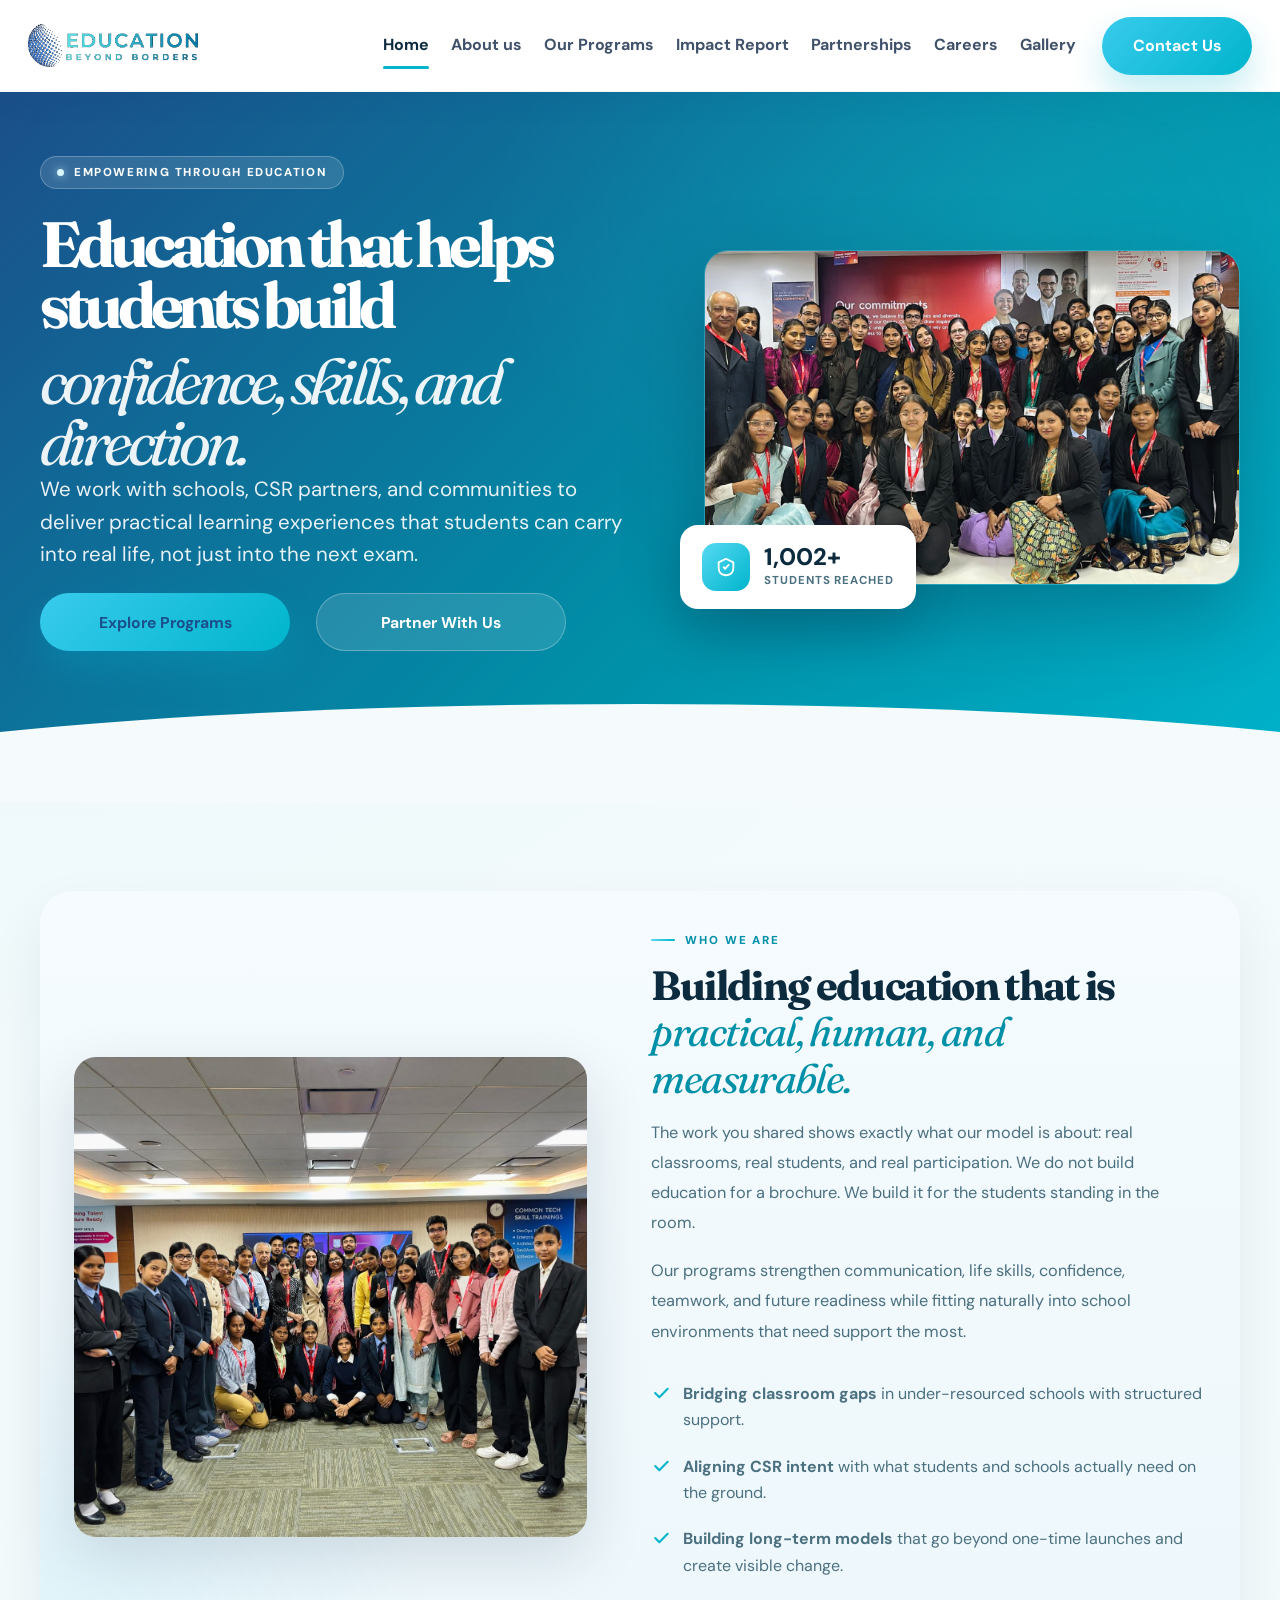
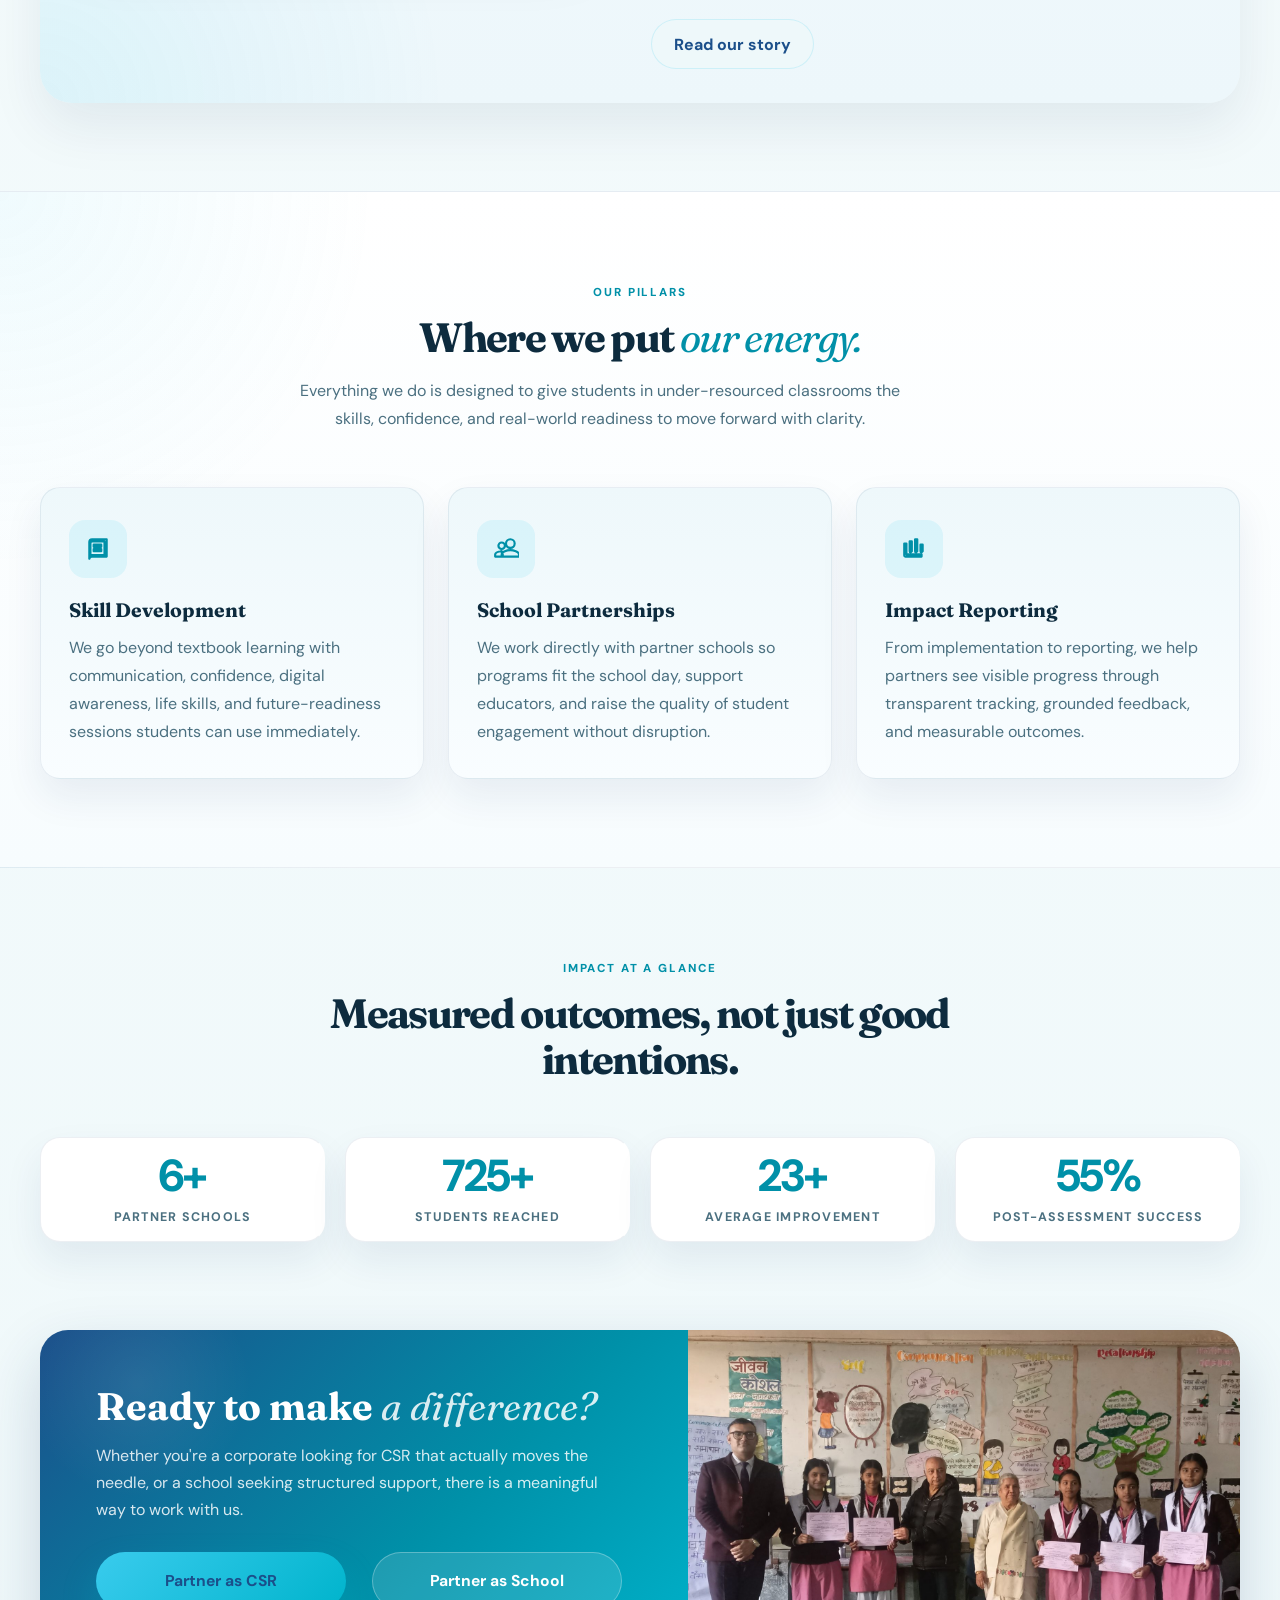
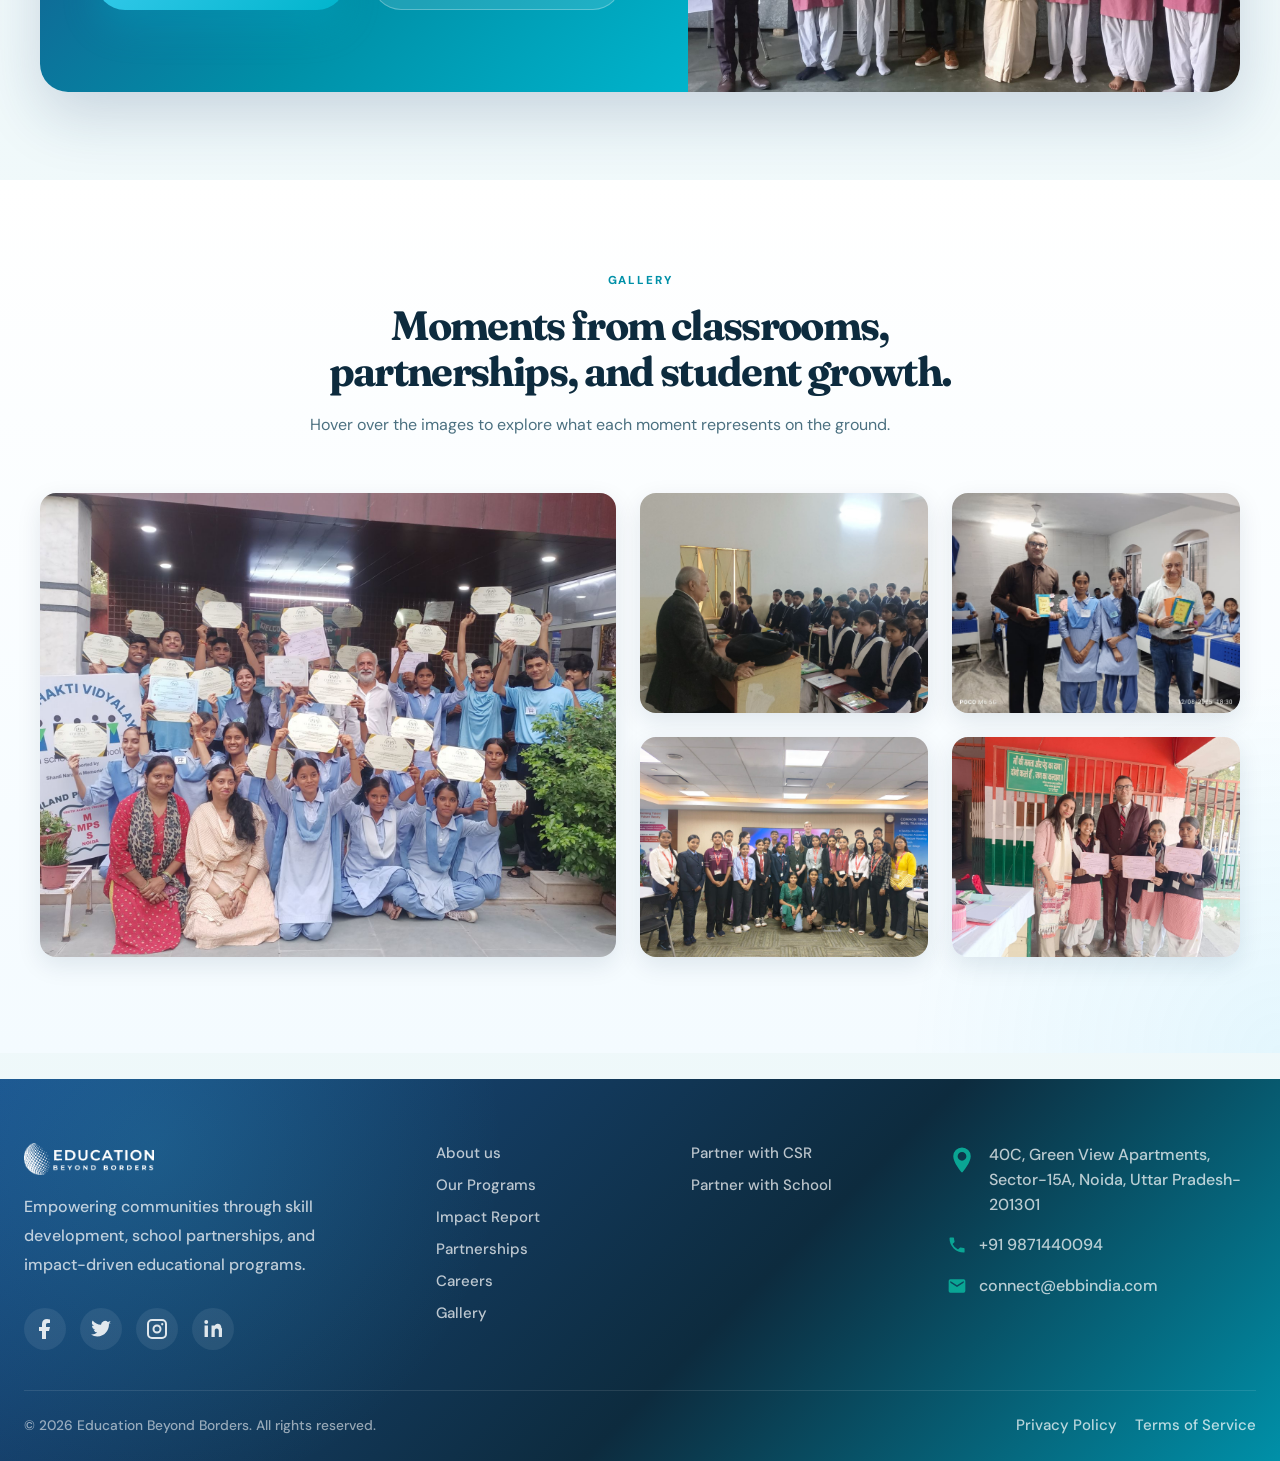
<file: index.html>
<!doctype html>
<html lang="en">
  <head>
    <meta charset="UTF-8" />
    <meta name="viewport" content="width=device-width, initial-scale=1.0" />
    <title>Education Beyond Borders</title>
    <link rel="preconnect" href="https://fonts.gstatic.com" crossorigin />
    <link
      href="https://fonts.googleapis.com/css2?family=Manrope:wght@400;500;600;700;800&display=swap"
      rel="stylesheet"
    />
    <link rel="stylesheet" href="./styles.css" />
  <style id="shared-footer-style">
  .footer {
    margin-top: 26px;
    padding: 64px 0 26px;
    background: radial-gradient(circle at 12% 18%, rgba(57, 203, 237, 0.16), transparent 30%), linear-gradient(135deg, #1b4f8a 0%, #0d2b3e 58%, #0090a8 100%);
    color: rgba(255, 255, 255, 0.78);
  }

  .footer__grid,
  .footer__bottom {
    width: min(1480px, calc(100vw - 48px));
    margin-left: auto;
    margin-right: auto;
  }

  .footer__grid {
    display: grid;
    grid-template-columns: 1.25fr 0.72fr 0.72fr 1.05fr;
    gap: 44px;
  }

  .brand--footer {
    align-items: flex-start;
  }

  .brand__logo--footer {
    width: auto;
  }

  .brand__logo-image--footer {
    width: 130px;
    max-height: 62px;
    object-fit: contain;
    filter: brightness(0) invert(1);
  }

  .footer__copy {
    max-width: 320px;
    margin-top: 18px;
    color: rgba(255, 255, 255, 0.72);
    font: 500 1rem/1.8 "DM Sans", "Manrope", sans-serif;
  }

  .footer .socials {
    display: flex;
    gap: 14px;
    margin-top: 28px;
  }

  .footer .socials a,
  .footer .socials a[aria-label] {
    width: 42px;
    height: 42px;
    display: grid;
    place-items: center;
    border: 0;
    border-radius: 50%;
    background: rgba(255, 255, 255, 0.08);
    color: rgba(255, 255, 255, 0.86);
    transition: transform 0.25s ease, background 0.25s ease, color 0.25s ease;
  }

  .footer .socials a:hover,
  .footer .socials a:focus-visible,
  .footer .socials a[aria-label]:hover,
  .footer .socials a[aria-label]:focus-visible {
    transform: translateY(-3px);
    background: #39cbed;
    color: #0d2b3e;
  }

  .footer .socials svg {
    width: 24px;
    height: 24px;
    fill: currentColor;
    stroke: none;
  }

  .footer__links {
    display: grid;
    align-content: start;
    gap: 12px;
  }

  .footer__links a,
  .footer__bottom a {
    color: rgba(255, 255, 255, 0.72);
    font: 500 0.94rem "DM Sans", "Manrope", sans-serif;
    text-decoration: none;
    transform: none;
  }

  .footer__links a:hover,
  .footer__bottom a:hover {
    color: #39cbed;
    transform: none;
  }

  .footer__contact {
    display: grid;
    align-content: start;
    gap: 16px;
  }

  .footer__contact-item {
    display: flex;
    align-items: flex-start;
    gap: 12px;
    color: rgba(255, 255, 255, 0.72);
  }

  .footer__contact-item img {
    display: block;
    width: 20px;
    height: 20px;
    flex: 0 0 20px;
    margin-top: 2px;
    filter: invert(67%) sepia(68%) saturate(594%) hue-rotate(143deg) brightness(97%) contrast(92%);
    opacity: 0.95;
  }

  .footer__contact-item span,
  .footer__contact-item a {
    display: block;
    color: rgba(255, 255, 255, 0.72);
    font: 500 1rem/1.55 "DM Sans", "Manrope", sans-serif;
    text-decoration: none;
  }

  .footer__contact-item a:hover {
    color: #39cbed;
  }

  .footer__bottom {
    display: flex;
    align-items: center;
    justify-content: space-between;
    gap: 24px;
    margin-top: 40px;
    padding-top: 24px;
    border-top: 1px solid rgba(255, 255, 255, 0.1);
    color: rgba(255, 255, 255, 0.56);
    font: 500 0.86rem "DM Sans", "Manrope", sans-serif;
  }

  .footer__bottom-links {
    display: flex;
    gap: 18px;
  }

  @media (max-width: 980px) {
    .footer__grid {
      grid-template-columns: 1fr;
      gap: 32px;
      width: min(1480px, calc(100vw - 36px));
    }

    .footer__bottom {
      width: min(1480px, calc(100vw - 36px));
      flex-direction: column;
      align-items: flex-start;
    }

    .footer__bottom-links {
      flex-wrap: wrap;
    }
  }
</style>
</head>
  <body>
    <div class="intro-loader" id="introLoader" aria-hidden="true">
      <div class="intro-loader__content">
        <div class="intro-loader__logo">
          <img
            class="brand__logo-image brand__logo-image--loader"
            src="./icons/loader-logo.png"
            alt="Education Beyond Borders logo"
          />
        </div>
      </div>
    </div>

    <div class="page-shell">
      <header class="topbar">
        <a class="brand" href="./index.html" aria-label="Go to home">
          <div class="brand__logo" aria-label="Education Beyond Borders">
            <img
              class="brand__logo-image"
              src="./icons/logo.png"
              alt="Education Beyond Borders logo"
            />
          </div>
        </a>

        <nav class="nav" aria-label="Main navigation">
          <a class="is-active" href="./index.html">Home</a>
          <a href="./about.html">About us</a>
          <a href="./programs.html">Our Programs</a>
          <a href="./report.html">Impact Report</a>
          <a href="./partnerships.html">Partnerships</a>
          <a href="./career.html">Careers</a>
          <a href="./gallery.html">Gallery</a>
        </nav>

        <a class="button button--primary button--small" href="./contact.html">Contact Us</a>

        <button class="menu-toggle" id="menuToggle" aria-label="Open menu">
          <span></span>
          <span></span>
          <span></span>
        </button>
      </header>

      <main>
        <section class="hero" id="home">
          <div class="hero-inner">
            <div class="hero-content">
              <div class="hero-pill">
                <span class="led"></span> Empowering Through Education
              </div>
              <h1>
                Education that helps students build
                <span class="italic">confidence, skills, and direction.</span>
              </h1>
              <p>
                We work with schools, CSR partners, and communities to deliver
                practical learning experiences that students can carry into real
                life, not just into the next exam.

              </p>
              <div class="hero-btns">
                <a href="./programs.html" class="btn-primary"
                  >Explore Programs</a
                >
                <a href="./partnerships.html" class="btn-outline"
                  >Partner With Us</a
                >
              </div>
            </div>
            <div class="hero-visual">
              <div class="hero-img-wrap">
                <!-- <img
                  src="MSWbKQoGeMmhZLcjyooLI0x0kpijWjxTRSo0MFK0krRJT2pG2gBjbXNtP7K5spAD7a9tp4pXNlFDGdtdC05sr200qAiO0I/+Fat/wDQh/8AVWcdqR/+K+oewjP/AOEWtN7Qxg6Tq3H/AN7RH86zftKoPZbUv/pqf/wi0R7JeCgDpTqCmhTyVoIocWnQKbQU6KCyJxkDqVPQ8UdNq2oTHLSW6kfy26/1zQiiu4pqTXTJbU+x/wCMvyMG9kA9EVV/QU20k7Z3XVyf/[base64]/Wu7faiySiMha9sp4JXQlFklEZCUoJ7U8EpQWiySgMhPalBKdC0sLSskojISlBPanwtKCUrJbRgJjypQTNPhPalBBTse0ZSOnUj5p1Up6NKY9o0kRINOrFyxxkKBk0/Eni9qIWMq0igAnCjn34FNEHwMRwMyFgmQDgn0oxbbDIuwhjyefKpI6eYrQKm4nvlOVBOeo6fWi0hQyMxEhHeNwf4scA1YomaWX6EXFbMR/dnHrjilm1PmKmXQspYs2AOBzgE+grzQDA8s/xYyAcU6KvUANBgK9qNNx/80dP/AJT1cCnJPFQmjQFe0emtmJstKDtUgg922PnmrLIniYefpV2Je05WuleRfcAxRjY+P52rxjoiJPDJkdHNdKcVbRisFWPximbaP+zRewI/M0eiZdfnTUQSGwaeeRIoItxeRzhVG4+dKgsZ7sVx4swyjjmNv0oG67Vdn7aJZFvviNz7NsAG7PyYg4oU9ttGQTCa2v4isZPjjU5HT+EnFRbQz0Cf/FbEjzYj/wAprrxfvH48z+tPWzQT3Wn3FrMk0LS+F16cjz9DT8kf72T/ADH9aSXBEA7muGL2o7u64Y6KCwDuvaudx7Uf3dKSHfkgqoUFmZiAFA6kk8AUqGRph9qQYeOlQeufaBpdjMbfR7b9rSLw85k7uBT7HGX+mB7mqy/b/tE7FgNNjH/draAj8Sc0hovzQ8U0YjnpVLt/tB1dWHxVhptynmFVoWP1BI/Kp/R+2Ol6ncpbTwzafPIdqCZg0bMegDjofmBSGSRipLR8dKkJIipIIwR1GKaaMY6UhWRzRUgx0aU54qN1vVbDQ0BvpC87DwWsWDI3uR/CPc0qGceLg8ULLHx0quz9sNTmc/C29tbp5Kyd4fqTS7btPf5xdwWsyHrtQo305xRQEsiorEEhiRkDFKaJycdKctLy0uArW7jexwFcYYH0p9onDfvDj2pDI9gEk2gbm9BQN6D8QjMMEHNS8gJb92AWFRt+jtIN4A9aaETGjSXEuphp4hGhEZQjz8YrS9g+Juseq/1qg2C4vIOPuiL/ANQrQwo+LvQPJk/Q032CGtlc2URtpJFIYxsrmyn8V7bRQFJX/rl2PST/AEqy2IP7Pt8+Skf+Y1WogTeXO4cmQH8hVn08f/DYP+P/[base64]/wDB9W//AERD+ZrNO0CbuzGqD/5AP4Otajryn9kav72Q/Ims01tc9mdU/wD0Un/[base64]/UUsRDFIkog4WuhaJ7vivCP2pWNRBwtd20QI/avbPalZJIH2V4LRGyvbKLJqNjAWvYNP7K9spWSURnbXcU6EpQWlZJRGgtKC04EpQSiyW0bC0sLTgWlBaLJKI2FparSwtLC0WPaNhaWqUsJTiriix7RKJT8cfNdjTmiYk5xipIhLg9BF46LSAfFOfIbGI+tejTDfWjVi/tUw6/uo/61YjPNklbzy42nYQzHkryPIflSrS22xqOoUYXHoPKnrOENtJ65NGW0e5V8sjP41euTny4sSlv4VI9c59KRJaDJwFCMviC8r19DUisWUQZPIxx5U41urSAAKB5jHT61Joq3UyN0i3K67p52/dkfBHAA7tvKpudWDHKg/WhtPiYarZlmRnDPuwMEDa3NSbL3kJPqxxj5kVPH0c/Vu5r7gCBZD8QGCDLAjr1/wDauFH6Zj/OjAhDSgfzL+lIKVaZQaOGZnAR4lPXJU4FZn2v14315Fbwndp0BIgUZHxDE+JyPTI49ufOr320uzY9m5ooz+/vmFvGB/KeXPy2gj61TY9Pjt1B2hpCckn+H2HtVOSXgshGyAidbhtlxpEsqkYzH1o21OqwIVttAkaEAqvfFWYAjBHy6VNJuB44HtRdurlwcmqbLdhC2Oui0uraO6tRYXMbDakoZUmwOAeOD6H3q7RSwX0C3lod0UpPHmrDqp9waH1DR7XXdLew1DDBx+7c/eibyYGoTsJHNp2pano90pjO3fHHu3LvjO1ypPOCpU1ZBlMlRYu6PpXu6NF7K9s4q0hYLFbtJIqKMsTgCss7f9rf2vNNoukyD9kwvtmlT/77dT6/92D0HmRn0rSu1M1xZ9ktcurIhbiKxkKseNoOASPcAnHvWGafYzXBWC1jyVXJJOAo9Sark6JRVg4QAYA4HArm2rCnZuTaDLc4bz2rxSj2UmZf3FyGbPR0x+dQ3os9ORXsAMB1z5USkGxVlcB4T97ByQPlVitexd80Z3y2y58zksKnNI+ztZpF+J1DxEdY48Y96e5MW1h/Yq9m1XQd1yTI9u/[base64]/u0SNfvHqcVP6TotrD41TJz1pbx7aKXcWd7Y20dxNbzRRSttErdM+XyqzaLMmpWfey/38Z2SL+h+tXG90+LUtCu9PlXwyQsF9Q2Mgj61nnZR3SaEkgM83cyr6+H+hFAiZaEKx2rionU0ZZ0yfMVZbhMEhRUDrEbLICxz0NSRFk9ZL/boT6rF/6xV+Qf2y9H/08/8AmqjwJi8j/wD1Q/8AMKvaD+3X/HRk/wDtU5dgjhFJxTpFc280hjeK5inNtexSAo2MXk/zX8wKs2nD/wCHRezuP/NVZ/8Avq4A67Y/0qz6XzpoP/zpB+YqQhzFGQD92KFI4oy3/[base64]/APVuf6UAWQnPWksOKqx+0zsSP/55n5Wsx/8AsUk/ab2KP/8AOZP/APhuP/7KdP6AWg+4ptlGaq7/AGm9jh93Urlx/hsJv6rTX/3TuyJ4Fxf/AD+Bk/0qNMZailJ2VVT9pvZMdJ9QP/8AoSf6U2ftP7Ljp+1WHtYtRTAtm0VzbVPb7VOzQ+5Z65L/AJLMD9WFMt9q2idY9G1wj/EkK/8A26Nr+gy67a5tqjf/AHVdPOdmgaq3zliH9a4v2owv/d9mtQOen9pio2S+gF5217bVMi+0V5WO3svcjHm96g/+zT69vS2d3Z8qfT48H/7FLax0ye11AdG1XP8A/RHj8azDVRu7Nap/+hP/AEP9K0SDUpNb7N6pdvYizBtSqL33eblIJB6DHQ1nuoAnsxqR/wDzCT/[base64]/mKHQZXn1xRkP/AFrcfumKMHj2IqyJnmStgOQT7/Q4NG26bW2Z+4AtC6euxwxByDxg9PI/[base64]/TNV3U7lraVo0KbYztO7kk+lWvttJE15osdvcIb23uwXhU+JYpUdSfbNVrVZGa/tJrNO6NpGVjljUZY5JVunUe+aolVlsbA7bUBIFbEbBjtJjJ/dseQGBHGR0IyKOutROlyKxtnmPHgyEH4n5VFwNdTXbx3kgmublk+IlKhTJhgecADnaOlTfbXSBJHMlpHL8ZHdZDxs39yykggdDhuPpUaLG2SGh67a6mzDuWhlx+7w6uqsPIsD1pVwF/6a2bxxr3xXxsf5HQg/mKjrS2v5ruC+a306ByqxN8NGyb19GXPLZ8+oo2yjuZ/tJnjkU93Y6eG3LkqTjAGfM+I8e1NFUronitc28U6RScVfRUVP7Ubg23YO8jXg3lxDbEj+Utub8kqh9kUURTcZZsc+1aB9qNlJddg7uSMMxtLmC4woySN20/[base64]/SoT7WIUbQ9L1uydmE8ggjVRkyB1JXAHnxjHvVssrM2enWVl/FBbxxkdMMAM/nmp+SiRnva5TeduDbKfDFbxI3thWdvyNVi5vJ5p5Hhumhiz+7jjTJx7nzqzaoyT9odfv4yQVle3+QGEz9cNQjR2YtomkZo3PBCdTUG+S6K4GOzd/fm7a0Vu+nm8MbkAE/MU/c9oNZs7qS3iXT4BA5RxNuOSOuTnFK7N3FrBrCSvKsaK2WZudo9zUz2gtdFvdRh1JJ4jHeDi4t5FkjkYddw8j86iPaSfZDW59VeazvbeGK72b4mgbckq+fyIqu2VrG+quI07thd7h54/m4q39nNHgtZlvVii7yMHMiKEzxwcDiq1pIP7XSbaAs6TSxg9SobBb8TimiDVElcFmkbwYGetVzV2RZx3j8ZHA5NTurXb2MIJA72Q4jX9TWfapdTSSMm8+JvHIc5+QqVkUi7aHqg1LVHiETR9wISSxznMgA4rTIlIvb4Hr4D/6qxH7Nv8A8q6kecd3b858+/FbkgzqGoc9O6/+1UrsSOba5tp3ZXiuKAGcVzFPbeCaRtpAUEri7kPrHHn54q0aTzpZ9rh/0Wqy+PjJBxzFH+lWfR8fASgdBcNj/[base64]/[base64]/A0MPpl9B/e6dJB1z3u1AMBm5yfRWx64IpyLTL6aYR2sENwCiyCW3uY3j2sxUHcDxyDTceo6lC6PFqM+9JjOpYK37w55ORz95uOnJpyG9v8AvWkN9MpZGQiILGME5OAoGOeeKg1IkgtNK1mQLGdPZNynYXkQ7jgkAYPJIBIHpz0qLuYbi0LRzpsfaGGGDAhuhBBIINGd/eO6mS/umZTlCZTlTz0x04Zh9aJli+IQyXU000p2qZHbJwOnWq26ZbCNlj0lO70jXoU6RWiIPpGao18uey+pDy+AlP8A5TV80YmSz7REjhon8/RcVR7tc9nb8ethL/8AuzWd9i+pk1v/AHa/5RRkPWg7b+7T/[base64]/1q1MxTiHCVdxIbIyc+9LeTjpwOR70zGQykKMc9V4/CkEyjk7AOoHnU7KNvI9prPJq9mWBGGdsZzjwEc1ZpVzEV9qrOmyO2q2Ktx4nJAP+Bqn5dSsIpu5lvrZJQcbGmUN+GalFnP1i9/4CSn75z08C4/E0krg0+jJLIHjkR0ZOCrA55rrJjmrVIx0UPtZb9z2iimQkfEdzKxxx4NykH8VqMu3ggt2klGcHCjOMn0q/a7p8d/pdwkkKySxxO0DeavjjB+eKyd7htS0iJpGBfehBxx4hj8qql2WwY3HqqRXBKW6SjdlnUnCn0qyX2uS6jYi9t4rf+wy5nitrnc7w4xvCEZBHXHPnVegDx/[base64]/XdPOp6NdWqLmbb3sGf+8XkD6jI+tZvpUUlt8TbTQSonelkiuIyrd26g8gjpncKy5U1KzViaaojr7SLtJ5FN3KqljtjSPwgUDdaa3dR2k4QteSiKMsM92AMs49wB+dWPUIrbT4I1t76+geQERW6XPhx5nxAlVFA2drb/HJJNqaz3RBRDLJk4PULVVsspDl72LSJxb6FIzi4t0vcy4MxTJQru9AQDx/NT2i9nLyUraR3VyrbwxLwxuFI+Yz9Ks2rWqXvZ/TJLbUDZ6tZwSxwbSA0q5AYH1U7R9RUf2Q1Kea7ktrrW7lJlXxRQRRJuHmd2CalYqCItBt7HVL240uV4Lq9uJLWBowqxxmKAbnRAMKTIGyR0xj1q0NwfvFscbj1OPM03Ha28NzbpbxqsVtbkRDlsd4xydx6k45PU5NPstWR+pRN+DOO09jJpd/qjGNhb39ys8Mp6MTkuPmD5VVrzvEnkLd4VyApUZ4NaJ9pds50Kzu1UlYLoq3P868fmKoFpOzzOCSCRxzxUJLknGXAVp3Z+/[base64]/drnoAOv51T7pS57yQ7QWJUevoBVr2hrdy//AGmSf1NVLUrhjKCoAYjA/wAIoXILhE/9m6j9samBnAit8f8A7cVt9oA2oar7PGPyasR+zID9q6qqspAitgSDnnv1863XT0B1HVeOsiH8iKmQHO6xXHjwKOWLJ5rjxgsBQAC0fhHvXBDRrxZfAHSvd1SAy6VQL9uP+xQn86suif8AUZh6XJ/9K1XrkFdSZfSHH4Mf96sWg82Vx6/ED/[base64]/[base64]/tNOjkls5JLctEBuL7SWXBfLEDJ4/Onb6y1+4SNX0uKQxWsgkjEiZljchTlMjb93oPME9aLQIhY2USsrBgVOGBU+E+h4pTspJAJ/[base64]//dtVx7JAmx1LPmk36LVUt03aZcL1zZyj/[base64]/Ojk4LqYnUhjwf+emKjegO4HaQOaLhl2AMXYKPfy8qsTMs4BsbYfG08846cfWlSSxwxmS4wIweu7k+2PWmFkB2qZAF6kE+XrVevL0yzEs7y+MiMEYwPYVbjW4warL6S47YZfarcXM4EcrW8Y8TCM7W29MZHPNQYjiPessMap3hUMUGCfM/nU1Y6dJKrT3OFLkbVz0FSNvaQKuBApUE4Lc81buS4RympTdsqUfe2kyz2FzLaz/[base64]/aPJLY6vpeoKu6K5ga3fJ/iQ5H4hj+FXx1qrfaTYfG9m7NAQsi6gpRj5EowqrKvaWY3TM5v4YNY1dbm2VZZWtMRpcZ2BkPI+uaL0nQ9K1nac6dDfg4kgk327xtjnz4+YqKsNR+H1BLe8Xu2ttyMAPPzqeZ45mSQW8NxI+MEAZOPestGqLsNvuz+maVp51K/js9S1GRO6srRriWd5W8kUAjjzJ6edRGn2Q0ztC1xcwwwy2kQEkNiG2iR/wCHJJJwB69aufZ25/ZtnLdXMNvbs/ghy4LE/PyHtVS0+xuO0Gq/[base64]/[base64]/gxWc342X8wGByKUSTLV9l6BNU1XGDmO2PT/wCetb3po/8Aiup/5k/Q1hP2W5Opapz1itc//txW76dxq+pD/wCmfyarEQ8knXMc5rtepgcxXsV2k7qXAGW3iFdXYL5RMD9GNWDs/wA2t1/9VD/5DUHfrjVj15ST/wBRH9anezv/AFa7Hnuiz/4CP6U0IMIoi16UywoizHBqUQY6B7V0Cl4rwFTI0JC10ClAUoLQMSF4pQXFKApSrk4pAA30jeC1jO1pRl2HVV9B86a12VLa1is4lUKoDkY6c8f1oW3unl1CaRXJ3uF9wM4GKjr+/F7d3uw8CVkDZ4OPCMfhn61z9Tk9rNGCNyHLaZdm7qTwKkre5jV/FnOMHFVWxuzHG0TrgofM4qQjvVLBQevkK5sOzpNWi3JMOsWMLxwacluNyHeQi+ZqsrcCPxZYsvpzmum+klLbwQp6ZzWpZWlRneBWSZxcSt3TBUA655NCT2oQPIWBYkeWAfah0vSkWAQD5j28801JeLg+ItwBjyFUypl8Ytfcctry50247yy/eRScNAxwN3rnyqxQy/CXUQbw21191W6xv6VUnkAkjAJG9sZHlU/[base64]/Dw0ce4Eg/eOc4YBjlsA8nPSpCI9powAttgRtDZqI4YSNowyAeWzGOemKjINeKICNGxcSJFDdE3QCPHGjouzAyrYc8nzFNWurtb3ZMWmqbUQQWawTXe7+zxqVYHC4Ltxk46ZHnUv9X/AGk2sXhjlpqOpX0lzb6fcOe8d7q5k7xI1U4KtIZMYUYOMj6USH7SXjMh1BAdxt1dryFBOzeLu0cD94fFnHlnyqNglWNr5P2dBJp98rRy2XflNqbtyhXAyCpA8sUqKa1VUhl0O3ktbe5NzZR/GOpgYgbgxx4wSobGBz7VKUZ+ERjsrkKMWt6lLYxXSXE8l+WSEO+0K0JYHdgeEqSx98k811Z+0lzdQoJ7g/G2vxaSrPtjMaDJJYL4SOAfM5Gc0qLXdaR4JFmhAWTvLiNWIW4bvjJ6ZT7xXzyOtM2up6pbNbpE8K2kMaIbUyNtk2q4yTjIzv6f4RUay/YT/wBL7RUT6vBaST/tuC3js4oZykl/ICiOgEfG05BDbQM4zTd1p2spJqlvdRuqW8cPxLyXDmKZXICDOPF1PywaFuPi7m1vLeT4VVu7W1tn2liQsJBBHucc0Zd3+rXUl4XuYDDcb9sDKxSEsyElfP8AgHB9TRty/[base64]/fqjK3K7MAnPlXLLT7s6xeakJe8luS7MsUbKAWxnkknHFWQX0cCxi+XTVl2gYvJI0z+Jz9aTWx2iUXuVML7JBRBeKrBg0TnI9SFqrWCg2jLjOYHHP8AkNXrSLdlvrtwkSxTRZj7hfARtUZH1FUvTE/dgH/u2/8ASapu2RMJtP7tPkKOg++KAs/[base64]/fMVzu3YxgH+U1FQMJoUkA4YAik4vsnHIm2k+UNBPalmPjpTyLkkU5spFikAumDivBOM0/IvJrgHFBYnwMlOM0krjyp8DiksMigmmNqPUUrFKAroWgkIC0rFK210DikSQkLSgtdApQFA0cApQFeAroFIkKUU4AK4opYFMQsDn9KdHX60haWoqSIMeTGR86IjxkZHnkUMo55olB05xUkyuSCozhvL5k0/DhM5BGBjHHBoWM4PiGeMGn4wAd2eSuM+vzqSZTKJ3UbhodNJjbHeSCPBUYUHJOOPbFD6JYRzyPMc4i8j/ABfM+QprXSVsIDnH9p6evgNFabtXR4RJuaJyXdccMfKtWN1A89rP/na+gVc6rptuAr3Suem5B4c/OnLS9tZ0U286yZby8qiLnXJEcxJYO8Y9EGD8qFhuY2ujIbV4JMg/dxT4M6bLUWjhzLdzJEh83bFOwatpcn7oXtq27w471eah+0ssKdndPnvYy8hcghTknPtUPpWp6CF/tOkwowIAaS23hvmcVFIk34Be1+ntp2oXUDHdFcxd5Cx9PTPrTekz95ZKByCgIzUn26ggbs3Z3Fi2YYboCNdxOxWBBUE+WccVV9CnKs0J6bvD7etTXKIVTJ/T+7lk7vADNnZkZyQOBVtlurLTNLaWVDujAyCMEt6Cqb3QYqu/[base64]/afeWDLbdqQbu04Avo0/exf51HDj3GD7GpqbK3A1Nk5xVW7dXdsba206OQPdpdxySovJiGxyN3oT5DrTfaj7SdI0lO60fbqt/JGHj7o/uY8/dMj/ntHPyzmqv2BifUuz+qS6jO8lzeajJLJcsOQ4VQGx6Anp6cUTe5UgitrtkX2k0Q3ii8tABcouGX/vR6fMVAaff3FhdosyOhQ8q642jz61okSN3z2t1H3dwgyyeTDyZfVTS/hLOTAu7eN8H+NN1Zba4ZfSfKKPDfXet6ibLRbGW5ldsBR/APUnoo+dah2V0JOymi30tzMk15IrT3U4BCgKp2ov8AhH5k5o/SpYIIDFbJHFH1KxqFH5UOlyde1xNKtedPsis+oSjpIwP7uIe2RuP+XFThyQlx2V3tV221TR7660q10u2S8hwTdyyMy924yrLH69QcnGVPWqDeG41SdbrVrue+uCcl53zj2C/dUewFW/7TpUft2hRR+7sEjlOOGYs5H5N+dVhogHKpwMcZqTsjEaVQMkefFKVM04EZcqw4610Cqy1Ho0G0jz8qe7npj5Uu2Qt6AeZPQAck1XtW7RF3VdPudkBDh1Aw0gxwc9VHXpQlYm0iyG1kXAKEcdSMU5bXVnpUyrf3bW/eg7Ffftb5AcZrOrfUG+KElwJZZIxlI2csuNpXOSfI4IpEVwyW7I1zMe8wJAXJ3DPv0qagQcrNbE9lqlvI2n3MU4Q7XC8Mpx5g8isy17dBfMSoYMOAeMYoO0uZra+d7GQx3G9e7MXGQc5BHoBRt7dprEUXeFEnZtyn+YY5/GltphdotH2RyCXUNRbA4jtdw9D8QK3uxydV1I+X7sD8DWCfZDG0GqavGwIOy2PP/wBZa36xGNQ1A/4k/SpCDhkV7PWvVygDuaaLAHFddgq5oc5JJNAFA1IAav7FJD/5qmOzRyt8CPKI/kahtT//ACtGP8DfmRUz2axuvh/[base64]/WbmKOCxuIbOJWILnq4B5+VSV3Nqy2qi11mwZ8eJZJEYkfIkn8MVRHEquzV6j+hNRiOSJcPiQdcdPpTYjYhtkxJzweTx/SqMmvapbXQttSVSrnCsmVBHkRn9KsVrqzS2YmjQgRR4fbyQacoUShKyVa1wMuSePX/WgJ8xs3cEjHk54oJO0NmYDPNI7xb9uY+QD55oiDtFoNwypFcPJLjwqIiMn05pLHLsHkijyymSfcyeFBk46GpTRr9Z3vrR+FkCsAfJgTiom51PS7ldlrKUmJHgbgtnyoHs1IbjVmXLYdM4+tW4YtSKcrUoGh9lXkZ7sOSU8G0+/IP6CrBVI0ftLp2i6fL+0J2a4mmaSK3hQySFOAOB05z1xSLvt9cJuMOimGMDiS/uliI+agMfpXQTVGDyXqvVmrfaTfwxM7aTa3OCfFBcMF+WSvJprT/tn0l7jutY0y905N20zjEyJ89vP4A07QjT69UNa9q+z12u621vTpAF3nFynC+vWjtP1TT9SVm06+tbsJ94wTK+354PFMAqvYrteoEJNcpWK4aYjy9awyKym/a2uQqNpOpXLLu8IYd6/[base64]/pXMyaxxlSRrhpVJW2Yn2W1fXOykhvtElzE3EtnKCYpB1OR5H3GD+daH2S1zTe0UedOLR3CKe+s3bLx8HJB/iX3H1AqauE3nc8MZOcg7BVG7XdnS06ano4+B1KNiY5YG7sMfTjoTzz+NPFq1J01Q56VxVxZmFl/dLUnbjxVHxDBwVKsCQysMEHPIPvUja/erox6KIBgGMU8vWmxxTyYxTL0hSirb9mmgW2t63c3GpKkljpiJI0b/[base64]/s61WLtLp/bhrXwyX9w8kcLHxL3kZCg/[base64]/DMBchjbyhPvFCF+eKufbGJ7/sd2du9PjabTYVR5Y4lL7R3eFYgeSnIPoT7UkWZptUk6sidb7PWlhpB1fSdfttQsVcI4Zk3ZP8AKy8E852kdOc09p3ZFX0uPVe0OrppNpKAY0baGIPTcz8Akc7cZ9/[base64]/Lfns5J2CjuILe60bXobjTpCTNcShSI0AJLKVwDyMYPTPXihNQ7G2b6HPq3ZzWzqa2wZpEJRg4UZYKVxhgOQDnP1zUho6/8A+MO0irkAPPwP8ik/1/GnPs+UG07SJxju0/8A3b0cD35EnLd0yF0XsZBq3ZqPWH1c2YaRzIZFUxRxI5UnJ88DPXGTRUn2e2OoW9te9ne0Cz2LOVuJpyrhVAO5lK45GPun168U9aDd9im1gCO9XI8iPiRTnZcZ+zftWo45uOQOuYFpcdUN5MnMlLzRHT9h9KvNGuL/ALK6++oy2obvI2KMkhAyVG0AqSOh5FB6bpL3X2aTXb65fW2nm8HeWihDCFMyqScjdjBLEZxnyqyfZTGputbUYw0NuDj/APWCgdCUN9jl8OuJWP4SKaSqr+wlKc03Bu6aJ7XdE0G57JaNY3+ufC6dbNH8NdiRB32I2UckY5Uk8VWdB7I2V72Rttbu9Wls/E7TuwTu1jSRlOARnJAHn1PSpnXbeW6+zzs6baGSfungZ+5QuVHdspOB7kD600ED/Y/CByO/H1/tdEqbfHgjjcowW2XcqFL2L02/tbfUNB11msdx+Ikn2ttQZyQQBgjHRuPw54/Z3Sb/AEe4v+y2qy3j2wJZJGDK+Bkr90EEjoelOaEufs97TKD/AB3HPr+6U0T9my/vtaAHJSDj/wDaVFKL4rsk55IqT3fKyH0HRoNQ06XVtTvvgtKi6yggM+OvJGAM8eZJ4GKJvdK7Oz2FxdaRrht5LdBI637lEK+RO8BgD/MOPnVD1L7Rr2z0OHs3o1vad1ax91Ndyxd43e5JJjXOOM9SDznFZ+6iVi8797Ixy0khLMT65NSjjVdFOTVT3Np+fwNSse1HY+4s2W91bUIblnIR4rVmREwMMw28856VadL07sj2mtpU7L9oHlvkXIEshyT/AIo2UHHuAKw0H91iYZJHhzjKnyOfT2pCxeFJzslCNktGdrR+nvUvTjXRX/VZbvcfRf2axWqR3paR01XPd3lsx/uwruF8vPxc1A6foWk6p2gt9P0HUZn05LQzTyE5bIbaFXIGM5HOOMVnXYrt/r3Zu+m7sHU7Z+JLa5cmQAZI2yckdT1yOat/Ye/uNXcz9lhJDqNjHmWC5IwUJ+5no6kr7YIHIqDjSSqzRizbpzkpU3/P/wAJfU4+yS297Hpd5eRalaMUEMneN3rg4xtfy9xjHX5xIXIBq+WCv2piuLftH2eezljQbbrG055+6SNwI6+Y96odoS1shYhiR9719/r1qnKqpm/R5LTi7tfbYy689KRt5p+RaQq5dV9TiqDpRGgvUGkkU/jg0gigsQ2BSsUrFexQTQgCuhaViuigkhOK6BxXsUoUrJHAKWBXsUpRSGdUc04OlJFKHNOxUKXpTi0gClqKaYqHUFPpQymiEPrTTIND6ZFOhvWh1NOq2alZU0Na1G02nbl/7MggfUg0Ro+74CJQcbVAIrqmOQNDP/dyYyemCORSoEFuu0E5/pV8J3Gjg6zA4ZXLww821sYmllHC8s+TUQoE4lNskjbWxux4R717U76PAtWmWNCA0m5sZHkKEZreUKUBZQfAURyMjzGBU7MnBcWhiPZ/vbuFpI7dSzFFyffA9Ki+z9raXT74JCEb7mx2ANJ0i60wRp+0p3XajbJX7xU2n1zx69ajNPn/AGPrDwxSpJaOd0LowKmk+FYRp2gvt3DFbaGsewKGuVwB6jJzWb20/cTrJzt3ZOKv32oXHe6BYtn+9vFAx6bWJ/Ss8IGOKth8pVLsusM9lfWwmidJIl4ZgOUIHII8jVT1DWn1GEwRWq29sSCMnLsB0z5D5ULBcT2xm+GkKd7GY5MD7yn+vvTQGAB6U6InjSa6TxST1oA8cUkHacgAn3GaUelJIoASqAEnHJOSfWrx9msoNjqNoSSyXPeYPowH+lUoVZvs6crrl5EpI7y3VvqGx/WnHsjLovMyxXAgs7hT3zM7wXHnCBj8VJOCOnn1pvU7Y2hjaRkkjc7VkQcbh1BHkf1p827fErcY3BY9rLjnz6fjRUtrFfWj2/g2TDwSqvKsPun/AJ96lPGpIhCdFdv71obKXus8Lnjz9qsnZDZpWpTaFhCGhExlHDPMABLn16jHoBUFodr8VI897GwitX2sg6GUHkfIHHzNSKpMl6upgEvBL3rEeYY4YD5gmo44OrZOcrdFJ7f+PttcRrwY4l3EebEZ/TFQ+MjOepAzRWvzG67XatcODhrplx/hAAFMumIFyc1GQ49C2b914uccUhVG0Y486WcPahhjIYZrqAeEMcL096gkTsiu1lw1vpkVhE2JLs7pMde5Xk/icD6GqtbWhvLkqsoWacKyx92QgPQDJ9BjnpRGvXCXOqXE5LCTO0AHJEajGT6Zq39jrCbRbWLV30/43VHiURJM+2K1UgMuQOrEYOPIcnripN7UKK3SG7H7Mr0Tql8/dQg+OfeoBHmAOv5VM3PYnQ7VcWtsLmQjDLK7eL60TpvbvUJbkrrGi6c4kbaDGHVyc+ZJOalNf1vWbRWh0+wtrFnQgMTvdTnr6VinKTfzG2EY18pRtQ7CvKk01k6wTrGxjt1ydx/l3H2qkXKNbXXdyKyGNQjIVwRj2rSbXTNcnDXN72hvC4O4qx3fUZ4H0qM7T6Rc6n3l7GRK0aAAsoBmUdScfxD18xVuPLXDdlOTEpK0qBvs01QWmsvFKx/fPbhZCeirJzn25/KvorTChu77u/5wScYyea+R7Wd7a4EkB8YIAA5Bzx08819G/Ztrd1qkd60iQyQExtDLFIxJGCpBVvEpBXkEnGfStPkyl7rhOFroHFRfaTX9M7N6W9/q9wIYQdqKBl5GPRUHmT/ucDJoALOXPH4V3uj5sB7E18+dqPtO7Ra5LLFps7aRp58KRwEd8w9Wk6g+y4x6nrVHnhE0rSXTmeU/eeQs7H6k0UBvGo5Go224clOn/CpqX7Mf3l56GCP/ANZqJvyHvrKQcZjXj5otS3ZoES3A/wDzZP8A1mmIlXHNEWP8VMuPFT1iOWqUewDMV7FKxXsVIRwUoV4V0daAOV1RuyPUEV2ujg0n0Bh3ZOS37OXlk9+uNtw9pKWXmPecc/JlWpTtHHIdZlVZDJNuQkqOSTnke+OtSfbjSY49dlgjhBGpqt3Bxx38RBdf+IbT88+tVyG8ka7e8YnfKd/upNcydxTj9GdGPvamiD1XSb43strPqaJakhljfcEkY87WxyB19qQbG9V47eXUNNh0/OWt47Ncj1x4DuP1q7IsWqEGUrll2kt1wK9/0YZOUvQiZzgRKWH14/SlHK0qLPSRSE06+ZJbW1uoRanJVJmYgAdCqkZU/I4rRuyWlSz6XdIGERQgcDJ4H50Euk2+nGJmlG6R8d5K2Wb2A/0q49n1Swt55DIrRvghVXmoOe50OUdsbRid3bX41G8it7KV1VzvVX2I5z97FE2Wp6hpilZtKvQhbJmgto5Av0JP6irtrenwPeIzS26TTM2I2Yjfn09/aom47PXMMhdC6epUB/8AepRyrpoXpvwyAl7QNLP8PewKxRsRzJCYyT1wyEnafcHFWrsi8Mur3M8ZLIICw45wTk/oaiG0uRGT4mdu6BICKgTH086lezu23v8AUIUdUSW2ZBI2Bgt4R+pNXRkm+CrJFpEBddpJJr2fuS8LOQyxxhVZVbkLvP3Rgjn3oOfUDuHeOqMOiRjLD3LNnJ/AVVbvUnvr65uYGYRMwVG6EooCg+2Qua5bXCRnl8jz2j9fWtCjwY21fBcYsyx96h8Y6SMxkZfoP9ar+r96krB7py/mndgYH61L9n4Nf1g91oOkvIM/380wiTPv5n8aktR7DdtGXdcJo+PSMZK/XrUd8Y9slsk+inaDBdz6hFa6e4Mk0gwrrlGPofTPSpO31W/7OTW2oaRczJ3hO0TDIRgcNGw9MjHXkUfo3ZrtHY6rBdRCOJoHVwytlWwfSl9ttP8Agrq+Gxfh7q4a4jKf9mzckfKks0XOkxvDJRtm3di+0lv2r7Pwapbr3bsTHPDuyYpV+8ufzHqCDU7Xz79ivaH9k9qm0qaTFpqq4UHos6jKn/iGR7nbX0FV5UerldrlAjwrIbTWLnTtZ14RrHIg1SfKsuON54zWvCsvezt57/[base64]/e2lUjA+eM1ucE1zOvwG0juE8c27wgY6H3rDOwlgmla1B/0gRrNLCUSz2TxubmZlBKlYwpJQEAlulXHWO0r9pjLaaVcSWOj93vn1B50iBYNgrIHGcD04zmudk5dl2PhF6j0/wDtCssq78ZA9f8AakzQShmVl8XNYxef9EZJGhl7W65Pc7uHtk7yLPrgqvHyqzdhbu8t7o2Nlfx39sx/dGV+7k4GTlHORWLJhUVZqx5G3RdZoZEVcYbA61A6onfq8TcDaSPY0NrHbPVbPUZtP0rRXvbxD9zaxHrkY6/Sop+3V0HEXa/s7d6WreGO5ETqgPluDD+tKGJtWiTypcFL7ZWa22tpKgAF1AHbB/jXgn6jBoC261LduZVlvtPkjZXjaJ3Vl9MgVE233q62G9isy8b3QaPKnl+7TWKfjFWFyG7y6FnaPKNplPhjDeZqFtrPUdWnkSwgkuSG/[base64]/D7KnhjCSfaLt2f1m+7OC8GnLBL8WqiU3IZiNu7kYIyTuJOaCtYxDBHEuSEUKM+eKVKuyRlPUV1asN0YRXKHQMjmpPQdc1XQWZNNkie2kbc1tOpKAnqVIIKk+fl7ZqNkXuYu8nZYk/mkYKD+NLQodoWaFmb7qrIpLefHPNApbJKmTGs9qNZ1m3a0uXtre2biSO2U5kHozMenyx86TovaPV9CgFtZSQz2o+7BcqSI/ZWBBA9jnHlUYpHI6GlLtbOCCR1qLbF6WPbVEhrGvarrqCK/lijtgQ3w1upCsR03EklsHnHA4HFMrqF6dCGiboPgA+8fuz3me87z72cfe9qFxXRkDFLkaxwSpIIt9RvLTSb3SYXi+EvCxl3RkuNyhTg544Hoa7peqX2kC7/Z7QgXQAl72LceAQMcj1PrQx/OuEgDPlSuiSxxroXHf3sOgfsJZIjYbg20x+P74f72fUelctdTv7LTb7TrWSJbS93d8rxbm8ShTg544A8jTOQw4IPuDSHKqCSQBULZJY4dUF6Rqt/oks8mlyxxmdFWTvIt+QucY5H8x/Gm7O7vLbRJtFimQWExJkUx5bJIJw2eOnpQ8ZVjwQaeQEUrZNwhdtEto2v6to8DWtjPC1sWJSK4iLd0ScnaQQcZ8jmh47y9XRRozTKbDdvKd2NxO/f97/NzQqmnGkRcb2C59TStiWOF3QZaXt5b2N1YQSqtpdbu+Qxgk7lCnB8uAKD1HtNP2O06a8tJkSe6xHHCyBjKy5wR6Absk07GwYeEg4qg/aW+e0lqrZASwj+XLMSanj5kUapqGN0uyqQLsCqx4A8Rqe03spq9/D3kcOxG/n4H1qzdlOxttd21reSTXD3DBZoU47tPMEjHOa0jTbO1VEjFxbyOgw6q46+/NLLnkuIGPFgj/eY9P2O1bAaZ412DapHSg73s1q1l3QeIh5SRGqrlm4z1FfQIsFURNHbgEHJx1FDapoEEsEuSoYnccD94v+U9RVcc2XtlksOLwfM6zujBhkMR8ifL/arD2I1V9L7X2NxFcvZ790XeRAHO4cKQeCpbHXp1qy/[base64]/cc/[base64]/wC2t5Ix8xhh+a1ELRWlTfC6zp1weiXMYOfQnafyNCdMUlwzZpMOEmXBWRQRimreN5ZxbweGSU/eA+76t/z/AFpdoudOlQYBtZSpGP4T/wC1EaNGDrHiAI7lj0/yirmUCrhLaIPZxnbGsi5JH3m5YkkdSfOhLltivGXwjuB8h1P/AD/7U7vXY/eLuV2AwcHHWortNN8JpF5KODFbSkNn+IrhfrkipN0hrlmXxStdyTXbctcTPLnPqxI/[base64]/iLsYihRWy0jHooxVWV00XYF7WQWhaTcvNHq3aeC3tlVEbvJYu6dHzySBwVJwBkA9Tin9XgS+vppdNure7MYAdY2BdF8zt6nrnOKr3bqFNYWx/a2u26Q25Mk8E74haQ9dpBy+Bx0x79ar7S6FZLa3ET20Ygb9zewxTwSO4HKmUex8weKzzimaIykiw3P2f3Us1tcsba8giGSy3bI1wC27MmUJPkMKQMCvR6TLo0CwzXE0wwzL3p3bR/KG8/rR+mdrYra3WWBh8OBl4RL3qbfNkcc5/wnmm9V1FmvwN5ZG8S48h1z9aplKT4ZNRiraMVuxG7SSRKI1YnC54Fbt9gfey6brNzM5fvLmPBznnulJP1yM/Ks50zs5ZazDezWkQXaJZ40muTEjR7iAMAZPmOK2r7KO6/[base64]/QKm+zwAuZR6236P/vUPdcnTn9Qv/pIqZ7Pf9akH/wCbtj6MK2GIlHHNO2X3mpEg5NLs/vmnHsA4dK9Xa9UxHAa6K5XQKAFAV2uClUgK19oWl/tHs3NNGjNc2X7+Ip97A+8Bjnpnp5gVmlsI7mGK4jkLxElVcnO7z61uS1k3bOBNP7V3NvFEkUM0Mc8aRqFHmrcD3Xn51j1MONyNWnnztI2xkFvLIGcEHqOmKd1TtSbePCZLYwAOpP8AWo24HeSbEbB9qBgiS3kuL686xEd2MdPU/OskUmdDdSJbTtck7Nn9sdobeS4nuz3MRAyLRQM4x6nPJ9sVOaH2rgvtNZbdu8j387vCfkaAbUdMv7EQXd1Y/D4xiWZQSfXHrVUuNGtoZXew1BJYcdIZgx+uOtWqKa5Kd/JdNQ7TaMTNZanatcxSx7DCibuc8EH+EjyPlUPoXaK7tCllel5kz/Z5pR4pE9D6sPOomyWOFFWeaNH9Gcbm96Iudl1bTxA7ZEXvIXX1HpSceKonGZYNbuIrmyFza+Epy6jrioKe5+D0rUL+cHdHaSNGW6bz4Vz9Woe2u5XjRpQcMBnzoftXLPcwWmh2kLSXGosDnP3FV8/mR+VSxqnyV5XS4KGHMUSxnJIAAUdTVw7Ldjb68uVm1KGSKMAMIh12+/oTV47OdhdO0cd/KgMyjPeuNxHyz0omftC9lcNa2V9pWmRMwHfzoZ5nPqEz19uajPVPJ7YEIadQ5n2WPR7Z7aDuLNDbxr5BMhR7Uq6vruOTY53oB97HJqv6v2j7VaQEeJtL1iB1z3clu9lOfXaGwG+nPtXNE7Z6dr26CNJrS/Ay9ncryMddrefy4NZ54pJWnZdDIm+US7XO/[base64]/ryyvg/GHGOCPCtQm65L9NG5NIhMTLjvN/TzOadKowypI+dTS6USvhlXHkZB/pQ02nGMAsoA/mVsqaI5os1SwSXJHpuDEJKF9yafX4qM/[base64]/[base64]/cpotzOjLmV/hVOPvEujfkqNVVtucVuwS3QsqcUpUGgUREOaZAp6A4cVcWJDOlEJ2q0wNKkIacGSRzwm0nJP0xWldo7XXtVurmLTNbWwgt422xxwyq8o5BbcAcZIIBOMY6edUHsPHeXHa94LKC0ubiBmmJumIjRUbIJwCfvFDgdcdauNxpVzb250+/[base64]/xEHw4C7ueuKlGfuK2pU0E9mbezl7Bx61rF9csIQsMaWmwscllVXL9CMDnI4+dQeva/DbiCPs61ztZf3lzehC0jeqIPuLnPUkn6c12HU7hezw0qKUi2urpru4jA+8RgIPpgnHy9KPGl3Oq3MUVlEdqKqM+CQD5CtDaXLI+pkl7UwRY0ucz30jXEhGe9lcsSfQ5qQh0wydm7rVyAskdzHHFs8PkS2MfSrXZ/Z1MYI2uL07eOEQH5+dSt1oQi0qTSo1kEe/fkjpxjNZpamN8E46eVclL0DtLHbyiPtK95cWG3AuLYKZ4jn+Ldwy4+orRrbT7K+stKuojOdKWylfvxLFGR++wneSH1GemTkVlur6JeaXIwmQtb45k24259fSi/[base64]/tYrTUJba3uFuoobqJUlAHjBZTg+WRnB+VFW15ewXct5b6hPFdTYEsgIPeYGBkEEHHlxxTUi96ztLI7yO29nY5Zm65z60NrwhQhkTe52S+o6LaalrWqw2XxtncwXcRkknVe4cSMAdoA465HPNF6doml2faSw+Fvd0qXM1u9vLKJTIBE/i4UbSCOnTFQV9dXl9B3N/f3M8Ibfsd8DPXJwB06j0p2a61V1tbi6udSMcTBraeVWChsEZDYAJIJGTnIJ9aW5fQr9LJVbh/TdCgudD07UL+4ZY7bSbcGFpBACzO3LOFJAGPQ5NcGhaY81w1pqcr2emys2oO58Xc7C6leOuQUP40P8Vf/ABvxa6jdCfaVDh+dpOSOmCM8022+RpnmleR5wBK7sSZACDhvXkD8Ki5r6FsceT/cSF3oem2+ktMbyRLhrQXkcjyFgd3IQoFxt8t2c55pjRFgMGuLdW006NpEjd3G2GKjqBwfF0wfLFNiW6S1+DF3cC1z/cCQ7MemPT26V6B5raYT280kMqgjfGcHB6iouStNIksc3Bxb7JPU7SG/e5W1huF1KLTradXEg2OT4dm3y+f+nOWfbBZQ2/bKG1tdqs1jEjgzmTa25l5JAA4xkDitBjhu54pJYkv5U2CKSaNXIKL/AAlh5DH0qj/aXp99qepWeolri6iTTv3kjncAEk55+Tg1ZGavlUZc+KWyk7o9LFqeo20NmL630DSrNO5U3N3te4kXwknaCT0OB0GDUVolrLHqES6HcyzM52hNzBZBnnllAxnzzWhT9ktN1BYisEUciM6p3YAZQWJxtPBHiNFDsnY6DatdFZmnhjZ7a0GGy3B8KKvGTjJqPqxqqK/Sd3ZD6R22vr6T9iW5uhqWGTujCQQVyCd+TgcdTwKrFrcdoNQ1Zl0/VRb3W8qiC5QMDnzyfE3HStRXRU07QNHuY7Qm6snzcyKuWmSQETc9Ty2/H+GojX+w1tc7ruLY0PeGfKRHY74AO4qQ3OB5kfKiDiuRyhJ9sp+vatqM2j6po3ae3FpqXw/e282zYLkKwYjA43YHBHBoT7Kfh5u0N/[base64]/XoOuM/WrJe9n9Kghe/OmyNFFp9zK9vvmiUvGV2/ewwJG4Z8+uKp4REA2EqQcqysQVPXII5z712SWSQM815dTA53b7h2zng5BPPlUI5IpdGjLp8k5JqdJLnssU+j2IsH1Gy0h7+WWwtp00sXDEJ3hYOQfvEYH6/SM7aZTtBJvU26/CWwcE7jEPEDz54GfwoSeGSyu2inea2uoFEf98VdVxkKCD93noOKHYxjKvJubbg733HA+ZziieVNVVDwaeSnvcr4/nkven6cLK91K2t9Ga0tU+HSK/W4YtcqXUnnPXk8jpULqEOhb9S1ieMRi0uJrKe1Zie8nMmElJJyfCSx+XtUFaQNezQ2drJJK7Hu4ohcNgeeAM4A4z9KHV7fJDsu/[base64]/f1ZruoSm07M3Qh0621H4W3sp5Y5cvujC8tyfIISMe/WorX7Cw022ijse6k/aV38ZA4HMNsEBCj0BZvwPtWcWGma7rhSV7u5CyOA/dkRqoyARgei549qkLvTe11ndTNb3164g2wxRvKJ9kY+6CrD0wePerJ49yaMuHVrFNPmr/P+MsWK6BVUs+2UlvcC27QW0aMDte5t1wU92Tofp+FW4LlVdCGjcBkdTlWU9CD5isM8codnodNq8WoVwf4HAKUBXOldGarNVHR0rorgFeosVCxTqmmKcQ8UA0PKacDChwRjk4o/TtLu7+F7iHuo4FyO9lJAbHXaACTU4pydJGfLkhijum6Q9pllJqE7pF9yPBkb9B8zQdhdi8XvjGYtpMfdk/cIJyPnVt0m1FhZrbqwkO4u8oGN5PmPkMCovtBpHcySaxZL+6c5vIh5N/3g/r+PrWv0Nsb8nmtTrnmyOKft8ARiDrwOaYewkkj3xEYzg0XbSAypnpRDrLbzMqgsjnIquqKUxqHSTawi4G0yLgjI6n0+VVLtH2Zjis5tZ0CIrbxZN9p4OTb+rx+ZTqSvlzjjir7I7SWrQyA/vBgYOMUnSJyLx45VQX6rsLkAC5Xrhx6+/zq/E/BTk+pjm/cgIIIPIIrma1HWPs30OWQvYteab3niUQMGj58tjZA+hFU/tB2I1XR4JLq0lGpWsY3SbI9k0a+ZKc7gPb8KvorU10VyvZxTccqyIGQ5UjIIrvNIkeLZrleHnXsUAer1dxXKTYHRSZ8mFtp8WMj5+X50sCuEcVEDauzV0t93Mw/u9RskkHP8RAP65FFaapj1SEeZicDjr0/08qqn2d3vednrfcwMml3ZiPPPdHxD8iR9Kutygjv0kx915VOBxgrmtK5M4DdAd5JjGO96fP/AF/54xVX+0K4CaH3RbBuZo4yM8gA7j9PD+dWq8JLM5HJdDxk9f1/Sst+1zWQL+z0eAgPFGZpnznG/gD54BNKb4HDsiH1CVLOa5tGVIY3CPMWB3Mf4VX+tR1rNeX16Jrm8k+FjYd6EJUEkdAB7U0yKmgARgFBPncV8RzwOSePp+NGWojt9GuO+kKOGWRQvPkRz+VU2kXK2Q+p3hmuWVSQi+FQTkYphYJHUlFVj/L6/Km0ZpLjbHyGPTFSCvDErCN8HOdwYHYff2qQjui6k2n3sF4AXWAFc/xIDwfmOTxVzRrqeW0tdPe3kSZDJDM3G/dwSD5cZHqBmqF8QXvlBiVZmbZIg+6x9vY/rVj0q8+BdFC7rdX3oGzlM9fpVGWDfK7LsWSuH0WnsnoFvod5e6p2vhsr3U2INsGYyxW6DPRcdc4xxwB1HNWp+2810yxL8CzHlRLbMQD8t9V2HVdERO+u54poPKNn5+VAv2602GUhLO2jg/hCKoIHzqhyyPhGhRxLlg91oFi+rX2ofESRfEszy29kNkIJHJCnPOeetKRbaG0Mrszd1Dhdx5wFwM/[base64]/O0d1/zINy/morBYg8XZzRJ2sDNBJbETzmPdtwzBQB58e+Knk6Fh7bL6ftX7P3E5txa3jRL0nKBR+Gc1PWus6ZdwJPE+EcZAIrHLuO41lRHpWhSQlMBCHBebnyAGB+NbF9nHZmOy7LxJqaNLcvK7kbvuDOAv0xWTLjU+jTCbj30MXAPc6ccdDj/ANQqX0HjUNvrDJ+oqKlA+EsNp4EpHy8TipbQ/wD8op/klH6VvMBLyDml2v3zXJRzXbbh6a7AOFerw6UqpiE4ror1dAoA6OldrgBPSobWO0+kaRO9rdXavepC03wsZy+0Y5I8s5GM9fxqLaXZOEJZJKMVbYntR2w0PsrBv1e8CzMm6O2iG+aQey+mR1OB71j/AGi7VydqLmPtAuntaWsJNmEZ97Mp8Qc46c+XPzqM+0K5udduU1+cAFR3E8S8iGPdmP8ANiCfUj1rnZSEXHZrVEfaY4rsb/[base64]/uDIh9S+6ojV5ViCIORu6/[base64]/DnB/CrBpdrKk0bGGK2tkztXIzx0AA6VplOU5KJSoxjFuq+8xr7Tbq6se0X7Mt72W1gWJZd0Z2dSRyf+Goe1keILJddpNQjkXhmSYMFHyI5HyzWh9utIuL/WLfU9OVGm+HlhAddyyrknaw+RP51nnwoGmPo37PezE06ySM6s/K5wEY5wBk/jVuKcdtEJQldsrPadX/AG3dRXDK7qUVnXgSdDn2JBr7ARQihVGABgD0r5A11NvaW7jl5C3SoefIbR+lfX4rbH5UYn8zO16vV6mB6s5ltrR9e1oSygObrJB8vAtaNWeXyMvaHW9rZxPGdmR5xIaryQ3KjRpp7JNkgipbRDksp6cZFD3Dw7gVt2mLdQqHHHrUdFNdQ6lMqF2MdkZVhRsbiuW/E4xTnZjXJdc0vT7/AOKhtJ77vBHaTS5ZyhIbYCMsOKz/ANM1zZs/qU3QjtBf2mn6NPqVzbL4GEcMbKqFpDnaN2eF45PpVE7Q9oru3dA2k2sExZZCl0e+WQjOCAH8IHkce9XHt/aS3b6Zbyn+ywxy3kqWyIzl1I6hui4yMj1rHry+F/dSzDOXJIRpNxHPHsa0wWyJhz5HOVElDq+pNKtxNezuImCpcHlogRjBPXGCRzkHzoyzs47WC5N/aSSRKrbZEBJAYZB48s/h8qA0qzuWuAlu00DyDGUTcrD3HpV403s/cJbKlrcNbTPnBTLLn2BPh+VVzypCjjb8FYhj0yfv7mCRmSPY6FjjJKkMCPMA8Gou90y4s7qK8055YWDg280DFWXnCkHqP9q0GDsfqMazSX8UM5kOX2R7Cx9fnS7jsolyzTWt1JDAwG+DoVI8jn6/[base64]/z5Uu77MSahA8naaWN0jPheJVjdj/AJuuPaoeG7t203S9B0qKVo1uANzHLSyMxCqPxqyUlkSpckIReNv6AHa+RotE0q2YDN3cSXf3skKuUGR5ZyahrYYxTN5aXE/ae9tIo2uLxr2WFETksQ5HHoOOvkKtMulwaFZB5JBdXpXJZB4EPnj29z18hWuFY40V77bZFviLAkZVY+RNOd0+xh0O08jyr3ZuCK41V5J1UxwQyTFZBnc2MDIPzz9KQ8WRMYZZI5A+SqyeFx7r/pR6vND9WSV0aFohawTRr+4aJ3vleGKMQqHih2KyqXAGRuUkA56/OrNPrPewNby4eHcCAMZPtzWP23aO7tBAjt8VFbsrR7m6YJwDnoRkg44NXnQ9Y0/WY+/tW7uaM/vraTkj3B8xWPLGSVlkMkZM7r2qaPLp72sC95esCHEN0YVtVwQWZgcZwSKossemSaNPFHb6NEygpG3dSO5UHjxgYz/jqx6N2c0RbqaZi1/cmRnS0lBaMHPBYDg/WiNQvO1UGppDvg7jjEEdqoQ59T1ojJJcMmouVtnezWv6bHb22nazCImkH7q4ecXEcxJ5HeHOD8/lRnaC6gtbiWCJAttHEzBFAAHBqvajoOnzySST2q21wcGRYGZRn1I6Z98U9qxhucG5vYraAIFeZ0LiMAfewOTUZVfBKO5JplLi09pu0kel2yjImEKAcDgDJ/Wth0fQlsEhWDvLiSEEKUTAyep9/[base64]/Xt3f3kwis+zUl0i8sxuQGx5EDGKB7V3NreaBfRG0lsrj4Ys9vLyMqQQVPQ/0rXh3Y2kU5Ns0/sL6NLsru6kefSf2dbrd2y204nJF8kjDcpyeeDnjkevBqvam0C392La1SyhhmaDars/[base64]/anXbfRY1soIu91Jkykb8xwKejEZ68nAFRi30LPFR9zZae0Gr6BouoatHNZafBPZPFHZwTOx+JL7S7lByQuePTn2qu6x220CNMaXpN3I8zQyux8CRcfvI0Lc4OPTHJ54FZ3tYlpppDLM5yzu2WY+pNSeuxRW3wkUSkD4RHLE53MS2as2rowetPtMvkPb3sy9wkU/[base64]/v6qeoPp8qKiAuppEtBE9xHE0wVmxwo6+vnVE23xXJrjiTipJ8fzsF0/VibYW9zDHcR7Q2GTKkgYJH1zUXGlvexSXenPqUNzJMqumkuY9sY6oWJ455PuB6UTp94kN/cW0jQl1YXEWwYDxvzkcnjORSr7QNFuY/irmO4yDkRRSsEPzQEc+9Z06fISTqkNLYa+Y2a07RavHCibo442SW4T13lT4vXyNTOnRiO5uiO0F7dRuQZWSQxvE+0bt8fQZPPA86runW3Za7uXt30ie1ZQP7RFdTAsc+m7j8alL+HQux8LXdzqF3c/EJtVJ5O8nk54RemQPfp61a/[base64]/a26DJPrj/AEqZsdPTVru2srOOCYzPsRmGEU4J5OOOAeKcpTi1aNOHFgywk1k5+79ey3zHs4Jb6DUY4oGtrt9PjEGDuScq6SZz/AC3+XBqv9oZbd77UVsVRLW2C20O0AbxGMMxI6ktu59AKhYzF3QIiA6gqq56Zz0+VOrcCNJGCuFhGXxG2EGPPjj61RLK5KqOph0ixStys0rV7uwt9XtRBDpky3epiKd3jRz3ZiXOD5c4oazsrJtNtLYCxggh1JO7KNHMLkd/gKc+INjGeoxxVMuoDpzwrPHEBcW0VyrRDK7Hzt3HHB4Nej2w3EdxGohniKypJ3YBHmG5HTirHmafKMi0CcFsn/2Xki1h1QLrJ0hdmqD9mC2Ch1QbtwfHTjrn+L6UOt1Zya9pVhbz2EVnHYC4/dxREyzjKhdx4DYJIz5iqk3L/ETRyFryQsJHhI79icnBxhiT6V64uBYWVzdS2zRiK2lniE0RQOyjjG4DPOKPWbdUN6KEYuTn4Kl9putp2g7WyJakm1tESBtrAiaVc7pDt4JyduR5DimOz2mtPdRiJoUkHJDnk+2PWoPRYZXMMVuN1zM21F9Sa+h+xfZaw0CwjDhJb5hvmuWXkn0X0Aq/JJrhHCxx3PcxvQuyTytG91AtrCD3rLFIcyNwOQenTJoPtV2KaKOW+tWe4mZy0hLFSBnrx161eviVVcR7m+XWnGkaWErJGQpBUk9KSkmqJe5O/[base64]/doOp/oPc1oVnZwWsCwW0SxW69EHVj6sfM+9X4MDycvo5fxD4itLUIq5MhrDs3aQWyC+tlurhh+9d2Oxc/wqBxx61YvhxHaRi1jWPuhhUQYGPQU5FGEcq3MUo49jT8AKKYz/AA8AnzFdGMIwXtR5XLmyZ5XkdkK6juzc2y42cyxe3qP9Kk7PZJGRhWjkXoRkEGkTWrRXHxNsOf40/mqrX3bbs72cvJrKW9M7L4kitl3mPPVCegwfLOean2UpNMZm0p7S7mt4iWWFvDzkhTyufpx9KlbtSbWGdCCNuCc1nna3tTYa7qFtqulSX+n3FvC6GXITvkzkYwT0OevrQEPbjWGt+4OsKE5w09vGcn/MRVLxcmhZODU1twFRnbgDiovV57ewvbG7u27qC4f4bv2Hhjl6xk+x8Sn/ADVRrntZ2o7uHfqojjmXwGOCLlQcE8KcVDX8st0s0+qXl1e8tHFLMSUk6ZHOAvhOenmKlDC+7IyyWbk0V3FCZNwGDiWN/Ep9GHp6Uh72VcFrUgryHjbOPoagfsx1trzTJtFvnD3emMIGO8Nvjx4GyOvpn2qZ7Qana9mtKu9TvwzRQACONfvTOeFRfcn/AFq37yinfBkn2gaXbaBrzzRFYdOvgZ4mPCI+fGo/EED3qnTdoLONtsMM8+P4jhAfx5q5Xmj3/bLXfje01025BiKwtGxHaqf4dx8/UjqfOrVadiNMtrZ1j0iw2pg/vI97H5scmsrzRXXJtjgnXLoyW31+ymbbKktvnozYZfqR0/CpMbWUOjK6noynIP1q3612J0qeEs+lJEfJ7Y7CPoKoV5pVz2bVrqyla7sM4uIWG1054b0+o+oojljPgJ4pRVhwrxpEUqTwxzQktHIMqcdaetoprlwkETuT0wMDrjr0qyioStKxzTFzOLGUwXqPBKOqOOR867HdwSDIkAHmT5UUFlu+zi6Ees3+nSNhL61LIM4G+Pn/ANJP4VqDu8trYzhWLHAYYPUAg1hen6gLB01WK4W3mhlMdvk4fdggsVI+7gnr1zUXedse00km1e0OogBiQyXBX8hxVsXSKmuTfJTHBHJLcYWOICViRwAp3E/gP+cjHzVqGqz6rq15ql026a7lMhDHnnoB7AYFTadru002n3tjdazPc2lzA0couFWRufRiMjr61F9kdLTV9ZjhmyLWAd7MAfvAdF+pqM5UrZKELdIsPZjs7NqUaSPgoh3s5bCL6D3PnV8seztjJCYp4Eki/mxjJ/rRun913QQKiovRQMAVKLcJ3fJGB6Vy8mSUmdOGOMVRWpfs/wBAlV90NxCMZE1vMdyH/Keoqh9ruw17o0D6hp10NSsIz+8KxlZoR6svmvuK2vTp9x8C59Seg+dNajd6Op7ltdsEugvMctyqkj06/lUsWWa+0hlxwZ8zyMXTHIkUZQ9CPSrVpl58ZCJSB3gxuHr6/wBas/af7ODdQy33Z11WRCX+FZso46kRt5ew6VnWiXLwpPjIITOCPMMDg/nW6GRTVoxzg4OmEaxYmG4Y2xbun8Sj29Kf7P8AZt9RuLb4lQTdSGO3hLEbyPvMxHIRRycfKndcuYu/iskULDhJZgvXpkLn5cn6VdOxDxzdo/iiGQW2jy9xGFyWZh/CPlUrpWQ80VDULi1tb2WG1tIysTbFeSPrjzCk8CjLJZntzdFYoYseceB+NV28lNrqMpk71JBISe9+9nPnVgsdTSTT5UZ3dScn94MDj+XypgRuqrHPuXejoQOAOtX77OPtQudOuodH7UXHfWLkJBfSHxwHoBIf4l/[base64]/rUrooH7Rh9C0o/8tRt7xaRk9Rdt5f/ADG/1qT0Yf8AxKAdP3j/APoNbH2YCZlHIr0A8dNapfWOlxibU72C1Q/d7xsFvYDqT8qqeofaJZQbl0ixluXB2mW5BijU/LBY/gKaBsv6jI4pM0kVvGZLiWOJP5pGCj86yC+7adoNQBUX5tlY/cs4ggwP8Ry34EVX5lW5kNxcu9zJuP7y5YyEn5tmp0yNo2C+7cdmbDcJNXhncfwWoMx+XgBqBvPtW06MldP0i/uX9ZdkK/mSfyrOWYDhNuACMAYpvCFTgkY8z0/3o2i3Mtd/9pvaG6DpZW2n6cpGN2WuHT3z4V/I1RIriS3u/iwZJ7nvC8rsfHcBuH3HzJ/XFGRB9jSAKAeN2PT2oW4BYiRmLY8tuAPahwTVEseWWOanF8osFlGtxdILVDdRXg2IuzcJVbgqy/[base64]/wB5HL97kAjg+o6+lQt7pPdlpLIfu+rQseV+R8xVEJ+GYc2CWGdS/n2oZR50QLDMcA8Bj92il1C+AxtZj8waj4s9c0/FKc8dasZWg1JbuRy0/gHpmmZkV5Bk555JNKcyBBvIBYdKJsNP3zAS7j08DedK6QPkq3atXXUYoX4jjtkeNPTdkkn3OBVn7F3yNo11GqMbixJmmjALM9uxH7xR57SfF7EH1qr9rrpLrtFfvCytHEEgVh0JRcH880nStRudGurXVLA/2i0fdg9JEIwyH2I4rW8anjpmKGTblb8F/S5CAtEw9Rj0pMvaK6tIyzOqRA8gDJqLvri1tZbeSzLvpWoRfEWbA8xjo8Z/yMenofam4IEvLmOKXY8OfFuznHyrA9M480bnlqTjfJf+zD6frckj3s7NK8bxRkPjYGGCV9/eqbqnZ3tRol6Hkvb67EbZjSSUmKdR6c+E9DTmp6H2YWM3EekwNIowwknlj3HHUgMB+FRK29i650zUNW0KZetvJIbmA/5SCGH1zU8cYpcEZbm+SyaFrXai47Q2st5JG1lCpMgZiSgxyPdvKrR2gksprd5I4AZ5CB4h5+vzrMbXWb+zm2zyR3yKNvxNsCCpPQMCBRGoaxLaaPLcSM29UIjVzk943A/Dr9KUsbckkPckm2Uq8mN/r9xOniEt2XH+UN/oK+wh94/KvkXsdYre9pNPtGK7WLbs+eFP519YabOJ7dWBBGAQR5qRlfyNdFcKjl3yGV6vV6gZ6sx1C/W17f61HPHK1sO5kYrGCAe6QZz6f6VpwrGO2e4dse0TBiCiwOB5Ed0OP/LUZtpcEoPkOSSLUg8ltfTTXbskZ/c/DZjBGQcEgYGTnzFEWFp/0l1uy1qzuXgk06MwxSPh1AO7nuwuSc5zkjyPlVbt1exnjnkmke6Mm1hGVIKlSMnPQZOePrTkSvpWopIjyB2RCsMTtG0ki58Rwcbceuck+maMWWMlTfJZNPtAfbSVLnTYby/[base64]/[base64]/wBlbS5ZrqC1E0bZJe3HiHzTr+GaqUuhaW5zHqgXkgoxBIx+BH1qyE8Uu0VyhkXTG73tRf3ls/xUjMoH3FwAfbitG7L9mI+z91FdXzifV0AVscR2xIGVQeZwcFjz1xiqHp2kWltPBPIHMEU8ckkjjOUVgzEAeWAa1HUr+2Ftfazbyx3FmxeeKWJgyyDywfnx7YrTi217Sie7yUjT4IdKu9TvIYxJqGoXs67m/gjMp2oPQseT7VGdtbrEq2Vv452YByo6tjoPrUjpL9xaHVL3c20b4ohkmSVycH6np8iad7E9mbrWu1vxM727rZ/[base64]/AN0C+MwkdGfAAAZR+NRNzbPqCR/CjM4zlf5loL9lagc/2dlGcZbilsguySnPtE/J2se8SUTIAZCOehHsKkuyNzBd9qdNtSgliZZXdWwfuoWH5gVTU0q575YnTxscDHSrfoll/wBHp7W5hXvrvvVaRsHLDONgA8ufLmq5xhXBdh9SUuS4aHFNa9vb6/[base64]/h3LRjHVhjIGPM1e27NcMMY43Hd2We2ubbROzy2SXWnT6xZaZM29Ssq72lBjAJ+83nj5etSEN5oUrw3GoPZMbiS0nuAAuBMY3G5gOmGxn086qWkWL6texWVisYkkVpFZgdoAGc8DjyH1r1os0kEk5sbnu4siZ+4bERHUMccEeeelPe/oVS08bdy5LbeakbDs5Jfdob3TLqbdcxm5tlVk/uSVUkDrx+BA6189Ld3N5fNcz757y6cADqWY8AAfgBWk9r5SnYjU443Jgdo2WMHChi6jd88cVC/ZtpUDO2s3CtLNHKY7dB0T1b5/pQ8qjByZjyYW8mxMmtI+zO9uIw9/qcEUi/wB5FDGW2H+XcTg+hxR152Kl1M7rhzYiCIQRKAHzjzP1q36cLuGAgKRExzgjmlyrPKCIgox61z3nm+bNSwwXFGT6p2Q1vQFN/FFFf2qE7+7BDKPXFVVJPi8d2d5IOR0Nb/HbXvAhI708AHof9KzH7Q+zS6FfftGwsu6Dxh7mNAe764LL/Lz1HTmtuDM5KpGTNhS5iRX2caymi9qrWO8IOmX0qQ3UbJuBPPdt9Gxn2zW1pqd5b6yhvO0OnzrNHPHC0YXbETgpuIHhHAGCTyPOvm2W4Y7p4R3bKwdQDyCDn+lbbctLNaLqUdhc/DThZO8EJ2kt5Zx6nGemasyNrlFmkhGaakyP7e2ourHRdW0m6tze2cZtriEScyOSWdtuPukhju89w4qK0Ht9aW9vIt1E0dygwqnkN71btc0a7sLe7aYpss5oCHKkCYSHadvyJ5HtVI1Ts5Bcow7tTkkhgMMp9j6VnlKO6ponKNW8crRMR/adaRCcjS0uVhjJUMFHeMTgZ445qiak2o61eyajqUjSTty0h4SFeuFH8KjoKfs9Oit7j4QssjpMWlb3Awo+mSab00S9orvTNCt5NgvbjbK4HKxAAn8gTWmEYwVoxSlKbpkt2J7GXPaKcXjFoNIjfHf7fFMw6hM/ma1O/[base64]/tK+iTUozKb1bsyZuC33SFQYk4wMHpjHlWe2V8swhtbhjvjTbbyH+NfJD7joPpReMZ61ncpYnS6PQYsWLXQ9R8Pi/w//S76XeWuv32nabETLZ6joa2V9bQo26ykiyyu3HAyxUGobUdVTVNYudSEfeWxuE7qEcBoI2ACgf4gCf8AiqEjkkTf3M00W9DHII5GXeh6qcHke1E252AKOFAwBiq55XJGnFo1ik3fFV/P0X4F7/6Raf8AGz3E+syajDdXlvJb2ptmHwKo4LMcjjA445Pvk4rfbvVzfdh9fEtzJPKupvJb71PgtmG1cZHA5xjrzQ8TDFDa8Fl7NatEQTvtiQB5kMpH6VOOaTdMy5NBjhjlJXdfZ/wV/wCya0W87XQZUHuI+8yRkD/kkV9BCAW0RuLgkJGuWYnAA/[base64]/YHufi9Qu7e702xWArHp4kz3x2kFnUcZPpgZpX2maFZ3L6XeapBsvJ2KTPGRlUXlFz7bsE+f4VOM/NEXjT4TK72TuTd9mrFmYNJGhib22kgflipXp1qs6RanQ9Z1GJpgLKFI2lB42O/t64H5ilXXaW7uo2bRbMRW4LBrqZO8c49FxgfmayvDKc3tPRYviWPFgi8nddFjLxoNzyKq9Mk07GpZQyAspOAw6Gq0kurwvJepf2Oo2ndJInf3mCA3+AAbWBznIwKeuBfy6hZpbapDFe3Mot9hDNCS3AJOBg/wBcVP8ApH9TP/72m/l4NU7CWAt9Ne8mAE142VU8ERjhR+p+tWUKqkMB14NYhb9qtY7P6ZalruSeMICTcqJrZznxLuHjjKnjoQK0/sX2psu1NjKYFMNzDhZ7Vm3NH6MD/Ep8j7VshFRikjg6jLLNlc35Ju1O9ZbeTqh4+VOQSNvMch8Q4Bx1oXeYtQt3PCzAxtnyYc/0qmfbB2qk7OadDaafIU1HU90aSg8wRj77D3OQB/tU7KEinfa99oMt7dS6BoNyyWUDbb25iYgyv5xgj+EefqeOg5ziwuLhFKWUZVSPGcDGPmf6URYafFczR2sbCNSwB3clj6AVqlj2TtoLdT3EYUYzhs5OKz5c6x8GnFhc+TL7d7uGdZhMs5QjMTKeD9DyaZEsiXDyROITuJ2sxVQfQA55Na6NIt4Q0YijG/qSg5qva32OF1ZS3UJVJlydh6/lUI6tN8otlpWlwylWOoSWk7PBNNGXQoQMZIIwy59xnmpa3vUeP46KMQ/DgImxQ6tMPNwx8xnoMcDiqpMrxylGDLJ0KMuKfsry4s54tQtABLEcEFQ24Y8wa2RkY2Xns7qq9m9etr4PttIgILsxyb0lDkZK4GAV4OD/ACmrl9rDSXuv9lrRW3W69/dsg5DMoQKf/McfOsxN1FJaxZGLYIZHimLyR3EmeOBgA7T6+XXyqx6ZqFxq7aNp95vF7plhdWc5PDfej7s/VSvPqDSzUotjxczSJjT9a0TT5Smoata2zbvEpYsc/QGrdper6PrELDTNRtrogAsI5jkLnzB561jL6HKuom1vdHgt904j8TyYiQ4wyhfv8Z9TmrT2P7Mto51WW4lQM9qVRByUbPhOePL8KwtQijenOUic1ztb2ctZhb/[base64]/iV/iDqBu/[base64]/U8lC1y61y81RNNuLi9iaSbuo7WN+6T3y3n+NEdn7DVO6LaRoFnbuJAjNqToxf1PiGcfI/jWu69Hok8v8A8YgAKgYEmQFDHqSOgJpWmaL2fsG7yztbdT/OTvI+WTx9KFk420GzncM6HbX1rpkaaj8GuBgR2YIjA9s4rDO1FlHpHbXWbaIYhEwmUDphvFj8zW9arfiNmVGXZ04HlXz925uGm7X6kzHJKov02irNN8zIahe1EKsuXeWRuSckmtQ+z7RryVotTbdBBDDsjVgd0pPViD5eQqr/AGb6Nbahfy3+oAPBbOqxRnoz9ckeeOPxrW4p1QYjfI9BT1OevYiGDFfuYxY9mdMmuBPeWu5mctubHP8ApXNS+zzQ5xI6T6jayPkBoJgM/MYqUhd5eVXpUjDa3Fy6neFIHmelYITnF8GqUYvsxftJ9nGq6cr3Ol3a6jCMlkZO6lGPyP41R1Z1fLqyuD0I6V9S93YyxvC1/azYbDr3g6+nWsq+0b7OpbdZ9Z7PK8sYUvcWnV09WT1X1HWuhh1DfEzJlxR7gA/YfqiRduLnT5wrW+q2zqYiMqzp4xkf5d/41ZPtPsTpXamOeGPbb3sAKBVwqunhYD6FT9ayvsPeSWnbLQrqBZHZb2MFYkLMyk4YADrwTX0f9oOk2naDsxfoHAvLCNri3cHDRSKpIz7MOCPQ+1aZpSVFONuLszfRLW2tdOF/p+k29xqTAgvJAHO7PXn2NHpbdvgvg0zs9bqeQkkccbfPaDVH0ztxfaE7I9r3c6jDAjg/MU/P9pV7PIZDBb5PUlM1m9OdGr1Yo1HUru0tbJkvLiOOQ3UsiRk+NkV+oUcmq3edtrqRJhocRtFTn4iQBpSCMcA8L+Zqk6rqq6r2ov8AUsMFkm/dbvvKi8KPyz9adkm+Gk75CGtZSN+08K/9Aa3qJz7YcJHuH72dnmupXLNcTMWZh/mPIpeFd5SzDBB8J5Le9ARyiKRe8HhIwyZ8j6U5DIEEjI3Q5XPWpUIPe4YhFV1GwgLuGTz8ua80rByso8yMYGM/OgRJGQARwTjCjOfnS2YyGTZllY58J/MUAendV8O4jHUlePqabl3SqyxEkEfe5Kr9fWvM4Kq44284xwc/Kg9R79rZ1hXEhx3bIxGwg8EYpiJKcCNBHk7l5+7ihHTeuSSRjqx6VH2XaBlxb6ysiSk4WZRkPz5j1qUuAS6IgUqykjYfE+OpPoKQ6An2yK6su9PuhQdvA5/H0pzRtZvNCnM1k8wiZiXjjwGQnqyeQb1B4PzwaSSZAXbaGGdgHOfmfWmJIyoXK7RtzjcCCM+3nUZRUlTLMOWeKW6DNLW4se2Wm20dnPFBIXCWYMpPjOcsDgt0YgxnngEnjNV2zkSWaW1ZxI0bsqzRAsjgHG4ee0+VUm2vbzs/qbXGnzFUmXLRvnZL6g4P5jmrTpMllqqd7pjmCaFd0lsx/exf4gR95fcfXFc3Pha5PUfD82m1cHiyPa/C+3zT75+h29sJml3RWkjxkffjHDGo5YSbtYfHCzHHjXjPpV8sNRBRVvER2P8A2yjBPzApV1FaTZYiJgRz6iqFNoy6jSzwyqS/HwViBMxqTDsnHDBxyDQ3aLUZdI055EYfEyAKh88nzqcneKJCwXdjpWcdo79tU1RmVs28J2pg8MfM/wBKuwQc5WzDnnsjREquFRMkljyT5mpaFcxbcdRgio6Fd9yo67QTipaJdqCumkc2wjQZ2ksb3QZhveJjfaf1yJFH7yMf548/VRRUTbgrIdwIyMdfbFQtzK9ld22oQ4D28ySDj+Ug1Z76BLPU7yzt5P3CsJID1/duNy8/I4+lRXEqLZXLGpfTj/gNstYuoI1ikgi1O1Iy9peDP/hceIH8flT0Wk9ntSbvdNnutNmPPwVw+9c+ex/4h7cGoYBw2PEvO5STjFFRiQpGUBLPw+MYV+uR9KjPBCXXAseecPtO3zLZpIiEHnBJHXHnVT7Q3b3M1tD3kb24j71ShzuY5BJ9xjFWe/sl1VMQ3bWV3nwzJnY544YdfqPzqnarFqNtd9xrLzGaNcRtK+4FPVW8xVcMOx8lmTP6ipEl2Ck7rtjphwPEzLnHIypxj05Ar6b7Ouf2fHGRtaPepUjyDkD6YFfLvZfu4+1Omd/u29+AQPXB/[base64]/FxWe3E+q6fcXCapod9dXMbBDFFcond56EYVi4PrwK2m01OOUCMqrA/wt5igtf7N6ZraK81uolVdscm4hh7ZFLHOMVwrCUZN02ZDqdlPbXYt7jTwJJohKAjJJgkZxuUDkeYIH1qz6dZta9joNTlSSK3015mnQLzNkgrjH0TnFTuldi9K0qYyzS7YsEeOYhcn9TVivrRW7IarZ2cQcTW0kYT/MpGfn5/Oozl6jS8A04K12fPkq2t/OP2pP3cx82LZ644AUnrxUroT6foeuW2ov8AF3FtZSPHcQbxKAXRk3LnHQnocGrV/wBFb27is7zS2tptnji+LtwzI38yn5j8aG1bsrPp+iapfXSLJeTfv5pdzAuQwJ46etbcc4Saj4KZY5JORZrSfs92gtlGka5FDNni3dwkiH/I+D+BqFu+zeui8edUtL5uned14se+7/Ws+lgt5xmSLI8ty7vzFNrbW4yqSlAeoEjr+Vaf/bUuYyMy1rfzIvM8YsviJdavbVAInTu1lBY5UjGPX5VUOzN7fR6dJogu2GnXERaeN+VjbIJZT/Dx1x1xQg063yXXqPMo364p23HcW96yEZMPdg46AkA1atOsMHzZD1vUkiamuo5NPtwJ0ljdpbt5Y9xVUA2RqMgHCqMdOoPzqy6prPZbVLW1h0947S9jiWUmGP4ZmfHPOAWHXlSPP0qq9gpYFN9JeKJI7fSkiVXICq0j45J4A56+VaLoHZK5g0+Jrx5IVRASzBAEHUnvD/Dj0rFkfNUaccE0pNiexWpXM1w9lqOoJK0lkLy2Z5Q7SxnyOccjHJ6cjmmLXVNO11yutanPaWEgDxKszQqy/dG91O1eQW6nINWrRoLHTZri4up7ZNRaFY+8kcBu4BJUY/hBJJxxwBxUXbaLpyXaNpcEdulw5ACqDFIVHDx+XQ4OOQR9ao4Tui/l8WV6G17KFmtNJnae4dmVVW5EhfnHXd198H3qgTWNxo+rXFndRs0Ei97bzAZHiyQpI4B4YY9Qa1K+7HtczTd9drM0hy+60hLfMuACPmeaqn2h9nbCy0eS60wlO57qMKSQVVAQD7knJOfWrsWRKVFWTG67KjpE5ttYtBu8InRGP+F/D/WrjLo94ZpVcYwTwRWcpMZoHkQ4kRdw/HP61pqSG6VZ11RoxNGr4wD1ANPU2mmLT8poYsNO2XZ71fuDp6miJbiHTdd0aeaGGVDcBn37t0KIys0igHqo+fU8VJ2MdtZWc17cz/u0UvJK48IUedZ7rer6nql8byzQ2kLp3UHGZO7zn6ZPJxUdOpSlu8InmmoqkXbVtbW7ikmNy88ia7cTxu6EbbRk2qckfd+6MdeKKt5LVyyOWDspCMp+61UrsJpt3ea/MNWkmliksZciVuuSF4FSWn37aZdtpupkLcQn93Iw4lTyINQ1K3ytdosxLZxJUW2A9pNMt0RdW0QREZMr2sjyAf4hux9RTGoaz2k7oKjdm9TUkFY7a7ZJnx6A4ANSNu3Z3V7cJqiRzwvna6ylSMeXBzUbcdjeyFm7XGn3t5byY8CifcM/MjP51CEuOUSf2DVjq19c304ubO5sf3YMiXHXI9COGBz1qNTU4LTV4r2+gmuBbuJo4VCkP4gCGyeDtyR6kYPFI1nUljIjWRm7vKjn7x9Kh3kZ2LuQWPXHl7Vdjjb3FuLF6ntfRoGo9tbKW+s3s9Yi7v443BdtMuJTbrsYYbc/nuKkIBgEkYpVr2k0GHU7511i5W1uo4viFMFzmWQKQTDIG3qPujDcelZ6r08r54NaXJlq0GPq2TXZPUotH16wvJ2nitEaSNyAWYRspC7gOuDsJ9xmp3Su0Fpb/s6WbXtSDaYskUtqlu5GpnJxLnOAWzk7+Qc9Opp27Ip6NiPOq1JouyaSE3ubF6wHn7K6pAluHd7dmWJOduHD8eu0A/hUXpl7e6Po2mQ2l1YWSyQpJulVnkkZ/ETtHlyBUjqULXul3NtG5SWSPCMGxg/[base64]/GrT2Z7Qpql81hNfXl0FjaKS3vI1LAjyJ646g5zVlfsja3kNuYbkQWit30cUSRvGHP8ahlOG9+tWO2js9I08ROzTZ6GVRlj5knHWrlkUlS4Ktri77PnHtN2dfSu1kujW2O6ndWti5OBG/QHz45H0rVezvaKW47ILaw3Ec17DZtpwZbRyjbMgOZGZQqlcdVByD186/21t2vu0S3el5e+traNoYFjLmYl38OB5gLnPoKq/bR3i1+502GeRbcx99JBG5Cd5JlzkA4P3sVqjJySSKajjblJWafYapp/a3tzcI00z6bf6W1vCshOFlXaxZQT6cg+eDTbW8lheXFtfqontMvIOgkQch19iB9DkeVRPZeO2g7IaB2ggQrc2d6ouWB3Zj/ALph7Dac1Kduu0mn6rPrGi2trL8VpGnzNJqQYBVfABi2nllJYDORhug86i8Xqx57Rq1O3FNen8rX6ozTTboyF7yU4aQNMfmxJqQ+xxYo+1Vzd3brHDYafJKzkZ2cqpP4E1A20pjs4/5Suw/Lr/Wpb7OI3k1vVbaM+KeyJUEZziRTirMnEGc/HzNGg6n207TXG8dnNAMNgy5+Kn5cr5nqAPlzU12W1a41e4WzvpljlZch1/j+XuKz+bTe1eoT9zexamtqJBttrOHekuDxvJYKBnHXyq+6F2ebRbaF5rdIbu4meSO3gYskbkZxk+gHlx6ViyU0qNsFTZA9prDtFpdyY7FP7S/eET7WkA9CqgEnOf1zUbF2C7Q9pJYLm8mvgY1/eS3MKx9OgQHDH5kAVslxdRrYvNPdwW2xM/EvgovzyRVft+2UaTsl264DFUljP7uUDzXPWrFUPPBGnkvi2YRdCWLUbrTb3Md7C5yWG0Sejj0PTipyC4+KtknK7Xbhx6MOD/rU19tEFvc22kdpbZNtwk4tpnC/3ikFlJ+WGH1qr6PLkz2+OD+9Qj08xVmVboWavhuT0tRsfTJSPmiowKEjNExnFYz0jDYyMUFrshNk1pHuLzRMzbeqrkAZ9Mk4opG4oa7VmvmAyRJahSPk279acXTspnHdHaJ+zDTEa4vrSaBO97tWGQAzYJV1yehwVIq/wWXZbSpu+1SV7m7hOUt3iZzHjphAME+56VnuiXj2va6yEJJe/Loyk4B8BOfY54981eheX+rTS2EKSRxooMr9CV6/nV8n1JnnJY1CTxp9CtC+0DRYZLm7vr2Nbi+dZhaqm0wJgIiljwxwoJx0Jp9u1E0d/LqGn2WvCyLD4sXNsvd4IwJIhnJxjBA6jB8qhtW7YWsiRabpmi6fLA0QUT6yVhgZRwBGrYLj3HFD6X2i7Vu8VnpMnZ+XDbVt4Y5GSNR6sOmPnn2qW+lViWG/[base64]/dLj+FvTPkazPXYg00bxqUfrjOWVh1HzBFXYM+/hlObBtVo+hbTWbDXdKsdX06Qy2kzCVOPEGU8qR5HqKw/wC2LWY9S7fXCAFo9PgS1G1uN3LN+BbH0qe+ybtElta6xBeSx9z3y30EQGCrE4lx6L9w+gzWXarcyXl/fXjqRNcXEkxXz8TEgCtZlon+wUct9rURWMyLE+5uOnH+tbtbRbLAGdkRyeRnrWX6DbjTNPtNNsLwJIiGXUJbELLMZD/Bk+FMf4iOlJvYWjneSyv7kzEAhLq/icv8znC/nmsOSLnJtG/G1CNGl3UUSKGkwB5Go277Q6Bao1rJNM0oOMQQ78mqpH2u0GKwuviri9OrsiRfAGF9xZThVz9xScnJB5/KhLeSbR72Rrv42S8t9hkgsIlCIGJ/jYEt88ge1VxwyvknLKq4YJ2l0PT9dndrAzWWoOu6FLmFolmI8snjJ+dZ5PFc2U72t1DJBcxNh0YYI/1Faxe6rc6ol8rprOmahDbSTwPHfNIm5VLYZDkAHGD0qndu7PXI00271adL2HuVCOcd4m9Q212AGeScda1Ynse1sz5Y7luSI/RbhktZIZmjaKB/iDbSs+yVsYA8PQ4PX2q8dl4jpMNlN3jkXlu0uxk8MbAjgemep+VZrprrFdgd2sikH91ISA3scc4q76dq1jHLplifjPiIopGkEy7UVGQEBRk59j6VbmTlGkQwNRlyaraahA8DyKDLKuFHi8Ke5/Ws3g7aassGorYDs/[base64]/prRG1CRDwoAMLwB9KLeAyplEPFQOndu+z29bayyDkANNEV3fU1L6jr0tpZC6tYVZWYkbDkbc9T6VjlFrs0pp9Aeq6HJqNo0b2xVxggqDuz7cVn3avs7PZwsbiycvjcJo0Kn/AIh6e4qa/wClHbHU55pbFxbWkLgSSQom0exaQgE+wNWWHV59QCW+oyTxzR4Gy8tlG/I/gkQkH6E1bDdjV2VyqbqjBGfHQ5FNhucHpmtI+1HsT8FCmu6XBGkbf9bhiBAB8nA9/MVUOzXZ5da+Jkub97OCAf8AZWrXErnBJwi/wgDliQBkda2xyxcdxjeOSltI1gUgBzkZyDUv2L1eTSu0TMkjILmMx5BxzkEfp+dR2q2UmmXDWE0iS7drpLHnbLG4DI658iCKAlYq4dOGUhh8xUmt0RJuMj6Ct+0Mcdq0zMGYRlmB9cdTVTs+2N72clIi0u7uWvczMxj43H0/DpVe0K/GoWpifkkDIz19RUjFrl9PfCI3MeiwLkR3U6tnI9AoP9Kwem7pm/cpLguWhXfavthbSftu2sLTSLoFZP3bfESr5KCThRnn6cVGifWez1+dKvZhJGoJgkPO8fP1qIuLzTTvN/2iv9RunIDSoRbRKBxnLbnJ/wAuKburWwsbaPULCa9edcgrcTs6kEeQbp+NEopvkI3FcE82sNc3Gxm6dc1mfbZ1l7W6iUxgKgyPXYKkY9ZaJmeUheecelVeW4a6u7i7l6ysX58gelX4Mbi2zPnyKSSL39n9lcXehRm0A3d85fy5z/7VeYFFrEvfOikcfe4zWa9n5ZLbszNZXpurWA3IlcIpjklSRR3eCf4SVbmu3kWiR3Mdvp95fTX8i5EMaNOmfTeSM9DyARweaqnhUptk4ZKijVV1ARCVYnWSWOMSNCjAtg9Dj0ODVW1ntBqOrXS2s11LY2Z5aKCTYzezP/CPX2qZ+ypUuJDFcRASiAMDtwduenr9KO7V9hFvr6C/0xRHLGxMiMcq5zkEjofkeKzxaiy10+CItdX0C1tha6Rd6bc3S4DQwwzT5P8AnCEH55+tXzRZLtrNfjLZYXXgBWJGPryPlVZ7Mdm3srh5LszIXk3tDbwpbxu3qwT7314q7FRGnXk+vNQlJN3EdNKmYlf9mP2H23vdQt1vTDayCdIrHAfDqSSG/hGM/wBKPN3p3ZCAa3pDSNadobUWwt7mRiQ5bxuT1O0Z5891Xq7nls+0qX8UqxRvZtHcZXcGWPLAkfIsBWY/as6/tTSNMSzaztLXT+9hiZcFRKx4+gUA++a1aeUsk6b6KctY4ddkh2k0S1vtrIoWVRtEgGcj39ao9zpUcM7RyFkYeSng+4qzaHq019p0Pev+/tx3cuf4gOA3yIH4g0i8mhackqOlS3Sg2huMZJMg5x3N5Kh55yrH0PNSOnMLkS2h3FbldpGOAfUVG3pL3DbR4ggJGP0rtrIySxNvAUHnnHFdJHNH1mkRjDL96Lwg+ZHvS1mJbPPyxkk0nU4lyt3G2eiyD28moZTgAlsFRxTAloZg8jt4SWPK+R/rRO3aBsUgHkYOcfj7VHWsy4C4LDkf+3mKMRnCFkOAeCrZxtH6UAdDkL+5dlQ5PBwVx1ryLC7P3tzGgiXeSoyT8l4z0pDrwz5yQ25RngjzBqN1S7NvJHNH454VxlVHK+a+/wDrQIkbeaLvFkgt4hPglZbjnb5+AYwPOvPnLuzY3NkknGSeMkinLeW1ubdbmzXdDKCAF6g+Y56Gmlc8+JlZl8R3ccc4+YoASAx6MGfyx7egphlI7zai5DYfHmPWiZMCRkMwkU4yyAHHTB/1pshlOTtwDncOhHrigZH6hD31kcEFozu58vb681F28kkcsc0EjxSxndHLG21kPsasDMACVII9M1X7+zMd06Bj3TDegzxg/wC+ai0SjJp8Fu0btRHfutpfzQwXjYAnGFinPv5I/wD5T7VP2cOoyTThLKW4gtEZ7ncNuxQCxGfXA4HnWVdwmMMMj0q39h+0+u6W1zHB393ZWkAkkZQHeBM7QQD1Azxnp5EViy6ddo9FpPjEnjeHMk/o3/n/AJCO13aO2tTJp1hZ3kE7oMXFywVQp6lFHJPUcnj58VTVj2oNoBX1ByK2PUNL0bt3pIurIwvG0ryExLiYFgNqqoyWfdnLNjI+8POs47Q9gNd7OSNIYHuLUH+/hUnA9WUfqMj3qeBxitvRztVp5OW+DtfTyv8An70ROnKO/kcgHAC81I7eM4xkcULpMYe2aQkEFzyD1xRa5Zjxgeh4xWxHNGpbR7+W3sYsd9czJAuehLED+tXv7Vo4dF7Qw3iIzQiBbYDB+8viHPqct/4TVX0Z+51zSJWBIS6QE+5yufoWFXbtlKvaOO+T4OFmjhWWJTHhppY+STjnJXcoHkKy5cm3IjqaTSSzYJuP2/pTRQLLUZr9nd1CjOAgIwq+pPnRiO4JWMchiQRzx0pFvHDLEptmWDcuVVxgMPZq8EcSNHcbonVdox5evTyPFakckLViYldlYjcPF6+1Pzrb39obS/gWePbkYPI56qfI0DG7NGAoDKhBBA8S/WlxyhHHdscbTu3evPT0NAEWmh3Ntr9hNaSi5t5blBHKAN6N0AdfU9M9D8+K+jOxMwudAjuVCgSSy7QARhRIwUc+2K+f/[base64]/[base64]/EKp4YKfujoc0xrifC2fcF9zTShRz/AvJP44FTw47yqKIZJ1jbZCqu1AvoAK7k+ZNcyaQ74r0FnEoWzHGMmlSAiwKA8udx+QNMZy+BTjnPffyqqKv45J/Ks2ol7aLsK5sd7M3CQPrdu2CJbSMDP+GRSfyJrV7DSdFurJbaR7hIywDsJSF+QHlmsXtcLeTtnDIwce48xWjacllra2qSyXcdvECzvbzGNwdpwQR6ZrkamPKZ1dPL2tE/P9m/ZtnuZBdzR3Tv3kcslyFbbnJByfEPc8+9D2fYm105BNb3sq2UUqymKGdjCWGfEMk4PPkRUJPZdlLZO7uuyt7qMjkFp/iZd/[base64]/[base64]/08iaN+CXqRe7kx2+sbizuHimzvX/AITS7G21O6uEgtZZQzHG4uTtHrWh6/PaO5F3YK8ijwvtzQlkILaHvYYQjNgYxzzUo57XQnhV9kRq9lBpAsbeAvLcSb5JbmU7mYAAYH8oyfKg0lz1pjtHrHxGvTMi77eCMW6gHqRyxB/zZ/Cm7aaO4z8O4cjqnRh9K2Ri1FWa9JnhTjfJJRvT6PUcjHNFRtSaOmnYahJHFPxsPOhIyPXinkxVbJUEtMIozIQWwOAD1NTvZ3UPho40vSFuUjR9oGCAyhhwfY1A+EQ55ZgeBikQTaaj6RaQ6vJd3wtnFzC/AtiCGVFyBxhiOp6VRlx7o2vBztTLbON9MuWqSaxrpjTTJIMxBpf7Rnuw2PDkD3qPtrr7Sp2hecRWHdpkssXfCXBxjA6fKh3i1N4nm0fUO5ijH74RRq0zHyCbjgHGeTUG+odkw4F3qnauebdueGSdUw/rnAx9Krw9X5MuRfkW6ye90SJor6YyQvKZEK+Ex5OSpHkMk4py/wBdS4cRM/lkYNV+x01L9TqMV7qsUCHMFtc3BmWUeeSckZ+dINzbCdpDGFI52+lQpbuCxPjk5PrCaN2gUTTRwSahabY55D4Y3Qkrng4BJxn2rP8AUZ/2hr+p3kc73Cy3Lskz4Bdc8Hipu/[base64]/U2N+ba8MTR2jpHvCsRydp6j1rL+yd7dXVt8E0nez2rd28btgsv8JBq6IYbvTBbWt5cafNna8kXEqKT4sHHFc2ScJbWdKLjNbl2Qz6c9nqqWN52ive1F2jAz6Va2/eIT/Kzk7UHrnoM1Z7u51bU7rfL2OgtUU97LP8erEhRyoQDlsenyNQmkLrGiWcmmdntAgmgLYMiXBfvj13NnGT8+lXDshp2tRSz3/aSWKOWRAkcbS5KKOuPID2FWboytLyDSgrb5Kl9q8ts/Y9Vttpgku4SgHljPT6Z/Gs504FdRWFZWj3M0ayqeUJ6EfXFXPt3Na3+qJpFoyJYWconuJieh2nA+Z5PyFZ/bMZrON0J7xnkCkcEEDKn8q1Yk9nJjyS99on9FvJb2CVbhVE8DBXKrgMD5keRyDUpHUXpxQ6jJJEB3d/arLgfwup5H5mpVFrHmjtnwep+HZXl08W3b6Cos04dwkVx94DAphXCc4pAupiQYlRf5TuOc/h/Sq0anwrKl2wuZIdetXsXeKW3jV0kQ8rIGPI9xitN7AdpLjWOzjuhQapZgQXXT94n8L/hx8waybVw/ftd3GTuiRgPPa27afqBn61YuwwTTb+B7+4a0g1m3ksxcnwpBcLtZc+3Kg/5vY1uaWxI8lmk/XlI3C9i0bVbaNdTtba4hVBs348I9j5fSm9KudC062kTTI0j5OQMZrL7mz/Z9vLpy6nqWl6rCSZoJJN0bA/xLkfdPkVNROnWMDT99qN/cXUgIwgkKqfmByRVPHY07VGh6v2q06W5RgonWA5wnjy3zHpWY/aBLJcdpWuZo1bdaRrt4BUHceK0K1hN2iRrGkMCAltoACgVSe2sDT6pbRQRF8xGJVC9QuDnPn1JzUsUkpEMqbiU9pnyArE7B1byHvVrs+z9hp+mQ3/au5kiilIe2sYhmSXzyw9+uPIdajuyenDUO0dlA6DuY376ZTzlV55/KtK7U6Je6jGdR0t4Y5+EeSVWZljHJCgD9MUs2ZKSiLDiuLkQ1h280nRbeOGLs1f2tsc4d2UE/L1+VWSw1+w1ezXULYypEG24ZMkeXQfOs+t7C/na87vWJp7yJlNlDFDKySnPIkQphfD6edaP2e0OOx0qX4pIludpeRUIwrHnHzrLn2JLaaMO+/cD6jrvZvTt0Wr3scEx52HJJHkRgE1nfa+XS5nXXOzl6kyxyBbqLJ4B4VyDz14PzFOdpdLuk1dpBZRYl2SLuAeSZT12BiAcY5Gc5NcuNEur+4u7a4tYI54bDvlmtodiuCme7fAA3A9fcHFX4YwilIpySlJuJBdnZ2t9TWaG5MRm3QsQuSVbjaR6E4/KoWe1uLS8NndKYbmKQRPGwBIOcH51a/[base64]/[base64]/ALsAokcfdZ/wMMflxTehdq+9szaW9slmVG14IYgqoRx5cU7ezyXNlKxO1VAI6DGCCOvHX1qq1GXBc1cHyZFdxGC9eM5yCDz5HFHW1yyxZt0CsNrTsFBIwSAQeoHiwQOvHpSu1UTwdoJVliEMpjR3i3AlGIyc44ySc8etR6MCoboQR18+a6cejlyVSLXbdo/2ZcsGjdZAoR0DYx6MKm5ftBs74R/FaZbOIT4nlhVmdfQE9Oagr2yW5jZ51JXdt7xfWoaXs9M8n9jdXX0fqKo/075Ln6lcFl1Lt8b9dstui4LRxsnARPLj1qJ7PNML/VrrTFEsjWbyLGBlhtZMtyMAHJHHPWu2HZyKBg13L3jjkhR4atvYhrdO0clq67UksnCY68Fc/lioSnGKe1Eoxm2nJkPc2OpahrcVpafsaeBIldZ7FfvcZIOWLA5JGW9K1vs1p8Vz2VtrW8HMoIZ164yfP5U1qMOm6Po9xLCyxKUyzAc5Py6mmLftn2fj0+0S1S/u4WXbGLOAysm0DO5V5FZ23N9F6Sgir6x2KuHt9RsJtKN688i/C3QnVPhEU5CqGBByPvHgnNWXsb2KstMFvNNp1qlzBF3YdMscebMehc55OB6VN/tJo0M8kU5ikOQZk2FPYr5fWiJL9TaMImUE+9Rc5dN8EljS5S5ILt9PCnZvVVyCVhG0e+4DH51Xez9vqvZu/wBNgtrXT5bG4ujAZIoszIdm5gX67cZJ48qltat2vbG6jlcAbQxc9ML4j+lB9oe2uhabo6XNjfQ393LGklrbR5BZiOshHRFIJI8yMGiClLhCltg7Zlfa2JF7Q3MEcm6OwiitFOckmNAG/A5FV5xuy2ONxzR90ziWXvpGkmdi8jt1ZjyT9SaAztBBArpRVKjnydtsVZ3T2Uu5SdhOTt6irdpd1Z6pD3F85cgcMHKkj5g1TH5UkeVct13SqFYrkcEcUp41JEoTcXRosEfZyxk7yLTo1K9JWcsc/WobX9djuXMduCIRx8zUD3Eqt4yxB5zmnBAMZPC+9URxpO27LpZG1SVAlxI8oOchT5UiNAw2HowxR8VrNfFks4mkC/eYDgfWgEbC7v5TWiJnki/dhL4a7qcmma9dzXIubIRKJ2yR3bEgKfTaTxVssOx96kiW82pNcWcIKwxIqqNnkCw8WMeXFZJp97Jpt/[base64]/2N1WQ9nbR9VtI4pXXcimMIdnkSo4GeTgeRFLUwfzRJ6earazKJLeKVEywimJKLISdj/4W9D6H8aEkV4JXhnjKSJwVPX/AH+dTGvaS/Z/Ub/SLm4Q2zqk9nJL1aPJwc+oHhPuPegZNR0/UIobFTMLqD+4uXHDDzQ+3mM+dbIsxUOWLR3QaJkbu2XaST7VGtvtpnilPjQ4z6+9PQvgs+SSGBOPalayRKYblFUb/Awz08wf1qYhVvKPDtVdwJydxOfTipBXyFyoYffJGRgj/kCoiBhuHJ8uo4zRkb5BPUZxyaYgtpQVcuc8AlennQt7D3pLk8gYDY8/enVkG113blPUlcYx/TrXS2NyjfgnO3HC++PSgCJsrv8AZd0zEN8LJgyoD9w/zAVYjEBysoCSDcrE8H5H1qKntxKxwEG4sy8flQ+l3r6Tm2uNvwUxK5ZcmPPkfb9KXQycB8IZfC4BycZ/5FMy+EAsrLgcrt4BH6U8YtwkLLkqvhCHIf8ADkUhztG4uzNwC2CCfnnzoAYOMFcEhWzkEfkKA1SIGNZMDMZIb3B/3qSfG2MyBlBOFwR1zyc+ef8AWmmVJf3MyNsbgsf4aAK6QfSp/sHv/wCmOnWvfSRxXxe1mCSMgdWU4BweRnHBqFKNG7xSffjYqfpT2l3Rsda0y93bfhr2GUt6AOM/lmq2uCaYLpd5qOgXcj2Mz288bGOVP4X2kgq6+dbD2T+0my7QJHpuuKtvdMUQL3mxSM4Jjb19uG8gTWbdt7I2XbTX7bGP7e8oB8g/jH/qqBnh3xkBckkAfMnFQcN33mjFqJY+Hyv519DSu0lnp2o6jdzQQDTpjM2yRVIVlB8Pep64/i6jPnVVngmguO4ulWKRecE7ww/mBH3l96kbfUntUhiuxLc2wXapzunhx6E/fX/CefQ+VGtHFcW0aTMLiyfLwzREZVvVCfun1U/UVRGc8Mql0d/+k0nxTFu0725Eun5/n1IGUSRxO0TkyIRJFsH8QOR1+QrRDdK0i3sGNu1ZUz5huf0NUK5t5bKVQ7b4ZOYplB2v7H0b1Bqw6JcLL2daLcWa2JgJbrj7y/kcf8NGpqUVJFfwZSxZ56fKqf0/RkTPbRafqFzE2Ra2rs8W7oYyNy4/HA+VR0TiVe8lZzK53HnGc9B+FF9rg5s7K6i+5Lm1lOP4k8SH6gsPpUdYE93slI2qM4x6nzrThnugmcX4hg/p9TPH9pIoHVyUdF43GMgg/Wm7iSMMSjgqRnr60lgShIG0t19WPrj1ofUZMuzkDxAY8sACrTEeto/ir2G3ViEZizsT91B1/HgfWrf9nerGw+0OzMjIseoo9pIAMAHG5Me+Vx/xVVdHwsFzcOww2IU9eOSflnA+lMLczRajb3UbBZbWdZ42POGVgw+nFDXA1wz6mu7q3s7d7i8niggjGXllcKqj3J4FViT7Rezm91sp7i/2HDtaW7Og/wCMgKfoawvtNrOpdo9Sa+1m4E4V/wBza89zCvoq+v8AiPJqa3W+pxQLpDS6btT/AKrMdyAjrtdeo/zDNQjGzr6TQrK/d+hqSfad2cDf2v460TzkmtWKj/w5q2QXUV3aR3NjLHPBKm6OVG3KwPQgjrXzdqEE0amC/wBQtGjPXZIxI/8ALTlh2kv9F0L9l6Nr92kSln7pIVKBcliFLLuHPp1yaHBoeo+HuHy/qfQN28tlaTXVw4PcRvIFHCjAP4nNYZcZs7aB7g745nWNSvH3SoY58wCajBqmu6gUhl1XUrlZ1DGKOTaHQ+Y4wamNW066u9Lj1KGB4YrVVggsd4kk2c7ixHmSc1Da2rKsejm4ORW9SkWPVjdQjc0kzrIuOGGcEfh+lMX0klrKkiMwil+4/v5qfcfpTc8RZYoomYM85kSRgemOnzGDVhWzjvGvdJuGBVZWWOT024ww9Dk4qt0ZVaYDpOuYbu52Hsat+g39pLcBQyiU/dB61l1xZT28zwyD95G2OP4h6iupdTKoDO4K/dYHBX61mnp4y5Rphna4ZvM2gNqUG61uhFITlWIPHyIwRQN52c7UwoBJqz3MUfXG0MR/mxn61mundudYsTkT96PPJIJqbk+0PVpoApgn/fEhPEMscZwPwqlYJxL1k3dEjqYisYN1w6xmPc7OTkgedUm4nn1G6FyIpAjnurdceQ8v8x6mg5NSvO0d+gdoYoyS6xSzrEpx/M7EAmpHS7KaSaJZ2097RiQ+NTt1ZA2VLrlx4l+8Pl710dJiWN3Ls52pyuaqPQJ3Uz933cTsJZO6TGPE/p86c0X4BtVsJ9YgnuNK+JCXC25yTweMDkjOMgckZA5o6XRJBqRnF32fjthcCRIpdYt+Y1YYBAJ6gc9etL1DRWudY7+1u9HuY5JY27uHU4VfaG5AUsM8ccGt7lBrswrcn0Carb6a/aG8/wCjDXEullhLb742BVCuW6gHYDkAn08+tKubCQJtXBHw5fOeM9fx5qTh0eWwuO/vYZ7a2aBAsckgDSH+JFAY/u88+nNLvtSt4Z2if/rM5JAxwgAAx8/KseaavavBrxLjcylIxLs64LMg/EGrJ2Z7QJZmJpgDHHglSDnI48j5g4/Coa7s+6umKfckYlB6Z5/1oWSFo2EyN4JOo9GHWqpxjNcluOTizc9J+0PQWgDG7ihIHICZI9j50jVu2mgNEWgmt5ZmHMmweD396w0wKx3bAW9cUVaw7SCI/F1yRWd4YryXrI34Lvf6qt7J3rADP3TjBYVU+0+pm8A0+E+HIaU5645ApMsjwoS5O48AGhEtWD28Q3NdXsgAUDJ2Z6/U/wBasx40nZHLkbVC4Y1VGIXju3PP+Ef64ohAvevARlTCif8AECa7cqj3ZtozlTcR2obqCQcyEfhXPCL26ORhJ1UAdOoNXpmUjgwEg9M08YgWLI5Rz5jkH5jzpF/[base64]/8AaM3aO01Cz07TvhbJLR3kluHDSyKcKFCjhclh5npWTFp8ids2LNCTozOMHu1BznHnXCgJBxyOhHBFFmAlAquFYee2m+6KnnPzNdY5g9Bqd3HxMRcqf+8OGHyYf1zUraajaXBCiQwyHgJNhc/[base64]/vxuBnDDz45zVwk+0XsyyoWtbWeQY8ZtQT+JFZfO1pHqUXwjyHTLqXZucELuHBK55IGafvdBnt5nVACFbDe1Rljx3zxZyIznVd0XLX/tCsp4ibOFRIRhURcYqqxwahqY3S7oof5ehY+9SOi6HBGd7srNwSxHT5VNXQgs4y8rKka88mqlKKdQLNrauRn3ahfhe016icBRF/wDu1qMWZznnpT+o3R1PVrm7wT30nhH+EcD8hS47RdhLcGujHhUYHy2xcMvfR7W6EEEVtH2eXdvedlP2kExqljKFuJcklwvBGPcY+ZrEkjaF15BUkdK0n7GdUS07Tz6bct/Z9QiyFJ4Lp5fgfypSq0zVpMsoOUfD/Wv+rO/bLobySTdpbRCe4uBa3hXptwpik/PafpVEEu+JsnO6Hz9QTzW72EcLWHaC21lxJZieWOQyMCO57pQDkegB58setYFbJ+58L5jPhjYjBKAnBPzHNTlXDXkoyQ2TcREV89jrUd0jyKMYkMX3tp8x646/SrfZ9sd7oLyVJSgwt5EpG4eQkTqKpVuGn1H91jyAz6VZ9K0+0k1E29xGhhuEC56GM+RB9jWbMo1cieFyvhlng+0pdOgZILZizjO6FlK/MHqPkagv+l2q6vfyLYiTxj70r7iPYeQpiPsmRfTWm4vKjZHK4ZM8kZ6kcZFSOs2U3Z7s+6KirdXf7mNt6+EHqQB7GqI+ndRL5KfLkUq+1Cad5LYOO571mdhyZGzySfPOKItiY9PEoHihuA4HsD/vUTIm12jQfd4H0qeCDuHRQNsqh1985/2ra+DGuSQsVW2mgwSYre5Gxv8A5cgIH4bh+FToymQeo4NVq1k3oqP9ySIKw+XQ1PWkhkVO8bJdAytj73r9c5rJqY3TO98HzJKWN/eP53UNLcrFE580jcgHjJwf603qWpQaeoWQjvGAIB649cVU77URdu3dqw3kmWVvvP6KB5KMfU1DFhcuWatb8Qx4k4xdse1WeK6hKRMX2Qxxtxx4eOvmKsGkW76/pkVk8dtfJYaW1yZbx5UNqm/MgRVOHYccnHGB5VU0ysbEcZQ4qU0i3jk0R703B7+0uhbPbhSRJHICV3EeW5entWqcVGJ5qeWU5OT8l0TXdIVLPR+0JGoaPs7m11dDhreQcYDdShAB56HIxgDBv7I7JWVyO51S7uXxkQpIH4PTlRzUHYW8do9zpnaCFDDeN3hPfCQ2yt08I4yX3AEHg+fWiINR7S/Z/dx6YNWT9jtuezaa2WSKZc8gFTuUg9VB8845rNH3e1d/uX409qf1LjYEaqUs9Pge1tDjvJpYygRfMnOMk+Xzqg6deDVO0tvdPwlwlxbwLnhAyERgH14/E1Mal9olldW9vKtxPFeRpJ39tjMMzsMAE9SoHiHueelVTstbzarr1ra2DLCsE63EjKme5RGDZC+ZPQD3qyOOoysaklyywaZbxaRqemJZQ92XtJhd5bO+VcHeD5g549MVoui6hA6LGWI3Dk56GqRfX0o7d/si9tIIWt7Nu7lict3qttYcHlcDIx5Y9KmI7aTw/CuokPChulc/IpJrcacTi4ui33erW9om0ytIxIVQD1JOKRG8EpurNJrNX+669+rHJHng8VQtJ1TSorq9bWHvLu+LNbrBDaSSLGPPoMEn59KidRs+yfxQD2WsaUADmKCzaMTD/Fzk/wC9OOJPsOf7TQNMitruAWOq2tvPEw3xd/Grow6EjOeh9Ka1m107RbCaKxt4bdGVi6RLtBODiqL3/ZuLRWtdF1KW1vo37y1Ehk7xG5wm1v4DnoPXNE6jdajqK26Xzx2yIA9yd2BwMnJNPY40kG67bHtB01eznYe1hkbbPqKSXE7HrHESAre2VB/GswmuZJtWS6inEEgmRo5WGO7G7g/IDFaP9pepQ29hDp1sd0ojjhD8qwiUeEkeX9SSay1pMA+EEnzNdddHJvmzQ7aZJIhJZzB7cyOquowCAxGfb1rmpQ3sa2tzp90vxSyZjDngHB5qo9n9TktI7i1xuQ/vVGeh6H+lTllrcZx3+Ac8E8jFY54pRlaN0MsZRpkpoR0GC2Vtc0JtW12Qt3819cOUHPGAAQQMDjGcHrU/rN5aa9YS2EPZ/RrSKZtklyYAjxL/ADLlQS3piqoDojSd7ez3cqt/2ccpRR88eVTWn6z2Rt4nNvpVtaSjjvN5z88nmhyl47JKONdnbTT4tDkuILONlsZ9hWRzlk2rg5+fX61G9q9Vjg7P3aRSZa4AgjX1yefyBr2rdpvilYWyf2Mfxn+M+1UztFcSTz2veHCmIyBB5ZJH6CjFjbnciOXKlDaiMj5O5iWbzJOSaltMgSW5VjD3uFyFz/F8vOocHHnUpp0pRo5V+8H2/[base64]/ZmZBd6lCzzM4ysR2bc+f9a4b9jpo9BF7uQpNY7UalCVh07SJIekhhvJGDjz27lAJ+uKItZ1EEanwsBgg8Y9qkJZNNsbYJaTExAAAls4HpVK1ftTY29w0NgpvLxyQsEXr7noKrdzfBJSUSQ7aavHZdltUdmw0ls0MYHUl/D/AFNULWezp0vsZ2f1NtRSeTcYZLQqA0IkJccZzjOeo/[base64]/rdxZWdi8dlAkMKLwsce1R/vWZalpV9p6xT3VsY7e8XvYXByCDzg+h88Gp2/uHvrwR3V9BPjl4rORmjUehkxyx9sgVddNjg7Y3U0OoWziys7JY1V5g+JHOFYYVcEIufbyxmkpuDpmuOlUtL6z45MhQ7QVPKnrVt7Iayhhj0u7P72IYhJPEiZzt+Y/Sgbrsfq0er3en2aLPHbyKrzu4VUDHwlvX6ZqH1mzGnalJZJciZ7c4aVBtAf2+VWzUckdpihJ45WXq+05b67uWS8n+DwD8PuKqx9DjkgV3TtSvrIiDR+zixzthHuLOPaXH+c5YfjUJ2a128ImRoRcCGIGRccsucZHvVl/wCnaRwGK3Zo8ccYRlPpg1janBuPZuhOLVovmj2V/DZx/HAwZHMeQcetV/tNqlrozZhjRpHO2CCMYaRvQAdBmqnd9vdYnBhs3xu4Xjc349Kmexugym7/[base64]/NkoQpw3kw8j5H8a3rsxrbapoNnfgZkniDTFV6yDhs++RWiST7I45V0Q/b7QD2q7M7raM/tTTCZIgOsiYzJGPXgBh7jHnWXwi0s7TdZSB3lwBK3U5/Sti066e2ud0ZcEEcOMZ9CM1n/brs7a6brkctt+60vVA01uR0glBzJH8snI9j7UosrZVxhch1486IlzJYyxBR90MnHXB/KmW3LK8cww6nDDFdBKEEHHGMVcVjFjLwArADyJqQMhZQCxOPu84C5qKtdscsytuGxgV9qOjbK4Y/I0IQWD4MhWICjLDqPxrpYlwoK46+Jcc56f7UPE2WPPPSiFlO8g8YAwfp5UwFruJXxcuuQAvXy49q8sMd3G9u+CvIUscbqaeTAC7iQmFXJ9+f0pYKgqcHOc5B/KkAPY3H7Ml+E1EsbRjtil3f3Zz0J9P0qXktwkhjU7/wCLfnKn0wR1NBTd1ND3UwMm8HqOP+feg7K8k0txZXUjNaN/dSZ5Q+mfSgZKkgncqncF8R46Z9PPFDMM+H7pBHB9PKiZFYpvjGGPkTn3pidRmXbk+IEDjz/UdaAI7Vodk0c//eDa/wAx0P1/pUVdjNtKB/Ln8OasUtuLi0eBOGIzHg8bh0qDZe8hbA+8uMe9RY0y0/aYpk7ZtqBPh1OwtbtR6Ax7P/sVW407y5gUD/tAfw5/pVo7bosukdh9QjwVm0UW+7zLRbcj6Fj+dV2xUNqMAboMk1CF0SZKSEiTIYrtBCnrk121ee2laWyWOQOf30EmRHN8/[base64]/wJ/7VtNSbSbm5tIu7S2Ee2IKUCyJ4/ANoBGxpCSCeazSEZAKefqa1HtFp9x8F8JcxoTZ2aRb2WVneJhsMiAtsQEdQASMc1lNgXNtAuV3Er984yas00rtGD4ljUY45J3w1+X/AOh2YTw7nC9Dn7v0oDUXWOByD4RluP1os5BDkFYyThTzxk0Dq2GRY1PEjgD5da1HKCHf4fS7KIqrEIWkBHUnn+tNCZNmNv3j09BSbp8zbfJTjHoKaP3iKBhFuhlkAOMEZ556VZ9JhS2tvipwQ7Z7oEgZqtaeSCu0HIJwatl3Hd3USTWPw7QFANiJuYY9fMfSiD4ddnq/hm30dy7ILUHVc7l3pnkjr86Aij7q2vJ12kCExoWOMs5xx7gZNTN9ps8UG+5nhDv9yKOFmb+lK1fR107svHcvbq5lukVpZEI4YE9PLpUYqW12PLintlKXFEXpsqHTLcgDvrElZkOc7SxKuPXrU/Z3rMpEkmVK5XAwDkVWNLZm1i4iA2reQPGoUZGQcr+lShBhuLO3YHwbpHPltVSfz4qUX7BafI1hcvC4/n4ESh7y4EKSmRIg7x5/gOckD86s+nAPrw7sBk3nfj+U4z/z7VR9PlZJu+JKBsjcPepnU7ie1vJLqBynfpggdPPOKySR527thuomGW1tJTHxIXUn5nKnNRlzp4En7skZxweak9Ha1uoViu5SttCFQEnBVsZH6GmdUv7eE93YRvJKOssnA/Cqoxm5VE1QhcbYi00y2tU+I1C6WNMZwF5NC3+oxSaxaTWivFbWrxOgYYY4blj88n6CgpXaQbpd24cvIz5JHt6UKqBdPaYjBmYtg+gOB/WtMcG1Pd2SUlGarxyHazYnSdalj7sJvAkEbLjAPUY9PP5EU0jwsGEi7S5HLDIOOgq5/aUovdI0DVAvjjgELsOm3pg85yCD9MVQ5OEX03ip4ZXAWtwKOaVqr5/n4kgsgZUxLhYwQgzjaD1A+dS+k6N+0CJLmQrYRRkPIz5UqDnYM9BnyFVxImWInOHOentUxZz3KREacxV4gjsxOEj5B5zVztxaujPDRNyRPtNpttbS3EKLFBb4WNAg7ydv6KPTzqpXski3SS3D5vJfFs/7scnn3q13B0i1YjQVtpJVQtJdbi7szeYB+57DGcYqr6hHEuoxSbfGyFnP82OOazvDsV2adRpfTx7kwiaTvzCWG0tErjHkRnP5g01GoaK5t2xkHep8xzikMjJdpEDzEhJz/DuzSbm7S3vbkjnbDGhP+LjP6Gqq44MSfkl4dPbu0bu8huc0SbXC+CPLY6ZpiLtjp8NsI00eSd8Y3STBB+WTUfddqbudisEENmjfwxZOPqeazrHkb5NHrY0uAuG0RtUT41gEQF2HyGaCs5nea91l/CYYyIs9AzAqv4KCai47maW6ILMzt1JOSc1MJB3umWdov3bmWa6nY/wwxcD8cN+NaFHaZ5T3CtHgwmj54YvNcPu9wwH5LSu7H78kDLmA9PPbz+Qp+1lXu+9zlkspMAnoSn9CxpieXEV6R/DHAVI/m28/rUkJgupqDdM3GWVSR9KjrY7ZHT3yKNnYzXbhDyVUDPmdozQs9vNazK8sLqhBBbGV/EVJEGggGhtRTdPbMMeIFDn2P+9Oq2QCOh86TeNi3R/5JP1BH+lMiBuv7wKPXB+QqWsQIuzmoTbiHu7qK1TA6qmZH5/8NQ4cCJpmPGKm9QiltbfTbKVmHd2SztHngPKS2ceu3ZUZc0i7E9sZS+yvzA4+tekbE0CYzuLZHtjrXUrkY3XLv5RrsHzPJ/pUilHLrAUAV4L+7FN3DbpVWiAMJQMFkUCnrTVL+wtRbWs4jWZiyEoC0f8AlJ6Zpp1MkixD+I8n0UdaZyZbtmAwsYPTy8qKHGUo8xdBEF9qMI/daneoQc4WdutKuZ7q9EbX15JOE+4JGzt+Q9feuJbSMuQuB6nimQ+3lSpPr1A/1+VFEt0qqy2aLpI7TWttbHAi0nTZRIduNsjs2z5nz+lWvSY4tT0mJruArcJGqORxlgMVnGg65eaNPM0QM1rPt+JtXfb3wHnuH3W5PI9a17s/2t7HahDFb292umy4H9kv17sZ9n+6fbnmudqsWV9K0bMGSFc9kJJBbQRs7IybBnz5rPdenvNUunO9jAhIUZ8PyA/rW96noEd/auqQlo5FxujOQQfPIrGe2OnXnZq7tIRlFnLmJmXkY4x+dR0nEqfZLUNOPBWrCDMyyA4VcDHmTRDSCWwMgHiDAk+xJxSXjMGnrK+FP8OerE0iGSGKx7mUMVcAkKcE4966JgEWsbzOgCnk7iT0AqX0wy6dqNtexlXkgk3bM+FhyCpPoQaas3meH933dvEBwFO0/Vjk0zP3Qbc80bt18W5z+dRcl0WR3Raku0S+q9ptT1S1ksTP3OnsfHa2y7VYA58bnr9Krt3dByYocYPDuBgAegrlzLGwCNO7+iKoVfwof77bVXavpUkqRGc5Tk5Sdtjtg5hnaUg5IKirT2Oilv7i5uZnVktYkXuycF8k8g+WMCobTdN/al8lqsghjLIZJPMKSFOPer7DpUGgdqNNFmRFa3ttJFIHOfGBlfxIH51l1OSNOHkv08He4IuhbXaJOhktLlHDI7phlceuPI9KhO0F7Dq6F+A1ujcD+Fup/SrjGGJaC4iiyy/ewcVC9ttJ2aC+rabBG1zbxGG8B6tGf4wPMr7+R9qx6eVzo2Zl7bM1SEmWOdujOMr8wT/pRdhJ3mn24fgwt3TnP4H8x+FCyXBkEeCSoA28+QGKd00iO6lRsd00mGHqD0P4GutzRzL5C4jsjDHGVOGH1xRD389pZ7bcqviyrsM7PlQUisIJBkmSHl/cEnn8qk9DuINxNxAs0WRvRhkY8v61CVVyWY5Si/a6K7fJI0zzyl2aQguWOeccc+lDAgDk4HrWk/[base64]/SdW7Nto95bXt3eSMWtY7SISTRBBiOUg4CpghcHkjI96r3YftDfW/aRLqSdJrtRHHHBIsm6QbgjFdgbnZuLcdASOakzd6p2U7VLd3U9kn7ajAtbhHBWFWfO5lYZdVDEgn7xA561h9Gpr7DTHJJQaXkgNXtrDRbIWMukr/0gLoMHeQYyCdyHJDZ4GR6HgVe+wWk/sG2u7zUGt47m8B7yW6cJHsB4AGeHz0xk9KfTRNJuLOKXT4biK5wrLe3U7TPOrt6DI8ZGeMY+tQWpTwaFrLanrdvFe5jSaC3WQBjISqlQDkKBhjnHkT5Cm4tqlZNpt3Lgiu0N3An2h3N/bOxb42PwPG0TFGQKVKtyDz0PtVhXVHLmJWI7uQq+eGQg9DVMjl1HtZ2kfWJ7aOKD42AT9zkjPkMsSWO1CSfarRrGlyX0vxenT/D36j0ysg9GH9ar1MYtpNk9PuirrguqwWdzpYtoNuWO9zjI3HzqE/Znae2fubDtZbRwsSQgjYso9sk/rVEk7R65p7tBPC1tIvVojwflQsfaa/jm75VBbzyp8X51GGHJFcFjzQ6Zo81hDpentNeTfFXjyBu8kwS7euTVG7WapHNFFp4ZXZn725PtyFH5/lXJr7VdXjSS6uBbKR4ESMsQPxwKCGi2m4tJPPIx68KM/Piten0cvnZkz6pO4oC1fUWvLe1ifO+3gMblxgschUPvhAo/GoaVlBwMk9PnU3e6ZDlm3SEgeHJ/wBKjEg7ss+0ZztB6mtbg0ZVJM9p0yWF5HcTR97EMiaP+ZD1+tTuraGqRC90eQz2rjcbdv7yP5fzD86gHX7w8iKuWlW5utBsZhINywhXB6jHAP6Vnzy2VI0YFvtFOVlJKiQqR1VuCK6e4XmXD48mPFWyfs+b1+Ynd+m4R/1p7TtBg099zacJZl6NJGXx9OlUPUQouWCRBaVYXurMZFXZbpwZGGFHsKE7WoqarGkXKRWyLnGM8nJq/wAsV7dBIvGm4/d27VUepqs9q9FdYop0kBnD7E8t2f4f1P41HDn3ZOR5MLUOCnryal9Hi7x4ACQ/eF/kqj0+dRYTcNw4PQg+RqV0S9t7N+7uB3aMNrSEE8fSurg271uOXn3bHt7LPp5EYd5PvPtbIPTnmj4HCN14aNlPGfPINRlkyy247qRZVQ/wOGxkc+9SAdraeBu8kjfa20qoJGMEYB969BjmtvB5rLCW/kcLA4wc4HOPKo7VxbxG2nnmCSBmUqud+3qHGPLORn3qRmuS797dySYRcyM6BCFHTgcegFVN76S5v7mW5VN04392eQuOifRQBWbXahQgo+Wafh2l3zcr4RF3UMNvqQkgLpEkisqMeQCeRn8fxq59o7HU7Pa9lczy2zE5iLZKEfrVGhikubi3PJkuZgI1838Q/Ktl1Bdy56OspII9K8rq57ZJnrtNC4sze1gvNVcRtPJsB6bjgVaYNHttAs1miUyXcgwGI4X1NT1pZWat30dugkPLEedR2uXYhVrh0buowdisMb35x/wisvqubpdGjYoKyh6+7vrEiysWNuojJJz4j4m/DOPpQfeDYu31UD6sP9KQ7Szd9IcvIzF5G9yev40zF/cFiThHjJx5YJBrqRVKjnN27HVfDMHGUbwtQ8kbIefPofWi2jbvZY8cqxOPWld2GQAgbG6cdDTECREPGA3UHBpsoQWB8jSthR29PMelLHiXpyKAJXsnxqKujbJUVykgGSp2npVgu7S0isGu9cuLm8mYboLMyYWRh1ZvRR5/hVU0W9XTb5JzH3u0MFT13DH61J21s+u67b6ddXaxz32WuptuBFGoLbF9BgUttuxSnSoDhMjkXRQIZ3HcxoNo2A4yB7nOPlWu9h7VrbspFdvn4jUXa6f2B8KD6Ko/[base64]/YtLCYrn/vFA8Xz9aCTRNQ0puyVm1rKtyspkMQGWAdMsSPLz/CtEtNGZ3PhyRWDUykp2jrPCsVR74X7FI0vsw9rKG4mOeCF4FXvSLCVikfdk46gU1qV5Z6A8cUiSXF5Iu6KziI3v7k9EX3P0zVQ7UdqtTksLwtem32JxFZHu40LcKCx8THryfoPOqI4Z5XcmXQwycHNKoryRP2wdpBe6kOztlJizsHzcuDxLN/L7hOnzz6Cs/TaDhY9xPmf9KSQM+nmfenF3HO3gV2YQUI7UcGc3N2x6NiV2sORVn7L9q5NC057IBmTvmdOOgOOPxzVZt9ofAFHZRRgmpBF0abFc4lCpGAF4CD29sYonUbP/AKRdnL3SgpM6D4izJHKzqCVAH+IZXj1qCkm2HLK3dknqOv50do+q9xdKyyhVyPCeORUBme3TLNb295CSVYd2+RypHIz+lMb+OQasNzoxTtLr9o26O0kuXKYH3QxDqR69agZY3gmlgmGJYm2nHQ+49qui+CtoCzid25yVH1xRUTAkqXwPI0I5/fEjoVpcbFWyKYUHQvuJzjHtSXbK48s4wOlIRuc8EnyHFKOG7wY6EY+fSmI53h3BiSQeopcbkscn14oct90+559qUhwDtzz6UCD0bdkjgH60qaKO5j2SruUjHyoWJ+RgcedEQPv2rkbj6UDBdPvXsJfgbsgxniOQ/kDUvtwgdQCrdT1I8ulR19bpcQNlQcjP/tTWk6j3Lmyv3dgwAhkJ4I9KBktGNuCRjzAI/OofUYPh72VQpCthwPTPJH/PrUwRJ0OFAOVI5wPTFD6tF3ll8SMmWAgtnzU8H+lJgSWuQCT7J+xd8Dn4a6urVuehdnOP/wAGKgNLUfFSOc+CPggepqetZ47z7GdUtWOZdJ1eKfB8kkIAI+peoXRv+2YEjgAcVCHY5MKC737vpg8+g45oiPkSFt5bblc+XPFcieRQ0mAT0GVwX9s5oPVL4Wcfw1sqmaRABIQdwHmx59elWEBGoSvqF0LCM/uYubmUDk+i0Jqdk5j/[base64]/zzSYnXu1G3kdRSiRgk+XFNAPWrlFcjjDD9Kk7XUnt3Dxgh+m4Ng1FW8ioHD8jcD+VHJCskbMmDgZ4qiVpnZ0k5Rxraybi1+/LrGWV4267oxux7GgtQ1a+dZJWuXWGMd2yNyrrnIyOhqNt5pIpAw49jzTurzCbR7newV1KsMDqd1Jts2+tKUG2+h/UNPa0sGu9QucXbc20UCgFDxyWGOADyKRLObrSDc7yZzCsMrAdBuwfqeOaK1e2MWmRMZAY44wuf+8J5x+IzUHakw6mlqzY+IKCVAOdoIYn26CrZvbaRDVy9Gbilw0G6bpcd0ncAmNUuZFU+ZG0YFHWVstzFNZXHjQ7pY/VTnJ/LP4U1at3Vl3gJLmVnAB6jAGaKsQPjL2Ek+FFkjOcYUg5H5mstnHS5GrfR3jWe1cmSK9jVbedT4TKhJQj38WMHyb2qOmK3MCSAEYAV1x9xvT3HB5pVu9w1jJZpKwPeB0bJwrjIBHp/tUnfWTXOlRa/p2yOK6G2/hI4tpt213wP4C3OP4SR5GrMUtr5NmBOapeCtfBNdStGW220XNzMeAPRR7mh789+myJdofCpxx/zipu+7qaBoom2afbOYkUjxTSdS7epPn6DAqPigJvWXO4Qxk5HmTwP1Narb/Eunp2o0u2Xue7s9a+zu30lpQL8YeFO7Zs8Z4bGAckjr0rOWUPChIGTg/KrrokWNL06fbloGCt77X6fpVavbH4TU7+0YgC3uXjUn0BJ/rWTTNuUos6XxHTw2wnDuV3+4NNJhF7scjrkdalUia306GFSWe4/eTe5J4HyqNvYNlrHIAcjJ46EAjnP5VLXeTcxr/gQgegxnFbcb7KNOmnJvvgDndLe4muD5AIc/wARoK2mWW43T5DzTRr7Ki84+pruPjLx5H/6vE+FX+ZqZu1KMCOuSwI/Kq8j3KjnamTyRvwGZZlvL2RTtaTgN1IBwBUHOzTzu7j77lzjpmpC/uJp4YoRKixLhiMeJm/[base64]/MfnS+0aDrAuZJYcY3LyfY0iRi3ek4I3nPvg9PzFSFtbtBp09w5C3DuLWNT5sSBn5AHNI1S1NhAwJDKWYZx6MSfzFJPkdcEfZRs13uzuAJyfWpyNpIkYKwK444oPT7fupo42BD/DBzkdNxyPyp94j0DMvB5DUmCHJrGzuoSEiW2uCMq6ZCk+jDpVevYykFxDMNrrwR6EVZGD8gMMgDqOaidfThLrau48SKRkEjocfLiiLBqywdg+xkd7BDrOsQvJZ8m3gwdj46M58l46efy613WdQ/a+sX2o/wANxMTHxjEa+FOP8oH41rHbjWEt+wO23HcyTos6KgUBA+cLjy8LDAA8jWOKoVFUcAADFRxNybkzTq0oVjiqS/X7RSYCs7fdUZPyrkAK26lvvOS7fM1yUbkWL/vGAP8Al6mnJG3EkdKuRiAj4rmjW8MeT6UHAN1yxp7UH2whAcFuCfQUwG0fu4ZJ8ZeU7Ix54H+/6U1bKwgmwSCXwefSlMxEQmH/ANK2X282rqJ3YMa9FZs+5zQMR3QJy3i+dL25IzzSwOKUBQB4LhaQyBgQcEelOE8V2KIyk/woOrelSq3SF0NW0UscgNnNJAVP345WTb+Bpy/[base64]/wkjMwA2YcMT1Ukg1xsc5yl2dCUYxXRVNS04rfSxhSZAECcY3E9f1FR72zwXToQcgB+RjpV11aNP8ApJGIgoZSAM8gFh/TOfwoC9tLcGZwrmG3JCg87sZAH1JBrp48ztRZjnj7aI7spKYtXjLfdKkuD7HI/StI7QQvf6NcyQKGuIGFxbnHTZzj8M1nmnRLbag5zkm2Ro8/5uRWl9mLpZ5QreJRlGHlj/SsutTU1JF+nftaC9PMV3ZRXlrI5SZFkXefu5Gfw6120vFhuHhkVTEwKsp/jU9eKj+zONOlv9GnXabKdtjN5xMcofpmjtQiWObp4mJYFWznHU1nbcXaNceezKu2OhJ2f1dI4mJs5ZD3RIwFPmv4EGmrO1JtXbb++t/3MmPMAZVv1rRNVewmlNvqsLXFlcW22WJEy/GRvTPO9cAjHpjzqjWcMkEaxyyJKtwrW4nibhyrEI+fcrj8PWuxhnuipHMyw2yaAe+xJHcgcSKQfRh1/WuwZsL1R9+F1z/mQ/1Bou80xrfs1pd6jbiU3yrjldx/5FAOe807OcvatvB9UPX8KUZKSE00y06DqTW12bcuAScxt5GtBPwuoRCC9tY7qOTaDDMAytkjPyPuOaxyH9/bytI21rcJtYHk7mCj9c1cNC1WdZ4LW9RjNAVXK8g7STn61lzxr3IvxytUyndrtBTQe0k1hbsxtGUTQFzllU58Le4II9wAaiGBikwfut0NXz7SIXv4rfWI0AaCQwXKjqqMRsJ+R4/4hVInIeNcA7gcDHn7Vtwz3QTMmWO2VBdtIYpIrqH++iyGwAS0ZGDjPmB0qyWWqx6p2akiIt47mJSzX0oSSWSVWOcFhwpBU4OcYwMYqtWkJg8czEN5Rr1+p/pS2khKmONET+JgF8/WpSxRlyx48rgWh+2sVtYae8VuH1JFK3MbLtj2BcfeHmSFPH1qq6zq11repNfXohV2VVCQqVVQAQOpJJ561HM7P3+zyIQ/Lzr0XQe1OMUuEKU5NU2XLsBcxmDUtOIYSowvo2DcNsUqykfI1O3cpt584OM5zVG7N3S2PaGyuJSREWMcvujDB/ImtH0/Tv2hpVtOpEkkW6BzjPijYqcj3AB+tcvWR2ys62H3aeEvpaITXGsbyBWngcy5x3kLYP1FQ9hpNs03ezGRolbwo/Bb51Z7yzkST95YMMnG5DgUyLeJVkmeMKlvG00rMegUZP6VTiy8bURlBdsqmualNY9oxuGLN7eMGMdNo4JHoQc0VNKsbcnzxUT2kLvdacZB+8OnRyOfVnZnP64+lB21w64UuxC9FLZGK7unm4wSZy9XiUcrSLAyCZQV6HioRLi0mAtn/s9xFlSJDw5yeQf6VJ2U2QF/KkXaRSySyGKITxPsLbfFgjIP4Gr5e5WjMuCGddpIP5VpH2dxWt52ZTcgE1tcSQM+MkZO9T8sN+VZ/PHlSQeasn2ZaiLXVL+wlkCR3UHeqXOFDx9cny8Jbn2rBq8bljZr00qn95odre2ome0aSOG5Vipibwk4PUE9QeoxmiLiGV+MEfSqnq/[base64]/SuWUXfT927bFTmRwM7R/[base64]/s0bV4kJFrcN3BuNvRtgO0evBNaRpeiJb6TbQ5ZhHEEUk44ri6mam+Dv+ksOKEb5q/zKsFmjOA5UeQFVbt5d933NmzkylSZBjoPKtKudPhtnEjsMDoM1iWt341rWrq9Oe4aQhFH8S9B+lGkhcrfgyamdRpAsJ7q3d8ffGOfM/wClC2m3v5YW5SVSD86k7oQm2XgkADec9R6VGgtLJHdlVRTMECAcAHpj2rqHOCmQ92k4+8g2Se5Hn+FLuFWOFcD7wLD2PnS9v7ydDjDED5+X9RQsjM9grNgBVOfXkcfpQMEuWHhdRywGR745puPl8CnJVykYPmgY+2aZZWj8adRyPemAZZGK3jur5yDJCqpboR/2jHlv+FQfqRRdl3VnpYndmN1eSSRS7Ww8cGEB6+bBmqKV/vdAqtuAPmadVxjJ5ywz79aaIPsM1O/[base64]/xYGBk+9WbtBdy6dpS3otyrSO1vaDZhYiVyWPuFOQvvk1nw8KBRnp1PU1fhj5MXxjVRS/p8f4/8HgEY5B4681wzKRtTxnz7tTmlZ2+QPzFeD8YUgE+VaDzw/[base64]/SpEaEv4ifUNnivKcHJ60r/ALMkHxEnj0rh5cgdM8UALiGSBzt8yafUnZ5DPA98UKnHJPWiUO5hkBVPh4A4/wBKACd6lTt6dMGo29tEk3ITlSAVx1FHBwsbR5GQx/EedcuIXYAuhLFSFOOePLj50UAJpOqmGSO01JmA5CTE8H0yasUcDFCrR7oZMo2P4hg9Pz5qs3NqjL3cmcEZBx5HzpOm6nNpjpb3ZEtmDnBXofI59KiND9td3+m2Ws6LG8a218Y0uhJFuYhCSuCenWjNGQiwkcAlmbgjnzxSNdjidYNUtWLRXA7t2zkBgMj/AE+lP2UyafpMU04I3JlFHVvPj8aEkgY/c3aaXal9zGXosbDq3t/rVbhElxcmSZi0hyzsSetLuJpLqQzzHLHov8g9Kesl4YjOWHQDPFMQcHIXkZ28Fc01JcMCQi4zSj0APXqpA6ih3GCQrBh+H50wHRO3DFsKoOQDmlNIFJCuCONvg8j18+KHAJPA5HXnk0rDksRjI569aAOSbTn94AfM7cAUK/M5GT0HJp588hgQfSmIyO+cZ6DigB5F81GWB6evrTuxck5yMkCkAEcrgkcj2pSY3EEnr4seYpoR4I8iDbxjn3qR09ZI4JdwydvBoW1yHJGOfzqQjuCI2DY6eVQa5O78PhB4rYLF4uo6c5pWsKqaS+/78m0j5ZpashOMZB4Ip7W3jn0ElUUShkOASSACfL8KjSpm3ZH0Z8khqm7Y6umSiZGfoKrE1zNHfoSSQ4JPtnj/AGqy6/qcSWiLE6PLcIhIHIx1yPTFU8A3F9GrEsSFjznpz/vTyNMzfEskZZEostt7GtvCCMLFsbIPJO04AHtxXtAkCxFrkAys8cbjzVXDEf0zQ+npHfWM0FzKUuUdWiY5KMjDxA/hTmoxG0mN3E5YxyK5A/iTpkfI4+mazfYcvzZye2kt3NykYcJIVlXyLBiM+2anewMdqe0t1otxPImnXbtNbqoDCQnAKHI6FSAfcUmzMX7QntJyNtzK7x+hySSPwIqAsJJraX42MN32nSo5PGQCSHH1H6UJXZt0nz8OhXavSn7N6rcaQ67oUO+1fPLRsSQffBBUn2oKwQx2k0pGTNIEGB5J/ua0r7TtObW+ykHaOCMubQb8cnMZ4cdBgZAbz6H1rPVzDBDFuwY4l8v4jyfzNbdPLd34OjpVKU3u7X6PotfYXTJtatLyys3iEsMpkAkYjIYKcdPXNRnaTTzB2lv/AIgIQ8MUsnHXICsV465B/OrH9kcijW9RQ58VshXbwTjI4PGOnqKR2xszd9qWeUBIhbM0+BjYA8nlknqRWRVHK6+0veWU83pPpJUUbW1IsMPjdEhHAwMYwMD3BFI1KQwTTPjmOJFA99gFF9o1KWswKHcYgcHrGQ+1h8gRx7VGdoZP3t7jA3ThfoP/AGrTjftZRnkoqbX87BtPGLOMHryfzr2oJ+4D45B5pWm4aBUPUV7UmCKEHXHNHg58ucNkXJnEb+Q8J/pUvZBdq4ubhHxyYpNmR9PKo23jaWYRIC2VYlR6AEmuwQpGqy2yGKQDOQc/rVUkc2SrkJ1bu4rFlVSxchgCfJSOfqTj8aIgWWaJJLdYZN5PeQykjAIwQDyMH0I9KCvlEu9ywLWzrDJjgMWyQ2PLnIqato1ii2Ac45NR6RAa1vWNY168sYNVMYt7C37i3SIeFBgAknzJ2rn5dKhcPC5inR48PnvMf3Z88/4Tx8qnwBuPQ460iT7zEnAxyc+VKxpDPaC4Bw8I8QSNzyCA/UlcdcgLzUlq0w1W0uIolAM22RFHqeHA+v61CzlJu87tSUDBUz1YZzx9B+dP6cRc3ltaliqzIIt/8smCufxwaVEg1JluL28uF+6xVI/8ijA/Snn+5x1Dj8CP9qasZjc2YnlUJJwJkHQv5sB5Z8/fNclmSGIsW8I5oF0OXM8cIZ3cYHBNQF5NJdQ3UjZCmMhF9KdijudQJk+7FuJBanprZkiIyGHtUlwR5ZdPtOuoZ9A7NQxpsMlpBOvXkFFwPfHNUHGQBRmqXgvINGRGytvp0aMPR8kH8gKCZ+6ieQ/wjj5+VGNVEu1TXqUndJDRYNPL1IQBB9ev9K73g242mm7WMd2S2cluTnrTpRB03D/iqZmGI3EMhdsnPlXdo1G5GdyQxpvf5Z/rTcwUE8sT7mk252pOwzz4foKAHQfiLpnwFjjG1APJRXoHLoJCMbyW/Ek0lh3VgSPvuML7k8U6oAG0dBwKAFgCumueVeAZ2CIMsxwB/rUkB2KNriTu04A5d8cKKMkVUhVUGFBwBmiIYFt7fbnOOSf5j600QWUnHyrVCG1FbdjMcy27rK65RTk02s5m1XvXi3szFhGDjk9K7dKpt5EYhcj73oaWtvcCyvEkRbaeJFupUmUrKV2jaB7HdkEeorPqKTLcVtDN6YY7oAgbFYpK6DrnIYr8s/[base64]/hQ+q6iHVY41wdobB6ZHG4jzoyxSM9nLBwn74oUyx6ZYgCoy7hU3ExIBXvmG4ei8YrbhSciid0D6eWKyuz8xx+Et1xyauvZW6cqLg/dlAx9OD+eapMMbSMwRMCVhGPp5D6da0bRrDudGhjjXPw+B055PP61XrprbRLTxd2E9pimna3pOtYPcXMbWdzxxnG5D8+o+lHai8JTMgcMoOGU+4GM/Iiua3YnVuyt7Zx/9YSMzQeokTxL+OCPrUboN8mraNbTMqjvoyDzkEjg/[base64]/dQ28Bbw93tUt/hwB+Rx9KR2rtVaE3axr4FzMp/lzhvqCQQazY57JuJOUd0bKNCXhWSJsjZ+7b3CsCM/IirPq101tqMdxFuErW6OMccEMG6enB/Gq/fQ/v5HJ4kUSD3yOfxxUybq336Tc3TEhrRoxEvO/LEVoy88lMOOC4x6fDJpsmiTDK3VoQWzkhmOOT7MARWVWpkij3SA96CVIPVSOD+YrQ+z14HcrNKDcbFeRV57pF4I/Ims9nuzd3VzdmMqLid5sAcLuYn+tGktWmGorhjve8f1ph3K3MZPmpU13ORlcUy7bipwQyOMg1sMwzEdlzOp9c07EwDMvmDSJF/tSt03ZBxXpWuEO2Mp/m280kwDYpI4ZreWYExJMjOAceHcM/lmt30qKLSmMMiqqyTtDct5CTce7k+owpP+X0r53HxUmI2nk2t4cZ9a2jsFejUNCVb0973i93KQcGWM5RWI9fAeawa+NxTOlopt45w8Ln/H+S6NZsucEH/MvSozWbC0Og6q91EHRLKZmx4eAh/rUppl0rLdWt3cp8RpwUXMj+EGMjKSknyKjk+oaqn2lmuO0egajdwPJZaBFC3w5dSr6nJnAOOojBIwP4jiufiwSbt8JF3qW1Fctmc9ubM2es2qblZG0u2aNlzyNuD+earoO1s1aftNaC37SQwIABbafBCxUE4wuRk/I+VVMTQHnvk/Ou7i4ikc/VPdmk/tDO8ZfEjYIohLkSv3knO5Qn4Z/wBaAM8BUASZ+Sk/0rkLkLx03HHyq5MzNBs0Rydh8J6Ghow0N1FKy5VG8fGcqRg/[base64]/dzjGOlDGCNkvharKREmIyUO9ic9R59Cc9fKiyXpvlfQgtpZ4wByQWx8z/piiCpgiBYYMjZJx1A6U/a2pa/Ma4IRVTI9gM0nVmEksip92IBU+nBqyPZi1MduK35YPfOWtEBPG7NE7S42KMmg5iDbQ+mRRvPdKgwFIDN6sf9KmYEcjR4HeRJM7lCso6cf1r12B8McDJbj6niujpRWmwfF6tplseRLdxhh7Bsn8gaUnwSSt0aho1rJbdkzaxsXjXUC2MdCFww/EGrpYHfpyZPIHLHgAe9V3s6oi050JGZZ5JlB8/M/qaju1fam60rSZII7KGPILNJNNyVzgAKvJJ9+K4215JHXyPbBWRf2ka+kVk2n2LgS3RMbynO4p5lfbHGazOIYhUqAAcYHz6flXLi+uL69kvLqR2lmZgGPkMcKPYUuRo4tJWUMocb8Kc84IH9a6eLH6caOXknvlZyWRFt5Ym5fGAPQ+Q/rTZTdAIx95ACuPUc0/fRwLdpHbsxiESyksACzvyTx+VNFc5HqOTVpSnasMnO24kZcHKqwH0H+1DEqbGZAOXCKp+bYz+FOO57h7h8KrjaoxyQBkn8hQzkpBCrffKrx7Af60Ehm6bvJ8A+EthcegGBSZAApJ4AFcBPfcdQAKYvmJ/djnnmmI50iT3GT9aWp4Azz6V6QDcAOg4pBOCeaCIRaxd6fAu5m4JPRQKLKBpgi8hPvEjqaF01mAKDjcA1HKuzOSc9cZ4FADc5GwgEHHU/Krf9m1n/APFjISpihjUogl7wKz4y3oDjqPLFUm4wU28AEjJ9s81tP2Tt3uj6xLOBO8rlC6RlXVFBVdoxwMbcDjrVWRpUmdP4bUJSy/RfvS/[base64]/qasE4Tvdzk8dSDwB6mqPf3IvL6W7bOzhYl/wjpQhsat7V5mxFHknzPFSMWl26kfGarbwnziQF3/oKjQ0sx2IWP+Fc8fOn4dJuphm2EUp/lWTB/PFMRMakdOj0kWW2cnl7adkxhx1yfQjg/SoNeg8qejN3Zq0N9ZXTWp+/E6MPqrY4PvSHjjVFltpu+tnO0Mww0Z/lcevuODTQHV8806gOCQwz5A9KZWnEODUhMdVsjGTtHT2pYI+8D08zSVySfevDjn39aCIpccj0B6HpSwRngcevl8qbPPOfPFLGN2DwOgzTAfU8ks53EHGfL/[base64]/i8v9qZA4zzinVwu05A552+gpiH4jg5bj5dKeZgUOKCLcHkALznpTsbHGDUJdnX0M/9NoWkmWwfOpex0y2v7SYT3iRKEO4EYKj+b3FQY4bn6VL6ZLJFDf8AcAtN8I23HzGT+FRi15OjppR5U1ZGX9pNp9jBDdNEWEjqhQ5yg8/lk1DwFxcllBDjnj18jUhdxTz2EjktK0SkeJslF6nAoPThuUyAZBAXrSfRytRxPhUWXu4jAncMM90iK69cKMcj55paTn4OEyFS8KNDg/xkN5+o6fjTVkUXu4guQBkkjkHkn9Pzpi5CqcKx3NIzEEdBgH9QaorkrXYeZl3wTIMSW5DoQc7huBK4+Q4+VGywQnVbgHaFeZtwfgbCcqfqCBUJbS4lKBwGCJgEE5yoJ/WpGWXdqPhwsc2xlfyz0+oyKceJF+mfvou/[base64]/i+9lvqcn61JXxzqEMWAZUs45YkOeSJXYjPkCoIz8qW9vI0RWKNrL56/yB9qNLWWPVDGAO6sZpVB9cjcPpsyP849KpesYeabH3TPkH2IzV87QXNpDpepyJ3khms5l2ohdwGXwux8l5Ayf6VRLxQ8ijdkPDBLkc8mIZ/PNaMXlGDWL3bfqv8AkTY+CMNjzoS6k76cn3oiaURWwROD0oSJfAXbjNTZzsj6xof0u4+E1OBgis0v7pSwzsJI5Hv1H1pyBUW57lTlBJjPsOf0FN6bHtvY9RmX+zWTd6STgO4+6g9STjp5ZoWFmj3M5y5icsT5k8f1qElwZ8zfppNeWOmQtZRw4/eXt2lxJ7DJC/qasUoAlkGPM/rVbGEKsOqsp/Aip9neS5aKCJ5pmLFY1IGQMknJ4A9zVcjKjzHavGOtJgijniIkBkJmSNUGRvJBJ+nH50zazLeQtIolR0x3sUiY25+6QfMEA+QxiupMbcd5wSGJTPrtNRomuxuVhHJNcBchXaGM44dxnOPbP5CkaNbJLBMWYh4u7ELZ53Enn8qVGrXTWFhAuWW0CRjB/vHJ3uflkkn2p+zuIobHUJ4VG0Me7z02xocH6lhTGO2MiNEm1Ri7mwTnoX3EVF6hIbhoLSPgyHn1GPKkWkvw/d27sdsRV+nQgYFL0397ez3BztU7UJ8+eaaVEHySiKI4hGOgGKYfjJFPmmXBxQBEsNk0i/4sj5Gmbt8uIx0Xk+5oi88M272oHksSTkk1NEfIVDxGBSn4GaaQ4Arsz4UUCB7g+lLtommVIV4HVyPIedMy7mkWNBl2OAKloIxb2+1MFs+JvWgAK/I76CMcKGGB7CuK3Wk35HxFs/lkg02GwTTQwktgGjbGLGS33jgMfT2/1oG1TvXLn7kZ/[base64]/jN2FJY6ZgJlL4fJOzG32Aq59hbC11Ts/evPHmYX2Q44YDYOM+/[base64]/lbz+nmKwavcp8l+KtvBK2EzQ3Cso8+RVQ0WJtO1LXNHhdVFpdGW3D9Aj+IfTBqwq53jyIqK1eBo+11jeRttS/s3hkOOC8fI+u0/[base64]/jWJy91lqXFGf3QJFksYyZEKY9wf/euWs7BrSS3QS3EaNFACucFmJz8+a72rmjg1TuI3DJA2xmX1CgH880qw07Um1CwtdOVEuZBGn7xsbS4JJPoMV0/7FZk/uaRctFvbTTux01obRZbq5V7m/u9nJjLEYR8eE44Huc1R+0Eej2mqmPQriVrCWGKVI5+XgZhzGx6Ej+vnjNaLqNoZbRdDsZ2tYIpFiuryNwI9pAygB5Z8Dp5Dr71XXe0SWOn6l2UsbSD9nSAJChCuVkVsmcydS5HH6cDFQwy5LM0Vt+4qWcHNJkOWib/AB4NLXxqOMU03MkYP84/KtZjFN/fw+7H9DTrAdabc/v4Pmx/KnGOAaARyBTJMVHmAmR5FjtH6n8K1Ts7c/DTlb27CwQWfc95KwCQxxnwj/n1rPeztmby+0+3Eoh+IujLJKXCCOOIZLZPQjD4Prir92dh0+4vrR5rZ7yGdo5JQ6+AKSGAbyPODjzxWDVu2kej+DY4S02dV7q4/n3lhsrEdrtRt9S1mymtNEit9kKsSj6hGGDZl5/uw2Cqnk5z0zQfa7Vri5soNLsZ5DpnxsUZkl5aQKxYAY6KCB+Aq99odPln0iW204KGU5KuxPg5JC+n+lZ+THPB8a2BFaXcY7kdXJVgMfLr9KrulwZNBBSzRb5dmbdsJvjNUhumiWNpIAjhWLbmTC7iT5kAVCKozwKsnbCMCGwl7ru3EssbDHG04I/Oq6oxW7Tu8aM/xTEsWsyRXVilUYOR5Gmom/dr64p5etCqSIzjr0H41cc8IaUkbIzg9CfSpSGYCNBknCgZqIXCgAeVPpISuR5GpwdMjJWaH2VWTUuzaxGeRvg7xo4IVAURyuQUcsOduGOc5/TJ8Wnpp2lyaXpl5GmrTuveurLh0bO6VJBghVGCQSTgDPWqR2d1S5sZ5ILO8ls3uWXEsZxgjjBPlnIGfKpy4njsWLQQpBPMwEdszjmGNhkggYzIy5LYwdoA61myP3HpNJNz00fsAIbuOTtCl9HulsNPiAUXIBQqCFO4qPuuSCOCckUzqLxxj91th/etK3duWVFG7wq3mMk4HuaJgt/g9Our21kkh0+6mMG6OPdIh+8Y5AVxjII4PVgfSoW/kiayUETCd32hTjuxGBgFfNjkHnpge9RQm/a35FaEwitLq5ceIKzD5noPxoE4eMtu8S8MD+tPRvttGXIALKpNC3kRimJX/iHrVsUcrVztqH0QzKc2kAHTfx8qkV5iQn0qLP8A1eIejedScI3QjjgEipGRCgM/KlIrPcxKkjRuoZ0dTgqwGQa4D5YrkWTdBwOEA/PigrzS2wbRo3ZvtBcS2ls13FiSzliaR+Ns8b5B48jgH51Ddq7f9pavc2VrKLi3MiO9x5d2ucKPfOM1IdiLKTURqVpaxM0ncxMilgM43njNPSxJp1/ertAmdhsB+7GCOfzzzWbDhj67+hf8U1csXwnFki/c+H9z6f7lN7VaR3FtbRWitJNHyFjGdwxlsAeQAqtPcrKihW8I5wfU9f0rTNOtZ766up4YbiRreIKogjLEbjyRjy4xmq32k0zTrbWpF+GJMKIswi/jkxuc46DGQD8quc92VxS6K9Pp3g+F49Tll7pPrzT6/TkrtrcNLLsOW2IFBJ6AdBRqRb3wSceYXqR/Sg1DLEGiBAcluBnA8h+FNbpt5xLKD6E0xomZntwF78ARRcKoPLe3yqLmmNxdvIRgAABfSkbGUb5WLsCevQU2uRG56lvXzppDOI+0My/ec+H/AFpplxKgPU+vnRMSoFGCCQOTQud8zv5LwKBCzyCfSmmbgj2pzdimsZbA86YgmNu6dT5AYNHl/AQp4Yc1HSEc4p2CTdFjzXg0AKnbGD6MD+BrYvsYu+8nv4bgEiZ+8VGwQykAqTn/ACMKxeY5VsemKv32e6rs1dBEwjMlpsi6Fg0eDn28LNVOXimdHQJS3Y77Rcdd0+903Ve0Gv6LqVva3drbAvY3durLNDjBOWOQTtAHyA/irH9Y1e91OK0t7m532lirLaxBFVYwxyQMDJ5HnnHStT1/ULPTezWt3d5FJc3UkD20Dtl8PKfvNnzBG4E9McdaxpBxhiSfUmlhdqyHxHG8eZxb+n7ClJAJ9eKTyeK8zZPB+deGAOKuMB0cDApLmu56mkHmmNHVOM/KkjpXfI1yihl714tBo19JGAGlVYwT/jIHX5ZqmGSGJ2YJ3j5wu77o+QHWrt2yXutEYYP/AFuJTn23VXLRLbaMWybj5jOfxpRBjFrLeRHv5pZIo/4Ix4S59celHprIdgJlEo6EA7aUllp7eKSzRmPUktz+dOHTNNMZdLEsAOe5nYMPpk0xHcXEuJtB1K6WYdbaWQg/8Jzg/Kg5NWnnt5orpFlyoSaORQGxzyOMhgcc0lbOxY7rG/uYWzwJwGH4jBFF3NtPd2U8k0tvcXMSZSSM+NgOob1+dMCFTIUZ64pxTTKHcoI54pxfzqQD65x049KWOowMfSmF4HOPL606M5J8vegiL9MdKVkpz502p46cA8+9K3Djkk0xD0e47thA4AyxHFOIRuwVOwKSRuH+mKZVlII2Fs9AD/zmnfD3aBjh8EkAHGM8c+vWgB1X25zzuAIOfzxXZvFCyRdSpyD54IpkZDHqPcc4PnXd20LjA45Xb88frQAOwBnQDOBj611Mb3dvU4ryt+9kJJIC8fOkoMK3BOfKgBYBPPmM/MGnF/[base64]/OpLRrybxSBXMJ88Y2sOoqOxNG/Go7va2IvZ1W7uJAyQxqp3HbksfMbelRt3OY5YhCwAZNxRUCgc8YFO37OZp0cYBJOG68+tRcPjnUMT5DOfLNH2FGfK26LFplyH1Ndx/d90QQTjnj+maRPc7IZbhj45csAOqKfu/kCfrUTFIReAjKkEg/4R5/lRN3J3hVymFlQuM9AD4VH0AqquTOpBMjd1cJKQy7oVJIPnjGR+GKWJy1jE6HxwsRyfIEkH8TQ0Ra4i2uTuRNsZ9SWzj8c/jXLIMVlTByRkA+uOcj5UVyTg6laJyyvh+2Lacjh5hvIPARxtbj6ip/WYfjez+owRn97EguE55DxnJ/8ALvqlQEXMaoiuJF8IYdPn9MVrPZOPTNS7OG5S2T9oyOV7w9J+O8ZEBOAdoIPHkfWqs8ammj0eDNF6WSn5r9fP3IqfZOVZLfUJYjndHBxj7pCkY/KmdUvWHaG/WOQB7aKJEJ5AKx4Zcem5qkvs1tba1j7VQagokSwIAbeVB2FsHjnoM1UbW4kvJ5L1sGaeZ3fyB3HK8fT9Kljjc2xLPujGHld/kiy9odQc9np4oQyG/kjViQMbD4mjBz0z+Wap0oEdvZOuPFb922D0ZJHU/kBUvql0x/Zkc23u4g85I4yucZPp5/hUFHL3ukWbc5FxcA588lG/rWmHBz9TlvKxIhaefYMYAyalbVbXTI/ibmKGUr9xJBuyfLjz+VBW7rEjMfm2KZ7xZJDK+Xb+HPRB7CplcWsatds9qN/d6pcrLdudqf3cI8Kxj2UcCgrjIdiehXH/AJhTu7c5PmTTN2eQD14qMjn5pNpt9nS2Yn+WatWh61d6JfS3dtEk63Fs8FxA0mzejjIw2DgggHp6iqgCTGwHpUzbvuRG4wY1/Sq2ZkDW0Vxb3cczRd2p4K7gfD6cADz8hRk25xlDjady/OusTIBk8dKdVQAMjp7VEkBwTSW1pJ3ZInuYzE8n8idCB7nnNemYGwS1jACSsEbaOSNwz/QVyddqlQM85FNHKQE5G9fCvtk0JADXcpNy8kY8Ui4Qe5JAqYs40t7dI16gcn1NQ0n/AFu0XptQn86moSrp6U2A73gXnFcaRXHFcIWm2THiR+fSkAFqKjarDzYigQtH3z7rZSVIYOM0GOhqa6IngaTKeVFd6Gm7hwBTEes2AlkmbHXav9algMRqf4WFR0FupjVFG9+pAoyLNvEwmbEY8ieQfakgI28DYSEkbhJjJ/Kmog88wiUASE4O7gL6k1y7kMshbGAcYFGmQyyswxliUB4ztB8/mc1OEbdEqSjYVbqkcSxREso6sRjcfM11mAbZ1bqT5AUzuYcLwfIUqNNjctljzWtfQoCUAVRgc9CfU0zcPIAUQFs4ACjJZjwAP9KccfudyuykD7uevvj1rlndS6dt1GMgT2zrLDkAgS58JIPXHXHtUZtqLoceWWi7M2i9zot46yT6a/RJBsgLAMRu6bstz5D8qZ1K5a6KzWkEk05yGneMuFHtJJhQPkBVSjvWaU3E7yTStKZZJHbl3JyWJ9SeasmnWOvdppTLBp7OGXAuroMyRA+agjGfeudShyzSrlwiIuJdkm6e7V5M8iN94B+fA/CpOzuFvPipYi+IYVOXUgFt2Noz1JUt+FXDTfs0tbeYS6lcmZ1XJzjr/wA+VRvaSyaytlg7k93GxfKDg+/zqKzxbpE/RklbIS0lltlWSzYifeVV18JcA8A58/Y1O2+p2+sWEqFNtxIhUqemR5fMY6VSxdS28LIsneBfuMRnI9/cV21vgLpbhWKs4AlXyP8AiHuKebDHKueyMMjgy26EVTWNYtSuwTxx3Sp/K2NrAfkaa1LTyt2J4k+9y6k8Nxj9KRp1yJe0tjcYw0sMlnKB03bcofrtqylA6EMOlcvNKWLIn9htx1OJmxW60q7t7nTVeOW3lMqKzZ444+XGK1SCW2v47fWLJyIruMZTk7T5q3upyPlVY1iwG0TxDLpgY9RT/Zq6/Z8hs5jtsbk5OXIEUh6P8vI0s01mhfkIRcJFkcEMcdKE1yJptFknjP8AaLCVLuMeoX74+qFvwozY67kkBBU4yQRSrfb3u18FG8LqfNTwfyzWTFLbKy59FA7XWT33aLTtLikZfibsRK5OcF2Az78GiuzVmtl2ZMmFMl7PK7Oox4EYoAPbKk/Wo/WL0aTrWj3twS8lhKSwA+88WVXHzKr+OatElq1pHZafnJtYEjY/48ZY/wDiJrpZp1hjH6meKvI2OQRLFEMopcjk+lde8i0yzuNTnPgs17xQGwWfoo+pxS2O3w4z8hVS7c6jvnt9EhbK25+IvCp4MuPCv/COvuaz4IPJP7CWSW2JVIA91N+9G6a4mDSN6ktk/rUwZkPbBJfiyJDqMS4HCqAQvJ+VCaFEJNQic9I3DH0o7sze2t1ekRaRA8jszz3DEuUBJOfQDpXTk6TZlguUaHqCyX4fT45bG1sbiVozdzoQd3G5YVGNzADJPAzjJqiazcaJptlqGhWumI928kfc3k/juVdXyXLjwhCnARfrVhnvEube6kvL3do9lH3TQNtaUudpbuT1TgqGbpz061Q9Vl0+XVppdLs4rWDai93DM0qBuc7Wbk+X1zjilgiWZ3wCKCrMPekN/fR/5j+hp4jkt7c0y5/exH/Ef0rWYzp5uox/KrGlSMADSRj4jJ/7s/rXVAeRVPQnxfIdaECLf9m+iW2t9r9Ns76NZbW3tmuJIWPDlQCAfUbmGR51sUVlbGftDaGGNJI5O8hmOB3YZCw+SjGM+9Zl9jy93r+oai4BdYFgT2LtuP5KB9a1S0cy9q7qN5O7jurGNyV+8SjY4PlwTWLK08iR0tHujCTX0v8AJr/FkvbXDPBDOoI3orjHqRVNvdBhh7Y21ttY2d4zXSqDjaAMOv0JBHsasVtfw6doMVxdzFo4AYyVGWchiAqjzJ8hUD2enuda7dXV1OyoYLUxoFYskYLfdU+ZGBkjHJPtVKha5NGFShknOPUU/wDopH2u6RFZLFcQCUQQyCCPxA7mLbix/wCHAHHnWbg8GtO+1h2uNB4cZt79GkY8li27GOTxwTyT0FZfW7BxBGDW36z3PngUDzQ0Z4IPUP8A60/mmBw7f5zVzMgvPU0Qn7sLE33im8/jTMSqW3Pyi8kevtSZnbd355YNk/KmgJTTZQt2qs6pFMpilLEgbDgnpz/CKtjQyW9zI2owtPI8KuYvhwZUfAEboePCd3J/wnIyBii7sDep6EMDjPTnpWh3l6dXhEmrtbWcsVs89tcRTBI58rhk2sOcttB5/mx51Tm7s63w3J/pyi/BA6hEy3T2Sy9+8RRWlSUd3M2AMkA4yGGM+xz5VEXRxHAjb9wj3NvOTuP6DjpUvaNbxXFu82lwXKDMk9kz7cFl2hvcDIOPU496hbjE10yqeCwTjyAGP6VWuTTkdRcjypusAuPE3jYfPp+lMyyd7Dtbh18/WnpJQsu+E4xx8xTU75jZ9oHFaEjhSlbsG6rEvuKkrXmKQekh/pUbDzJGPTk1I2PMEv8A9T+lAvI4wA6URo6RvcTmUZ2BWC+Tdf60O1SHZdUa8uWkMIXCqO+OEzgnJP04HmTTj2ZNe6wOjRfsutUttYndJlM0tsrsEOWjOJBjGMZ4z50L277u21h3uR3UZTdtQklsM3HOCB6n34p/7Op0g7VXTz91DH3MYxwuB+85fPQ/nUf9pCftTtLbtDIjRzwBQ6HK8ylSQfOqN23K395senlqtBix/wC5QX/9UW3sd/8ADuyjXtwCsl+rSGNSPBGAdoHPAxn1rItTuFaxvbl2Ml3qDnvZG6qrtnYv04+Va59o840/sOLOCNkMkMcKMucDeQp/InisV1FzLHFIWxGXKxKD1x1b5VLAnTbIfFHvy48ceI3f4LiP6IGHCgeQpOxfICuEk9K6pC8t0AyamSGLjr3ftk4piblVRT5jPFeWaV2ZjC2WOeoGKbJMj4AK465oAW5yu1OFHn603t2rgU6QOFXpTZfaTgZpiEGkx/fz6c14nNcTq/yoAUTXopO7kBP3Tw3ypNcNABEowSAePWrF2c1u20+20y3jRknj1F5buRhle6ZRGMfMMwI/wg1Wo23ptPVfzFS3Zq0sr7U5LfUNZXSFe3dYbiWLdG0nHgc/wgjPNQmrRbhnsyKX0Zb/ALR70QaClkoG+8uF3f5U5P5kVnOSq+5qW7R6k+ozae758FkhYHruPU/XGfkRUQo3ZY/So4o1E0/Esyzahyi+Dw4FdznzrhPlXKtoxHc1yuV0UAermcUtULHAGak4bKz2nvbmPdnyjLY+uaALt9okAGgSzr0aeJuOgPIIqnacx4wcHpV07Tyyal9nd5LMgW8tJhFdIOqSxyBH/HIP1qkae2AG5pRBk2qbxzwPl0ry27o++CbBA9a7BIkq4BwaQ0Tljhip9qYhu9sFugXjCQ3hHU8JL7H0PvUE7T2twJHRopUOGU8EH3qcM0sWVuoxNGeCQKTK6b/hLz+0WU4xDNnLRn+XPtTAg2AWRwowNxwPSlLTaAjcrHJViCfXHFLFSAcU+WKUOc7qQDjJpQ5PA/2pkRSnoOvqKcXJ5U8+eKbU84wCaUDxz1xjNAh1D4R1258vWl5AI5OM9aaUg9DyPIYzSskrjIJHQ0AOeE+WCM8r/WvAgopOfDx86a3YXr7V4HPhHmeKAOIcNK3XnAP513jjB60gnCgk8Ekj9DXlcFsZ/pQAVECWVBgkggZPTzpAO2JWbHJwOeflXI2Z2GD4jxzjzrhIKj+X5YxzimIQXIHAwc9T1ruR1PT868x6eeOM1z/k0DOMOfLPqKZYYP0p3ODz9KafhjSAbmP7iQ+YWmrTG4buQaXP/[base64]/qPIgiqcWeOVtIxZ0925g9vA9zII4v7yZwoBHTPU/lRuqGOG7MVud0SKyKSeqrgD8xQdlM0EpKddpUfXilToEt4Hxy24E/8AF/t+dT8lCColPdW8yYYCYRkno3IYf1p2/i7i4nZM7lCMoz0GfF+VDxyC1ihIO6EjMiL65+986Ku1M94yAjLoWQ4+9kdPypeS2PY4JTDBKceN8rtHmSOR8z/rV++zV2EdxobBmE0CENvfaF5JDBGBxtc55xxis5BYlSv8KljjqGI6fhxVwsrr9l6nYarFt7mIRllYkARsMHJA6eIjp50s/wAqZ3dHDfjkvspfuv1QXr4k0Gy7XruEcl2LOABDgEsHUjzyCFJ5NVLT5RBNsUcOAFzwD04+YODU99o13ZapAb3TpJHt/[base64]/5jx8hXrqWR5D3jhuP4eB9KSowqfI/rRZzskr4QuM84NHWTkwoM/d4/A0AOuakNOES2qvLzlm49eelRZWgyNspg9M0SD0+VCLOJPDsWNR6c/nRIOEBJHtUCQxM3hc+lCyyL3QxyeKfnO4kZ+dByqoH3hTQDSHvb/[base64]/[base64]/avsFHbW73OkQ3Fq6DcF3l0b6Hms0uJ98jgqEmHhkGPP1x5Vq2kdqrfUrn4EJfW8wUEJKWKspGQcH26dKgPtC7Oxpp8mqQxhLiBl7xlGO8QnGT7g45rRiyNPbIz5MScd0Sv2N6/c2N6hO+2kQv/[base64]/wCnujRsu+K6ZZdpAIycq3X3UGp2aYPdTOQzEscUH2nUJqnZvUcle5unhbjkblyv5hqOggM074YKgyWc8AAeZ9BV+V7ow+7/ACVwVOQPqGoJo2mT6lOQXQbIIiSDJKfuj+p+VZvGrtFcTTsZJ5QWdz1ZmPJNS/aLVBreog2zEadaZjtl58f80n1/ShYIt8RXA5YCt2GHpQryUTlvY/psciQYhjEjnLqh/jbBwPxxXmutWtrQW2oWsmnxlsmJbTuEJHmSAM/U0zq7i30STHDSsI0+Wck/gKmOzurXtoyRW9xJK0gULbliyuT5bT1pzdR3UKK5oG1P4HUNCiM7LaXkDbRKIyyOpYDLY5z0wR6VXAoREUeQGavv2gWlnBoMcotILW9luYhIlsNqH7xOR0zwOmKoT1dpuYWV5vmFZxkjzoabAMbA+EPz7U9Tbrjch6MODWiik4TiZeeoI/rSoPvSMemQo/rTBYkRtjJ3YI9+lOO3dr3cZ8QyM+/nQCL/APZpexWEizzkd1LJI59xt2j9DV87Qa6I9Q0280JY5bqO3kWSEk4wSNpIBG4Zzxn51lGiLPJABbERW8ChHuZeEUny45Zif4RzVphP7E1Uo2Xn+FPeCRt0u4sCu/HCZwcIMn1OemDNDuR3/hkLywTV3ar62mT8Umo6vd2FjdTLZwlDK8j4RS7s2VBHRjg4HkB+Llh2l+D1a5i02yaeBv7La8FFCg4JIHnv3c59KAnu7iFbK7v8xO9vMiRKuQBvUljno2OB86I0Nkjt7KEhg8Sd7INuBuGXb86jue1UdWOGHqZN0U4/Rdfn+BFfaPIZ+ykg3KVjvk2kDG4KGUfPnNZdmtO7VxNN2Cubhh4Yp4V6/wAbZyPoDn6isw5xzW3E+Dy+vaeZ0dpk/wB6wp0U1/2z/OrTGPDpjyFJYZVhSq4fv/[base64]/h/rUjpxHwcvtL/9kUhjjHijNDuvhYJXjGJDMefYUA5pekyBoQvOQzY49T+dTh2YtfHdiounZCWSS/1R7nlmghfxdfvPzj61K6hIX1vSY4kXeLGSR3b+XvCAB6ZJyT7VB9jzE2paoveF5hbRd85PAO/hR8h1qauXMesQvtLY08qOP/msT/SudndZJM9l8HwLLoMK+nP5WR/bqeW40/TrWaR3a5uZLmVi5OURdgHPqXNUrUzuuY0ACrHFwB0GfT6AVZ+2E6nWo4DkLZ2kUQX/ABsN7f8ArH4VVNRTu9RmTvGdwF7zcANrY5Uc9B0rZiW3EjzGtyet8Sm11HhDII6Z5pu6cCIJ/OfyFLA54NDzNvcnyHhHyqRJCR86RAA+5vWuyttjb5YFctl2x7icIBzTAXMRDCWzyTgUKnijBPXJzXbiVpn6YUdBXY0kcYRCVHn0H40AIOPKvJ95vcUsxsvB2n5Nmm0+/g0CO1wiuivUDEglSGHUUZaTCK6guEleHY29ZEGSjDkED5gUJiiLaBmjm3FVwu5QTyefKhglyKvbu61O+mvL6Uy3Nw2+WQgDP0HAGPKmWPkOgrq52ZHU9aTg9aEhCcV6lUmgZ6u+ea5Xj0oAdhOW2gbiR90CpSCGHux3yyO/n3bKqj25qKhcpkR43t5nyqZ07s3qOo23xEEStGSQGJ61CUlHslGLl0aP2k082eu9qdLA/s+s6SdQgBGAsqjDD2ORn8KzXSSphHyBrW/tTMem612a1B1luIpFvIZ0hI3vG6AkLxzwxwT7VlVvbw2ZYTTCGLcdiO4d9ufCDt88YpxFPsNSRFJCJvPtTyT/APeRMo9euK9BcKVxBHOUA6/DkfmaeEgIJaOcDzYwtgfM1Iic3JIMDBFDvaLIhRSDGSCB/KfUUQNhAZCCPVTTU6yRK08HiH8ae3qKAKzgiSQN1DsCPfNdFLvGD6jcsMDc+ePkKRUkIWOnFKHT880hfKnFKhM8Fj1BH3eakI6OSM8496c4AGckE9AKQB4dw8velY8GT0A54/SgTFgZK54PXJpaZ6YxSSfExI3Kw24PlTqqAWAPl0A60AN4wcZxkc5+dJwUUHHI6U4wAOCcEAbTnIP/[base64]/6U2/IyMAmkALcHEDc8bgKTB1FeuziNFz958/lXoPL50vJJdEi2Odw6858j70rBCk+JsDGAMUleFHiABNKQ7VJJOP6UyJzB7xdwIJxyaF0y1j1BQWm2IrhZFxyB60VkmQZOfFydtRFgRHOoZgFfwMfLrwahPotxOi/[base64]/pWpfad2ZGqWP7XsR/b7JcyqvWaEdfmy9R7ZHpWWwMsW1dwdCME+qnj+ufpXXx5FkipIx5IbeKEkfuiP4VHQ060pbui2SY2wCDjK46fQ1y6DQA2zgGbeEAA5Jz/[base64]/JSi2Y8h3LnGASSAPLmiEPhT/L/AFplRhcCnFO0op8kGfrzXbOWODzp23ci2KjggsAfTNNiidOiV45GP/eYH4UmJASRy2qx3EWAAcFlcYfnGAM5P4VPymNcGHlG8QJ9/[base64]/EF6EjrXQGfABwopUXTdjIHX0FWESydgtNnfVF1CMbILOZBPIRk5kyDtPqFB+WarkiG67aKg2t32rlc+RzLVo7PTX+jSxh3DW1zCtz3IbhGPGT/iwBn6VAWDpb9o7a7lICprUMhZuu3exP9KwSbc5M0xpJItfabQNci1CWfVJporB3kW3NsxOxudr7V5wDjrTvZrsdcTPBfT20+2Cfct1JbfDmUngIqE5YZJO7ArWk1hLO3cTEMwY/eFUvUu2F9dQ6zq8Fm9zZaYgjhCcfvDjdJ77fyzmuesjlHajd6dPc0WztTaW92sVpcyFVOBhTzwMj9Krc/YFb6zhtLXUbdtOhctDDLarIsZ8yDnrVesO2/abU54x8NZ3DEBjb3W5cn1BUf1qakk1KwjOpIUgLyHvbVQRHg+hPn7+dRdxfDJRjaosWndnY9PBNxdG52jghQoz6/8AtVf7ZxQXVhfW4I7qS3Zc46EA4P5U+O0ZMGyQ7RzkE9DUFr04utPnhRiHnUxIF5JLAjpSg3uVEpxqLsyG3t5A7p0kjwWHoRVq0OZW1TqFW6i6H+cf+1O3/Z3WJ9dvpoNPitYnKmNWlGAoG0ZPqQCSPnUVqUU9jcJKgUrARtnjbvItwP8AMOB9cV0JrfFxObF7ZWX6NSMtyQAGomUbQxXrQOi30OqW0k1ttSUJskiXqG64+RHSpMgPux5cVwckXCVM6UXa4ItyWhk3c45oWN7nSruLULAnvUBDxk4Eqean+hqSnixGT+IxQ/cmSJYwCx6VOEhNHe0jRXvZmW9snMkMUiXSAg7oWRhlGyfvYJ586je0WpGW1Gjae2DJGrahOp+6p5EQPqfP24oi0ktZDcwWl5BL38Lx3ECSKzdCN2PUVU7ScJpCW8Y/eMSZG8yfPPvW3FDhNrlf5KJysacLu2R8IvHA4ou2ARDu6eVDxR44xT8mI4XdjhVGSa0NlaJDRNJXW5p1eCO6+DA7u3mm7tCx9cYJ4HrVmt1utHTdDoltp7EANNb2oz/[base64]/CcH1o7RYTLdRxr128A9M/6edQfCLMcd01Euui2phWKRxG88MfesHbEcCk9BjoT5nqcYGKkLp5rO9tLlosTAs/w/d7cKynMsg/7w5zj+EYHXNSWn2y6fpsN4MAzyH4NSm4yMODKw8gOijz60rXtOnsrKG1gSSTU74ICH5fxt4V/wAzEFmPQAYrNLlM9JgcMc4t9L/HYntZbX1pYWE2pdySQ9yqxMSOUxGOcZ8WCevQetHXFteafor3N8FX4m1HdAOC+HwMkfI0z2pCzdjNLYuO9do4d+CVTOVKg+23JAzzzxVk1CGG/wBR02yTc1tCTKQVP3UwUTBUYG4rj2B5NUtJLnwXZc0oQ67u+Pp1RG9stNFp9lLrNgSRyJcXA/xlhkfTIH0rBjxxX0T2/[base64]/wBG1SwU/GWEqY6kYYD6gmjtJ/6lLYwSR3DzyxpHhuIhIuHIGM7sZBHQYzUqZ7sqWZ1EGcbgpOPmAeKiRdC2vRPLHCzbiwmhxycEAn5ZobbRZgkoZE30N6i8d/rzpESkEZEaEc7UToake0vxtxeWVpqLwPLBCWE0XHeI5yCw8m46VH6DHCLwNePsj7zLuBnCYJrur3ZmupbsD/rDb9vovQD8AKqj85pzyc4Of1YyLmG08MYBUcE560BeNkl8LtY5DqML8j6GjQtlcriPwSHqjg4/Gm30+aNTtKKmOcuCuPerzABw/cIyCQfKj7FsQSr594D+X+1R6KiSyrFIsi8eJemaP0/+7uM+RT+tMBUrYUk+QpOnTSR2pkBw58KH0GOopNyf3bD1GKc08AktIQI4wSc+WKcTNqH7aLv9jkEQ7S3UV3AJopLYFkYZzgk5x5n2q/XOiWlxreo3EjvDHZxrHDDCgAIY55yP8Q+XnWc/ZdMw7Zx79i99GVVXI4HPr589Ku+vu+k3Wp3FsY2RFkBZEQbj3e8LgLkAkDOCOlYs1buV5PS/DJTWni1Kva/0k7/[base64]/mFJ3hmBBzzRiMWGUEUUeOHdBlvkKHmWUcgRsPVUA/SgQkV6vJyp9q8OaBo9RCXLlYojjZHuwcc4JyR+NIit5pmCxRlmPQZxmjItGvGKhh3bMcbWUn9KAugFCVBHvSvveYHzqUm7OanDA8rRZVRknb1+VRjxSRffTA9fSgQgikmlZpJ60xo5XD0pWQviIJA8h51Iarpr2p2CWMsme9jPDQt/KT/ABcennxSbSAd7K6OdZ1IRuD8NH4pSPMen1rZbW12wKsEWyNRhVUYAHpVM+zJbfuY7doZ4mupsRTPFiNgB1LE8edXO+0/UIrhkATaPulXJBHqCDXMzylKf2HQwqMYfaVH7XNXI7X2NsT3lla2K9wjZUIWJDN5EkhQOvlVet1LYMJnjU9BCQn4kDJ/Gtg1f7OtI1jURf61eX090sSxKYNkccaDOAAQx4yepNQ+ofZhEGZND7ROJlTcLfUIlcHPTLIFKj6Gtkc0OjI8UuzPGsrJmLSwrK/mZpGk/Umh3soAN9vFHGw84SYz+INSOqWF/o2ofs/WLM2t2wLREHdHOo80YcH5dR5igmnwcHg+mKvTvoppghupYWLSM74+8+0d4P8ANjhx+dHWt5DMXSR1jlAyPF4ZB7GgbvDeIY4qOXCkp5A5X29RTAVqgC6jIVGNyqT88Y/0pkV25cvOSeoUL+FJBpoQsU4OVznzpsUtelMQ4nQ4z0NOKAIwT5kV5MNgH+XBxXE/uh57QKYhYXLbRyacXGRz9cUnnHDE+fTrSkJJGcY8+nFACsbieA3z4/5NJK4iJA5HT2pajK7tp2jHiApMz5ifvHPiz86BHIh+5jVuoTDeteIBDsduSRkY59K7GAIw20FNo4X/AJ9q6oTcwJJ4ycUDESLggKCTtByeQTzXEwMbeR6ex96WwI38jgjjFILHzOPYnypgeTwbcBT1468UrJBBXOFPIH50k4PkBg44NcIYHg4OOc0CEep6j2ptsYpfHOTwaQcEErjikAFet40X0GaVAMgU1dnNx8lFPQcAVHyTQcdw4A4PNLDlssWOck7iOcmuI6jkucgdAM5/GlKDsJ9T98DqakRG87pFx5nOfWoYLuDDyyf1qaCHKFueevnUSuRuz6n9aiy3EuyUtJxew7X/AOtRKAx/7xfJvn60VZSvbSboznnNQIZ4pFliOHQ5H+h9qm7adZAk6fck5K/ynzFZ8i4Lo8Mv/Z7VO9AUk5zxVys7g+R59KyizmMZDLwBV10TUTNGuX6fxedcvLCmb4StFxWTf4k8Lg5BFYv9ovZsdn9R+Ks4/wD4XeOTEB/2EnVo/l5j248q1iC4Ozr0r2q6Zb9oNJuNMvCFhnT+8/[base64]/[base64]/cuyWHM4+19Gvaxc90pOcEN61knb++B0uOAHLXE/PyXk/nirv2l1DIAjbdvbw/Wso1k3WuarIbGCWW3tx3cbcBePvNk8cn8hVWlx1L7i/UTqNfUhlG5gPU4rjNukZvU1MQaJ3OJdQ1O1t+MhI8zMeP8ADxSRo9o6kwaoGCjLd7CV+o5ro2YCOVuDRumki3b/AOoT+Qoy40KC2tVuVujNE38ca5H4ZoeKF7cEMVZHIZHU5DDFJiQXHJyAaTJErOSeaQgyRSJGbJwSMVEkN3hCrtHT2oeytry+uP7DBv7ogl2OFX5k03dy4B8z5CrJYxT2VrDCUAAQEp/iPUn3oboEJTSiuHu72PfgZEYJGfnT4m+GGxJRIc+uMfjSZLKKbnxJnnwt0NCPo+SSLgn/ADVHsdBEzWc3EsZjfOS8bY/LpQ/wduFzbzBgOu7qKGksZYTgvke1IELqfvonqzdB7mmhA8kNxf6g1rZxGZhjdt4G0ep8h70W2lyoSgZJZxj91Edx+nrVi0p7eO3dLEKkPnJIBvnbH3nPkPRaRo0Mp1+JrcGQRyKzN94AfPzoc6Q1G2RllokF5YtcR3jo6cOsiAKD885oO40qWIkQ3MFzjjwEg/gam9Tsf2YLkXNuxgaRmUgsDjPTOMGom0CFysRZoT0DHG3/AEojO+glGuGRUu6JjHKpRx/CwwaGlOFI8zVnnmtnU216neAHqMAj3HrVe1Gza1cMH72CT+7lxjPsR5GrERoatCc7R0NHQcoSB4SevrQUCkR7UPjfge3vRvAARfuqABWjGVSFu+5hEnnyxz0FSOhWdvqWt2NheTdxYtLmd+m2Mct9T0+tRy4hjeRgMn/kCp3s3axyQ3shnBukAEceMc+pPpn9KWaVQY8auRa+1X7CivZYOz7BEhHjVASgxjCrx8881m+pJ3hkQA7wGmJA6FiNo9uAT9anbeARW08zykhvAuOnXk+/nVdeQytOy5UluR7sfP5AAVhxR2qi+bsvkmt3+pLFLB4u/txJ14zjkfjmu6H2sutMsY9A0hbWHVJpHeaXUXEcMIIBPJ4JNVnRtaWxuLjT2cIIpGaCQ8gDqyn2zz+NaDpd5cTaMW02VFuC/[base64]/W5LaVVugvdyck44b/[base64]/dnXhl/wBasdhaz6NpzJA+Zpm7yYgAE+g+g8vnVcsriuSahbFW73q3knfLIm7khxtH0oWfUe/hZ1tknidiGSRMlQPanpryW4spVmZ+VIHHIz1xVQuZrjR9kjbprPGFlQn8D6EVVhjuJzdEX2tSzW6sxYb1Ro3Lxsc7W3Dp7Y8qg6N1m4+Iv2fvN/Gd2PXmgT5128Magkc6buTYnBzXhgHknHnilRrJIcRjccdM0XDZhmUEl9x42j73qBVlkCMuwEwQcqeM4q1/Zzo51bWtzoWt48d7GFJaRfNQPQ8D60qx0aPCteXIsYmICqBljkn8/D9M0ZJo+l90ksN1cXMhBLkSOjR+nTpyQefQ0nBtUWYsihPcalpumX/fxXHaGa1e6tSAkFoCFQkjZHt6YAGeMeQJNMWsbtrt1q85SW8VjHp0O7d30p8LyDgcKMqPTxe1ZpD2g7Q9lbuMWWovcwP4jb3BMqE4yeT4lPGcg+dXLsh2rsu0N+1ysAtNTt4SsNi0gwC3G+M+YVQeMZBPn1rO8bidHHqI5W0+H/OAd7u3ttKvNCkmhaHTtWQxtIoPeJuJ9MN0bPQAevnZ1nmm1aG5iXbvWIIycr0znoPI1SLm3t7rtFbRTyOBcFYIUWPIZdxHJz4c+I596vPZ2YzXsiuMRwjkHybOPw/0rHk3c2dHWTx+lHa7k7b/AE/doG+2e7YfZ7dhcjvrmGJvluz/APZFfPyjwjPStt+3aQw9ktPtg20y6kp2/wA6qjHPyyRWJuP4fLGTW3B8iPO5PmHoZjzt4Rf4qlBcJNbpClst1Ko4jkJKr/iIH9ahF8XAOFFTOlEPDPbKu4EZCjgE/[base64]/[base64]/Rb+6MZhF7eJGkLSs5HClvETlsBfTjdVe0aB7M20726XF1eTpvilyFMRPCHHPmG+go3tNMs1xpFvCqpEI7mYIgwvM7xqfntjrPPG3nT8HX0vxHDD4Pkh3PlJ+KfL/UrnaGYsltE2MyTb2x/h/wCRUfGu5ufxp3WZO81gwjG22j2cebHk/[base64]/[base64]/DnSLOEqDGkKhVPPlz/AFqyNptvIdxlkX2B6CqbpJ+CURxvuReFbPUeRqxR6kSgJY5+Vc5u+zopUuAzWe0c8ZFrYx97dTuILdM571z/AEHUn0FWDT7IWNr3e7vJWAM0zctI/mSfT0HkKpP2T6Hqdy7dqu0DNNd3ERjtY5ItvdRnqy+SgjPAFX+8uI1IjVwT1A6Zq6cdpnUrdJFd7Xada9otHuNIvdgdlL2s3nBKPusD5eh9iawhHmLzWd8oW+tSUcfz49/OtpvJ5Csl5IQAG2hPM/7VkfbmJ4NfivwNpnXcB64OKv003e0q1GNVuRGu+U96DJy2adlIWRgudp5HsDTAOWHPHnW6jGIkbdK7eproNNK2ec8mnY0d+Ejdv8qk0kJivlSlNOLaXJGTA4H+LC/rSvhLkY/ck59GU/[base64]/5+Z+tUSn9C1RKm/Z57XHxqOueCobBHyPSmk0ySZh8Cry4JDKpww9OPP6VO63qokuv2fZrNeXig7obZN2w+eT0HvUHbwztqdvbX+1e+8GI33MmehGPMGkpy7Y9qYLNpd/ZqXurC7i55LQEfifKoPHUYPBOcitJ02eTU7G40m7lhFzbErHI5IJUHrioDVNO7o7ZY4rgdBNbtlh9POmsl9koJRKkRSra5NpIT1ib76/1oi+sZbYhwVlgb7kyfdPsfQ+xoFxU2rJPqy02MytwHyjDjmp7TZ2t5Rk4B6n+tZ9aXT2jbWJMR9OSv+1W3S76OSMKzghhkNmsObE0XYcng0jTLtXCgnORUf8AaHqxtOzx0+2YrLfqwlZeO7gX73/iJVfqajNLu5IpFDHw+ooHtpqXxUd6sQBEcUVsGHUsW3Hn05qjTwvJz4Lc8qgUS7hafUJUtBujSPeSg4VQoyflRCTQQpiMPGiYzJtDZ98GvG5Gm2ojtCWmlDLczk/eBH3FHkBzk+Zqy9h+x8OoRnUtceOOxUZQTsEU88E/6VvyTUVbMWODm6Qz2Vhl1O5Z8sISQAAckj1J9613S7OGGAKQ3TjPNR+nt2Ys8RprFhEoxtTcFAqbS8sZY91tdQTJ/NDIGz+Fc/I5ydtG/EoRVJgV3bCWQOBtIPX2oO502OeNo3C7T046VKBgxyDlT6muNApHDjnyFU8l1IyftXoQ0qUzW/8AdMeVz0+VVG/ETsBtXDcZ6VrvazTjc27Rscgjhh6+VY5qZaGZo5Bh4n8QrpabI5Kmc/Pj2u0TU2vXFzplpCTskSPZJKD4nwMDHzHU09psMUn/AFqUGCCPe0Z/u4lHHiP8RPoPzqGmhNrjCg5YkY5yD0qU0qyk1W4j0iBiIjIDKw/jY+p9vSrXthFsp903QO8k+r3h+GtmdScIoGAPoOBVi0zspMEla7TaXiKADJK56+VavoOhaVoliba3tt0m0ZlYjPzp2SNCT4iTjmsmTPPwa8eCPkwu6jvdBZraaBu5Odjjwkf0P1oWHZLAQwHdSHKkDGx/6Vs+q6TbXds8ckKuGB61kevaRJoOqdyN3wtwcLnoD5VdgzbvbLsqz4Ni3R6I6HKs6/xIcH/WkOwCMx8hStQDxiK6iPixtb0PsaYVHvp47e3wpk8Tc5CCtBmH9Cte9na9lUFY22xAjILeZ+n61YB0JJ6+dNwxpGiRRDCIMKKcd1UeKoN2TSoRIQoNDPMYxktXri7Tnmo+RzM/XjyoSEx83Zc881FXtwZZyufAnGPejW/djc3AAzUdpNjNq+owWNv/AHlw+CfJR1Y/QVLpWCVui2diNAutXcXUjvFajOzb96TyJGeAPf8ACtp0bTNK0axEFtCpZh4pOpP1NQPZzRTZQpCqd0qLtUnzUVMt3aEIGB9cVzp5XJ2b44lFUe1EWsyFXjVkPVSoIqg6/wBibS73y6SFt7jqEHCMf6VcdU1vQ9HhMuo3EaOwxnG5zjyAFQFl2xa/YnS+zs81v/[base64]/aB0ktYwh42kcnnPIzUfBl5UYEZLhipPBG0ZH1IP41THonLsV2AP8A+PmnyTdyR3szyGdGdCNjE5ABJ4zQeg9o9S0eaJrOUNsbChvusM9OaehlvNM1WfUNDu5IJomZYpY8bkBG1gfp51GmMmdfiWkeRm7xpGOWY5yQfcnnNDin2CbXKLdrGrX/[base64]/ewMMj5r6ioxn2ZXh4nPGDkA+RH+nnWu9p+ztvqVsWcGOZBmOVeCp/0rJNTt5LC6eKePaGPiC9M+oroYcm9GHLj2sldB1O2TZBd5C52pKckoSeBx5ZzyennVpjun+JaB43IbhJTwC3mvzx/Ws5CuJjHHJtLKfGPUcg/lVil1Sz1K2AvWWyucL3jRwFgzjo4bPhOecYqrPp9ztIePLSpkv2vLPplnZjG6ecEgc8KM0PGojhVc/KuLKmr3ljdNKjfDKsbBP55VbnHlyg/GluyqMcVllHYlEvjzch3TbWK+1O2ju8NDA3fsG89vQfU4q3XkRlfve8AyN3Bzmq3otqVR9TvHa3s5I9kZAy8w3clR5LwOTUml7FIV2L3cIGEXOTjyyaz5G26LYKkLkSaLdIT4QCM1SptWfTu/RPHEzFzE/wB0k+1W/UZD8PLIX4CEnHlWcaqwG5m+4WyT6DOK16OCd2UZ5V0Ay3Md2xkjiSLHBCdDzTeM03CFW6eJGDKI8gjz5606OGyegrrLhGF9j9ozQThkwZADtzxhvLFWrTNLu5EItLSWSSQYDIm5VbocEdBQHZiwt7opd3VwSYvvxsuFx5En5Vr/AGEtGuLQzWq/DWLHeqJkd56H61my5trpF0Md8sz+LsvqV5cCO4U7mjOGI5VwMEH/AJ5zTz9kb23ikFuX3eBTxxnqwJ+grSrjR7sKAsik8Elh0H+tdWK8tgAxEsecMMfnWX+rnZoWni1wYrJIkcTwakjMCMRvg95tzkKv+bjJ9MVXZg8dys1sZI5IWDiSI/3Rzx4vUVtXaW0s9Vg72e3S3mVW2KqYGTjB9ccYP0rKNatni8W0uqnBXAUdfQVtx5lNcmSWNxfBcezl2naSytNQcFtW068Ml6wjCxmPaNjM2cInBJPruwOlaVpiwxy3VwpiCKwy+fCw55rDfs61i10ztJK+opPKlxbvHHEgJV5shkDL/EuQRz61u2oahZ6Ho99rj24VIou97lfuvJ0UD0LMVGKy5oPfRrjmc4K/BkP21a9Hq/au1023lWWDTbfBdDkGR8M3/[base64]/wBR0q7HHZymVSe7hoxOTKswPPNHwfvtOAIyY5Tg+xprWbF9M1i8sJG3G3lKBieq9QfwxTNhL3ckqE5V0xx5EHg11O1Zhg2m0FRkxNlCQfTyo1ZXkU5OM+VMOgxkdaVCcGpFYFdWQVu9thtwcmPyPypUP3cjqRmpJkDqR61FRAxz3ER6ocfQ0Awm1TfOCeg5Jqc0yza/uWd1Jt4BvfA6nyHy8z7UFpGlX1xBHPbwLILgt3aiRdzbWwfDnIGfOrfa6DqNvZqiaTdzCF90xiAZW5HXbzngj5Yq2NHE1jnue1cnbaEyXCPFYQateO4FrYrdiKbf4nMn+UBOfmKB1q6tGvYNQijWGGDS4wbVORasGctFu/ibJyT6tUro1/baPr95faxpty00Nm8Ol20lu4WaVv7xeRzhSMnyXJ5qi6pcR2+lWunGRVkPikAOAADwPr/Sq1Beo5svhOf9Jj0vh9r9SGti7SySynMkj5Y+pJyacum/frHnO3jAGSWP/IpVuV7zEWHI6FTnmp3SrWGxR5+6M14d2Zs8AnyX0Hv1PNI6UeUBW+j7CjajP8Mp6KMFvqeg/OpK0ijn2mytl7pSdu5TI8p/4jgdOuKDZBNcLH3odnbDkZwg8+astxejTdLitrZHR3UySlFOQv8ACv4c1By8FiRA3N2sCkIpBJ58GAPyxQ6yTXBBiyyn/DyKYluZZbrJcA+SSblPNSemwOr94Q8L7s4cb1YfT9alYhlXlSRVmkdB/CwXIoi57NrfRtJbyJDcEcYHgZvQ+mfX1qZk7olEurWJldfEoIY/NfWgu+/ZUm6C5NxYSfwnqh9D/[base64]/Ncqf0qVSVgv3qpHZW6ljs71VO6GBxIRnldw5I/Cp9bwMoKOCpHUGuVmxtTZ1cOS4I2PVNYtbCDuI2VURQoVByfbiqdeao88jbMCR+Vz/AtDFnnZ3SUKM5aaQE7vkKYZFhjZbdpW3HLys2S9Dk2KEFElLq/QabbxsFzH4Af5iazv7Q7V5LBLzljDOFLDpg8Y/GrQ9zNMYkK8RZ7qMDGWPmfU1Gdv+6tezNzaH+9uJoUTPJLZ3E/QA1bi+dEMqWx2Z6QH2knHAoQF8kAL1PWiz0AXPFNbfG/HnXUOYcHfbeJVT/JGBS0R5eHllYehkIH5UpRxS0XFILO/BWmwHulLHryTz9adjW3t0eVbWEtGvhZkH3jwv505FhlIHXNDXkmZ47dDwh7yT/N5D6f1p0R7FqO7AAI8PHJ5NN+44z51zd/71zrnyoGODJbIznr0p9ChG5ht9lHWh1PPHGPSn1XkZ48sjpTEK2sPQHGfY03MDsfpuVelP7TtAJyB0Hl86TcbUjYAHHJOT5/8igAzS5p7bUYGtER5/gmMJZFLAgA4XPG7HGcE4JxzQ+oWdzD8Kp017eeSIyhZmVCUzgE9D16E4zz1FLjtkvtLtBLGGCRjxDgjHGc/Sk2sENssh3MZH4ZmOScdMmlXNhfAwFk+7IoGc8bun+9dx9wkAZOCc8n/anWO9vERjrnypvkEjI56fLzpiRzYAAfMH6VxlUgAZB8h5GnBkc5XrjxDIOfWkSnhcgDyzmgZyK3M06RFc94xC5/iIGcDH61atJsotIjEsYja/dvvqfDFnyQefz86j9Ct4Yo2uWUGdv3aAYBC07rd+1nAscXEsxz64X1qicrdItjGkEz3A3N8RLukH32ds49s/0oaO4+I5eaW3g53uhw5Hz8qr/xBbBP3FOAufvH/wB6k9E0S712YbmYxkggHJzk+lVTagrZbCLm6Qdd6nDHa/s3Q7i5htz/AHi2sWzvT/ikY7m/Cu9n9InGsW1w8L7VcM27r/[base64]/hVklaLJY9qTst+m6pvtSyYchfwPl+eKa1y47he5mTDAKsih85YZweOnrUNosrJe20OcRSyCNVIAALHg/lRGus/xBs5UZGRR3iEbTkDNZlBQnwRlJyjyL7I6DJreoF5VBtbfmQn+I54UVbtdu9GtrkNqDSXBj4jtkBYL64UVK9hLVYdEtlAAaQmVgOOT/[base64]/Sj9OtdT0+0SWC6aS4MwAtQQ0TRgcsWzwxbypvtNKJbeS67orKSgI6YRTyT6+JgK0we2dIzSW7G2Q93ITIxTK7I1Q+3oas3YgLaxvOc7mPh9qqiyMICqtuM74f5elXfs5bbrdIwhQoo8TdD9alqn7aI6VLdbL3aaqdgLAcr1HNER3feZYZx6YxURaXekWabZ9StN/vIBUsstpMoeIoOM5DgjFYafk2XHwemvlVT3nQdMCqV9oJjvNGuW25eELLG3mCD/pmrVe6lptjHm7uIow3Rm/55qndor3SdRtZorHU4y0ikYKsFP1xxVmO7TIZGnFopUkgmhkhLYyQQfTIpfZkRGK4jwouRJyD1K44x7daihKRjPUDFIYxtcBn3hHHiKYDAj0NdN8nMLc57sE4ORQUrvNxk1GQ6r8K4SaSWe3PG6Tl098+YqYXY6rLCyvE3RlOajVDuwP4Es/LE0THbRwgkjoMkmld62Ssa596G1CQpCsQPjk5b5CgCPu5TKs0hJxg7R6DpUp9n9wbO41S+iRGuI7dYoe8+6rO3U+2BUNdcWz/MCrH9m2jnWbbWLdXCOzwKGIzt+/[base64]/Kpi30zRLu3jvWgheN13AlBn8ahGcodonKKn0yiaDpWqXa97duhQZKguSxXyPPTj3qpfaBpS298t9CMCQ93Mv+IdD+FbnPLa29ozQKsY24XAArI+27d/bTRrhuM5NWYJvfYssU4UZ9bN3c6nJ2v4TRU3JEaEAvwefLzpd9AGjRoozG6Aq6bs8qM5FehXdNv4OAPqM5rqY5cHOnGghZZYoHt2d1idgxjDHaSOhx0zUppL/D5mycKvhU8hz6UAWMkjOFVSxyQqgAfIVKw3cKtEsyhLaHOTnluP8AWoTfA48Efq5L7WaMIAVyo9+ajYpgblE6Apj8Ceam9ckjkslkQAF3woHpiq1CMTsxbiOIgke//vSj0OXYu7Lxzl143HJxS4D3s8bgtlWDNu9KZeQuzAknOOT5f7U+IGEZugNkajbuJxuOT09ab6EizdiLY3usSTHH7pcIT/D6n8P1rULVbO3j+Lup1VE+5v4/4vn6elUzsHp0rdnzNFDKXunO4op5XPC+w9atMmmWMrFb+1uZmI+5Fwqe7MSAK5eSp5Gzo47jBJErFqmn3B22l3FKR1CHNOGUE+HmqlJplgk4a0trqJ1OV8QY5+YPNTmmb7yEtGS2zAbA5z8qpkknwWwbrkfu9XtdP/6wxzjOF5NBQdsFmk2WmmzSYP32IwKTd6ZPd3siw2qzyRJuPeSBQAPPny9zxTC63DpckNlJqOnRTy4KQwFZd277uCN2c59s+VWQg2uEQnJXyye/[base64]/wCz+lrr9/JcEMdKjYPI/QSk8iJT59eT5D51njDwke+TWg/Zbe6lqGm3OiWl1a95Yfvre2uIj442PixIp8OGI6g/eqrVYrjuXZZp5U9rLjdzIrcqpwAAMDAA6AD0quapq9qC6TQcA/eXA3GnZb+K7eeGISw3sRIntJuHX3BHDL6MOKgLt4XheJgATkkZ5P8AvXMhie6pGyUuOATUNYZraSKEna2Rgt5VUbucpB3OSWz1z0FFX1wUkYRtgKeCOtR0ANzeLuBIJya62KCgjDOTkwhoDbTWjN/2sDA/ME/7V2ZwqZwD7Hzo/[base64]/z71Qtcu1eKeOPbuGAceecH/[base64]/[base64]/aHEzWMl3bNZieeJCVBKhlG5h0BIWqnq9jbRdptQt9kdpHAv8AdRg7O8CDwjJPVq2CZvhtcve0k+PgrKyeOVWb+82guFUeZ3Vk96iwabJJqQMuqXsvxDseGV25/ADr7nFbME2/2KJQSbf4gafvIFYckjmkpkGuWUmAyH6UR4WHvW0xCkPFB36hZhKOO9Tafmv+36UZjw8UxfoWs5V/iC70x6j/AGzQJm3/[base64]/[base64]/I/d3HVhh8crIv8AN/[base64]/jJ6k/MVpmmQJJAinABUdKy58txSRpw4qk7ILVu0stmjW0N0tijDCmIKZm9SSeFFVZ9VuFdpdL1+8neNdz5kEqqM48wB1881oF92Wt1lF1b2Fs84IcSypuOR0wag9O7O3VnPdixsLeJbxdk7KWYMpOSME4Az5VVjywSpls8cm+Brs12k1O8uUguZEnb+bbtyPkKO7U9pL/AEtmjtpYrcgcvIm/GemF9amOzHZyHS71Ze7jUgbUjUdAetP9r+zC6rf/ABFukRkKAOjZHkRkfMcVWpxc78EtrUaKTpnaTUJ1E9z2iuuCOILdVVck9c9eh/A0rtdpNx2risbrT1hl1JZu4eQMI45UKswYk8AjafxqZ0PsxPaafc6TFY28FvcMO/LysxcDOPLPnUzrPZ+G27LXFlZqIzhGXrwwYHNWPKoy3RIxxNxqR8/3ME1rczW9yndzwyGORMg7WBwRkUhSc4AJJ6CrL28soIe2mpR94cgxbkQYxIY13D8f1qKSGKLxIp3erHJrpQe6KZz5pKTRaOw2nTDSr3UH2CGe4FtGPMui7m+niArlxp88crLAzKnoPKrLouLb7NuydwVwlzeXSyN/jZpNv47MUsqjEkgZ9zWDPJwyG7BHdjRMfD3lwd/whVeqveSbB89gyf0puVLlX2tcwO5/7qJlVT7kk1D6h2mvLm+Wx0+1uVZmUPc3MJWOJT0YJnc35VLaR2chUvN2gup76QckSSFUz6KgOAPxqtxpclqZ2BI7XfIknfTAEtK2MKP6VmvajVxrWrl4X3W1vlInB4kYnxOPngAewq0/aK5/6NXLaVst7VLhI5hEoHeRknz9N2351nNiwe3aE53ReJP8pPI/H9a2abGvmMepm37QiRjjxZJFMyPHHKe8cDKg4PnS5HwmTzihn2l9xHJHnWwyJD63doByXP8AlQmufHxAfu7aVj/iIAriYI6CuMB6UBR19QuWUrGkcIPBI5b8aagXZn9c13GaWvSkMWvuK6BjBwcedJHFKB4/WmIcQDOcn5YogY2FdwDDn50OhwcjFEQ42kgEj+X1poQobQMZJJ4OTTNxhlXGRkbT8+eafBUDqOmQCMc01IpdNww3kfagAmwZJNItQybihZGIODjOaUPvNt/hLEc84prR5Alu8fh7wSnG4cHj/alKwCqQpGfbnIpoQlumM5yc5AwM0z3gIP0z6mlseMZI+nOM0OfvNjA+WfWkNBCjy5JOBgdTXVwZFxkYY545x6Ug/cJB+uPw4o2GJhaK7qGaTdtx7Hy+eKhJ0hxVkhpYBiaWQnIJOCeM+X4VX72f429ll3nu+FB9FHHFHped1Z3e37iRHr/E3QCoQK793BHy8jBefMngVUl5Le+A2xtnvJ1VEwhIRFrYuzOnfs+0VY0w+Bk4qodjNKi+NMpAEFuAisf4m8z+NafZtAiEtIjfI1z803OXHg6GKKhEbEsu3DtXN2aefumY4IHsaSyceAA1mcX5NCYhX65Bpx7hI4iFjXpzmkqo/iIooWneRghRyOtOMfoRkyi9qNMh1WMwzKPu+FvNWrJJI3tbma2l/vIXIzW5apbNGXDjNZL22thb6pFOvSZcN8x5/ga16WbUnFmXUwTjuRDT5lO5Tw3612KEKQWPuT6V62BaYRjGZOFJ6A/88UsMGVkQeE4BY9T/AKV0lyivHTV+R+3a3h1SwmvQzW0dzE8+3rsDDJFXP7SNDj0uKfUHjJuby7jdpPKIFGyoPmC2Pl0qlMqSRd2wwGUr8qtWv9rrfV+zph1G0mfUfhO6Lbh3LMOkgHUNwKoywe5NE3HbFlw7L/2bS7PPGLdOvyqzw6oiLjIPtVP0e7WbSrYA+JYUU/PaKdhEh3AMc1yXxJmyKuJY77XXRCsHjlbhUWox+0OmaJD3OqXp/[base64]/SrvLqWI8ZOMVRu2ckmpanpdnCudjNLJ7Z4GfwY1LB8/BXnXtZUbWMvdxRIMYxw382OasN5qYsVjTuZ5GA8MYzgk+uOtR+g93fajey8eHe6HHCgcZ/[base64]/AK1FwdlbooUnvnljJyVKIAx9emc+9EcsYxpoHilJ2mY1Iu2Rtq7VJJC/yj0ppiQDj51fPtA7PwWFsLq1GDGf3gqgk5Fbsc1ONmLJBwlTD3igZAx3cjIwaHjllsJS9o/hb7yMPCw9xXYHzAQeqnFNysWIRcbj0q0qXZYNP1OxvAE3i1mxzHL90/Jv9aCnkMtw7k55wPkKixZFiN8i7fTHNSC+1RoYm7GbfHmXFWP7Lb74PU7+2L7TMiuvuVOD/wCqoIR96NuOhH0ycV3RIrga5Z/Bgm4l390oONzDy+oqvLHdBosxS2zTN/t9YjSBVuJA3IX5k1We23Z3Tde1m31GaRDFDB3UsbylApBJDAg8dcH5Cq7p2qPeI+6Qoytgbhgqw8j6HNMrYOrG87RXnf2velorNt2xz6ttIJ9hXNxpwbt0dGdSqiStr3sxpa/DyX0E8WT3vfRGRj7MXAPyxmpC17VaQ8S2WnalauGbiP7mPYA01bdptLt1WPTezenRgcd6kCI34YJ/E0l511aYyXmnwGP+ENGMr9cVOUoMSUheo3d0YyA2VIOCDVO1JzNEyuw6gFj05I61OX9y8eYieFGFNUrtBdK0Pwy8mVgW56KDn9alghciOeaUQ3WLBrQrNLLEWeQDZkbiADkgDywKhrORUtTLIQijz+nShF2wQSsOZZF2Ak52jz/KiFiMsMsSYyrZAPn0wPrXQitpz5y3Owy2uJblpDb26oijJkkJJPyFO2ey7uRA0m3eAqgjG4/P26+9RaSFEOwyHcep8z6UbovdjVrYSNvJZizMOB4DgY+lSZFMmtUuYGVYoI8GPIiDYwT9wZ+oJ+VQaWYbTmnU7YpZTyT4mRQf1OT/AO1Sd+sO2CSPBliZ1zjhjjA/U1HtI0UTbkLRJEI0UjHGQ2PqSM/OoLokwZbKWUlI0IKxmWTn7o9KktLsYYXtJL+See0ysksKHDKueQAfbkVIW6i0O4nc6ptOejsc9ajoWka3m3jxWkjxFicnYeVB+VKXKHGrNk7OSLHHDZaPi308Wgks2dN0m1mPJ3cZ5yeM586E1bTtXja5e/1HVLlJYmRTDLIFiY9GAUjkUrsVcfGaBp95FwYoTCwPUlT/AKfpV1gnBTlxyM1zm5KRv2xaujN9B0/UIZVjjvNRn/eK5N4zMhQA5RlcnKnPI69MGrlpbIkt6IYAZ5FEmFwAoHReep9D6daXqlytvGzxtkEgYB5OaTpDLa/EyXKFXl8IyPT/AHNRbbfJOMUoukA39rBqsEkUyqySt+8jkXgkdAw88f60AvZzfdRzSRWm6IKI27vxAL0AOOMeXpUvqsEqSzzWxCgMjoxOATghgSenOOaft7wSJiRHSTHKsuCDRySai2KiRbaNUZEkZugC+Jj8/wCtJ7ss/ezgF424VT4QfX5+VG2u3azqCTj756fShLo7IWC9eT9aTtIarwV63nex7R3Eq22+G5ZU7wDJD+g+lZV24Mf/AEt1lYDlIroQg/5UC4/FTW0adFtuHuirymBmkVdvhGAScc8senPSvnt55LgPdT8y3MjTMfViST+tadGnyzHqmklE8rEp1zkkVJdj9dbs32jtNSJb4fBhulH8UT8N88cN8xUVH/dKf8R/Wm/vIQelb2rVGOLp2ah2zggjMNvE2zU4G76G5jbm3Qngn1DDnb6Gqbc6w99ZFmVUu1IWTYMK3+IfOnjq9ueyttApY6hIXWZmySccBi3+UAYqDXuluEUyhUWI5OM7uOB+NZoY64ZqyTvleRi6fIxnxMetO6VC0krFNoZRkZOKDLGRix4HkPSpHTRtR29/xq58IoXLPatMxdVY52JtGD6nJq/9jtLGp9m+yb8vDa61I9yvkAW4J/AD/iHrWaXbn4iQZG0NwPStK+yzW4bfTbfRXu4La4bWVue6lU5uI3QJtjI43BgOuKrzp+nwTxNb+S59udB0+81Cx1HVNRkht0Yd5AzBEfnJw5+63HX8xWfWOlTftCSKLXkupdwW3WHxM6Z5L4zjC/Mdeelb4GglgdJVR1xhgy5B+YqNt4tPaae20q1ghddrTtFEqAA9ASOucVgU5KNI1KrtlYbs9+z+xq3Eqt8TtJkCDG4AnGR+FZ1qGnX8RunTuYja25mHiUd90OxDgktg5xx0r6Av07uyMR5VgI1B86qTdm7LVY2aJmSeFihkicqwIPIoTeOXVji/Ui7ZkVnqOoTFJZtKnKSkrvRfGuMckhQcfP0NTHarS1uuzTzsP7TaoZA56lfMGr4+kLpOZbjUbqbjIR8D8cDmqh2p1Ezwm0iQM94whVB/FkgGpKe6dpUNxqDTdlG0iSfT7CZ9Oliiul5lulQM+09VUkHCjIyR1r6W7DXt1qPY/R7y+JNxNaRs7E5LcfePuRg/WsQn0SWwN1qeoW8cVpMZ90EPPwylixVzjAYgAKo55ycYpHZWC+tUtSL27gubxy8cNvO6gqSPLO0AZPX0rXjyW2yn0HOkjUvtilkTsjeLGpYC2ldvYeFP0kNfONlJNA8V3asUnhkWSJh/CynIP5VeO1farUTp2sWcOqTXSXVy1v3c7d7shVcnaxHGSB09KoUV4cAPErD/AA8Gr1yjNkg4Ojb9K1SPVtOg1Owg7iKYt+5J/u2Bw4z5jcCR7EVKx3JU5mcRxINzsTwBWZfZ72it7J5NKupQsE8veQMx4RyMMp+eAR71pauHkCyqGiXrxya5OeHpzf0OjhnugKuu2GgCEpNexz2/Q7YGlTP+bG0fjQNhqvY21lMtvNZBpB/2kJ8H45GPlT93JfKxOmJdtgf3cfiQj3XpQcQ1kSE/seO038PLFZorN65bHFJOFWWqKoldR1ODUYYbuwvbeR42JTZIGEi/xDI6HjIz6U1dXr3CKq7jvxxUdPplnFGZbWyjinyDI0SBN3rnHWgNW1ddJsLi6GZJraEyCMfw8hVz7ZIqK98qiRbUY2RXaTtNp9/awaFZGRpUupDqJbOD3b5VRnjBODgfyiqLqd78deSSgEIvgXPn6n8aTEHijaaLLTyfec9QT94/LzoYbeFT7o6V1seJQ6OfLM5Qq+x6I4KN5EUWMGhYsNbqB1XinWmjgj3SNgenmauKQgZ6V4SRW+7vbqKMkcK5pnTY7vWbtYIi1tAT4nH3gPXNaZo3Ybs3HEO+shcyDxEysTmqMmeMHTLYYJTVi9E+07sradmtL0TU9P1V/hII0aWFVKMyjBYMrg46+VWTS/tN7BwLtj1S4tvDtCz28pOPntP61Ue2fYSyk09tR7OafBHdwrmWzVSUnQdSozw4HkDz86zBJLRlDNYRsCP+znkT+pp45xyK0QnjlB0z6ctPtB7HXRYxdodPUqOssoj4/wCLGaG7X9ptGh7F61e6fqdnM/wbqht51Y73UqmMH1Ir5taDTZBn4e6jxyQZlcf+kGmmSE8RQRoifd4y3zJ86soiTv2f6ZFqGvwC4Tdb2cfeupHBfooP15+lbhbONgUeVZb9kdukkerzMwUiSJWZjwowx/WtNQqgAjkibPTxiubqW3ko34ElAJL7ea43IoUuzHnypq4vY7UjvnwD5Dk/[base64]/afOslqkqfdZQR9a5mbHKHZ0MOSMui7W93GFG48YqN7Q678NFFb2g3TzsFG3qq+Z+eOlQsV424Kp48zUddaxaWeopLcBppn8MMCKWdsegFVQVui98KySj7dW9rfLDHoN/BHu2NcXAwD79c1Kntlb6hfQWcOm3c0ki+CaHbhW98moFrfU9UO/8AYpdeuyVlVvrls/pR8M9/2ftzd3GhGGJRyY/FgevhY/nVrj9EQUfLLPperx30PiBWVeHVuoNe1q7t7PT7i7uWAghjMkh/wryaqVlq9tfai91p0odJOWK+v+tAfaDqzDsreRbgPiJY7dRnrk7m/JahCO6STCbUYtoyq7vJdU1K61K5P728naZh6bjnH04FeR+qv5Hg1wDCqv8AL0rjdc12FwqOTdm09mNHXXfsN0/T7d279u8aF/NJlmdh+fHyNVTS9RW+skmmPdzcrKjdQw4IqU+zvtppHZ77Oxb6y9wWfUJ0iS3j3sAArljyMAFqpn2iq/ZzthqFvAQ0Fy4u4ip4xIM8fXNZs+L1EaMOTYaAus2ZkaPTYmuriRQ7MBwM8Ak+lMq91dzC3upFw2eASQMep9PlT1gI49UuFRNq/Cx+fP3modGEWrQlcMrd5uAPTgYrG+zdbInttNDpvZq9tZAp+LAjiVFwNwYH9ATWZ28vw8yTbdwQ+Jf5l8x+FXj7Upo3XSYhIe9DSu0eP4cKAT+BqjYrfgVQOfnfvJCaLa7IGDrwVYfxDyNBXAKOKMtG32gbHihOw89R5f1oa9OWQ/[base64]/dkAKTg+n+lAIcgikmmihj4ac7QCR4R/N8vOpHUh8OhaMfuhIEQ9MgDA/ME/Wn9LgMCd7KimSX7zY8YXH3QfIYFBa0QbJY1XaAxkx68HP61RJ2y6KpAGjWVzrGow6VZd38ReSCGPvWIQHBJJIyeAKuN/[base64]/OotKXksuSAriW+nAEChRjBeVgi59TUZPPqMTGKTtRpFvJ5KoaT8wKXr7zXTSTOFiaU+KHcdqkHaRz0HU46c1Wnsb4XIawLogUY2sFIfHXgg4zU8aiQnuaLJHBqV7Fuj1zTLls4DJuXn0Oc1Xu23Zu/[base64]/Gulj7KMFbqY9Gi7Q7I2wHJIPWmL9cxshQxnbnbnIAPTFOxFBJ3bEhAMnqM+1MSK1xdi3XBeeQRgDyyfKjI+S3PK+EWrQdSeBYUc/ejUH5gYqz2d2zTlSThh1HlVa1jTWjtkuLdQJIeOPMUvStWXaN/hcY5965WSKl7ol0JuPtZomk2i20XduFkQchh55/rTU9w1szdys8AY+Lu52KN80ORmmdG123MQ8QORyM9DUvJf2l0oI2j121SnJF8WVm/0+LU23SFGb+Y2iKw+TAA0DBpL6fdqovLia2bnEzA7D6DjpVouWt0U7SCag729Vh3YIyOTz0o3yfA3y7EzDvCFQkjOAPWq3qGrWZtdQtNNnN3ql0TbrEkePh1Xws5c8Yxn8aTr+v/AAUT2to4N44xuHPcg/xH39Ko8SPC5FucEqYySeoYYNbNPg43Mx6jP/bEmezDizvnDKvdhlDq3mOoB+oFapY68O7BL+XXIrILCG6sZwl5EY2nUFFYjJUDrirDp86hwrsQvz6UtRjt2LTzpUaM+sXN5Ilra53tyTn+HzqsdqNQ7UadqkENi0fw8eXiMXhZgRyrDzxTFm+pW17KdMS3mlkw3ezuQka44XABJ8z9aMe71V0/t3ayxs5VIIjFsVjB+ec4+YqmEUjRTn0DWOq69ql3FLPcwdyIyGRySyk8cDpnrVih1N7eNbeWQmRVzkHOR61XEfUVG5O0trdMzeHuoO8U+3Jz+FIme4kuybxokmiTwtFkI4PXg805xXglzHhiO3OpCTRbwk5MihfxNZkOBirT2ru+8soo8/30gI/yjnP6VWcZbNbNPHbA5+olumdhONw9aet4gGLN1odOG60ZHzj1q8oH1XI4roXFdjbyxS1O44xSAL05cGQ548GfcbhQaXdzpc+kajYTiO4jkkKPsB2HPQg9eD+dGp/ZYGUnMj4dj6c5AqJ1A/8Aw8Ac93KHHyIwf0FRXI+gy27QXEmoXU2qENLcymR5FUKN/nkDpV60nWdMuYlt7nY+0ZKtyT/rVR1iK3aKVIo8vLGswY48hg/8+9QFqp7kMhIK+/NU5MMZqy/HmlHhmxRal2dt1zFbwrz5HxUHqvaez+HYQBI8+lZmryOMGRvxoqDT++8Un3R61T/Txj2y71m+kGX+svcZS28Z/nI4FQN3n4gB23NjkmpxLZVbAGFHNV+Vu+nlcHqSR8q0YUvBny35G5DnJ9BRmMTTKRlHUbgR1oTadhY+YotsfEKF6FQPyq8pEBpVCrgHB/GnrNxHOksu2PD8KOpBGKRIcISeopld0j+XBH0oCiY1C8MSwDnuwqMy+4YZNFaqQ+lPHGeILoe+Qh2jI/ykGoPVZO8iiRTyUw3vzUhDNvM0Lkn4iZBjzGE5P5D8KjQw6zb4sRYPBmAPPl50xEd5lHAF1dyJt9R3ZH+hpvSJGguoUyMq+4H1X/2zXtKYz30Sop2QJJNK2Mhdx6n06AfWlQy+fZTqbw2FzZZ4SGK7T1G5mQ/TgH61d49RiYEfDqc9SJGUfhWUfZ1fRW3abumwsN7E9ogP8O3BTn3K4+taU8YOcDBrn51tmb9O04CbvUTPci2jhiWNRllRcs58gWJJ+goKa11lLqSb42S7UjJiDbQg9hjqKGIvLK/Y21qLl2bjdJt2jHWlMmo3EjPeypZkHwA7n3fVCAPzqpcl6XNIft9PWTdK0tytxKcuDKxHyK+lK7y6025CrI5hP3lBwB7j0pqLT5mfMV3I7kc93EEA+bMSaXLpdyAZJL+a6ZDyhwFC+g8/[base64]/[base64]/lQdCp6A9QetWYoxi/[base64]/AN0XQkcDavfuFPmVibH+tX5wyyXUDKWaKeVHGP8AET+hFPVR2xiZ9M3Jtg9l23hSPagEXqCec06e3EcaN3khYH0YVWdR06FZN8KkIT0xQ8enKzjAJ96yJxNPIdf9p73UJO60+FlLHr5mnNS0b4bsLrzTP3t3NbiSaQ/4WUhR7DFSulafa2UefvOeuaR24vRa9idVc43TRrbxr0yXYf0BoxyvIkhTXsbZk1qxK5pctsJwzQgCYDp0D+v1pq04XAogNtdeec13Fyckj0lNq0okRg2ANh6j3oVTJdXSK4J3sAF/pU5f27XdrbzRmPvI3eFt7BcjJI5qHl7y1uIXlR45EkVgGGOM1GS4Jx7L9oNkLW4YMPCcFh/[base64]/biqWMFNy8gjitt7OwXtvpy3epMBeXDd9IgH91non0GPrms/+0HRYLS5bU9PVUt53/fRD+CQ/[base64]/eQW0Qk/nI3EfLPSrPWaVIXpRb3MY7P6a4hElxdyXDD+N0Ck/[base64]/WprSu0yxhUldj6VjeNrmJsWRPhkvJp2rtIJbbu1weCW2t/vUtpdnq4lWS82gDrtOc1CP2kgnV0aYxnHhLDIzUhbdqraK0VJJ9xXqdpyfpUWpE9yHbm1h0/UppLaJUNweVUYwazbt3rQ1TUo7Kyf+yWBYFlPEkp+8fkOg+tH9s+093JcyWsIMLSRgs+fEqMOAPQkdT5VSkwp2qMDFbNPh2+5mLUZr9qFrMclZOv61xnPlXiAc1zFbDITHZVTfX0OmzsPhhJJKq4PDuoUn/wAoq7WWpdpOz9uumQW1nfW0PFu91bGZkj8kDfyjnAPTOOmKoPZx2i16z2HBeQAe5zwK3Nre7tJJITBIMNnqOfeoeWXutsWUplm07P76Se5nxgO3OM9MincESRwG5VrqZ9jzRcJCOpQHzbH1qW0PszHcj4/U5J4YwWIiYESSbfNyfLg+Ec4HlXri2RIbG4iuZ7tbKU/DWyWwjO5gTudicdM46DjqcVijDyzbvj4Mp7XrG3aKS5gWUQXUEU0IlfewUrjr8waiCKu32pWdtBdaDc2VnJbQS2LRKjjAysjE/wDrHTjpVKNbYdI5+St7ofsHAmZCcLIhB+Y5FcvR4UPTmmM7OfQ0Xqtt8FJGiTtNBKgkXcORnyqd+CFeQZelKFJWlimhHRXR1rgro61IQoHBrueOa4DXf4cUEhQ4OTTkZOcg84xTQ69adiXJByfKgix8by252BI9v1pXiPXpjoBmkKCARkDPnmlqFxyw8Q/CmIHlyk28qSRyRUi5cxiRucgAZPkelR1xgM20nGPxoqB17lWOCQACCOM0IKPBQzKFwfbPNPWEMsxkUFU2jxEnyzSYVjd2C5HPJxnAweg+dS8oijs0ZFGA23aX5f8AxfIVCcqJQiO3UzRWrmMYcRFVOeckgfoKA1kIxkiXAWFGXz5OwZP507NKu6KIfwNH8/vjJP0pmbxRzPKCSx2k+5OM1SW+Cush2N6itF+yoGXTr6BQS7SCaNf5mQcj6gn8KogXwlceLOKsfYe4a2E0YZlKShwQcEelV5/kLcC95q9pcQXKBXiDqeobypUuj6a+GAdOeVDEUBaagsm43ESyuxyXRyhb544Jp9tRtiwVbKR28l+IP+lc/wBtcm+mLEFl34tbWFdyo0jgD7ijksT/AM9aktF7n9ls20o8oMjK/Dbm9vXyqs32rXdgTcQ2cMgAObW3GD/nZjksR7+vFRlj2kvZ52+PtkhQnKGGQsAPRsgc1JvjgFFlov4IhdMrqCu1ZXDDoG8Jz8iB+NDtoyId1sQFIyARmo601W7F3NHcaZMkUoxHKZQ4x5EqOn4mpi1vIlXa6MhB/wCz5U/[base64]/2lQyDGFzwOfM80jStOW0jNxMv9ofOB/[base64]/uwSckkkknJJ9TT8pR7LcwBYSrk56r51HiXoAenlRFrOkbsJwWhdSjgdRnofoa3GCwdVmSbvY929W8JJ8qloboSOV+4/mpPSotWkhbazZI8/WiUhN1arMn34yUcj8R+VRml5JQb8Ft0K/7gsHchj93P6VM3EQu4kZpEBx51nVvdyxHB5I6E1KQ61KWUyDeB/CayTwu7RrhmVUy329kYYw4Zc+QU0FqM4dt7sB3Y8WTjAqGHaDYH2xOWPRR0FQGo6jc38uxyFjznYvn8/WiGGTfI554pcCLiYXFwSrM8UbFYQfJSc00nLsOvWvYEa4HUj8KTFxk1tSrgxN2ccYwRRUJBw2aZcZBA8+legcbPEwGD50CJOJAwoiCIpOp69eMe1R0V/BAMsTKR/Cg/rSxq0jLM0MKQ5TaDkk8/[base64]/KUZuxL4wuR0JBp0YEycZ4/RcUMCRKo6nf/WiMkOpPUM4/MVeUniQzdR6nHXPl9K7AmxbhjkBEz9T0ptDw+VyGbg+4p7g20465VTuPlg/70CB1Vp5Y8+Y2qKInLC5mZCcKsZB9M8Y/WjNLsHJtjgbzIR18guTR1ppUrRkTJMpkAUhI1OD1HLECoOaRJRbAIf76Jm4CxjLY6ADGa9Zyn4aG1h7xUuC80z7TmRVBx9OAPxq36b2f02JDLf2c05Vi21pN+T1HhUAUTeag0cgttL0iO0Zxw0yqHcD1AycVW8q8E1D6lLsLXVBBbRy20QjBGx7mMLIjE5DKww/pjNaN2e7RnUJ5LW6k26pAmyaDPgkwfvr7+tVfve7vDLe3YnmjIlmkQDurdfQD+JzjAz061AXkdxe9obf4cGG7vLhTEEbDRs5AXB/4hUJw9Rck4z9Po2W2kSSRt3DMMZ9KIWynmQgTiNR6rmoSZJraZ1Z2YI7IWByQVOOfXPWpCDU3ChZCD7iuc1To3J3yHR6ZOp8d+hT0CYpaRm0DZIYMDlqCOpbTxz7UFd31zccRjA+fFRtErHrq9jthwSWJwqgZJNVjt53r9mri4uCAVaMgfy5cD/n5VYLO0CsZZCXkx94+XyqK+0OPf2SuEOcCeBjgeW/bz6dT+FW4OciKs3yMoJiER7nnAhilC/8AiVjj8KNXVALiezvsM8PCOy5LDy3HHPHnUNrMzpq6E8GGJAceYIBIou/HxBiuY2USuoV8+o+6c++MfhXUo56dD93pEeqxmfR5UluON0Akyf8Azc1XDGyO0cqskinDI4wQfcVOxPHtSZUCTblAK8YOTn9KkBLZagVXU7SW5Rlyk8BImjx158xz0NNNoTSZUNoBxTiqTUpe6CzzP+xbuLUFGT3IISdR/kPX/hzSVgUKAylSOoIwR65olJBGNkc0bqu8Zx7VyK3uLlvCryEDqT0qSiurS2crLHKR/hYGiUvbGfPdRyQsOBuYYao7n9CSS+pE38Xw2kpEQO9Nzuk45+7gUDE/dTJJ/IQ3+tSWp5mhKoCzd6vA5PQ00titpatc6hncRhLdeC3zPkPlU49EG6ZadOeWDX9HhsbgRvdyQxhiv3BnCk1p0uvdnLyAad2t0yEXqcNHIuR14aN/NT6g5HQ1lHY+1nv+2OhQNJmb4qNzxwNgL7R7eHFaB2l0y212ww2N4Akhk/lJGcfI1j1FRmmzZjnvTaCJbPsTb95+z90BHLKlw+B9N1QtraWna7tDHpVsf/htovf30gPVQcLHn1Y9fbNUW4sWi3Buo4NWf7PmGm6Nq9y88MSXF3FD4nw2Fjcn/wBQ+tRUEk5dk1Nyaj0bDpstrq2lfF6b3c8LjZNatgKdvHA/[base64]/tB0GV2ADTtFz/AI0Zf61pvaOG703tHrLLCzWstrDcNIvIjclkJx1xhRk+WOaxi2uVtdW028yQtrdxSlh7OK+hte1KWx7SaddkKIbjfZOw6eI5jz9QR/xCpyw+tFwZbgk4vgpsawyWuFdZFzwyncM16GBFXd90eZq7yadp+pxsdQtVlvIlxJcLmJ3T+Fsr6Dg8da9DomkxbWh063ZxyolZ5efU7jg/OuTPRzi6s1/1CXaKdZhr+5+H01Gu5QCzCIgqg/xMSAv1NVz7XY/[base64]/FFreQFZI3QZGffqKKSTGMelduYre8Di6jy6AYlQ4ce2fP61B4ok1lkvIxot68F4k0txKyI43IG5UeRGal9MeKdfir65Yppjd2sGPBIR9xj644PzqqTx3Wn3JaMrLH/CzL94eh96a/aE5VlkXOXL8HAJ9x7YqmWJtl0M6S5NBt+3s12YLAWxMpcRrKWwCCepHrSe291GNKlt5LmKSeRlKxxOGKjPU46VnQmOD4Tz15pduyhX2pt4/GorTxUtyJf1LlFo0z7G7kKutRHqrwyD6hgf0FaJe6tJBbswc8CsQ7BaodM7T26M2Ib4fDSZ9ScofowH41peod66BWJWMk94fMYFZNVFxyX9TTpmpY6+hN6PqsMRHj33EiFpQ/BOfTPkKLvO0mnW8KRTpuYIdqgF8nHHQH86qF/2h7Ky2UMN/czmaPGxraI74j/mOB9KiINX0y2ve+k1Sa+gYf3cSBGx/iycfhUIwkW7Uy2X19FPcR32kxypAo2uGzhj54z1ou3v1lxyQfME1Fx9r9Dnh2Ja6pzwFNmWB+RBxQllcG7vebO4s9jkIswH7xSOvBqE4NcsnF0qLel14cHpSlfw5PnUZETkZPApU92EUjNVJWNvgGuJbOXWXtZ/hJZ4oVuPg7xwI7iPLAg5B6EA9DWKyuJpL+ZYYoFeR2EUIwiBmJ2qPQeXtR/2j3S6j2scA5WCCOIfMZJ/Mmo2JgkTqBw23HtXW0+LZG/qcrNPdL7iQSEC2Rwo3yIFJ88dK0iJ2l7K9m9ZwHs20+OyuWX/sZIyVVj7HBUnyOPWs8iH9lj9lFah9k9yt32TvNNcRsbS7kjkiYZV4pQHGfbO4fStMsSyw2MpU9ktxB39srhgRmq5c6cEcvGMe1XrWdFm0xXntFabT1GSudz24/wDtJ79R5+tQjQo/IOQeR71y3HJhltkdGMoZVaIa2tyRh6kbSyUB5Nv3VLEn0FFwW0W7kkfKpzsxaJqevwWQi/stsBc3Rbjdz4F+pGfpRFSyS2oc2scbZQ/tF0J7ftVJFaJ+8a1gkeORtpyUwcZ9weKqNzZ3lmd1xazRKD98rlfxGRWq/bDj/ptFt+/+zYmY+v7yQVVYZZO772KeSIg4cL511owVHKcuSpKysMqwPyNeIq03NtBcc3VtFPnnvEXu3H1WgpdAt5ObS8lj/wAM8e4D6jBp7WCkmRFhdfA6nZXmQBBcI5z6Z5r6ruoo5JN0iBjjAPqK+Wb/AEPUYIXJt+/jwfHAd4+o6j8K+k+y2oftXsvo9+CWaezjLkDPjA2t+YNVtFkXxRFLZtPbQTRXTdyl134Qf9gdhDqfTxHOeozUWNGTUArRXAe2iZma4tkUd4/hwpyOdvJz06UbfITp9/[base64]/EURdLlQpbaHAyNvTzAqRjXduERLAeHd9eoHn86HkhG+UMcjkZz0/5yKzuVsujGkV+SZjtZsiTcD16Z461x7h5QUUjfNjfjyK5r13FieHaMKzEgY54/9qEZjHNujI55Q/r/AFqa6ESUSpNeCReElRnA9PCDRVjcfCX6lhgSIoOP1oOBwkdsRgsinHyI5/KnNRC9zG0f3kAOPUbjkfPFQmrVEoS2uy82N0RjxZHlRUl+ltazzTypFGvLSMcYFVXTLwiIDOan7A2963d3Uaug5KMODXMlHa+TqRnuXAZp3azS0tilha6hqLscMba2YjPzxSbnX4Z1Mc/Zu/gQ/wAXdSg598pj8KMuoLNxgJIMDCvC5Rl/[base64]/McfoaMZ40tYJpImljt5syRqcEjy5pqwmjmsrqxmOBKuVPow5Bp7TnXhZlBWVNkin1FdEwEnbzxX4M1uzFH+8HGGRvQ03KMPtUZYc8eVMw6dDBciSKeQFem3A49zRG1iWIb7xyxJ5Jq1coqaph/Zu5cQ3Vs3KRyh0P8ofJI/EGpkP69KgdFQDVEhPS6QxfJx40PzypH/FViktGWMMucEA1yNVHbkf2nY0/OGMvw/L+IQVzyMGuYPTgUhdw4JIpYR3PArPZbQmNQZkB5G4Z+VZ4WluWefP9pLtJzxuDEnH4VpF3A9tpt3c48UcLMvzxVCvIhBJYHp8Rp8Un1BZf6Vv0b5MmqhcHL6V+oGe6nUEopYHDowwVNJeyBz3T7D/K/I/EU/PAk/iOVkA4YdT7GkKJFwC2ceoroUc+wGZXjbEylT0BPQ/[base64]/Ktd8mUQu4skcYJPXaOpoy0iBYRi1luXBGEjyVPzI605BZSRIjNEuJF3LuBbI9wOalIZwVVGvGjTpi2j24Ppk/[base64]/596lGInJDi3B1KeOzjQxWSEsyjOW9yf6mrT2As49W+1OwDKHhtFeZxzwyJhfwYrVbtHSz043bLtVyTBETln9CT7nn5D3q7/YNbyf9Mr2WbxOmmtuP+JpE/wD7TU0itsuesWaWupXECZAZFnAPnuJB/NfzqM7sA1LfaA5sNW0e7PCSyTWU3uGAkQ/Qg/jUVvBrmaiO3Izo4XughSxKRyK7sVa4HwOtI3jOTVBaExnJwOBUF2wuBJ2Lvbk5K3d7bRQj/wCSjk7j6ZIz9RTurXEsscVjasRcX0i20ePLccE/QZNPfaTHHB2UsYokVEl1SKKNB07qJHJ+mR+lbNLDncZtRLjaZPf5n1iXcOWjAI/xbf8AWnLKU9xCu0sCzRkeoPI/McU3ef8AXppQTyyZIp+whJ7yNW5idmHyX/at5jXZyB3NlJBsEjIAUzznGcgenG78aTDOwhKpIwt2O4ovHPqfWvWhIJkUgB1DKo67txH9PzrkwSO6lRSpQtkEdCCM/wBaaIsNiYSbVdk2joWByPcef4UVcOl2pE2JiAAJgNsg+f8AN9fxoK2GAImOVPMbenqtPgYpumK2uiOvNIudrz2wN1bpy7RDxRj/ABp1A9xke9MW9qHAbvBtI6rzU7E7xyLLG5WRfuupwwpyaO01GXdLKljfPx3oj/czN/jUfcJ/mHHqKKSC7IpBHAMxg5H8RPNR7yG7v0B+5Fl2z6D/AHxROqR3FlLLbXcTRTRnaynkfQ+Y880NpqfuJpj1kO1fkOv5/pTvgRZOwVwtv280GZ/4rwR/V1ZR+Zq83EjWN1qmnP8A3unXTIAx6xN44z/4GA+lZfYXJsdU0+9UeK2vIZR/wuDWufafZHTe2mnaouBbatAbO4B6CRMlGPzBx/w1n1ONTh9xfp51KvqUTVYbadneEuCxJK54HyoLRNLGs9oNN0NGaEXc2JZEHiCKpLH8B+dTk2lSyf3EbuzNtVI1yzsegUe9XfshoNn2Y1ERyMJtZeB5LuUHIjJxthX2AJJPmefQCjC/a34RqyRp0u2T+qR2ej6DBpunp3VtaxiNEHUAD8yfM+prBNVvRfaveXmchZO6i+Q6n8a1vtobmXSbiSMkERlsDzI5rDlA7goD15B/OrdOrk5GfP7VtDpnYuqDq1MwPi5ubnr3ERCfM1xnJYP5lBSUGLWRR96WdFyfQf8AJrYZULjAjhiQgFlXk+55NJYjJyc5p8Kpdjt602di9cD2NAge8i7y1KgckHArb4p/+ln2fW08b4uZbf7wPKTpjB+YdQaxhh57ZfpGTV6+yTXVs72bs7dPmG8LS2j5+7NjxJ/xAAj3HvVuKSi+S3FKmaVpOoG5stI1jZtFzABKp/xdR+INWcWced0W0Z+7ken/ACar+jWif9H9OgfgLZq+PMHr+pqfsT3SMjknZJgZ68j/AHqrOk5lk+yC7Za7D2b0OTUpk710xHawf9/Mc7F+Q5J9ADXzdfXF5dXc11qLSyXMzb5ZX6ux6nP6DyGBVp+07tL/ANJ+1EkFpMU02wLQWrIcBpM+OX3yeB7D3NUn9oahbgq05Y5wysoPNRiqRS2KwCfvCug8YxUslndsES6eNZyNxi7gMB7ZznI86jrtoba5aC6tiGUAh4CQGB6HFOxCYG/fqD58YpVsxae7k4woCg0wbu3TPw6yhyMAvzTzAQWspU534/GmhD1tMQpy3nRMcmEAHU5Y/wBKAQY2pjnzolXwGz5ngDyFNMAy2dDvSeJZVZDw2eD6gjpUJZwCSBn25w5HNSaSd2VPvk17SoQ3xMO9ExKdrPnac/pQuTLneyLkgNLVDGxbg7iDx6UwY9lqjnq5qxaZbK66tBcYPdkEFQCQdueDUJdBBo2nuN29mcN6cdMUSXBDT5XKbX86sj5M4UqSrDkEHBBrYOzWvL2j0cSsQLtAI7tPRv5h7N1+eRWPydPlUppV9c6RqNvcWWBJHHiRCeJFPJVvp+FZs2L1I15OrhyenK/Bsk0AESCJ5Iii4DR4OR6EHg0FlzIdzOc9WjhRSfrTvZ7XbLWLIXFq24oAJYn+/Gfcf1qVa8iIyII/njmua3OLo6cZWrQLaJDGC6oxb+Z23N/tS2iDDe4ww5BPlT3xKleFQD8MVG3mqQjKhgQOpBqttsdhLzhAeaibq+2hmDDCgkk9AB50Bd6k8x2Rfd9qr3anUPh9O+Ejk/fXJ2vjqqefyz0qeKDlJIryTUYtlWv5PitR+IOT3hL8+nlSowSqe5/rTarumJ9I6Mhi/eIvpiuwlSOS3ZIxsFS3z0dSpH6VbvsqvBa9qLq2LYF5aAbDx40YY/ImqhfgxC27pgCQcjr5jFH6Bqx0/VbXUViWQR7hIucFgf8ATFTjKmRkrNzaIrMHTIOPP9KrnaLsjKEe+7PRhifFNYA4+bR56H/D0Pl6U5ZfaD2cm/dNcSqnUb1Ksv44zT2s/aBpcGnyvoFzZ318oUqszlETccAkdWI8wPqRU8/pzj7h4FkU0olP0u3uLy47m1t5Jrhm29yBtYH3z9369K1Hsr2dGg2BjlZZrud+9upgMbn6BR/hUcD8fOs1t+0Ot3MM6a3CNTt7hNs5QmDr5BgMAdAAc0jTe0N12Qspb6PtFNeWiygLol5bs7qvXasucjABw33c9RWPAscOnydDU6XU7blHj7ORv7XWJ7eBW4xpcO33/eSVUbPrIvUHnFWX7T7+01rtRpupabMk9pc6OrRuh9JGJB9CM4IPQ1W7QYmwRjIx7Vsj0cx9niDAfCxCny8qejfPINJvZIoEWKU/vJD+7QfePqfl701DnmpEQrvjG2VOKItdU1G0hEVlqt/awgkiKC5ZVBPJwPKomaXnApKytjgmhjRtE8trdX0HfXkytdQvE3eRmFJ1x/K3DeYB6803estjLZWNjDdKZ4hEZY40KxxRgk5DAryWGOKd1WWK9ErXwgmktXWJtOnCviJ8Hcw/[base64]/dqeXl68genvQ3RGhcrlSLeGNHuJs92GHTnqT5CrFIsemQQWMAaRjkyN5SOW6nPXPODUXpunl8SNG3eyMd+7wnPUZ9Bjn8BUjJEVkZ5sHcGZM58TcYxVM5WWxQZtaKERKu5kUbiTnLMeAT/AM9aEugIUySMMEPzGaf75ZgItw2zeMEeSgf64/[base64]/mSMKVMinpg1NQaqq/eilXjqVrBto3qaol4oI7cbFZiP8VNXPJ7teWPPFR763CvUNx54qg9ou0l/r00+n2WLazQMGGfHPtzkMR0Ht+NW4sDyOinLmUFYb2y7Wgq2maMVl2sPiZzypwf7tfUep+goTtT2zvO1WlafYzWNpZW9kcrHAWIbgAcHoOKgr1Vk7m5jVVS4XO1f4SAAR+NNQoSwTnJOOK6UIRgqRzpTc3bGpIzC6svJxmiThZUZDlGAb6+dWPWOyFzHpGnapp9/b3lvcoilCO7eORiw2dSDjac9MY6VCatZXeny241CzuLSaaLftniKbj0yD0INSsigy0wxZ8ckYNEY60JpzqSOcAg0cRirYdEJ9gskslvtnjOHhkWVSPIqc1qyW0N5EJYSFR/ENvIwef61l0igggjgjBq/wDYe+e40e172QMY820xORtKcA/htzWHXx4Ujo6GfslD6U/8P/AcNGQ5Oc/SlLpCx486mQgQspUhwcMPQ027AEkhiF5YD0rmJGuyA12yb9jXmV2o0DFX9cHBqg9qNLkt+zHZXVhjunha2IIOc8sOenr+FW/t72hstG0y5sA3e6ncJj4dDnuVPIMh8uPLqfaobtrED9mfZRhJt/eKzRjZhiVIDHnfkYI4BHrg10dNCUabKJzTwzS+z/JSwc02BvJAPPlSlJX3psuUyUOGJ4Pp7iukclClyCQeo4NOrkUPHkdST6knk0Wg8OfKhAOQuUbKsVPqKPE8cgzOuD/Og6/MVHDHTNddm7sIDgyEKD8zUZ44yXI4ZJR6Crq1KlZcZjbow9utAzWEs88sluF8GEAY43HGTz9anNJnjmbUrOcAxiA3KEj7pXhvyxUfums7FJZEPiHeMB6tzj88Vj5hJxNiSnFMiWlnthJbTRNEzjncOcUOTxsVSzNwoGSSTwKXIlxeXhabws/Lf4B5V23MdvdxXEhl7uK4QnuTtfarDO0+R9KvTI+i6sZlRY7uWESPLFGxBlWMqcA4J2tyPkacmtRbSwOtxFPDNH3kbI6lgPR1BO1vai9QtZLbX7qCQt3pupUfvTliSSRuPmSCKFimcQfB78W4lMwj2jhyu0nOM9AOM4pplcoUrCllIiiXooBIqT0fDvM/A2J+pqEj8Ssn8cfP0o7TbgJFdKchiqlSD6E5/UUS6K49jOquRc7SegGB9aEwTI7Dqaf1Qh5Y5gQVcBCR/MKREhdwFBLMeAPOiPQS7F2vdt+7LbH9G43fKjdhHBGKSsMaxbZwr56xg5/GlpwgRchQMAZzgVIRoP2fahL/ANFI7dGK9xPIDj0JyDU9t73LsTk85NVb7L2W70/U7INH31pcbim7DFGzyB5gMP8AzVbjCy/L0ri5k1kdnVxNOCoElUlSMjPqeAB6msz7Y3Zv9TVFCkQRd0uEA8IJPJHU+LkmtF12ZbbTJpGxhgQSRnag5ZvyC/U1lc7P/aLqY5diJefLcTj9K0aaPO4p1D4oYRRDp88pyDtZQfy/2pqDOQW4YqEBx58CidRTudKt4GB3SEZHyGf1NCqGIQfxCTn5k1vRjZP2cuJbcscg74yPQ4yP/TXZI4C4fusHqcDGT5Z9ajw795PGnDBt6exBoxZkeMMv3W5FMimNKqNeEsZmLN5kAAfLFKjvWa/W2iEcFuW2jCgn55PyzXBgMWzzjGfao2Ik6pGAf5vpxRQ7O3Ltc3jFpQinzKZJXyA965ZWS3crvcyGK0h8Upzk49Pma5IdzGUNtVeQxomeRI4YrNFClAHlHq7cgH5Lg/M+1Ahu5dryYzMuwZwkZ6Ig4A+f/PlWo/YWhXtFrI4IWzhBOefvv0rNoFBG7oAevmflU52C1qDs520sb68nMFi4eC5fqArKdpb2DBefKgZrv2m2Ml9oUk0MDtJayxT8DJIViCQPYMfwqDtrUy2sUq8h1DcVpw7q6hWSN1kjkXcjocqwPIIPmKrcunx2Nw1vEgW3Yb4VI+6CeVHyP5GsOsx/3o2aaa+UqbwMucih2jOPlVsmsoyCSuPlUFq0KwxNjwjHJrCka7Irs5byXvaJ7lOtrHshOOkkh2A/Qbj9K99s01tBNpOnRBS9qoZVznaHJHOPPwj86nLf/wDFPsq+rzw7r6VHuIYByWchUiUj0G7J9MmskMKxQ2ETs5vPji87S53SYRm3DPUEk/I11MUdsUvJhypye7wRdym2VxjIZ1Uin7FgJpXVgd6DknH3lwfzzSGJaSB2GQPGfwJoeBhGMNkhQuT6f85FW+CnyFR2mbe3KyBUEbyMzdFCy/18qBMnesrquAzHaPPb5fXAqYlUx6Te8YEVlhj/[base64]/ZwDgMMsfkeuKSA9cnbHvySiOrH6EE19B/ald6Pf6ZFob3StrMrrcWECKXbeuSM4+6CAwycZyfSvn+5XdbyIB/CQBWp/Z/[base64]/AhbadoGepz6VgcGUt1A6hQCPpWfSJpOw1DVofjIaJWHTpXY7m3jBhuJjE0blkfGc5ApuJh4gvTrimpow65Yc+tazMESahYpyjSXDegG0UwdVnY4tLWCEHjpuP4mhu4/CnbaN2kEabQANzu38CjzoGPRyahI7O1wxijwHMXHJycD8KSLm4Ve9MjCaHMkco4YEcg59QacZt+2INtgQnaPPPmT70mXbIjJ5HikI+kNM1ECy0hJlzNe6fCqqvk/d7yflUX9qPar9h9n5YrOQrfagTBbsp5Qbf3kn0BwPcim+xuuwXH2faVfXGyKSC0ME1w+D3SxZRmz1BKgfjWP9pdZftFrc+ourJCf3drEf8As4h90fM/ePuatmk6ZdKXBEGPbGqoOAMDFIuh3kcd3HjvEIEgJ8x0b8Rg/SiEXkqenkaRGRDKe8XMbqVYexqspJZ5re9mjuYbhYBA+/xSqCM4yHU4OcjGRwRUTqE8VxdR/DnfHDEY+8xwxLFjj2GcCkNEqS93KiS7RlHZc7l8jXn4OaEhjDryB6mnL07Yo0/xc02vikFdvvFcRIP5R+tAh+3HBYny615SZJREvzNMTShRtWlx5hQg/[base64]/ACKcfPp/WnoRst4FJ6hj+Jx/SoHSG+8uLK5hurOeSCYoF7yM4O4f6irLovai/vWaC7ZTKoz3ijbuHuPWq4mxiIZ2IV1GCPI44NJtZG0/UI5HGdjjd6MKqywUov6luKbizQllupk+/lT6sTTMqd2AZ51A9Kcggt5kDxs6hxkbGxmi4ILaA7+7Bk/mbk/nXJbpnSXKB7WzlnGcGCD/ALxh43/yjy+Zqt9vEiiubC2t0CxqrOQOSx4GSfOrdLdkAsAWx5VQ+0Dyz607zHcVjX5KD5Vo0ibyWynUtLHQHax5ZyRwQfyFSEEJNxGcAg8/QCh40xEwz/CTR0bB5owOCYePbP8A7V0jngupyBr9TEV2xjjHlwOv1oeDcMkE5DZzmnbjw3LrkFeD8uOldRcIB7UxBkNxIB4QrHz3DIp4NuG5grEc42ACg4zgUUrgD2zzQIPs9RurVG+FvLqAOMSCKZlDj0I6GlXE6XaYvXEw81bwlh8wOPnQAZTwOopv98XzEi7R/MaVK7LI5ZpOKfZJaulhdast5o2mw6ZALcRG3VgcnP3sgDmmDGyfeGCaEmuDEMMwaRugHQUOt3cxHe+WTzVvSrFIpcQ2O0iSWSZQxlf7zuxYn258valKNpINLyDgqeCMg01y0r5bwqtWEANm3TN6ZpYOBTEJ3Ssfenz16Uhm8XMWn3XfXdzGsRtzH/amCgS7W3BM9SM1Dot/Ddz3GmWNkJJmMUEl3PJuhiBO3wcg8Z6Y6+dTFrNDK6kW8F5cW25kjhIbdg43IemdrfPrUDCscdxeX8t1OlvJuWVltGSW3XKqVdgc4UjAwODk+dYYmylzZKw2S397p2n6jbQ3di5lluFnG4SvjK5U/[base64]/GgB8lVPJA+de72MeeflQ+Oa5TCgg3PGFWm++fywKSq5BJ4A8/WlxDe4VIzI2QoABOSegwOp9qQD9lbTXsuBvKDOSPQDP4VZ9K0ruZTcSg94RtiWPxsF/m6/e/IZr1hpzWfdx3H983i7sHARB5tg4B68eWfWp22sLwxy3KMgEaKSxGcknAAz169elUTmWRiR8nftughjMac7yDndnyJ6seflzSp7Wdypubg70BCKwxtA4/oKlJbGOys5Z3mmnBl7uLBCiaTrtGPJecmowJGqSSyvETIQqtuJ3Nkkn5DgVCydENl4roZ392hGCx/hxj8z+tFsubXwnLMXZiD58jA+VO3kvfxJDIA2fusvJGPP50LKVEcexcBixwD94f8/nU0IDuZMoYFPBSMrn/CBz+FLk7tYopHyTHGMccZ/wDbFN3UDKbZwQS0TBfQgDr+lD9/uijTOWRiuT55PpUl0QB2G2RgPuxKF+teBMa7gccZI9qWy5Vif+0O8/jimpgXjbk+EDFMQ/[base64]/dYNjnyFazlLouVtcxf8ARi0hTOyS7kkkUk4wkPjIx7sPxqQ+1l1QaHbrKrNaWDqFfxHDBU49SGA/E+lC9jIZbqyRIVi792aGIH+FFxu+RZ2XnH8NA/aTeL+3tQhiUMkCm2TnO0K6t59M4Ue+aRBdk19n3Y/SO0UbpctdoyPcASQS7HTEihQeo6BvL86ltR+yTUoQTo2r292g6JeIY2A9N65BP/CKlfsssG02C+upCO7RktVAXyRdzn/[base64]/TrV4LaN9s0JYB5sfxSv0WPoQB19+lQmp9x2aU2dhMk+qSx/v7yPgQqR9yIeWfM9cemapwYIxrdy/52TzZZW0uEQOpQdz3kUr7rjcWn8e4hz13N5t6+nStA19Y5/sa0t1K77e5ty+WJIyNvA8s5+uKzuG2knkhtLVN00zrFGvqxOB/rWhan3sP2eX2nQ3DNbwRoGGB4+6lUEn249a0ZZKMopk9JieXDlr7H+5Q+7z7UhhhsMAQR50T50lhmtBzAd4QsZlVsAEZU+9KkH9mPqMGuzcWsmfVR/wCYUphmGQf4TikMYjbGPcU+GDTQjzGW/Af70MnIBpYk2ysx6In6/wDtQBI6BFLeaxLaw9Z4Hidh/DHlSx/AY+tH6/eQzSMEINpbEhccCRx1PyHQVFdnp5LcXrxZV5rbuu8HVAzgnHuQuK8FW4uBDg9xb4Zx5E+S1mlG8m47ehxViUn56GCjQ2pds/E3Bz/lHpTdzaD4GZfKNOvv/wAmiX/f3iBum4Zx/[base64]/wA1SzdotT/6ML2bRbVLDvGzIsREzqX3lC2cYLBSSBk7QM4qnJjUvBZCbj0yX1vtdDrVrqsFvZssUaYjn70ANErYXw4GCeCfr61FPate6la2IB/tHcxMB6AgH8s0LoNtDcSvb3UpiglKiVl67VDPj5kqBUhoF2IO1GjXMwCBLvDb/IHGP60lFR4RYpOXLFfaBB8Hr2oWyBVSK6URqOSoaNKjry0aO5tSqkLeRq6EeoOD+gP1qwfapAi9qLiSP7t1BFcLj5FT/wCml6vFC3ZvQ7rGJ1mkWMjyQJg/icGpRZGS7K5d5SZp1PG7Jx6UmGUYKDpnK/I087GOUDG4MCdv8w81+fmKCnj+GdZIyGgY5Rh5exqwpDDL4cYoO3GbyV+chMAA+p/LinN4PJPFIt8LDIRnMj8k+goAJtrZJZ4DcSAQk7xEnJZVBbJPlnHzpoMZpJJiqqZHLEKPMnJzS9PYskTfy28g+flXoVHdr70iQRGMAUNqa/[base64]/zCmdUHw9tsjDcDaiD1bgk+pNZ8Ome9uXSMk8qqkUzWpp9Z7RQyXlzLJG0hhRUGAo43lR7IGPOetUvXEEd9aSt4THbNK6cgK8h67TwuQw6Y4xkVoHahIdMu9H06SLvbhizPGspj2s4KnxLz0b8qonbNYv2i5ghigW4/e9zDnaih8DGemQoJ8uau3f6rRry42tFGfiv3ZCOnh99wX6Ac/rQwiLkdRvkUHHpnn+lGSg7Y8jwkkkg+1P6RaiY3SMGLW9ushBOCGPjb/wAoAq66RyK5FdpSIdLMEKu/e3Co+OTgDd+Z/SoROFUhMMD1zUz2pDxNZxjgGRiR77F/3FQ68GUf/MOPyqWP5SGT5gYsy3ky+rZ/rRavnrQ04xcK/qg/KnM8YHU8CrCFjyvkl/JfCnPn5n+n400h33IUfdUb39h5V5iB4c4VR+FLjUrncPE53Sex8l+g/M0CGdTYiNXYZyMn6GjG/LHHyobUU32QPo2Pxp2Bt1tEx67AD9OKAPMK0vsK/faJoV6HMd1Yo8UcmPR2Ug/TFZo1X37LtSsrWOOPUpWjhgvpGBC5GXQEZ9utSg6ZKPZbdY7TW/ZvSILPTIY4NWuYN9yoXb3YwT3hHqTnHzrn2N3YTshcXU17CZr3Up7iYySAMhO1ecnqduc+9Z32vvbu/uNR1l0kEd/dBFlBAUIPCEx1ztA/OqP8Oju42p4eSWwABnHU/OlfJOS29m3/AGs63pL9mLq3XV7K4uGIWOKOdZZOD6KSR8ziseYAwpNGQQygnFR8kaxIxCKDjqAKLRjbQR7l3xsg3L/UU7srbs8hAfPUMMUpxwaYcKGDwsSmejDkUQcEZoAaiy/7qNcuThR609KBEvw0R3NnMjDzP+goaKUxXBKjkCiIlDBnTJYnLDzNAHhs24Ocj2pLIQOaWW3HvNwYAYC4pEjkrkj5CgRMW2vSp2Im7PRl8S6gZXby7kqCUz7uBUWp56HNLSIJCqenLH3866gLnbCNxHVj0FFhdjbmJsGZcAHPXkGlEd9F4lMUXUs3U/KmpLmG3OFX4iYe/C0K5mun3Tsdvkg4AoGEyXIlkiEYyIwQG9QaRI3FeRAg4FNyHmgBVuMlmPrgUi4P9sB/lQU7AMRfnQ92T3r+6gUAch6963l90f1p+IHO9upppBwPbiiV4/ixQAtOgzRVhgXGG53RsPrQkbbmCg8eeadQuJxsOMHJx6UWQlFSVMdgaZLGNFdVHO7jnkk4zQ10xZbdW6hWz78k0SCEZU6sx3YFM36lZijrhljXcPc8/wBRUWTjFR6BFO22kI6kgUWygMq+Soo/PNCom8JH5M36c0Ywyd/XefyyaBjE+4PxjjLL81NcvCJ4FkHP9PanJfFK6fytuB9OaREu4SR8fdLY/wAtJjRdex4E9otrOSJEHhJPUVYpdNKA+YI65oLshppWOJpFBMiCXHmPSr5Hp8c0GWXaoO0u3TP9a4k/[base64]/[base64]/ul8ix6AnyHU+1XDSNNVA0WkQvEwjLNKxBkVfNifLPmcZ6CgrL4dwGt0kTTwf7OJBh7p8eORvbOMVpPYzQzb6PPrF1GZp71IxBbBcheRsLH03EHHsOuKqm7JxVA/ZfsqDCZ541aVf3gMgxHEPJmyPEw8l6eZzUjqlxCbuxtY32wIA0rNhi75JLFj144/[base64]/fAbLWJic4PQ9NoyQPwFQsZxPtPBDDmpm8kR5Iwg8aByijpkkAHP0qEkx3s8iZ2hgFz5nz/AK010JhZO5ZcYHp7Uzy9up884x7npXVOC4PPedPnXoG2naeOdynryOaYIN0fTzf36QRXQtyEIWRhkbvIY96m73RO0GkajbzSWsd8s/7uKWxPeiU4YgbfvAkKT0qPtrG4it2v7aJtsSd5KsieF0LYO0+Z56DkVddI1QzXek2FwrTSWlyt7lQcogQhHHqDvRcZyCD1qltSNMscsaTKyO0Ulke5urCeGQfwyxuhH0K0Xa6vrGrAx6No13dP0zHA7KvzPAH1NbZA0qxoyXUjoPEpEhOQRxnP0pm+vJbh/greV+QDK5b7o67R74qEcEGyEtRJLkxSbste2OgXup6zHu1WeVUjj3BjDGrZbpkZOOeeAKLfsxajsfJq3xLyyyQAiMyxxqhJO4jksSNu3GBkkYrQb+JbyC9n2hYEtmtbVMZ8bggt8+ag+zsskHZZe5jIW3nmgkja8jghlMiAZn343Y5wBzxRnjtl+B0/hOectPNJ/wByv7U0/wDKMz1+0ls3tLqVWzcwq7j/ABYB/Mc/MGkRgTQ2qW4DSsGXaDkks3Ax9atl3pp1fQrCOQ9IwqSEZ27SVB/KpDQ+yn7LQrJJbzS70dLjLHAHHTjB4561oTtJnFzpY8kofRtHuzlsLHXorSUkRafEm4g/fmJZvL58+wFVfVkGp9obxopI0kF/BBBuyFDPKRlseQ2HJ96vDWzw6nqj7Y4nkikuF6nHdqAc/PBP4VDaPpZveynayexhzeJd2s8IUcuqNuBB55J3/iKfkpi+zXdI06LTtOt9NtZe9+Gj2SGUYMpY7nY+7HJ+tFqxhxFIr5A25AyCB0I/0qJ7PazFrFpHNC+WkRZ0Ockq3n9DkEfwkEelS0zybG73GYyRwRkgipkBySR+6LMRHnH3qyH7VtXX/pl2fhRvDpoWWbz2mZwMH/hUH61o2rarbWVnPqN45WztIe9lYdWA8h6kkgfWvn7Wb651ZtS1O/8A+tXTNM65yEx91R7KAq/SoyVpov08tmSM/[base64]/ItLFO6TgbxgnLkepOSfnQa28kmidpURN6R29w7NGvGGjBzx7k1kWb1clh8PSjHJF/7TPgcjNcPSkRNujU+RApVddHCGbvi2YerqPzz/SnI+pHkeKbuuY0HrIP60sDAoGDRfdwfI4piVi6FR96VvyFOzHaX8geaagGS0p8htQe1RGHwT9xZTCNS0jSqEUeZA4/WjZYlsIVtchnUF53B6t1P+lc7PxJGLnUpsFbMqI1PnKw4P0H5kUxMxlH73JaclnPoi8n+lVS7PRaS46ZSf04+7/sbgz+9l/[base64]/AIoz6j1FeWFx90d4nnt6j6U0Bh8btrD14zVpzh5svEpHOG/pSlGIwfNa9bgN4ScE9KcZdpIIwfSkPwEo2UFOxcuo9xTFvzGR6Gn4v7xfmKYiNj/uifVyf/MaW5PiPo1NxH+zD5E/mas/YnsuO0tzPPezfD6RaAG4lVgGkbjEan1PmeccetJtJWxpOTpHtPtIz9m99qIRTNDrsAkfGf3YjwB8suaj9Vgk+DXUbf8Au4LkwuwH3WJLxsfYglfpW06n2dt1+zzUdMtrCGz+JiMsdtHyEZE8LH/ESoJ8+QDWb9gktr977StRz8JfwDvQBzx0I9wTn6VU35LlDwDdq7xNW0/Rb0DL/DMkmPZvP67q7rEj/AaTDCA+2CWUDOM7mUce+BUZf2Vzo8s2kX0yyNaSnu2UcSRtzkfqR5HNell3x2cMrsoji7oHpjxH+mKcVyRm+Btu7vYWMBKSx8lG4ZTQYlJRyQAGOJUI4z6/WnblmhkxdKQ6/wB1coOo9G9aYnYf3wxtPDleQPc1YUg4YpuQ/wAPT3FEMNkCjzCj8aDkz3iKP4iFH1oy4PUD5UwHtIdY4o5HPhWRkb5Hr+tPmExSOhH3WxQ1jHm2ZT0Zs8+eRUghMqKGP71Fxz/Go6fUVEkhCDmmdS4sLg5/gNEgLjNMagu6ymXpkY4oA2z7Q07odn0wCBFKhx6bU/0r32aYhuL+DdwxjkXPtkH9RTv2pnupNFfoqtMD/wCFf9KG+zyeOe/u1WROIlcHPAwwzWNcan+fQ9RGLfwVfz+5l5uI+eB1OePzx9K5DYW0lwJwCwjOUyeM+tcukQSowRpGZsKwydpz+VLsbhI/iLeRlQ2zEsScYU8g/[base64]/CwayZH2gSRQsT/KCzMf/AA1ofRwl2C9qGPf2sQIyrFiCengUf61EAjvrgDyk/oKXLM99cGaYld3iUEDwjJOKHRs3lzjgd4cfSrYqlRTJ27O3IwIj/iIrynLFvTCj+tKucCEsf4SGpm2P7oH15qREfXg94eoI2j39TTsKu7BFGWPQUmCJpX4G79BTryrgwQEkH+8dR972HtQBycB7eZUO4KAQR5kUi1/uceh4+VPRptIjPAPGKFtyV3qfID8c0AP1M9lpAYdTtSMmR7dox7ksp/[base64]/ED512Fe8nyQSkXJx5t5f60LIgPPmPMUT8SLG2VUG+6c7mJ6D0FABUxWKPvLyQRr/DGCdxHyqOuLt7k93CvdQ9APMj3pjDSsXlYsxOetPxJ4hQI4sYRQq/WnEFdIGa6tAzzHihpOT86fmyq5KsATgEqcH60OvLgUAFJwmKDuv+skegH6UYRhRQN0f7VL7Y/SgB6Hpk0rJdsk+dNrwoFOxDBBNABEYCgnA6UqLqcdCpFNMSTtHNPxD92+OoFJiCIiWnSMf9oQp9cULfyiXUb11Hh37R9P/ai9NG+7i3Z8JDH5D/fFRasXE7k5Jckn15pEx6FADHu52xs34txRbAD4dfMDPT3J/rTZT98yjr4Ex8hk/rT8m06ika9ERc49M5/[base64]/fNIUUQrOeO9mGF9s1sfa/UdM0jR2srQ73w5BRdyRkKcA8+uAPTFY6fBDZRn+HaT+eT+VbNO7iZ9tD9qB35c8LGJpmH0x/SmY7YCcA8BYtuD6iME/nTgJEepN6Qso+ZfpT+5XdH43SXE3A9MEf0q8iQjxiOa34zmKNsflQ1y7LGHB5wCPzFG3+BNaHza25+YOKAueYR5+VTEPRz70Kk8kc115sBfM8gmgIJM/[base64]/XACjPPrzReio2qpe2l7Ctv+5hSC2jIcxQqTjJOcsCCCfUVhR0crx2thE9kHafW7WdobiFS05K96CveMMMH55JI4A4GKvq8uB61T9JDW+p2plULJNdEPgcswBGT64Aqf7Qaqmhdn9S1Zyo+Et3kTd0Z8YVfqxAqyPRnyS3SswT7Wdbj13t1dGADuNPQWSN/MVJLn/[base64]/uVhELq3AJOCP1A/4jVLJIgnc39y0p2qSnxDIByGcZRPkAF+ZzQ3arUba1srEIhE2CV8XiYcKc+XmP/FSbK9Dy3zs4Pczxjdu5cgMxx7Hj8RVQvr1p7sTSkzoXLqXbaojV9sYA+eW+ZHpSSJERfl2tdrqUaU5cEY+/jKgf89aHmjVpJNzjxMhfHlx0+QFO3jluN7NM24LuOdoHn+dMXgWOFtvPh+96sMA1YiLIm4ZmzKCSZFVVB8h0FKiYo5AOMqV3evNPXCYKKQNkcYfjzbGP1NCxA/EHP3twUAdBUyA98QO+uZxkhU7uIdPLj+ppCRAQRqxzjDHmmolHcxDrk5+vSnLiYb2Crna2Mf0pgKcMvdvjwt0xSoUWVwoONxwGPrTkyhkihX7y/[base64]/xe1SLTO8kl8+SWx3II6AY5x71pgvJxM0vAzcQKz29hD/dwHLH1bzqvWkFoO0+u2tx3LQiRLhYXt0k3sefBuBCkbvTz9qtSRm0tZLlvvscD1yapUl6ll2snuLmRhbSWzJcBNxZlUDIUqykMeBnPFU51aTOr8Gk988a/uj+1P8AwGdnLZBpFqykMi3FxEGdNuR3rYJHlx5eVTnw0MrRSxhUePwv3a4yR7dKjeymyXs7bvHGyQyz3DRo7bmVTIcZY9SPXzqfuBvQSd2AfFgDqeetWw+RGLXWtVkv/c/3I68t5J7yOWJN11EXG3AAkjI5HPlwKrP2dXMenao1k/gS4hj8LHqjABT6ZBGPqD51edPDMwYOC4YFTu68/pVV7Wdn5Ggm1DTEZL+xRtoQczW+STE49RjKN5EYNOuTPFh1zot3pbrfaDAk8TMZZ9MY4EzkkM0bfwOR6cNgZ9amLC9h1G0e70i9n+/skhu+WiccFGU+JWB8s+/IqO0jXIb/AE03avIYIwGjZQcMCM9eM5BBx1ByKVq0L2837c0tg11DHm6iHS8t15ZT6uo5RuvBHQ1JD74Kd9quqyx2WnaAQY5pnN5eIDwFUkIoPmC2WH+UVQBhlKnkEEH8KO13VG1/WtT1YkiOeXNuCMbYV8MYx5eHk+5qODhTnypomlSo1H7J743/AGNbTLgCePb3DxA4YAsVLElgCqrtyBzzTOh6bbWmrajrEcyT39yht1lUeCPb4JHX1L7V+Qz61C/ZFdN8VqmjhFctIwHgVz4hnIVuDgp5+tWjVRNp2s3llI/eqxWWNyFDEMMHhQAPErDAFczVblFqJ39qy4G/LSl+XDOPaKwUktFKCdk6Y3R58h6g+hprT5JrGy7Xu3cl1sWZgGEaSExgZyc7T148zXZZyjkxtzkbkbncR6e/yrsMsb6b2pcyi3X9mt3haQoQQg6MPbHzzjzrJo7WRGfF8uT/AMf8ox+1G22iHogH5U7TVtn4aLcMHYOPpTgr0S6OMxufxPCv+Iml44pLZ7zIAO0DGfeks74xkY+VAwO4w5UHOM84HFLB6AdBSpmZk8TEgEcUlBURhVnI/dzwZ/duyyEe44FEQxfE3JBzsb93wcYRcF/xPFBwMVZtv3mG1P8AMeBRpKwQlYznOEDH+UdfxP6VVLs7mhluwpPwOPKJpGwMYU8D3PFCKVHd5O0kkKc+dLUhO8c/dEiIT88n+tekMcUcwZFkjUnIPmKRslLcrLBpNxLpHZjXtX794riXFpatHdiCQkcts4LEgsp4xkIRkVn6eEg/Wrx27jOjaVpXZuNZIGht47m8hZFw0rjIO7cWyCXG3AAGOuapDZzxRjVcnB1E982wgzOqh4wCp86611lQHRJF64YAimoJRGCrDMbdceR9aW8DfejUuh6FRkGrDOcR/wB4GVQvPRelE5LHJoREZC2Vxgiih0FAD9uQCwPmKIQ+NfnQaNtdT18jRcZBYYoAiA+2zBGB4T/WvonSdKt9D0PSbOS32SWxjSKLusG4mdVJZj0++Tj/AC+grBOzmi3faC5SztUKwqR8RckeCFPUn19B5mtv0O8iuNelv3u2aysI+4sxNKTumdcEqPUIOvow9aqyfQvwxfZatTkO2ViRhAFXHQ+tYlawSaX2k7uHgwSFTnzGcfnkVsEjmSGQEjDocknpwaoPaCyEfakyoBsbSkuAR/Mkig/oKgy6gD7TrSIWdhdKR3pictyAeTxnzNU5sXEMayfxxKQfQ461p3a3T0vux+qXFtCr3EKd+d8auwGRkqTyOPT39azBUMlsEjwXiRcf4lxVmNMz5ezsNzJ3bQyoJQvDIev0oWSOMZltXK+q/wBCKUSHAkjJVx1BpMjCRS4G2QfeHr71NFIJGoNzCAON2cUUw7xsDzoaBv36j58/Si4ztJb0pgExsguRCv3Qn508QCMCgIG/fq3qcUaGwKQ7FxuGBWQ4P81Ju4m7pDyytKi5HTlhSQPWnIt8lzaRLzvuIxj/AIgf6UgR9A9sVY612a2QpKfjHAVzgZ2HnoenXp5UFpJguO2/xNs6vZ3emEwFQAvhkIYAbRjnnnrmje3bRRS9n5piAiarGCS23GVbnPlUParep2ysZBIiyz277XluGucqrYxnC469B+NZpOsn4o72CO7Sr/xl+7f8/laEFAzgYzVC7T3j3uqXsNkGNq+mTCVgMC4eM42BvTxjcfPp61arixmuQ63l1JLFnmKJe6Uj0PJJ/HFVb7QIWi0WNkIjHitYYovD99l4z1xwatyyqDZzdHj9TPCP1aKbqmi/D6fbxw3CS9+savJtbBckYjQ4wQM8nI9OtSH2sWcdppOkHeVhsrk9TyT3RwPxAFFXEDRapp2nyQTQg3ySLE8HcxJHGpLKHHEmWww4yBQ32yWk8nZtL6YlnW/hWOEAgRoQ/X1ZjjPoMD1qjTxpM2/E8ssji5O2/wCIzUnvdK08+Uly7tx5kndXtTdotM7rgNc3LSuR5jaAB+AP40Ytt3Fpa2UhUPGGmdieFzwB9TkVFao7s1rHIMMsPeMvoWPH5D86ujyzmS4QIij+L1wKEZSlw7erE4o8Dw80xIgcbvMGrigTcANbyA+ammLZ4xHvlJC/yjqafl4icf4T+lD2RIwVA344YjOKA8B2JZo8ysttbDkA9W+nnSlkRV22kexR1lf7x+QpsLubfIxkb1bmnD4hzQB6ABZVZiSAc9etCAssrbv5jn8aJPFM3o23bf4lVvxFCA7nml2cgi1C2kYRkK5z3gJAyCM8EH6g8daZU+HmmpyuzxdAQT8s802rROEtsk/oG6ndS3ms3c07SM52qO8kLkAKMckkkUNImU3hQ2AdykdRRGq7P+kWpd2MJ8Q2AfSgnMgk/dylGHI9DSSpUE5bpOX1B3jjCExDAx0o5W2yAjoRzUfIrrnd1PpRpz3Yb0AzTREdkHGeopgyKHVRxk45pyN/qDSpoUClwo9aYCWGRTajBI+tORMGSm5xjkUAKjVWRJN/U527TgjOMZ9aaZS0ju3LHqaVbNh+78mHAJ6GlHq1ACIxhD65p1PCCaTCMqa479RQAoHc2KU0rQLvjA7z7qkrnGR1APnXIgcZxSZQ23KttYHIIoAZzlU8RwQTyxNeg5bNJbcFwce/vSrf7wPqaAH5CcgCgp+bmT3I/SjHOXNBS83En+agB+PqSafiIIPoBQqZIp8nYgUdT1pAKJ6Yoy1A+GIOcu2c0HGOMseKLY4RF5PAyB9aGAXZlY7a9uAg4iIDH1x/Tiou0j3pHGejPyfbPNFvJ3djdRr91VCE9MtnJP5CvafCQF3HGFBP6n8qRJCgc3RbPLlm/of0rmf319ODgRxnHzC7R/6qTCcrPMeNsYQHHQnr+VFWVsGhWOQYW4kHeEjHhHJ/IGkAVaxqtvbA4wkvJPsBn9KuHZPTbrTez1t2m0RHOoZkNzApJN7b7uVAPAZQMgjryOc1UYj/AGFGkwu5ixB6DJ3fpmtB0yR5NE0TTbG+1aC8S7SK9OnxEJCh5ZXk2lQwGCMHjNVTYnwH6frUWo6vPb6Spm067sklinAyEmJAWPxcAgEHHX1qzaQl1p2mmG6u0vrtU7u4v3Tu0Y/[base64]/1puRsPenP/3xJ+QNdb+6Xy2XIX/8Goq+isjb5jJFZy9fC6/pQzeKLb5ZoibxaXA3klwy5+Y/2odG2t7NwamiLAFJSUn3ogtgAimLtCjbx086VFJyhIzgZpiCUjD/AL2c4UdB6041wzDu4BsQdSPOmCpkYNIcJ5YNOr4jtjXj1oAXHFjzJPrRQbGBnAFMswjG3+KuA55NABK4JLGvXKh4t0Z5T9KbjJc4UZPpRAVYlIbGW4IosCKLE5Oa6rYFJddrMvoSKj7qVu9wh4UY+tTsjR9AfD6bp88s9l3q3H/3vPP/[base64]/wDiAu0fXtGsFOXtrWSZvbvHwPr4DV0DLk237TMifKk5rxrlaCqjter1eHJpAKjUtuxyQOB70YWFqkkcLZYFQ7dCzdQPkM0i1AEmOQ3dtJj2AJH4miLe3MxhARzDb4aZz/HKeWA/AD6VBskkIsrU98JpR+7U5VT54Hp6Z86vvZLREnjt572OQSTvmK2j8JYdQXbqFPUt0AwACekT2X0CXtNqs8U0jQ6fbIGu5lIGAx8Ma+hb9BWu2dnZadGq2EIt5XY4G3c+zaRyT6KM/hVMnZNcDGj6SZInjudjhInxFGu1W3+NgB181Az1Bp+/nSbTCxJbc5VUXnvHOVGR/m3H0G0UZDcRWYIYSpuUAqqsxJz0B9yVH/DVU7T3Mi6j/ZYzCjL3YU/ejUgZfH8J2DHP8586g2NFcuL8p+25YHBIQCHbztI8GQfoBVNvrgqLdTxiFE2+gXgf61KXV3FAGigkPdjG8jjcw64HoM/lVcmkMk0skgGWPrk4qUEEmGR3Yjd5XG9z+7iQ/P8A15pUqGS2t4Sw3IzKxz5jlj+n41GxuVcMCcjOMUXazbUd92CqEL7En/3qdERLsDCNowCBk+uC3+1C4McqAnxYL/LNPqpeLbkc4Bx79abvCrXLOnA8IHywakRG5NkW3OfCpJx8+KbRc3jE8Zfd16edLbxQxFlyCCDzzxXI0MsjEdNg59//[base64]/vb0xcKOMhM/wgc58+fU0rWbMw6ndQkxpDKEmNvETtPHAb2BBIHvVGVNLdR1vhW3Nl9FOn2n9xaeyckmt28+ZC9vH3ayysMGVUQqr4PIyDj/AIasdrK1/d4XHcRYEa/oPoOfrWedltSbT9bC96FjvwIHHluz4T7AH9TWnWluthZBQP3mCBxzknkn61dgnuxmL45oXpdY6+WXK/4/MRqEgdzGvCIMYHTPnWZdqMx3B2n7ztkj5cD8RWiyHaMKOaz3tcCFlcDOw7h55xRljcWin4Xl9LV45/RouHZO3A7G6bFzuaIy5PluZj+hqYlfFqzLwyjA2jP1puC2+E0u0twNrRWsSYHqFFO2ymJCAOeck+WatjSSRk1M/UzTn9W3+py3Vo7cSFjhhwn9aC12+j07SJL27bcqECNgSHmY/dRMcli2BS7/AFBoxuW1JVCF3SOAu49BgZZiTwABQdhpNzc3Q1XWwJb2I/2SBRtitFPkq5PjPmx58him3wUw75OdjLCbS+zcUd0CsuCCm4tt5OFz7FiPkBUX9pes/snsq1pA2281Qm2jK9RHj94w+hC/N6tOe9aFY+McYBz4jxWLdu+0vx/ay5kt9jx2KmztXwcLtJ3uo9S2efQCjwWR5dkJPtiuLi3jxiLaox04UZ/A5FMbsY9KAWdorgTMSc8P7g0c4wSKaLH2WPsmy2Elhfwoss816zybm2Z2Fdqlz06Mc+9XHWLqxuddL2t5HKiwL3jRoFjjYNwocff+997/AJFB0lg2nwoxBCXbj3G5P6kipSyP7ubHhDwSZwehUFh+lcvP80ovyew+G6eOf4c53zFSX58likk8W13CqMbQeg+RpI1FbHQ+1EkhlIkiaALHwWPdKBzkYAPzyMioiK/MRQSxSNamNjIyx7iuOjDHVeufSo/Xb9P+jqxRMT8ZK7ocYLISwB/ACqtPjcchydLGMo5G+lErMQ2RIvXCgUoNxSScswHrXW8MbN6cCu4cISMnceeTSX45PNLAwgFNSNmgaG3OQPnSVPU11/[base64]/vBOya3Rm8tp25rgaFcjup1/wibj9KcUi5UKeJV8vX3FNOGB2yqfnQRPd4WIVUWNB91F8vr50Uh8IoMAAgiik6UwFE9PnRZJ2MQcHBoOiCT3LkdQhP5U2BZNI1OKy0LubbelvGu/uxnxuR4nc9Dx+XArW+yuj29j2bt9O1i1S4kuP7TdCQeJZXweD/CQNo49Kx77P9PGt9qdPspE3WtuvxVyPWOPDBSPdto+tbLPfMskjSkENkk+YNUS7NUOUM3vZzU7HfP2fujf2pGDazsO9QD+Vjw31wfc1VZpmvNdtYZRJHcfAXEEkMq7HXJUjIOOARVwiv5Y0WVHICr3hbP4UzfWUmvWltrms3Nrb21i5kV3/AHZeM8Mpk/hBH4mo9k7a7Bb3UYNM7JXc9wrSRQQgEOgAuLphtSMZ64JBOOnJrE4e8t1iKMDJEAM/zVY+1naq17QahZaZoELR6LpcUjRs/hNxIV294w/TPPJJ64FcMnRhyCAatxqkZckrkOyxJdBp7MYb/tIT1HuKDY5GcEMODRPdd4omt5Nkyny4zTMsyz/9YUJN/wB6o4b51IrA14nj9ziiScDAoOc7DnzUgg0W33yKYHQdo3enNHHrQHlii4n3QqfPGPwpAOqR50ZoimftDo8IP95fRr+Jx/Wo/NSnY9DL227Pooz/AG+NsD0HJ/SkNG4faTKYLTR7kSCNYNUid5GGQgw3OKFve+uO2OgHDrbN3zQTF1KSDwthQDkDaoHP+tGfaaCvZaadDh7e4hlU+YIYAH86z/s3cy3PajTbu4uZJriS5jDSyMWbGemT5c4xWTJLblr60ep0GmeXQ+qv7VNfmv8Av/[base64]/ipo4IFnY3EiKikkDJ9W4ycCoL7QtKubLshqWr6j3c1wHiIgaQkLl1TLEffcg9eABkAedRh8vtXZHX2s22b5ikv0t/k2UE3Fu8010dy2UJDbzyZCBhEHqc5J/xH0FQMkz3M7zzfffHAPQDgD6Cl3dzLdmIzbdsYwiKAFX5AcCmwOKujGjnSlYt2/dn2poGuyH92B6mkCpkDkzfupD/AITTNoMD6Uu5OIJPcVy1UnhRQAWvSl+VJDInGSxpLygKWYgCgDjnLYpjUn/t5GeVjVT8+v8AWiIxt2yTDg4KR+b+/sKjbjd8XPvOW7wk0Ah6Nuorko3Iy+oxTanFOZyM0wENcGW6url85PjPzpc2GCuvmAaEcZcx/wA7DmiFcKMN93OPlQM4WUqQ/PvT0bFVVhzx+NMyR8ZU5Bp2HG1VPpQhC8KOUPhPQHqKWW3RkDrivCEHJBpDHuzjqaYxi1fII8waefxAg+dMNhLgEDAcYPzp7NADcQzImRyr04fOk/dnjYdCQDSn4yKAPJxGT60hSpPIrrnCAUmMEnj1oAe3Z4zxXGK+XWus2Bgikkjb5ZoAYnNLthyPlTUpyafg4Un2oA6eXNBt/fyf5jRecc0EOZW/zGgAtAFXpzXByck4rnPlk07HD/FMcDyQHk0AejjLDcc7QQKLyTJn05FDu5OAoGMilM+QQvGRjNJgOctppBzmWbf8/KpGJAlpcSA5YAqvuSQBTFsgaRFI8MfOD7CiJn7rSIZF+9PK8g+nhH581EkBg4tI0XndNkn68fpUggKxxqOWZWHHlnwj9WqMh+9aox8I5IJ8h/7Udaz5u1ZwWWONZGA6ZOcD86TAfmgnvI1s7FcyyuyKc9DkAfrWy6Np50d9XisJm7hp4I436hZli2zN8+mT/MTVC7BWD29lZ6zPG0s91I8GmW6/[base64]/ALxXHzANdfTwUMaivBkm3KTbPXHHxueokkP/AJf9688gZZMc/vwwPzjH+levmzDclRy539OoKD+ooISjfKq9F2EfTI/rV/[base64]/Uv1wq44PPuPfTSXL2xLpZaNbFDApcK05VwoIA6oBz+HFL1dZNM0CIWvhS37v4gxsULLjxNuHI8RGT1xmo62WK9t/i3DPcCIpJKr4mD5zuXJ4z4SPIBfMmsZ0IYHOO4kL7u5L9ZZFZVh1MQwuhwyE7X2sP5SCSPQ/Osc+1m5+K+0fWTnKRd1CvttjXP5k1rSmWZX1K4jlV99uJu8AG6ZGAD4BIBaM4I8jWQ/alA1v9ouuowI3SpID5ENGp/1q3H2ZMkXF0yr4ruKSDmu5rQVHgPWvKCWCj7xrmaLtbdTCJJ22o/jOTgbAfPzwegx15pNgPrEUt5jBkyzqI1YjARSwUEeucn6Cp02011eRaZpcRkndu5toR/Ecnc7HyHmT5CoU3CG6ildVCK6FQBgDHLEk+SqvHvWmdhbGG3l1Q30XdajNHAro/wB6K0lGTx5FiAD8xVEyyJZdO0iLs3pFtY6cO+XAnnlb/tJDw0hPlkY2gdAKlzcTQyo5McIkXacR5PeeXJzxnC49qekEjRIkLRxhdiguuT7fPp/4V96rdzGDDLFc3cgtGc93IcHDYzkYBJAUsfmRiqmyQTrOqwW8Es99fPsGSXZunUYCA5zt3n6iqJqeqXDSSR2cZtosgiMrmRgcEBj5dFGPzqTbuUuWt5nEPdO/eNMFMscRw2OvHg2rz5saidVv0knb4WVxEy5klPAx7nqckeXpQSVFZ1CJbWHG5jMSQFx92oSQ+IgenXrUleTCWQkKSg2quepH/OKjZBy7Y6YHzNWxRWzikMABwMUoSFUKnHLbsn1phDt4byzmlKwUd4RuYHwgetSIkhAdxQOeFJZvXNM3H/Ug54zhuPbA/qaZhZgH5y7ZAP6mip3X4aOAckqFx6KDn8TQMGiI7oxvxtyQR8qL0y37zAkO1ScE+wUmhSG35VfCSRUtprxoIQTht3OT5HAP/PvSkCL12ftHt5p7lUBmWxleMgcqcyRr/U/QVJTosL22jadhvhlY7iM7ctyzH2BPzJFAx3nwd58NADJPcQlISeQVLyFh+JqwaFaraiyvJCr3N6krPxjzDDP51CKtkZyoOtbaHSrFo4x/FvkbGS7noM+ZqE7RaZGdBur2ZFW83LJDt68HDA+2M/hVgs4viX+InP7iIkqP5yfOhtUiOp3S25UmEENIo6Y8lz74OfapyjuTRXp9TLBmjlj2mZdMrFWySCnAI9c1sGkaoNX0iyvycyTR4lA6CReG/Pn61mHaGwXSdduLReYQwlgJHDIw4/DkfSrF9md8f7dpbMSMC5i+mA4/AqfpWLTycMmxnu/j+GOs+HR1OP8Atp/g+/8AkuF0kvdsUR/FwNozWe9rysdrcMcbhGw5/mPAP51olzGzxAwuyK3iLZ5xVP1BguuQM6wxpIZ2ZmKqFIQKpO4EHxyLgHzIrbkdQZ4jRQ354ouGnTPdafp90zFu/tIX58soCacmlVQ6Z5HJx51G9j5GbspozMPGLfuWDdQUZlP4YxUnLErbpWHJI61KPKsq1C25JR+jYNaeNu/YKZhIQu7rGOnh9/U0W7S4Ks2QxAAHGabiCqFJUAk8DrtHlTmMszLzjgHHnQVRRGa7eHSdC1nUoXCPY2kjRHHHe7cKf/ERXzhGNsagkkgcknz6n86137YtU+H7O22lxN/+ULrMn+JIuT/5iv4VknQVNIuh0IbBBzzRVpJvt9p+/Edp9x5GhWr0Ewt5w7HEbeF/l6/Sjol2WXRT/Ybg8/u7yFjjyBwKltH2m8SNwCsjBCPUHI/rUTo4ddO1yMjlFikHvjJz+VSFhJi8Lxo7mN9+QpwFDdSfIdPxrlalf6tnt/8A01OL0uTG3/KBjeyDRYGjkkW5XCxOmchjxjPzoLtDIP2rFaocpaoIx9BiitNt5LntTHpSbdkF1PIVdtq+AsVyfIdPwqBMxudSuJWIJBIJDZBJPr59PzrThh7keflJYdJNLuTr8F/2ODlmPqaTOxyifU0uMcZNDg75Wc+dbjjDxbApk5JpTGk5oGhDnAHua4WCLlulelbawz5DNcUYIZ/vHov8v+9AzhPdxsh/vH8bj0HkKbj287uh4NcYkvM59Qo+QpJAEWT0AyTVb7NMOESemaR+1bxYoZVWBFDzmWVUCLkADLEAAkgZzxyfKmNc1b9p3m+IPFaxp3dvASuIl6sBtAGC2T9aN1GI6LoyWUsY+Pvx3k4lt427uLJAUMSSrZHkBwetV/HUnzqEeXZDJK3weLVxME+Ike48q8FJ8jS4ImbkY49asKhx1KASNHlc8SIc/wDtSzO5TKqrpjmvd20YLJHsfzCHcrj2/wBKQqq/iiDI380RyPqDyKAG2kB/g2/KiIzkUyRz+9kQ+4HJp2E8HFADtP5AtZWPkhpgU7OQunu3qCKdgaR9i+nGPTtW1ZvvTSLaxkj+FRufH1KfhVvmtZmZRIAsZ6YOSaY7G2v7F7GaRbuSJWg79wR/HId/5AgfSiZJ2CNLJJukOdufKs0nybsaqIu1ghnmY3k/c2kZzJ6bR5fXpVF+1jtJLqdmsKL3ViHMFnbAY3YHjlI9QPCB5bj51bL6SSKCMKSZ5T+7BX7vq/z9PTOaxztXqAv9blaD/qtoO4hA6cfeP1OeflTh2V5WqA7ANFpl3LCdrxyxZPoBkj86MaP4hTJaJ+86yQDqM85X1Ht1FN6UdtpNPLEfh5SI3/xL5kUt7Jg+yK4jMiYwd4G8eR9jVyMr7GI5WVi8R8a9QR0+YpUrpcHcoEcp6oeFb5HyNGSLIUH7TjRpP4XDYcj5/wCtBy20TZKXcYH8sykH8RxTER9wNoYMCrY6MMUXnPPriktBIU2GSB09O8zXEPHUHHmKQxwmnbd/A6+hyKHJpyI4cf4uKKEEA1Odg3Ydvez5QAn4vHPoUbP5VXwcGpbsbI0fbLRnT73xOB9VYUDRv/2jx972K1LHJAjb8JFP6VlfZVs6/o6AHAvI8n5MK1/tDH8X2R1OJeWNlJge+wkfnWK9n5u61KxkB5SVWznphs1z9Txliz2fwF79Bmh9r/WP/Rvk7tGjH7xLcBvy4rFu2d803aTUSJA4iKwhv8o5/PNal2g1OKxtbm8cl1t1ZwM8ZxgD8cVk/Z3TG1nX7OznUv3svfXB6eEctn9PrVmpdtQRR/6exrEsmpydJf8Ab/b9TU+w2nyad2XsInBWSVTPL83Of0xUT9r8AbsDrKr17mOQkn0mQ1cIWyCBwu44HpzVS+1aQHsrrERPDae+PmGU/wBK1RW1UjzWbK8uSWSXbdnz4fKvA14HKCuGpGc5MeUHsTSBXJm/eEenFeU8UAMXTciMHryafts92VEyRjz3HrQbfvZ2IbAzii0t7eNfGpmb/GcKPoKAFQp3zHZcIUX7zqpIH186cDRRtmBDJJ/3s3OPkOgpH7yUgdFHQAYA+VOgCNenNAHFB3F5GLMeSSeTQF/kX8+fUH/yipG3j72Qu58IBqNvg3x8xb+Ihh8iBihDQgU4npTQPFLTLHaoyaYhqTiVTS0bcXXDYIBBxxmjobZEG5wHf1PQfKnGDYwScUUMjVcR/wAR4/hxT0Dd6N/SuzDGaRbHCH0LUAEPJimCSTxTj28xG4bSPLBpo70OGU/hTAbnzgHzFOq+4A+tNSknjFegP3lPkcigB8HLoD/MK6/3m+dIQ/v4/ZhTiiMs5lQvzgDPT1OPOgBp2BOBTkY2rXJxEIw0aKuDyRkE/OvAkqBg/P1oA65zxXmwB8q7GuSSaROfIdKAB2OXolOI6FX71FKMgA9AKAESHCE0LGPFmn7hvB9aYibaaAHw7DoMUreaVFNHnEiEiikEbKWghWQgZ2l8GgBu18VvcMRnxIoPp514jBOKfRi1smY+7LDOz05pphg/IikCCgxEDgfflbGfbNFamndiyg4G23DHj1zj9SaYtk7yeNSfCFBJ9BmlatMTdicrtAZUVf8ACqZ/rUSQxaBTNNIcCOCM8k9TRmnwLfTR2TzCCK4m3TXDHiOMLlmP+VQ5HvTMUaxaMhmH7ydnkYH+RSAPzqV7N6Pa63qhTUbhorODbcTRogO+MAkgnPhG1G55+8KUnSA0nsFqjXRGpS6Wtra2Pd2tq0x5ht2AKbF82ZGBZvTjzqcu76WftobO82iOLKRIoOdpXO4ep/3oaymjbs/[base64]/ewsfkR/70FfX010zs0aKqTySHZ/FIzZbn2JwPlRaER6nbjPhd3i5/xDj8xXWiqRjESN3klqCx2zW6t+RX+lR4bo2eSdpH/Pyo52CWemMD4gzxn/xH/So24HdyyIeCrU0A5KR+yZ8Zy12X/[base64]/ZE9pbl/gtX062cSNIOJ1RiNrDyJPKkfzY+U/pt3dR2aX1vaWsemyvlo1JeTGTl3bqTweTxVa+2fWlh7IwabGxV9UvA7RscnuUAf6eLZU4dleSLj2YsuccjBroruMV4Ak8da0ozidpINSV+ShSJM7YkAA9x6+pFCWsfeOzDkAgL6E+f0FWrsz2ZbtLr62+/urQfvppSwASLJyxJ8ycADz+QqEmiaTLD9knYc6xdrr+pqP2dbSAxRuufiXXz/[base64]/kDtukIwUA+7/Tz/ADo7tTdi0kg+HcMwjKd4FwMEDC9fIryT61W1uBkyODuYnoTgVZFcCbCJw6yBBsQry7Z5HsD5fShVQEYKkc+H8a48zZ2A5HqfWksx2Ek+f3j/AM/WrEiANKMZZckbiM0wjn8PeiW2sndocoq/ifWh1XCknHHn6mmhBCHw+eT+XtSw2Nxz0/1ppPEKXNjCKD1PPtQAQisAuTgNypPqP/en4MLa3CuACQDGfPcCCR+FMXl5E0sVvE5kZcZCjPPoMVP6J2P7Qa66MLM2VkHLd7dgoD/lXqahKUYr3MlGLl0i3W6iO70vUA4aZ0RyT0jDoQVx/mwasukqb+00uR5MxdyshOcYDIQw/GmYuyVuI4lnup5O6jRQIwEHh/8AepWCz+Gtoba3PdwwRiNFB6ADFZ/6zHHrkk9Hkn2E3M0qwjuotyg7YkzgM2POntPsnhtt0hLyMSWZhyWPU+w8qCeBUXMkuCPTJxSTGkseIrybp0LkUlrU/AL4e073Ff7c2Jl+AvFhaUwTmGRU6tGfEBn6MP8Aiqeg0/RkS11Wyb4eG1SRreKOPuk3P1ZgfESVCrg8cHHWoqe3dJRJFMZGBB2s3mKZu/itUt5YJIdhctHsM6xImFGHdsEnOcBVHOKqeROTkkdjFLI8MNO5cRv8mWvfi0hP8LDIJHQdaq+obv8ApHdyQC9Z7SziRFtIY5SrSNuZirnaRtRfqamuz14dQ7P2U8o8bQiJww5Dp4W/MZ+tQsckEWua/e3cFs8EV7FA1xcDIVVjAZT4GAGBjJI6n2rZmdxX2mD4fhcM+RNcx4/VIk/s/kaXshZjO8iecF5P/qFsn8TU1KQWLHLDOAQOKrn2cyZ7JJGP4LuVVHoMKf61YwWDbT9wVPF8i+4yfEo7dZkj9rOblA7wAb87RTckzR287xjCwRliPU9B+deZwWOcE/wADj3NJ1aKUaKYbcfvriWJD7Zbp+VSMkUYz9rtwzdqbSy3eGzsI1aP+R3Jc/UgrVMqX7bXqaj211u7jcOjXRRXXoVQBBj28NQ9Tj0W+DhppuQQeacam2oY0WXsg7S2WqJwW7hI8k+Xix/pVy0m7mu+wHwTpLiKCSUSKJDEvdsTtkIYKHOThSCD4SfKqT2H5fVF/wDzdD+Df71O6DEl1oF1bm1hae3eZu8kti5wUBADb1AIxxkHqMVgy/PI7PwyVOvo0/yYDazNpmo9rtVG7dAu2MgsCGmb1XocE9eM1VtKXEDE9S2TUxrMpWy1WLd4ru6tAQGPKrCWPz6r1qMtBgEDpzWrCuLMvxB1kcF4b/djszbYSB1bgU1FxXpzmTaDwnH1rycCrznpCmNJ868aSTtDH0GaCQg4aZjkYGAK68MudyjcD5rQyF35LYzzSsSqfA7H60hFh7M6JY9odVOnXt3PZTSRE28iKGV2XkqQfPGSOfKp+PsDaWNx3k+stOFU7UNsoUN5FvEcgHnHn61QllvLcrcRs8ckLCRHHVWHIIrTjZm/[base64]/0qx/aPcXFxdQafbRNJBZAS3JA4EjDgE+oXn/AIqrmjwNeBvjLmSG1j4CR4DyewPkPeptVEV3OqJHVb03r96w2RbFiCjgKAPQdOtRLmCbFtenupYxiO4A6jyzUnqF1YxwRJZWUVuI92UwT3oP85JyTx1oJJdKuwBPZEH+HbI2P1qcHcSjJGpDHwN5GcoPiY/J4W3/AJdaSY5M4eKZT6GMj+lSBg0WDlbM5/8Aqv8A6000iO39j+HVf+5kZlb8c4P5VIrI6RCBkq4A8yhFN27jxKCCPLFGzXV3avuks3QfzOXZf1waDnnE79/tiV/WNAoI+lNDQ6DSblyiKV6ggj6VxDmkXJzgUASBIY7l6HkVKdj5Vg7YaLK5wqXYJJ/ytUHZvutUHmhKn+lH6Mjy67p0UeQ7XAAI8uDSBdn0t2cn+N0tI5j/AH0bA58x0rK10W1sez+naks8j3ss5jlQyIFiZd2Rt+8TwB7YJ8xV7ina0gtzAcGLlQPOqnf3O2xuIpAohGqSZBnUBRv73cseNxYiTaSMjaOay6hLhs7/AMGzZISlCL4bV/dz/wAhmuTXmvBdJ05WkkZmuZgWCLsH3c59SfyqU+zrTxZW8+o3AVZriQwx4YNiNTycjg5YfgKr/ZyV47GWRZu7vNS/sUQLHcwAADIMYIDHnPAA960E2sMEUVpZ4WKBI44x/Ko4FRwx3z9Rl3xDUSwYP6SPCff1+39ePwJOFgqySM2VU8VTvtERtR7Jat3f99HayMAPNcHI/CrBeXkaRCKNgVHXB6moKeQSx3EDcrNDJGR/mUj+ta7PPHz/ABsGiRl6FQa6OWxTFnzbR5/lFPMdiM3oOKZUCu2XY+pzXd+1Gb+UE02xxSZG/dOPUYpgIteoJ+ZqWhgWUbhICPQdajYIWJ8BU+xOKIEEynIQqR5g0gCmJj8IjYfSk7HfkgjPQeZ+lcjlvAcNtYD+cU+b1VG0d1HIRjcKAOPiIrBkGRh49vOxfT50DqgGbWTzZGU/Q/70XFDKhI4Z3/[base64]/iKQDiLEP7yRyB6LXu/hQMYY5N2OpbFGQy20/CeF/wCRq8e5aeKF4iHLcHGAfrQARKu07R5ACmXztLHoKclZQWJbJz0FMMzSAhfCmep86QIkdMQyXAzxjH12qWP9PxprUEM93BGCMy8A+mTyfwzTuncFYw2HaMY9s5P6AUKZRI0Em3iK1DH2Odo/WkSH9XkAs0MeSr26Rpn1LEn9RVk7OXKJpfaGztEX4+8misI5eMhZAI1A+pYn5VU9TbZFZE+XOP8Aiqf7GRF9SgmQMbi21RZGxzuTYzjjzwyA+2aqytKDY4q3waz2hdpEbSbDuwgQJMS2Cyjjbnp8/Sozs+PgtK7S3rxqQI4IQynKk5OcH6jioe7udZ4kbU/hArdWcoF56nGev9albTVhpXYuL94l9c3k73Ee0Hum8WASGxkcZx54rkYqVbHZpySe1qa54/ITa28sfZ8u1s8tzeygQxlghCHAAJOCBkkkDnyoH7XdWl07Q7fR4p49hCoURdu7YMk49M7fwpfZmKbU+0VneXBIbvnuZLqYAngYCg+RyTwKon2masdT7SSRI7NBaSNDHn1HLH/xHH0rRgxqWS/oR31ip9kEnhtUjB4QZPuTUheSbO6lQcxsko/4Tz+VRls3L58gDRMkrSWJT+JNxB9sHiuqZUSd+irbLGcZSbevt4s/oTURqbZvpXH3X8VSuoESmOZDwxXz68lf6VFX/JSRVxHIA6/Ijp+NRRIamb9zHGBgDJNIT7teJypPnzmkoeKaEdzikSnMZpRNNSNwRTEO2zgRfKiYDhS7fSo2N9p2n+I9KkNryYWIeECgDrTSSHap4pSNPH90gV5baVR4Rk11WuIfvx5HutADsV1Kp8YB+lEJLHLngKRTEV1G/BQA04VU8j8qAFPx06VwDik5NcLYpoTN/vNNMF7a3MFit3p0SP3lvJKSEfGdwDkjGOgA4NEaYklk1zfTwQxRzYcxpy0KAnxA+Y56df0r1erIbd72UD31zJd3V/aPCMxDMuxtqGFG3gt1PIbkAHPNUD7Xlt9R0Kz1K3SMS2l0schjBAYSBsnJwSfCvWvV6pQ7KX0ZWaJs7V7lmwypGv8AeSMThQOT0yfyr1erRJ0iqKtk/ZrGO8SyGCigBySZHycAAn7ufbHzrVtF0x9C0+Oze4tI5pWLzSNa/[base64]/45KgfTNer1EQGW+yVrXUJIZO0ay2sYw7R2hWTd6YJI+uTVk0rsP2X00q4043sw/7W9cyf+Xhfyr1erl5c022rOliwwUU6LFbfC2YxZ2ltb4/7mFU/QU4100jdSx969XqpLehL3LKMEig5Lh+eT19a9XqQ0NvcSyDEUYJ6cmou+W/R8OqAfOvV6kMjfjmtwBIzxb5GjGeQxHPlREM0hBk3BtvQ+Yr1eqyqRXdkt2QvHaS7tJUwWeO7iP8yv4W+XKj8TVVTWr3Te0OstpiW0VzNfT5u2jLSKu8jaMnbj5g16vVqyyaxQOv8I0+KWryqStOMX+Ja/s9BXsww3ci+kAOP8KVY1BkcRbuTyT7V6vVtxf/ABo8z8X/APv5f/Jj9ha/[base64]//ANmf3sSv5+dODpXq9VyMh40xcMRHgdWbFer1DAaE20YIUn/KKWtywIwgr1eoQUSXZ61W67QaekjFo2m37G55VSwB9RkCtDe5ZJGaf7zHJI869Xqwav5kbNN8rHorpSfAScUTFdh225IYdQRXq9WR8GpEhbF1IeJyje1Aa+be/McGvWVveRE7VcgiVD7OOR+Ner1OLa5QUnwyoan9n8kzNJ2cvmmzki1u+H+QccH6gVQ50kgnlgnUpLExV1yDgjryK9Xq3YMkpcMxZ8cY8oZoiD+7Q+rMPwx/[base64]/WmkY6ndd2lmDO/JMcndgj1IxivV6gEOXlvHbhEgBLoD3p3HB+WfSgpGDcivV6gB7T28ckf8y7vwqzdhoO/7X2fP9zHLL9QmB+ter1DJLs1x7ouFAPBqG1QWtrLfiaU97MttcRJ3akEh9r8lSRwF8xXq9WfN8lnY+FK9TGP1/5QYlrPYRaZGXl2Wlos0iRXBChnLdFIxnBPPvVrhl+OsgZCVZ14ZeDgMduceeK9XqeFJLgo1k3Obb/nkEu4e7XwnIqFldknUhjwwr1eq0wmIFBFNPEOiTSKPkGNIuDiED1b9K9XqkivyBM1Idsoa9XqYIIshuOfSju+dPunivV6kJjkd0p4kUEHrkZr15FYJHva0RyTjjK/pXq9QALbSWccwaG1O4dNzkgfjUZMzSTPI5yzMSTXq9TGjqmnUavV6gGOg+Gug8V6vUAJY0PnbID716vUAh7l2wDgUTDGR/cplvNmNer1MQ9GjB/3jZrl1ILe2k2ABz0Pzr1eoAjSpgm2N/Lmn1OcH1Fer1AxQr3nXq9QAvPhoSY816vUAKQYApbHAr1ep+ABpSWKqOueKejtJE/eEDHSvV6kgCTbq8YDqM+R865aNMsvdl98WD94ZK/KvV6mxIek7uPOBub3odnJYZ9a9XqiSQdo8paWR2JxHhj79QPyppV4kj/m7lDg+W4Ma9XqQxGrsGMK/wASoSfmWzU52GvxZ9pO8AJYRyuqjz/dEda9XqryxUoNMIScXaJLVNUur52SRtiE8IvPPlk1cEtNG1QQxQyXLy2ECwGzcAKxVcEg/j5ivV6udlhGKSiWRk5v3BOlXkMt1cXkLXjwWVkQIJRGqRlmxuQL54B64rE7+XvrlZWJJk3yH/idjXq9WjR9Mt1OKOOkjtueX+VEx8pJz0jLV6vVuMiCHkP7IjYYz3jL8sc/1oVf32nxRHGVEhU49DnH4E16vVEkDfwHPlwaa3Y4r1epoTEljTbHJr1epiR2FN75BwR0oxLG8fHdzpk+XIr1eoA93F/E+1pdrDy3ZomHUL23wJXEsfmrV6vUAFbrW8XcqmN/PApKxmLqcg16vUhHgcZoXurhiSGXBPrXq9U4iZ//2Q=="
                  alt="Students learning in a classroom session"
                /> -->
                <img src="./images/1images.jpeg" alt="Students gathered during a workshop session" />
              </div>
              <div class="hero-stat-float">
                <div class="stat-icon">
                  <svg viewBox="0 0 24 24" aria-hidden="true">
                    <path d="M12 3 4 7v6c0 5 3.4 7.6 8 8 4.6-.4 8-3 8-8V7Z" />
                    <path d="m9.4 12.2 1.7 1.7 3.8-4.1" />
                  </svg>
                </div>
                <div class="stat-text">
                  <div class="stat-num">1,002+</div>
                  <div class="stat-lbl">Students Reached</div>
                </div>
              </div>
            </div>
          </div>
        </section>

        <section class="story">
          <div class="page-wrap">
            <div class="story-grid">
              <div class="story-img">
                <img
                  src="./images/2images.jpeg"
                  alt="Students attending a skill-building classroom session"
                />
              </div>
              <div class="story-prose">
                <div class="section-eyebrow">Who We Are</div>
                <h2 class="section-title">
                  Building education that is
                  <span class="italic">practical, human, and measurable.</span>
                </h2>
                <p>
                  The work you shared shows exactly what our model is about:
                  real classrooms, real students, and real participation. We do
                  not build education for a brochure. We build it for the
                  students standing in the room.
                </p>
                <p>
                  Our programs strengthen communication, life skills,
                  confidence, teamwork, and future readiness while fitting
                  naturally into school environments that need support the most.
                </p>
                <ul class="story-points">
                  <li>
                    <svg viewBox="0 0 24 24" aria-hidden="true">
                      <path d="m5 12 5 5L20 7" /></svg
                    ><span
                      ><strong>Bridging classroom gaps</strong> in
                      under-resourced schools with structured support.</span
                    >
                  </li>
                  <li>
                    <svg viewBox="0 0 24 24" aria-hidden="true">
                      <path d="m5 12 5 5L20 7" /></svg
                    ><span
                      ><strong>Aligning CSR intent</strong> with what students
                      and schools actually need on the ground.</span
                    >
                  </li>
                  <li>
                    <svg viewBox="0 0 24 24" aria-hidden="true">
                      <path d="m5 12 5 5L20 7" /></svg
                    ><span
                      ><strong>Building long-term models</strong> that go beyond
                      one-time launches and create visible change.</span
                    >
                  </li>
                </ul>
                <a class="story-link" href="./about.html">Read our story</a>
              </div>
            </div>
          </div>
        </section>

        <section class="pillars" id="programs">
          <div class="page-wrap">
            <div class="pillars-head">
              <div class="section-eyebrow">Our Pillars</div>
              <h2 class="section-title">
                Where we put <span class="italic">our energy.</span>
              </h2>
              <p class="section-sub">
                Everything we do is designed to give students in
                under-resourced classrooms the skills, confidence, and
                real-world readiness to move forward with clarity.
              </p>
            </div>

            <div class="pillars-grid">
              <article class="pillar">
                <div class="pillar-icon">
                  <svg viewBox="0 0 24 24" aria-hidden="true">
                    <path
                      d="M4 5.5A2.5 2.5 0 0 1 6.5 3H20v16H6.5A2.5 2.5 0 0 0 4 21V5.5Zm2.5-.5A1.5 1.5 0 0 0 5 6.5V18a3.47 3.47 0 0 1 1.5-.34H18V5ZM8 8h7v2H8Zm0 4h7v2H8Z"
                    />
                  </svg>
                </div>
                <h3>Skill Development</h3>
                <p>
                  We go beyond textbook learning with communication, confidence,
                  digital awareness, life skills, and future-readiness sessions
                  students can use immediately.
                </p>
              </article>

              <article class="pillar">
                <div class="pillar-icon">
                  <svg viewBox="0 0 24 24" aria-hidden="true">
                    <path
                      d="M16 11a4 4 0 1 0-4-4 4 4 0 0 0 4 4Zm-8 1a3 3 0 1 0-3-3 3 3 0 0 0 3 3Zm8 1c-2.67 0-8 1.34-8 4v2h16v-2c0-2.66-5.33-4-8-4Zm-8 1c-.29 0-.62.02-.97.05A4.77 4.77 0 0 1 9 17v2H2v-2c0-1.54 2.44-2.54 6-2.92Z"
                    />
                  </svg>
                </div>
                <h3>School Partnerships</h3>
                <p>
                  We work directly with partner schools so programs fit the
                  school day, support educators, and raise the quality of
                  student engagement without disruption.
                </p>
              </article>

              <article class="pillar">
                <div class="pillar-icon">
                  <svg viewBox="0 0 24 24" aria-hidden="true">
                    <path
                      d="M4 19a1 1 0 0 1-1-1V7h2v10h14v2Zm5-4a1 1 0 0 1-1-1V5h2v9Zm5 0a1 1 0 0 1-1-1V3h2v11Zm5 0a1 1 0 0 1-1-1V8h2v6Z"
                    />
                  </svg>
                </div>
                <h3>Impact Reporting</h3>
                <p>
                  From implementation to reporting, we help partners see visible
                  progress through transparent tracking, grounded feedback, and
                  measurable outcomes.
                </p>
              </article>
            </div>
          </div>
        </section>

        <section class="impact" id="report">
          <div class="page-wrap">
            <div class="impact-head">
              <div class="section-eyebrow">Impact At A Glance</div>
              <h2 class="section-title">
                Measured outcomes, not just good intentions.
              </h2>
            </div>

            <div class="impact-grid">
              <div class="impact-card stat-item">
                <div class="impact-num" data-count-to="8" data-count-suffix="+">
                  0+
                </div>
                <div class="impact-lbl">Partner Schools</div>
              </div>
              <div class="impact-card stat-item">
                <div
                  class="impact-num"
                  data-count-to="1002"
                  data-count-suffix="+"
                >
                  0+
                </div>
                <div class="impact-lbl">Students Reached</div>
              </div>
              <div class="impact-card stat-item">
                <div
                  class="impact-num"
                  data-count-to="32"
                  data-count-suffix="+"
                >
                  0+
                </div>
                <div class="impact-lbl">Average Improvement</div>
              </div>
              <div class="impact-card stat-item">
                <div
                  class="impact-num"
                  data-count-to="76"
                  data-count-suffix="%"
                >
                  0%
                </div>
                <div class="impact-lbl">Post-Assessment Success</div>
              </div>
            </div>
          </div>
        </section>

        <div class="cta-wrap" id="partnerships">
          <div class="cta-inner">
            <div class="cta-content">
              <h2>
                Ready to make <span class="italic">a difference?</span>
              </h2>
              <p>
                Whether you're a corporate looking for CSR that actually moves
                the needle, or a school seeking structured support, there is a
                meaningful way to work with us.
              </p>
              <div class="cta-btns">
                <a class="btn-primary" href="./contact.html">Partner as CSR</a>
                <a class="btn-outline" href="./partnerships.html">Partner as School</a>
              </div>
            </div>
            <div
              class="cta-image"
              style="
                background-image: url('./images/3images.jpeg');
              "
            ></div>
          </div>
        </div>

        <section class="gallery">
          <div class="page-wrap">
            <div class="gallery-head">
              <div class="section-eyebrow">Gallery</div>
              <h2 class="section-title">
                Moments from classrooms, partnerships, and student growth.
              </h2>
              <p class="section-sub">
                Hover over the images to explore what each moment represents on
                the ground.
              </p>
            </div>

            <div class="gallery-grid">
              <div class="gallery-item g-1">
                <img
                  src="./images/4images.jpeg"
                  alt="Students and mentors during a classroom program"
                />
                <div class="g-caption">Graduation day , Noida</div>
              </div>
              <div class="gallery-item">
                <img
                  src="./images/5images.jpeg"
                  alt="Students during a school activity"
                />
                <div class="g-caption">Live classroom session</div>
              </div>
              <div class="gallery-item">
                <img
                  src="./images/6images.jpeg"
                  alt="Program implementation inside a school"
                />
                <div class="g-caption">Handmade thank-you cards</div>
              </div>
              <div class="gallery-item">
                <img
                  src="./images/7images.jpeg"
                  alt="Students participating together"
                />
                <div class="g-caption">Industry exposure visit</div>
              </div>
              <div class="gallery-item">
                <img
                  src="./images/8imges.jpeg"
                  alt="Students and school community celebrating progress"
                />
                <div class="g-caption">The Growth Champion</div>
              </div>
            </div>
          </div>
        </section>
      </main>

      <footer class="footer">
  <div class="footer__grid">
    <div>
      <div class="brand brand--footer">
        <div class="brand__logo brand__logo--footer" aria-label="Education Beyond Borders">
          <img class="brand__logo-image brand__logo-image--footer" src="./icons/logo.png" alt="Education Beyond Borders logo" />
        </div>
      </div>
      <p class="footer__copy">
        Empowering communities through skill development, school partnerships, and
        impact-driven educational programs.
      </p>
      <div class="socials" aria-label="Social links">
        <a aria-label="Facebook"><svg viewBox="0 0 24 24"><path d="M13 22v-8h3l1-4h-4V8c0-1.15.39-2 2-2h2V2.5A21.4 21.4 0 0 0 14 2c-3 0-5 1.79-5 5v3H6v4h3v8Z" /></svg></a>
        <a aria-label="Twitter"><svg viewBox="0 0 24 24"><path d="M22 5.92a8.36 8.36 0 0 1-2.36.64A4.1 4.1 0 0 0 21.45 4a8.18 8.18 0 0 1-2.6 1A4.07 4.07 0 0 0 12 7.87a11.55 11.55 0 0 1-8.38-4.25 4.07 4.07 0 0 0 1.26 5.43A4 4 0 0 1 3 8.49v.05a4.08 4.08 0 0 0 3.27 4 4.1 4.1 0 0 1-1.83.07 4.08 4.08 0 0 0 3.8 2.83A8.18 8.18 0 0 1 2 17.54 11.53 11.53 0 0 0 8.29 19.4c7.55 0 11.67-6.25 11.67-11.66 0-.18 0-.36-.01-.53A8.26 8.26 0 0 0 22 5.92Z" /></svg></a>
        <a aria-label="Instagram"><svg viewBox="0 0 24 24"><path d="M7 2h10a5 5 0 0 1 5 5v10a5 5 0 0 1-5 5H7a5 5 0 0 1-5-5V7a5 5 0 0 1 5-5Zm0 2a3 3 0 0 0-3 3v10a3 3 0 0 0 3 3h10a3 3 0 0 0 3-3V7a3 3 0 0 0-3-3Zm5 3.5A4.5 4.5 0 1 1 7.5 12 4.5 4.5 0 0 1 12 7.5Zm0 2A2.5 2.5 0 1 0 14.5 12 2.5 2.5 0 0 0 12 9.5Zm5.25-3.38a1.13 1.13 0 1 1-1.13 1.13 1.13 1.13 0 0 1 1.13-1.13Z" /></svg></a>
        <a href="https://www.linkedin.com/company/educationbeyondborders/" aria-label="LinkedIn"><svg viewBox="0 0 24 24"><path d="M6.94 8.5H3.56V20h3.38ZM5.25 3A1.95 1.95 0 1 0 7.2 4.95 1.95 1.95 0 0 0 5.25 3Zm15.19 8.2c0-3.02-1.61-4.43-3.76-4.43a3.24 3.24 0 0 0-2.93 1.61V8.5h-3.24c.04.63 0 11.5 0 11.5h3.24v-6.42a2.14 2.14 0 0 1 .1-.77 2.12 2.12 0 0 1 1.98-1.42c1.39 0 1.95 1.06 1.95 2.62V20H21s.04-5.55.04-8.8Z" /></svg></a>
      </div>
    </div>

    <div class="footer__links">
      <a href="./about.html">About us</a>
      <a href="./programs.html">Our Programs</a>
      <a href="./report.html">Impact Report</a>
      <a href="./partnerships.html">Partnerships</a>
      <a href="./career.html">Careers</a>
      <a href="./gallery.html">Gallery</a>
    </div>

    <div class="footer__links">
      <a href="./contact.html">Partner with CSR</a>
      <a href="./contact.html">Partner with School</a>
    </div>

    <div class="footer__contact">
      <div class="footer__contact-item">
        <img src="./icons/location.svg" alt="" aria-hidden="true" />
        <a href="https://www.google.com/maps/search/?api=1&query=40C%2C%20Green%20View%20Apartments%2C%20Sector-15A%2C%20Noida%2C%20Uttar%20Pradesh%20201301" target="_blank" rel="noopener noreferrer">40C, Green View Apartments, Sector-15A, Noida, Uttar Pradesh-201301</a>
      </div>
      <div class="footer__contact-item">
        <img src="./icons/phone.svg" alt="" aria-hidden="true" />
        <a href="tel:+919871440094">+91 9871440094</a>
      </div>
      <div class="footer__contact-item">
        <img src="./icons/email.svg" alt="" aria-hidden="true" />
        <a href="mailto:connect@ebbindia.com">connect@ebbindia.com</a>
      </div>
    </div>
  </div>

  <div class="footer__bottom">
    <span>&copy; 2026 Education Beyond Borders. All rights reserved.</span>
    <div class="footer__bottom-links">
      <a href="#">Privacy Policy</a>
      <a href="#">Terms of Service</a>
    </div>
  </div>
</footer>
    </div>

    <script src="./script.js"></script>
  </body>
</html>
</file>
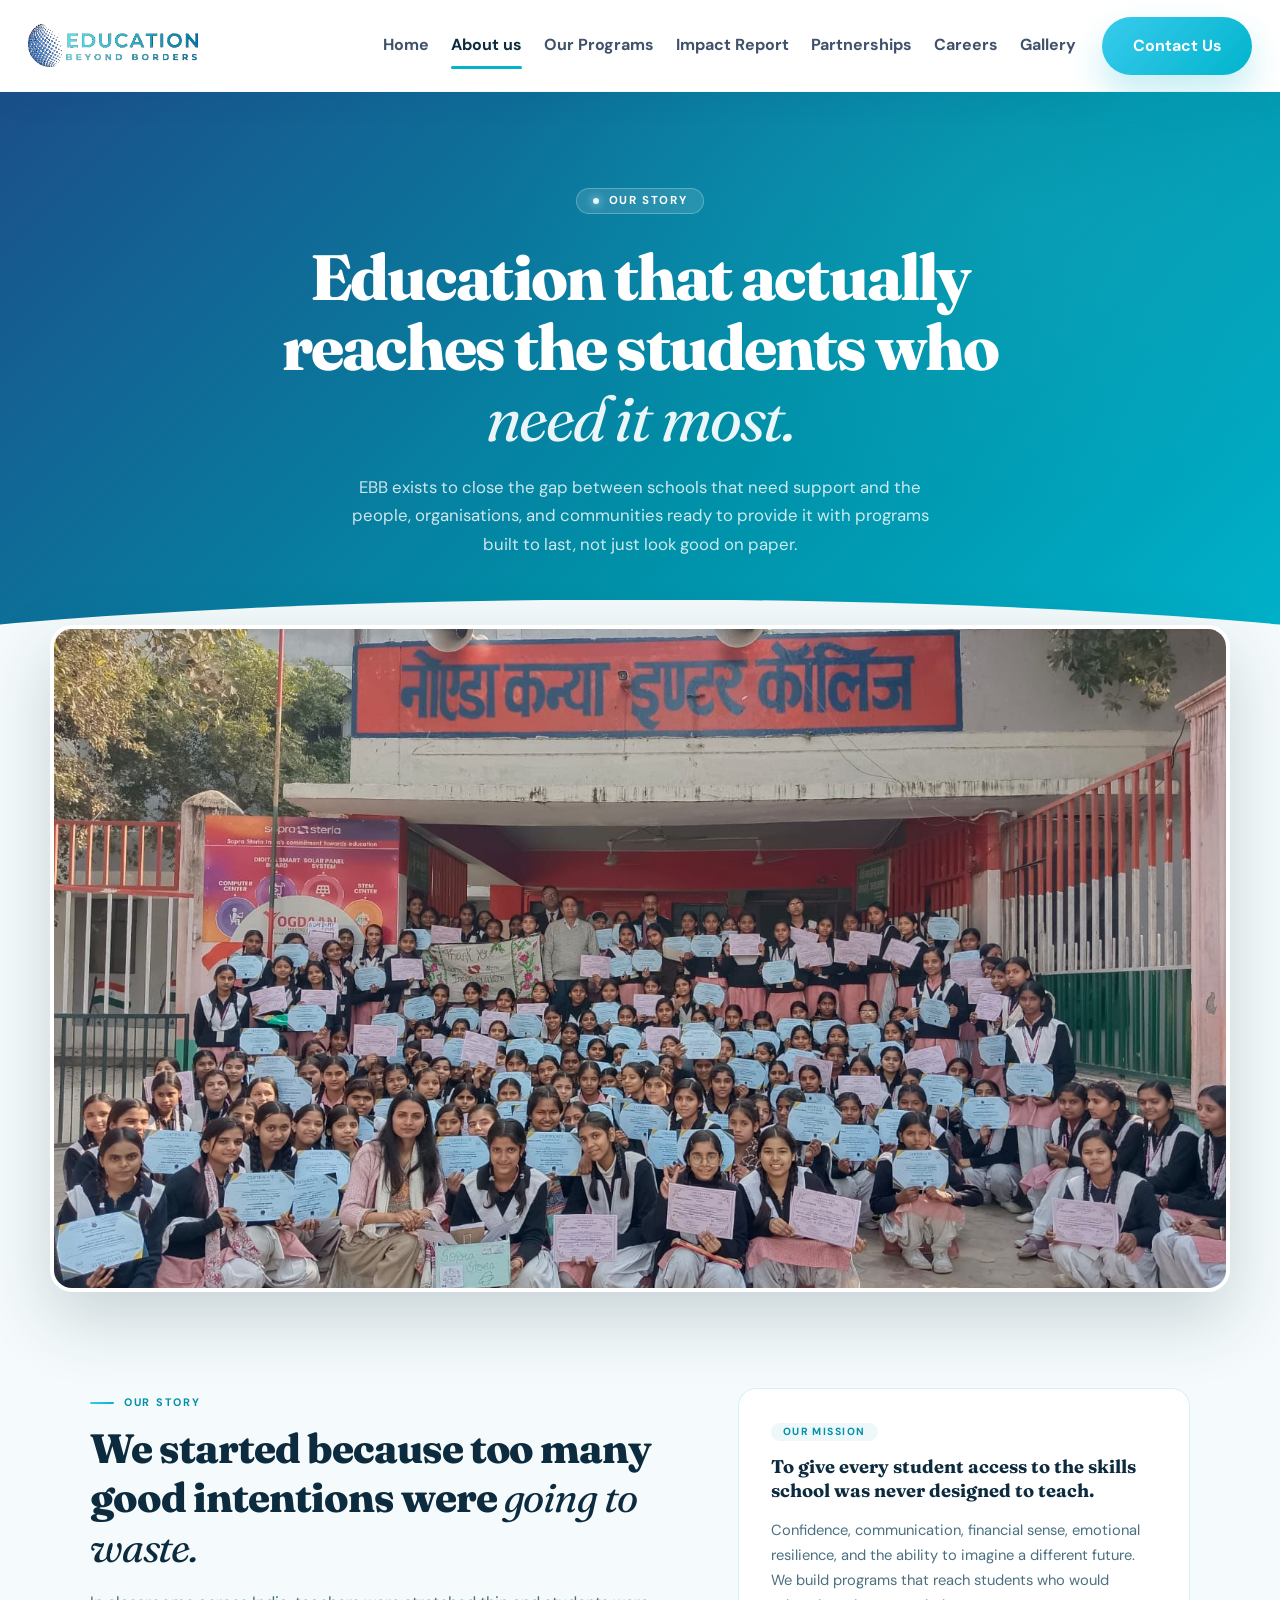
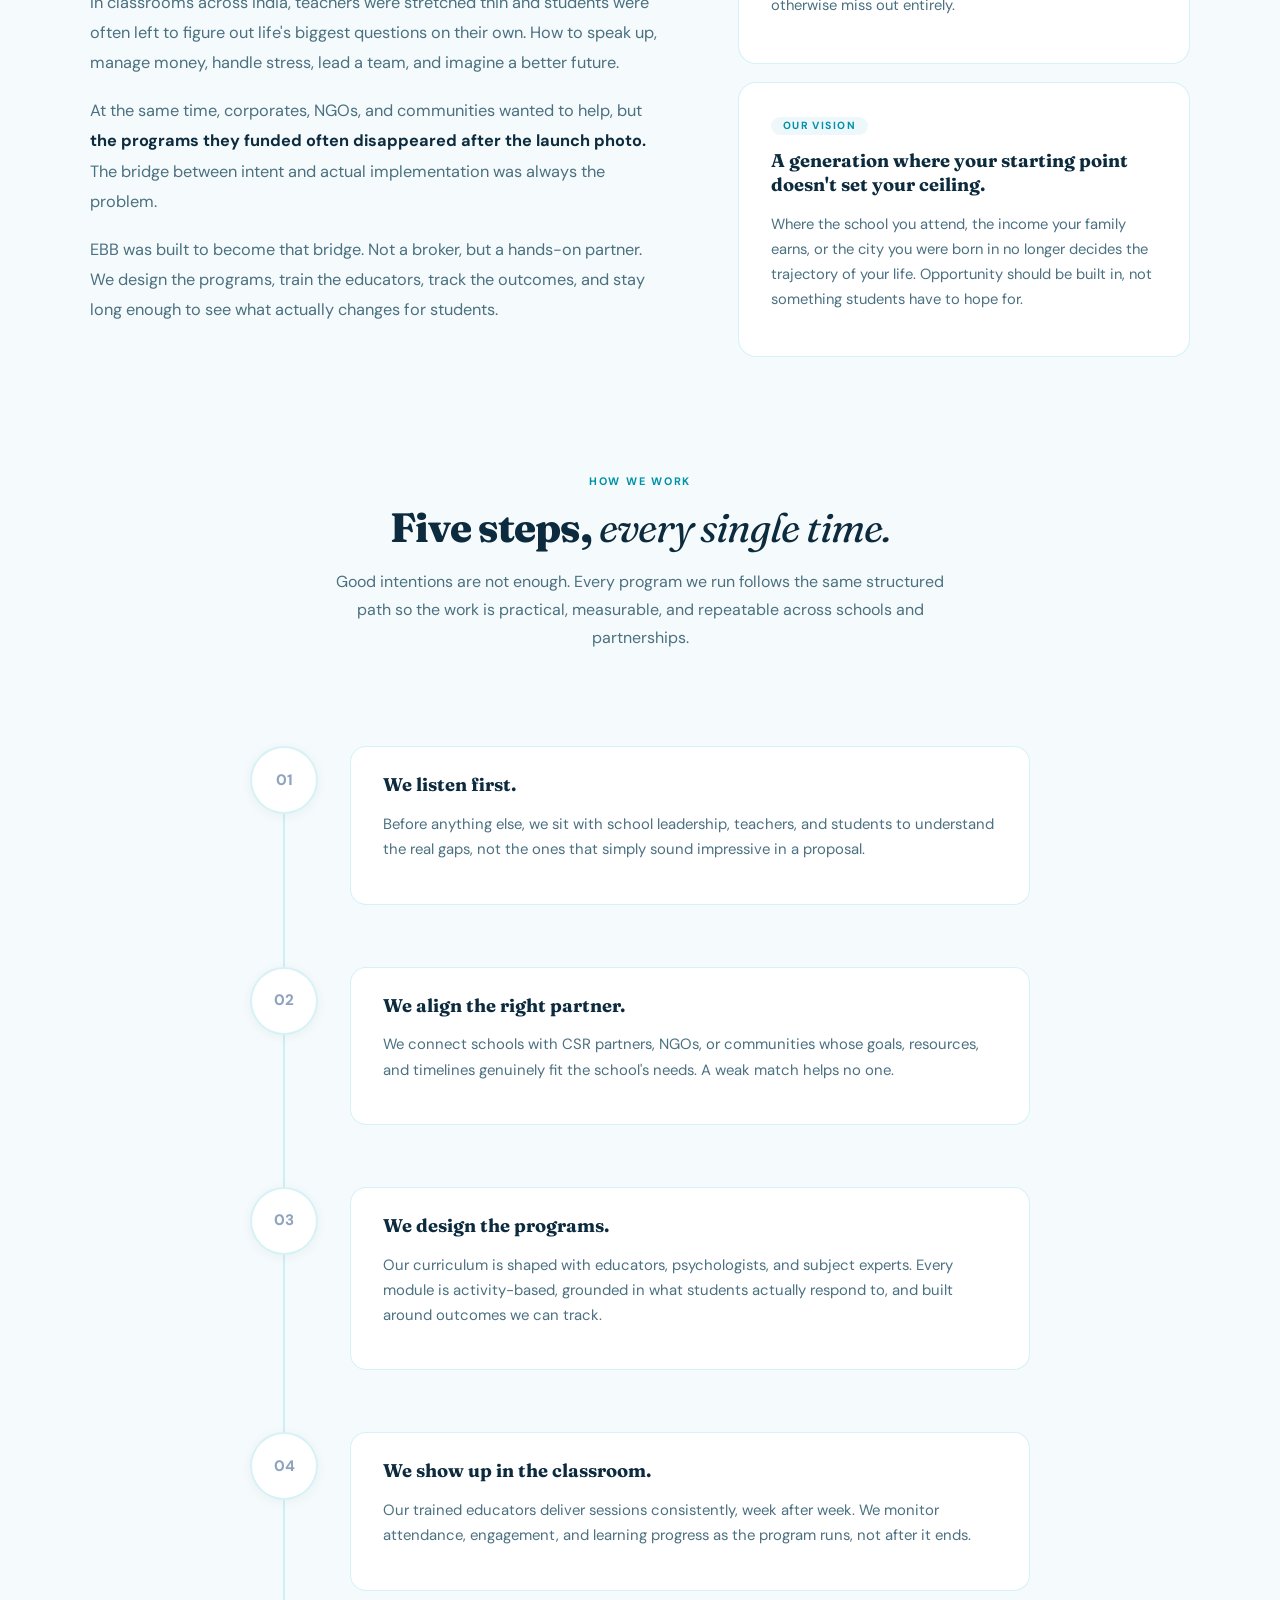
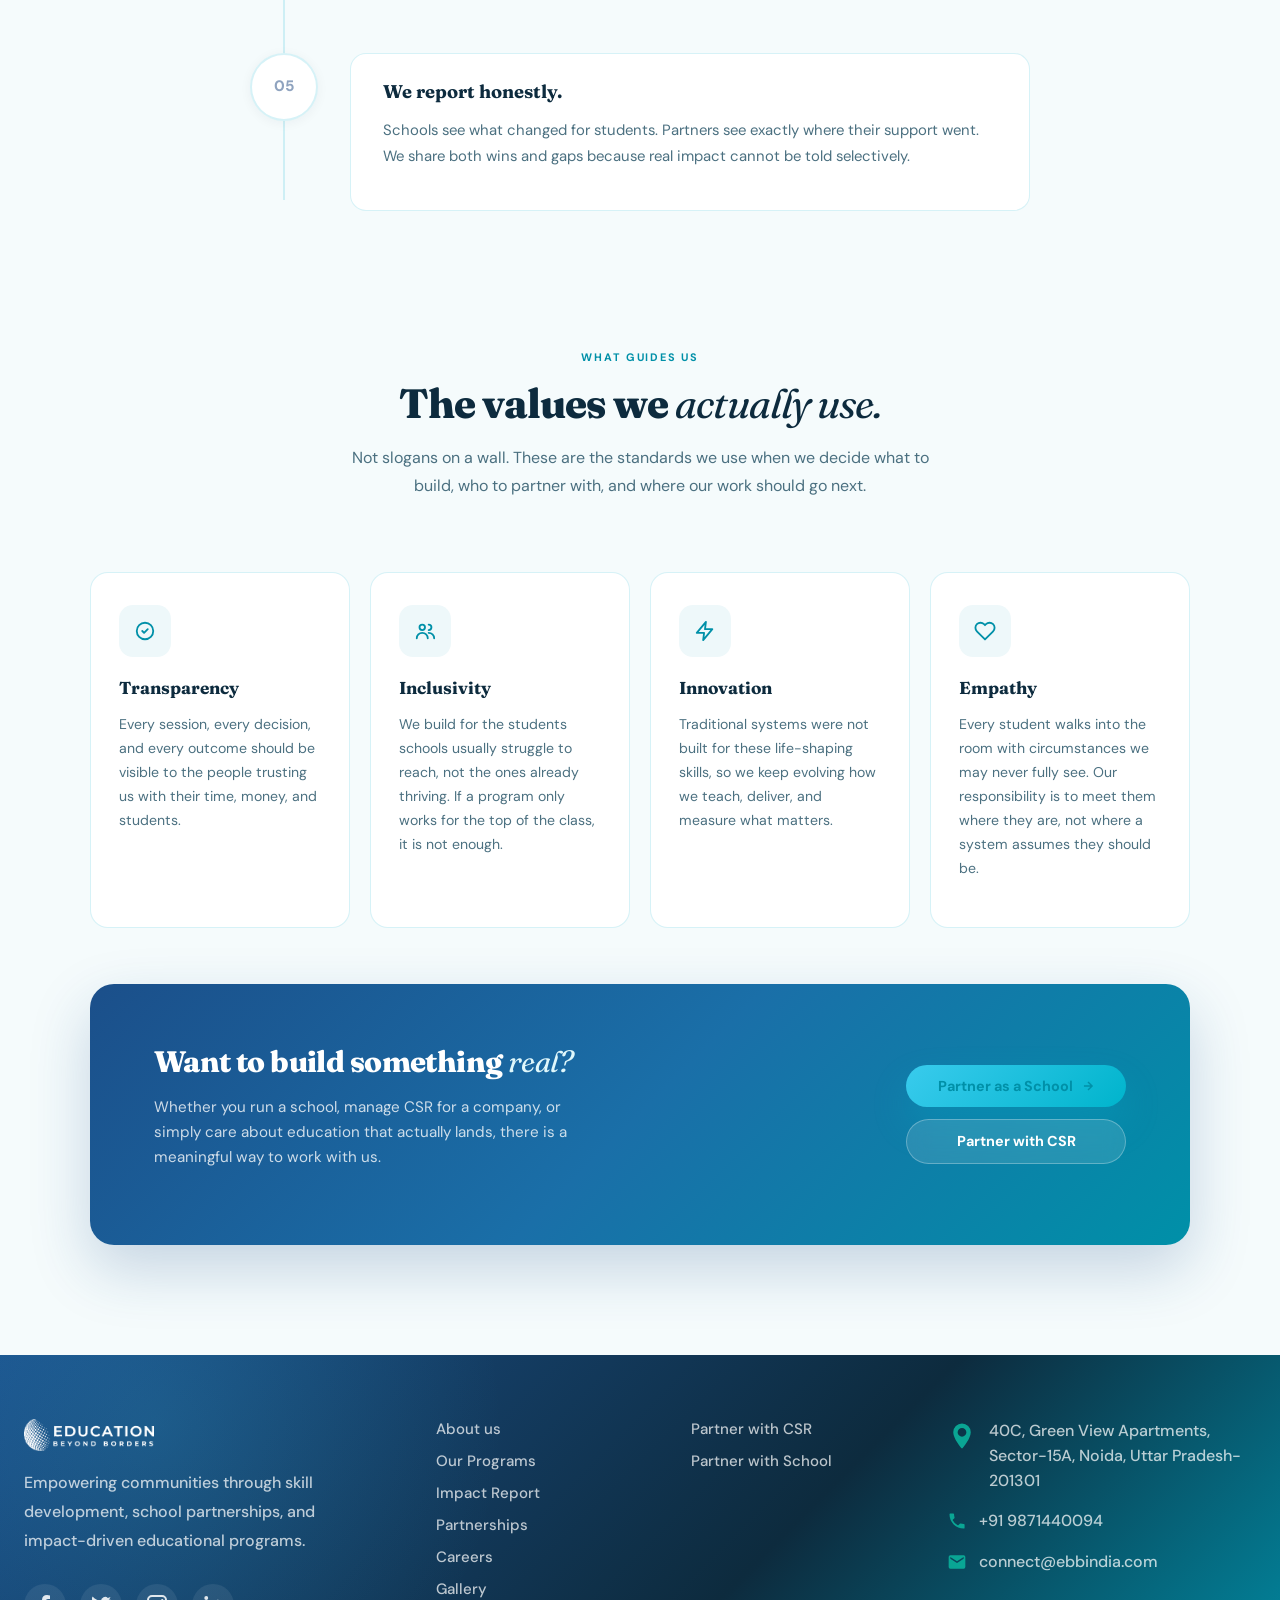
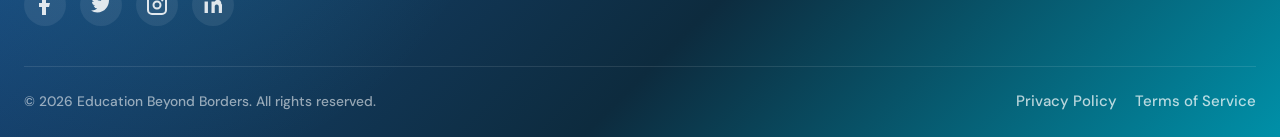
<file: about.html>
<!DOCTYPE html>
<html lang="en">
  <head>
    <meta charset="UTF-8" />
    <meta name="viewport" content="width=device-width, initial-scale=1.0" />
    <title>About Us | Education Beyond Borders</title>
    <link rel="preconnect" href="https://fonts.gstatic.com" crossorigin />
    <link
      href="https://fonts.googleapis.com/css2?family=Manrope:wght@400;500;600;700;800&display=swap"
      rel="stylesheet"
    />
    <link
      href="https://fonts.googleapis.com/css2?family=Fraunces:ital,wght@0,400;0,700;0,800;1,400&family=DM+Sans:wght@400;500;700&display=swap"
      rel="stylesheet"
    />
    <link rel="stylesheet" href="./styles.css" />
    <style>
      :root {
        --about-teal: #00b4cc;
        --about-teal-dark: #0090a8;
        --about-teal-light: #e0f7fa;
        --about-cobalt: #1b4f8a;
        --about-cobalt-light: #e8f0f9;
        --about-surface: #eef8fa;
        --about-bg: #f5fbfc;
        --about-border: rgba(0, 176, 204, 0.16);
        --about-text: #0d2b3e;
        --about-muted: #4b7080;
      }

      body.about-page {
        background: var(--about-bg);
        color: var(--about-text);
      }

      .about-page main {
        overflow: hidden;
      }

      .about-hero {
        position: relative;
        padding: 96px 0 138px;
        background: linear-gradient(
          135deg,
          var(--about-cobalt) 0%,
          var(--about-teal-dark) 58%,
          var(--about-teal) 100%
        );
        text-align: center;
      }

      .about-hero::before {
        content: "";
        position: absolute;
        inset: 0;
        background: radial-gradient(
          ellipse 70% 80% at 80% 20%,
          rgba(41, 196, 216, 0.2) 0%,
          transparent 60%
        );
        pointer-events: none;
      }

      .about-hero::after {
        content: "";
        position: absolute;
        bottom: -1px;
        left: 0;
        right: 0;
        height: 98px;
        background: var(--about-bg);
        clip-path: ellipse(75% 100% at 50% 100%);
      }

      .about-hero__inner,
      .about-wrap,
      .about-cta-wrap {
        width: min(1100px, calc(100vw - 48px));
        margin: 0 auto;
      }

      .about-hero__inner {
        position: relative;
        z-index: 1;
      }

      .about-hero__pill {
        display: inline-flex;
        align-items: center;
        gap: 10px;
        padding: 6px 16px;
        border-radius: 999px;
        border: 1px solid rgba(255, 255, 255, 0.25);
        background: rgba(255, 255, 255, 0.12);
        color: #fff;
        font: 700 0.72rem/1 "DM Sans", sans-serif;
        letter-spacing: 0.14em;
        text-transform: uppercase;
        opacity: 0;
        transform: translateY(12px);
        animation: aboutSlideUp 0.7s cubic-bezier(0.2, 0.9, 0.3, 1) 0.08s forwards;
      }

      .about-hero__pill-dot {
        width: 6px;
        height: 6px;
        border-radius: 50%;
        background: #dff7fb;
        box-shadow: 0 0 8px #dff7fb;
      }

      .about-hero h1 {
        max-width: 820px;
        margin: 28px auto 20px;
        font: 800 clamp(2.4rem, 5vw, 4rem) / 1.1 "Fraunces", serif;
        letter-spacing: -0.03em;
        color: #fff;
        opacity: 0;
        transform: translateY(16px);
        animation: aboutSlideUp 0.9s cubic-bezier(0.2, 0.9, 0.3, 1) 0.22s forwards;
      }

      .about-hero h1 .italic {
        font-style: italic;
        font-weight: 400;
        color: rgba(255, 255, 255, 0.92);
      }

      .about-hero p {
        max-width: 600px;
        margin: 0 auto;
        color: rgba(255, 255, 255, 0.8);
        font: 400 1.05rem/1.7 "DM Sans", sans-serif;
        opacity: 0;
        transform: translateY(12px);
        animation: aboutSlideUp 0.8s cubic-bezier(0.2, 0.9, 0.3, 1) 0.4s forwards;
      }

      .about-hero-image {
        position: relative;
        z-index: 2;
        width: min(1180px, calc(100vw - 48px));
        margin: -72px auto 0;
      }

      .about-hero-image__frame {
        overflow: hidden;
        border: 4px solid #fff;
        border-radius: 22px;
        background: #fff;
        box-shadow: 0 26px 70px rgba(13, 43, 62, 0.2);
      }

      .about-hero-image__frame img {
        display: block;
        width: 100%;
        aspect-ratio: 16 / 9;
        object-fit: cover;
        object-position: center;
      }

      .about-section {
        padding: 96px 0 0;
      }

      .about-eyebrow {
        display: inline-flex;
        align-items: center;
        gap: 10px;
        margin-bottom: 16px;
        color: var(--about-teal-dark);
        font: 700 0.68rem/1 "DM Sans", sans-serif;
        letter-spacing: 0.16em;
        text-transform: uppercase;
      }

      .about-eyebrow::before {
        content: "";
        width: 24px;
        height: 2px;
        border-radius: 999px;
        background: linear-gradient(90deg, #39cbed, var(--about-teal));
      }

      .about-title {
        margin: 0 0 16px;
        color: var(--about-text);
        font: 800 clamp(1.9rem, 3.2vw, 2.8rem) / 1.2 "Fraunces", serif;
        letter-spacing: -0.025em;
      }

      .about-title .italic {
        font-style: italic;
        font-weight: 400;
      }

      .about-sub {
        color: var(--about-muted);
        font: 400 1rem/1.75 "DM Sans", sans-serif;
      }

      .about-story {
        display: grid;
        grid-template-columns: 1.12fr 0.88fr;
        gap: 72px;
        align-items: start;
      }

      .about-story__copy p {
        margin: 0 0 18px;
        color: var(--about-muted);
        font: 400 1.02rem/1.85 "DM Sans", sans-serif;
      }

      .about-story__copy strong {
        color: var(--about-text);
        font-weight: 700;
      }

      .about-story__cards {
        display: flex;
        flex-direction: column;
        gap: 18px;
      }

      .about-card {
        position: relative;
        overflow: hidden;
        padding: 30px 32px;
        border: 1px solid var(--about-border);
        border-radius: 18px;
        background: #fff;
        transition: transform 0.4s cubic-bezier(0.2, 0.9, 0.3, 1),
          box-shadow 0.4s, border-color 0.3s;
      }

      .about-card::before {
        content: "";
        position: absolute;
        top: 0;
        left: 0;
        right: 0;
        height: 3px;
        background: linear-gradient(90deg, #39cbed, var(--about-teal));
        transform: scaleX(0);
        transform-origin: left;
        transition: transform 0.45s cubic-bezier(0.2, 0.9, 0.3, 1);
      }

      .about-card:hover {
        transform: translateY(-4px);
        box-shadow: 0 16px 40px rgba(0, 176, 204, 0.12);
        border-color: rgba(0, 176, 204, 0.28);
      }

      .about-card:hover::before {
        transform: scaleX(1);
      }

      .about-card__label {
        display: inline-flex;
        align-items: center;
        gap: 8px;
        margin-bottom: 14px;
        padding: 4px 12px;
        border-radius: 999px;
        background: var(--about-surface);
        color: var(--about-teal-dark);
        font: 700 0.65rem/1 "DM Sans", sans-serif;
        letter-spacing: 0.14em;
        text-transform: uppercase;
      }

      .about-card h3 {
        margin: 0 0 10px;
        color: var(--about-text);
        font: 700 1.15rem/1.3 "Fraunces", serif;
      }

      .about-card p {
        color: var(--about-muted);
        font: 400 0.92rem/1.7 "DM Sans", sans-serif;
      }

      .about-approach__head,
      .about-values__head {
        max-width: 620px;
        margin: 0 auto 72px;
        text-align: center;
      }

      .about-approach__head .about-eyebrow,
      .about-values__head .about-eyebrow {
        justify-content: center;
      }

      .about-approach__head .about-eyebrow::before,
      .about-values__head .about-eyebrow::before {
        display: none;
      }

      .about-approach {
        padding-top: 112px;
      }

      .about-timeline {
        position: relative;
        max-width: 780px;
        margin: 0 auto;
        padding-left: 100px;
      }

      .about-timeline__track {
        position: absolute;
        left: 33px;
        top: 33px;
        bottom: 33px;
        width: 2px;
        overflow: hidden;
        background: var(--about-border);
      }

      .about-timeline__track::before {
        content: "";
        position: absolute;
        top: 0;
        left: 0;
        width: 100%;
        height: var(--fill, 0%);
        background: linear-gradient(180deg, #39cbed, var(--about-teal));
        transition: height 0.25s ease-out;
      }

      .about-step {
        position: relative;
        margin-bottom: 18px;
        padding: 22px 0;
      }

      .about-step:last-child {
        margin-bottom: 0;
      }

      .about-step__num {
        position: absolute;
        top: 22px;
        left: -100px;
        z-index: 2;
        display: flex;
        align-items: center;
        justify-content: center;
        width: 68px;
        height: 68px;
        border: 2px solid var(--about-border);
        border-radius: 50%;
        background: #fff;
        color: #8fa3bf;
        font: 800 0.95rem/1 "DM Sans", sans-serif;
        box-shadow: 0 2px 12px rgba(10, 37, 64, 0.05);
        transition: all 0.4s cubic-bezier(0.2, 0.9, 0.3, 1);
      }

      .about-step__num::before {
        content: "";
        position: absolute;
        inset: -8px;
        z-index: -1;
        border-radius: 50%;
        background: linear-gradient(135deg, #39cbed, var(--about-teal));
        opacity: 0;
        filter: blur(12px);
        transition: opacity 0.35s;
      }

      .about-step.active .about-step__num,
      .about-step:hover .about-step__num {
        border-color: transparent;
        background: linear-gradient(135deg, #39cbed, var(--about-teal));
        color: #fff;
        transform: scale(1.08);
        box-shadow: 0 12px 28px rgba(0, 176, 204, 0.28);
      }

      .about-step.active .about-step__num::before,
      .about-step:hover .about-step__num::before {
        opacity: 0.5;
      }

      .about-step__card {
        position: relative;
        overflow: hidden;
        padding: 26px 32px;
        border: 1px solid var(--about-border);
        border-radius: 16px;
        background: #fff;
        transition: transform 0.4s cubic-bezier(0.2, 0.9, 0.3, 1),
          box-shadow 0.4s, border-color 0.3s;
      }

      .about-step__card::before {
        content: "";
        position: absolute;
        top: 0;
        left: 0;
        bottom: 0;
        width: 3px;
        background: linear-gradient(180deg, #39cbed, var(--about-teal));
        transform: scaleY(0);
        transform-origin: top;
        transition: transform 0.45s cubic-bezier(0.2, 0.9, 0.3, 1);
      }

      .about-step:hover .about-step__card {
        transform: translateX(6px);
        box-shadow: 0 12px 32px rgba(0, 176, 204, 0.12);
        border-color: rgba(0, 176, 204, 0.28);
      }

      .about-step:hover .about-step__card::before,
      .about-step.active .about-step__card::before {
        transform: scaleY(1);
      }

      .about-step__card h3 {
        margin: 0 0 8px;
        color: var(--about-text);
        font: 700 1.15rem/1.3 "Fraunces", serif;
      }

      .about-step__card p {
        color: var(--about-muted);
        font: 400 0.93rem/1.7 "DM Sans", sans-serif;
      }

      .about-values {
        padding: 112px 0 56px;
      }

      .about-values__grid {
        display: grid;
        grid-template-columns: repeat(4, 1fr);
        gap: 20px;
      }

      .about-value {
        position: relative;
        overflow: hidden;
        padding: 32px 28px;
        border: 1px solid var(--about-border);
        border-radius: 18px;
        background: #fff;
        transition: transform 0.4s cubic-bezier(0.2, 0.9, 0.3, 1),
          box-shadow 0.4s, border-color 0.3s;
      }

      .about-value::before {
        content: "";
        position: absolute;
        top: 0;
        left: 0;
        right: 0;
        height: 3px;
        background: linear-gradient(90deg, #39cbed, var(--about-teal));
        transform: scaleX(0);
        transform-origin: left;
        transition: transform 0.45s cubic-bezier(0.2, 0.9, 0.3, 1);
      }

      .about-value:hover {
        transform: translateY(-6px);
        box-shadow: 0 16px 40px rgba(0, 176, 204, 0.14);
        border-color: rgba(0, 176, 204, 0.28);
      }

      .about-value:hover::before {
        transform: scaleX(1);
      }

      .about-value__icon {
        display: flex;
        align-items: center;
        justify-content: center;
        width: 52px;
        height: 52px;
        margin-bottom: 20px;
        border-radius: 14px;
        background: var(--about-surface);
        transition: all 0.4s cubic-bezier(0.2, 0.9, 0.3, 1);
      }

      .about-value:hover .about-value__icon {
        background: linear-gradient(135deg, #39cbed, var(--about-teal));
        transform: rotate(-5deg) scale(1.08);
      }

      .about-value__icon svg {
        width: 22px;
        height: 22px;
        fill: none;
        stroke: var(--about-teal-dark);
        stroke-width: 2;
        stroke-linecap: round;
        stroke-linejoin: round;
        transition: stroke 0.3s;
      }

      .about-value:hover .about-value__icon svg {
        stroke: #fff;
      }

      .about-value h3 {
        margin: 0 0 10px;
        color: var(--about-text);
        font: 700 1.08rem/1.3 "Fraunces", serif;
      }

      .about-value p {
        color: var(--about-muted);
        font: 400 0.88rem/1.7 "DM Sans", sans-serif;
      }

      .about-cta-wrap {
        padding: 0 0 84px;
      }

      .about-cta {
        position: relative;
        overflow: hidden;
        display: flex;
        align-items: center;
        justify-content: space-between;
        gap: 48px;
        padding: 60px 64px;
        border-radius: 24px;
        background: linear-gradient(
          135deg,
          var(--about-cobalt) 0%,
          #1a6fa8 50%,
          var(--about-teal-dark) 100%
        );
        box-shadow: 0 24px 60px rgba(27, 79, 138, 0.22);
      }

      .about-cta__content {
        position: relative;
        z-index: 1;
      }

      .about-cta h2 {
        margin: 0 0 12px;
        color: #fff;
        font: 800 1.85rem/1.2 "Fraunces", serif;
        letter-spacing: -0.02em;
      }

      .about-cta h2 .italic {
        font-style: italic;
        font-weight: 400;
        color: #dff7fb;
      }

      .about-cta p {
        max-width: 430px;
        color: rgba(255, 255, 255, 0.78);
        font: 400 0.95rem/1.65 "DM Sans", sans-serif;
      }

      .about-cta__buttons {
        position: relative;
        z-index: 1;
        display: flex;
        flex-direction: column;
        gap: 12px;
        min-width: 220px;
        flex-shrink: 0;
      }

      .about-btn-solid,
      .about-btn-ghost {
        display: inline-flex;
        align-items: center;
        justify-content: center;
        gap: 8px;
        padding: 14px 28px;
        border-radius: 999px;
        font: 700 0.9rem/1 "DM Sans", sans-serif;
        text-align: center;
        transition: all 0.2s cubic-bezier(0.2, 0.9, 0.3, 1);
      }

      .about-btn-solid {
        background: #fff;
        color: var(--about-teal-dark);
      }

      .about-btn-solid:hover {
        transform: translateY(-2px);
        box-shadow: 0 8px 24px rgba(0, 0, 0, 0.16);
      }

      .about-btn-solid svg {
        width: 14px;
        height: 14px;
        fill: none;
        stroke: var(--about-teal-dark);
        stroke-width: 2.5;
        transition: transform 0.2s;
      }

      .about-btn-solid:hover svg {
        transform: translateX(3px);
      }

      .about-btn-ghost {
        border: 1px solid rgba(255, 255, 255, 0.28);
        background: rgba(255, 255, 255, 0.12);
        color: #fff;
        backdrop-filter: blur(10px);
      }

      .about-btn-ghost:hover {
        transform: translateY(-2px);
        background: rgba(255, 255, 255, 0.22);
      }

      .about-reveal {
        opacity: 0;
        transform: translateY(24px);
        transition: opacity 0.8s cubic-bezier(0.2, 0.9, 0.3, 1),
          transform 0.8s cubic-bezier(0.2, 0.9, 0.3, 1);
      }

      .about-reveal.is-visible {
        opacity: 1;
        transform: translateY(0);
      }

      .about-reveal-stagger > * {
        opacity: 0;
        transform: translateY(20px);
        transition: opacity 0.7s cubic-bezier(0.2, 0.9, 0.3, 1),
          transform 0.7s cubic-bezier(0.2, 0.9, 0.3, 1);
      }

      .about-reveal-stagger.is-visible > *:nth-child(1) {
        opacity: 1;
        transform: translateY(0);
        transition-delay: 0.05s;
      }

      .about-reveal-stagger.is-visible > *:nth-child(2) {
        opacity: 1;
        transform: translateY(0);
        transition-delay: 0.15s;
      }

      .about-reveal-stagger.is-visible > *:nth-child(3) {
        opacity: 1;
        transform: translateY(0);
        transition-delay: 0.25s;
      }

      .about-reveal-stagger.is-visible > *:nth-child(4) {
        opacity: 1;
        transform: translateY(0);
        transition-delay: 0.35s;
      }

      @keyframes aboutSlideUp {
        to {
          opacity: 1;
          transform: translateY(0);
        }
      }

      @media (max-width: 980px) {
        .about-values__grid {
          grid-template-columns: repeat(2, 1fr);
        }
      }

      @media (max-width: 768px) {
        .about-hero {
          padding: 78px 0 126px;
        }

        .about-hero__inner,
        .about-hero-image,
        .about-wrap,
        .about-cta-wrap {
          width: min(1100px, calc(100vw - 40px));
        }

        .about-hero-image {
          margin-top: -56px;
        }

        .about-hero-image__frame {
          border-width: 3px;
          border-radius: 16px;
        }

        .about-section {
          padding-top: 76px;
        }

        .about-story {
          grid-template-columns: 1fr;
          gap: 40px;
        }

        .about-approach {
          padding-top: 88px;
        }

        .about-timeline {
          padding-left: 76px;
        }

        .about-timeline__track {
          left: 28px;
        }

        .about-step__num {
          left: -76px;
          width: 56px;
          height: 56px;
          font-size: 0.85rem;
        }

        .about-values {
          padding: 88px 0 48px;
        }

        .about-values__grid {
          grid-template-columns: 1fr;
        }

        .about-cta {
          flex-direction: column;
          align-items: flex-start;
          padding: 40px 32px;
        }

        .about-cta__buttons {
          width: 100%;
          min-width: 0;
        }
      }
    </style>
  <style id="shared-footer-style">
  .footer {
    margin-top: 26px;
    padding: 64px 0 26px;
    background: radial-gradient(circle at 12% 18%, rgba(57, 203, 237, 0.16), transparent 30%), linear-gradient(135deg, #1b4f8a 0%, #0d2b3e 58%, #0090a8 100%);
    color: rgba(255, 255, 255, 0.78);
  }

  .footer__grid,
  .footer__bottom {
    width: min(1480px, calc(100vw - 48px));
    margin-left: auto;
    margin-right: auto;
  }

  .footer__grid {
    display: grid;
    grid-template-columns: 1.25fr 0.72fr 0.72fr 1.05fr;
    gap: 44px;
  }

  .brand--footer {
    align-items: flex-start;
  }

  .brand__logo--footer {
    width: auto;
  }

  .brand__logo-image--footer {
    width: 130px;
    max-height: 62px;
    object-fit: contain;
    filter: brightness(0) invert(1);
  }

  .footer__copy {
    max-width: 320px;
    margin-top: 18px;
    color: rgba(255, 255, 255, 0.72);
    font: 500 1rem/1.8 "DM Sans", "Manrope", sans-serif;
  }

  .footer .socials {
    display: flex;
    gap: 14px;
    margin-top: 28px;
  }

  .footer .socials a,
  .footer .socials a[aria-label] {
    width: 42px;
    height: 42px;
    display: grid;
    place-items: center;
    border: 0;
    border-radius: 50%;
    background: rgba(255, 255, 255, 0.08);
    color: rgba(255, 255, 255, 0.86);
    transition: transform 0.25s ease, background 0.25s ease, color 0.25s ease;
  }

  .footer .socials a:hover,
  .footer .socials a:focus-visible,
  .footer .socials a[aria-label]:hover,
  .footer .socials a[aria-label]:focus-visible {
    transform: translateY(-3px);
    background: #39cbed;
    color: #0d2b3e;
  }

  .footer .socials svg {
    width: 24px;
    height: 24px;
    fill: currentColor;
    stroke: none;
  }

  .footer__links {
    display: grid;
    align-content: start;
    gap: 12px;
  }

  .footer__links a,
  .footer__bottom a {
    color: rgba(255, 255, 255, 0.72);
    font: 500 0.94rem "DM Sans", "Manrope", sans-serif;
    text-decoration: none;
    transform: none;
  }

  .footer__links a:hover,
  .footer__bottom a:hover {
    color: #39cbed;
    transform: none;
  }

  .footer__contact {
    display: grid;
    align-content: start;
    gap: 16px;
  }

  .footer__contact-item {
    display: flex;
    align-items: flex-start;
    gap: 12px;
    color: rgba(255, 255, 255, 0.72);
  }

  .footer__contact-item img {
    display: block;
    width: 20px;
    height: 20px;
    flex: 0 0 20px;
    margin-top: 2px;
    filter: invert(67%) sepia(68%) saturate(594%) hue-rotate(143deg) brightness(97%) contrast(92%);
    opacity: 0.95;
  }

  .footer__contact-item span,
  .footer__contact-item a {
    display: block;
    color: rgba(255, 255, 255, 0.72);
    font: 500 1rem/1.55 "DM Sans", "Manrope", sans-serif;
    text-decoration: none;
  }

  .footer__contact-item a:hover {
    color: #39cbed;
  }

  .footer__bottom {
    display: flex;
    align-items: center;
    justify-content: space-between;
    gap: 24px;
    margin-top: 40px;
    padding-top: 24px;
    border-top: 1px solid rgba(255, 255, 255, 0.1);
    color: rgba(255, 255, 255, 0.56);
    font: 500 0.86rem "DM Sans", "Manrope", sans-serif;
  }

  .footer__bottom-links {
    display: flex;
    gap: 18px;
  }

  @media (max-width: 980px) {
    .footer__grid {
      grid-template-columns: 1fr;
      gap: 32px;
      width: min(1480px, calc(100vw - 36px));
    }

    .footer__bottom {
      width: min(1480px, calc(100vw - 36px));
      flex-direction: column;
      align-items: flex-start;
    }

    .footer__bottom-links {
      flex-wrap: wrap;
    }
  }
</style>
</head>
  <body class="about-page">
    <div class="page-shell">
      <header class="topbar">
        <a class="brand" href="./index.html" aria-label="Go to home">
          <div class="brand__logo" aria-label="Education Beyond Borders">
            <img
              class="brand__logo-image"
              src="./icons/logo.png"
              alt="Education Beyond Borders logo"
            />
          </div>
        </a>

        <nav class="nav" aria-label="Main navigation">
          <a href="./index.html">Home</a>
          <a class="is-active" href="./about.html">About us</a>
          <a href="./programs.html">Our Programs</a>
          <a href="./report.html">Impact Report</a>
          <a href="./partnerships.html">Partnerships</a>
          <a href="./career.html">Careers</a>
          <a href="./gallery.html">Gallery</a>
        </nav>

        <a class="button button--primary button--small" href="./contact.html">Contact Us</a>

        <button class="menu-toggle" id="menuToggle" aria-label="Open menu">
          <span></span>
          <span></span>
          <span></span>
        </button>
      </header>

      <main>
        <section class="about-hero">
          <div class="about-hero__inner">
            <div class="about-hero__pill">
              <span class="about-hero__pill-dot"></span>
              Our Story
            </div>
            <h1>
              Education that actually reaches the students who
              <span class="italic">need it most.</span>
            </h1>
            <p>
              EBB exists to close the gap between schools that need support and
              the people, organisations, and communities ready to provide it
              with programs built to last, not just look good on paper.
            </p>
          </div>
        </section>

        <div class="about-hero-image about-reveal">
          <div class="about-hero-image__frame">
            <img
              src="./images/aboutimg.jpeg"
              alt="Students of Noida Kanya Inter College holding certificates after an Education Beyond Borders program"
            />
          </div>
        </div>

        <section class="about-section">
          <div class="about-wrap">
            <div class="about-story">
              <div class="about-story__copy about-reveal">
                <div class="about-eyebrow">Our Story</div>
                <h2 class="about-title">
                  We started because too many good intentions were
                  <span class="italic">going to waste.</span>
                </h2>
                <p>
                  In classrooms across India, teachers were stretched thin and
                  students were often left to figure out life's biggest
                  questions on their own. How to speak up, manage money, handle
                  stress, lead a team, and imagine a better future.
                </p>
                <p>
                  At the same time, corporates, NGOs, and communities wanted to
                  help, but
                  <strong>
                    the programs they funded often disappeared after the launch
                    photo.
                  </strong>
                  The bridge between intent and actual implementation was always
                  the problem.
                </p>
                <p>
                  EBB was built to become that bridge. Not a broker, but a
                  hands-on partner. We design the programs, train the educators,
                  track the outcomes, and stay long enough to see what actually
                  changes for students.
                </p>
              </div>

              <div class="about-story__cards about-reveal-stagger">
                <article class="about-card">
                  <div class="about-card__label">Our Mission</div>
                  <h3>
                    To give every student access to the skills school was never
                    designed to teach.
                  </h3>
                  <p>
                    Confidence, communication, financial sense, emotional
                    resilience, and the ability to imagine a different future.
                    We build programs that reach students who would otherwise
                    miss out entirely.
                  </p>
                </article>

                <article class="about-card">
                  <div class="about-card__label">Our Vision</div>
                  <h3>
                    A generation where your starting point doesn't set your
                    ceiling.
                  </h3>
                  <p>
                    Where the school you attend, the income your family earns,
                    or the city you were born in no longer decides the
                    trajectory of your life. Opportunity should be built in, not
                    something students have to hope for.
                  </p>
                </article>
              </div>
            </div>
          </div>
        </section>

        <section class="about-approach">
          <div class="about-wrap">
            <div class="about-approach__head about-reveal">
              <div class="about-eyebrow">How We Work</div>
              <h2 class="about-title">
                Five steps, <span class="italic">every single time.</span>
              </h2>
              <p class="about-sub">
                Good intentions are not enough. Every program we run follows the
                same structured path so the work is practical, measurable, and
                repeatable across schools and partnerships.
              </p>
            </div>

            <div class="about-timeline" id="aboutTimeline">
              <div class="about-timeline__track" id="aboutTimelineTrack"></div>

              <div class="about-step">
                <div class="about-step__num">01</div>
                <article class="about-step__card">
                  <h3>We listen first.</h3>
                  <p>
                    Before anything else, we sit with school leadership,
                    teachers, and students to understand the real gaps, not the
                    ones that simply sound impressive in a proposal.
                  </p>
                </article>
              </div>

              <div class="about-step">
                <div class="about-step__num">02</div>
                <article class="about-step__card">
                  <h3>We align the right partner.</h3>
                  <p>
                    We connect schools with CSR partners, NGOs, or communities
                    whose goals, resources, and timelines genuinely fit the
                    school's needs. A weak match helps no one.
                  </p>
                </article>
              </div>

              <div class="about-step">
                <div class="about-step__num">03</div>
                <article class="about-step__card">
                  <h3>We design the programs.</h3>
                  <p>
                    Our curriculum is shaped with educators, psychologists, and
                    subject experts. Every module is activity-based, grounded in
                    what students actually respond to, and built around outcomes
                    we can track.
                  </p>
                </article>
              </div>

              <div class="about-step">
                <div class="about-step__num">04</div>
                <article class="about-step__card">
                  <h3>We show up in the classroom.</h3>
                  <p>
                    Our trained educators deliver sessions consistently,
                    week after week. We monitor attendance, engagement, and
                    learning progress as the program runs, not after it ends.
                  </p>
                </article>
              </div>

              <div class="about-step">
                <div class="about-step__num">05</div>
                <article class="about-step__card">
                  <h3>We report honestly.</h3>
                  <p>
                    Schools see what changed for students. Partners see exactly
                    where their support went. We share both wins and gaps
                    because real impact cannot be told selectively.
                  </p>
                </article>
              </div>
            </div>
          </div>
        </section>

        <section class="about-values">
          <div class="about-wrap">
            <div class="about-values__head about-reveal">
              <div class="about-eyebrow">What Guides Us</div>
              <h2 class="about-title">
                The values we <span class="italic">actually use.</span>
              </h2>
              <p class="about-sub">
                Not slogans on a wall. These are the standards we use when we
                decide what to build, who to partner with, and where our work
                should go next.
              </p>
            </div>

            <div class="about-values__grid about-reveal-stagger">
              <article class="about-value">
                <div class="about-value__icon">
                  <svg viewBox="0 0 24 24">
                    <circle cx="12" cy="12" r="9"></circle>
                    <path d="M9 12l2 2 4-4"></path>
                  </svg>
                </div>
                <h3>Transparency</h3>
                <p>
                  Every session, every decision, and every outcome should be
                  visible to the people trusting us with their time, money, and
                  students.
                </p>
              </article>

              <article class="about-value">
                <div class="about-value__icon">
                  <svg viewBox="0 0 24 24">
                    <circle cx="9" cy="8" r="3"></circle>
                    <path d="M16 11c1.657 0 3-1.343 3-3s-1.343-3-3-3"></path>
                    <path d="M3 20c0-3.314 2.686-6 6-6s6 2.686 6 6"></path>
                    <path d="M16 14c3.314 0 6 2.686 6 6"></path>
                  </svg>
                </div>
                <h3>Inclusivity</h3>
                <p>
                  We build for the students schools usually struggle to reach,
                  not the ones already thriving. If a program only works for the
                  top of the class, it is not enough.
                </p>
              </article>

              <article class="about-value">
                <div class="about-value__icon">
                  <svg viewBox="0 0 24 24">
                    <path d="M13 2L3 14h8l-1 8 10-12h-8l1-8z"></path>
                  </svg>
                </div>
                <h3>Innovation</h3>
                <p>
                  Traditional systems were not built for these life-shaping
                  skills, so we keep evolving how we teach, deliver, and measure
                  what matters.
                </p>
              </article>

              <article class="about-value">
                <div class="about-value__icon">
                  <svg viewBox="0 0 24 24">
                    <path
                      d="M20.84 4.61a5.5 5.5 0 00-7.78 0L12 5.67l-1.06-1.06a5.5 5.5 0 00-7.78 7.78l1.06 1.06L12 21.23l7.78-7.78 1.06-1.06a5.5 5.5 0 000-7.78z"
                    ></path>
                  </svg>
                </div>
                <h3>Empathy</h3>
                <p>
                  Every student walks into the room with circumstances we may
                  never fully see. Our responsibility is to meet them where they
                  are, not where a system assumes they should be.
                </p>
              </article>
            </div>
          </div>
        </section>

        <div class="about-cta-wrap">
          <div class="about-cta about-reveal">
            <div class="about-cta__content">
              <h2>Want to build something <span class="italic">real?</span></h2>
              <p>
                Whether you run a school, manage CSR for a company, or simply
                care about education that actually lands, there is a meaningful
                way to work with us.
              </p>
            </div>
            <div class="about-cta__buttons">
              <a href="./contact.html" class="about-btn-solid"
                >Partner as a School
                <svg viewBox="0 0 24 24">
                  <path d="M5 12h14M12 5l7 7-7 7"></path>
                </svg>
              </a>
              <a href="./contact.html" class="about-btn-ghost"
                >Partner with CSR</a
              >
            </div>
          </div>
        </div>
      </main>

      <footer class="footer">
  <div class="footer__grid">
    <div>
      <div class="brand brand--footer">
        <div class="brand__logo brand__logo--footer" aria-label="Education Beyond Borders">
          <img class="brand__logo-image brand__logo-image--footer" src="./icons/logo.png" alt="Education Beyond Borders logo" />
        </div>
      </div>
      <p class="footer__copy">
        Empowering communities through skill development, school partnerships, and
        impact-driven educational programs.
      </p>
      <div class="socials" aria-label="Social links">
        <a aria-label="Facebook"><svg viewBox="0 0 24 24"><path d="M13 22v-8h3l1-4h-4V8c0-1.15.39-2 2-2h2V2.5A21.4 21.4 0 0 0 14 2c-3 0-5 1.79-5 5v3H6v4h3v8Z" /></svg></a>
        <a aria-label="Twitter"><svg viewBox="0 0 24 24"><path d="M22 5.92a8.36 8.36 0 0 1-2.36.64A4.1 4.1 0 0 0 21.45 4a8.18 8.18 0 0 1-2.6 1A4.07 4.07 0 0 0 12 7.87a11.55 11.55 0 0 1-8.38-4.25 4.07 4.07 0 0 0 1.26 5.43A4 4 0 0 1 3 8.49v.05a4.08 4.08 0 0 0 3.27 4 4.1 4.1 0 0 1-1.83.07 4.08 4.08 0 0 0 3.8 2.83A8.18 8.18 0 0 1 2 17.54 11.53 11.53 0 0 0 8.29 19.4c7.55 0 11.67-6.25 11.67-11.66 0-.18 0-.36-.01-.53A8.26 8.26 0 0 0 22 5.92Z" /></svg></a>
        <a aria-label="Instagram"><svg viewBox="0 0 24 24"><path d="M7 2h10a5 5 0 0 1 5 5v10a5 5 0 0 1-5 5H7a5 5 0 0 1-5-5V7a5 5 0 0 1 5-5Zm0 2a3 3 0 0 0-3 3v10a3 3 0 0 0 3 3h10a3 3 0 0 0 3-3V7a3 3 0 0 0-3-3Zm5 3.5A4.5 4.5 0 1 1 7.5 12 4.5 4.5 0 0 1 12 7.5Zm0 2A2.5 2.5 0 1 0 14.5 12 2.5 2.5 0 0 0 12 9.5Zm5.25-3.38a1.13 1.13 0 1 1-1.13 1.13 1.13 1.13 0 0 1 1.13-1.13Z" /></svg></a>
        <a href="https://www.linkedin.com/company/educationbeyondborders/" aria-label="LinkedIn"><svg viewBox="0 0 24 24"><path d="M6.94 8.5H3.56V20h3.38ZM5.25 3A1.95 1.95 0 1 0 7.2 4.95 1.95 1.95 0 0 0 5.25 3Zm15.19 8.2c0-3.02-1.61-4.43-3.76-4.43a3.24 3.24 0 0 0-2.93 1.61V8.5h-3.24c.04.63 0 11.5 0 11.5h3.24v-6.42a2.14 2.14 0 0 1 .1-.77 2.12 2.12 0 0 1 1.98-1.42c1.39 0 1.95 1.06 1.95 2.62V20H21s.04-5.55.04-8.8Z" /></svg></a>
      </div>
    </div>

    <div class="footer__links">
      <a href="./about.html">About us</a>
      <a href="./programs.html">Our Programs</a>
      <a href="./report.html">Impact Report</a>
      <a href="./partnerships.html">Partnerships</a>
      <a href="./career.html">Careers</a>
      <a href="./gallery.html">Gallery</a>
    </div>

    <div class="footer__links">
      <a href="./contact.html">Partner with CSR</a>
      <a href="./contact.html">Partner with School</a>
    </div>

    <div class="footer__contact">
      <div class="footer__contact-item">
        <img src="./icons/location.svg" alt="" aria-hidden="true" />
        <a href="https://www.google.com/maps/search/?api=1&query=40C%2C%20Green%20View%20Apartments%2C%20Sector-15A%2C%20Noida%2C%20Uttar%20Pradesh%20201301" target="_blank" rel="noopener noreferrer">40C, Green View Apartments, Sector-15A, Noida, Uttar Pradesh-201301</a>
      </div>
      <div class="footer__contact-item">
        <img src="./icons/phone.svg" alt="" aria-hidden="true" />
        <a href="tel:+919871440094">+91 9871440094</a>
      </div>
      <div class="footer__contact-item">
        <img src="./icons/email.svg" alt="" aria-hidden="true" />
        <a href="mailto:connect@ebbindia.com">connect@ebbindia.com</a>
      </div>
    </div>
  </div>

  <div class="footer__bottom">
    <span>&copy; 2026 Education Beyond Borders. All rights reserved.</span>
    <div class="footer__bottom-links">
      <a href="#">Privacy Policy</a>
      <a href="#">Terms of Service</a>
    </div>
  </div>
</footer>
    </div>

    <script src="./script.js"></script>
    <script>
      const aboutRevealObserver = new IntersectionObserver(
        (entries) => {
          entries.forEach((entry) => {
            if (entry.isIntersecting) {
              entry.target.classList.add("is-visible");
              aboutRevealObserver.unobserve(entry.target);
            }
          });
        },
        { threshold: 0.15, rootMargin: "0px 0px -50px 0px" }
      );

      document
        .querySelectorAll(".about-reveal, .about-reveal-stagger")
        .forEach((element) => aboutRevealObserver.observe(element));

      const aboutTimeline = document.getElementById("aboutTimeline");
      const aboutTimelineTrack = document.getElementById("aboutTimelineTrack");
      const aboutSteps = Array.from(document.querySelectorAll(".about-step"));

      const updateAboutTimeline = () => {
        if (!aboutTimeline || !aboutTimelineTrack) {
          return;
        }

        const rect = aboutTimeline.getBoundingClientRect();
        const viewportMid = window.innerHeight * 0.55;
        let progress = (viewportMid - rect.top) / rect.height;
        progress = Math.max(0, Math.min(1, progress));
        aboutTimelineTrack.style.setProperty("--fill", `${progress * 100}%`);

        aboutSteps.forEach((step) => {
          const numRect = step
            .querySelector(".about-step__num")
            .getBoundingClientRect();
          if (numRect.top + numRect.height / 2 <= viewportMid) {
            step.classList.add("active");
          } else {
            step.classList.remove("active");
          }
        });
      };

      window.addEventListener("scroll", updateAboutTimeline, { passive: true });
      window.addEventListener("resize", updateAboutTimeline);
      updateAboutTimeline();
    </script>
  </body>
</html>
</file>
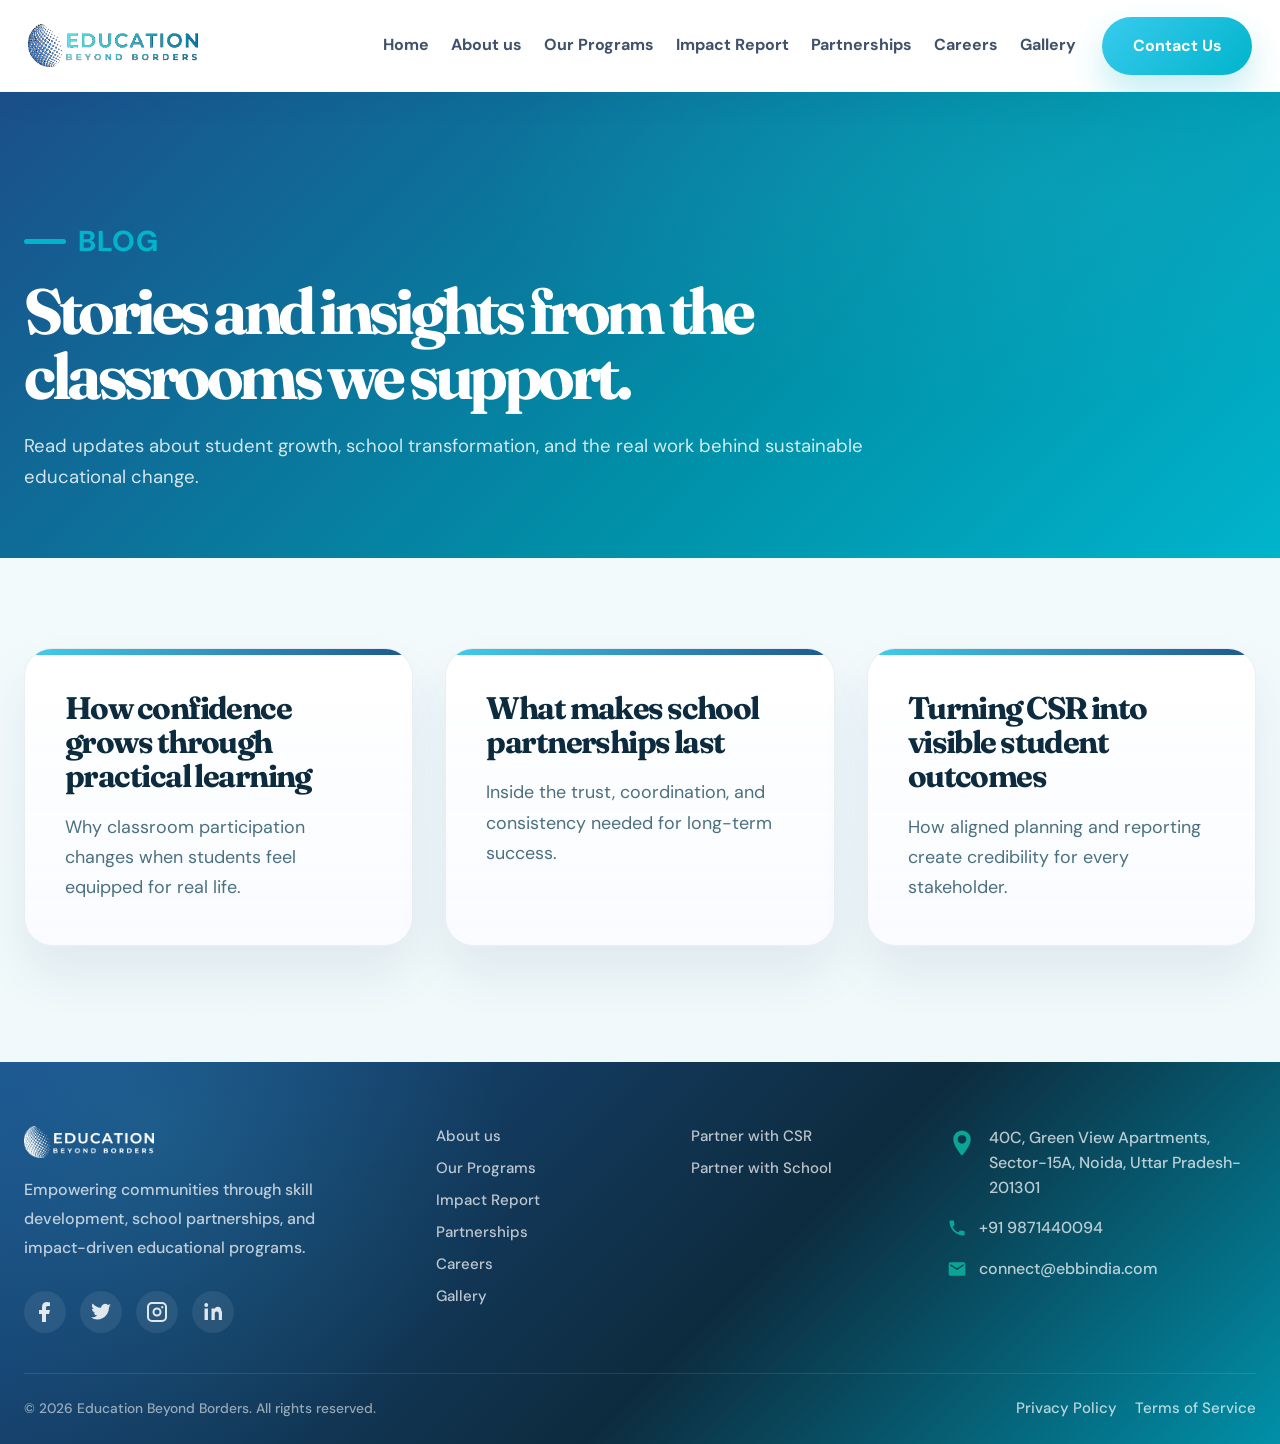
<file: blog.html>
<!DOCTYPE html>
<html lang="en">
  <head>
    <meta charset="UTF-8" />
    <meta name="viewport" content="width=device-width, initial-scale=1.0" />
    <title>Blog | Education Beyond Borders</title>
    <link rel="preconnect" href="https://fonts.gstatic.com" crossorigin />
    <link
      href="https://fonts.googleapis.com/css2?family=Manrope:wght@400;500;600;700;800&display=swap"
      rel="stylesheet"
    />
    <link rel="stylesheet" href="./styles.css" />
  <style id="shared-footer-style">
  .footer {
    margin-top: 26px;
    padding: 64px 0 26px;
    background: radial-gradient(circle at 12% 18%, rgba(57, 203, 237, 0.16), transparent 30%), linear-gradient(135deg, #1b4f8a 0%, #0d2b3e 58%, #0090a8 100%);
    color: rgba(255, 255, 255, 0.78);
  }

  .footer__grid,
  .footer__bottom {
    width: min(1480px, calc(100vw - 48px));
    margin-left: auto;
    margin-right: auto;
  }

  .footer__grid {
    display: grid;
    grid-template-columns: 1.25fr 0.72fr 0.72fr 1.05fr;
    gap: 44px;
  }

  .brand--footer {
    align-items: flex-start;
  }

  .brand__logo--footer {
    width: auto;
  }

  .brand__logo-image--footer {
    width: 130px;
    max-height: 62px;
    object-fit: contain;
    filter: brightness(0) invert(1);
  }

  .footer__copy {
    max-width: 320px;
    margin-top: 18px;
    color: rgba(255, 255, 255, 0.72);
    font: 500 1rem/1.8 "DM Sans", "Manrope", sans-serif;
  }

  .footer .socials {
    display: flex;
    gap: 14px;
    margin-top: 28px;
  }

  .footer .socials a,
  .footer .socials a[aria-label] {
    width: 42px;
    height: 42px;
    display: grid;
    place-items: center;
    border: 0;
    border-radius: 50%;
    background: rgba(255, 255, 255, 0.08);
    color: rgba(255, 255, 255, 0.86);
    transition: transform 0.25s ease, background 0.25s ease, color 0.25s ease;
  }

  .footer .socials a:hover,
  .footer .socials a:focus-visible,
  .footer .socials a[aria-label]:hover,
  .footer .socials a[aria-label]:focus-visible {
    transform: translateY(-3px);
    background: #39cbed;
    color: #0d2b3e;
  }

  .footer .socials svg {
    width: 24px;
    height: 24px;
    fill: currentColor;
    stroke: none;
  }

  .footer__links {
    display: grid;
    align-content: start;
    gap: 12px;
  }

  .footer__links a,
  .footer__bottom a {
    color: rgba(255, 255, 255, 0.72);
    font: 500 0.94rem "DM Sans", "Manrope", sans-serif;
    text-decoration: none;
    transform: none;
  }

  .footer__links a:hover,
  .footer__bottom a:hover {
    color: #39cbed;
    transform: none;
  }

  .footer__contact {
    display: grid;
    align-content: start;
    gap: 16px;
  }

  .footer__contact-item {
    display: flex;
    align-items: flex-start;
    gap: 12px;
    color: rgba(255, 255, 255, 0.72);
  }

  .footer__contact-item img {
    display: block;
    width: 20px;
    height: 20px;
    flex: 0 0 20px;
    margin-top: 2px;
    filter: invert(67%) sepia(68%) saturate(594%) hue-rotate(143deg) brightness(97%) contrast(92%);
    opacity: 0.95;
  }

  .footer__contact-item span,
  .footer__contact-item a {
    display: block;
    color: rgba(255, 255, 255, 0.72);
    font: 500 1rem/1.55 "DM Sans", "Manrope", sans-serif;
    text-decoration: none;
  }

  .footer__contact-item a:hover {
    color: #39cbed;
  }

  .footer__bottom {
    display: flex;
    align-items: center;
    justify-content: space-between;
    gap: 24px;
    margin-top: 40px;
    padding-top: 24px;
    border-top: 1px solid rgba(255, 255, 255, 0.1);
    color: rgba(255, 255, 255, 0.56);
    font: 500 0.86rem "DM Sans", "Manrope", sans-serif;
  }

  .footer__bottom-links {
    display: flex;
    gap: 18px;
  }

  @media (max-width: 980px) {
    .footer__grid {
      grid-template-columns: 1fr;
      gap: 32px;
      width: min(1480px, calc(100vw - 36px));
    }

    .footer__bottom {
      width: min(1480px, calc(100vw - 36px));
      flex-direction: column;
      align-items: flex-start;
    }

    .footer__bottom-links {
      flex-wrap: wrap;
    }
  }
</style>
</head>
  <body>
    <div class="page-shell">
      <header class="topbar">
        <a class="brand" href="./index.html" aria-label="Go to home">
          <div class="brand__logo" aria-label="Education Beyond Borders">
            <img class="brand__logo-image" src="./icons/logo.png" alt="Education Beyond Borders logo" />
          </div>
        </a>
        <nav class="nav" aria-label="Main navigation">
          <a href="./index.html">Home</a>
          <a href="./about.html">About us</a>
          <a href="./programs.html">Our Programs</a>
          <a href="./report.html">Impact Report</a>
          <a href="./partnerships.html">Partnerships</a>
          <a href="./career.html">Careers</a>
          <a href="./gallery.html">Gallery</a>
        </nav>
        <a class="button button--primary button--small" href="./contact.html">Contact Us</a>
        <button class="menu-toggle" id="menuToggle" aria-label="Open menu">
          <span></span>
          <span></span>
          <span></span>
        </button>
      </header>

      <main>
        <section class="subpage-hero">
          <div class="subpage-hero__content">
            <div class="eyebrow">BLOG</div>
            <h1>Stories and insights from the classrooms we support.</h1>
            <p>
              Read updates about student growth, school transformation, and the real work behind
              sustainable educational change.
            </p>
          </div>
        </section>

        <section class="subpage-grid section">
          <article class="card">
            <h3>How confidence grows through practical learning</h3>
            <p>Why classroom participation changes when students feel equipped for real life.</p>
          </article>
          <article class="card">
            <h3>What makes school partnerships last</h3>
            <p>Inside the trust, coordination, and consistency needed for long-term success.</p>
          </article>
          <article class="card">
            <h3>Turning CSR into visible student outcomes</h3>
            <p>How aligned planning and reporting create credibility for every stakeholder.</p>
          </article>
        </section>
      </main>

      <footer class="footer">
  <div class="footer__grid">
    <div>
      <div class="brand brand--footer">
        <div class="brand__logo brand__logo--footer" aria-label="Education Beyond Borders">
          <img class="brand__logo-image brand__logo-image--footer" src="./icons/logo.png" alt="Education Beyond Borders logo" />
        </div>
      </div>
      <p class="footer__copy">
        Empowering communities through skill development, school partnerships, and
        impact-driven educational programs.
      </p>
      <div class="socials" aria-label="Social links">
        <a aria-label="Facebook"><svg viewBox="0 0 24 24"><path d="M13 22v-8h3l1-4h-4V8c0-1.15.39-2 2-2h2V2.5A21.4 21.4 0 0 0 14 2c-3 0-5 1.79-5 5v3H6v4h3v8Z" /></svg></a>
        <a aria-label="Twitter"><svg viewBox="0 0 24 24"><path d="M22 5.92a8.36 8.36 0 0 1-2.36.64A4.1 4.1 0 0 0 21.45 4a8.18 8.18 0 0 1-2.6 1A4.07 4.07 0 0 0 12 7.87a11.55 11.55 0 0 1-8.38-4.25 4.07 4.07 0 0 0 1.26 5.43A4 4 0 0 1 3 8.49v.05a4.08 4.08 0 0 0 3.27 4 4.1 4.1 0 0 1-1.83.07 4.08 4.08 0 0 0 3.8 2.83A8.18 8.18 0 0 1 2 17.54 11.53 11.53 0 0 0 8.29 19.4c7.55 0 11.67-6.25 11.67-11.66 0-.18 0-.36-.01-.53A8.26 8.26 0 0 0 22 5.92Z" /></svg></a>
        <a aria-label="Instagram"><svg viewBox="0 0 24 24"><path d="M7 2h10a5 5 0 0 1 5 5v10a5 5 0 0 1-5 5H7a5 5 0 0 1-5-5V7a5 5 0 0 1 5-5Zm0 2a3 3 0 0 0-3 3v10a3 3 0 0 0 3 3h10a3 3 0 0 0 3-3V7a3 3 0 0 0-3-3Zm5 3.5A4.5 4.5 0 1 1 7.5 12 4.5 4.5 0 0 1 12 7.5Zm0 2A2.5 2.5 0 1 0 14.5 12 2.5 2.5 0 0 0 12 9.5Zm5.25-3.38a1.13 1.13 0 1 1-1.13 1.13 1.13 1.13 0 0 1 1.13-1.13Z" /></svg></a>
        <a href="https://www.linkedin.com/company/educationbeyondborders/" aria-label="LinkedIn"><svg viewBox="0 0 24 24"><path d="M6.94 8.5H3.56V20h3.38ZM5.25 3A1.95 1.95 0 1 0 7.2 4.95 1.95 1.95 0 0 0 5.25 3Zm15.19 8.2c0-3.02-1.61-4.43-3.76-4.43a3.24 3.24 0 0 0-2.93 1.61V8.5h-3.24c.04.63 0 11.5 0 11.5h3.24v-6.42a2.14 2.14 0 0 1 .1-.77 2.12 2.12 0 0 1 1.98-1.42c1.39 0 1.95 1.06 1.95 2.62V20H21s.04-5.55.04-8.8Z" /></svg></a>
      </div>
    </div>

    <div class="footer__links">
      <a href="./about.html">About us</a>
      <a href="./programs.html">Our Programs</a>
      <a href="./report.html">Impact Report</a>
      <a href="./partnerships.html">Partnerships</a>
      <a href="./career.html">Careers</a>
      <a href="./gallery.html">Gallery</a>
    </div>

    <div class="footer__links">
      <a href="./contact.html">Partner with CSR</a>
      <a href="./contact.html">Partner with School</a>
    </div>

    <div class="footer__contact">
      <div class="footer__contact-item">
        <img src="./icons/location.svg" alt="" aria-hidden="true" />
        <a href="https://www.google.com/maps/search/?api=1&query=40C%2C%20Green%20View%20Apartments%2C%20Sector-15A%2C%20Noida%2C%20Uttar%20Pradesh%20201301" target="_blank" rel="noopener noreferrer">40C, Green View Apartments, Sector-15A, Noida, Uttar Pradesh-201301</a>
      </div>
      <div class="footer__contact-item">
        <img src="./icons/phone.svg" alt="" aria-hidden="true" />
        <a href="tel:+919871440094">+91 9871440094</a>
      </div>
      <div class="footer__contact-item">
        <img src="./icons/email.svg" alt="" aria-hidden="true" />
        <a href="mailto:connect@ebbindia.com">connect@ebbindia.com</a>
      </div>
    </div>
  </div>

  <div class="footer__bottom">
    <span>&copy; 2026 Education Beyond Borders. All rights reserved.</span>
    <div class="footer__bottom-links">
      <a href="#">Privacy Policy</a>
      <a href="#">Terms of Service</a>
    </div>
  </div>
</footer>
    </div>
    <script src="./script.js"></script>
  </body>
</html>
</file>
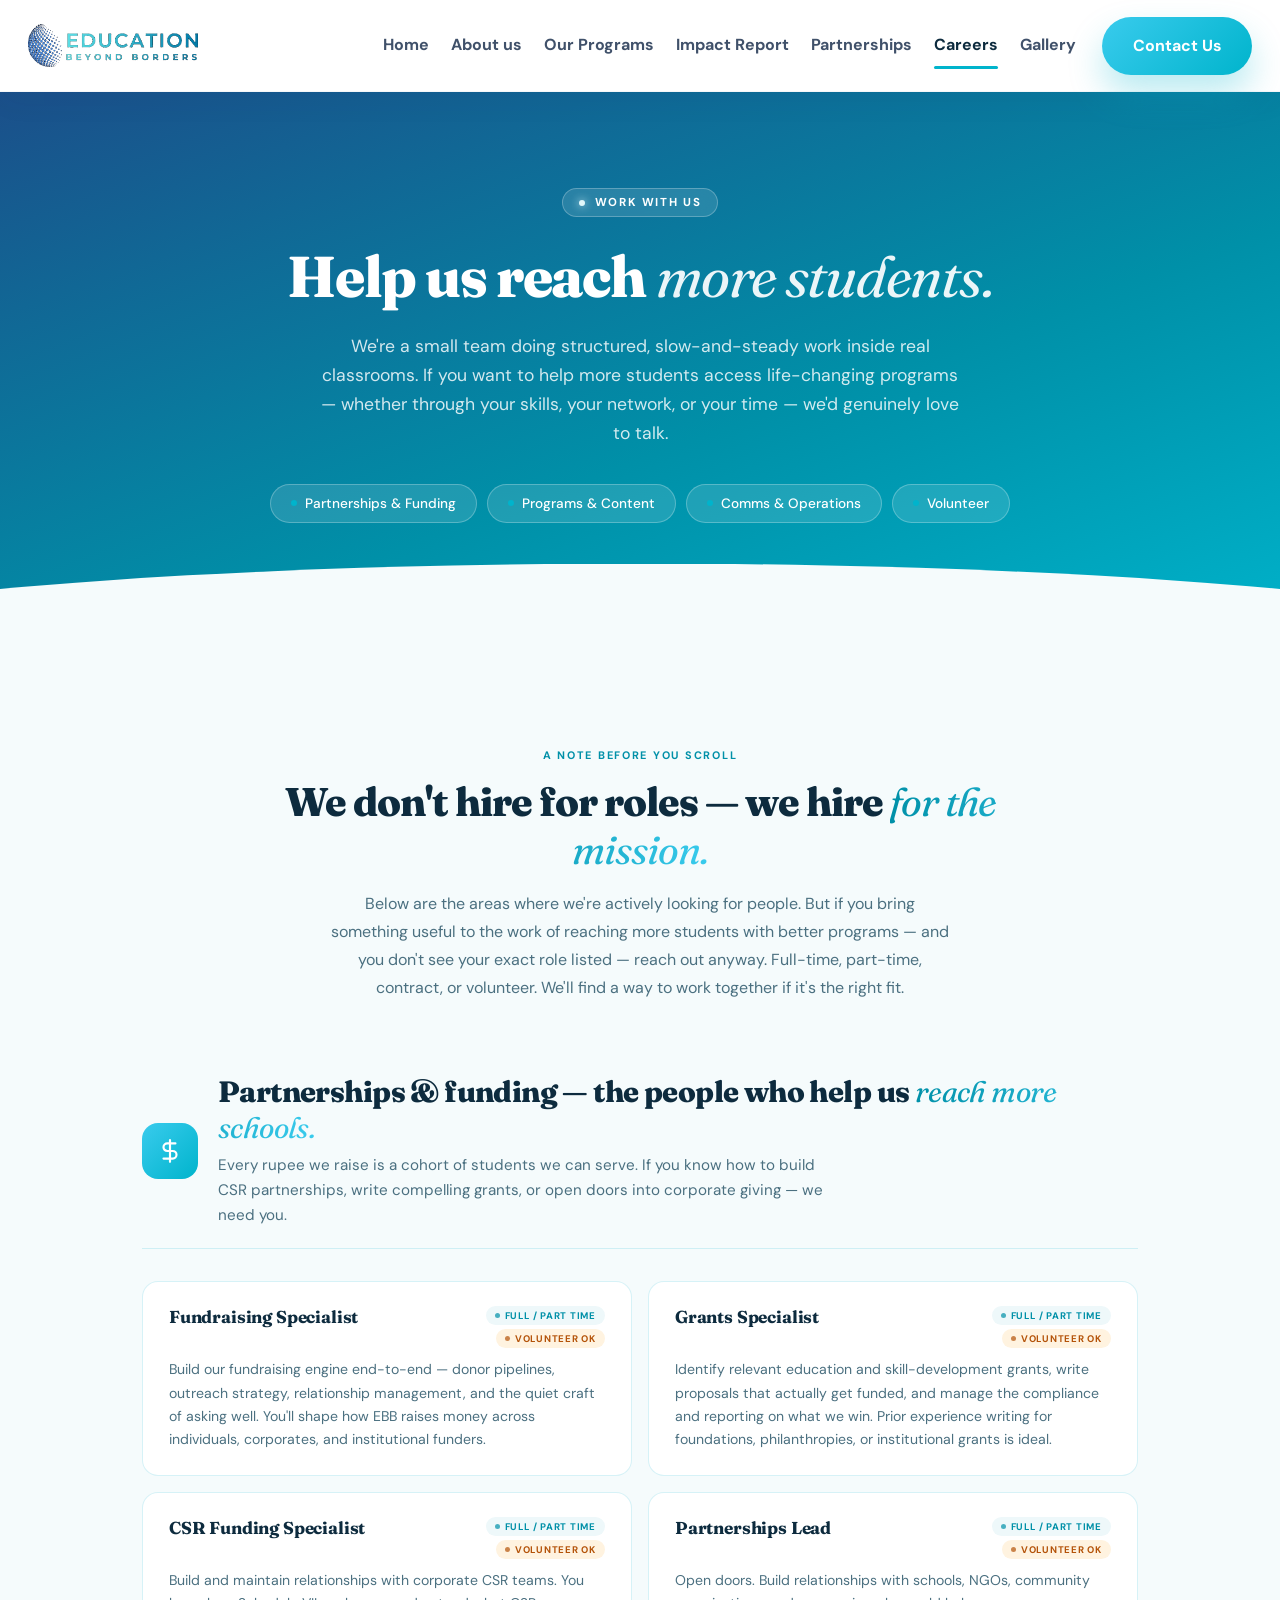
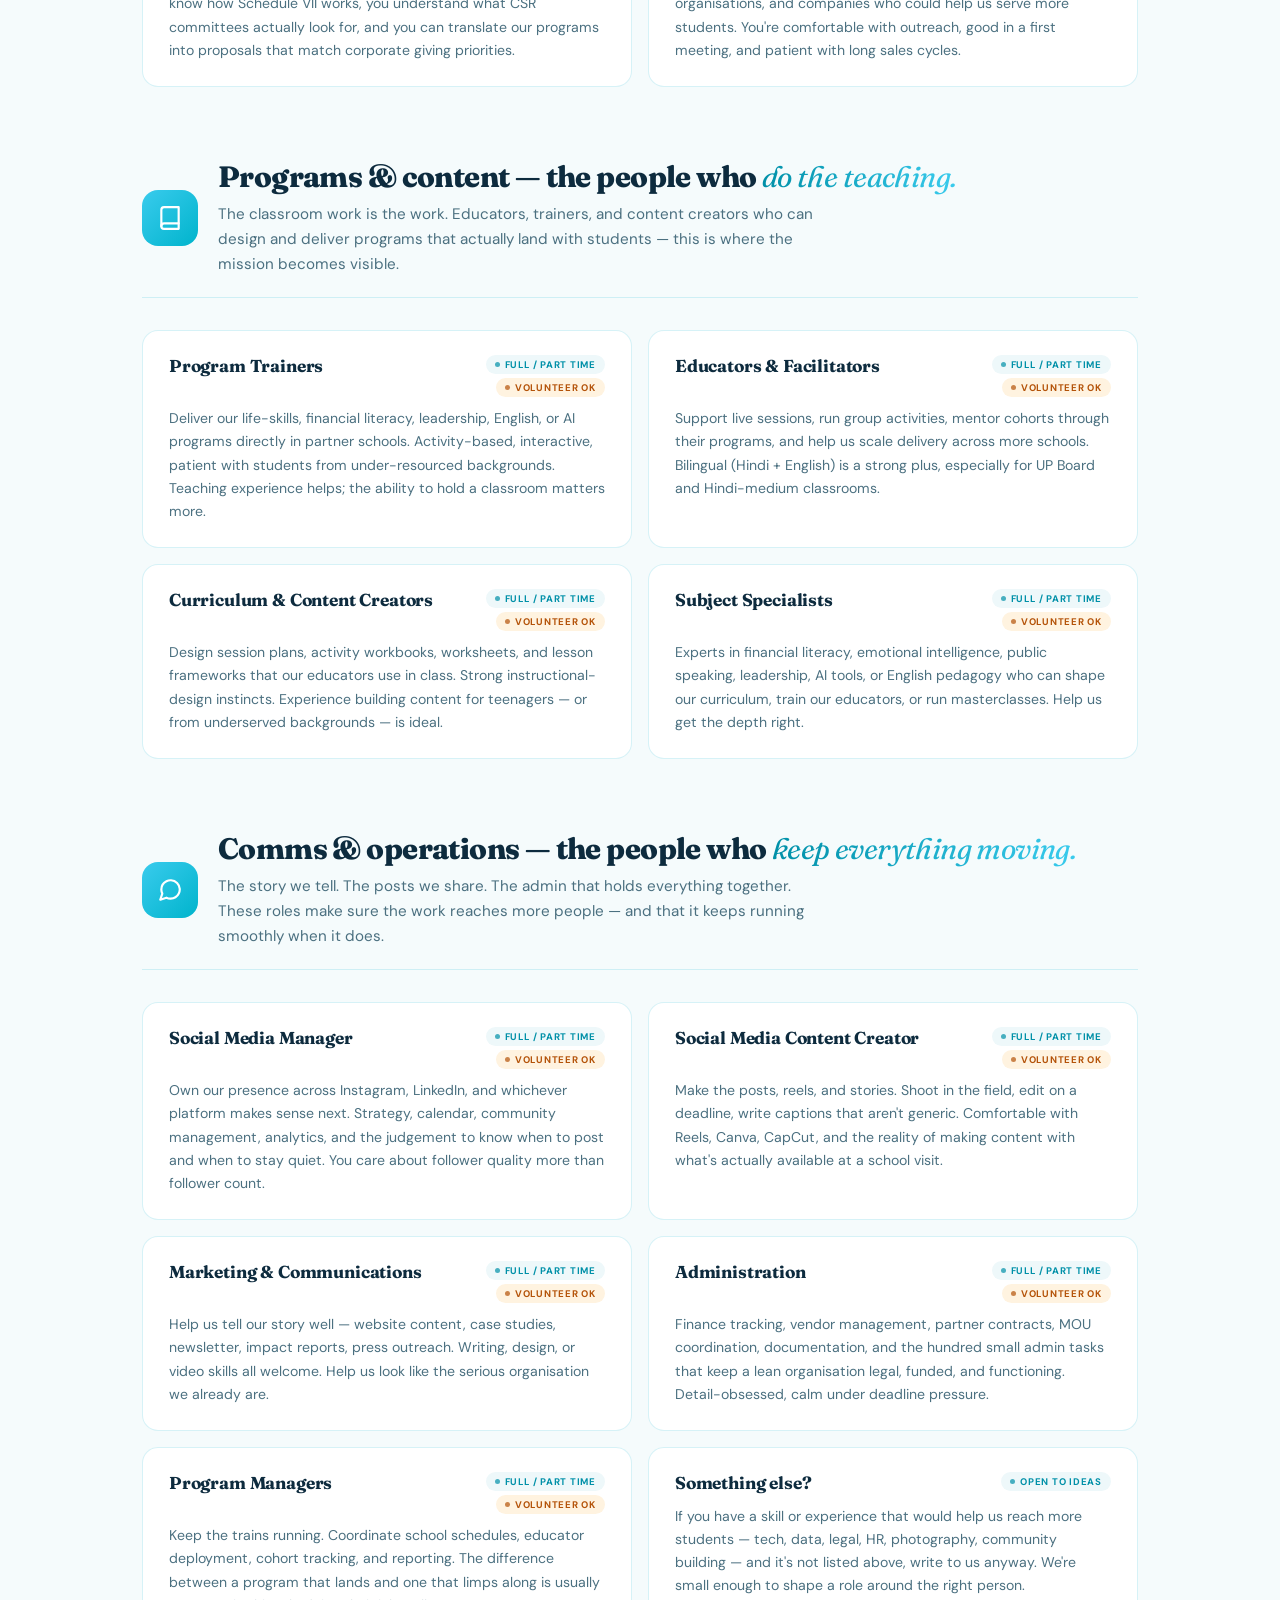
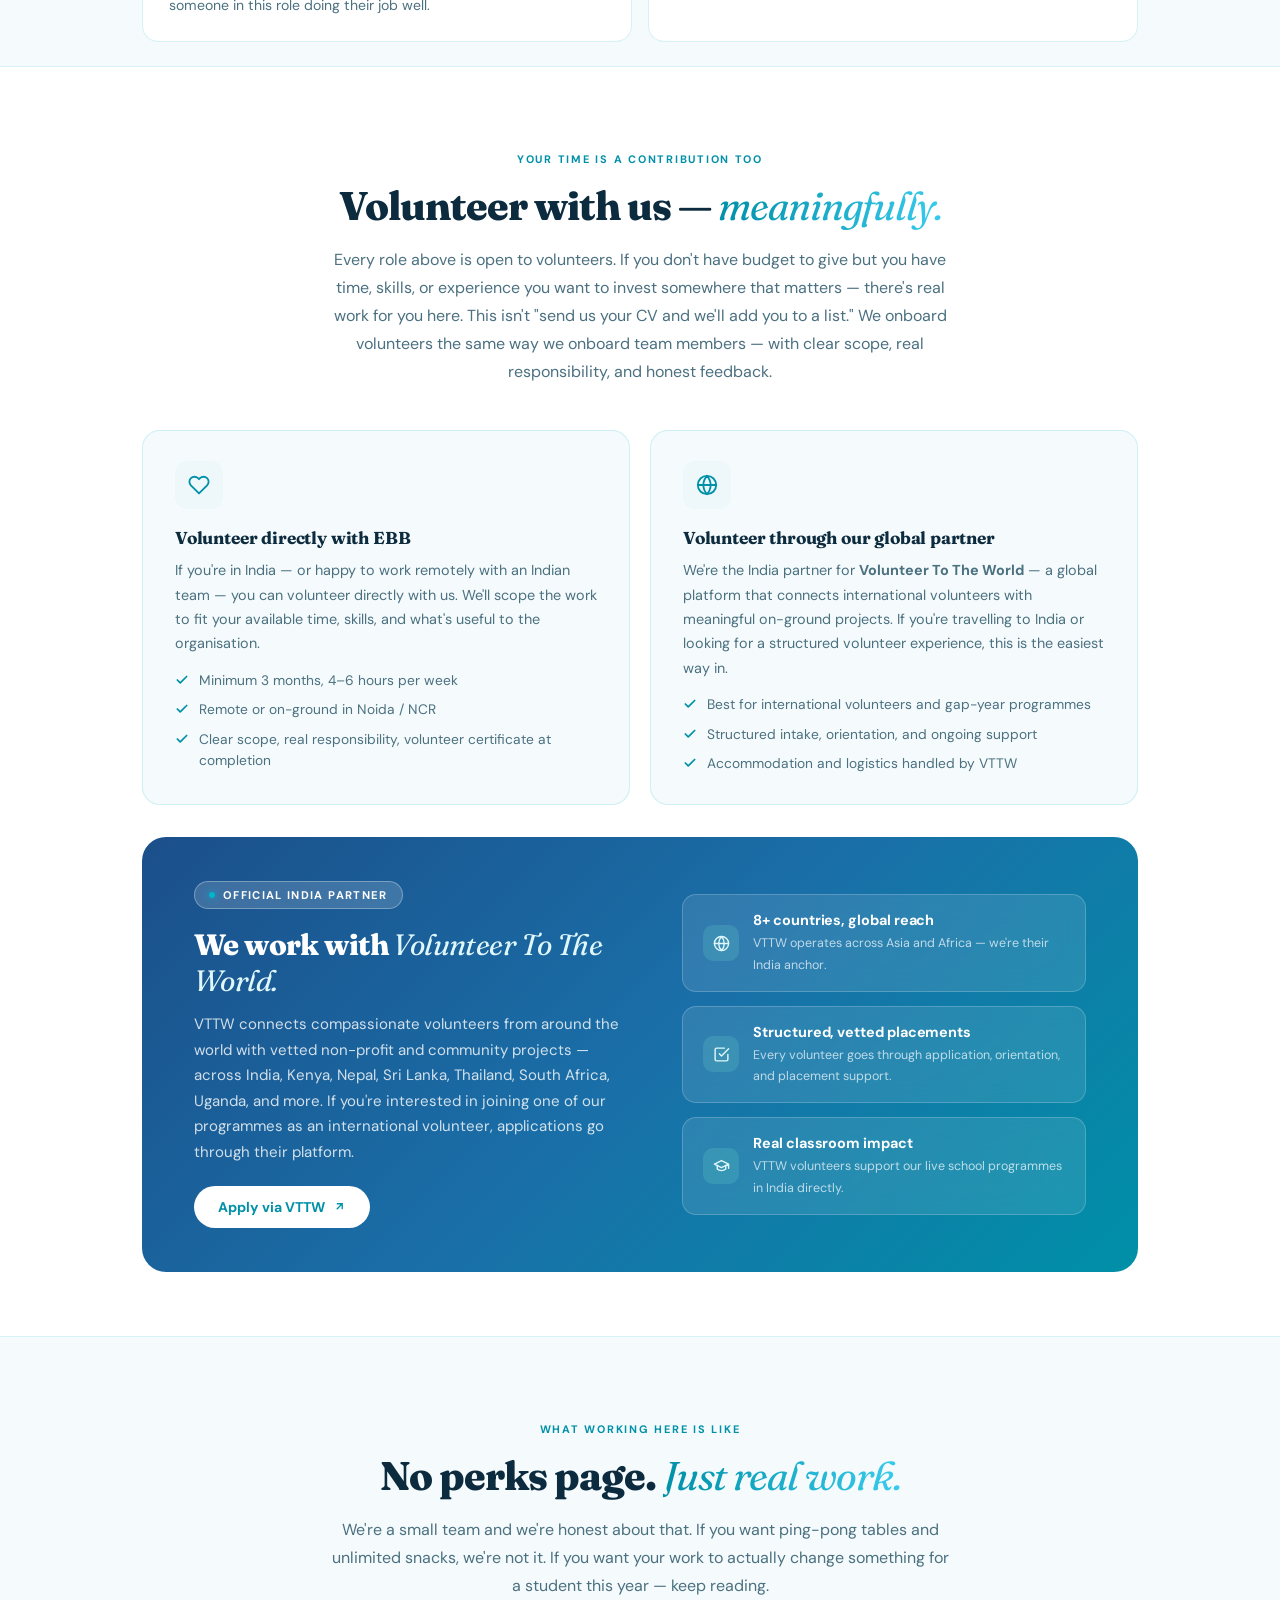
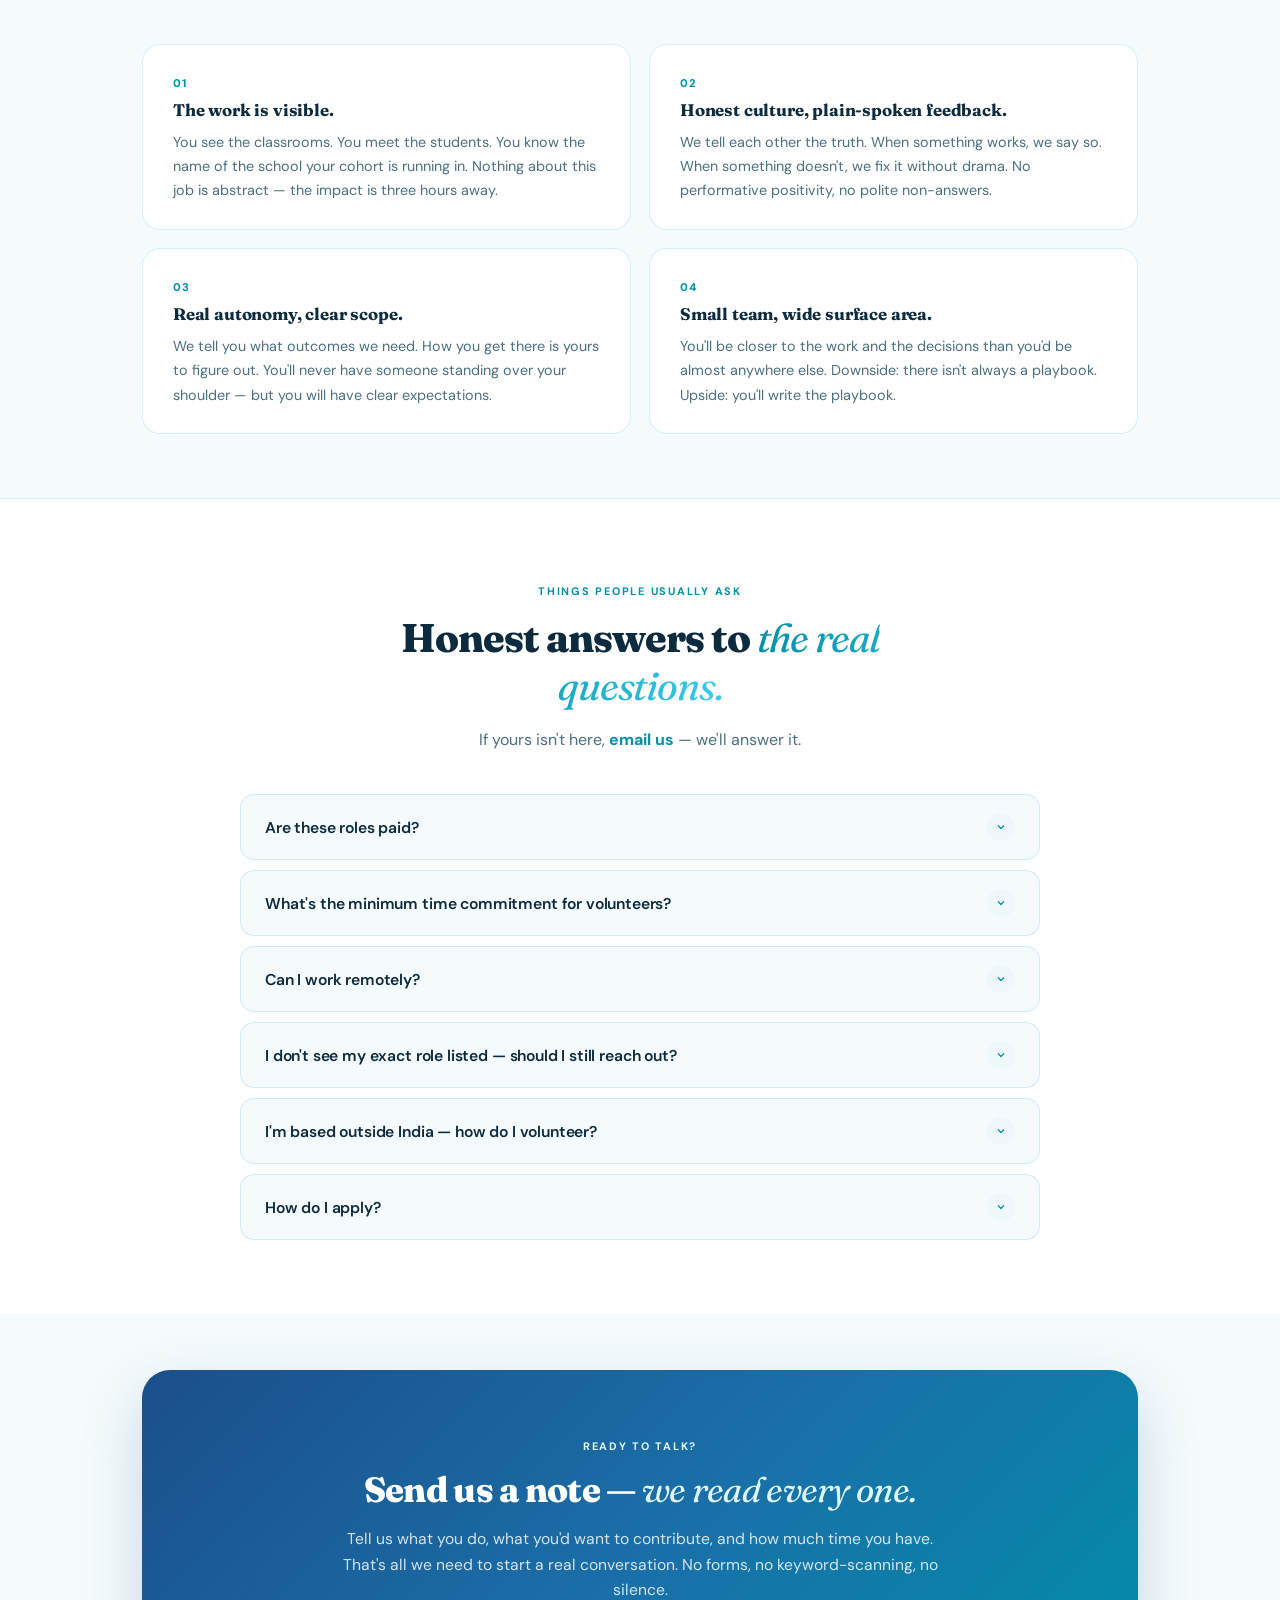
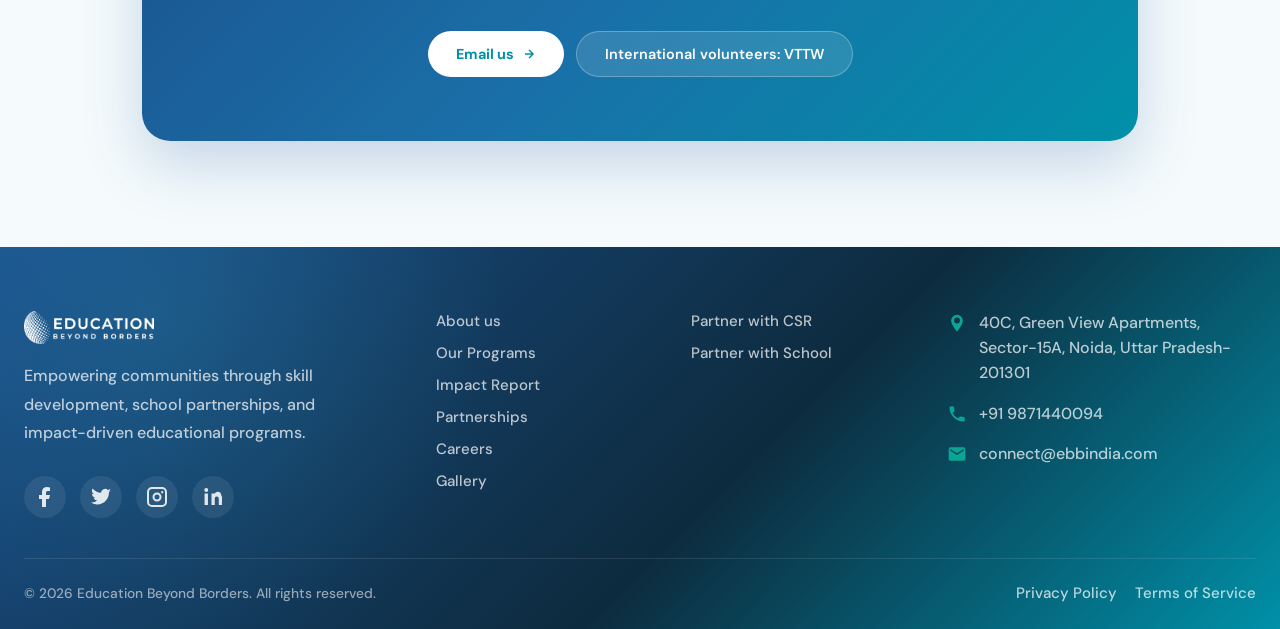
<file: career.html>
<!DOCTYPE html>
<html lang="en">
<head>
  <meta charset="UTF-8" />
  <meta name="viewport" content="width=device-width, initial-scale=1.0" />
  <title>Careers | Education Beyond Borders</title>
  <link href="https://fonts.googleapis.com/css2?family=Fraunces:ital,wght@0,400;0,700;0,800;1,400&family=DM+Sans:wght@400;500;600;700&display=swap" rel="stylesheet" />
  <style>
    *, *::before, *::after { margin: 0; padding: 0; box-sizing: border-box; }
    html { scroll-behavior: smooth; }

    :root {
      --teal:#00b4cc; --teal-dark:#0090a8; --teal-deep:#176b7a;
      --aqua:#39cbed; --royal:#1b4f8a; --midnight:#0d2b3e;
      --mist:#e0f7fa; --cloud:#eef8fa;
      --ink:#0d2b3e; --sub:#4b7080; --muted:#8fa3bf;
      --white:#ffffff; --border:rgba(0,176,204,0.16); --bg:#f5fbfc;
    }

    body { font-family: 'DM Sans', 'Manrope', sans-serif; color: var(--ink); background: var(--bg); -webkit-font-smoothing: antialiased; overflow-x: hidden; padding-top: 92px; }
    a { color: inherit; text-decoration: none; }

    /* NAV */
    .topbar { position: fixed; top: 0; left: 0; z-index: 20; width: 100%; min-height: 92px; padding: 0 max(28px, calc((100vw - 1830px) / 2)); display: flex; align-items: center; justify-content: space-between; gap: 26px; background: #fff; border-bottom: 1px solid rgba(24, 60, 107, 0.04); box-shadow: 0 12px 28px rgba(18, 44, 79, 0.035); }
    .brand { display: flex; align-items: center; flex-shrink: 0; gap: 0; }
    .brand__logo { display: flex; align-items: center; width: clamp(170px, 12vw, 230px); }
    .brand__logo-image { width: clamp(170px, 12vw, 230px); height: auto; object-fit: contain; transform-origin: center; transition: transform 0.35s ease, filter 0.35s ease; }
    .brand:hover .brand__logo-image,
    .brand:focus-visible .brand__logo-image { transform: translateY(-2px) scale(1.035); filter: drop-shadow(0 12px 18px rgba(0, 180, 204, 0.2)); }
    .nav { display: flex; align-items: center; margin-left: auto; gap: clamp(22px, 1.55vw, 30px); font-family: "DM Sans", "Manrope", sans-serif; font-size: clamp(1rem, 1.15vw, 1.35rem); font-weight: 700; color: #40516a; }
    .nav a { position: relative; padding: 11px 0 14px; font-weight: 700; transition: color 0.25s ease, transform 0.25s ease; }
    .nav a::after { content: ""; position: absolute; left: 0; bottom: 0; width: 100%; height: 3px; transform: scaleX(0); transform-origin: left; border-radius: 999px; background: var(--teal); transition: transform 0.25s ease; }
    .nav a:hover,
    .nav a:focus-visible,
    .nav a.is-active { color: var(--midnight); }
    .nav a:hover::after,
    .nav a:focus-visible::after,
    .nav a.is-active::after { transform: scaleX(1); }
    .button { display: inline-flex; align-items: center; justify-content: center; border-radius: 999px; font-family: "Manrope", "DM Sans", sans-serif; font-weight: 700; transition: transform 0.25s ease, box-shadow 0.25s ease, background 0.25s ease; }
    .button--small { min-width: clamp(150px, 10vw, 210px); min-height: 58px; padding: 0 28px; font-size: clamp(1rem, 1vw, 1.25rem); }
    .button:hover,
    .button:focus-visible { transform: translateY(-2px); }
    .button--primary { color: #fff; background: linear-gradient(135deg, var(--aqua) 0%, var(--teal) 100%); box-shadow: 0 18px 35px rgba(0, 180, 204, 0.28); }
    .button--primary:hover,
    .button--primary:focus-visible { background: linear-gradient(135deg, var(--aqua) 0%, var(--teal-dark) 100%); }
    .menu-toggle { display: none; width: 48px; height: 48px; padding: 0; border: 1px solid rgba(24, 60, 107, 0.1); border-radius: 14px; background: #fff; }
    .menu-toggle span { display: block; width: 20px; height: 2px; margin: 5px auto; background: var(--midnight); }

    /* HERO */
    .hero { background: linear-gradient(160deg, var(--royal) 0%, var(--teal-dark) 58%, var(--teal) 100%); padding: 96px 52px 140px; position: relative; overflow: hidden; text-align: center; }
    .hero::after { content: ''; position: absolute; bottom: -1px; left: 0; right: 0; height: 100px; background: var(--bg); clip-path: ellipse(75% 100% at 50% 100%); }
    .hero-inner { max-width: 900px; margin: 0 auto; position: relative; z-index: 2; }
    .hero-pill { display: inline-flex; align-items: center; gap: 10px; background: rgba(255,255,255,0.12); border: 1px solid rgba(255,255,255,0.25); backdrop-filter: blur(10px); color: #fff; font-size: 0.72rem; font-weight: 700; letter-spacing: 0.14em; text-transform: uppercase; padding: 6px 16px; border-radius: 100px; margin-bottom: 28px; opacity: 0; transform: translateY(12px); animation: slideUp 0.7s cubic-bezier(0.2,0.9,0.3,1) 0.1s forwards; }
    .hero-pill .led { width: 6px; height: 6px; border-radius: 50%; background: var(--mist); box-shadow: 0 0 8px var(--mist); }
    .hero h1 { font-size: clamp(2.2rem, 4.8vw, 3.6rem); font-weight: 800; color: #fff; line-height: 1.12; letter-spacing: -0.025em; margin-bottom: 22px; opacity: 0; transform: translateY(16px); animation: slideUp 0.9s cubic-bezier(0.2,0.9,0.3,1) 0.25s forwards; }
    .hero h1 .italic { font-style: italic; font-weight: 400; color: rgba(255,255,255,0.92); }
    .hero p { font-size: 1.1rem; color: rgba(255,255,255,0.82); line-height: 1.65; max-width: 640px; margin: 0 auto 36px; font-weight: 400; opacity: 0; transform: translateY(12px); animation: slideUp 0.8s cubic-bezier(0.2,0.9,0.3,1) 0.45s forwards; }
    .hero-jump { display: flex; justify-content: center; gap: 10px; flex-wrap: wrap; opacity: 0; transform: translateY(12px); animation: slideUp 0.8s cubic-bezier(0.2,0.9,0.3,1) 0.65s forwards; }
    .jump-btn { display: inline-flex; align-items: center; gap: 8px; padding: 10px 20px; background: rgba(255,255,255,0.12); border: 1px solid rgba(255,255,255,0.25); backdrop-filter: blur(10px); color: #fff; border-radius: 100px; text-decoration: none; font-size: 0.85rem; font-weight: 500; transition: all 0.2s; }
    .jump-btn:hover { background: rgba(255,255,255,0.22); transform: translateY(-2px); }
    .jump-btn .dot { width: 6px; height: 6px; border-radius: 50%; background: var(--teal); }

    @keyframes slideUp { to { opacity: 1; transform: translateY(0); } }

    /* REVEAL */
    .reveal { opacity: 0; transform: translateY(24px); transition: opacity 0.8s cubic-bezier(0.2,0.9,0.3,1), transform 0.8s cubic-bezier(0.2,0.9,0.3,1); }
    .reveal.in { opacity: 1; transform: translateY(0); }
    .reveal-stagger > * { opacity: 0; transform: translateY(20px); transition: opacity 0.7s cubic-bezier(0.2,0.9,0.3,1), transform 0.7s cubic-bezier(0.2,0.9,0.3,1); }
    .reveal-stagger.in > *:nth-child(1) { transition-delay: 0.05s; opacity: 1; transform: translateY(0); }
    .reveal-stagger.in > *:nth-child(2) { transition-delay: 0.12s; opacity: 1; transform: translateY(0); }
    .reveal-stagger.in > *:nth-child(3) { transition-delay: 0.19s; opacity: 1; transform: translateY(0); }
    .reveal-stagger.in > *:nth-child(4) { transition-delay: 0.26s; opacity: 1; transform: translateY(0); }
    .reveal-stagger.in > *:nth-child(5) { transition-delay: 0.33s; opacity: 1; transform: translateY(0); }
    .reveal-stagger.in > *:nth-child(6) { transition-delay: 0.40s; opacity: 1; transform: translateY(0); }

    /* WRAP */
    .page-wrap { max-width: 1100px; margin: 0 auto; padding: 0 52px; }

    /* HEADINGS */
    .section-eyebrow { display: inline-flex; align-items: center; gap: 10px; font-size: 0.68rem; font-weight: 700; letter-spacing: 0.16em; text-transform: uppercase; color: var(--teal-dark); margin-bottom: 16px; }
    .section-eyebrow::before { content: ''; width: 24px; height: 2px; background: linear-gradient(90deg, var(--aqua), var(--teal)); border-radius: 2px; }
    .section-title { font-size: clamp(1.9rem, 3.2vw, 2.5rem); font-weight: 800; color: var(--ink); line-height: 1.2; letter-spacing: -0.025em; margin-bottom: 16px; }
    .section-title .italic { font-style: italic; font-weight: 400; background: linear-gradient(90deg, var(--teal-dark), var(--aqua)); -webkit-background-clip: text; background-clip: text; color: transparent; }
    .section-sub { font-size: 1rem; color: var(--sub); line-height: 1.75; max-width: 620px; }
    .section-sub a { color: var(--teal-dark); font-weight: 700; text-decoration: none; }
    .section-sub a:hover { text-decoration: underline; }

    /* INTRO */
    .intro { padding: 80px 0 24px; }
    .intro-head { text-align: center; max-width: 720px; margin: 0 auto; }
    .intro-head .section-eyebrow { justify-content: center; }
    .intro-head .section-eyebrow::before { display: none; }
    .intro-head .section-sub { margin: 0 auto; }

    /* ROLE GROUPS — tightened spacing */
    .rgroup { padding: 48px 0 24px; }
    .rgroup:last-of-type { padding-bottom: 64px; }
    .rgroup-head { display: flex; align-items: center; gap: 20px; margin-bottom: 32px; padding-bottom: 20px; border-bottom: 1px solid var(--border); }
    .rgroup-icon { width: 56px; height: 56px; border-radius: 16px; background: linear-gradient(135deg, var(--aqua), var(--teal)); display: flex; align-items: center; justify-content: center; flex-shrink: 0; }
    .rgroup-icon svg { width: 26px; height: 26px; stroke: #fff; fill: none; stroke-width: 2; stroke-linecap: round; stroke-linejoin: round; }
    .rgroup-text h2 { font-size: clamp(1.5rem, 2.3vw, 1.9rem); font-weight: 800; color: var(--ink); line-height: 1.25; letter-spacing: -0.02em; margin-bottom: 6px; }
    .rgroup-text h2 .italic { font-style: italic; font-weight: 400; background: linear-gradient(90deg, var(--teal-dark), var(--aqua)); -webkit-background-clip: text; background-clip: text; color: transparent; }
    .rgroup-text p { font-size: 0.95rem; color: var(--sub); line-height: 1.65; max-width: 620px; }

    .role-grid { display: grid; grid-template-columns: repeat(2, 1fr); gap: 16px; }
    .role-card { position: relative; background: var(--white); border: 1px solid var(--border); border-radius: 16px; padding: 24px 26px; overflow: hidden; transition: all 0.35s cubic-bezier(0.2,0.9,0.3,1); }
    .role-card::before { content: ''; position: absolute; top: 0; left: 0; right: 0; height: 3px; background: linear-gradient(90deg, var(--aqua), var(--teal)); transform: scaleX(0); transform-origin: left; transition: transform 0.5s cubic-bezier(0.2,0.9,0.3,1); }
    .role-card:hover { transform: translateY(-4px); box-shadow: 0 14px 36px rgba(42,157,157,0.14); border-color: var(--mist); }
    .role-card:hover::before { transform: scaleX(1); }
    .role-head { display: flex; align-items: flex-start; justify-content: space-between; gap: 12px; margin-bottom: 10px; }
    .role-card h3 { font-size: 1.08rem; font-weight: 700; color: var(--ink); line-height: 1.3; letter-spacing: -0.01em; flex: 1; }
    .role-tags { display: flex; flex-direction: column; gap: 4px; align-items: flex-end; flex-shrink: 0; }
    .role-tag { display: inline-flex; align-items: center; gap: 5px; font-size: 0.6rem; font-weight: 700; letter-spacing: 0.08em; text-transform: uppercase; padding: 3px 9px; border-radius: 100px; background: var(--cloud); color: var(--teal-dark); white-space: nowrap; }
    .role-tag.vol { background: #fff3e0; color: #b45309; }
    .role-tag .dot { width: 5px; height: 5px; border-radius: 50%; background: currentColor; opacity: 0.7; }
    .role-card p { font-size: 0.88rem; color: var(--sub); line-height: 1.65; }

    /* VOLUNTEER */
    .volunteer { padding: 80px 0 64px; background: var(--white); border-top: 1px solid var(--border); border-bottom: 1px solid var(--border); }
    .volunteer-head { text-align: center; max-width: 640px; margin: 0 auto 44px; }
    .volunteer-head .section-eyebrow { justify-content: center; }
    .volunteer-head .section-eyebrow::before { display: none; }
    .volunteer-head .section-sub { margin: 0 auto; }
    .volunteer-grid { display: grid; grid-template-columns: 1fr 1fr; gap: 20px; margin-bottom: 32px; }
    .vol-block { padding: 30px 32px; border-radius: 18px; border: 1px solid var(--border); background: var(--bg); transition: all 0.3s; }
    .vol-block:hover { border-color: var(--mist); box-shadow: 0 12px 32px rgba(42,157,157,0.1); }
    .vol-icon { width: 48px; height: 48px; border-radius: 12px; background: var(--cloud); display: flex; align-items: center; justify-content: center; margin-bottom: 18px; }
    .vol-icon svg { width: 22px; height: 22px; stroke: var(--teal-dark); fill: none; stroke-width: 2; stroke-linecap: round; stroke-linejoin: round; }
    .vol-block h3 { font-size: 1.08rem; font-weight: 700; color: var(--ink); margin-bottom: 10px; letter-spacing: -0.01em; }
    .vol-block p { font-size: 0.9rem; color: var(--sub); line-height: 1.7; margin-bottom: 14px; }
    .vol-list { list-style: none; display: flex; flex-direction: column; gap: 8px; }
    .vol-list li { display: flex; gap: 10px; align-items: flex-start; font-size: 0.86rem; color: var(--sub); line-height: 1.55; }
    .vol-list li svg { width: 14px; height: 14px; flex-shrink: 0; margin-top: 3px; stroke: var(--teal-dark); fill: none; stroke-width: 3; stroke-linecap: round; stroke-linejoin: round; }

    /* VTTW */
    .vttw { position: relative; background: linear-gradient(135deg, var(--royal) 0%, #1a6fa8 50%, var(--teal-dark) 100%); border-radius: 24px; padding: 44px 52px; overflow: hidden; display: grid; grid-template-columns: 1.1fr 1fr; gap: 44px; align-items: center; }
    .vttw-content { position: relative; z-index: 1; }
    .vttw-badge { display: inline-flex; align-items: center; gap: 8px; background: rgba(255,255,255,0.16); border: 1px solid rgba(255,255,255,0.3); backdrop-filter: blur(10px); color: #fff; padding: 6px 14px; border-radius: 100px; font-size: 0.7rem; font-weight: 700; letter-spacing: 0.12em; text-transform: uppercase; margin-bottom: 18px; }
    .vttw-badge .dot { width: 6px; height: 6px; border-radius: 50%; background: var(--teal); box-shadow: 0 0 8px var(--teal); }
    .vttw h2 { font-size: clamp(1.5rem, 2.3vw, 1.9rem); font-weight: 800; color: #fff; line-height: 1.2; letter-spacing: -0.02em; margin-bottom: 14px; }
    .vttw h2 .italic { font-style: italic; font-weight: 400; color: var(--mist); }
    .vttw p { font-size: 0.94rem; color: rgba(255,255,255,0.8); line-height: 1.7; margin-bottom: 20px; }
    .vttw-link { display: inline-flex; align-items: center; gap: 8px; padding: 12px 24px; background: #fff; color: var(--teal-dark); border-radius: 100px; text-decoration: none; font-size: 0.88rem; font-weight: 700; transition: all 0.2s; }
    .vttw-link:hover { transform: translateY(-2px); box-shadow: 0 8px 20px rgba(0,0,0,0.2); }
    .vttw-link svg { width: 13px; height: 13px; stroke: var(--teal-dark); fill: none; stroke-width: 2.5; transition: transform 0.2s; }
    .vttw-link:hover svg { transform: translate(2px, -2px); }
    .vttw-visual { position: relative; display: flex; flex-direction: column; gap: 14px; z-index: 1; }
    .vttw-stat { display: flex; align-items: center; gap: 14px; padding: 16px 20px; background: rgba(255,255,255,0.1); border: 1px solid rgba(255,255,255,0.2); backdrop-filter: blur(12px); border-radius: 14px; }
    .vttw-stat-icon { width: 36px; height: 36px; border-radius: 10px; background: rgba(110,213,201,0.2); display: flex; align-items: center; justify-content: center; flex-shrink: 0; }
    .vttw-stat-icon svg { width: 17px; height: 17px; stroke: var(--mist); fill: none; stroke-width: 2; stroke-linecap: round; stroke-linejoin: round; }
    .vttw-stat-text { color: #fff; flex: 1; }
    .vttw-stat-text strong { display: block; font-size: 0.9rem; font-weight: 700; margin-bottom: 2px; letter-spacing: -0.005em; }
    .vttw-stat-text span { font-size: 0.78rem; color: rgba(255,255,255,0.7); line-height: 1.5; }

    /* WORKING */
    .working { padding: 80px 0 64px; }
    .working-head { text-align: center; max-width: 620px; margin: 0 auto 44px; }
    .working-head .section-eyebrow { justify-content: center; }
    .working-head .section-eyebrow::before { display: none; }
    .working-head .section-sub { margin: 0 auto; }
    .working-grid { display: grid; grid-template-columns: repeat(2, 1fr); gap: 18px; }
    .working-card { background: var(--white); border: 1px solid var(--border); border-radius: 18px; padding: 26px 30px; position: relative; overflow: hidden; transition: all 0.35s cubic-bezier(0.2,0.9,0.3,1); }
    .working-card::before { content: ''; position: absolute; top: 0; left: 0; bottom: 0; width: 3px; background: linear-gradient(180deg, var(--aqua), var(--teal)); transform: scaleY(0); transform-origin: top; transition: transform 0.5s cubic-bezier(0.2,0.9,0.3,1); }
    .working-card:hover { transform: translateY(-4px); border-color: var(--mist); box-shadow: 0 12px 32px rgba(42,157,157,0.12); }
    .working-card:hover::before { transform: scaleY(1); }
    .working-num { display: inline-block; font-size: 0.7rem; font-weight: 800; color: var(--teal-dark); letter-spacing: 0.1em; margin-bottom: 10px; }
    .working-card h3 { font-size: 1.05rem; font-weight: 700; color: var(--ink); margin-bottom: 10px; letter-spacing: -0.01em; }
    .working-card p { font-size: 0.9rem; color: var(--sub); line-height: 1.7; }

    /* FAQ */
    .faq { padding: 80px 0 64px; background: var(--white); border-top: 1px solid var(--border); }
    .faq-head { text-align: center; max-width: 620px; margin: 0 auto 40px; }
    .faq-head .section-eyebrow { justify-content: center; }
    .faq-head .section-eyebrow::before { display: none; }
    .faq-head .section-sub { margin: 0 auto; }
    .faq-list { max-width: 800px; margin: 0 auto; }
    .faq-item { background: var(--bg); border: 1px solid var(--border); border-radius: 14px; margin-bottom: 10px; overflow: hidden; transition: border-color 0.25s, box-shadow 0.25s; }
    .faq-item:hover { border-color: var(--mist); }
    .faq-item.open { border-color: var(--teal); background: var(--white); box-shadow: 0 4px 16px rgba(58,191,191,0.12); }
    .faq-q { width: 100%; text-align: left; padding: 18px 24px; background: none; border: none; font-family: inherit; font-size: 0.98rem; font-weight: 600; color: var(--ink); cursor: pointer; display: flex; align-items: center; justify-content: space-between; gap: 20px; letter-spacing: -0.01em; }
    .faq-q-icon { flex-shrink: 0; width: 28px; height: 28px; border-radius: 50%; background: var(--cloud); display: flex; align-items: center; justify-content: center; transition: all 0.3s; }
    .faq-item.open .faq-q-icon { background: linear-gradient(135deg, var(--aqua), var(--teal)); }
    .faq-q-icon svg { width: 12px; height: 12px; stroke: var(--teal-dark); fill: none; stroke-width: 2.5; transition: all 0.3s; }
    .faq-item.open .faq-q-icon svg { stroke: #fff; transform: rotate(180deg); }
    .faq-a { max-height: 0; overflow: hidden; transition: max-height 0.35s cubic-bezier(0.2,0.9,0.3,1); }
    .faq-item.open .faq-a { max-height: 500px; }
    .faq-a-inner { padding: 0 24px 20px; font-size: 0.92rem; color: var(--sub); line-height: 1.75; }
    .faq-a-inner a { color: var(--teal-dark); font-weight: 700; text-decoration: none; }
    .faq-a-inner a:hover { text-decoration: underline; }

    /* CTA */
    .cta-wrap { padding: 56px 52px 80px; max-width: 1100px; margin: 0 auto; }
    .cta-inner { position: relative; border-radius: 28px; overflow: hidden; background: linear-gradient(135deg, var(--royal) 0%, #1a6fa8 50%, var(--teal-dark) 100%); padding: 64px 64px; text-align: center; box-shadow: 0 24px 60px rgba(30,80,160,0.22); }
    .cta-inner .section-eyebrow { color: var(--mist); justify-content: center; }
    .cta-inner .section-eyebrow::before { display: none; }
    .cta-inner h2 { font-size: clamp(1.7rem, 2.8vw, 2.2rem); font-weight: 800; color: #fff; line-height: 1.2; letter-spacing: -0.02em; margin-bottom: 14px; }
    .cta-inner h2 .italic { font-style: italic; font-weight: 400; color: var(--mist); }
    .cta-inner p { font-size: 0.98rem; color: rgba(255,255,255,0.82); line-height: 1.65; margin: 0 auto 28px; max-width: 600px; }
    .cta-btns { display: flex; gap: 12px; justify-content: center; flex-wrap: wrap; }
    .btn-primary { display: inline-flex; align-items: center; gap: 8px; padding: 14px 28px; background: #fff; color: var(--teal-dark); border-radius: 100px; text-decoration: none; font-size: 0.9rem; font-weight: 700; transition: all 0.2s cubic-bezier(0.2,0.9,0.3,1); }
    .btn-primary:hover { transform: translateY(-2px); box-shadow: 0 8px 24px rgba(0,0,0,0.2); }
    .btn-primary svg { width: 14px; height: 14px; stroke: var(--teal-dark); fill: none; stroke-width: 2.5; transition: transform 0.2s; }
    .btn-primary:hover svg { transform: translateX(3px); }
    .btn-outline { display: inline-flex; align-items: center; gap: 8px; padding: 13px 28px; background: rgba(255,255,255,0.12); color: #fff; border-radius: 100px; border: 1px solid rgba(255,255,255,0.28); text-decoration: none; font-size: 0.9rem; font-weight: 600; backdrop-filter: blur(10px); transition: all 0.2s; }
    .btn-outline:hover { background: rgba(255,255,255,0.22); transform: translateY(-2px); }

    /* FOOTER */
    .footer { margin-top: 26px; padding: 64px 0 26px; background: radial-gradient(circle at 12% 18%, rgba(57, 203, 237, 0.16), transparent 30%), linear-gradient(135deg, #1b4f8a 0%, #0d2b3e 58%, #0090a8 100%); color: rgba(255, 255, 255, 0.78); }
    .footer__grid,
    .footer__bottom { width: min(1480px, calc(100vw - 48px)); margin: 0 auto; }
    .footer__grid { display: grid; grid-template-columns: 1.25fr 0.72fr 0.72fr 1.05fr; gap: 44px; }
    .brand--footer { align-items: flex-start; }
    .brand__logo--footer { width: auto; }
    .brand__logo-image--footer { width: 130px; max-height: 62px; object-fit: contain; filter: brightness(0) invert(1); }
    .footer__copy { max-width: 320px; margin-top: 18px; color: rgba(255, 255, 255, 0.72); font: 500 1rem/1.8 "Manrope", "DM Sans", sans-serif; }
    .socials { display: flex; gap: 10px; margin-top: 22px; }
    .socials a { display: grid; place-items: center; width: 42px; height: 42px; border: 1px solid rgba(255, 255, 255, 0.12); border-radius: 50%; color: #39cbed; background: rgba(255, 255, 255, 0.06); transition: transform 0.2s ease, background 0.2s ease; }
    .socials a:hover { transform: translateY(-2px); background: rgba(255, 255, 255, 0.12); }
    .socials svg { width: 20px; height: 20px; fill: currentColor; }
    .footer__links { display: grid; align-content: start; gap: 12px; }
    .footer__links a,
    .footer__bottom a { color: rgba(255, 255, 255, 0.72); font: 500 0.94rem "Manrope", "DM Sans", sans-serif; text-decoration: none; }
    .footer__links a:hover,
    .footer__bottom a:hover { color: #39cbed; }
    .footer__contact { display: grid; align-content: start; gap: 16px; }
    .footer__contact-item { display: flex; align-items: flex-start; gap: 12px; color: rgba(255, 255, 255, 0.72); line-height: 1.55; }
    .footer__contact-item img { display: block; flex: 0 0 20px; width: 20px; height: 20px; margin-top: 2px; filter: invert(67%) sepia(68%) saturate(594%) hue-rotate(143deg) brightness(97%) contrast(92%); opacity: 0.95; }
    .footer__contact-item span { display: block; color: rgba(255, 255, 255, 0.72); font: 500 1rem/1.7 "Manrope", "DM Sans", sans-serif; }
    .footer__contact-item a { display: block; color: rgba(255, 255, 255, 0.72); font: 500 1rem/1.7 "Manrope", "DM Sans", sans-serif; text-decoration: none; }
    .footer__contact-item a:hover { color: #39cbed; }
    .footer__bottom { display: flex; align-items: center; justify-content: space-between; gap: 24px; margin-top: 40px; padding-top: 24px; border-top: 1px solid rgba(255, 255, 255, 0.1); color: rgba(255, 255, 255, 0.56); font-size: 0.86rem; }
    .footer__bottom-links { display: flex; gap: 18px; }

    /* RESPONSIVE */
    @media (max-width: 1000px) {
      .role-grid { grid-template-columns: 1fr; }
      .volunteer-grid { grid-template-columns: 1fr; }
      .vttw { grid-template-columns: 1fr; padding: 36px 32px; gap: 28px; }
      .working-grid { grid-template-columns: 1fr; }
    }
    @media (max-width: 768px) {
      body { padding-top: 76px; }
      .topbar { min-height: 76px; padding: 0 18px; }
      .brand__logo,
      .brand__logo-image { width: 154px; }
      .nav {
        position: absolute;
        top: calc(100% + 10px);
        right: 18px;
        left: 18px;
        display: none;
        flex-direction: column;
        align-items: stretch;
        gap: 0;
        padding: 16px;
        border: 1px solid rgba(24, 60, 107, 0.12);
        border-radius: 18px;
        background: rgba(255, 255, 255, 0.98);
        box-shadow: 0 18px 42px rgba(18, 44, 79, 0.13);
      }
      .nav.is-open { display: flex; }
      .nav a { padding: 11px 8px; }
      .menu-toggle { display: block; }
      .topbar > .button { display: none; }
      .hero { padding: 72px 24px 130px; }
      .page-wrap { padding: 0 24px; }
      .intro { padding: 56px 0 16px; }
      .rgroup { padding: 36px 0 16px; }
      .rgroup:last-of-type { padding-bottom: 48px; }
      .rgroup-head { flex-direction: column; align-items: flex-start; gap: 14px; }
      .volunteer { padding: 56px 0 48px; }
      .vttw { padding: 32px 24px; }
      .working { padding: 56px 0 48px; }
      .faq { padding: 56px 0 48px; }
      .cta-wrap { padding: 40px 24px 56px; }
      .cta-inner { padding: 44px 28px; }
      .footer { padding-top: 64px; }
      .footer__grid { grid-template-columns: 1fr; width: calc(100vw - 28px); }
      .footer__bottom { width: calc(100vw - 28px); flex-direction: column; align-items: flex-start; }
      .footer__bottom-links { flex-wrap: wrap; }
    }
      h1, h2, h3, .section-title { font-family: 'Fraunces', Georgia, serif; }
  </style>
<style id="shared-footer-style">
  .footer {
    margin-top: 26px;
    padding: 64px 0 26px;
    background: radial-gradient(circle at 12% 18%, rgba(57, 203, 237, 0.16), transparent 30%), linear-gradient(135deg, #1b4f8a 0%, #0d2b3e 58%, #0090a8 100%);
    color: rgba(255, 255, 255, 0.78);
  }

  .footer__grid,
  .footer__bottom {
    width: min(1480px, calc(100vw - 48px));
    margin-left: auto;
    margin-right: auto;
  }

  .footer__grid {
    display: grid;
    grid-template-columns: 1.25fr 0.72fr 0.72fr 1.05fr;
    gap: 44px;
  }

  .brand--footer {
    align-items: flex-start;
  }

  .brand__logo--footer {
    width: auto;
  }

  .brand__logo-image--footer {
    width: 130px;
    max-height: 62px;
    object-fit: contain;
    filter: brightness(0) invert(1);
  }

  .footer__copy {
    max-width: 320px;
    margin-top: 18px;
    color: rgba(255, 255, 255, 0.72);
    font: 500 1rem/1.8 "DM Sans", "Manrope", sans-serif;
  }

  .footer .socials {
    display: flex;
    gap: 14px;
    margin-top: 28px;
  }

  .footer .socials a,
  .footer .socials a[aria-label] {
    width: 42px;
    height: 42px;
    display: grid;
    place-items: center;
    border: 0;
    border-radius: 50%;
    background: rgba(255, 255, 255, 0.08);
    color: rgba(255, 255, 255, 0.86);
    transition: transform 0.25s ease, background 0.25s ease, color 0.25s ease;
  }

  .footer .socials a:hover,
  .footer .socials a:focus-visible,
  .footer .socials a[aria-label]:hover,
  .footer .socials a[aria-label]:focus-visible {
    transform: translateY(-3px);
    background: #39cbed;
    color: #0d2b3e;
  }

  .footer .socials svg {
    width: 24px;
    height: 24px;
    fill: currentColor;
    stroke: none;
  }

  .footer__links {
    display: grid;
    align-content: start;
    gap: 12px;
  }

  .footer__links a,
  .footer__bottom a {
    color: rgba(255, 255, 255, 0.72);
    font: 500 0.94rem "DM Sans", "Manrope", sans-serif;
    text-decoration: none;
    transform: none;
  }

  .footer__links a:hover,
  .footer__bottom a:hover {
    color: #39cbed;
    transform: none;
  }

  .footer__contact {
    display: grid;
    align-content: start;
    gap: 16px;
  }

  .footer__contact-item {
    display: flex;
    align-items: flex-start;
    gap: 12px;
    color: rgba(255, 255, 255, 0.72);
  }

  .footer__contact-item img {
    display: block;
    width: 20px;
    height: 20px;
    flex: 0 0 20px;
    margin-top: 2px;
    filter: invert(67%) sepia(68%) saturate(594%) hue-rotate(143deg) brightness(97%) contrast(92%);
    opacity: 0.95;
  }

  .footer__contact-item span,
  .footer__contact-item a {
    display: block;
    color: rgba(255, 255, 255, 0.72);
    font: 500 1rem/1.55 "DM Sans", "Manrope", sans-serif;
    text-decoration: none;
  }

  .footer__contact-item a:hover {
    color: #39cbed;
  }

  .footer__bottom {
    display: flex;
    align-items: center;
    justify-content: space-between;
    gap: 24px;
    margin-top: 40px;
    padding-top: 24px;
    border-top: 1px solid rgba(255, 255, 255, 0.1);
    color: rgba(255, 255, 255, 0.56);
    font: 500 0.86rem "DM Sans", "Manrope", sans-serif;
  }

  .footer__bottom-links {
    display: flex;
    gap: 18px;
  }

  @media (max-width: 980px) {
    .footer__grid {
      grid-template-columns: 1fr;
      gap: 32px;
      width: min(1480px, calc(100vw - 36px));
    }

    .footer__bottom {
      width: min(1480px, calc(100vw - 36px));
      flex-direction: column;
      align-items: flex-start;
    }

    .footer__bottom-links {
      flex-wrap: wrap;
    }
  }
</style>
</head>
<body>

<header class="topbar">
  <a class="brand" href="./index.html" aria-label="Go to home">
    <div class="brand__logo" aria-label="Education Beyond Borders">
      <img class="brand__logo-image" src="./icons/logo.png" alt="Education Beyond Borders logo" />
    </div>
  </a>
  <nav class="nav" aria-label="Main navigation">
    <a href="./index.html">Home</a>
    <a href="./about.html">About us</a>
    <a href="./programs.html">Our Programs</a>
    <a href="./report.html">Impact Report</a>
    <a href="./partnerships.html">Partnerships</a>
    <a class="is-active" href="./career.html">Careers</a>
    <a href="./gallery.html">Gallery</a>
  </nav>
  <a class="button button--primary button--small" href="./contact.html">Contact Us</a>
  <button class="menu-toggle" id="menuToggle" aria-label="Open menu">
    <span></span>
    <span></span>
    <span></span>
  </button>
</header>

<section class="hero">
  <div class="hero-inner">
    <div class="hero-pill"><span class="led"></span> Work With Us</div>
    <h1>Help us reach <span class="italic">more students.</span></h1>
    <p>We're a small team doing structured, slow-and-steady work inside real classrooms. If you want to help more students access life-changing programs — whether through your skills, your network, or your time — we'd genuinely love to talk.</p>
    <div class="hero-jump">
      <a href="#partnerships" class="jump-btn"><span class="dot"></span> Partnerships &amp; Funding</a>
      <a href="#programs" class="jump-btn"><span class="dot"></span> Programs &amp; Content</a>
      <a href="#operations" class="jump-btn"><span class="dot"></span> Comms &amp; Operations</a>
      <a href="#volunteer" class="jump-btn"><span class="dot"></span> Volunteer</a>
    </div>
  </div>
</section>

<section class="intro">
  <div class="page-wrap">
    <div class="intro-head reveal">
      <div class="section-eyebrow">A Note Before You Scroll</div>
      <h2 class="section-title">We don't hire for roles — we hire <span class="italic">for the mission.</span></h2>
      <p class="section-sub">Below are the areas where we're actively looking for people. But if you bring something useful to the work of reaching more students with better programs — and you don't see your exact role listed — reach out anyway. Full-time, part-time, contract, or volunteer. We'll find a way to work together if it's the right fit.</p>
    </div>
  </div>
</section>

<section class="rgroup" id="partnerships">
  <div class="page-wrap">
    <div class="rgroup-head reveal">
      <div class="rgroup-icon">
        <svg viewBox="0 0 24 24"><path d="M12 2v20M17 5H9.5a3.5 3.5 0 000 7h5a3.5 3.5 0 010 7H6"/></svg>
      </div>
      <div class="rgroup-text">
        <h2>Partnerships &amp; funding — the people who help us <span class="italic">reach more schools.</span></h2>
        <p>Every rupee we raise is a cohort of students we can serve. If you know how to build CSR partnerships, write compelling grants, or open doors into corporate giving — we need you.</p>
      </div>
    </div>
    <div class="role-grid reveal-stagger">
      <div class="role-card">
        <div class="role-head">
          <h3>Fundraising Specialist</h3>
          <div class="role-tags"><span class="role-tag"><span class="dot"></span> Full / Part time</span><span class="role-tag vol"><span class="dot"></span> Volunteer OK</span></div>
        </div>
        <p>Build our fundraising engine end-to-end — donor pipelines, outreach strategy, relationship management, and the quiet craft of asking well. You'll shape how EBB raises money across individuals, corporates, and institutional funders.</p>
      </div>
      <div class="role-card">
        <div class="role-head">
          <h3>Grants Specialist</h3>
          <div class="role-tags"><span class="role-tag"><span class="dot"></span> Full / Part time</span><span class="role-tag vol"><span class="dot"></span> Volunteer OK</span></div>
        </div>
        <p>Identify relevant education and skill-development grants, write proposals that actually get funded, and manage the compliance and reporting on what we win. Prior experience writing for foundations, philanthropies, or institutional grants is ideal.</p>
      </div>
      <div class="role-card">
        <div class="role-head">
          <h3>CSR Funding Specialist</h3>
          <div class="role-tags"><span class="role-tag"><span class="dot"></span> Full / Part time</span><span class="role-tag vol"><span class="dot"></span> Volunteer OK</span></div>
        </div>
        <p>Build and maintain relationships with corporate CSR teams. You know how Schedule VII works, you understand what CSR committees actually look for, and you can translate our programs into proposals that match corporate giving priorities.</p>
      </div>
      <div class="role-card">
        <div class="role-head">
          <h3>Partnerships Lead</h3>
          <div class="role-tags"><span class="role-tag"><span class="dot"></span> Full / Part time</span><span class="role-tag vol"><span class="dot"></span> Volunteer OK</span></div>
        </div>
        <p>Open doors. Build relationships with schools, NGOs, community organisations, and companies who could help us serve more students. You're comfortable with outreach, good in a first meeting, and patient with long sales cycles.</p>
      </div>
    </div>
  </div>
</section>

<section class="rgroup" id="programs">
  <div class="page-wrap">
    <div class="rgroup-head reveal">
      <div class="rgroup-icon">
        <svg viewBox="0 0 24 24"><path d="M4 19.5A2.5 2.5 0 016.5 17H20"/><path d="M6.5 2H20v20H6.5A2.5 2.5 0 014 19.5v-15A2.5 2.5 0 016.5 2z"/></svg>
      </div>
      <div class="rgroup-text">
        <h2>Programs &amp; content — the people who <span class="italic">do the teaching.</span></h2>
        <p>The classroom work is the work. Educators, trainers, and content creators who can design and deliver programs that actually land with students — this is where the mission becomes visible.</p>
      </div>
    </div>
    <div class="role-grid reveal-stagger">
      <div class="role-card">
        <div class="role-head">
          <h3>Program Trainers</h3>
          <div class="role-tags"><span class="role-tag"><span class="dot"></span> Full / Part time</span><span class="role-tag vol"><span class="dot"></span> Volunteer OK</span></div>
        </div>
        <p>Deliver our life-skills, financial literacy, leadership, English, or AI programs directly in partner schools. Activity-based, interactive, patient with students from under-resourced backgrounds. Teaching experience helps; the ability to hold a classroom matters more.</p>
      </div>
      <div class="role-card">
        <div class="role-head">
          <h3>Educators &amp; Facilitators</h3>
          <div class="role-tags"><span class="role-tag"><span class="dot"></span> Full / Part time</span><span class="role-tag vol"><span class="dot"></span> Volunteer OK</span></div>
        </div>
        <p>Support live sessions, run group activities, mentor cohorts through their programs, and help us scale delivery across more schools. Bilingual (Hindi + English) is a strong plus, especially for UP Board and Hindi-medium classrooms.</p>
      </div>
      <div class="role-card">
        <div class="role-head">
          <h3>Curriculum &amp; Content Creators</h3>
          <div class="role-tags"><span class="role-tag"><span class="dot"></span> Full / Part time</span><span class="role-tag vol"><span class="dot"></span> Volunteer OK</span></div>
        </div>
        <p>Design session plans, activity workbooks, worksheets, and lesson frameworks that our educators use in class. Strong instructional-design instincts. Experience building content for teenagers — or from underserved backgrounds — is ideal.</p>
      </div>
      <div class="role-card">
        <div class="role-head">
          <h3>Subject Specialists</h3>
          <div class="role-tags"><span class="role-tag"><span class="dot"></span> Full / Part time</span><span class="role-tag vol"><span class="dot"></span> Volunteer OK</span></div>
        </div>
        <p>Experts in financial literacy, emotional intelligence, public speaking, leadership, AI tools, or English pedagogy who can shape our curriculum, train our educators, or run masterclasses. Help us get the depth right.</p>
      </div>
    </div>
  </div>
</section>

<section class="rgroup" id="operations">
  <div class="page-wrap">
    <div class="rgroup-head reveal">
      <div class="rgroup-icon">
        <svg viewBox="0 0 24 24"><path d="M21 11.5a8.38 8.38 0 01-.9 3.8 8.5 8.5 0 01-7.6 4.7 8.38 8.38 0 01-3.8-.9L3 21l1.9-5.7a8.38 8.38 0 01-.9-3.8 8.5 8.5 0 014.7-7.6 8.38 8.38 0 013.8-.9h.5a8.48 8.48 0 018 8v.5z"/></svg>
      </div>
      <div class="rgroup-text">
        <h2>Comms &amp; operations — the people who <span class="italic">keep everything moving.</span></h2>
        <p>The story we tell. The posts we share. The admin that holds everything together. These roles make sure the work reaches more people — and that it keeps running smoothly when it does.</p>
      </div>
    </div>
    <div class="role-grid reveal-stagger">
      <div class="role-card">
        <div class="role-head">
          <h3>Social Media Manager</h3>
          <div class="role-tags"><span class="role-tag"><span class="dot"></span> Full / Part time</span><span class="role-tag vol"><span class="dot"></span> Volunteer OK</span></div>
        </div>
        <p>Own our presence across Instagram, LinkedIn, and whichever platform makes sense next. Strategy, calendar, community management, analytics, and the judgement to know when to post and when to stay quiet. You care about follower quality more than follower count.</p>
      </div>
      <div class="role-card">
        <div class="role-head">
          <h3>Social Media Content Creator</h3>
          <div class="role-tags"><span class="role-tag"><span class="dot"></span> Full / Part time</span><span class="role-tag vol"><span class="dot"></span> Volunteer OK</span></div>
        </div>
        <p>Make the posts, reels, and stories. Shoot in the field, edit on a deadline, write captions that aren't generic. Comfortable with Reels, Canva, CapCut, and the reality of making content with what's actually available at a school visit.</p>
      </div>
      <div class="role-card">
        <div class="role-head">
          <h3>Marketing &amp; Communications</h3>
          <div class="role-tags"><span class="role-tag"><span class="dot"></span> Full / Part time</span><span class="role-tag vol"><span class="dot"></span> Volunteer OK</span></div>
        </div>
        <p>Help us tell our story well — website content, case studies, newsletter, impact reports, press outreach. Writing, design, or video skills all welcome. Help us look like the serious organisation we already are.</p>
      </div>
      <div class="role-card">
        <div class="role-head">
          <h3>Administration</h3>
          <div class="role-tags"><span class="role-tag"><span class="dot"></span> Full / Part time</span><span class="role-tag vol"><span class="dot"></span> Volunteer OK</span></div>
        </div>
        <p>Finance tracking, vendor management, partner contracts, MOU coordination, documentation, and the hundred small admin tasks that keep a lean organisation legal, funded, and functioning. Detail-obsessed, calm under deadline pressure.</p>
      </div>
      <div class="role-card">
        <div class="role-head">
          <h3>Program Managers</h3>
          <div class="role-tags"><span class="role-tag"><span class="dot"></span> Full / Part time</span><span class="role-tag vol"><span class="dot"></span> Volunteer OK</span></div>
        </div>
        <p>Keep the trains running. Coordinate school schedules, educator deployment, cohort tracking, and reporting. The difference between a program that lands and one that limps along is usually someone in this role doing their job well.</p>
      </div>
      <div class="role-card">
        <div class="role-head">
          <h3>Something else?</h3>
          <div class="role-tags"><span class="role-tag"><span class="dot"></span> Open to ideas</span></div>
        </div>
        <p>If you have a skill or experience that would help us reach more students — tech, data, legal, HR, photography, community building — and it's not listed above, write to us anyway. We're small enough to shape a role around the right person.</p>
      </div>
    </div>
  </div>
</section>

<section class="volunteer" id="volunteer">
  <div class="page-wrap">
    <div class="volunteer-head reveal">
      <div class="section-eyebrow">Your Time Is A Contribution Too</div>
      <h2 class="section-title">Volunteer with us — <span class="italic">meaningfully.</span></h2>
      <p class="section-sub">Every role above is open to volunteers. If you don't have budget to give but you have time, skills, or experience you want to invest somewhere that matters — there's real work for you here. This isn't "send us your CV and we'll add you to a list." We onboard volunteers the same way we onboard team members — with clear scope, real responsibility, and honest feedback.</p>
    </div>

    <div class="volunteer-grid reveal-stagger">
      <div class="vol-block">
        <div class="vol-icon">
          <svg viewBox="0 0 24 24"><path d="M20.84 4.61a5.5 5.5 0 00-7.78 0L12 5.67l-1.06-1.06a5.5 5.5 0 00-7.78 7.78l1.06 1.06L12 21.23l7.78-7.78 1.06-1.06a5.5 5.5 0 000-7.78z"/></svg>
        </div>
        <h3>Volunteer directly with EBB</h3>
        <p>If you're in India — or happy to work remotely with an Indian team — you can volunteer directly with us. We'll scope the work to fit your available time, skills, and what's useful to the organisation.</p>
        <ul class="vol-list">
          <li><svg viewBox="0 0 24 24"><polyline points="20 6 9 17 4 12"/></svg><span>Minimum 3 months, 4–6 hours per week</span></li>
          <li><svg viewBox="0 0 24 24"><polyline points="20 6 9 17 4 12"/></svg><span>Remote or on-ground in Noida / NCR</span></li>
          <li><svg viewBox="0 0 24 24"><polyline points="20 6 9 17 4 12"/></svg><span>Clear scope, real responsibility, volunteer certificate at completion</span></li>
        </ul>
      </div>
      <div class="vol-block">
        <div class="vol-icon">
          <svg viewBox="0 0 24 24"><circle cx="12" cy="12" r="10"/><path d="M2 12h20M12 2a15.3 15.3 0 014 10 15.3 15.3 0 01-4 10 15.3 15.3 0 01-4-10 15.3 15.3 0 014-10z"/></svg>
        </div>
        <h3>Volunteer through our global partner</h3>
        <p>We're the India partner for <strong>Volunteer To The World</strong> — a global platform that connects international volunteers with meaningful on-ground projects. If you're travelling to India or looking for a structured volunteer experience, this is the easiest way in.</p>
        <ul class="vol-list">
          <li><svg viewBox="0 0 24 24"><polyline points="20 6 9 17 4 12"/></svg><span>Best for international volunteers and gap-year programmes</span></li>
          <li><svg viewBox="0 0 24 24"><polyline points="20 6 9 17 4 12"/></svg><span>Structured intake, orientation, and ongoing support</span></li>
          <li><svg viewBox="0 0 24 24"><polyline points="20 6 9 17 4 12"/></svg><span>Accommodation and logistics handled by VTTW</span></li>
        </ul>
      </div>
    </div>

    <div class="vttw">
      <div class="vttw-content">
        <span class="vttw-badge"><span class="dot"></span> Official India Partner</span>
        <h2>We work with <span class="italic">Volunteer To The World.</span></h2>
        <p>VTTW connects compassionate volunteers from around the world with vetted non-profit and community projects — across India, Kenya, Nepal, Sri Lanka, Thailand, South Africa, Uganda, and more. If you're interested in joining one of our programmes as an international volunteer, applications go through their platform.</p>
        <a href="https://volunteertotheworld.com/" target="_blank" rel="noopener" class="vttw-link">Apply via VTTW<svg viewBox="0 0 24 24"><path d="M7 17L17 7M7 7h10v10"/></svg></a>
      </div>
      <div class="vttw-visual">
        <div class="vttw-stat">
          <div class="vttw-stat-icon"><svg viewBox="0 0 24 24"><circle cx="12" cy="12" r="10"/><path d="M2 12h20M12 2a15.3 15.3 0 014 10 15.3 15.3 0 01-4 10 15.3 15.3 0 01-4-10 15.3 15.3 0 014-10z"/></svg></div>
          <div class="vttw-stat-text"><strong>8+ countries, global reach</strong><span>VTTW operates across Asia and Africa — we're their India anchor.</span></div>
        </div>
        <div class="vttw-stat">
          <div class="vttw-stat-icon"><svg viewBox="0 0 24 24"><path d="M9 11l3 3L22 4"/><path d="M21 12v7a2 2 0 01-2 2H5a2 2 0 01-2-2V5a2 2 0 012-2h11"/></svg></div>
          <div class="vttw-stat-text"><strong>Structured, vetted placements</strong><span>Every volunteer goes through application, orientation, and placement support.</span></div>
        </div>
        <div class="vttw-stat">
          <div class="vttw-stat-icon"><svg viewBox="0 0 24 24"><path d="M22 10v6M2 10l10-5 10 5-10 5z"/><path d="M6 12v5c3 3 9 3 12 0v-5"/></svg></div>
          <div class="vttw-stat-text"><strong>Real classroom impact</strong><span>VTTW volunteers support our live school programmes in India directly.</span></div>
        </div>
      </div>
    </div>
  </div>
</section>

<section class="working">
  <div class="page-wrap">
    <div class="working-head reveal">
      <div class="section-eyebrow">What Working Here Is Like</div>
      <h2 class="section-title">No perks page. <span class="italic">Just real work.</span></h2>
      <p class="section-sub">We're a small team and we're honest about that. If you want ping-pong tables and unlimited snacks, we're not it. If you want your work to actually change something for a student this year — keep reading.</p>
    </div>
    <div class="working-grid reveal-stagger">
      <div class="working-card"><div class="working-num">01</div><h3>The work is visible.</h3><p>You see the classrooms. You meet the students. You know the name of the school your cohort is running in. Nothing about this job is abstract — the impact is three hours away.</p></div>
      <div class="working-card"><div class="working-num">02</div><h3>Honest culture, plain-spoken feedback.</h3><p>We tell each other the truth. When something works, we say so. When something doesn't, we fix it without drama. No performative positivity, no polite non-answers.</p></div>
      <div class="working-card"><div class="working-num">03</div><h3>Real autonomy, clear scope.</h3><p>We tell you what outcomes we need. How you get there is yours to figure out. You'll never have someone standing over your shoulder — but you will have clear expectations.</p></div>
      <div class="working-card"><div class="working-num">04</div><h3>Small team, wide surface area.</h3><p>You'll be closer to the work and the decisions than you'd be almost anywhere else. Downside: there isn't always a playbook. Upside: you'll write the playbook.</p></div>
    </div>
  </div>
</section>

<section class="faq">
  <div class="page-wrap">
    <div class="faq-head reveal">
      <div class="section-eyebrow">Things People Usually Ask</div>
      <h2 class="section-title">Honest answers to <span class="italic">the real questions.</span></h2>
      <p class="section-sub">If yours isn't here, <a href="mailto:connect@ebbindia.com">email us</a> — we'll answer it.</p>
    </div>
    <div class="faq-list reveal">
      <div class="faq-item"><button class="faq-q"><span>Are these roles paid?</span><span class="faq-q-icon"><svg viewBox="0 0 24 24"><polyline points="6 9 12 15 18 9"/></svg></span></button><div class="faq-a"><div class="faq-a-inner">Full-time, part-time, and contract roles are paid — at rates that reflect the stage we're at. We're not a corporate, so compensation sits in the reasonable-nonprofit range rather than the corporate range. Volunteer roles are unpaid by definition, but we never expect volunteers to carry the same load as paid team members. All roles on this page explicitly note whether volunteer participation is welcome.</div></div></div>
      <div class="faq-item"><button class="faq-q"><span>What's the minimum time commitment for volunteers?</span><span class="faq-q-icon"><svg viewBox="0 0 24 24"><polyline points="6 9 12 15 18 9"/></svg></span></button><div class="faq-a"><div class="faq-a-inner">For direct volunteers (through EBB), we ask for a minimum of 3 months at 4–6 hours per week. This lets us scope work meaningfully and gives you enough runway to actually contribute. For international volunteers going through Volunteer To The World, time commitments vary by programme — check the VTTW site for specifics.</div></div></div>
      <div class="faq-item"><button class="faq-q"><span>Can I work remotely?</span><span class="faq-q-icon"><svg viewBox="0 0 24 24"><polyline points="6 9 12 15 18 9"/></svg></span></button><div class="faq-a"><div class="faq-a-inner">For most partnerships, funding, content, comms, and admin roles — yes, remote works fine. For training and facilitation roles, we deliver inside partner schools in Noida and the NCR, so you'd need to be local or willing to travel. We'll always be clear about this during the first conversation.</div></div></div>
      <div class="faq-item"><button class="faq-q"><span>I don't see my exact role listed — should I still reach out?</span><span class="faq-q-icon"><svg viewBox="0 0 24 24"><polyline points="6 9 12 15 18 9"/></svg></span></button><div class="faq-a"><div class="faq-a-inner">Yes. We're small and we're growing — if you bring skills or experience relevant to reaching more students with better programmes, we want to hear from you even if the role isn't listed. Write us a short note about what you do, what kind of contribution you're imagining, and how much time you have. We'll come back to you.</div></div></div>
      <div class="faq-item"><button class="faq-q"><span>I'm based outside India — how do I volunteer?</span><span class="faq-q-icon"><svg viewBox="0 0 24 24"><polyline points="6 9 12 15 18 9"/></svg></span></button><div class="faq-a"><div class="faq-a-inner">Two paths. If you're travelling to India and want a structured, on-ground experience with accommodation and orientation handled, apply through <a href="https://volunteertotheworld.com/" target="_blank" rel="noopener" style="color: var(--teal-dark); text-decoration: underline;">Volunteer To The World</a> — they're our official international partner. If you'd rather contribute remotely from wherever you are (content, grant writing, research, design), <a href="mailto:connect@ebbindia.com">email us directly</a> and we'll figure out how to make it work.</div></div></div>
      <div class="faq-item"><button class="faq-q"><span>How do I apply?</span><span class="faq-q-icon"><svg viewBox="0 0 24 24"><polyline points="6 9 12 15 18 9"/></svg></span></button><div class="faq-a"><div class="faq-a-inner">Email us at <a href="mailto:connect@ebbindia.com">connect@ebbindia.com</a> with a short note: what role interests you, a CV or LinkedIn link, and what you'd want to contribute. We read every email. Expect a reply within a working day or two. No lengthy application forms, no cover letter gymnastics.</div></div></div>
    </div>
  </div>
</section>

<div class="cta-wrap">
  <div class="cta-inner reveal">
    <div class="section-eyebrow">Ready To Talk?</div>
    <h2>Send us a note — <span class="italic">we read every one.</span></h2>
    <p>Tell us what you do, what you'd want to contribute, and how much time you have. That's all we need to start a real conversation. No forms, no keyword-scanning, no silence.</p>
    <div class="cta-btns">
      <a href="mailto:connect@ebbindia.com?subject=Working%20with%20EBB" class="btn-primary">Email us <svg viewBox="0 0 24 24"><path d="M5 12h14M12 5l7 7-7 7"/></svg></a>
      <a href="https://volunteertotheworld.com/" target="_blank" rel="noopener" class="btn-outline">International volunteers: VTTW</a>
    </div>
  </div>
</div>

<footer class="footer">
  <div class="footer__grid">
    <div>
      <div class="brand brand--footer">
        <div class="brand__logo brand__logo--footer" aria-label="Education Beyond Borders">
          <img class="brand__logo-image brand__logo-image--footer" src="./icons/logo.png" alt="Education Beyond Borders logo" />
        </div>
      </div>
      <p class="footer__copy">
        Empowering communities through skill development, school partnerships, and
        impact-driven educational programs.
      </p>
      <div class="socials" aria-label="Social links">
        <a aria-label="Facebook"><svg viewBox="0 0 24 24"><path d="M13 22v-8h3l1-4h-4V8c0-1.15.39-2 2-2h2V2.5A21.4 21.4 0 0 0 14 2c-3 0-5 1.79-5 5v3H6v4h3v8Z" /></svg></a>
        <a aria-label="Twitter"><svg viewBox="0 0 24 24"><path d="M22 5.92a8.36 8.36 0 0 1-2.36.64A4.1 4.1 0 0 0 21.45 4a8.18 8.18 0 0 1-2.6 1A4.07 4.07 0 0 0 12 7.87a11.55 11.55 0 0 1-8.38-4.25 4.07 4.07 0 0 0 1.26 5.43A4 4 0 0 1 3 8.49v.05a4.08 4.08 0 0 0 3.27 4 4.1 4.1 0 0 1-1.83.07 4.08 4.08 0 0 0 3.8 2.83A8.18 8.18 0 0 1 2 17.54 11.53 11.53 0 0 0 8.29 19.4c7.55 0 11.67-6.25 11.67-11.66 0-.18 0-.36-.01-.53A8.26 8.26 0 0 0 22 5.92Z" /></svg></a>
        <a aria-label="Instagram"><svg viewBox="0 0 24 24"><path d="M7 2h10a5 5 0 0 1 5 5v10a5 5 0 0 1-5 5H7a5 5 0 0 1-5-5V7a5 5 0 0 1 5-5Zm0 2a3 3 0 0 0-3 3v10a3 3 0 0 0 3 3h10a3 3 0 0 0 3-3V7a3 3 0 0 0-3-3Zm5 3.5A4.5 4.5 0 1 1 7.5 12 4.5 4.5 0 0 1 12 7.5Zm0 2A2.5 2.5 0 1 0 14.5 12 2.5 2.5 0 0 0 12 9.5Zm5.25-3.38a1.13 1.13 0 1 1-1.13 1.13 1.13 1.13 0 0 1 1.13-1.13Z" /></svg></a>
        <a href="https://www.linkedin.com/company/educationbeyondborders/" aria-label="LinkedIn"><svg viewBox="0 0 24 24"><path d="M6.94 8.5H3.56V20h3.38ZM5.25 3A1.95 1.95 0 1 0 7.2 4.95 1.95 1.95 0 0 0 5.25 3Zm15.19 8.2c0-3.02-1.61-4.43-3.76-4.43a3.24 3.24 0 0 0-2.93 1.61V8.5h-3.24c.04.63 0 11.5 0 11.5h3.24v-6.42a2.14 2.14 0 0 1 .1-.77 2.12 2.12 0 0 1 1.98-1.42c1.39 0 1.95 1.06 1.95 2.62V20H21s.04-5.55.04-8.8Z" /></svg></a>
      </div>
    </div>

    <div class="footer__links">
      <a href="./about.html">About us</a>
      <a href="./programs.html">Our Programs</a>
      <a href="./report.html">Impact Report</a>
      <a href="./partnerships.html">Partnerships</a>
      <a href="./career.html">Careers</a>
      <a href="./gallery.html">Gallery</a>
    </div>

    <div class="footer__links">
      <a href="./contact.html">Partner with CSR</a>
      <a href="./contact.html">Partner with School</a>
    </div>

    <div class="footer__contact">
      <div class="footer__contact-item">
        <img src="./icons/location.svg" alt="" aria-hidden="true" />
        <a href="https://www.google.com/maps/search/?api=1&query=40C%2C%20Green%20View%20Apartments%2C%20Sector-15A%2C%20Noida%2C%20Uttar%20Pradesh%20201301" target="_blank" rel="noopener noreferrer">40C, Green View Apartments, Sector-15A, Noida, Uttar Pradesh-201301</a>
      </div>
      <div class="footer__contact-item">
        <img src="./icons/phone.svg" alt="" aria-hidden="true" />
        <a href="tel:+919871440094">+91 9871440094</a>
      </div>
      <div class="footer__contact-item">
        <img src="./icons/email.svg" alt="" aria-hidden="true" />
        <a href="mailto:connect@ebbindia.com">connect@ebbindia.com</a>
      </div>
    </div>
  </div>

  <div class="footer__bottom">
    <span>&copy; 2026 Education Beyond Borders. All rights reserved.</span>
    <div class="footer__bottom-links">
      <a href="#">Privacy Policy</a>
      <a href="#">Terms of Service</a>
    </div>
  </div>
</footer>

<script>
const menuToggle = document.getElementById('menuToggle');
const nav = document.querySelector('.nav');

menuToggle?.addEventListener('click', () => {
  nav?.classList.toggle('is-open');
});

nav?.querySelectorAll('a').forEach((link) => {
  link.addEventListener('click', () => {
    nav?.classList.remove('is-open');
  });
});

const revealObs = new IntersectionObserver((entries) => {
  entries.forEach(e => { if (e.isIntersecting) { e.target.classList.add('in'); revealObs.unobserve(e.target); } });
}, { threshold: 0.15, rootMargin: '0px 0px -50px 0px' });
document.querySelectorAll('.reveal, .reveal-stagger').forEach(el => revealObs.observe(el));

document.querySelectorAll('.faq-q').forEach(btn => {
  btn.addEventListener('click', () => {
    const item = btn.closest('.faq-item');
    const wasOpen = item.classList.contains('open');
    document.querySelectorAll('.faq-item.open').forEach(o => o.classList.remove('open'));
    if (!wasOpen) item.classList.add('open');
  });
});
</script>
</body>
</html>
</file>
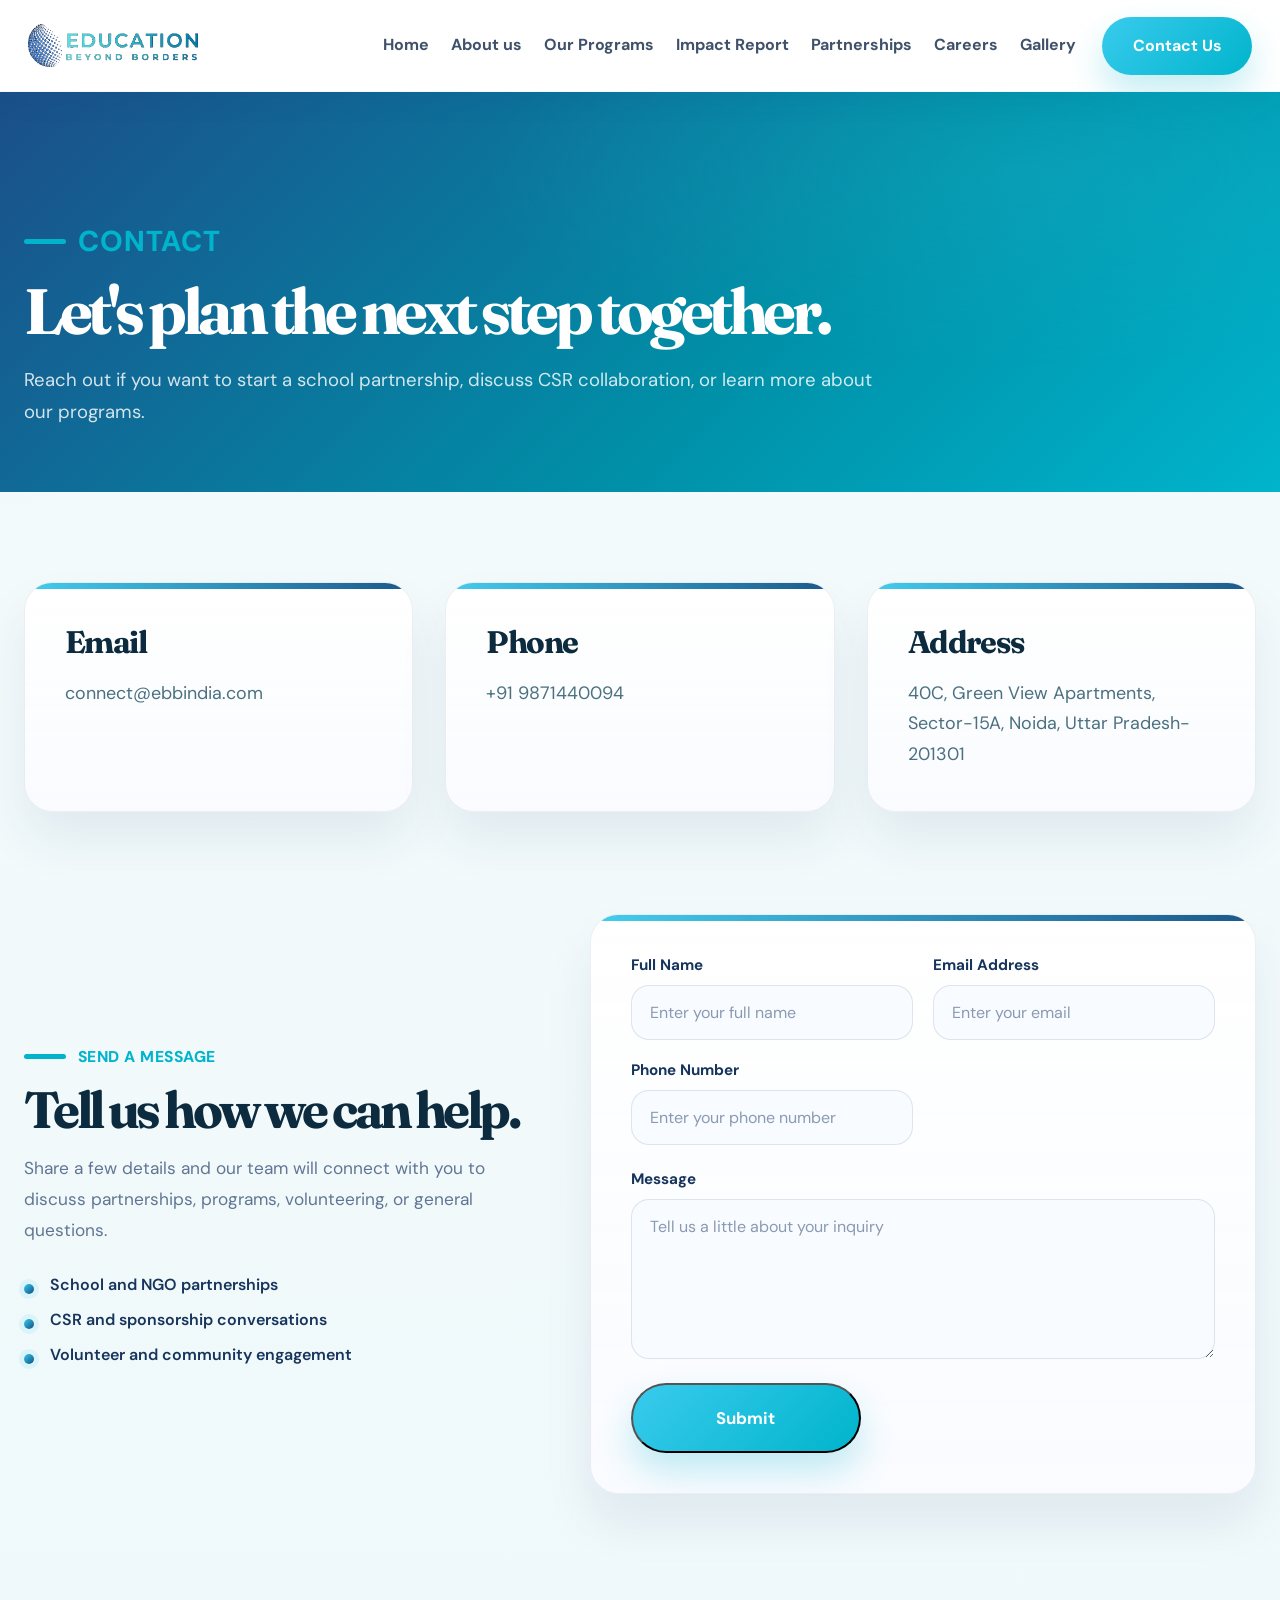
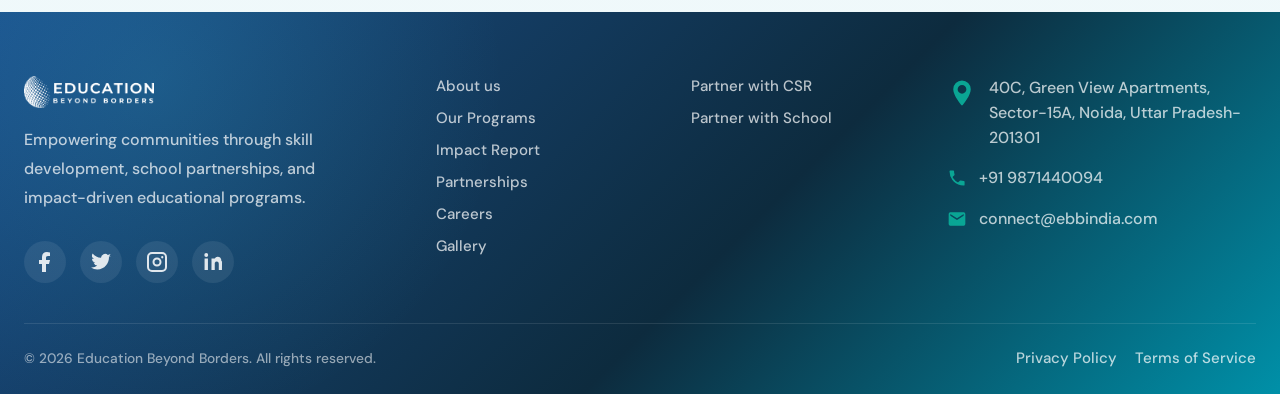
<file: contact.html>
<!DOCTYPE html>
<html lang="en">
  <head>
    <meta charset="UTF-8" />
    <meta name="viewport" content="width=device-width, initial-scale=1.0" />
    <title>Contact Us | Education Beyond Borders</title>
    <link rel="preconnect" href="https://fonts.gstatic.com" crossorigin />
    <link
      href="https://fonts.googleapis.com/css2?family=Manrope:wght@400;500;600;700;800&display=swap"
      rel="stylesheet"
    />
    <link rel="stylesheet" href="./styles.css" />
  <style id="shared-footer-style">
  .footer {
    margin-top: 26px;
    padding: 64px 0 26px;
    background: radial-gradient(circle at 12% 18%, rgba(57, 203, 237, 0.16), transparent 30%), linear-gradient(135deg, #1b4f8a 0%, #0d2b3e 58%, #0090a8 100%);
    color: rgba(255, 255, 255, 0.78);
  }

  .footer__grid,
  .footer__bottom {
    width: min(1480px, calc(100vw - 48px));
    margin-left: auto;
    margin-right: auto;
  }

  .footer__grid {
    display: grid;
    grid-template-columns: 1.25fr 0.72fr 0.72fr 1.05fr;
    gap: 44px;
  }

  .brand--footer {
    align-items: flex-start;
  }

  .brand__logo--footer {
    width: auto;
  }

  .brand__logo-image--footer {
    width: 130px;
    max-height: 62px;
    object-fit: contain;
    filter: brightness(0) invert(1);
  }

  .footer__copy {
    max-width: 320px;
    margin-top: 18px;
    color: rgba(255, 255, 255, 0.72);
    font: 500 1rem/1.8 "DM Sans", "Manrope", sans-serif;
  }

  .footer .socials {
    display: flex;
    gap: 14px;
    margin-top: 28px;
  }

  .footer .socials a,
  .footer .socials a[aria-label] {
    width: 42px;
    height: 42px;
    display: grid;
    place-items: center;
    border: 0;
    border-radius: 50%;
    background: rgba(255, 255, 255, 0.08);
    color: rgba(255, 255, 255, 0.86);
    transition: transform 0.25s ease, background 0.25s ease, color 0.25s ease;
  }

  .footer .socials a:hover,
  .footer .socials a:focus-visible,
  .footer .socials a[aria-label]:hover,
  .footer .socials a[aria-label]:focus-visible {
    transform: translateY(-3px);
    background: #39cbed;
    color: #0d2b3e;
  }

  .footer .socials svg {
    width: 24px;
    height: 24px;
    fill: currentColor;
    stroke: none;
  }

  .footer__links {
    display: grid;
    align-content: start;
    gap: 12px;
  }

  .footer__links a,
  .footer__bottom a {
    color: rgba(255, 255, 255, 0.72);
    font: 500 0.94rem "DM Sans", "Manrope", sans-serif;
    text-decoration: none;
    transform: none;
  }

  .footer__links a:hover,
  .footer__bottom a:hover {
    color: #39cbed;
    transform: none;
  }

  .footer__contact {
    display: grid;
    align-content: start;
    gap: 16px;
  }

  .footer__contact-item {
    display: flex;
    align-items: flex-start;
    gap: 12px;
    color: rgba(255, 255, 255, 0.72);
  }

  .footer__contact-item img {
    display: block;
    width: 20px;
    height: 20px;
    flex: 0 0 20px;
    margin-top: 2px;
    filter: invert(67%) sepia(68%) saturate(594%) hue-rotate(143deg) brightness(97%) contrast(92%);
    opacity: 0.95;
  }

  .footer__contact-item span,
  .footer__contact-item a {
    display: block;
    color: rgba(255, 255, 255, 0.72);
    font: 500 1rem/1.55 "DM Sans", "Manrope", sans-serif;
    text-decoration: none;
  }

  .footer__contact-item a:hover {
    color: #39cbed;
  }

  .footer__bottom {
    display: flex;
    align-items: center;
    justify-content: space-between;
    gap: 24px;
    margin-top: 40px;
    padding-top: 24px;
    border-top: 1px solid rgba(255, 255, 255, 0.1);
    color: rgba(255, 255, 255, 0.56);
    font: 500 0.86rem "DM Sans", "Manrope", sans-serif;
  }

  .footer__bottom-links {
    display: flex;
    gap: 18px;
  }

  @media (max-width: 980px) {
    .footer__grid {
      grid-template-columns: 1fr;
      gap: 32px;
      width: min(1480px, calc(100vw - 36px));
    }

    .footer__bottom {
      width: min(1480px, calc(100vw - 36px));
      flex-direction: column;
      align-items: flex-start;
    }

    .footer__bottom-links {
      flex-wrap: wrap;
    }
  }
</style>
</head>
  <body>
    <div class="page-shell">
      <header class="topbar">
        <a class="brand" href="./index.html" aria-label="Go to home">
          <div class="brand__logo" aria-label="Education Beyond Borders">
            <img class="brand__logo-image" src="./icons/logo.png" alt="Education Beyond Borders logo" />
          </div>
        </a>
        <nav class="nav" aria-label="Main navigation">
          <a href="./index.html">Home</a>
          <a href="./about.html">About us</a>
          <a href="./programs.html">Our Programs</a>
          <a href="./report.html">Impact Report</a>
          <a href="./partnerships.html">Partnerships</a>
          <a href="./career.html">Careers</a>
          <a href="./gallery.html">Gallery</a>
        </nav>
        <a class="button button--primary button--small" href="./contact.html">Contact Us</a>
        <button class="menu-toggle" id="menuToggle" aria-label="Open menu">
          <span></span>
          <span></span>
          <span></span>
        </button>
      </header>

      <main>
        <section class="subpage-hero">
          <div class="subpage-hero__content">
            <div class="eyebrow">CONTACT</div>
            <h1>Let's plan the next step together.</h1>
            <p>
              Reach out if you want to start a school partnership, discuss CSR collaboration, or
              learn more about our programs.
            </p>
          </div>
        </section>

        <section class="contact-panel section">
          <article class="card">
            <h3>Email</h3>
            <p>connect@ebbindia.com</p>
          </article>
          <article class="card">
            <h3>Phone</h3>
            <p>+91 9871440094</p>
          </article>
          <article class="card">
            <h3>Address</h3>
            <p>40C, Green View Apartments, Sector-15A, Noida, Uttar Pradesh-201301</p>
          </article>
        </section>

        <section class="contact-form-section section">
          <div class="contact-form-layout">
            <div class="contact-form-intro">
              <div class="eyebrow">SEND A MESSAGE</div>
              <h2>Tell us how we can help.</h2>
              <p>
                Share a few details and our team will connect with you to discuss partnerships,
                programs, volunteering, or general questions.
              </p>
              <ul class="contact-form-highlights">
                <li>School and NGO partnerships</li>
                <li>CSR and sponsorship conversations</li>
                <li>Volunteer and community engagement</li>
              </ul>
            </div>

            <form
              class="contact-form card"
              action="https://formspree.io/f/xykbjjwg"
              method="POST"
              data-contact-form
            >
              <input type="hidden" name="_subject" value="New contact inquiry from Education Beyond Borders" />
              <input type="hidden" name="_template" value="table" />
              <div class="form-grid">
                <label class="form-field">
                  <span>Full Name</span>
                  <input type="text" name="name" placeholder="Enter your full name" required />
                </label>

                <label class="form-field">
                  <span>Email Address</span>
                  <input type="email" name="email" placeholder="Enter your email" required />
                </label>

                <label class="form-field">
                  <span>Phone Number</span>
                  <input type="tel" name="phone" placeholder="Enter your phone number" />
                </label>
              </div>

              <label class="form-field">
                <span>Message</span>
                <textarea
                  name="message"
                  rows="6"
                  placeholder="Tell us a little about your inquiry"
                  required
                ></textarea>
              </label>

              <div class="form-actions">
                <button class="button button--primary" type="submit">Submit </button>
                <p class="form-status" data-form-status aria-live="polite"></p>
              </div>
            </form>
          </div>
        </section>
      </main>

      <footer class="footer">
  <div class="footer__grid">
    <div>
      <div class="brand brand--footer">
        <div class="brand__logo brand__logo--footer" aria-label="Education Beyond Borders">
          <img class="brand__logo-image brand__logo-image--footer" src="./icons/logo.png" alt="Education Beyond Borders logo" />
        </div>
      </div>
      <p class="footer__copy">
        Empowering communities through skill development, school partnerships, and
        impact-driven educational programs.
      </p>
      <div class="socials" aria-label="Social links">
        <a aria-label="Facebook"><svg viewBox="0 0 24 24"><path d="M13 22v-8h3l1-4h-4V8c0-1.15.39-2 2-2h2V2.5A21.4 21.4 0 0 0 14 2c-3 0-5 1.79-5 5v3H6v4h3v8Z" /></svg></a>
        <a aria-label="Twitter"><svg viewBox="0 0 24 24"><path d="M22 5.92a8.36 8.36 0 0 1-2.36.64A4.1 4.1 0 0 0 21.45 4a8.18 8.18 0 0 1-2.6 1A4.07 4.07 0 0 0 12 7.87a11.55 11.55 0 0 1-8.38-4.25 4.07 4.07 0 0 0 1.26 5.43A4 4 0 0 1 3 8.49v.05a4.08 4.08 0 0 0 3.27 4 4.1 4.1 0 0 1-1.83.07 4.08 4.08 0 0 0 3.8 2.83A8.18 8.18 0 0 1 2 17.54 11.53 11.53 0 0 0 8.29 19.4c7.55 0 11.67-6.25 11.67-11.66 0-.18 0-.36-.01-.53A8.26 8.26 0 0 0 22 5.92Z" /></svg></a>
        <a aria-label="Instagram"><svg viewBox="0 0 24 24"><path d="M7 2h10a5 5 0 0 1 5 5v10a5 5 0 0 1-5 5H7a5 5 0 0 1-5-5V7a5 5 0 0 1 5-5Zm0 2a3 3 0 0 0-3 3v10a3 3 0 0 0 3 3h10a3 3 0 0 0 3-3V7a3 3 0 0 0-3-3Zm5 3.5A4.5 4.5 0 1 1 7.5 12 4.5 4.5 0 0 1 12 7.5Zm0 2A2.5 2.5 0 1 0 14.5 12 2.5 2.5 0 0 0 12 9.5Zm5.25-3.38a1.13 1.13 0 1 1-1.13 1.13 1.13 1.13 0 0 1 1.13-1.13Z" /></svg></a>
        <a href="https://www.linkedin.com/company/educationbeyondborders/" aria-label="LinkedIn"><svg viewBox="0 0 24 24"><path d="M6.94 8.5H3.56V20h3.38ZM5.25 3A1.95 1.95 0 1 0 7.2 4.95 1.95 1.95 0 0 0 5.25 3Zm15.19 8.2c0-3.02-1.61-4.43-3.76-4.43a3.24 3.24 0 0 0-2.93 1.61V8.5h-3.24c.04.63 0 11.5 0 11.5h3.24v-6.42a2.14 2.14 0 0 1 .1-.77 2.12 2.12 0 0 1 1.98-1.42c1.39 0 1.95 1.06 1.95 2.62V20H21s.04-5.55.04-8.8Z" /></svg></a>
      </div>
    </div>

    <div class="footer__links">
      <a href="./about.html">About us</a>
      <a href="./programs.html">Our Programs</a>
      <a href="./report.html">Impact Report</a>
      <a href="./partnerships.html">Partnerships</a>
      <a href="./career.html">Careers</a>
      <a href="./gallery.html">Gallery</a>
    </div>

    <div class="footer__links">
      <a href="./contact.html">Partner with CSR</a>
      <a href="./contact.html">Partner with School</a>
    </div>

    <div class="footer__contact">
      <div class="footer__contact-item">
        <img src="./icons/location.svg" alt="" aria-hidden="true" />
        <a href="https://www.google.com/maps/search/?api=1&query=40C%2C%20Green%20View%20Apartments%2C%20Sector-15A%2C%20Noida%2C%20Uttar%20Pradesh%20201301" target="_blank" rel="noopener noreferrer">40C, Green View Apartments, Sector-15A, Noida, Uttar Pradesh-201301</a>
      </div>
      <div class="footer__contact-item">
        <img src="./icons/phone.svg" alt="" aria-hidden="true" />
        <a href="tel:+919871440094">+91 9871440094</a>
      </div>
      <div class="footer__contact-item">
        <img src="./icons/email.svg" alt="" aria-hidden="true" />
        <a href="mailto:connect@ebbindia.com">connect@ebbindia.com</a>
      </div>
    </div>
  </div>

  <div class="footer__bottom">
    <span>&copy; 2026 Education Beyond Borders. All rights reserved.</span>
    <div class="footer__bottom-links">
      <a href="#">Privacy Policy</a>
      <a href="#">Terms of Service</a>
    </div>
  </div>
</footer>
    </div>
    <script src="./script.js"></script>
  </body>
</html>
</file>
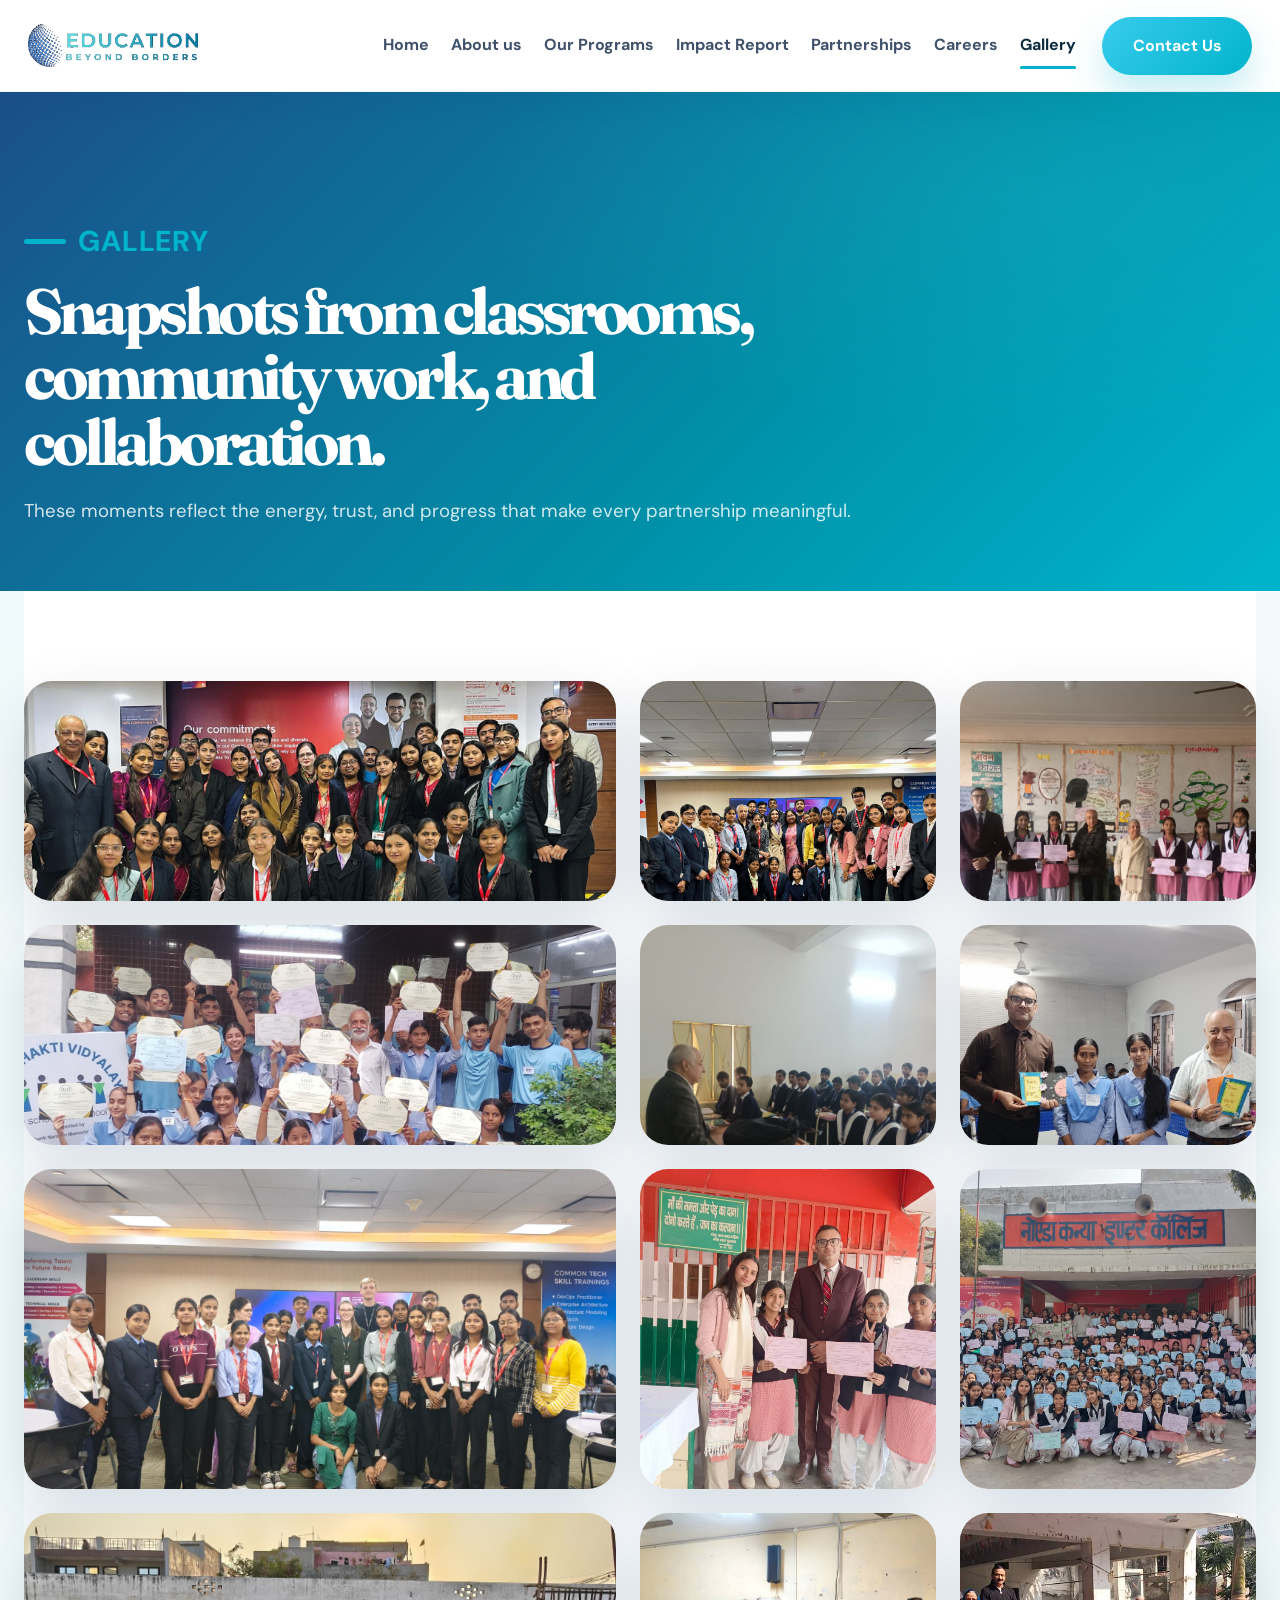
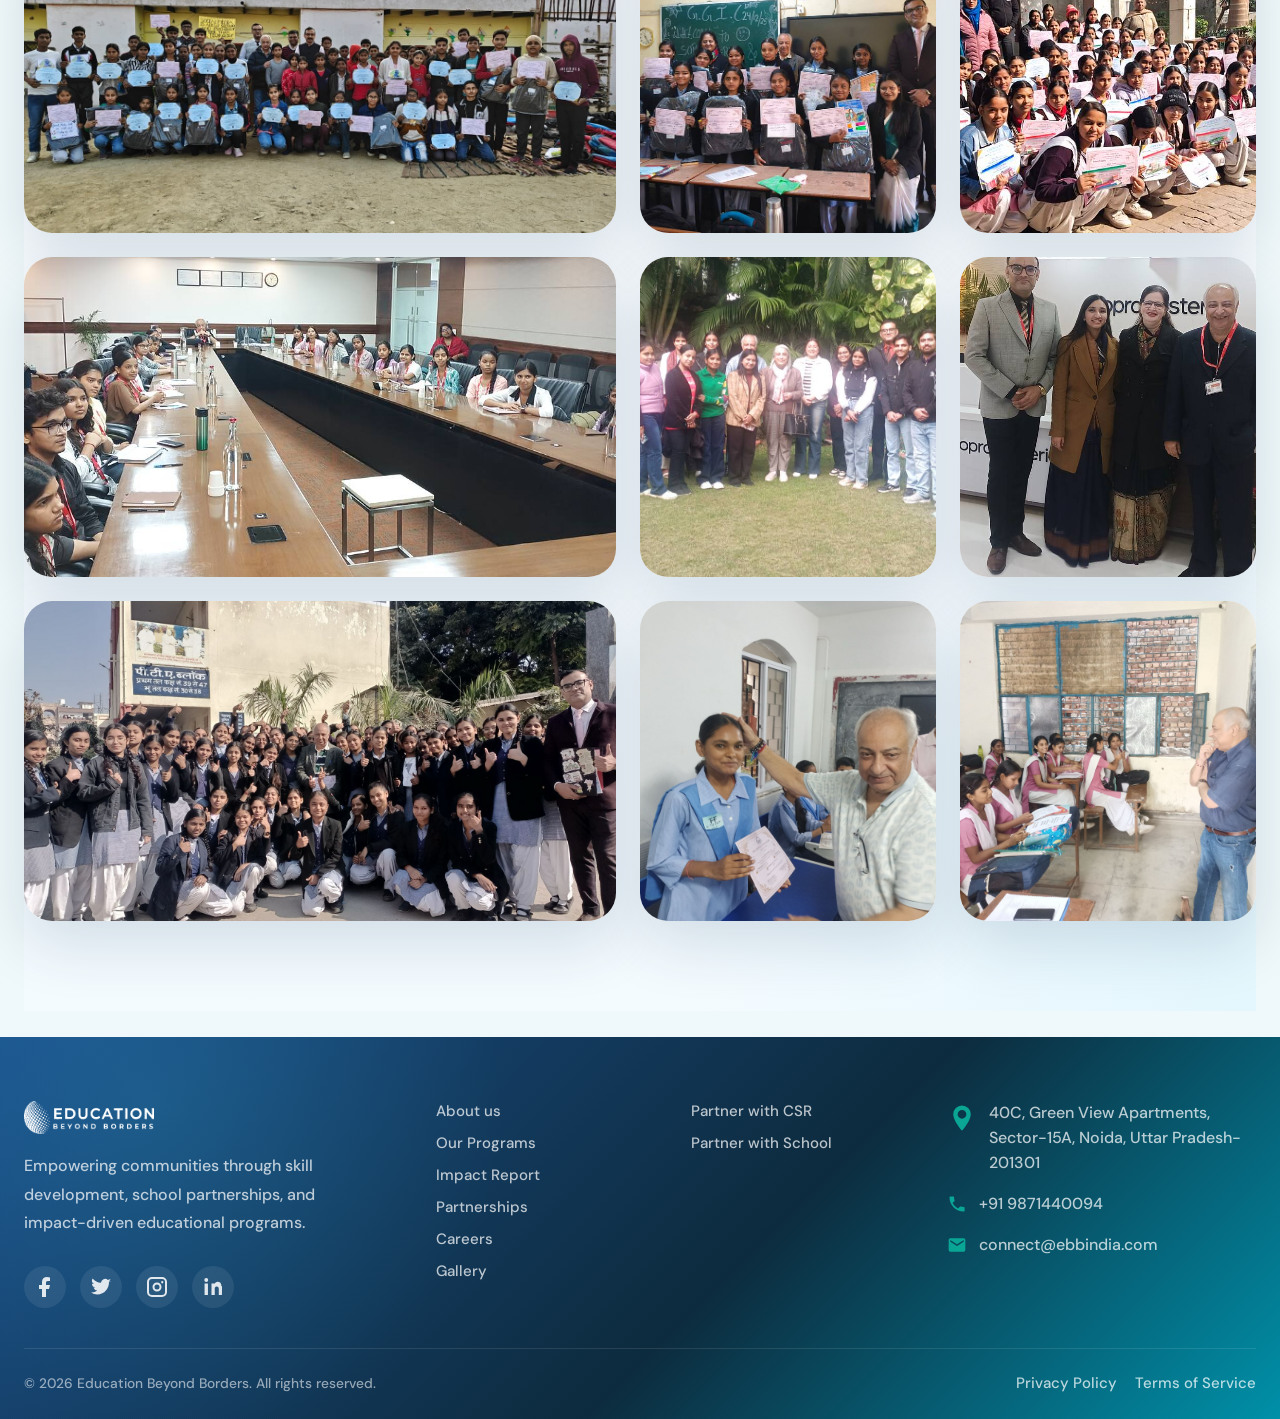
<file: gallery.html>
<!DOCTYPE html>
<html lang="en">
  <head>
    <meta charset="UTF-8" />
    <meta name="viewport" content="width=device-width, initial-scale=1.0" />
    <title>Gallery | Education Beyond Borders</title>
    <link rel="preconnect" href="https://fonts.gstatic.com" crossorigin />
    <link
      href="https://fonts.googleapis.com/css2?family=Manrope:wght@400;500;600;700;800&display=swap"
      rel="stylesheet"
    />
    <link rel="stylesheet" href="./styles.css?v=gallery-mobile-fix" />
  <style id="shared-footer-style">
  .footer {
    margin-top: 26px;
    padding: 64px 0 26px;
    background: radial-gradient(circle at 12% 18%, rgba(57, 203, 237, 0.16), transparent 30%), linear-gradient(135deg, #1b4f8a 0%, #0d2b3e 58%, #0090a8 100%);
    color: rgba(255, 255, 255, 0.78);
  }

  .footer__grid,
  .footer__bottom {
    width: min(1480px, calc(100vw - 48px));
    margin-left: auto;
    margin-right: auto;
  }

  .footer__grid {
    display: grid;
    grid-template-columns: 1.25fr 0.72fr 0.72fr 1.05fr;
    gap: 44px;
  }

  .brand--footer {
    align-items: flex-start;
  }

  .brand__logo--footer {
    width: auto;
  }

  .brand__logo-image--footer {
    width: 130px;
    max-height: 62px;
    object-fit: contain;
    filter: brightness(0) invert(1);
  }

  .footer__copy {
    max-width: 320px;
    margin-top: 18px;
    color: rgba(255, 255, 255, 0.72);
    font: 500 1rem/1.8 "DM Sans", "Manrope", sans-serif;
  }

  .footer .socials {
    display: flex;
    gap: 14px;
    margin-top: 28px;
  }

  .footer .socials a,
  .footer .socials a[aria-label] {
    width: 42px;
    height: 42px;
    display: grid;
    place-items: center;
    border: 0;
    border-radius: 50%;
    background: rgba(255, 255, 255, 0.08);
    color: rgba(255, 255, 255, 0.86);
    transition: transform 0.25s ease, background 0.25s ease, color 0.25s ease;
  }

  .footer .socials a:hover,
  .footer .socials a:focus-visible,
  .footer .socials a[aria-label]:hover,
  .footer .socials a[aria-label]:focus-visible {
    transform: translateY(-3px);
    background: #39cbed;
    color: #0d2b3e;
  }

  .footer .socials svg {
    width: 24px;
    height: 24px;
    fill: currentColor;
    stroke: none;
  }

  .footer__links {
    display: grid;
    align-content: start;
    gap: 12px;
  }

  .footer__links a,
  .footer__bottom a {
    color: rgba(255, 255, 255, 0.72);
    font: 500 0.94rem "DM Sans", "Manrope", sans-serif;
    text-decoration: none;
    transform: none;
  }

  .footer__links a:hover,
  .footer__bottom a:hover {
    color: #39cbed;
    transform: none;
  }

  .footer__contact {
    display: grid;
    align-content: start;
    gap: 16px;
  }

  .footer__contact-item {
    display: flex;
    align-items: flex-start;
    gap: 12px;
    color: rgba(255, 255, 255, 0.72);
  }

  .footer__contact-item img {
    display: block;
    width: 20px;
    height: 20px;
    flex: 0 0 20px;
    margin-top: 2px;
    filter: invert(67%) sepia(68%) saturate(594%) hue-rotate(143deg) brightness(97%) contrast(92%);
    opacity: 0.95;
  }

  .footer__contact-item span,
  .footer__contact-item a {
    display: block;
    color: rgba(255, 255, 255, 0.72);
    font: 500 1rem/1.55 "DM Sans", "Manrope", sans-serif;
    text-decoration: none;
  }

  .footer__contact-item a:hover {
    color: #39cbed;
  }

  .footer__bottom {
    display: flex;
    align-items: center;
    justify-content: space-between;
    gap: 24px;
    margin-top: 40px;
    padding-top: 24px;
    border-top: 1px solid rgba(255, 255, 255, 0.1);
    color: rgba(255, 255, 255, 0.56);
    font: 500 0.86rem "DM Sans", "Manrope", sans-serif;
  }

  .footer__bottom-links {
    display: flex;
    gap: 18px;
  }

  @media (max-width: 980px) {
    .footer__grid {
      grid-template-columns: 1fr;
      gap: 32px;
      width: min(1480px, calc(100vw - 36px));
    }

    .footer__bottom {
      width: min(1480px, calc(100vw - 36px));
      flex-direction: column;
      align-items: flex-start;
    }

    .footer__bottom-links {
      flex-wrap: wrap;
    }
  }
</style>
</head>
  <body class="gallery-page">
    <div class="page-shell">
      <header class="topbar">
        <a class="brand" href="./index.html" aria-label="Go to home">
          <div class="brand__logo" aria-label="Education Beyond Borders">
            <img class="brand__logo-image" src="./icons/logo.png" alt="Education Beyond Borders logo" />
          </div>
        </a>
        <nav class="nav" aria-label="Main navigation">
          <a href="./index.html">Home</a>
          <a href="./about.html">About us</a>
          <a href="./programs.html">Our Programs</a>
          <a href="./report.html">Impact Report</a>
          <a href="./partnerships.html">Partnerships</a>
          <a href="./career.html">Careers</a>
          <a class="is-active" href="./gallery.html">Gallery</a>
        </nav>
        <a class="button button--primary button--small" href="./contact.html">Contact Us</a>
        <button class="menu-toggle" id="menuToggle" aria-label="Open menu">
          <span></span>
          <span></span>
          <span></span>
        </button>
      </header>

      <main>
        <section class="subpage-hero">
          <div class="subpage-hero__content">
            <div class="eyebrow">GALLERY</div>
            <h1>Snapshots from classrooms, community work, and collaboration.</h1>
            <p>
              These moments reflect the energy, trust, and progress that make every partnership meaningful.
            </p>
          </div>
        </section>

        <section class="gallery section">
          <div class="gallery-grid">
            <article class="gallery-card">
              <img src="./images/1images.jpeg" alt="Students and teachers holding certificates during a school recognition event" loading="lazy" />
            </article>

            <article class="gallery-card">
              <img src="./images/2images.jpeg" alt="Students receiving certificates and school bags in a classroom ceremony" loading="lazy" />
            </article>

            <article class="gallery-card">
              <img src="./images/3images.jpeg" alt="Students with guests and certificates in a school presentation space" loading="lazy" />
            </article>

            <article class="gallery-card">
              <img src="./images/4images.jpeg" alt="Classroom session with students listening during an educational talk" loading="lazy" />
            </article>

            <article class="gallery-card">
              <img src="./images/5images.jpeg" alt="Students attending a lecture in a classroom" loading="lazy" />
            </article>

            <article class="gallery-card">
              <img src="./images/6images.jpeg" alt="Students attending a lecture in a classroom" loading="lazy" />
            </article>

            <article class="gallery-card">
              <img src="./images/7images.jpeg" alt="Students sitting in a classroom during an activity-based learning session" loading="lazy" />
            </article>

            <article class="gallery-card">
              <img src="./images/8imges.jpeg" alt="Students and facilitators during a school program gathering" loading="lazy" />
            </article>

            <article class="gallery-card">
              <img src="./images/aboutimg.jpeg" alt="Education Beyond Borders classroom interaction with students" loading="lazy" />
            </article>

            <article class="gallery-card">
              <img src="./images/partnership-ref-1.jpeg" alt="Students and school representatives during a partnership program" loading="lazy" />
            </article>

            <article class="gallery-card">
              <img src="./images/partnership-ref-2.jpeg" alt="Partner engagement moment from an Education Beyond Borders program" loading="lazy" />
            </article>

            <article class="gallery-card">
              <img src="./images/partnership-ref-3.jpeg" alt="Students participating in a school partnership activity" loading="lazy" />
            </article>

            <article class="gallery-card">
              <img src="./images/partnership-ref-4.jpeg" alt="Group photograph from a school collaboration event" loading="lazy" />
            </article>

            <article class="gallery-card">
              <img src="./images/partnership-ref-5.jpeg" alt="Education Beyond Borders program moment with students and facilitators" loading="lazy" />
            </article>

            <article class="gallery-card">
              <img src="./images/partnership-ref-6.jpeg" alt="Students attending a learning and development session" loading="lazy" />
            </article>

            <article class="gallery-card">
              <img src="./images/WhatsApp Image 2026-04-17 at 7.49.59 PM.jpeg" alt="Students and facilitators gathered during a school session" loading="lazy" />
            </article>

            <article class="gallery-card">
              <img src="./images/WhatsApp Image 2026-04-18 at 4.25.30 PM (1).jpeg" alt="Students holding certificates after completing a program activity" loading="lazy" />
            </article>

            <article class="gallery-card">
              <img src="./images/WhatsApp Image 2026-04-18 at 4.25.30 PM.jpeg" alt="School students and team members celebrating a program milestone" loading="lazy" />
            </article>
          </div>
        </section>
      </main>

      <footer class="footer">
  <div class="footer__grid">
    <div>
      <div class="brand brand--footer">
        <div class="brand__logo brand__logo--footer" aria-label="Education Beyond Borders">
          <img class="brand__logo-image brand__logo-image--footer" src="./icons/logo.png" alt="Education Beyond Borders logo" />
        </div>
      </div>
      <p class="footer__copy">
        Empowering communities through skill development, school partnerships, and
        impact-driven educational programs.
      </p>
      <div class="socials" aria-label="Social links">
        <a aria-label="Facebook"><svg viewBox="0 0 24 24"><path d="M13 22v-8h3l1-4h-4V8c0-1.15.39-2 2-2h2V2.5A21.4 21.4 0 0 0 14 2c-3 0-5 1.79-5 5v3H6v4h3v8Z" /></svg></a>
        <a aria-label="Twitter"><svg viewBox="0 0 24 24"><path d="M22 5.92a8.36 8.36 0 0 1-2.36.64A4.1 4.1 0 0 0 21.45 4a8.18 8.18 0 0 1-2.6 1A4.07 4.07 0 0 0 12 7.87a11.55 11.55 0 0 1-8.38-4.25 4.07 4.07 0 0 0 1.26 5.43A4 4 0 0 1 3 8.49v.05a4.08 4.08 0 0 0 3.27 4 4.1 4.1 0 0 1-1.83.07 4.08 4.08 0 0 0 3.8 2.83A8.18 8.18 0 0 1 2 17.54 11.53 11.53 0 0 0 8.29 19.4c7.55 0 11.67-6.25 11.67-11.66 0-.18 0-.36-.01-.53A8.26 8.26 0 0 0 22 5.92Z" /></svg></a>
        <a aria-label="Instagram"><svg viewBox="0 0 24 24"><path d="M7 2h10a5 5 0 0 1 5 5v10a5 5 0 0 1-5 5H7a5 5 0 0 1-5-5V7a5 5 0 0 1 5-5Zm0 2a3 3 0 0 0-3 3v10a3 3 0 0 0 3 3h10a3 3 0 0 0 3-3V7a3 3 0 0 0-3-3Zm5 3.5A4.5 4.5 0 1 1 7.5 12 4.5 4.5 0 0 1 12 7.5Zm0 2A2.5 2.5 0 1 0 14.5 12 2.5 2.5 0 0 0 12 9.5Zm5.25-3.38a1.13 1.13 0 1 1-1.13 1.13 1.13 1.13 0 0 1 1.13-1.13Z" /></svg></a>
        <a href="https://www.linkedin.com/company/educationbeyondborders/" aria-label="LinkedIn"><svg viewBox="0 0 24 24"><path d="M6.94 8.5H3.56V20h3.38ZM5.25 3A1.95 1.95 0 1 0 7.2 4.95 1.95 1.95 0 0 0 5.25 3Zm15.19 8.2c0-3.02-1.61-4.43-3.76-4.43a3.24 3.24 0 0 0-2.93 1.61V8.5h-3.24c.04.63 0 11.5 0 11.5h3.24v-6.42a2.14 2.14 0 0 1 .1-.77 2.12 2.12 0 0 1 1.98-1.42c1.39 0 1.95 1.06 1.95 2.62V20H21s.04-5.55.04-8.8Z" /></svg></a>
      </div>
    </div>

    <div class="footer__links">
      <a href="./about.html">About us</a>
      <a href="./programs.html">Our Programs</a>
      <a href="./report.html">Impact Report</a>
      <a href="./partnerships.html">Partnerships</a>
      <a href="./career.html">Careers</a>
      <a href="./gallery.html">Gallery</a>
    </div>

    <div class="footer__links">
      <a href="./contact.html">Partner with CSR</a>
      <a href="./contact.html">Partner with School</a>
    </div>

    <div class="footer__contact">
      <div class="footer__contact-item">
        <img src="./icons/location.svg" alt="" aria-hidden="true" />
        <a href="https://www.google.com/maps/search/?api=1&query=40C%2C%20Green%20View%20Apartments%2C%20Sector-15A%2C%20Noida%2C%20Uttar%20Pradesh%20201301" target="_blank" rel="noopener noreferrer">40C, Green View Apartments, Sector-15A, Noida, Uttar Pradesh-201301</a>
      </div>
      <div class="footer__contact-item">
        <img src="./icons/phone.svg" alt="" aria-hidden="true" />
        <a href="tel:+919871440094">+91 9871440094</a>
      </div>
      <div class="footer__contact-item">
        <img src="./icons/email.svg" alt="" aria-hidden="true" />
        <a href="mailto:connect@ebbindia.com">connect@ebbindia.com</a>
      </div>
    </div>
  </div>

  <div class="footer__bottom">
    <span>&copy; 2026 Education Beyond Borders. All rights reserved.</span>
    <div class="footer__bottom-links">
      <a href="#">Privacy Policy</a>
      <a href="#">Terms of Service</a>
    </div>
  </div>
</footer>
    </div>
    <script src="./script.js"></script>
  </body>
</html>
</file>
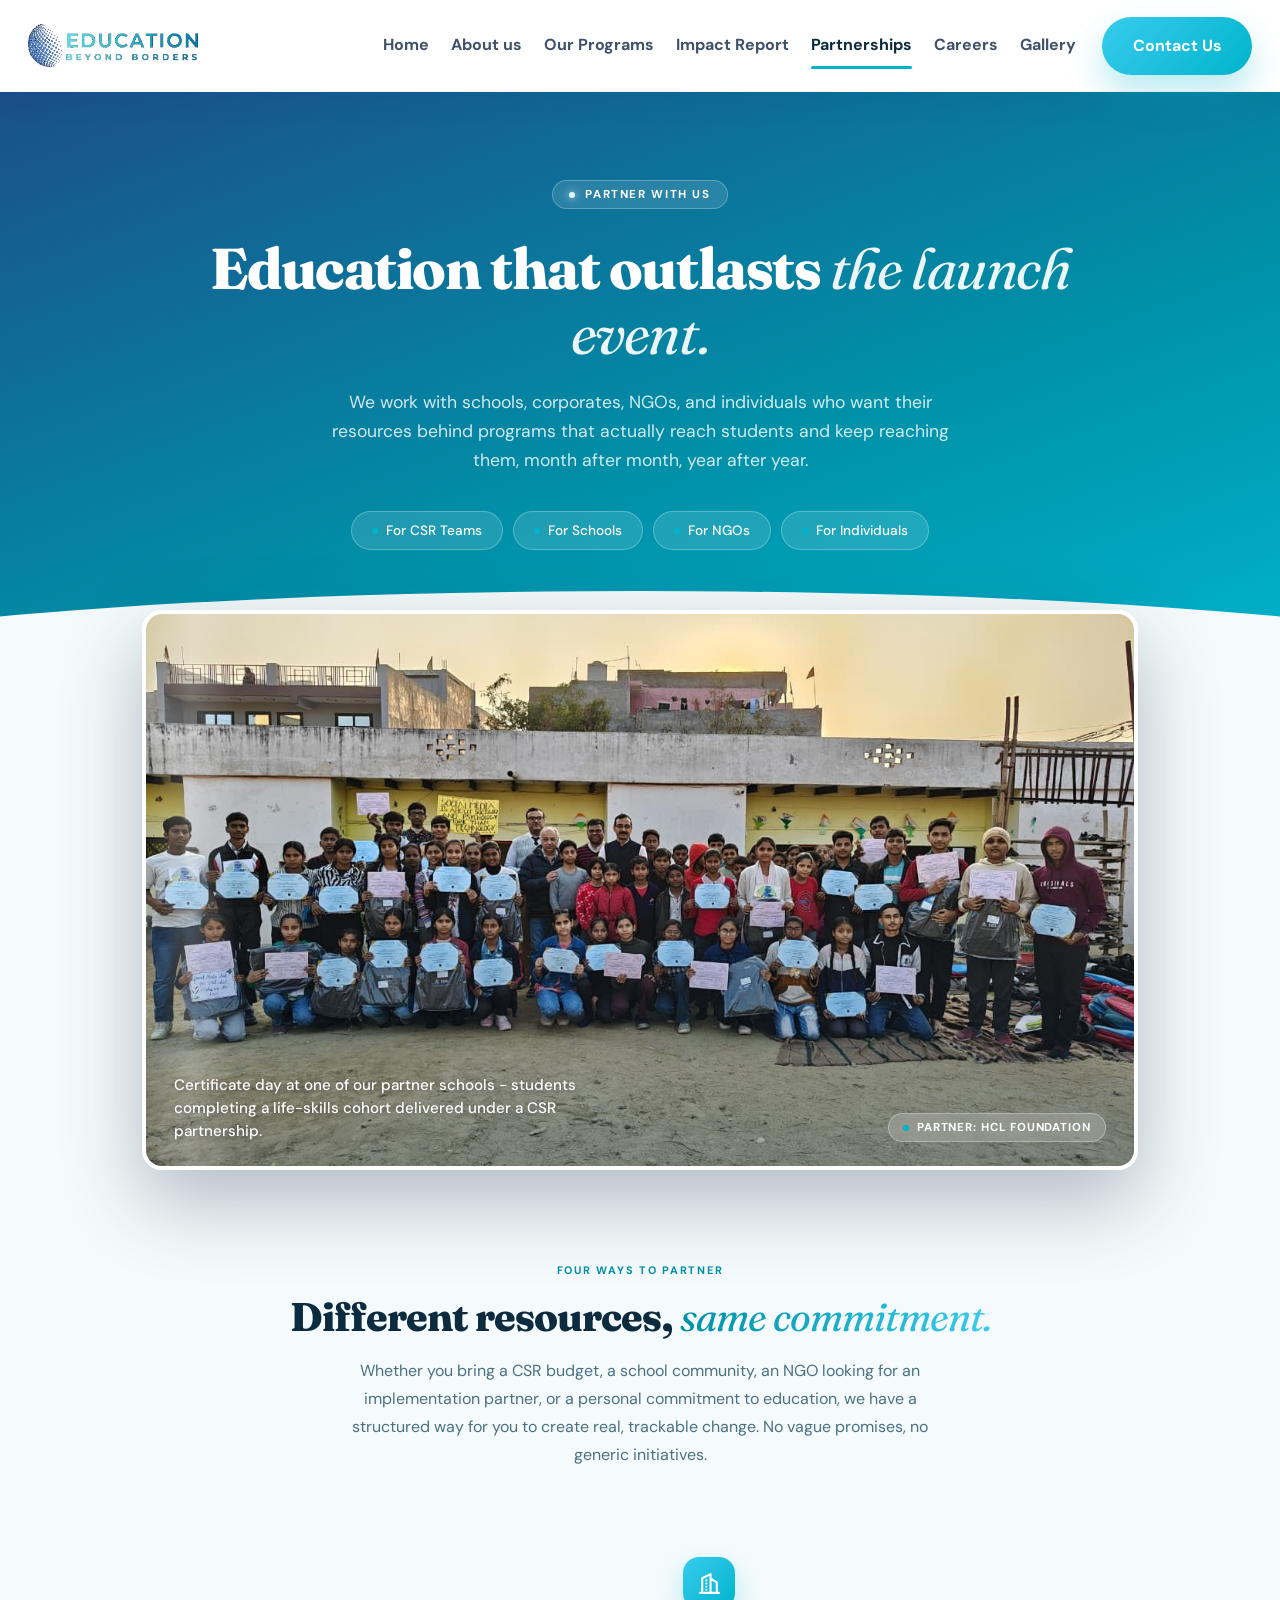
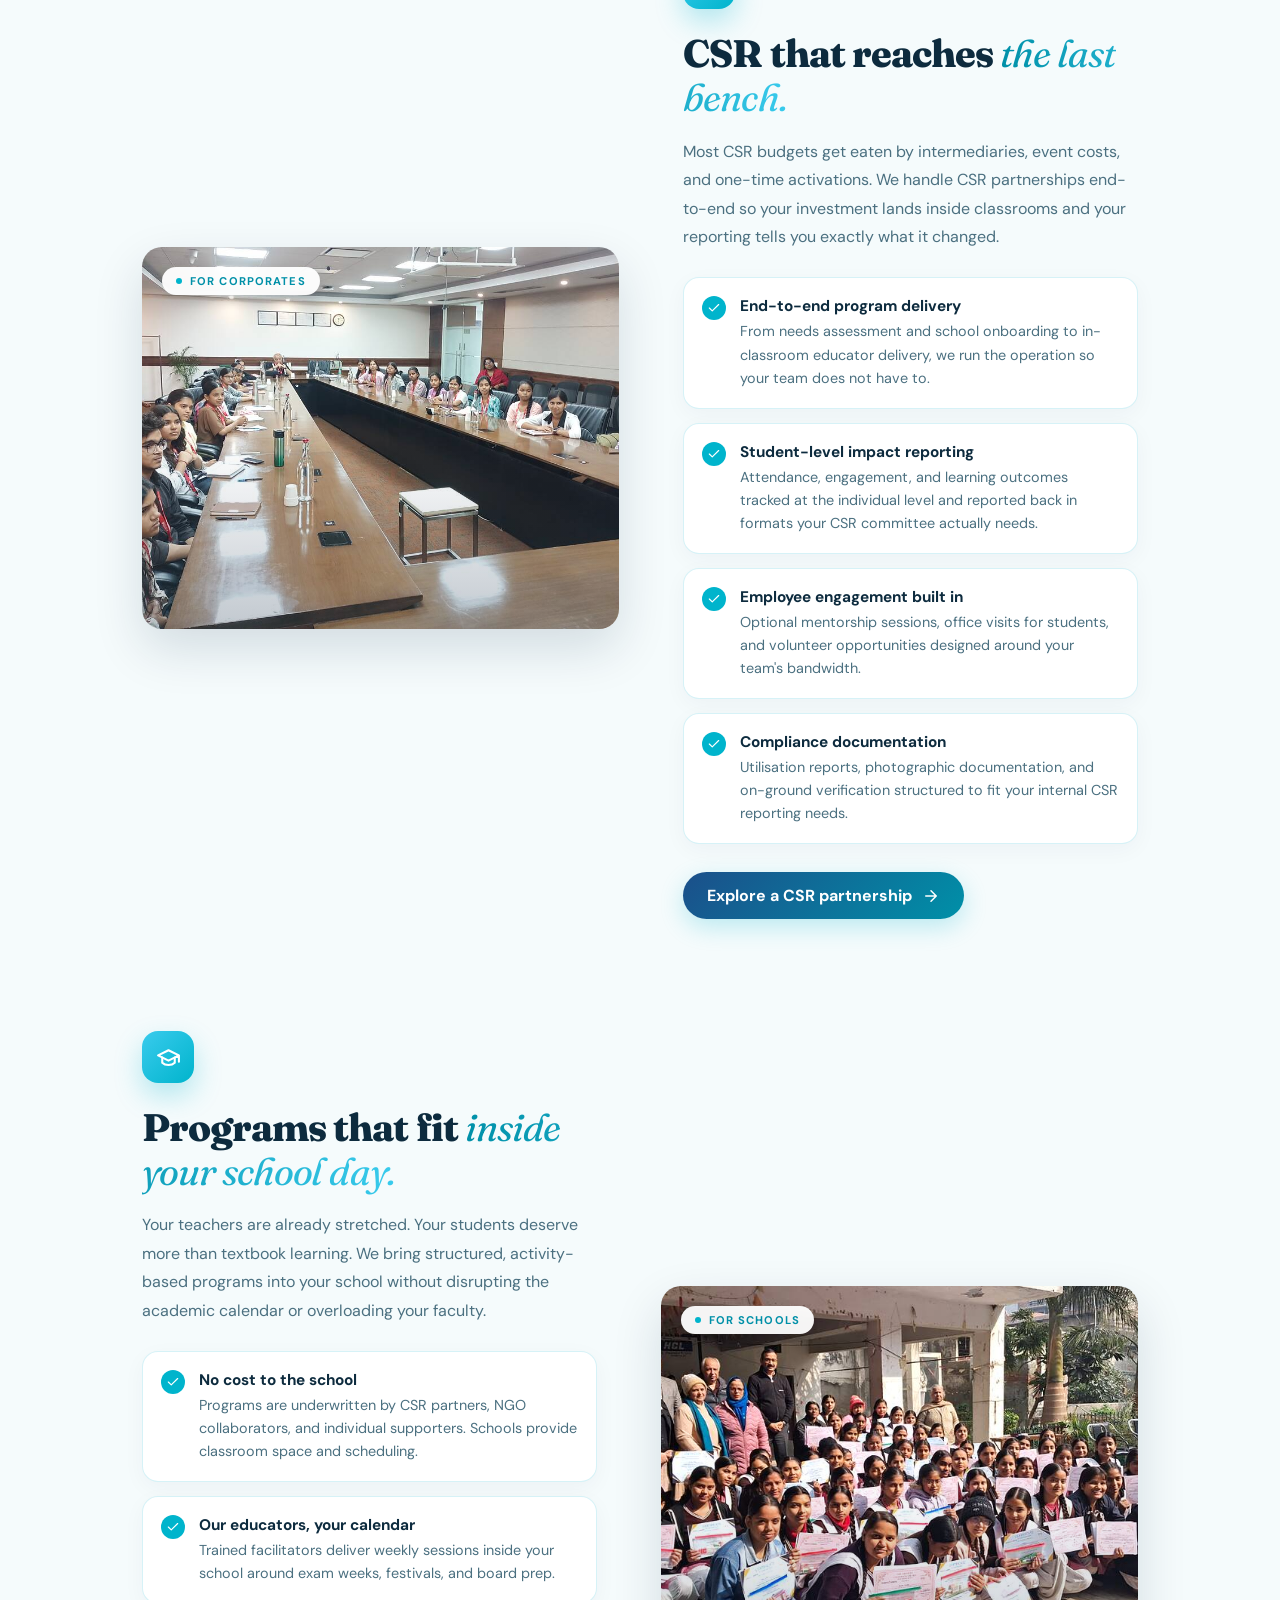
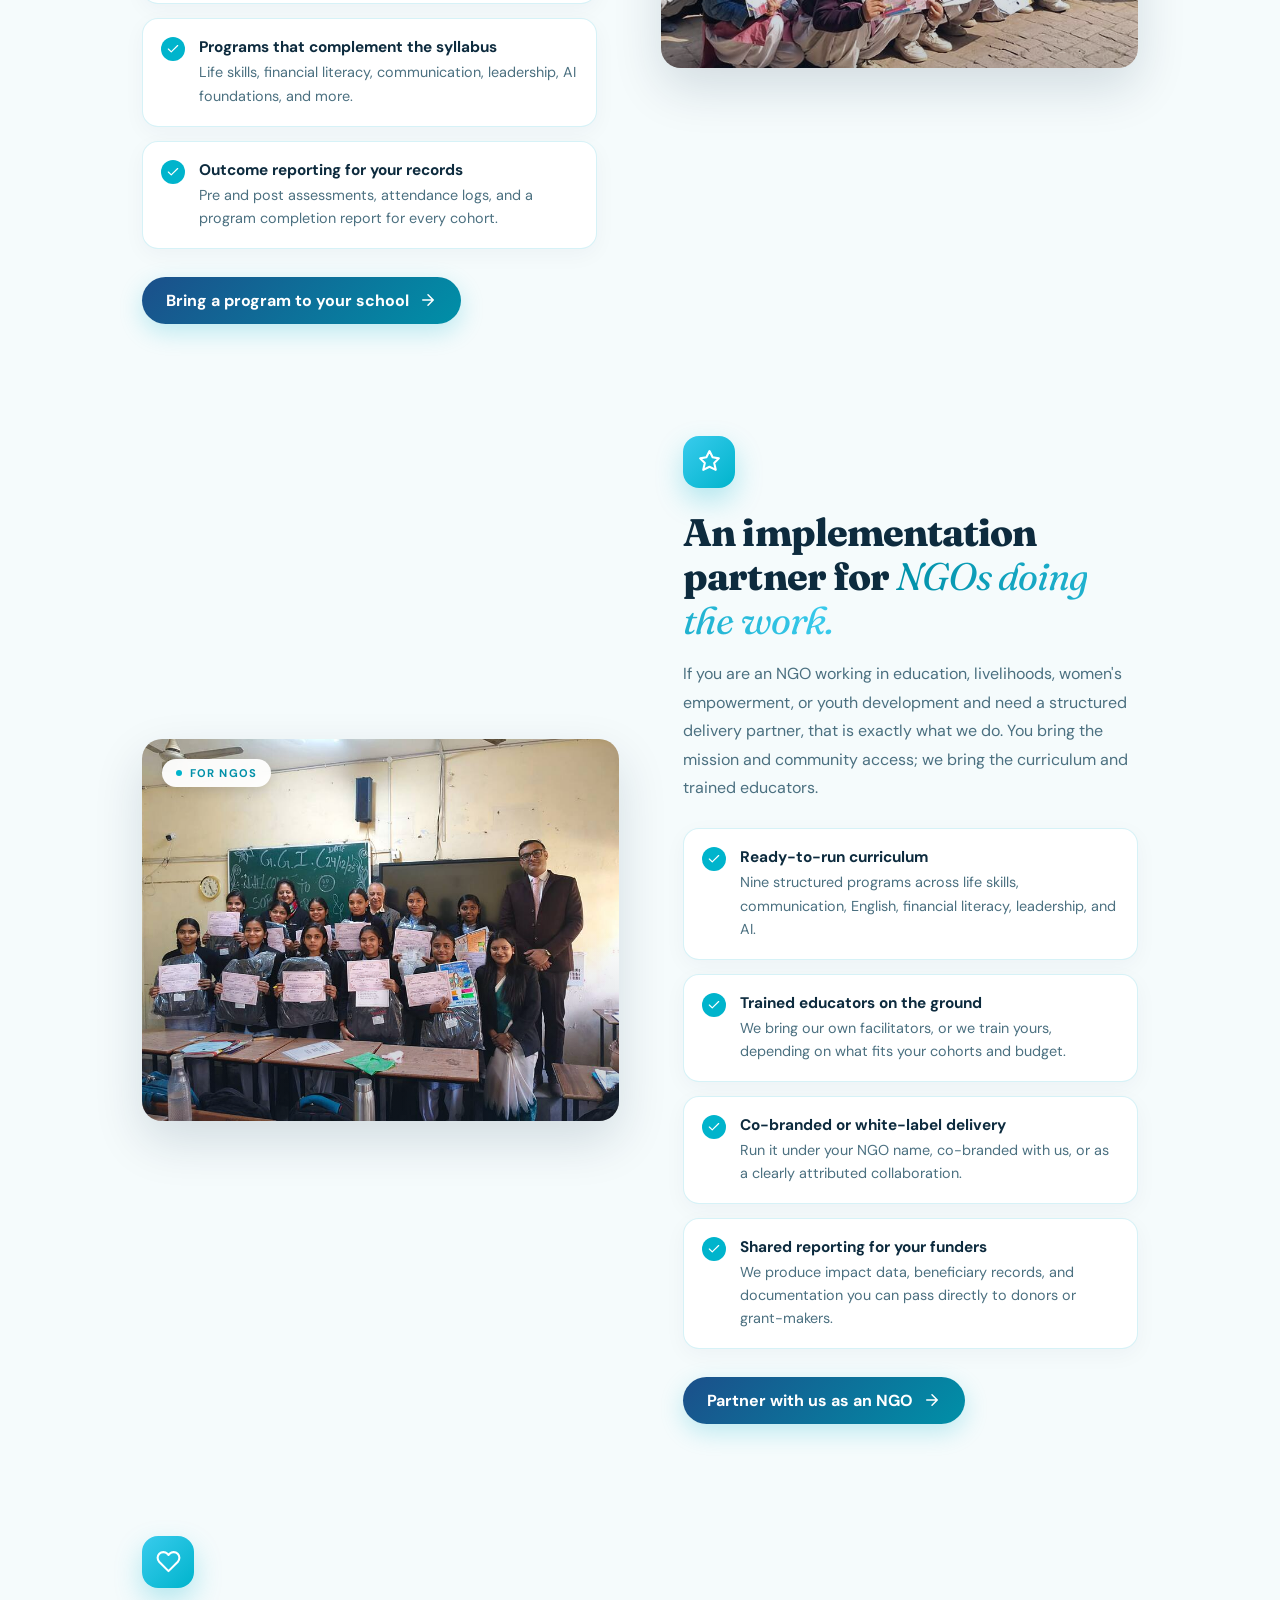
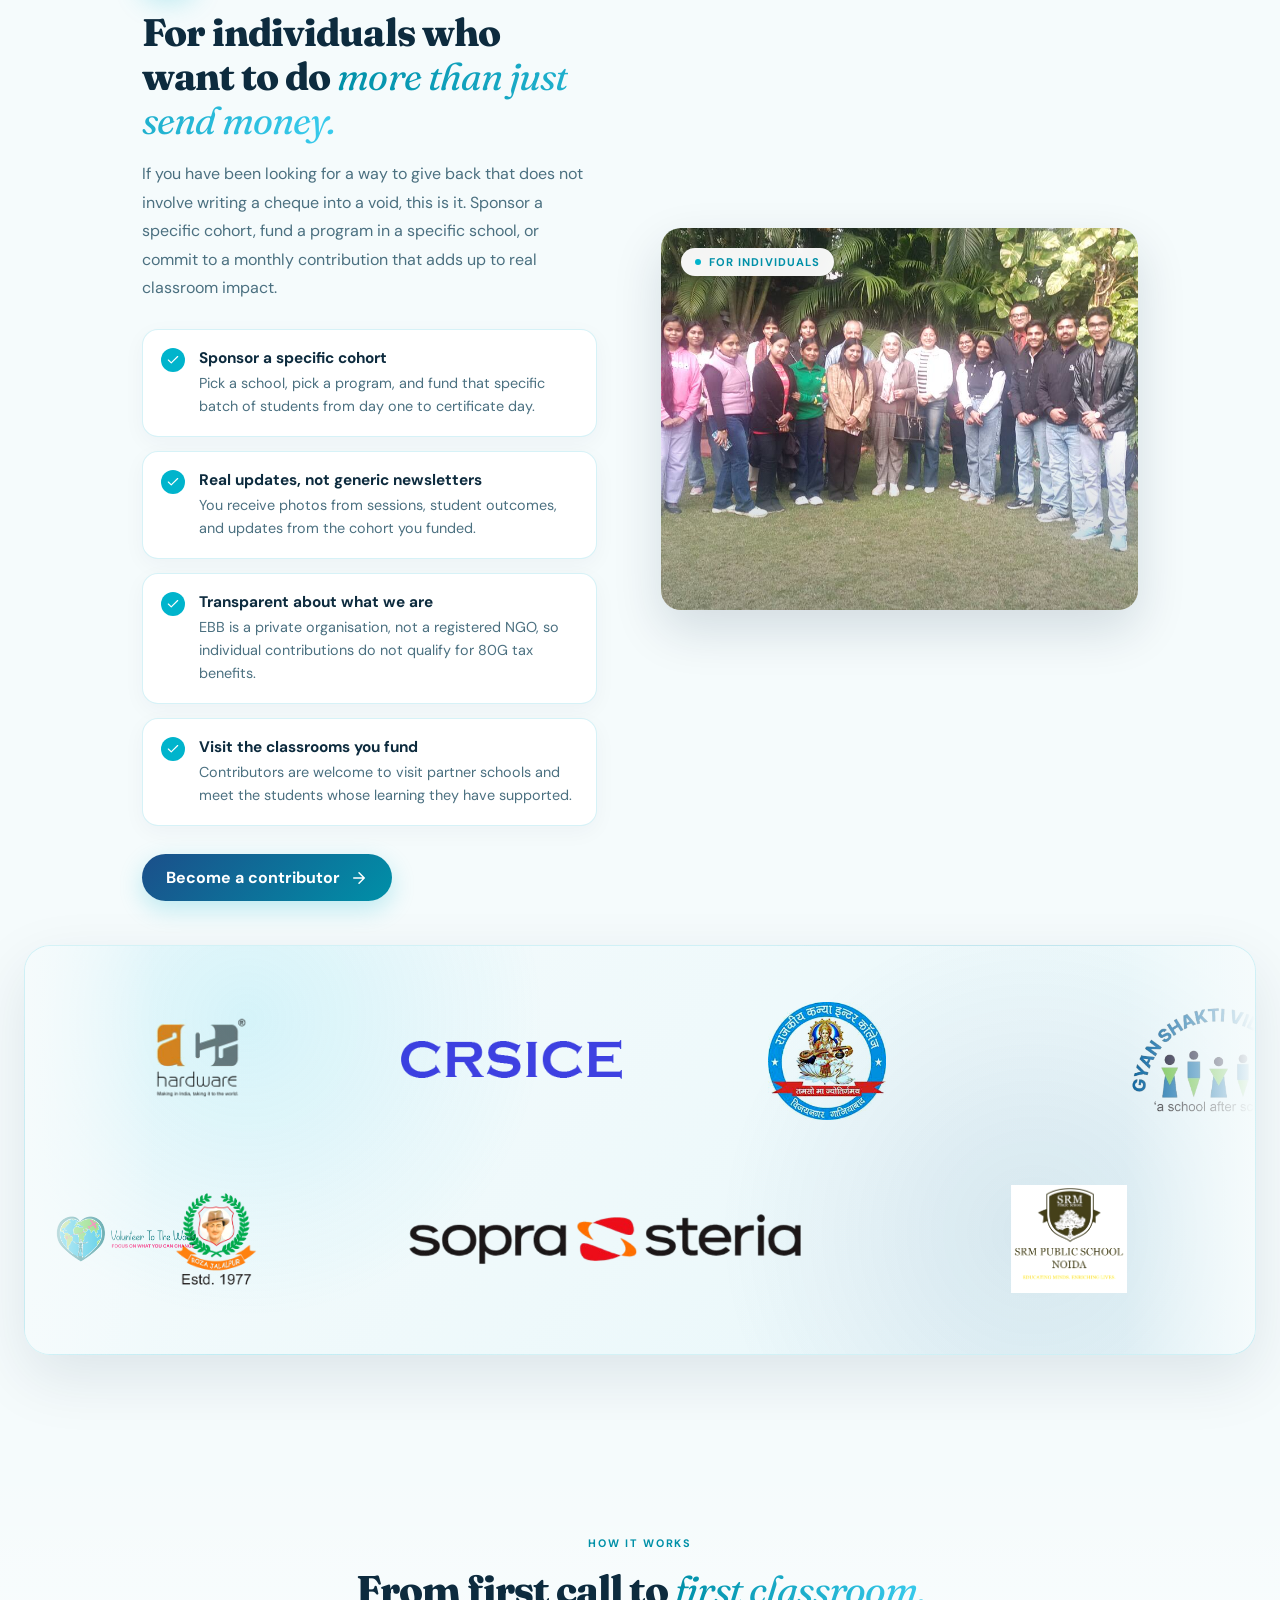
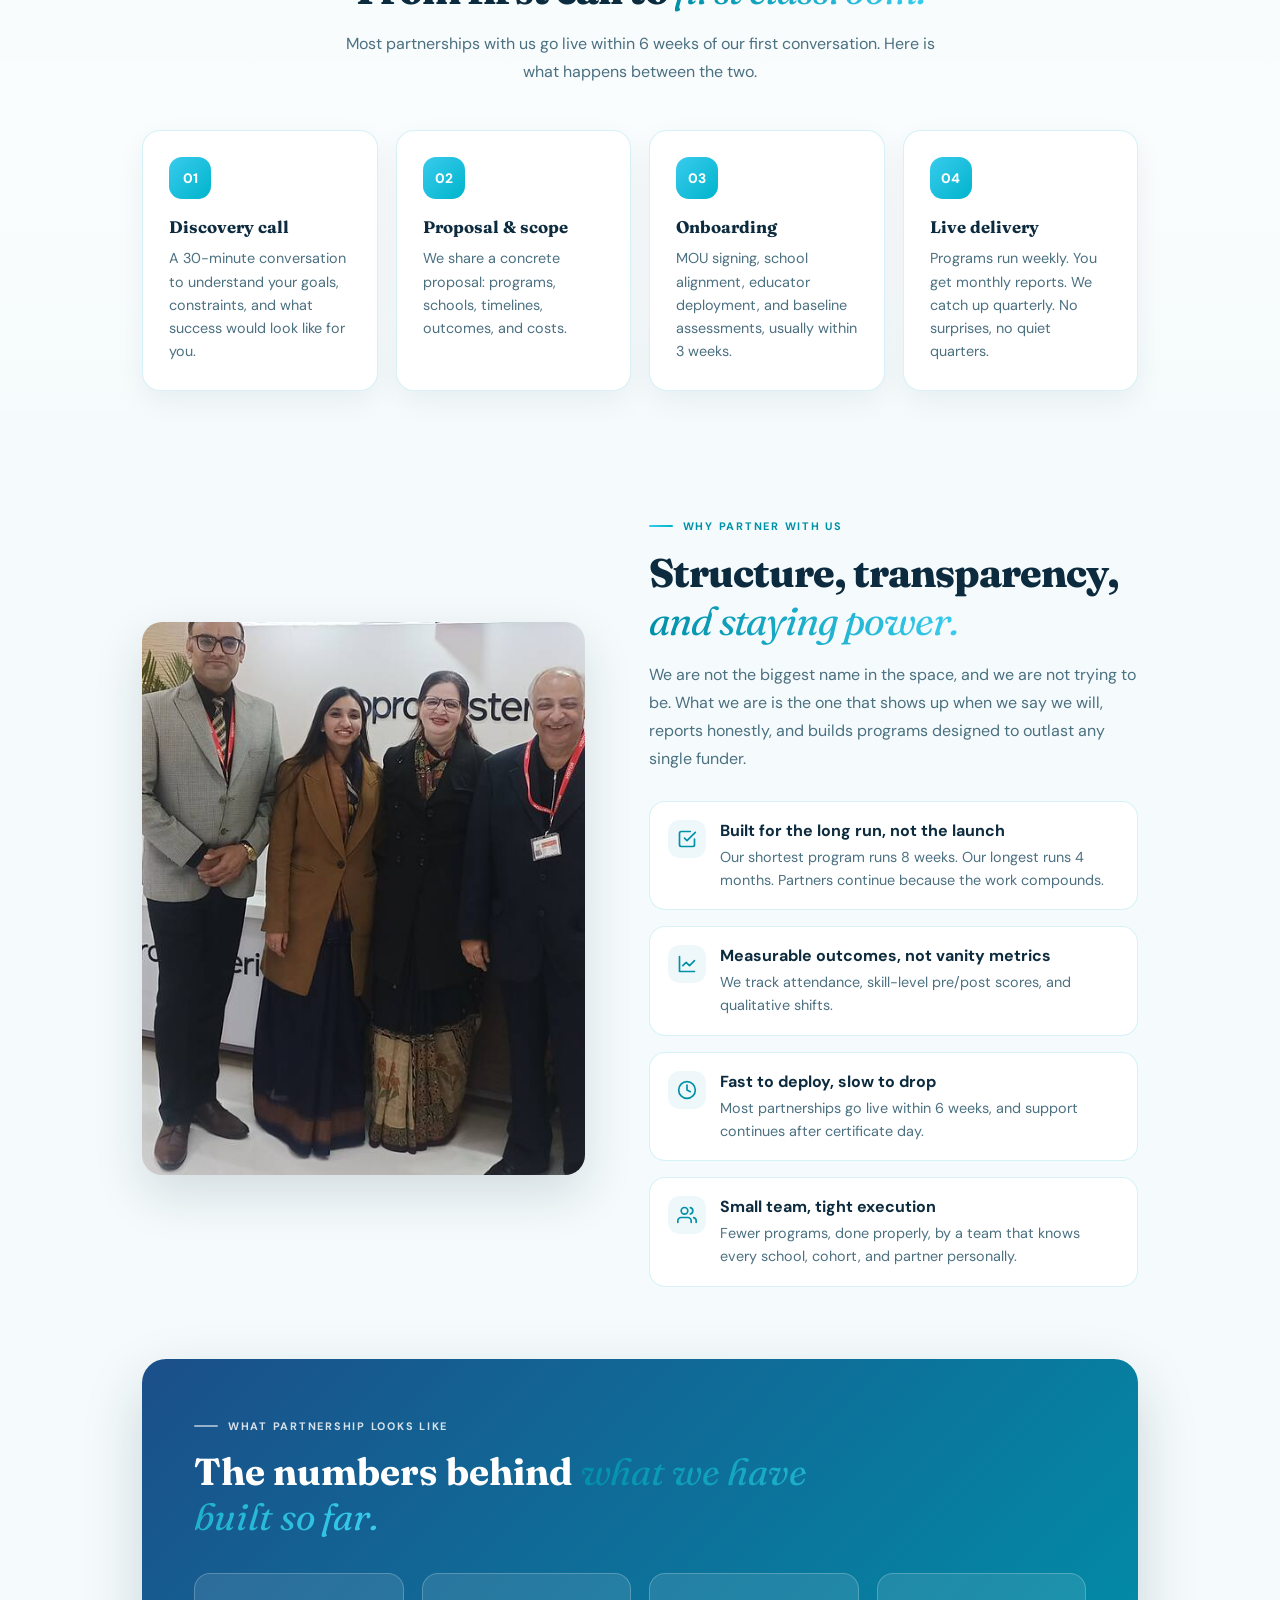
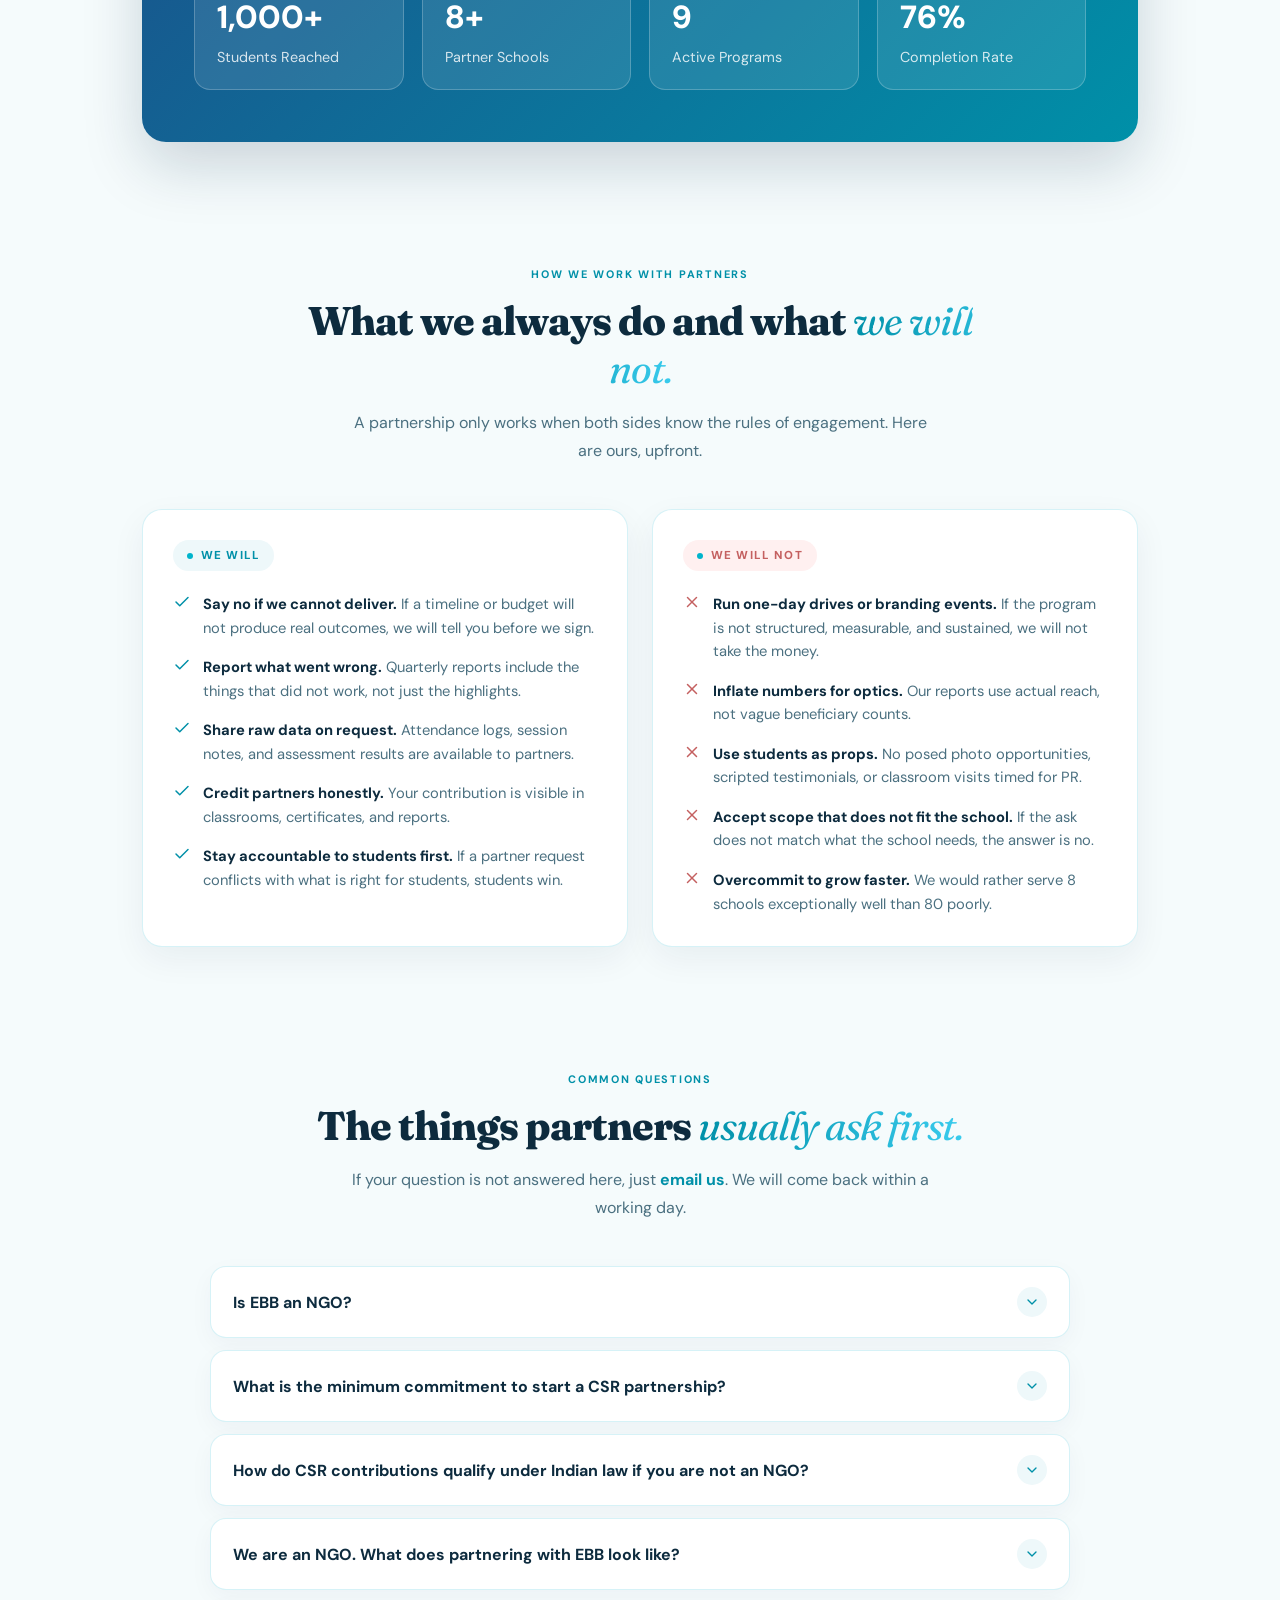
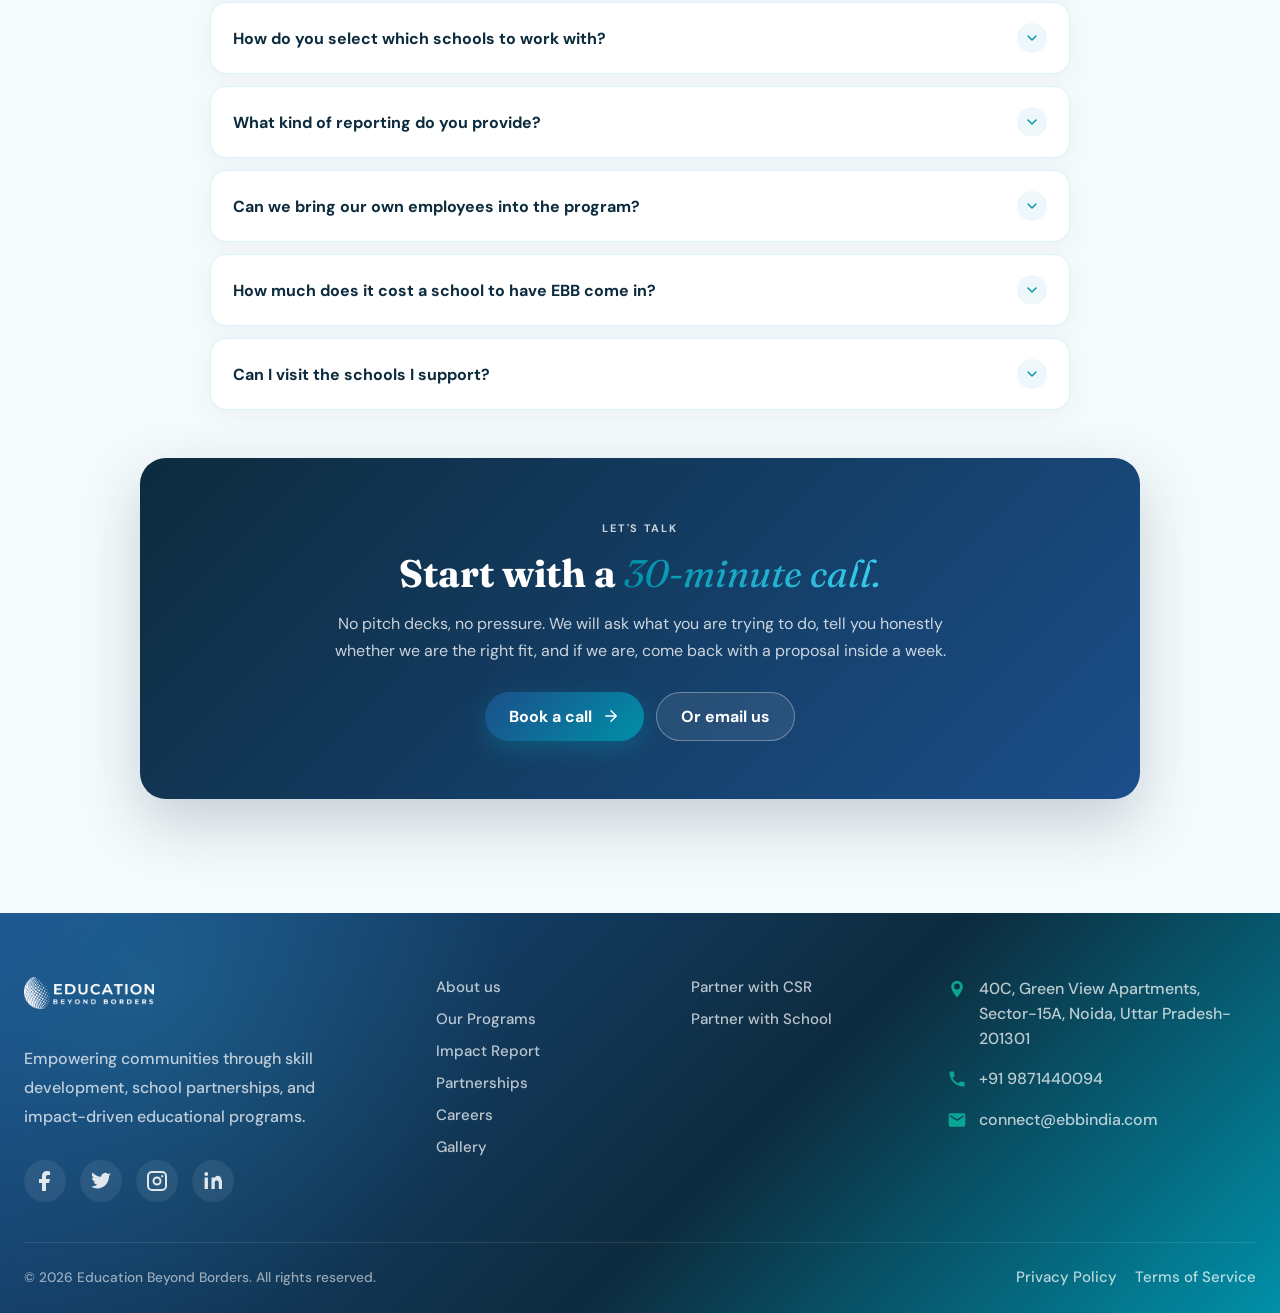
<file: partnerships.html>
<!DOCTYPE html>
<html lang="en">
<head>
  <meta charset="UTF-8" />
  <meta name="viewport" content="width=device-width, initial-scale=1.0" />
  <title>Partner With Us | Education Beyond Borders</title>
  <link rel="preconnect" href="https://fonts.googleapis.com" />
  <link rel="preconnect" href="https://fonts.gstatic.com" crossorigin />
  <link href="https://fonts.googleapis.com/css2?family=Manrope:wght@400;500;600;700;800&display=swap" rel="stylesheet" />
  <link href="https://fonts.googleapis.com/css2?family=Fraunces:ital,wght@0,400;0,700;0,800;1,400&family=DM+Sans:wght@400;500;600;700&display=swap" rel="stylesheet" />
  <style>
    *, *::before, *::after { box-sizing: border-box; margin: 0; padding: 0; }
    html { scroll-behavior: smooth; }
    :root {
      --teal: #00b4cc;
      --teal-dark: #0090a8;
      --aqua: #39cbed;
      --royal: #1b4f8a;
      --midnight: #0d2b3e;
      --mist: #e0f7fa;
      --cloud: #eef8fa;
      --ink: #0d2b3e;
      --sub: #4b7080;
      --muted: #8fa3bf;
      --white: #ffffff;
      --border: rgba(0, 176, 204, 0.16);
      --bg: #f5fbfc;
    }
    body {
      overflow-x: hidden;
      color: var(--ink);
      background: var(--bg);
      font-family: "DM Sans", "Manrope", sans-serif;
      -webkit-font-smoothing: antialiased;
      padding-top: 92px;
    }
    a { color: inherit; text-decoration: none; }
    svg { width: 20px; height: 20px; fill: none; stroke: currentColor; stroke-width: 2; stroke-linecap: round; stroke-linejoin: round; }

    .topbar {
      position: fixed;
      top: 0;
      left: 0;
      transform: none;
      z-index: 20;
      width: 100%;
      min-height: 92px;
      padding: 0 max(28px, calc((100vw - 1830px) / 2));
      display: flex;
      align-items: center;
      justify-content: space-between;
      gap: 26px;
      background: #fff;
      border-bottom: 1px solid rgba(24, 60, 107, 0.04);
      box-shadow: 0 12px 28px rgba(18, 44, 79, 0.035);
    }
    .brand {
      display: flex;
      align-items: center;
      flex-shrink: 0;
      gap: 0;
    }
    .brand__logo {
      display: flex;
      align-items: center;
      width: clamp(170px, 12vw, 230px);
    }
    .brand__logo-image {
      width: clamp(170px, 12vw, 230px);
      height: auto;
      object-fit: contain;
      transform-origin: center;
      transition: transform 0.35s ease, filter 0.35s ease;
    }
    .brand:hover .brand__logo-image,
    .brand:focus-visible .brand__logo-image {
      transform: translateY(-2px) scale(1.035);
      filter: drop-shadow(0 12px 18px rgba(0, 180, 204, 0.2));
    }
    .nav {
      display: flex;
      align-items: center;
      margin-left: auto;
      gap: clamp(22px, 1.55vw, 30px);
      font-family: "DM Sans", "Manrope", sans-serif;
      font-size: clamp(1rem, 1.15vw, 1.35rem);
      font-weight: 700;
      color: #40516a;
    }
    .nav a {
      position: relative;
      padding: 11px 0 14px;
      font-weight: 700;
      transition: color 0.25s ease, transform 0.25s ease;
    }
    .nav a::after {
      content: "";
      position: absolute;
      left: 0;
      bottom: 0;
      width: 100%;
      height: 3px;
      transform: scaleX(0);
      transform-origin: left;
      border-radius: 999px;
      background: #00b4cc;
      transition: transform 0.25s ease;
    }
    .nav a:hover,
    .nav a:focus-visible,
    .nav a.is-active { color: #0d2b3e; }
    .nav a:hover::after,
    .nav a:focus-visible::after,
    .nav a.is-active::after { transform: scaleX(1); }
    .button {
      display: inline-flex;
      align-items: center;
      justify-content: center;
      border-radius: 999px;
      font-family: "DM Sans", "Manrope", sans-serif;
      font-weight: 700;
      transition: transform 0.25s ease, box-shadow 0.25s ease, background 0.25s ease;
    }
    .button--small {
      min-width: clamp(150px, 10vw, 210px);
      min-height: 58px;
      padding: 0 28px;
      font-size: clamp(1rem, 1vw, 1.25rem);
    }
    .button:hover,
    .button:focus-visible { transform: translateY(-2px); }
    .button--primary {
      color: #fff;
      background: linear-gradient(135deg, #39cbed 0%, #00b4cc 100%);
      box-shadow: 0 18px 35px rgba(0, 180, 204, 0.28);
    }
    .button--primary:hover,
    .button--primary:focus-visible { background: linear-gradient(135deg, #39cbed 0%, #0090a8 100%); }
    h1,
    h2,
    h3,
    .section-title,
    .partnership-hero h1,
    .ptype-content h2,
    .impact-band h2,
    .cta-inner h2 {
      font-family: "Fraunces", Georgia, serif;
    }
    .menu-toggle {
      display: none;
      width: 48px;
      height: 48px;
      padding: 0;
      border: 1px solid rgba(24, 60, 107, 0.1);
      border-radius: 14px;
      background: #fff;
    }
    .menu-toggle span {
      display: block;
      width: 20px;
      height: 2px;
      margin: 5px auto;
      background: var(--midnight);
    }

    .partnership-hero {
      position: relative;
      overflow: hidden;
      padding: 88px 52px 140px;
      text-align: center;
      background: linear-gradient(160deg, var(--royal) 0%, var(--teal-dark) 58%, var(--teal) 100%);
    }
    .partnership-hero::after {
      content: "";
      position: absolute;
      left: 0;
      right: 0;
      bottom: -1px;
      height: 100px;
      background: var(--bg);
      clip-path: ellipse(75% 100% at 50% 100%);
    }
    .partnership-hero-inner { position: relative; z-index: 2; display: block; max-width: 900px; margin: 0 auto; }
    .partnership-hero-pill {
      display: inline-flex;
      align-items: center;
      gap: 10px;
      margin-bottom: 28px;
      padding: 6px 16px;
      border: 1px solid rgba(255, 255, 255, 0.25);
      border-radius: 100px;
      color: #fff;
      background: rgba(255, 255, 255, 0.12);
      font-size: 0.72rem;
      font-weight: 700;
      letter-spacing: 0.14em;
      text-transform: uppercase;
      backdrop-filter: blur(10px);
      opacity: 0;
      transform: translateY(12px);
      animation: slideUp 0.7s cubic-bezier(0.2, 0.9, 0.3, 1) 0.1s forwards;
    }
    .led, .dot {
      width: 6px;
      height: 6px;
      border-radius: 50%;
      background: var(--mist);
      box-shadow: 0 0 8px var(--mist);
    }
    .partnership-hero h1 {
      margin-bottom: 22px;
      color: #fff;
      font-size: clamp(2.2rem, 4.8vw, 3.6rem);
      font-weight: 800;
      line-height: 1.12;
      letter-spacing: -0.025em;
      opacity: 0;
      transform: translateY(16px);
      animation: slideUp 0.9s cubic-bezier(0.2, 0.9, 0.3, 1) 0.25s forwards;
    }
    .italic { font-style: italic; font-weight: 400; }
    .partnership-hero h1 .italic { display: inline; color: rgba(255, 255, 255, 0.92); }
    .partnership-hero p {
      max-width: 620px;
      margin: 0 auto 36px;
      color: rgba(255, 255, 255, 0.82);
      font-size: 1.1rem;
      line-height: 1.65;
      opacity: 0;
      transform: translateY(12px);
      animation: slideUp 0.8s cubic-bezier(0.2, 0.9, 0.3, 1) 0.45s forwards;
    }
    .hero-jump {
      display: flex;
      flex-wrap: wrap;
      justify-content: center;
      gap: 10px;
      opacity: 0;
      transform: translateY(12px);
      animation: slideUp 0.8s cubic-bezier(0.2, 0.9, 0.3, 1) 0.65s forwards;
    }
    .jump-btn {
      display: inline-flex;
      align-items: center;
      gap: 8px;
      padding: 10px 20px;
      border: 1px solid rgba(255, 255, 255, 0.25);
      border-radius: 100px;
      color: #fff;
      background: rgba(255, 255, 255, 0.12);
      font-size: 0.85rem;
      font-weight: 500;
      backdrop-filter: blur(10px);
      transition: all 0.2s ease;
    }
    .jump-btn:hover { transform: translateY(-2px); background: rgba(255, 255, 255, 0.22); }
    .jump-btn .dot, .cap-partner .dot, .ptype-badge .dot, .principle-label .dot { background: var(--teal); box-shadow: none; }
    @keyframes slideUp { to { opacity: 1; transform: translateY(0); } }
    @keyframes heroFloat {
      0%, 100% { transform: translateY(0) rotate(0deg); }
      50% { transform: translateY(-12px) rotate(0.35deg); }
    }
    @keyframes softPulse {
      0%, 100% { box-shadow: 0 30px 80px rgba(10, 37, 64, 0.3); }
      50% { box-shadow: 0 34px 92px rgba(0, 180, 204, 0.28); }
    }
    @keyframes shineSweep {
      from { transform: translateX(-130%) skewX(-18deg); }
      to { transform: translateX(145%) skewX(-18deg); }
    }

    .hero-feature-wrap {
      position: relative;
      z-index: 3;
      max-width: 1100px;
      margin: -80px auto 0;
      padding: 0 52px;
    }
    .hero-feature {
      position: relative;
      overflow: hidden;
      aspect-ratio: 16 / 9;
      border: 4px solid #fff;
      border-radius: 20px;
      box-shadow: 0 30px 80px rgba(10, 37, 64, 0.3);
      animation: heroFloat 7s ease-in-out infinite, softPulse 6s ease-in-out infinite;
    }
    .hero-feature img, .ptype-img img, .proof-img img {
      display: block;
      width: 100%;
      height: 100%;
      object-fit: cover;
    }
    .hero-feature::after, .ptype-img::after {
      content: "";
      position: absolute;
      inset: 0;
      pointer-events: none;
      background: linear-gradient(to top, rgba(10, 37, 64, 0.35), transparent 55%);
    }
    .hero-feature::before {
      content: "";
      position: absolute;
      z-index: 2;
      top: -20%;
      bottom: -20%;
      width: 90px;
      background: linear-gradient(90deg, transparent, rgba(255, 255, 255, 0.22), transparent);
      animation: shineSweep 5.5s ease-in-out infinite;
      pointer-events: none;
    }
    .hero-feature-caption {
      position: absolute;
      z-index: 2;
      left: 28px;
      right: 28px;
      bottom: 24px;
      display: flex;
      align-items: flex-end;
      justify-content: space-between;
      gap: 20px;
      color: #fff;
    }
    .cap-text {
      max-width: 420px;
      font-size: 0.95rem;
      font-weight: 500;
      line-height: 1.5;
      text-shadow: 0 1px 4px rgba(0, 0, 0, 0.3);
    }
    .cap-partner {
      display: inline-flex;
      align-items: center;
      flex-shrink: 0;
      gap: 8px;
      padding: 6px 14px;
      border: 1px solid rgba(255, 255, 255, 0.3);
      border-radius: 100px;
      background: rgba(255, 255, 255, 0.18);
      font-size: 0.72rem;
      font-weight: 700;
      letter-spacing: 0.08em;
      text-transform: uppercase;
      backdrop-filter: blur(10px);
    }

    .reveal { opacity: 0; transform: translateY(24px); transition: opacity 0.8s cubic-bezier(0.2, 0.9, 0.3, 1), transform 0.8s cubic-bezier(0.2, 0.9, 0.3, 1); }
    .reveal.in { opacity: 1; transform: translateY(0); }
    .reveal-stagger > * { opacity: 0; transform: translateY(20px); transition: opacity 0.7s cubic-bezier(0.2, 0.9, 0.3, 1), transform 0.7s cubic-bezier(0.2, 0.9, 0.3, 1); }
    .reveal-stagger.in > *:nth-child(1) { transition-delay: 0.05s; opacity: 1; transform: translateY(0); }
    .reveal-stagger.in > *:nth-child(2) { transition-delay: 0.15s; opacity: 1; transform: translateY(0); }
    .reveal-stagger.in > *:nth-child(3) { transition-delay: 0.25s; opacity: 1; transform: translateY(0); }
    .reveal-stagger.in > *:nth-child(4) { transition-delay: 0.35s; opacity: 1; transform: translateY(0); }

    .page-wrap { max-width: 1100px; margin: 0 auto; padding: 0 52px; }
    .section-eyebrow {
      display: inline-flex;
      align-items: center;
      gap: 10px;
      margin-bottom: 16px;
      color: var(--teal-dark);
      font-size: 0.68rem;
      font-weight: 700;
      letter-spacing: 0.16em;
      text-transform: uppercase;
    }
    .section-eyebrow::before {
      content: "";
      width: 24px;
      height: 2px;
      border-radius: 2px;
      background: linear-gradient(90deg, var(--aqua), var(--teal));
    }
    .section-title {
      margin-bottom: 16px;
      color: var(--ink);
      font-size: clamp(1.9rem, 3.2vw, 2.5rem);
      font-weight: 800;
      line-height: 1.2;
      letter-spacing: -0.025em;
    }
    .section-title .italic, .ptype-content h2 .italic, .cta-inner h2 .italic, .impact-band h2 .italic {
      color: transparent;
      background: linear-gradient(90deg, var(--teal-dark), var(--aqua));
      -webkit-background-clip: text;
      background-clip: text;
    }
    .section-sub { max-width: 600px; color: var(--sub); font-size: 1rem; line-height: 1.75; }
    .section-sub a { color: var(--teal-dark); font-weight: 700; text-decoration: none; }
    .section-sub a:hover { text-decoration: underline; }

    .intro { padding: 88px 0 32px; }
    .intro-head { max-width: 720px; margin: 0 auto; text-align: center; }
    .intro-head .section-eyebrow { justify-content: center; }
    .intro-head .section-eyebrow::before { display: none; }
    .intro-head .section-sub { margin: 0 auto; }

    .ptype { padding: 56px 0; scroll-margin-top: 86px; }
    .ptype-grid {
      display: grid;
      grid-template-columns: 1.05fr 1fr;
      align-items: center;
      gap: 64px;
    }
    .ptype:nth-of-type(even) .ptype-grid { grid-template-columns: 1fr 1.05fr; }
    .ptype:nth-of-type(even) .ptype-img { order: 2; }
    .ptype:nth-of-type(even) .ptype-content { order: 1; }
    .ptype-img {
      position: relative;
      overflow: hidden;
      aspect-ratio: 5 / 4;
      border-radius: 20px;
      box-shadow: 0 20px 50px rgba(10, 37, 64, 0.14);
      transition: transform 0.35s ease, box-shadow 0.35s ease;
    }
    .ptype-grid:hover .ptype-img {
      transform: translateY(-6px) scale(1.015);
      box-shadow: 0 28px 64px rgba(10, 37, 64, 0.2);
    }
    .ptype-img img {
      transition: transform 0.7s cubic-bezier(0.2, 0.9, 0.3, 1);
    }
    .ptype-grid:hover .ptype-img img { transform: scale(1.06); }
    .ptype-img::after { background: linear-gradient(to top, rgba(10, 37, 64, 0.25), transparent 50%); }
    .ptype-badge {
      position: absolute;
      z-index: 2;
      top: 20px;
      left: 20px;
      display: inline-flex;
      align-items: center;
      gap: 8px;
      padding: 7px 14px;
      border-radius: 100px;
      color: var(--teal-dark);
      background: rgba(255, 255, 255, 0.95);
      font-size: 0.7rem;
      font-weight: 700;
      letter-spacing: 0.1em;
      text-transform: uppercase;
      box-shadow: 0 4px 12px rgba(0, 0, 0, 0.1);
      backdrop-filter: blur(8px);
    }
    .ptype-icon {
      display: grid;
      place-items: center;
      width: 52px;
      height: 52px;
      margin-bottom: 22px;
      border-radius: 16px;
      color: #fff;
      background: linear-gradient(135deg, var(--aqua), var(--teal));
      box-shadow: 0 12px 28px rgba(0, 180, 204, 0.28);
    }
    .ptype-icon svg { width: 25px; height: 25px; }
    .ptype-content h2 {
      margin-bottom: 18px;
      color: var(--ink);
      font-size: clamp(1.8rem, 3vw, 2.55rem);
      font-weight: 800;
      line-height: 1.15;
      letter-spacing: -0.025em;
    }
    .ptype-content p { margin-bottom: 26px; color: var(--sub); font-size: 1rem; line-height: 1.78; }
    .ptype-features { display: grid; gap: 14px; margin-bottom: 28px; }
    .ptype-feature {
      display: flex;
      gap: 14px;
      padding: 18px;
      border: 1px solid var(--border);
      border-radius: 16px;
      background: #fff;
      box-shadow: 0 6px 22px rgba(10, 37, 64, 0.04);
      transition: transform 0.25s ease, border-color 0.25s ease, box-shadow 0.25s ease;
    }
    .ptype-feature:hover {
      transform: translateX(6px);
      border-color: rgba(0, 180, 204, 0.45);
      box-shadow: 0 12px 28px rgba(10, 37, 64, 0.08);
    }
    .ptype-feature-check {
      display: grid;
      place-items: center;
      flex: 0 0 auto;
      width: 24px;
      height: 24px;
      border-radius: 50%;
      color: #fff;
      background: var(--teal);
    }
    .ptype-feature-check svg { width: 14px; height: 14px; }
    .ptype-feature-text strong { display: block; margin-bottom: 4px; color: var(--ink); font-size: 0.96rem; }
    .ptype-feature-text span { display: block; color: var(--sub); font-size: 0.9rem; line-height: 1.6; }
    .ptype-cta, .btn-primary, .btn-outline {
      display: inline-flex;
      align-items: center;
      justify-content: center;
      gap: 10px;
      border-radius: 100px;
      font-weight: 700;
      transition: all 0.2s ease;
    }
    .ptype-cta, .btn-primary {
      padding: 13px 24px;
      color: #fff;
      background: linear-gradient(135deg, var(--royal), var(--teal-dark));
      box-shadow: 0 8px 24px rgba(0, 180, 204, 0.24);
    }
    .ptype-cta svg, .btn-primary svg { width: 18px; height: 18px; }
    .ptype-cta:hover, .btn-primary:hover { transform: translateY(-2px); box-shadow: 0 12px 32px rgba(0, 180, 204, 0.32); }

    .partner-logo-marquee {
      position: relative;
      overflow: hidden;
      width: calc(100vw - 48px);
      margin: 44px 0 0 50%;
      padding: 40px 0;
      border: 1px solid rgba(0, 176, 204, 0.12);
      border-radius: 26px;
      background:
        radial-gradient(circle at 18% 18%, rgba(57, 203, 237, 0.16), transparent 28%),
        radial-gradient(circle at 82% 70%, rgba(27, 79, 138, 0.1), transparent 30%),
        linear-gradient(135deg, #f5fbfc 0%, #e8f7fa 100%);
      box-shadow: 0 22px 62px rgba(10, 37, 64, 0.1);
      transform: translateX(-50%);
    }
    .partner-logo-marquee::before,
    .partner-logo-marquee::after {
      content: "";
      position: absolute;
      top: 0;
      bottom: 0;
      z-index: 2;
      width: 130px;
      pointer-events: none;
    }
    .partner-logo-marquee::before {
      left: 0;
      background: linear-gradient(90deg, #f5fbfc, rgba(245, 251, 252, 0));
    }
    .partner-logo-marquee::after {
      right: 0;
      background: linear-gradient(270deg, #f5fbfc, rgba(245, 251, 252, 0));
    }
    .partner-logo-rows {
      display: grid;
      gap: 28px;
    }
    .partner-logo-row {
      overflow: hidden;
    }
    .partner-logo-track {
      display: flex;
      width: max-content;
      gap: 34px;
      animation: logoSlideLeft 34s linear infinite;
    }
    .partner-logo-row--reverse .partner-logo-track {
      animation-name: logoSlideRight;
      animation-duration: 38s;
      transform: translateX(-50%);
    }
    .partner-logo-marquee:hover .partner-logo-track {
      animation-play-state: paused;
    }
    .partner-logo-set {
      display: flex;
      align-items: center;
      gap: 34px;
      padding-left: 34px;
    }
    .partner-logo-card {
      display: grid;
      place-items: center;
      flex: 0 0 280px;
      height: 150px;
      padding: 12px 18px;
      border: 0;
      border-radius: 0;
      background: transparent;
      box-shadow: none;
      animation: logoFloat 4.8s ease-in-out infinite;
      transition: transform 0.25s ease, filter 0.25s ease;
    }
    .partner-logo-card:nth-child(2n) {
      animation-delay: -1.2s;
    }
    .partner-logo-card:nth-child(3n) {
      animation-delay: -2.3s;
    }
    .partner-logo-card:hover {
      transform: translateY(-6px) scale(1.06);
      filter: drop-shadow(0 14px 20px rgba(13, 43, 62, 0.14));
    }
    .partner-logo-card img {
      display: block;
      max-width: 100%;
      max-height: 118px;
      object-fit: contain;
      mix-blend-mode: multiply;
      filter: contrast(1.08) saturate(1.05);
    }
    .partner-logo-card--wide {
      flex-basis: 430px;
    }
    .partner-logo-card--wide img {
      max-height: 108px;
    }
    @keyframes logoSlideLeft {
      to {
        transform: translateX(-50%);
      }
    }
    @keyframes logoSlideRight {
      to {
        transform: translateX(0);
      }
    }
    @keyframes logoFloat {
      0%,
      100% {
        transform: translateY(0) scale(1);
      }
      50% {
        transform: translateY(-5px) scale(1.025);
      }
    }

    .process { margin-top: 48px; padding: 72px 0 48px; background: linear-gradient(180deg, transparent, rgba(255, 255, 255, 0.54), transparent); }
    .process-head, .principles-head, .faq-head { max-width: 720px; margin: 0 auto 44px; text-align: center; }
    .process-head .section-eyebrow, .principles-head .section-eyebrow, .faq-head .section-eyebrow { justify-content: center; }
    .process-head .section-eyebrow::before, .principles-head .section-eyebrow::before, .faq-head .section-eyebrow::before { display: none; }
    .process-head .section-sub, .principles-head .section-sub, .faq-head .section-sub { margin: 0 auto; }
    .process-grid {
      display: grid;
      grid-template-columns: repeat(4, minmax(0, 1fr));
      gap: 18px;
    }
    .process-step {
      padding: 26px;
      border: 1px solid var(--border);
      border-radius: 18px;
      background: #fff;
      box-shadow: 0 10px 30px rgba(10, 37, 64, 0.06);
      transition: transform 0.28s ease, box-shadow 0.28s ease, border-color 0.28s ease;
    }
    .process-step:hover {
      transform: translateY(-8px);
      border-color: rgba(0, 180, 204, 0.42);
      box-shadow: 0 18px 42px rgba(10, 37, 64, 0.11);
    }
    .process-num {
      display: inline-grid;
      place-items: center;
      width: 42px;
      height: 42px;
      margin-bottom: 18px;
      border-radius: 13px;
      color: #fff;
      background: linear-gradient(135deg, var(--aqua), var(--teal));
      font-size: 0.86rem;
      font-weight: 800;
    }
    .process-step h3 { margin-bottom: 10px; color: var(--ink); font-size: 1.05rem; }
    .process-step p { color: var(--sub); font-size: 0.9rem; line-height: 1.62; }

    .proof { padding: 72px 0 48px; }
    .proof-grid {
      display: grid;
      grid-template-columns: 0.95fr 1.05fr;
      align-items: center;
      gap: 64px;
    }
    .proof-img {
      overflow: hidden;
      aspect-ratio: 4 / 5;
      border-radius: 20px;
      box-shadow: 0 20px 50px rgba(10, 37, 64, 0.14);
    }
    .proof-points {
      display: grid;
      gap: 16px;
      margin-top: 28px;
      list-style: none;
    }
    .proof-points li {
      display: flex;
      gap: 14px;
      padding: 18px;
      border: 1px solid var(--border);
      border-radius: 16px;
      background: #fff;
    }
    .proof-icon {
      display: grid;
      place-items: center;
      flex: 0 0 auto;
      width: 38px;
      height: 38px;
      border-radius: 12px;
      color: var(--teal-dark);
      background: var(--cloud);
    }
    .proof-icon svg { width: 20px; height: 20px; }
    .proof-point-text strong { display: block; margin-bottom: 5px; }
    .proof-point-text span { display: block; color: var(--sub); font-size: 0.9rem; line-height: 1.58; }
    .impact-band {
      margin-top: 72px;
      padding: 52px;
      border-radius: 24px;
      color: #fff;
      background: linear-gradient(135deg, var(--royal), var(--teal-dark));
      box-shadow: 0 24px 60px rgba(10, 37, 64, 0.18);
    }
    .impact-band-head { max-width: 620px; margin-bottom: 34px; }
    .impact-band .section-eyebrow { color: rgba(255, 255, 255, 0.82); }
    .impact-band .section-eyebrow::before { background: rgba(255, 255, 255, 0.55); }
    .impact-band h2 { font-size: clamp(1.7rem, 3vw, 2.35rem); line-height: 1.2; }
    .impact-band-grid {
      display: grid;
      grid-template-columns: repeat(4, minmax(0, 1fr));
      gap: 18px;
    }
    .impact-stat {
      padding: 22px;
      border: 1px solid rgba(255, 255, 255, 0.22);
      border-radius: 16px;
      background: rgba(255, 255, 255, 0.1);
    }
    .impact-stat-num { display: block; margin-bottom: 8px; font-size: 2rem; font-weight: 800; }
    .impact-stat-lbl { color: rgba(255, 255, 255, 0.82); font-size: 0.9rem; }

    .principles { padding: 72px 0 48px; }
    .principles-grid { display: grid; grid-template-columns: 1fr 1fr; gap: 24px; }
    .principle-card {
      padding: 30px;
      border: 1px solid var(--border);
      border-radius: 20px;
      background: #fff;
      box-shadow: 0 12px 34px rgba(10, 37, 64, 0.06);
      transition: transform 0.28s ease, box-shadow 0.28s ease;
    }
    .principle-card:hover { transform: translateY(-6px); box-shadow: 0 18px 42px rgba(10, 37, 64, 0.1); }
    .principle-label {
      display: inline-flex;
      align-items: center;
      gap: 8px;
      margin-bottom: 22px;
      padding: 8px 14px;
      border-radius: 100px;
      color: var(--teal-dark);
      background: var(--cloud);
      font-size: 0.72rem;
      font-weight: 800;
      letter-spacing: 0.1em;
      text-transform: uppercase;
    }
    .principle-card.wont .principle-label { color: #c46060; background: #fff0f0; }
    .principle-list { display: grid; gap: 16px; list-style: none; }
    .principle-list li { display: flex; gap: 12px; color: var(--sub); font-size: 0.92rem; line-height: 1.6; }
    .principle-list svg { flex: 0 0 auto; width: 18px; height: 18px; color: var(--teal-dark); }
    .principle-card.wont svg { color: #c46060; }
    .principle-list strong { color: var(--ink); }

    .faq { padding: 72px 0 48px; }
    .faq-list {
      display: grid;
      gap: 12px;
      max-width: 860px;
      margin: 0 auto;
    }
    .faq-item {
      overflow: hidden;
      border: 1px solid var(--border);
      border-radius: 16px;
      background: #fff;
      box-shadow: 0 8px 24px rgba(10, 37, 64, 0.04);
    }
    .faq-q {
      display: flex;
      align-items: center;
      justify-content: space-between;
      gap: 18px;
      width: 100%;
      padding: 20px 22px;
      border: 0;
      color: var(--ink);
      background: transparent;
      font: inherit;
      font-weight: 700;
      text-align: left;
      cursor: pointer;
    }
    .faq-q-icon {
      display: grid;
      place-items: center;
      flex: 0 0 auto;
      width: 30px;
      height: 30px;
      border-radius: 50%;
      color: var(--teal-dark);
      background: var(--cloud);
      transition: transform 0.25s ease;
    }
    .faq-q-icon svg { width: 16px; height: 16px; }
    .faq-a { max-height: 0; overflow: hidden; transition: max-height 0.28s ease; }
    .faq-a-inner { padding: 0 22px 22px; color: var(--sub); font-size: 0.95rem; line-height: 1.7; }
    .faq-a-inner a { color: var(--teal-dark); font-weight: 700; text-decoration: none; }
    .faq-a-inner a:hover { text-decoration: underline; }
    .faq-item.open .faq-a { max-height: 420px; }
    .faq-item.open .faq-q-icon { transform: rotate(180deg); }

    .cta-wrap { padding: 0 52px 88px; }
    .cta-inner {
      max-width: 1000px;
      margin: 0 auto;
      padding: 58px 44px;
      border-radius: 26px;
      text-align: center;
      color: #fff;
      background: linear-gradient(135deg, var(--midnight), var(--royal));
      box-shadow: 0 24px 60px rgba(10, 37, 64, 0.2);
    }
    .cta-inner .section-eyebrow { justify-content: center; color: rgba(255, 255, 255, 0.78); }
    .cta-inner .section-eyebrow::before { display: none; }
    .cta-inner h2 { margin-bottom: 14px; font-size: clamp(1.9rem, 3vw, 2.55rem); line-height: 1.16; }
    .cta-inner p { max-width: 640px; margin: 0 auto 28px; color: rgba(255, 255, 255, 0.78); line-height: 1.7; }
    .cta-btns { display: flex; flex-wrap: wrap; justify-content: center; gap: 12px; }
    .btn-outline {
      padding: 13px 24px;
      border: 1px solid rgba(255, 255, 255, 0.32);
      color: #fff;
      background: rgba(255, 255, 255, 0.08);
    }
    .btn-outline:hover { transform: translateY(-2px); background: rgba(255, 255, 255, 0.16); }

    .footer {
      margin-top: 26px;
      padding: 64px clamp(20px, 5vw, 54px) 26px;
      color: rgba(255, 255, 255, 0.78);
      background:
        radial-gradient(circle at 12% 18%, rgba(57, 203, 237, 0.16), transparent 30%),
        linear-gradient(135deg, #1b4f8a 0%, #0d2b3e 58%, #0090a8 100%);
    }
    .footer__grid {
      display: grid;
      grid-template-columns: 1.25fr 0.72fr 0.72fr 1.05fr;
      gap: 44px;
      max-width: 1480px;
      margin: 0 auto 40px;
    }
    .brand--footer { display: inline-flex; align-items: center; margin-bottom: 18px; }
    .brand__logo--footer { display: inline-flex; align-items: center; justify-content: center; }
    .brand__logo-image--footer { display: block; width: 130px; max-height: 62px; object-fit: contain; filter: brightness(0) invert(1); }
    .footer__copy { max-width: 320px; color: rgba(255, 255, 255, 0.72); line-height: 1.72; }
    .socials { display: flex; gap: 10px; margin-top: 22px; }
    .socials a {
      display: grid;
      place-items: center;
      width: 38px;
      height: 38px;
      border: 1px solid rgba(255, 255, 255, 0.16);
      border-radius: 50%;
      color: #fff;
      background: rgba(255, 255, 255, 0.08);
      transition: transform 0.24s ease, background 0.24s ease, border-color 0.24s ease;
    }
    .socials a[aria-label="Facebook"] { color: #68a8ff; }
    .socials a[aria-label="Twitter"] { color: #38d4ff; }
    .socials a[aria-label="Instagram"] { color: #ff78b7; }
    .socials a[aria-label="LinkedIn"] { color: #72b7ff; }
    .socials a:hover { transform: translateY(-4px); border-color: rgba(78, 197, 212, 0.55); background: rgba(78, 197, 212, 0.18); }
    .socials svg { width: 18px; height: 18px; fill: currentColor; stroke: none; }
    .footer__links { display: grid; align-content: start; gap: 12px; }
    .footer__links a {
      color: rgba(255, 255, 255, 0.72);
      font-size: 0.94rem;
      transition: color 0.2s ease, transform 0.2s ease;
    }
    .footer__links a:hover { color: #fff; transform: translateX(4px); }
    .footer__contact { display: grid; align-content: start; gap: 16px; }
    .footer__contact-item { display: flex; align-items: flex-start; gap: 12px; color: rgba(255, 255, 255, 0.72); line-height: 1.55; }
    .footer__contact-item img { width: 18px; height: 18px; margin-top: 2px; filter: brightness(0) invert(1); opacity: 0.78; }
    .footer__contact-item a { color: rgba(255, 255, 255, 0.72); text-decoration: none; }
    .footer__contact-item a:hover { color: #39cbed; }
    .footer__bottom {
      display: flex;
      justify-content: space-between;
      gap: 20px;
      max-width: 1480px;
      margin: 0 auto;
      padding-top: 24px;
      border-top: 1px solid rgba(255, 255, 255, 0.1);
      color: rgba(255, 255, 255, 0.56);
      font-size: 0.86rem;
    }
    .footer__bottom-links { display: flex; gap: 18px; }
    .footer__bottom-links a:hover { color: #fff; }

    @media (max-width: 980px) {
      .topbar { padding: 0 24px; }
      .nav { gap: 14px; }
      .nav a { font-size: 0.82rem; }
      .partnership-hero { padding: 72px 24px 126px; }
      .hero-feature-wrap, .page-wrap { padding: 0 24px; }
      .ptype-grid, .ptype:nth-of-type(even) .ptype-grid, .proof-grid, .principles-grid { grid-template-columns: 1fr; gap: 34px; }
      .ptype:nth-of-type(even) .ptype-img, .ptype:nth-of-type(even) .ptype-content { order: initial; }
      .process-grid, .impact-band-grid { grid-template-columns: 1fr 1fr; }
      .footer__grid { grid-template-columns: 1fr 1fr; }
    }
    @media (max-width: 680px) {
      body { padding-top: 76px; }
      .topbar { min-height: 76px; padding: 0 18px; }
      .brand__logo,
      .brand__logo-image { width: 154px; }
      .nav {
        position: absolute;
        top: calc(100% + 10px);
        right: 18px;
        left: 18px;
        display: none;
        flex-direction: column;
        align-items: stretch;
        gap: 0;
        padding: 16px;
        border: 1px solid rgba(24, 60, 107, 0.12);
        border-radius: 18px;
        background: rgba(255, 255, 255, 0.98);
        box-shadow: 0 18px 42px rgba(18, 44, 79, 0.13);
      }
      .nav.is-open { display: flex; }
      .nav a { padding: 11px 8px; }
      .menu-toggle { display: block; }
      .topbar > .button { display: none; }
      .partnership-hero h1 { font-size: 2.25rem; }
      .hero-feature-caption { position: static; flex-direction: column; align-items: flex-start; padding: 18px; background: rgba(10, 37, 64, 0.82); }
      .hero-feature { aspect-ratio: auto; }
      .hero-feature img { height: 310px; }
      .intro { padding-top: 64px; }
      .ptype { padding: 42px 0; }
      .partner-logo-marquee {
        width: calc(100vw - 28px);
        margin-top: 24px;
        border-radius: 16px;
        padding: 26px 0;
      }
      .partner-logo-marquee::before,
      .partner-logo-marquee::after {
        width: 44px;
      }
      .partner-logo-track,
      .partner-logo-set {
        gap: 20px;
      }
      .partner-logo-rows {
        gap: 20px;
      }
      .partner-logo-card {
        flex-basis: 210px;
        height: 112px;
        padding: 8px 12px;
      }
      .partner-logo-card--wide {
        flex-basis: 290px;
      }
      .partner-logo-card img {
        max-height: 86px;
      }
      .process-grid, .impact-band-grid, .ft { grid-template-columns: 1fr; }
      .impact-band { padding: 34px 24px; }
      .cta-wrap { padding: 0 24px 72px; }
      .cta-inner { padding: 44px 24px; }
      .footer { padding: 44px 24px 24px; }
      .footer__grid { grid-template-columns: 1fr; }
      .footer__bottom { flex-direction: column; }
      .footer__bottom-links { flex-wrap: wrap; }
    }
    @media (prefers-reduced-motion: reduce) {
      .partner-logo-track {
        animation: none;
        transform: none;
      }
      .partner-logo-marquee {
        overflow-x: auto;
      }
      *, *::before, *::after {
        animation-duration: 0.001ms !important;
        animation-iteration-count: 1 !important;
        scroll-behavior: auto !important;
        transition-duration: 0.001ms !important;
      }
    }
  </style>
<style id="shared-footer-style">
  .footer {
    margin-top: 26px;
    padding: 64px 0 26px;
    background: radial-gradient(circle at 12% 18%, rgba(57, 203, 237, 0.16), transparent 30%), linear-gradient(135deg, #1b4f8a 0%, #0d2b3e 58%, #0090a8 100%);
    color: rgba(255, 255, 255, 0.78);
  }

  .footer__grid,
  .footer__bottom {
    width: min(1480px, calc(100vw - 48px));
    margin-left: auto;
    margin-right: auto;
  }

  .footer__grid {
    display: grid;
    grid-template-columns: 1.25fr 0.72fr 0.72fr 1.05fr;
    gap: 44px;
  }

  .brand--footer {
    align-items: flex-start;
  }

  .brand__logo--footer {
    width: auto;
  }

  .brand__logo-image--footer {
    width: 130px;
    max-height: 62px;
    object-fit: contain;
    filter: brightness(0) invert(1);
  }

  .footer__copy {
    max-width: 320px;
    margin-top: 18px;
    color: rgba(255, 255, 255, 0.72);
    font: 500 1rem/1.8 "DM Sans", "Manrope", sans-serif;
  }

  .footer .socials {
    display: flex;
    gap: 14px;
    margin-top: 28px;
  }

  .footer .socials a,
  .footer .socials a[aria-label] {
    width: 42px;
    height: 42px;
    display: grid;
    place-items: center;
    border: 0;
    border-radius: 50%;
    background: rgba(255, 255, 255, 0.08);
    color: rgba(255, 255, 255, 0.86);
    transition: transform 0.25s ease, background 0.25s ease, color 0.25s ease;
  }

  .footer .socials a:hover,
  .footer .socials a:focus-visible,
  .footer .socials a[aria-label]:hover,
  .footer .socials a[aria-label]:focus-visible {
    transform: translateY(-3px);
    background: #39cbed;
    color: #0d2b3e;
  }

  .footer .socials svg {
    width: 24px;
    height: 24px;
    fill: currentColor;
    stroke: none;
  }

  .footer__links {
    display: grid;
    align-content: start;
    gap: 12px;
  }

  .footer__links a,
  .footer__bottom a {
    color: rgba(255, 255, 255, 0.72);
    font: 500 0.94rem "DM Sans", "Manrope", sans-serif;
    text-decoration: none;
    transform: none;
  }

  .footer__links a:hover,
  .footer__bottom a:hover {
    color: #39cbed;
    transform: none;
  }

  .footer__contact {
    display: grid;
    align-content: start;
    gap: 16px;
  }

  .footer__contact-item {
    display: flex;
    align-items: flex-start;
    gap: 12px;
    color: rgba(255, 255, 255, 0.72);
  }

  .footer__contact-item img {
    display: block;
    width: 20px;
    height: 20px;
    flex: 0 0 20px;
    margin-top: 2px;
    filter: invert(67%) sepia(68%) saturate(594%) hue-rotate(143deg) brightness(97%) contrast(92%);
    opacity: 0.95;
  }

  .footer__contact-item span,
  .footer__contact-item a {
    display: block;
    color: rgba(255, 255, 255, 0.72);
    font: 500 1rem/1.55 "DM Sans", "Manrope", sans-serif;
    text-decoration: none;
  }

  .footer__contact-item a:hover {
    color: #39cbed;
  }

  .footer__bottom {
    display: flex;
    align-items: center;
    justify-content: space-between;
    gap: 24px;
    margin-top: 40px;
    padding-top: 24px;
    border-top: 1px solid rgba(255, 255, 255, 0.1);
    color: rgba(255, 255, 255, 0.56);
    font: 500 0.86rem "DM Sans", "Manrope", sans-serif;
  }

  .footer__bottom-links {
    display: flex;
    gap: 18px;
  }

  @media (max-width: 980px) {
    .footer__grid {
      grid-template-columns: 1fr;
      gap: 32px;
      width: min(1480px, calc(100vw - 36px));
    }

    .footer__bottom {
      width: min(1480px, calc(100vw - 36px));
      flex-direction: column;
      align-items: flex-start;
    }

    .footer__bottom-links {
      flex-wrap: wrap;
    }
  }
</style>
</head>
<body>
  <header class="topbar">
    <a class="brand" href="./index.html" aria-label="Go to home">
      <div class="brand__logo" aria-label="Education Beyond Borders">
        <img class="brand__logo-image" src="./icons/logo.png" alt="Education Beyond Borders logo" />
      </div>
    </a>
    <nav class="nav" aria-label="Main navigation">
      <a href="./index.html">Home</a>
      <a href="./about.html">About us</a>
      <a href="./programs.html">Our Programs</a>
      <a href="./report.html">Impact Report</a>
      <a class="is-active" href="./partnerships.html">Partnerships</a>
      <a href="./career.html">Careers</a>
      <a href="./gallery.html">Gallery</a>
    </nav>
    <a class="button button--primary button--small" href="./contact.html">Contact Us</a>
    <button class="menu-toggle" id="menuToggle" aria-label="Open menu">
      <span></span>
      <span></span>
      <span></span>
    </button>
  </header>

  <section class="partnership-hero">
    <div class="partnership-hero-inner">
      <div class="partnership-hero-pill"><span class="led"></span> Partner With Us</div>
      <h1>Education that outlasts <span class="italic">the launch event.</span></h1>
      <p>We work with schools, corporates, NGOs, and individuals who want their resources behind programs that actually reach students and keep reaching them, month after month, year after year.</p>
      <div class="hero-jump">
        <a href="#csr" class="jump-btn"><span class="dot"></span> For CSR Teams</a>
        <a href="#schools" class="jump-btn"><span class="dot"></span> For Schools</a>
        <a href="#ngos" class="jump-btn"><span class="dot"></span> For NGOs</a>
        <a href="#donors" class="jump-btn"><span class="dot"></span> For Individuals</a>
      </div>
    </div>
  </section>

  <div class="hero-feature-wrap">
    <div class="hero-feature">
      <img src="./images/partnership-ref-1.jpeg" alt="A batch of students receiving certificates at a school in partnership with HCL Foundation" />
      <div class="hero-feature-caption">
        <span class="cap-text">Certificate day at one of our partner schools - students completing a life-skills cohort delivered under a CSR partnership.</span>
        <span class="cap-partner"><span class="dot"></span> Partner: HCL Foundation</span>
      </div>
    </div>
  </div>

  <section class="intro">
    <div class="page-wrap">
      <div class="intro-head reveal">
        <div class="section-eyebrow">Four Ways To Partner</div>
        <h2 class="section-title">Different resources, <span class="italic">same commitment.</span></h2>
        <p class="section-sub">Whether you bring a CSR budget, a school community, an NGO looking for an implementation partner, or a personal commitment to education, we have a structured way for you to create real, trackable change. No vague promises, no generic initiatives.</p>
      </div>
    </div>
  </section>

  <section class="ptype" id="csr">
    <div class="page-wrap">
      <div class="ptype-grid">
        <div class="ptype-img">
          <span class="ptype-badge"><span class="dot"></span> For Corporates</span>
          <img src="./images/partnership-ref-4.jpeg" alt="Operational planning session with partner organisations" />
        </div>
        <div class="ptype-content reveal">
          <div class="ptype-icon"><svg viewBox="0 0 24 24"><path d="M3 21h18M5 21V7l8-4v18M19 21V11l-6-4"/><path d="M9 9v.01M9 12v.01M9 15v.01M9 18v.01"/></svg></div>
          <h2>CSR that reaches <span class="italic">the last bench.</span></h2>
          <p>Most CSR budgets get eaten by intermediaries, event costs, and one-time activations. We handle CSR partnerships end-to-end so your investment lands inside classrooms and your reporting tells you exactly what it changed.</p>
          <div class="ptype-features">
            <div class="ptype-feature"><div class="ptype-feature-check"><svg viewBox="0 0 24 24"><polyline points="20 6 9 17 4 12"/></svg></div><div class="ptype-feature-text"><strong>End-to-end program delivery</strong><span>From needs assessment and school onboarding to in-classroom educator delivery, we run the operation so your team does not have to.</span></div></div>
            <div class="ptype-feature"><div class="ptype-feature-check"><svg viewBox="0 0 24 24"><polyline points="20 6 9 17 4 12"/></svg></div><div class="ptype-feature-text"><strong>Student-level impact reporting</strong><span>Attendance, engagement, and learning outcomes tracked at the individual level and reported back in formats your CSR committee actually needs.</span></div></div>
            <div class="ptype-feature"><div class="ptype-feature-check"><svg viewBox="0 0 24 24"><polyline points="20 6 9 17 4 12"/></svg></div><div class="ptype-feature-text"><strong>Employee engagement built in</strong><span>Optional mentorship sessions, office visits for students, and volunteer opportunities designed around your team's bandwidth.</span></div></div>
            <div class="ptype-feature"><div class="ptype-feature-check"><svg viewBox="0 0 24 24"><polyline points="20 6 9 17 4 12"/></svg></div><div class="ptype-feature-text"><strong>Compliance documentation</strong><span>Utilisation reports, photographic documentation, and on-ground verification structured to fit your internal CSR reporting needs.</span></div></div>
          </div>
          <a href="contact.html" class="ptype-cta">Explore a CSR partnership <svg viewBox="0 0 24 24"><path d="M5 12h14M12 5l7 7-7 7"/></svg></a>
        </div>
      </div>
    </div>
  </section>

  <section class="ptype" id="schools">
    <div class="page-wrap">
      <div class="ptype-grid">
        <div class="ptype-img">
          <span class="ptype-badge"><span class="dot"></span> For Schools</span>
          <img src="./images/partnership-ref-3.jpeg" alt="Certificate ceremony at a partner school with EBB team and school dignitaries" />
        </div>
        <div class="ptype-content reveal">
          <div class="ptype-icon"><svg viewBox="0 0 24 24"><path d="M22 10v6M2 10l10-5 10 5-10 5z"/><path d="M6 12v5c3 3 9 3 12 0v-5"/></svg></div>
          <h2>Programs that fit <span class="italic">inside your school day.</span></h2>
          <p>Your teachers are already stretched. Your students deserve more than textbook learning. We bring structured, activity-based programs into your school without disrupting the academic calendar or overloading your faculty.</p>
          <div class="ptype-features">
            <div class="ptype-feature"><div class="ptype-feature-check"><svg viewBox="0 0 24 24"><polyline points="20 6 9 17 4 12"/></svg></div><div class="ptype-feature-text"><strong>No cost to the school</strong><span>Programs are underwritten by CSR partners, NGO collaborators, and individual supporters. Schools provide classroom space and scheduling.</span></div></div>
            <div class="ptype-feature"><div class="ptype-feature-check"><svg viewBox="0 0 24 24"><polyline points="20 6 9 17 4 12"/></svg></div><div class="ptype-feature-text"><strong>Our educators, your calendar</strong><span>Trained facilitators deliver weekly sessions inside your school around exam weeks, festivals, and board prep.</span></div></div>
            <div class="ptype-feature"><div class="ptype-feature-check"><svg viewBox="0 0 24 24"><polyline points="20 6 9 17 4 12"/></svg></div><div class="ptype-feature-text"><strong>Programs that complement the syllabus</strong><span>Life skills, financial literacy, communication, leadership, AI foundations, and more.</span></div></div>
            <div class="ptype-feature"><div class="ptype-feature-check"><svg viewBox="0 0 24 24"><polyline points="20 6 9 17 4 12"/></svg></div><div class="ptype-feature-text"><strong>Outcome reporting for your records</strong><span>Pre and post assessments, attendance logs, and a program completion report for every cohort.</span></div></div>
          </div>
          <a href="contact.html" class="ptype-cta">Bring a program to your school <svg viewBox="0 0 24 24"><path d="M5 12h14M12 5l7 7-7 7"/></svg></a>
        </div>
      </div>
    </div>
  </section>

  <section class="ptype" id="ngos">
    <div class="page-wrap">
      <div class="ptype-grid">
        <div class="ptype-img">
          <span class="ptype-badge"><span class="dot"></span> For NGOs</span>
          <img src="./images/partnership-ref-2.jpeg" alt="Students receiving program kits and certificates under a corporate CSR partnership" />
        </div>
        <div class="ptype-content reveal">
          <div class="ptype-icon"><svg viewBox="0 0 24 24"><path d="M12 2l3 6 6 1-4.5 4.5L18 20l-6-3-6 3 1.5-6.5L3 9l6-1z"/></svg></div>
          <h2>An implementation partner for <span class="italic">NGOs doing the work.</span></h2>
          <p>If you are an NGO working in education, livelihoods, women's empowerment, or youth development and need a structured delivery partner, that is exactly what we do. You bring the mission and community access; we bring the curriculum and trained educators.</p>
          <div class="ptype-features">
            <div class="ptype-feature"><div class="ptype-feature-check"><svg viewBox="0 0 24 24"><polyline points="20 6 9 17 4 12"/></svg></div><div class="ptype-feature-text"><strong>Ready-to-run curriculum</strong><span>Nine structured programs across life skills, communication, English, financial literacy, leadership, and AI.</span></div></div>
            <div class="ptype-feature"><div class="ptype-feature-check"><svg viewBox="0 0 24 24"><polyline points="20 6 9 17 4 12"/></svg></div><div class="ptype-feature-text"><strong>Trained educators on the ground</strong><span>We bring our own facilitators, or we train yours, depending on what fits your cohorts and budget.</span></div></div>
            <div class="ptype-feature"><div class="ptype-feature-check"><svg viewBox="0 0 24 24"><polyline points="20 6 9 17 4 12"/></svg></div><div class="ptype-feature-text"><strong>Co-branded or white-label delivery</strong><span>Run it under your NGO name, co-branded with us, or as a clearly attributed collaboration.</span></div></div>
            <div class="ptype-feature"><div class="ptype-feature-check"><svg viewBox="0 0 24 24"><polyline points="20 6 9 17 4 12"/></svg></div><div class="ptype-feature-text"><strong>Shared reporting for your funders</strong><span>We produce impact data, beneficiary records, and documentation you can pass directly to donors or grant-makers.</span></div></div>
          </div>
          <a href="contact.html" class="ptype-cta">Partner with us as an NGO <svg viewBox="0 0 24 24"><path d="M5 12h14M12 5l7 7-7 7"/></svg></a>
        </div>
      </div>
    </div>
  </section>

  <section class="ptype" id="donors">
    <div class="page-wrap">
      <div class="ptype-grid">
        <div class="ptype-img">
          <span class="ptype-badge"><span class="dot"></span> For Individuals</span>
          <img src="./images/partnership-ref-5.jpeg" alt="A smaller group of students with EBB mentors in an informal setting" />
        </div>
        <div class="ptype-content reveal">
          <div class="ptype-icon"><svg viewBox="0 0 24 24"><path d="M20.84 4.61a5.5 5.5 0 00-7.78 0L12 5.67l-1.06-1.06a5.5 5.5 0 00-7.78 7.78l1.06 1.06L12 21.23l7.78-7.78 1.06-1.06a5.5 5.5 0 000-7.78z"/></svg></div>
          <h2>For individuals who want to do <span class="italic">more than just send money.</span></h2>
          <p>If you have been looking for a way to give back that does not involve writing a cheque into a void, this is it. Sponsor a specific cohort, fund a program in a specific school, or commit to a monthly contribution that adds up to real classroom impact.</p>
          <div class="ptype-features">
            <div class="ptype-feature"><div class="ptype-feature-check"><svg viewBox="0 0 24 24"><polyline points="20 6 9 17 4 12"/></svg></div><div class="ptype-feature-text"><strong>Sponsor a specific cohort</strong><span>Pick a school, pick a program, and fund that specific batch of students from day one to certificate day.</span></div></div>
            <div class="ptype-feature"><div class="ptype-feature-check"><svg viewBox="0 0 24 24"><polyline points="20 6 9 17 4 12"/></svg></div><div class="ptype-feature-text"><strong>Real updates, not generic newsletters</strong><span>You receive photos from sessions, student outcomes, and updates from the cohort you funded.</span></div></div>
            <div class="ptype-feature"><div class="ptype-feature-check"><svg viewBox="0 0 24 24"><polyline points="20 6 9 17 4 12"/></svg></div><div class="ptype-feature-text"><strong>Transparent about what we are</strong><span>EBB is a private organisation, not a registered NGO, so individual contributions do not qualify for 80G tax benefits.</span></div></div>
            <div class="ptype-feature"><div class="ptype-feature-check"><svg viewBox="0 0 24 24"><polyline points="20 6 9 17 4 12"/></svg></div><div class="ptype-feature-text"><strong>Visit the classrooms you fund</strong><span>Contributors are welcome to visit partner schools and meet the students whose learning they have supported.</span></div></div>
          </div>
          <a href="contact.html" class="ptype-cta">Become a contributor <svg viewBox="0 0 24 24"><path d="M5 12h14M12 5l7 7-7 7"/></svg></a>
        </div>
      </div>
      <div class="partner-logo-marquee" aria-label="Partner and contributor logos">
        <div class="partner-logo-rows">
          <div class="partner-logo-row">
            <div class="partner-logo-track">
              <div class="partner-logo-set">
                <div class="partner-logo-card"><img src="./logos/Ace Hardware.jpeg" alt="Ace Hardware" /></div>
                <div class="partner-logo-card"><img src="./logos/Chetram Sharma Girls Inter College.png" alt="Chetram Sharma Girls Inter College" /></div>
                <div class="partner-logo-card"><img src="./logos/GGIC Vijay Nagar.jpeg" alt="GGIC Vijay Nagar" /></div>
                <div class="partner-logo-card partner-logo-card--wide"><img src="./logos/Gyan SHakti Vidyalaya.png" alt="Gyan Shakti Vidyalaya" /></div>
                <div class="partner-logo-card"><img src="./logos/KCS Inter College.png" alt="K.C.S. Inter College" /></div>
                <div class="partner-logo-card"><img src="./logos/SGSM High School, Dujana.jpeg" alt="S.G.S.M. High School Dujana" /></div>
              </div>
              <div class="partner-logo-set" aria-hidden="true">
                <div class="partner-logo-card"><img src="./logos/Ace Hardware.jpeg" alt="" /></div>
                <div class="partner-logo-card"><img src="./logos/Chetram Sharma Girls Inter College.png" alt="" /></div>
                <div class="partner-logo-card"><img src="./logos/GGIC Vijay Nagar.jpeg" alt="" /></div>
                <div class="partner-logo-card partner-logo-card--wide"><img src="./logos/Gyan SHakti Vidyalaya.png" alt="" /></div>
                <div class="partner-logo-card"><img src="./logos/KCS Inter College.png" alt="" /></div>
                <div class="partner-logo-card"><img src="./logos/SGSM High School, Dujana.jpeg" alt="" /></div>
              </div>
            </div>
          </div>
          <div class="partner-logo-row partner-logo-row--reverse">
            <div class="partner-logo-track">
              <div class="partner-logo-set">
                <div class="partner-logo-card"><img src="./logos/Shaheed Bhagat Singh Inter College, Roza Jalalpur.png" alt="Shaheed Bhagat Singh Inter College Roza Jalalpur" /></div>
                <div class="partner-logo-card partner-logo-card--wide"><img src="./logos/sopra.png" alt="Sopra Steria" /></div>
                <div class="partner-logo-card partner-logo-card--wide"><img src="./logos/SRM Public School Logo.jpg" alt="SRM Public School Noida" /></div>
                <div class="partner-logo-card partner-logo-card--wide"><img src="./logos/Udaar Foundation Logo.png" alt="Udaar Foundation" /></div>
                <div class="partner-logo-card partner-logo-card--wide"><img src="./logos/VTTW-Color.png" alt="Volunteer To The World" /></div>
              </div>
              <div class="partner-logo-set" aria-hidden="true">
                <div class="partner-logo-card"><img src="./logos/Shaheed Bhagat Singh Inter College, Roza Jalalpur.png" alt="" /></div>
                <div class="partner-logo-card partner-logo-card--wide"><img src="./logos/sopra.png" alt="" /></div>
                <div class="partner-logo-card partner-logo-card--wide"><img src="./logos/SRM Public School Logo.jpg" alt="" /></div>
                <div class="partner-logo-card partner-logo-card--wide"><img src="./logos/Udaar Foundation Logo.png" alt="" /></div>
                <div class="partner-logo-card partner-logo-card--wide"><img src="./logos/VTTW-Color.png" alt="" /></div>
              </div>
            </div>
          </div>
        </div>
      </div>
    </div>
  </section>

  <section class="process">
    <div class="page-wrap">
      <div class="process-head reveal">
        <div class="section-eyebrow">How It Works</div>
        <h2 class="section-title">From first call to <span class="italic">first classroom.</span></h2>
        <p class="section-sub">Most partnerships with us go live within 6 weeks of our first conversation. Here is what happens between the two.</p>
      </div>
      <div class="process-grid reveal-stagger">
        <div class="process-step"><div class="process-num">01</div><h3>Discovery call</h3><p>A 30-minute conversation to understand your goals, constraints, and what success would look like for you.</p></div>
        <div class="process-step"><div class="process-num">02</div><h3>Proposal &amp; scope</h3><p>We share a concrete proposal: programs, schools, timelines, outcomes, and costs.</p></div>
        <div class="process-step"><div class="process-num">03</div><h3>Onboarding</h3><p>MOU signing, school alignment, educator deployment, and baseline assessments, usually within 3 weeks.</p></div>
        <div class="process-step"><div class="process-num">04</div><h3>Live delivery</h3><p>Programs run weekly. You get monthly reports. We catch up quarterly. No surprises, no quiet quarters.</p></div>
      </div>
    </div>
  </section>

  <section class="proof">
    <div class="page-wrap">
      <div class="proof-grid">
        <div class="proof-img reveal"><img src="./images/partnership-ref-6.jpeg" alt="EBB team with partner organisation representatives" /></div>
        <div class="proof-content reveal">
          <div class="section-eyebrow">Why Partner With Us</div>
          <h2 class="section-title">Structure, transparency, <span class="italic">and staying power.</span></h2>
          <p class="section-sub">We are not the biggest name in the space, and we are not trying to be. What we are is the one that shows up when we say we will, reports honestly, and builds programs designed to outlast any single funder.</p>
          <ul class="proof-points">
            <li><div class="proof-icon"><svg viewBox="0 0 24 24"><path d="M9 11l3 3L22 4"/><path d="M21 12v7a2 2 0 01-2 2H5a2 2 0 01-2-2V5a2 2 0 012-2h11"/></svg></div><div class="proof-point-text"><strong>Built for the long run, not the launch</strong><span>Our shortest program runs 8 weeks. Our longest runs 4 months. Partners continue because the work compounds.</span></div></li>
            <li><div class="proof-icon"><svg viewBox="0 0 24 24"><path d="M3 3v18h18"/><path d="M7 14l4-4 4 4 6-6"/></svg></div><div class="proof-point-text"><strong>Measurable outcomes, not vanity metrics</strong><span>We track attendance, skill-level pre/post scores, and qualitative shifts.</span></div></li>
            <li><div class="proof-icon"><svg viewBox="0 0 24 24"><circle cx="12" cy="12" r="10"/><path d="M12 6v6l4 2"/></svg></div><div class="proof-point-text"><strong>Fast to deploy, slow to drop</strong><span>Most partnerships go live within 6 weeks, and support continues after certificate day.</span></div></li>
            <li><div class="proof-icon"><svg viewBox="0 0 24 24"><path d="M17 21v-2a4 4 0 00-4-4H5a4 4 0 00-4 4v2"/><circle cx="9" cy="7" r="4"/><path d="M23 21v-2a4 4 0 00-3-3.87"/><path d="M16 3.13a4 4 0 010 7.75"/></svg></div><div class="proof-point-text"><strong>Small team, tight execution</strong><span>Fewer programs, done properly, by a team that knows every school, cohort, and partner personally.</span></div></li>
          </ul>
        </div>
      </div>
      <div class="impact-band">
        <div class="impact-band-head">
          <div class="section-eyebrow">What Partnership Looks Like</div>
          <h2>The numbers behind <span class="italic">what we have built so far.</span></h2>
        </div>
        <div class="impact-band-grid">
          <div class="impact-stat"><span class="impact-stat-num">1,000+</span><span class="impact-stat-lbl">Students Reached</span></div>
          <div class="impact-stat"><span class="impact-stat-num">8+</span><span class="impact-stat-lbl">Partner Schools</span></div>
          <div class="impact-stat"><span class="impact-stat-num">9</span><span class="impact-stat-lbl">Active Programs</span></div>
          <div class="impact-stat"><span class="impact-stat-num">76%</span><span class="impact-stat-lbl">Completion Rate</span></div>
        </div>
      </div>
    </div>
  </section>

  <section class="principles">
    <div class="page-wrap">
      <div class="principles-head reveal">
        <div class="section-eyebrow">How We Work With Partners</div>
        <h2 class="section-title">What we always do and what <span class="italic">we will not.</span></h2>
        <p class="section-sub">A partnership only works when both sides know the rules of engagement. Here are ours, upfront.</p>
      </div>
      <div class="principles-grid reveal-stagger">
        <div class="principle-card will">
          <span class="principle-label"><span class="dot"></span> We will</span>
          <ul class="principle-list">
            <li><svg viewBox="0 0 24 24"><polyline points="20 6 9 17 4 12"/></svg><span><strong>Say no if we cannot deliver.</strong> If a timeline or budget will not produce real outcomes, we will tell you before we sign.</span></li>
            <li><svg viewBox="0 0 24 24"><polyline points="20 6 9 17 4 12"/></svg><span><strong>Report what went wrong.</strong> Quarterly reports include the things that did not work, not just the highlights.</span></li>
            <li><svg viewBox="0 0 24 24"><polyline points="20 6 9 17 4 12"/></svg><span><strong>Share raw data on request.</strong> Attendance logs, session notes, and assessment results are available to partners.</span></li>
            <li><svg viewBox="0 0 24 24"><polyline points="20 6 9 17 4 12"/></svg><span><strong>Credit partners honestly.</strong> Your contribution is visible in classrooms, certificates, and reports.</span></li>
            <li><svg viewBox="0 0 24 24"><polyline points="20 6 9 17 4 12"/></svg><span><strong>Stay accountable to students first.</strong> If a partner request conflicts with what is right for students, students win.</span></li>
          </ul>
        </div>
        <div class="principle-card wont">
          <span class="principle-label"><span class="dot"></span> We will not</span>
          <ul class="principle-list">
            <li><svg viewBox="0 0 24 24"><line x1="18" y1="6" x2="6" y2="18"/><line x1="6" y1="6" x2="18" y2="18"/></svg><span><strong>Run one-day drives or branding events.</strong> If the program is not structured, measurable, and sustained, we will not take the money.</span></li>
            <li><svg viewBox="0 0 24 24"><line x1="18" y1="6" x2="6" y2="18"/><line x1="6" y1="6" x2="18" y2="18"/></svg><span><strong>Inflate numbers for optics.</strong> Our reports use actual reach, not vague beneficiary counts.</span></li>
            <li><svg viewBox="0 0 24 24"><line x1="18" y1="6" x2="6" y2="18"/><line x1="6" y1="6" x2="18" y2="18"/></svg><span><strong>Use students as props.</strong> No posed photo opportunities, scripted testimonials, or classroom visits timed for PR.</span></li>
            <li><svg viewBox="0 0 24 24"><line x1="18" y1="6" x2="6" y2="18"/><line x1="6" y1="6" x2="18" y2="18"/></svg><span><strong>Accept scope that does not fit the school.</strong> If the ask does not match what the school needs, the answer is no.</span></li>
            <li><svg viewBox="0 0 24 24"><line x1="18" y1="6" x2="6" y2="18"/><line x1="6" y1="6" x2="18" y2="18"/></svg><span><strong>Overcommit to grow faster.</strong> We would rather serve 8 schools exceptionally well than 80 poorly.</span></li>
          </ul>
        </div>
      </div>
    </div>
  </section>

  <section class="faq">
    <div class="page-wrap">
      <div class="faq-head reveal">
        <div class="section-eyebrow">Common Questions</div>
        <h2 class="section-title">The things partners <span class="italic">usually ask first.</span></h2>
        <p class="section-sub">If your question is not answered here, just <a href="mailto:connect@ebbindia.com">email us</a>. We will come back within a working day.</p>
      </div>
      <div class="faq-list reveal">
        <div class="faq-item"><button class="faq-q"><span>Is EBB an NGO?</span><span class="faq-q-icon"><svg viewBox="0 0 24 24"><polyline points="6 9 12 15 18 9"/></svg></span></button><div class="faq-a"><div class="faq-a-inner">No. EBB is a private organisation, not a registered NGO. This means contributions to EBB from individuals do not qualify for 80G tax deduction. For CSR partners looking for Schedule VII compliant routing, we can structure partnerships through NGO collaborators where needed.</div></div></div>
        <div class="faq-item"><button class="faq-q"><span>What is the minimum commitment to start a CSR partnership?</span><span class="faq-q-icon"><svg viewBox="0 0 24 24"><polyline points="6 9 12 15 18 9"/></svg></span></button><div class="faq-a"><div class="faq-a-inner">Most CSR partnerships start at one full program cycle in one school, typically 8 weeks of weekly sessions reaching 40 to 60 students. We size the proposal to what actually produces outcomes.</div></div></div>
        <div class="faq-item"><button class="faq-q"><span>How do CSR contributions qualify under Indian law if you are not an NGO?</span><span class="faq-q-icon"><svg viewBox="0 0 24 24"><polyline points="6 9 12 15 18 9"/></svg></span></button><div class="faq-a"><div class="faq-a-inner">For corporate CSR contributions, we typically route partnerships through NGO collaborators or structure them as direct service agreements. The exact structure depends on your compliance team's preference.</div></div></div>
        <div class="faq-item"><button class="faq-q"><span>We are an NGO. What does partnering with EBB look like?</span><span class="faq-q-icon"><svg viewBox="0 0 24 24"><polyline points="6 9 12 15 18 9"/></svg></span></button><div class="faq-a"><div class="faq-a-inner">You bring the community access; we bring curriculum, trained educators, and delivery infrastructure. Programs can be under your NGO branding, co-branded, or run as an attributed collaboration.</div></div></div>
        <div class="faq-item"><button class="faq-q"><span>How do you select which schools to work with?</span><span class="faq-q-icon"><svg viewBox="0 0 24 24"><polyline points="6 9 12 15 18 9"/></svg></span></button><div class="faq-a"><div class="faq-a-inner">We look for schools serving under-resourced students where life-skills programming would create value, and where leadership is genuinely invested in making time for it.</div></div></div>
        <div class="faq-item"><button class="faq-q"><span>What kind of reporting do you provide?</span><span class="faq-q-icon"><svg viewBox="0 0 24 24"><polyline points="6 9 12 15 18 9"/></svg></span></button><div class="faq-a"><div class="faq-a-inner">Every partnership gets progress reports, review notes, and a full impact report at cohort completion, including attendance, photographs, qualitative feedback, and assessment data where applicable.</div></div></div>
        <div class="faq-item"><button class="faq-q"><span>Can we bring our own employees into the program?</span><span class="faq-q-icon"><svg viewBox="0 0 24 24"><polyline points="6 9 12 15 18 9"/></svg></span></button><div class="faq-a"><div class="faq-a-inner">Yes. We can integrate structured mentorship sessions, office visits, volunteer workshops, or Q and A panels around your team's realistic bandwidth.</div></div></div>
        <div class="faq-item"><button class="faq-q"><span>How much does it cost a school to have EBB come in?</span><span class="faq-q-icon"><svg viewBox="0 0 24 24"><polyline points="6 9 12 15 18 9"/></svg></span></button><div class="faq-a"><div class="faq-a-inner">Nothing. For partner schools, program costs are covered through CSR partnerships, NGO collaborations, and individual contributors. Schools contribute classroom space and scheduling coordination.</div></div></div>
        <div class="faq-item"><button class="faq-q"><span>Can I visit the schools I support?</span><span class="faq-q-icon"><svg viewBox="0 0 24 24"><polyline points="6 9 12 15 18 9"/></svg></span></button><div class="faq-a"><div class="faq-a-inner">Yes. We arrange school visits for partners and contributors during live program sessions with the school's consent and at times that do not disrupt the day.</div></div></div>
      </div>
    </div>
  </section>

  <div class="cta-wrap">
    <div class="cta-inner reveal">
      <div class="section-eyebrow">Let's Talk</div>
      <h2>Start with a <span class="italic">30-minute call.</span></h2>
      <p>No pitch decks, no pressure. We will ask what you are trying to do, tell you honestly whether we are the right fit, and if we are, come back with a proposal inside a week.</p>
      <div class="cta-btns">
        <a href="contact.html" class="btn-primary">Book a call <svg viewBox="0 0 24 24"><path d="M5 12h14M12 5l7 7-7 7"/></svg></a>
        <a href="mailto:connect@ebbindia.com" class="btn-outline">Or email us</a>
      </div>
    </div>
  </div>

  <footer class="footer">
  <div class="footer__grid">
    <div>
      <div class="brand brand--footer">
        <div class="brand__logo brand__logo--footer" aria-label="Education Beyond Borders">
          <img class="brand__logo-image brand__logo-image--footer" src="./icons/logo.png" alt="Education Beyond Borders logo" />
        </div>
      </div>
      <p class="footer__copy">
        Empowering communities through skill development, school partnerships, and
        impact-driven educational programs.
      </p>
      <div class="socials" aria-label="Social links">
        <a aria-label="Facebook"><svg viewBox="0 0 24 24"><path d="M13 22v-8h3l1-4h-4V8c0-1.15.39-2 2-2h2V2.5A21.4 21.4 0 0 0 14 2c-3 0-5 1.79-5 5v3H6v4h3v8Z" /></svg></a>
        <a aria-label="Twitter"><svg viewBox="0 0 24 24"><path d="M22 5.92a8.36 8.36 0 0 1-2.36.64A4.1 4.1 0 0 0 21.45 4a8.18 8.18 0 0 1-2.6 1A4.07 4.07 0 0 0 12 7.87a11.55 11.55 0 0 1-8.38-4.25 4.07 4.07 0 0 0 1.26 5.43A4 4 0 0 1 3 8.49v.05a4.08 4.08 0 0 0 3.27 4 4.1 4.1 0 0 1-1.83.07 4.08 4.08 0 0 0 3.8 2.83A8.18 8.18 0 0 1 2 17.54 11.53 11.53 0 0 0 8.29 19.4c7.55 0 11.67-6.25 11.67-11.66 0-.18 0-.36-.01-.53A8.26 8.26 0 0 0 22 5.92Z" /></svg></a>
        <a aria-label="Instagram"><svg viewBox="0 0 24 24"><path d="M7 2h10a5 5 0 0 1 5 5v10a5 5 0 0 1-5 5H7a5 5 0 0 1-5-5V7a5 5 0 0 1 5-5Zm0 2a3 3 0 0 0-3 3v10a3 3 0 0 0 3 3h10a3 3 0 0 0 3-3V7a3 3 0 0 0-3-3Zm5 3.5A4.5 4.5 0 1 1 7.5 12 4.5 4.5 0 0 1 12 7.5Zm0 2A2.5 2.5 0 1 0 14.5 12 2.5 2.5 0 0 0 12 9.5Zm5.25-3.38a1.13 1.13 0 1 1-1.13 1.13 1.13 1.13 0 0 1 1.13-1.13Z" /></svg></a>
        <a href="https://www.linkedin.com/company/educationbeyondborders/" aria-label="LinkedIn"><svg viewBox="0 0 24 24"><path d="M6.94 8.5H3.56V20h3.38ZM5.25 3A1.95 1.95 0 1 0 7.2 4.95 1.95 1.95 0 0 0 5.25 3Zm15.19 8.2c0-3.02-1.61-4.43-3.76-4.43a3.24 3.24 0 0 0-2.93 1.61V8.5h-3.24c.04.63 0 11.5 0 11.5h3.24v-6.42a2.14 2.14 0 0 1 .1-.77 2.12 2.12 0 0 1 1.98-1.42c1.39 0 1.95 1.06 1.95 2.62V20H21s.04-5.55.04-8.8Z" /></svg></a>
      </div>
    </div>

    <div class="footer__links">
      <a href="./about.html">About us</a>
      <a href="./programs.html">Our Programs</a>
      <a href="./report.html">Impact Report</a>
      <a href="./partnerships.html">Partnerships</a>
      <a href="./career.html">Careers</a>
      <a href="./gallery.html">Gallery</a>
    </div>

    <div class="footer__links">
      <a href="./contact.html">Partner with CSR</a>
      <a href="./contact.html">Partner with School</a>
    </div>

    <div class="footer__contact">
      <div class="footer__contact-item">
        <img src="./icons/location.svg" alt="" aria-hidden="true" />
        <a href="https://www.google.com/maps/search/?api=1&query=40C%2C%20Green%20View%20Apartments%2C%20Sector-15A%2C%20Noida%2C%20Uttar%20Pradesh%20201301" target="_blank" rel="noopener noreferrer">40C, Green View Apartments, Sector-15A, Noida, Uttar Pradesh-201301</a>
      </div>
      <div class="footer__contact-item">
        <img src="./icons/phone.svg" alt="" aria-hidden="true" />
        <a href="tel:+919871440094">+91 9871440094</a>
      </div>
      <div class="footer__contact-item">
        <img src="./icons/email.svg" alt="" aria-hidden="true" />
        <a href="mailto:connect@ebbindia.com">connect@ebbindia.com</a>
      </div>
    </div>
  </div>

  <div class="footer__bottom">
    <span>&copy; 2026 Education Beyond Borders. All rights reserved.</span>
    <div class="footer__bottom-links">
      <a href="#">Privacy Policy</a>
      <a href="#">Terms of Service</a>
    </div>
  </div>
</footer>

  <script src="./script.js"></script>
  <script>
    const revealObs = new IntersectionObserver((entries) => {
      entries.forEach((entry) => {
        if (entry.isIntersecting) {
          entry.target.classList.add("in");
          revealObs.unobserve(entry.target);
        }
      });
    }, { threshold: 0.15, rootMargin: "0px 0px -50px 0px" });

    document.querySelectorAll(".reveal, .reveal-stagger").forEach((el) => revealObs.observe(el));

    document.querySelectorAll(".faq-q").forEach((btn) => {
      btn.addEventListener("click", () => {
        const item = btn.closest(".faq-item");
        const wasOpen = item.classList.contains("open");
        document.querySelectorAll(".faq-item.open").forEach((openItem) => openItem.classList.remove("open"));
        if (!wasOpen) item.classList.add("open");
      });
    });
  </script>
</body>
</html>
</file>
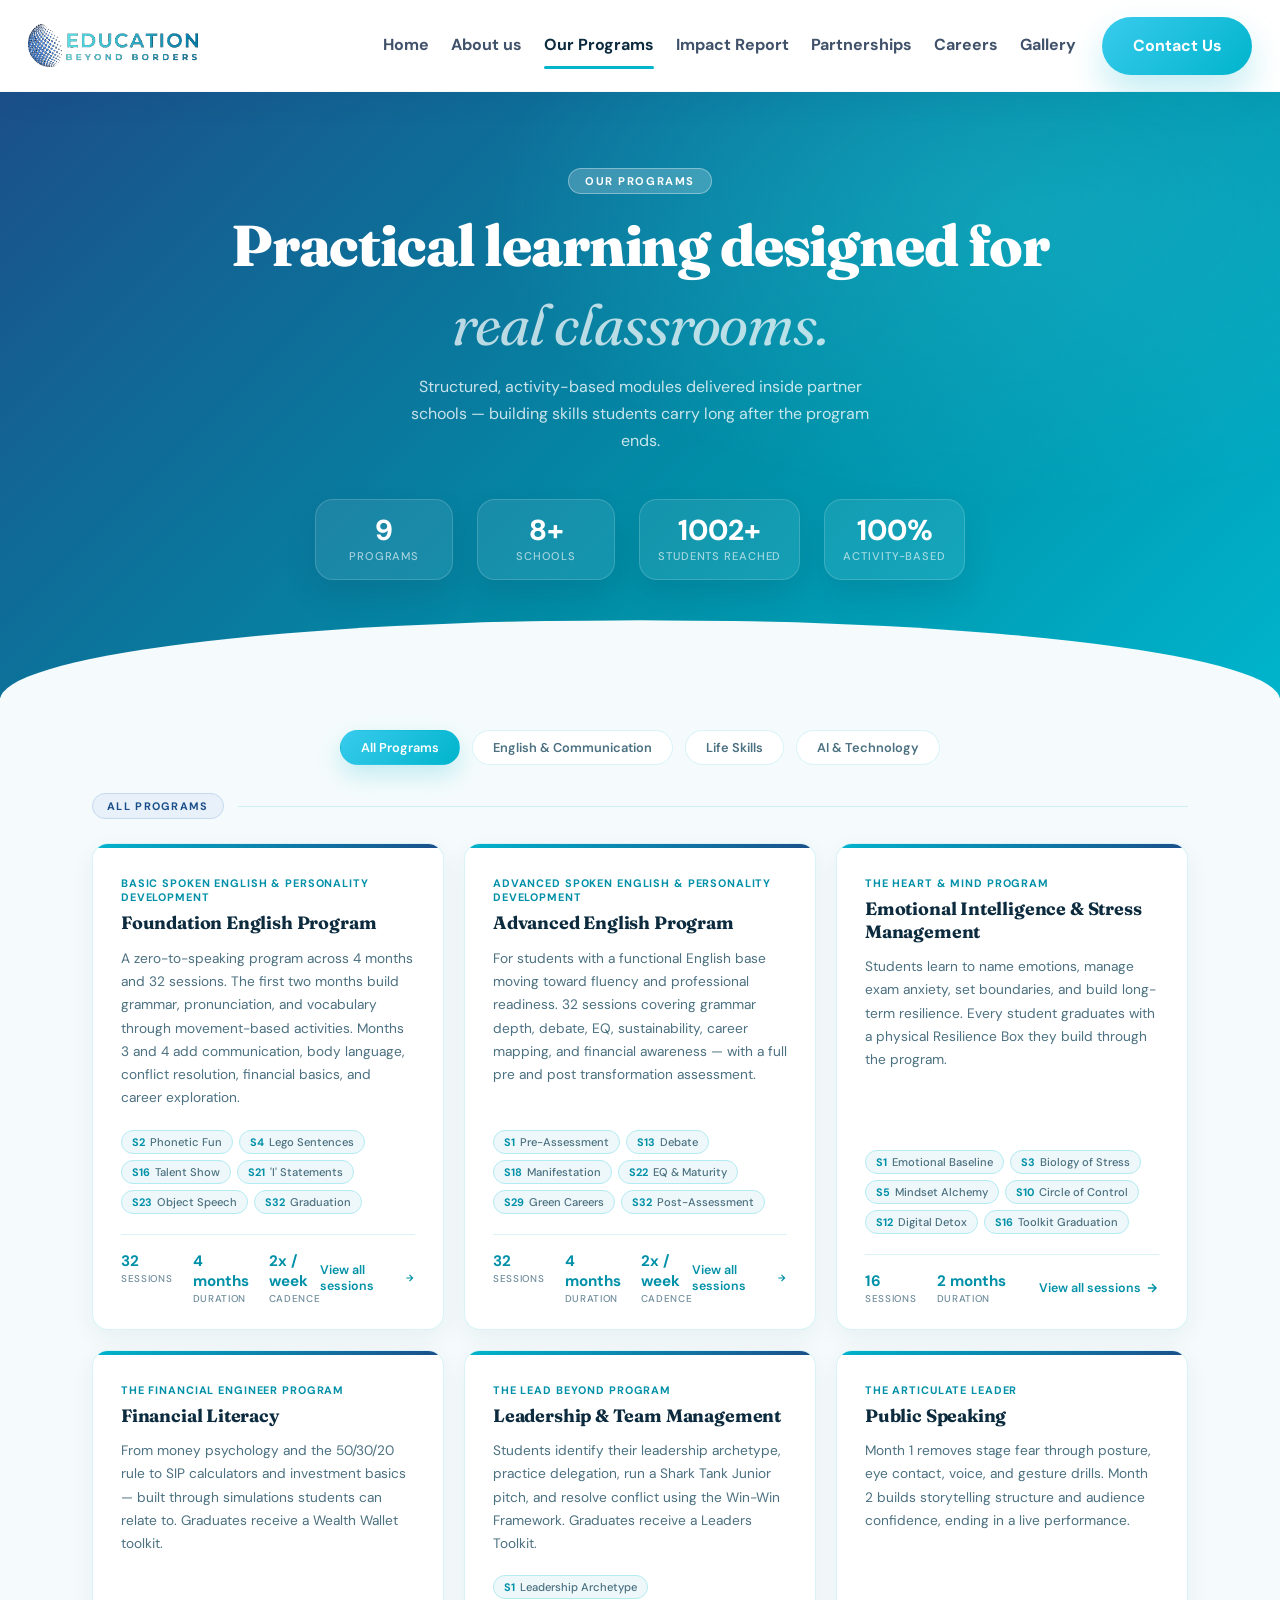
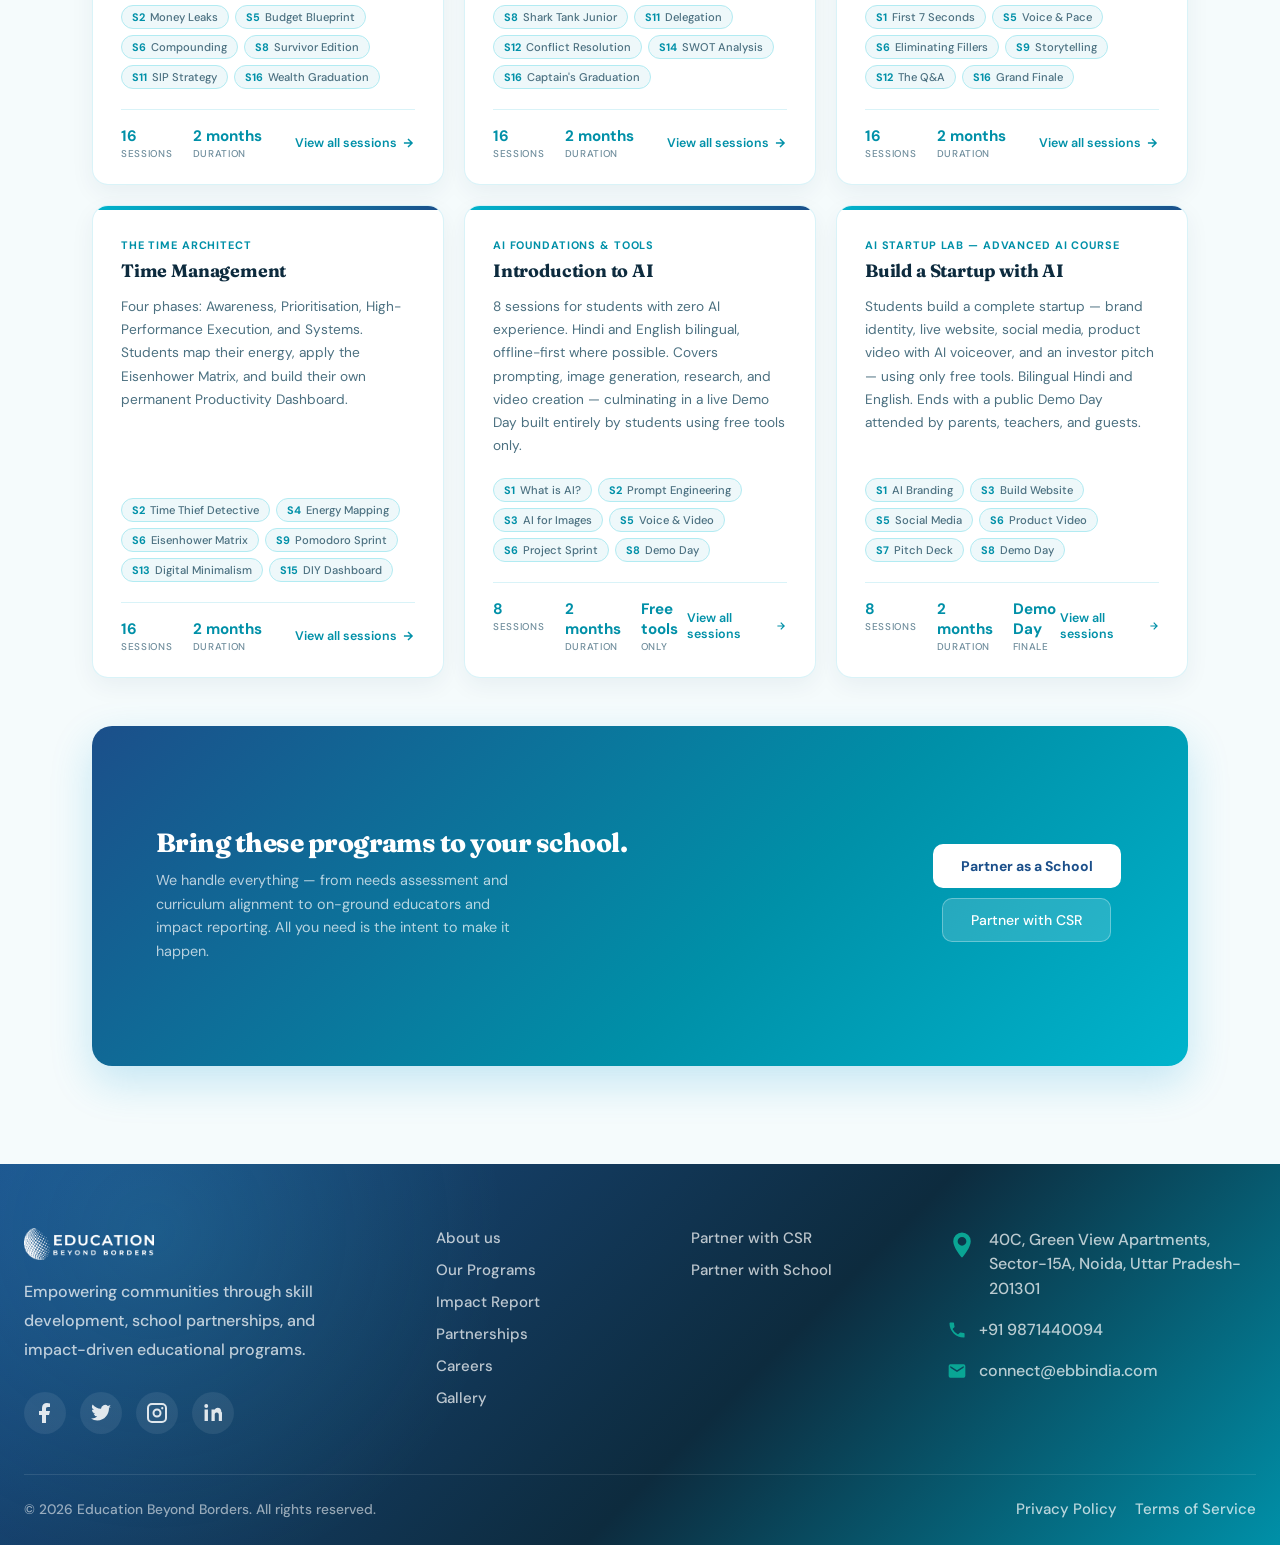
<file: programs.html>
<!DOCTYPE html>
<html lang="en">
<head>
  <meta charset="UTF-8" />
  <meta name="viewport" content="width=device-width, initial-scale=1.0" />
  <title>Programs | Education Beyond Borders</title>
  <link rel="preconnect" href="https://fonts.gstatic.com" crossorigin />
  <link
    href="https://fonts.googleapis.com/css2?family=Manrope:wght@400;500;600;700;800&display=swap"
    rel="stylesheet"
  />
  <link
    href="https://fonts.googleapis.com/css2?family=Fraunces:ital,wght@0,400;0,700;0,800;1,400&family=DM+Sans:wght@400;500;600;700&display=swap"
    rel="stylesheet"
  />
  <link rel="stylesheet" href="./styles.css" />
  <style>
    *, *::before, *::after { margin: 0; padding: 0; box-sizing: border-box; }
    html { scroll-behavior: smooth; }
    :root {
      --teal:      #00B4CC;
      --teal-dark: #0090A8;
      --teal-pale: #E0F7FA;
      --teal-mid:  #B2EBF2;
      --navy:      #1B4F8A;
      --navy-soft: #E8F0F9;
      --white:     #ffffff;
      --ink:       #0D2B3E;
      --sub:       #4B7080;
      --muted:     #6F8D9C;
      --bg:        #F5FBFC;
      --surface:   #EEF8FA;
      --border:    rgba(0,176,204,0.15);
    }
    body { font-family: "DM Sans", "Manrope", sans-serif; color: var(--ink); background: var(--bg); -webkit-font-smoothing: antialiased; }
    h1, h2, h3, .section-title, .hero h1, .card-title, .m-title {
      font-family: "Fraunces", Georgia, serif;
    }

    .program-nav-legacy {
      position: sticky; top: 0; z-index: 200;
      height: 68px; padding: 0 52px;
      display: flex; align-items: center; justify-content: space-between;
      background: rgba(255,255,255,0.95); backdrop-filter: blur(14px);
      border-bottom: 1px solid rgba(24,60,107,.08);
    }
    .program-nav-legacy .logo img { height: 40px; display: block; }
    .program-nav-legacy .nav-links { display: flex; align-items: center; gap: 2px; list-style: none; }
    .program-nav-legacy .nav-links a { font-size: 0.875rem; font-weight: 700; color: var(--sub); text-decoration: none; padding: 7px 13px; border-radius: 7px; transition: all 0.15s; }
    .program-nav-legacy .nav-links a:hover { color: var(--navy); background: var(--teal-pale); }
    .program-nav-legacy .nav-links a.active { color: var(--teal-dark); font-weight: 700; }
    .program-nav-legacy .nav-cta { background: linear-gradient(135deg, #39cbed, #00b4cc) !important; color: #fff !important; border-radius: 8px !important; font-weight: 600 !important; padding: 8px 20px !important; }
    .program-nav-legacy .nav-cta:hover { background: var(--teal-dark) !important; }

    .hero {
      background: linear-gradient(135deg, var(--navy) 0%, var(--teal-dark) 60%, var(--teal) 100%);
      padding: 76px 52px 118px; position: relative; text-align: center; overflow: hidden;
    }
    .hero::before { content: ''; position: absolute; inset: 0; background: radial-gradient(ellipse 70% 80% at 80% 20%, rgba(41,196,216,.2) 0%, transparent 60%); pointer-events: none; }
    .hero::after { content: ''; position: absolute; bottom: -2px; left: 0; right: 0; height: 80px; background: var(--bg); border-radius: 50% 50% 0 0 / 80px 80px 0 0; }
    .hero-pill { display: inline-block; background: rgba(255,255,255,0.2); border: 1px solid rgba(255,255,255,0.35); color: #fff; font-size: 0.7rem; font-weight: 700; letter-spacing: 0.14em; text-transform: uppercase; padding: 5px 16px; border-radius: 100px; margin-bottom: 20px; opacity: 0; animation: fadeRise .7s ease forwards; }
    .hero h1 { font-family: 'Fraunces', Georgia, serif; font-size: clamp(2.1rem, 4.5vw, 3.7rem); font-weight: 800; color: #fff; line-height: 1.12; letter-spacing: -0.02em; margin-bottom: 16px; max-width: 860px; margin-left: auto; margin-right: auto; opacity: 0; animation: fadeRise .8s ease .08s forwards; }
    .hero h1 span { color: rgba(255,255,255,0.72); font-weight: 400; font-style: italic; }
    .hero p { font-size: 1rem; color: rgba(255,255,255,0.78); line-height: 1.7; max-width: 480px; margin: 0 auto 44px; font-weight: 400; opacity: 0; animation: fadeRise .8s ease .16s forwards; }
    .hero-stats { display: flex; justify-content: center; gap: 24px; position: relative; z-index: 1; opacity: 0; animation: fadeRise .8s ease .24s forwards; flex-wrap: wrap; }
    .hs { display: flex; flex-direction: column; gap: 2px; min-width: 138px; padding: 16px 18px; background: rgba(255,255,255,.08); border: 1px solid rgba(255,255,255,.16); border-radius: 18px; box-shadow: 0 16px 32px rgba(13,43,62,.12); backdrop-filter: blur(12px); animation: floatCard 6s ease-in-out infinite; }
    .hs:nth-child(2) { animation-delay: .6s; }
    .hs:nth-child(3) { animation-delay: 1.2s; }
    .hs:nth-child(4) { animation-delay: 1.8s; }
    .hs-v { font-size: 1.8rem; font-weight: 800; color: #fff; line-height: 1; }
    .hs-l { font-size: 0.7rem; font-weight: 500; color: rgba(255,255,255,0.6); text-transform: uppercase; letter-spacing: 0.08em; margin-top: 3px; }

    .filter-wrap { display: flex; justify-content: center; align-items: center; gap: 12px; padding: 32px 52px 8px; flex-wrap: wrap; opacity: 0; transform: translateY(24px); transition: opacity .7s ease, transform .7s ease; }
    .filter-wrap.is-visible { opacity: 1; transform: translateY(0); }
    .f-btn { font-family: "DM Sans", "Manrope", sans-serif; font-size: 0.8rem; font-weight: 600; padding: 8px 20px; border-radius: 100px; border: 1.5px solid var(--border); background: var(--white); color: var(--sub); cursor: pointer; transition: all 0.18s; }
    .f-btn:hover { border-color: var(--teal); color: var(--navy); background: var(--teal-pale); }
    .f-btn.on { background: linear-gradient(135deg, #39cbed, #00b4cc); border-color: transparent; color: #fff; box-shadow: 0 10px 24px rgba(0,180,204,.22); }

    .section { padding: 40px 52px 0; max-width: 1200px; margin: 0 auto; opacity: 0; transform: translateY(28px); transition: opacity .75s ease, transform .75s ease; }
    .section.is-visible { opacity: 1; transform: translateY(0); }
    .section[data-cat="all"] { padding-top: 20px; }
    .section[data-cat="legacy-english"] { display: none !important; }
    .section-label { display: flex; align-items: center; gap: 14px; margin-bottom: 24px; }
    .s-tag { font-size: 0.68rem; font-weight: 700; letter-spacing: 0.12em; text-transform: uppercase; padding: 5px 14px; border-radius: 100px; }
    .tag-all     { background: var(--navy-soft); color: var(--navy); border: 1px solid #C5D8F0; }
    .tag-life    { background: var(--teal-pale); color: var(--teal-dark); border: 1px solid var(--teal-mid); }
    .tag-english { background: var(--navy-soft); color: var(--navy); border: 1px solid #C5D8F0; }
    .tag-ai      { background: var(--surface); color: #176B7A; border: 1px solid #B9E8F1; }
    .s-line { flex: 1; height: 1px; background: var(--border); }

    .impact-strip { padding: 26px 52px 0; max-width: 1200px; margin: 0 auto; opacity: 0; transform: translateY(28px); transition: opacity .75s ease, transform .75s ease; }
    .impact-strip.is-visible { opacity: 1; transform: translateY(0); }
    .impact-strip__eyebrow { font-size: 0.82rem; font-weight: 700; letter-spacing: 0.18em; text-transform: uppercase; color: var(--teal-dark); margin-bottom: 20px; }
    .impact-grid { display: grid; grid-template-columns: repeat(4, 1fr); gap: 14px; }
    .impact-card { background: var(--white); border: 1px solid rgba(57,203,237,.22); border-radius: 24px; padding: 26px 24px 24px; box-shadow: 0 10px 26px rgba(18,44,79,.05); }
    .impact-card__value { font-family: 'Fraunces', Georgia, serif; font-size: 3rem; line-height: 1; color: var(--teal-dark); font-weight: 700; margin-bottom: 10px; }
    .impact-card__title { font-size: 1.05rem; font-weight: 700; color: var(--ink); margin-bottom: 8px; }
    .impact-card__text { font-size: 0.95rem; line-height: 1.6; color: var(--sub); }

    .card-grid { display: grid; grid-template-columns: repeat(3, 1fr); gap: 20px; margin-bottom: 48px; }
    .card-grid.two-col { grid-template-columns: repeat(2, 1fr); }

    .prog-card { background: var(--white); border-radius: 16px; overflow: hidden; cursor: pointer; transition: transform 0.22s, box-shadow 0.22s, opacity .65s ease, border-color .22s ease; display: flex; flex-direction: column; box-shadow: 0 8px 24px rgba(18,44,79,.06); border: 1px solid var(--border); opacity: 0; transform: translateY(28px); }
    .prog-card.is-visible { opacity: 1; transform: translateY(0); }
    .prog-card:hover { transform: translateY(-5px); box-shadow: 0 18px 44px rgba(0,176,204,.14); border-color: var(--teal-mid); }
    .card-bar { height: 4px; background: linear-gradient(90deg, var(--teal), var(--navy)); flex-shrink: 0; }
    .card-body { padding: 28px 28px 24px; flex: 1; display: flex; flex-direction: column; }
    .card-prog-name { font-size: 0.68rem; font-weight: 700; color: var(--teal-dark); text-transform: uppercase; letter-spacing: 0.08em; margin-bottom: 8px; }
    .card-title { font-size: 1.12rem; font-weight: 700; color: var(--ink); line-height: 1.25; margin-bottom: 12px; letter-spacing: -0.01em; }
    .card-desc { font-size: 0.855rem; color: var(--sub); line-height: 1.7; flex: 1; margin-bottom: 20px; }

    .card-sessions { display: flex; flex-wrap: wrap; gap: 6px; margin-bottom: 20px; }
    .s-pill { display: inline-flex; align-items: center; gap: 5px; background: var(--surface); border: 1px solid var(--teal-mid); border-radius: 100px; padding: 4px 10px; font-size: 0.7rem; font-weight: 500; color: var(--sub); transition: all 0.15s; }
    .s-pill:hover { background: var(--teal-pale); color: var(--teal-dark); }
    .s-pill-num { font-weight: 700; color: var(--teal-dark); font-size: 0.68rem; }

    .card-footer { display: flex; align-items: center; justify-content: space-between; padding-top: 16px; border-top: 1px solid var(--border); }
    .card-meta { display: flex; gap: 20px; }
    .cm { display: flex; flex-direction: column; gap: 1px; }
    .cm-v { font-size: 0.95rem; font-weight: 700; color: var(--teal-dark); }
    .cm-k { font-size: 0.62rem; font-weight: 500; text-transform: uppercase; letter-spacing: 0.07em; color: var(--muted); }
    .card-cta { font-size: 0.78rem; font-weight: 600; color: var(--teal-dark); display: flex; align-items: center; gap: 4px; transition: gap 0.15s; }
    .prog-card:hover .card-cta { gap: 8px; }
    .card-cta svg { width: 14px; height: 14px; stroke: var(--teal-dark); fill: none; stroke-width: 2.5; }

    .cta-banner { max-width: 1200px; margin: 16px auto 0; padding: 0 52px 72px; opacity: 0; transform: translateY(28px); transition: opacity .75s ease, transform .75s ease; }
    .cta-banner.is-visible { opacity: 1; transform: translateY(0); }
    .cta-inner { background: linear-gradient(135deg, var(--navy) 0%, var(--teal-dark) 60%, var(--teal) 100%); border-radius: 20px; padding: 52px 64px; display: flex; align-items: center; justify-content: space-between; gap: 40px; box-shadow: 0 16px 42px rgba(22,158,215,.22); }
    .cta-inner h2 { font-size: 1.65rem; font-weight: 800; color: #fff; line-height: 1.2; letter-spacing: -0.02em; margin-bottom: 10px; }
    .cta-inner p { font-size: 0.9rem; color: rgba(255,255,255,0.7); line-height: 1.65; max-width: 380px; }
    .cta-btns { display: flex; flex-direction: column; gap: 10px; min-width: 195px; flex-shrink: 0; }
    .btn-w { display: block; text-align: center; padding: 13px 28px; background: #fff; color: var(--navy); border-radius: 10px; text-decoration: none; font-size: 0.875rem; font-weight: 700; transition: opacity 0.15s; }
    .btn-w:hover { opacity: 0.9; }
    .btn-t { display: block; text-align: center; padding: 12px 28px; background: rgba(255,255,255,0.15); color: #fff; border-radius: 10px; border: 1px solid rgba(255,255,255,0.3); text-decoration: none; font-size: 0.875rem; font-weight: 500; transition: background 0.15s; }
    .btn-t:hover { background: rgba(255,255,255,0.25); }

    .footer { margin-top: 26px; padding: 64px 0 26px; background: radial-gradient(circle at 12% 18%, rgba(57,203,237,.16), transparent 30%), linear-gradient(135deg, #1b4f8a 0%, #0d2b3e 58%, #0090a8 100%); color: rgba(255,255,255,.78); }
    .footer__grid { width: min(1480px, calc(100vw - 48px)); margin: 0 auto; display: grid; grid-template-columns: 1.25fr .72fr .72fr 1.05fr; gap: 44px; }
    .brand--footer { align-items: flex-start; }
    .brand__logo--footer { width: auto; }
    .brand__logo-image--footer { width: 130px; max-height: 62px; object-fit: contain; filter: brightness(0) invert(1); }
    .footer__copy { max-width: 320px; margin-top: 18px; color: rgba(255,255,255,.72); font: 500 1rem/1.8 "DM Sans", "Manrope", sans-serif; }
    .footer__links { display: grid; align-content: start; gap: 12px; }
    .footer__links a { color: rgba(255,255,255,.72); font: 500 .94rem "DM Sans", "Manrope", sans-serif; text-decoration: none; }
    .footer__contact { display: grid; align-content: start; gap: 16px; }
    .footer__contact-item { display: flex; gap: 12px; align-items: flex-start; color: rgba(255,255,255,.72); }
    .footer__contact-item img { display: block; width: 20px; height: 20px; flex: 0 0 20px; margin-top: 2px; filter: invert(67%) sepia(68%) saturate(594%) hue-rotate(143deg) brightness(97%) contrast(92%); opacity: .95; }
    .footer__contact-item span,
    .footer__contact-item a { display: block; color: rgba(255,255,255,.72); font: 500 1rem/1.55 "DM Sans", "Manrope", sans-serif; text-decoration: none; }
    .footer__contact-item a:hover { color: #39cbed; }

    .modal-bg { position: fixed; inset: 0; background: rgba(13,43,62,0.55); backdrop-filter: blur(5px); z-index: 500; display: flex; align-items: center; justify-content: center; padding: 24px; opacity: 0; pointer-events: none; transition: opacity 0.2s; }
    .modal-bg.open { opacity: 1; pointer-events: all; }
    .modal-box { background: var(--white); border-radius: 18px; max-width: 800px; width: 100%; max-height: 88vh; overflow-y: auto; transform: translateY(14px); transition: transform 0.22s; box-shadow: 0 24px 64px rgba(18,44,79,.18); }
    .modal-bg.open .modal-box { transform: translateY(0); }
    .modal-bar { height: 4px; background: linear-gradient(90deg, var(--teal), var(--navy)); border-radius: 18px 18px 0 0; }
    .modal-hd { padding: 28px 36px 20px; border-bottom: 1px solid var(--border); position: sticky; top: 0; background: var(--white); border-radius: 16px 16px 0 0; z-index: 2; }
    .m-cat { font-size: 0.65rem; font-weight: 700; letter-spacing: 0.12em; text-transform: uppercase; padding: 3px 10px; border-radius: 100px; display: inline-block; margin-bottom: 8px; }
    .m-prog { font-size: 0.78rem; font-weight: 600; color: var(--teal-dark); margin-bottom: 4px; }
    .m-title { font-size: 1.5rem; font-weight: 800; color: var(--ink); letter-spacing: -0.02em; line-height: 1.15; }
    .m-close { position: absolute; top: 24px; right: 28px; width: 34px; height: 34px; border-radius: 50%; border: 1px solid var(--border); background: var(--white); cursor: pointer; display: flex; align-items: center; justify-content: center; transition: all 0.15s; }
    .m-close:hover { background: var(--teal); border-color: var(--teal); }
    .m-close:hover svg { stroke: #fff; }
    .m-close svg { width: 13px; height: 13px; stroke: var(--muted); fill: none; stroke-width: 2; }
    .modal-body { padding: 24px 36px 40px; }
    .m-stats { display: flex; gap: 28px; margin-bottom: 20px; }
    .ms { display: flex; flex-direction: column; gap: 2px; }
    .ms-v { font-size: 1.2rem; font-weight: 800; color: var(--teal-dark); }
    .ms-k { font-size: 0.62rem; font-weight: 600; letter-spacing: 0.1em; text-transform: uppercase; color: var(--muted); }
    .m-desc { font-size: 0.875rem; color: var(--sub); line-height: 1.75; margin-bottom: 24px; }
    .m-slbl { font-size: 0.65rem; font-weight: 700; letter-spacing: 0.1em; text-transform: uppercase; color: var(--teal-dark); margin-bottom: 12px; }
    .stbl { width: 100%; border-collapse: collapse; }
    .stbl th { text-align: left; font-size: 0.62rem; font-weight: 700; letter-spacing: 0.1em; text-transform: uppercase; color: var(--muted); padding: 8px 12px; border-bottom: 2px solid var(--border); }
    .stbl td { padding: 9px 12px; font-size: 0.835rem; border-bottom: 1px solid var(--border); vertical-align: top; line-height: 1.4; }
    .stbl tr:last-child td { border-bottom: none; }
    .stbl td:first-child { font-weight: 700; color: var(--teal-dark); min-width: 30px; }
    .stbl td:nth-child(2) { font-weight: 600; color: var(--ink); min-width: 155px; }
    .stbl td:last-child { color: var(--sub); }

    @keyframes fadeRise {
      from { opacity: 0; transform: translateY(24px); }
      to { opacity: 1; transform: translateY(0); }
    }
    @keyframes floatCard {
      0%, 100% { transform: translateY(0); }
      50% { transform: translateY(-6px); }
    }

    @media (max-width: 1024px) { .card-grid { grid-template-columns: repeat(2, 1fr); } .card-grid.two-col { grid-template-columns: 1fr; } .impact-grid { grid-template-columns: repeat(2, 1fr); } }
    @media (max-width: 700px) {
      .program-nav-legacy { padding: 0 20px; } .program-nav-legacy .nav-links { display: none; }
      .hero { padding: 60px 24px 100px; }
      .hero-stats { gap: 24px; flex-wrap: wrap; justify-content: center; }
      .filter-wrap { flex-wrap: nowrap; justify-content: flex-start; align-items: stretch; padding: 28px 20px 8px; overflow-x: auto; scrollbar-width: none; }
      .filter-wrap::-webkit-scrollbar { display: none; }
      .f-btn { flex: 0 0 auto; white-space: nowrap; }
      .impact-strip { padding: 20px 20px 0; }
      .impact-grid { grid-template-columns: 1fr; }
      .section { padding: 32px 20px 0; }
      .card-grid, .card-grid.two-col { grid-template-columns: 1fr; }
      .section-label { margin-bottom: 18px; }
      .card-body { padding: 24px 20px 20px; }
      .card-footer { flex-direction: column; align-items: flex-start; gap: 14px; }
      .card-meta { gap: 16px; flex-wrap: wrap; }
      .cta-banner { padding: 0 20px 60px; }
      .cta-inner { flex-direction: column; padding: 36px 28px; }
      .footer__grid { grid-template-columns: 1fr; gap: 32px; width: min(1480px, calc(100vw - 36px)); }
    }
  </style>
<style id="shared-footer-style">
  .footer {
    margin-top: 26px;
    padding: 64px 0 26px;
    background: radial-gradient(circle at 12% 18%, rgba(57, 203, 237, 0.16), transparent 30%), linear-gradient(135deg, #1b4f8a 0%, #0d2b3e 58%, #0090a8 100%);
    color: rgba(255, 255, 255, 0.78);
  }

  .footer__grid,
  .footer__bottom {
    width: min(1480px, calc(100vw - 48px));
    margin-left: auto;
    margin-right: auto;
  }

  .footer__grid {
    display: grid;
    grid-template-columns: 1.25fr 0.72fr 0.72fr 1.05fr;
    gap: 44px;
  }

  .brand--footer {
    align-items: flex-start;
  }

  .brand__logo--footer {
    width: auto;
  }

  .brand__logo-image--footer {
    width: 130px;
    max-height: 62px;
    object-fit: contain;
    filter: brightness(0) invert(1);
  }

  .footer__copy {
    max-width: 320px;
    margin-top: 18px;
    color: rgba(255, 255, 255, 0.72);
    font: 500 1rem/1.8 "DM Sans", "Manrope", sans-serif;
  }

  .footer .socials {
    display: flex;
    gap: 14px;
    margin-top: 28px;
  }

  .footer .socials a,
  .footer .socials a[aria-label] {
    width: 42px;
    height: 42px;
    display: grid;
    place-items: center;
    border: 0;
    border-radius: 50%;
    background: rgba(255, 255, 255, 0.08);
    color: rgba(255, 255, 255, 0.86);
    transition: transform 0.25s ease, background 0.25s ease, color 0.25s ease;
  }

  .footer .socials a:hover,
  .footer .socials a:focus-visible,
  .footer .socials a[aria-label]:hover,
  .footer .socials a[aria-label]:focus-visible {
    transform: translateY(-3px);
    background: #39cbed;
    color: #0d2b3e;
  }

  .footer .socials svg {
    width: 24px;
    height: 24px;
    fill: currentColor;
    stroke: none;
  }

  .footer__links {
    display: grid;
    align-content: start;
    gap: 12px;
  }

  .footer__links a,
  .footer__bottom a {
    color: rgba(255, 255, 255, 0.72);
    font: 500 0.94rem "DM Sans", "Manrope", sans-serif;
    text-decoration: none;
    transform: none;
  }

  .footer__links a:hover,
  .footer__bottom a:hover {
    color: #39cbed;
    transform: none;
  }

  .footer__contact {
    display: grid;
    align-content: start;
    gap: 16px;
  }

  .footer__contact-item {
    display: flex;
    align-items: flex-start;
    gap: 12px;
    color: rgba(255, 255, 255, 0.72);
  }

  .footer__contact-item img {
    display: block;
    width: 20px;
    height: 20px;
    flex: 0 0 20px;
    margin-top: 2px;
    filter: invert(67%) sepia(68%) saturate(594%) hue-rotate(143deg) brightness(97%) contrast(92%);
    opacity: 0.95;
  }

  .footer__contact-item span,
  .footer__contact-item a {
    display: block;
    color: rgba(255, 255, 255, 0.72);
    font: 500 1rem/1.55 "DM Sans", "Manrope", sans-serif;
    text-decoration: none;
  }

  .footer__contact-item a:hover {
    color: #39cbed;
  }

  .footer__bottom {
    display: flex;
    align-items: center;
    justify-content: space-between;
    gap: 24px;
    margin-top: 40px;
    padding-top: 24px;
    border-top: 1px solid rgba(255, 255, 255, 0.1);
    color: rgba(255, 255, 255, 0.56);
    font: 500 0.86rem "DM Sans", "Manrope", sans-serif;
  }

  .footer__bottom-links {
    display: flex;
    gap: 18px;
  }

  @media (max-width: 980px) {
    .footer__grid {
      grid-template-columns: 1fr;
      gap: 32px;
      width: min(1480px, calc(100vw - 36px));
    }

    .footer__bottom {
      width: min(1480px, calc(100vw - 36px));
      flex-direction: column;
      align-items: flex-start;
    }

    .footer__bottom-links {
      flex-wrap: wrap;
    }
  }
</style>
</head>
<body>
  <div class="page-shell">
    <header class="topbar">
      <a class="brand" href="./index.html" aria-label="Go to home">
        <div class="brand__logo" aria-label="Education Beyond Borders">
          <img class="brand__logo-image" src="./icons/logo.png" alt="Education Beyond Borders logo" />
        </div>
      </a>

      <nav class="nav" aria-label="Main navigation">
        <a href="./index.html">Home</a>
        <a href="./about.html">About us</a>
        <a class="is-active" href="./programs.html">Our Programs</a>
        <a href="./report.html">Impact Report</a>
        <a href="./partnerships.html">Partnerships</a>
          <a href="./career.html">Careers</a>
          <a href="./gallery.html">Gallery</a>
      </nav>

      <a class="button button--primary button--small" href="./contact.html">Contact Us</a>

      <button class="menu-toggle" id="menuToggle" aria-label="Open menu">
        <span></span>
        <span></span>
        <span></span>
      </button>
    </header>

    <main>
<section class="hero">
  <div class="hero-pill">Our Programs</div>
  <h1>Practical learning designed for <span>real classrooms.</span></h1>
  <p>Structured, activity-based modules delivered inside partner schools — building skills students carry long after the program ends.</p>
  <div class="hero-stats">
    <div class="hs"><span class="hs-v">9</span><span class="hs-l">Programs</span></div>
    <div class="hs"><span class="hs-v">8+</span><span class="hs-l">Schools</span></div>
    <div class="hs"><span class="hs-v">1002+</span><span class="hs-l">Students Reached</span></div>
    <div class="hs"><span class="hs-v">100%</span><span class="hs-l">Activity-Based</span></div>
      </div>
</section>

<div class="filter-wrap">
  <button class="f-btn on" data-f="all">All Programs</button>
  <button class="f-btn" data-f="english">English &amp; Communication</button>
  <button class="f-btn" data-f="life">Life Skills</button>
  <button class="f-btn" data-f="ai">AI &amp; Technology</button>
</div>

<div class="section" data-cat="all">
  <div class="section-label"><span class="s-tag tag-all">All Programs</span><div class="s-line"></div></div>
  <div class="card-grid" id="allProgramsGrid"></div>
</div>

<div class="section" data-cat="english">
  <div class="section-label"><span class="s-tag tag-english">English &amp; Communication</span><div class="s-line"></div></div>
  <div class="card-grid two-col">

    <div class="prog-card" data-key="basicenglish">
      <div class="card-bar"></div>
      <div class="card-body">
        <div class="card-prog-name">Basic Spoken English &amp; Personality Development</div>
        <h3 class="card-title">Foundation English Program</h3>
        <p class="card-desc">A zero-to-speaking program across 4 months and 32 sessions. The first two months build grammar, pronunciation, and vocabulary through movement-based activities. Months 3 and 4 add communication, body language, conflict resolution, financial basics, and career exploration.</p>
        <div class="card-sessions">
          <span class="s-pill"><span class="s-pill-num">S2</span> Phonetic Fun</span>
          <span class="s-pill"><span class="s-pill-num">S4</span> Lego Sentences</span>
          <span class="s-pill"><span class="s-pill-num">S16</span> Talent Show</span>
          <span class="s-pill"><span class="s-pill-num">S21</span> 'I' Statements</span>
          <span class="s-pill"><span class="s-pill-num">S23</span> Object Speech</span>
          <span class="s-pill"><span class="s-pill-num">S32</span> Graduation</span>
        </div>
        <div class="card-footer">
          <div class="card-meta">
            <div class="cm"><span class="cm-v">32</span><span class="cm-k">Sessions</span></div>
            <div class="cm"><span class="cm-v">4 months</span><span class="cm-k">Duration</span></div>
            <div class="cm"><span class="cm-v">2x / week</span><span class="cm-k">Cadence</span></div>
          </div>
          <span class="card-cta">View all sessions <svg viewBox="0 0 24 24"><path d="M5 12h14M12 5l7 7-7 7"/></svg></span>
        </div>
      </div>
    </div>

    <div class="prog-card" data-key="advenglish">
      <div class="card-bar"></div>
      <div class="card-body">
        <div class="card-prog-name">Advanced Spoken English &amp; Personality Development</div>
        <h3 class="card-title">Advanced English Program</h3>
        <p class="card-desc">For students with a functional English base moving toward fluency and professional readiness. 32 sessions covering grammar depth, debate, EQ, sustainability, career mapping, and financial awareness — with a full pre and post transformation assessment.</p>
        <div class="card-sessions">
          <span class="s-pill"><span class="s-pill-num">S1</span> Pre-Assessment</span>
          <span class="s-pill"><span class="s-pill-num">S13</span> Debate</span>
          <span class="s-pill"><span class="s-pill-num">S18</span> Manifestation</span>
          <span class="s-pill"><span class="s-pill-num">S22</span> EQ &amp; Maturity</span>
          <span class="s-pill"><span class="s-pill-num">S29</span> Green Careers</span>
          <span class="s-pill"><span class="s-pill-num">S32</span> Post-Assessment</span>
        </div>
        <div class="card-footer">
          <div class="card-meta">
            <div class="cm"><span class="cm-v">32</span><span class="cm-k">Sessions</span></div>
            <div class="cm"><span class="cm-v">4 months</span><span class="cm-k">Duration</span></div>
            <div class="cm"><span class="cm-v">2x / week</span><span class="cm-k">Cadence</span></div>
          </div>
          <span class="card-cta">View all sessions <svg viewBox="0 0 24 24"><path d="M5 12h14M12 5l7 7-7 7"/></svg></span>
        </div>
      </div>
    </div>

  </div>
</div>

<div class="section" data-cat="life">
  <div class="section-label"><span class="s-tag tag-life">Life Skills</span><div class="s-line"></div></div>
  <div class="card-grid">

    <div class="prog-card" data-key="heartmind">
      <div class="card-bar"></div>
      <div class="card-body">
        <div class="card-prog-name">The Heart &amp; Mind Program</div>
        <h3 class="card-title">Emotional Intelligence &amp; Stress Management</h3>
        <p class="card-desc">Students learn to name emotions, manage exam anxiety, set boundaries, and build long-term resilience. Every student graduates with a physical Resilience Box they build through the program.</p>
        <div class="card-sessions">
          <span class="s-pill"><span class="s-pill-num">S1</span> Emotional Baseline</span>
          <span class="s-pill"><span class="s-pill-num">S3</span> Biology of Stress</span>
          <span class="s-pill"><span class="s-pill-num">S5</span> Mindset Alchemy</span>
          <span class="s-pill"><span class="s-pill-num">S10</span> Circle of Control</span>
          <span class="s-pill"><span class="s-pill-num">S12</span> Digital Detox</span>
          <span class="s-pill"><span class="s-pill-num">S16</span> Toolkit Graduation</span>
        </div>
        <div class="card-footer">
          <div class="card-meta">
            <div class="cm"><span class="cm-v">16</span><span class="cm-k">Sessions</span></div>
            <div class="cm"><span class="cm-v">2 months</span><span class="cm-k">Duration</span></div>
          </div>
          <span class="card-cta">View all sessions <svg viewBox="0 0 24 24"><path d="M5 12h14M12 5l7 7-7 7"/></svg></span>
        </div>
      </div>
    </div>

    <div class="prog-card" data-key="financial">
      <div class="card-bar"></div>
      <div class="card-body">
        <div class="card-prog-name">The Financial Engineer Program</div>
        <h3 class="card-title">Financial Literacy</h3>
        <p class="card-desc">From money psychology and the 50/30/20 rule to SIP calculators and investment basics — built through simulations students can relate to. Graduates receive a Wealth Wallet toolkit.</p>
        <div class="card-sessions">
          <span class="s-pill"><span class="s-pill-num">S2</span> Money Leaks</span>
          <span class="s-pill"><span class="s-pill-num">S5</span> Budget Blueprint</span>
          <span class="s-pill"><span class="s-pill-num">S6</span> Compounding</span>
          <span class="s-pill"><span class="s-pill-num">S8</span> Survivor Edition</span>
          <span class="s-pill"><span class="s-pill-num">S11</span> SIP Strategy</span>
          <span class="s-pill"><span class="s-pill-num">S16</span> Wealth Graduation</span>
        </div>
        <div class="card-footer">
          <div class="card-meta">
            <div class="cm"><span class="cm-v">16</span><span class="cm-k">Sessions</span></div>
            <div class="cm"><span class="cm-v">2 months</span><span class="cm-k">Duration</span></div>
          </div>
          <span class="card-cta">View all sessions <svg viewBox="0 0 24 24"><path d="M5 12h14M12 5l7 7-7 7"/></svg></span>
        </div>
      </div>
    </div>

    <div class="prog-card" data-key="leadership">
      <div class="card-bar"></div>
      <div class="card-body">
        <div class="card-prog-name">The Lead Beyond Program</div>
        <h3 class="card-title">Leadership &amp; Team Management</h3>
        <p class="card-desc">Students identify their leadership archetype, practice delegation, run a Shark Tank Junior pitch, and resolve conflict using the Win-Win Framework. Graduates receive a Leaders Toolkit.</p>
        <div class="card-sessions">
          <span class="s-pill"><span class="s-pill-num">S1</span> Leadership Archetype</span>
          <span class="s-pill"><span class="s-pill-num">S8</span> Shark Tank Junior</span>
          <span class="s-pill"><span class="s-pill-num">S11</span> Delegation</span>
          <span class="s-pill"><span class="s-pill-num">S12</span> Conflict Resolution</span>
          <span class="s-pill"><span class="s-pill-num">S14</span> SWOT Analysis</span>
          <span class="s-pill"><span class="s-pill-num">S16</span> Captain's Graduation</span>
        </div>
        <div class="card-footer">
          <div class="card-meta">
            <div class="cm"><span class="cm-v">16</span><span class="cm-k">Sessions</span></div>
            <div class="cm"><span class="cm-v">2 months</span><span class="cm-k">Duration</span></div>
          </div>
          <span class="card-cta">View all sessions <svg viewBox="0 0 24 24"><path d="M5 12h14M12 5l7 7-7 7"/></svg></span>
        </div>
      </div>
    </div>

    <div class="prog-card" data-key="speaking">
      <div class="card-bar"></div>
      <div class="card-body">
        <div class="card-prog-name">The Articulate Leader</div>
        <h3 class="card-title">Public Speaking</h3>
        <p class="card-desc">Month 1 removes stage fear through posture, eye contact, voice, and gesture drills. Month 2 builds storytelling structure and audience confidence, ending in a live performance.</p>
        <div class="card-sessions">
          <span class="s-pill"><span class="s-pill-num">S1</span> First 7 Seconds</span>
          <span class="s-pill"><span class="s-pill-num">S5</span> Voice &amp; Pace</span>
          <span class="s-pill"><span class="s-pill-num">S6</span> Eliminating Fillers</span>
          <span class="s-pill"><span class="s-pill-num">S9</span> Storytelling</span>
          <span class="s-pill"><span class="s-pill-num">S12</span> The Q&amp;A</span>
          <span class="s-pill"><span class="s-pill-num">S16</span> Grand Finale</span>
        </div>
        <div class="card-footer">
          <div class="card-meta">
            <div class="cm"><span class="cm-v">16</span><span class="cm-k">Sessions</span></div>
            <div class="cm"><span class="cm-v">2 months</span><span class="cm-k">Duration</span></div>
          </div>
          <span class="card-cta">View all sessions <svg viewBox="0 0 24 24"><path d="M5 12h14M12 5l7 7-7 7"/></svg></span>
        </div>
      </div>
    </div>

    <div class="prog-card" data-key="time">
      <div class="card-bar"></div>
      <div class="card-body">
        <div class="card-prog-name">The Time Architect</div>
        <h3 class="card-title">Time Management</h3>
        <p class="card-desc">Four phases: Awareness, Prioritisation, High-Performance Execution, and Systems. Students map their energy, apply the Eisenhower Matrix, and build their own permanent Productivity Dashboard.</p>
        <div class="card-sessions">
          <span class="s-pill"><span class="s-pill-num">S2</span> Time Thief Detective</span>
          <span class="s-pill"><span class="s-pill-num">S4</span> Energy Mapping</span>
          <span class="s-pill"><span class="s-pill-num">S6</span> Eisenhower Matrix</span>
          <span class="s-pill"><span class="s-pill-num">S9</span> Pomodoro Sprint</span>
          <span class="s-pill"><span class="s-pill-num">S13</span> Digital Minimalism</span>
          <span class="s-pill"><span class="s-pill-num">S15</span> DIY Dashboard</span>
        </div>
        <div class="card-footer">
          <div class="card-meta">
            <div class="cm"><span class="cm-v">16</span><span class="cm-k">Sessions</span></div>
            <div class="cm"><span class="cm-v">2 months</span><span class="cm-k">Duration</span></div>
          </div>
          <span class="card-cta">View all sessions <svg viewBox="0 0 24 24"><path d="M5 12h14M12 5l7 7-7 7"/></svg></span>
        </div>
      </div>
    </div>

  </div>
</div>

<div class="section" data-cat="legacy-english" hidden>
  <div class="section-label"><span class="s-tag tag-english">English &amp; Communication</span><div class="s-line"></div></div>
  <div class="card-grid two-col">

    <div class="prog-card" data-key="basicenglish">
      <div class="card-bar"></div>
      <div class="card-body">
        <div class="card-prog-name">Basic Spoken English &amp; Personality Development</div>
        <h3 class="card-title">Foundation English Program</h3>
        <p class="card-desc">A zero-to-speaking program across 4 months and 32 sessions. The first two months build grammar, pronunciation, and vocabulary through movement-based activities. Months 3 and 4 add communication, body language, conflict resolution, financial basics, and career exploration.</p>
        <div class="card-sessions">
          <span class="s-pill"><span class="s-pill-num">S2</span> Phonetic Fun</span>
          <span class="s-pill"><span class="s-pill-num">S4</span> Lego Sentences</span>
          <span class="s-pill"><span class="s-pill-num">S16</span> Talent Show</span>
          <span class="s-pill"><span class="s-pill-num">S21</span> 'I' Statements</span>
          <span class="s-pill"><span class="s-pill-num">S23</span> Object Speech</span>
          <span class="s-pill"><span class="s-pill-num">S32</span> Graduation</span>
        </div>
        <div class="card-footer">
          <div class="card-meta">
            <div class="cm"><span class="cm-v">32</span><span class="cm-k">Sessions</span></div>
            <div class="cm"><span class="cm-v">4 months</span><span class="cm-k">Duration</span></div>
            <div class="cm"><span class="cm-v">2× / week</span><span class="cm-k">Cadence</span></div>
          </div>
          <span class="card-cta">View all sessions <svg viewBox="0 0 24 24"><path d="M5 12h14M12 5l7 7-7 7"/></svg></span>
        </div>
      </div>
    </div>

    <div class="prog-card" data-key="advenglish">
      <div class="card-bar"></div>
      <div class="card-body">
        <div class="card-prog-name">Advanced Spoken English &amp; Personality Development</div>
        <h3 class="card-title">Advanced English Program</h3>
        <p class="card-desc">For students with a functional English base moving toward fluency and professional readiness. 32 sessions covering grammar depth, debate, EQ, sustainability, career mapping, and financial awareness — with a full pre and post transformation assessment.</p>
        <div class="card-sessions">
          <span class="s-pill"><span class="s-pill-num">S1</span> Pre-Assessment</span>
          <span class="s-pill"><span class="s-pill-num">S13</span> Debate</span>
          <span class="s-pill"><span class="s-pill-num">S18</span> Manifestation</span>
          <span class="s-pill"><span class="s-pill-num">S22</span> EQ &amp; Maturity</span>
          <span class="s-pill"><span class="s-pill-num">S29</span> Green Careers</span>
          <span class="s-pill"><span class="s-pill-num">S32</span> Post-Assessment</span>
        </div>
        <div class="card-footer">
          <div class="card-meta">
            <div class="cm"><span class="cm-v">32</span><span class="cm-k">Sessions</span></div>
            <div class="cm"><span class="cm-v">4 months</span><span class="cm-k">Duration</span></div>
            <div class="cm"><span class="cm-v">2× / week</span><span class="cm-k">Cadence</span></div>
          </div>
          <span class="card-cta">View all sessions <svg viewBox="0 0 24 24"><path d="M5 12h14M12 5l7 7-7 7"/></svg></span>
        </div>
      </div>
    </div>

  </div>
</div>

<div class="section" data-cat="ai">
  <div class="section-label"><span class="s-tag tag-ai">AI &amp; Technology</span><div class="s-line"></div></div>
  <div class="card-grid two-col">

    <div class="prog-card" data-key="aifoundation">
      <div class="card-bar"></div>
      <div class="card-body">
        <div class="card-prog-name">AI Foundations &amp; Tools</div>
        <h3 class="card-title">Introduction to AI</h3>
        <p class="card-desc">8 sessions for students with zero AI experience. Hindi and English bilingual, offline-first where possible. Covers prompting, image generation, research, and video creation — culminating in a live Demo Day built entirely by students using free tools only.</p>
        <div class="card-sessions">
          <span class="s-pill"><span class="s-pill-num">S1</span> What is AI?</span>
          <span class="s-pill"><span class="s-pill-num">S2</span> Prompt Engineering</span>
          <span class="s-pill"><span class="s-pill-num">S3</span> AI for Images</span>
          <span class="s-pill"><span class="s-pill-num">S5</span> Voice &amp; Video</span>
          <span class="s-pill"><span class="s-pill-num">S6</span> Project Sprint</span>
          <span class="s-pill"><span class="s-pill-num">S8</span> Demo Day</span>
        </div>
        <div class="card-footer">
          <div class="card-meta">
            <div class="cm"><span class="cm-v">8</span><span class="cm-k">Sessions</span></div>
            <div class="cm"><span class="cm-v">2 months</span><span class="cm-k">Duration</span></div>
            <div class="cm"><span class="cm-v">Free tools</span><span class="cm-k">Only</span></div>
          </div>
          <span class="card-cta">View all sessions <svg viewBox="0 0 24 24"><path d="M5 12h14M12 5l7 7-7 7"/></svg></span>
        </div>
      </div>
    </div>

    <div class="prog-card" data-key="aistartup">
      <div class="card-bar"></div>
      <div class="card-body">
        <div class="card-prog-name">AI Startup Lab — Advanced AI Course</div>
        <h3 class="card-title">Build a Startup with AI</h3>
        <p class="card-desc">Students build a complete startup — brand identity, live website, social media, product video with AI voiceover, and an investor pitch — using only free tools. Bilingual Hindi and English. Ends with a public Demo Day attended by parents, teachers, and guests.</p>
        <div class="card-sessions">
          <span class="s-pill"><span class="s-pill-num">S1</span> AI Branding</span>
          <span class="s-pill"><span class="s-pill-num">S3</span> Build Website</span>
          <span class="s-pill"><span class="s-pill-num">S5</span> Social Media</span>
          <span class="s-pill"><span class="s-pill-num">S6</span> Product Video</span>
          <span class="s-pill"><span class="s-pill-num">S7</span> Pitch Deck</span>
          <span class="s-pill"><span class="s-pill-num">S8</span> Demo Day</span>
        </div>
        <div class="card-footer">
          <div class="card-meta">
            <div class="cm"><span class="cm-v">8</span><span class="cm-k">Sessions</span></div>
            <div class="cm"><span class="cm-v">2 months</span><span class="cm-k">Duration</span></div>
            <div class="cm"><span class="cm-v">Demo Day</span><span class="cm-k">Finale</span></div>
          </div>
          <span class="card-cta">View all sessions <svg viewBox="0 0 24 24"><path d="M5 12h14M12 5l7 7-7 7"/></svg></span>
        </div>
      </div>
    </div>

  </div>
</div>

<div class="cta-banner">
  <div class="cta-inner">
    <div>
      <h2>Bring these programs to your school.</h2>
      <p>We handle everything — from needs assessment and curriculum alignment to on-ground educators and impact reporting. All you need is the intent to make it happen.</p>
    </div>
    <div class="cta-btns">
      <a href="contact.html" class="btn-w">Partner as a School</a>
      <a href="contact.html" class="btn-t">Partner with CSR</a>
    </div>
  </div>
</div>

    </main>

    <footer class="footer">
  <div class="footer__grid">
    <div>
      <div class="brand brand--footer">
        <div class="brand__logo brand__logo--footer" aria-label="Education Beyond Borders">
          <img class="brand__logo-image brand__logo-image--footer" src="./icons/logo.png" alt="Education Beyond Borders logo" />
        </div>
      </div>
      <p class="footer__copy">
        Empowering communities through skill development, school partnerships, and
        impact-driven educational programs.
      </p>
      <div class="socials" aria-label="Social links">
        <a aria-label="Facebook"><svg viewBox="0 0 24 24"><path d="M13 22v-8h3l1-4h-4V8c0-1.15.39-2 2-2h2V2.5A21.4 21.4 0 0 0 14 2c-3 0-5 1.79-5 5v3H6v4h3v8Z" /></svg></a>
        <a aria-label="Twitter"><svg viewBox="0 0 24 24"><path d="M22 5.92a8.36 8.36 0 0 1-2.36.64A4.1 4.1 0 0 0 21.45 4a8.18 8.18 0 0 1-2.6 1A4.07 4.07 0 0 0 12 7.87a11.55 11.55 0 0 1-8.38-4.25 4.07 4.07 0 0 0 1.26 5.43A4 4 0 0 1 3 8.49v.05a4.08 4.08 0 0 0 3.27 4 4.1 4.1 0 0 1-1.83.07 4.08 4.08 0 0 0 3.8 2.83A8.18 8.18 0 0 1 2 17.54 11.53 11.53 0 0 0 8.29 19.4c7.55 0 11.67-6.25 11.67-11.66 0-.18 0-.36-.01-.53A8.26 8.26 0 0 0 22 5.92Z" /></svg></a>
        <a aria-label="Instagram"><svg viewBox="0 0 24 24"><path d="M7 2h10a5 5 0 0 1 5 5v10a5 5 0 0 1-5 5H7a5 5 0 0 1-5-5V7a5 5 0 0 1 5-5Zm0 2a3 3 0 0 0-3 3v10a3 3 0 0 0 3 3h10a3 3 0 0 0 3-3V7a3 3 0 0 0-3-3Zm5 3.5A4.5 4.5 0 1 1 7.5 12 4.5 4.5 0 0 1 12 7.5Zm0 2A2.5 2.5 0 1 0 14.5 12 2.5 2.5 0 0 0 12 9.5Zm5.25-3.38a1.13 1.13 0 1 1-1.13 1.13 1.13 1.13 0 0 1 1.13-1.13Z" /></svg></a>
        <a href="https://www.linkedin.com/company/educationbeyondborders/" aria-label="LinkedIn"><svg viewBox="0 0 24 24"><path d="M6.94 8.5H3.56V20h3.38ZM5.25 3A1.95 1.95 0 1 0 7.2 4.95 1.95 1.95 0 0 0 5.25 3Zm15.19 8.2c0-3.02-1.61-4.43-3.76-4.43a3.24 3.24 0 0 0-2.93 1.61V8.5h-3.24c.04.63 0 11.5 0 11.5h3.24v-6.42a2.14 2.14 0 0 1 .1-.77 2.12 2.12 0 0 1 1.98-1.42c1.39 0 1.95 1.06 1.95 2.62V20H21s.04-5.55.04-8.8Z" /></svg></a>
      </div>
    </div>

    <div class="footer__links">
      <a href="./about.html">About us</a>
      <a href="./programs.html">Our Programs</a>
      <a href="./report.html">Impact Report</a>
      <a href="./partnerships.html">Partnerships</a>
      <a href="./career.html">Careers</a>
      <a href="./gallery.html">Gallery</a>
    </div>

    <div class="footer__links">
      <a href="./contact.html">Partner with CSR</a>
      <a href="./contact.html">Partner with School</a>
    </div>

    <div class="footer__contact">
      <div class="footer__contact-item">
        <img src="./icons/location.svg" alt="" aria-hidden="true" />
        <a href="https://www.google.com/maps/search/?api=1&query=40C%2C%20Green%20View%20Apartments%2C%20Sector-15A%2C%20Noida%2C%20Uttar%20Pradesh%20201301" target="_blank" rel="noopener noreferrer">40C, Green View Apartments, Sector-15A, Noida, Uttar Pradesh-201301</a>
      </div>
      <div class="footer__contact-item">
        <img src="./icons/phone.svg" alt="" aria-hidden="true" />
        <a href="tel:+919871440094">+91 9871440094</a>
      </div>
      <div class="footer__contact-item">
        <img src="./icons/email.svg" alt="" aria-hidden="true" />
        <a href="mailto:connect@ebbindia.com">connect@ebbindia.com</a>
      </div>
    </div>
  </div>

  <div class="footer__bottom">
    <span>&copy; 2026 Education Beyond Borders. All rights reserved.</span>
    <div class="footer__bottom-links">
      <a href="#">Privacy Policy</a>
      <a href="#">Terms of Service</a>
    </div>
  </div>
</footer>
  </div>

<div class="modal-bg" id="modal-bg">
  <div class="modal-box">
    <div class="modal-bar"></div>
    <div class="modal-hd">
      <div class="m-cat" id="m-cat"></div>
      <div class="m-prog" id="m-prog"></div>
      <h2 class="m-title" id="m-title"></h2>
      <button class="m-close" id="m-close"><svg viewBox="0 0 24 24"><path d="M18 6L6 18M6 6l12 12"/></svg></button>
    </div>
    <div class="modal-body">
      <div class="m-stats" id="m-stats"></div>
      <p class="m-desc" id="m-desc"></p>
      <div class="m-slbl">Full session breakdown</div>
      <table class="stbl"><thead><tr><th>#</th><th>Topic</th><th>Key Focus</th></tr></thead><tbody id="m-rows"></tbody></table>
    </div>
  </div>
</div>

<script>
const DATA = {
  heartmind:{cat:"Life Skills",catCls:"tag-life",prog:"The Heart & Mind Program",title:"Emotional Intelligence & Stress Management",s:"16",d:"2 months",c:"2x / week",desc:"A 16-session program building emotional literacy and stress resilience. Students move from understanding the biology of stress to practical boundary-setting, gratitude practices, and digital wellness — graduating with a physical Resilience Box of tools they built themselves.",rows:[[1,"The Emotional Baseline","No-Judgment Zone; initial stress-level check-in"],[2,"The Feelings Wheel","Expanding emotional vocabulary; 'I feel...' statements"],[3,"Biology of Stress","Fight/Flight/Freeze response through 'The Freeze Game'"],[4,"The Breathing Anchor","4-7-8 breathing and grounding for exam anxiety"],[5,"Mindset Alchemy","Catch-Check-Change drill; reframing negative thoughts"],[6,"Inner Sanctuary","Guided visualisation to build a mental safe space"],[7,"The Power of Gratitude","'Thank You' Journal — from lack to abundance"],[8,"Mid-Module Reflection","'The Mirror Talk'; sharing one personal growth win"],[9,"The Big Rocks","Time management to reduce procrastination stress"],[10,"Circle of Control","Sorting worries: Can Control vs. Cannot Control"],[11,"Assertive 'I' Statements","Role-playing setting boundaries without conflict"],[12,"Digital Detox Rituals","'No-Phone Zone' plan for social media anxiety"],[13,"Active Listening & Empathy","'The Telephone Game'; understanding others' emotions"],[14,"Collaborative Problem Solving","Team challenges requiring emotional regulation"],[15,"The Future Me","Writing a 'Letter to My Future Self'"],[16,"Toolkit Graduation","Resilience Box handover and final celebration"]]},
  financial:{cat:"Life Skills",catCls:"tag-life",prog:"The Financial Engineer Program",title:"Financial Literacy",s:"16",d:"2 months",c:"2x / week",desc:"From money psychology to practical investing through simulations like 'Survivor: Student Edition' and a Mutual Fund simulation. Every session is hands-on — students leave with a 50/30/20 Calculator, SIP Goal Sheet, and Negotiation Script.",rows:[[1,"The Psychology of Money","Exploring 'Money Scripts' to align beliefs with financial goals"],[2,"Expense Management","Mock spending log to identify 'Money Leaks'"],[3,"Banking Basics","'Digital Vault'; savings accounts and how interest works"],[4,"Plastic Power","'Debit vs. Credit Duel'; CIBIL scores and interest traps"],[5,"The Budgeting Blueprint","50/30/20 Rule applied to a simulated ₹25,000 salary"],[6,"Magic of Compounding","'Doubling Penny' challenge and Rule of 72"],[7,"Abundance Flow","Drafting financial affirmations; money as freedom"],[8,"Budget Challenge","'Survivor: Student Edition' — fixed budget simulation"],[9,"Active vs. Passive Income","'Income Tree' — freelancing vs. dividends"],[10,"Mutual Funds & SIP","'Mutual Fund Simulation'; learning diversification"],[11,"The SIP Strategy","SIP Calculator proving consistent contributions win"],[12,"Investing vs. Gambling","'Risk Meter': equity, gold, and fixed deposits"],[13,"Financial Communication","'Family Wealth Meeting' role-play"],[14,"Debt & Financial Safety","'Loan Trap': good debt vs. bad debt and insurance"],[15,"Future Portfolio","'Wealth Vision Board' with long-term milestones"],[16,"Wealth Graduation","Financial IQ final challenge and Wealth Wallet toolkit"]]},
  leadership:{cat:"Life Skills",catCls:"tag-life",prog:"The Lead Beyond Program",title:"Leadership & Team Management",s:"16",d:"2 months",c:"2x / week",desc:"Students identify their leadership archetype, practice the Eisenhower Matrix, run a Paper Plane Factory on delegation, and compete in Shark Tank Junior. They graduate with a Leaders Toolkit including the Decision Matrix Template and Feedback Sandwich Cards.",rows:[[1,"The Leadership Archetype","'Leadership Shield' activity — identifying personal strengths"],[2,"Vision & Goal Setting","SMART framework + visualisation for success"],[3,"Commanding Presence","Non-verbal cues, voice modulation, 'Power Minute'"],[4,"Active Listening","'The Silent Architect' — listening with empathy"],[5,"The Decision Matrix","Eisenhower Matrix: Urgent vs. Important"],[6,"Creative Problem Solving","'5 Whys' root-cause analysis"],[7,"The Leader's Vow","Writing a personal 'Service Vow'"],[8,"The Mid-Term Pitch","'Shark Tank Junior' school improvement pitch"],[9,"Building the Dream Team","Tuckman's Stages; Thinkers vs. Doers"],[10,"The Trust Foundation","'Blindfold Navigator' — psychological safety"],[11,"The Art of Delegation","'Paper Plane Factory' — roles by team strength"],[12,"Conflict Resolution","Win-Win Framework — friction into collaboration"],[13,"Team Motivation","'Feedback Sandwich': Glow and Grow"],[14,"Strategic Planning","Full SWOT Analysis on a mock school project"],[15,"The Legacy","'The Gratitude Circle' — leaders acknowledge every member"],[16,"Captain's Graduation","Final team challenge + Leaders Toolkit distribution"]]},
  speaking:{cat:"Life Skills",catCls:"tag-life",prog:"The Articulate Leader",title:"Public Speaking",s:"16",d:"2 months",c:"2x / week",desc:"Month 1 removes stage fear and builds non-verbal mastery — posture, eye contact, gesture, voice, and authenticity. Month 2 shifts to content strategy, storytelling, persuasion, and live audience performance.",rows:[[1,"The First 7 Seconds","Silent Entrance — stage presence before words"],[2,"The Power of Posture","Wonder Woman stance and Victory V"],[3,"Eyes that Talk","Lighthouse Drill — storytelling across four corners"],[4,"Hand Gestures","'The Box & The Ball': precision and expansion"],[5,"Voice: Pitch & Pace","Speedometer — Fast/Slow/High/Deep vocal variety"],[6,"Eliminating Fillers","Buzzer Game — class claps at um/like/uh"],[7,"Active Listening","Echo Challenge — summarise before responding"],[8,"Authenticity","Lie Detector — two truths, one lie, micro-expressions"],[9,"Structure & Storytelling","Hook-Point-Call to Action framework"],[10,"Persuasion Techniques","Making arguments land with any audience"],[11,"Handling Nerves","Pre-performance rituals; reframing fear as energy"],[12,"The Art of the Q&A","Bridging, pausing, turning tough questions around"],[13,"Presenting Data","Numbers memorable through story"],[14,"Group Presentations","Transitions, handoffs, polished panel delivery"],[15,"The Personal Narrative","Telling your own story with structure"],[16,"The Grand Finale","Live audience presentation and certificate ceremony"]]},
  time:{cat:"Life Skills",catCls:"tag-life",prog:"The Time Architect",title:"Time Management",s:"16",d:"2 months",c:"2x / week",desc:"Four phases across 8 weeks: Awareness & Audit, Prioritisation Frameworks, High-Performance Execution, and Systems & Toolkit. Students build their own Productivity Dashboard — a permanent planning tool they keep after the program.",rows:[[1,"The Invisible Clock","'Perception Lab': time a silent minute, draw a Time Pie"],[2,"The Time Thief Detective","Role-play: finding 2 wasted hours in a typical day"],[3,"The Cost of Just 5 Mins","Multi-Tasking Myth race — the real cost of switching"],[4,"Energy Mapping","Bio-Clock Lab: graphing energy, identifying Power Hours"],[5,"The Big Rocks Strategy","'Backpack Tetris': largest priorities first"],[6,"The Eisenhower Matrix","'Four Corners': running to Urgent/Important quadrants"],[7,"The 80/20 Rule","Impact Audit: 2 activities producing 80% of results"],[8,"Eat That Frog!","'Ugly Frog Plan': 3 tiny steps for the most avoided task"],[9,"The Pomodoro Sprint","Live 25-min study sprint + 5-min movement break"],[10,"Batching & Grouping","Assembly Line: grouping reading vs. writing tasks"],[11,"The Art of the No","'Boundary Script': 3 polite ways to protect study time"],[12,"Note-Taking for Speed","Graffiti Wall: page condensed to 5 symbols or mind map"],[13,"Digital Minimalism","App Autopsy: identifying Time Vampires"],[14,"Morning/Evening Reset","5-Minute Launchpad: bedside checklist"],[15,"The DIY Toolkit Lab","Crafting the Master Planner: Productivity Dashboard"],[16,"The CEO Presentation","Every student shares their One Big Change this week"]]},
  basicenglish:{cat:"English & Communication",catCls:"tag-english",prog:"Basic Spoken English & Personality Development",title:"Foundation English Program",s:"32",d:"4 months",c:"2x / week",desc:"A zero-to-speaking program for students with no English base. The first two months build core grammar, pronunciation, and vocabulary through physical, movement-based activities. Months 3 and 4 layer on communication, body language, conflict resolution, financial literacy basics, and career exploration.",rows:[[1,"Ice-Breaker & Pre-Assessment","No-judgment zone; initial baseline check"],[2,"Phonetic Fun","Mouth gymnastics; vowel and consonant sounds"],[3,"Greeting & Introduction","'The 30-Second Me'; handshakes and eye contact"],[4,"Basic Sentence Construction","Subject-Verb-Object built with physical Lego blocks"],[5,"Action Words","Verbs through Charades; movement to vocabulary"],[6,"Everyday Objects & Adjectives","'Show & Tell'; building the 100 most-used nouns"],[7,"The Present Moment","'My Daily Routine' board game; Is/Am/Are"],[8,"The Storyteller (Simple Past)","'What happened yesterday?' — '-ed' endings"],[9,"The Visionary (Simple Future)","'My Dream Life'; using Will/Shall"],[10,"Asking Questions","Who/What/Where/Why/How through 'Speed Dating' drills"],[11,"Pronouns & Possession","'Whose is it?' — He/She/It/They confusion eliminated"],[12,"Confidence & Affirmations","Mirror work; manifestation and self-worth"],[13,"Basic Body Language","'The Victory V': Power Posing for school assembly"],[14,"Gratitude & Self-Discipline","'The Thank You Journal'; mental health through English"],[15,"Prepositions: Scavenger Hunt","Finding objects In/On/Under/Behind physically"],[16,"Mid-Module Talent Show","Performance to showcase progress and reduce stage fright"],[17,"Manifestation + Feelings Wheel","Confidence Building, Visualisation, and 4-7-8 breathing"],[18,"Active Listening & Phone Etiquette","'The Telephone Game'; practising real-life calls"],[19,"Modal Verbs","Role-play: requesting help with Can/Could/May"],[20,"Social Cues & Friendship","'What would you do?' peer pressure scenarios"],[21,"Conflict Resolution: 'I' Statements","'I feel hurt' instead of 'You are bad'"],[22,"Environment Sustainability","Understanding the 3Rs through a Waste Audit"],[23,"Public Speaking: Object Speech","1-minute speech on a random object"],[24,"Time Management","'The Big Rocks' activity; prioritising study vs. play"],[25,"Grooming & First Impressions","'Dress for Success' simulation; hygiene basics"],[26,"Group Work & Collaboration","Team challenges requiring English to win"],[27,"Note-Taking for Students","Mind-maps and visual cues for better grades"],[28,"Handling Criticism","Role-playing 'Thank you for the advice'"],[29,"Introduction to Financial Literacy","'Piggy Bank vs. Bank Account': basics of saving"],[30,"Career Dreaming","Exploring career paths through Vision Boards"],[31,"Revision & Practice Round","Full skills consolidation before final assessment"],[32,"Final Transformation & Celebration","Post-Assessment, Graduation, and celebrating the journey"]]},
  advenglish:{cat:"English & Communication",catCls:"tag-english",prog:"Advanced Spoken English & Personality Development",title:"Advanced English Program",s:"32",d:"4 months",c:"2x / week",desc:"For students with a functional English base moving toward fluency and professional readiness. 32 sessions covering grammar depth, debate, EQ, sustainability, career mapping, and financial awareness — with a full pre and post transformation assessment.",rows:[[1,"Pre-Assessment","Understanding starting point; personalising the journey"],[2,"Pronunciation & Clear Speaking","Word stress, eliminating fillers, controlling pace"],[3,"Academic & Professional Vocabulary","40+ words; context-based selection"],[4,"Basic Grammar & Sentence Structure","Building sentences, fixing errors, punctuation"],[5,"Modal Verbs","Can/Could/May/Must/Should in real contexts"],[6,"Register Awareness","Formal/informal language; code-switching"],[7,"Synonyms, Antonyms, Collocations","Word nuances and phrasal verbs"],[8,"Basic Tenses","Present/past/future — simple and continuous"],[9,"Articles & Nouns","A/An/The usage; quantifiers"],[10,"Advanced Tenses","Perfect, mixed, and conditional tenses"],[11,"Prepositions & Phrasal Verbs","20+ phrasal verbs and idioms in context"],[12,"Conversation Skills + Gratitude","Starting conversations; mental health and goals"],[13,"Expressing Opinions & Debate","Evidence-based opinion; respectful disagreement"],[14,"Paraphrasing & Summarising","Restating ideas accurately; avoiding plagiarism"],[15,"Reading Comprehension","Main ideas, inferences, and bias recognition"],[16,"Body Language & Non-Verbal","Eye contact, posture, gestures, and signals"],[17,"Verbal & Non-Verbal Congruence","Aligning words with body language"],[18,"Manifestation","Confidence Building, Visualisation, Affirmations"],[19,"Self-Awareness + Emotions","Know strengths/weaknesses; the Feelings Wheel"],[20,"Stress Management & Confidence","4-7-8 breathing, grounding, and power posing"],[21,"Values, Authenticity & Environment","Core values, integrity, sustainability"],[22,"Emotional Maturity & EQ","Regulating feelings, resilience, helping others"],[23,"Criticism & Failure","Receiving feedback and bouncing back stronger"],[24,"Social Intelligence + Peer Pressure","Social cues, anti-bullying, navigating friendships"],[25,"Empathy + Conflict Resolution","Perspectives, de-escalation, win-win outcomes"],[26,"Class Participation + Grooming","Overcoming anxiety, contributing, presenting yourself"],[27,"Time Management + Note-Taking","Planning, effective notes, managing exam anxiety"],[28,"Focus + Academic Stress","Minimising distractions, building teacher relationships"],[29,"Career Exploration & Green Careers","Career mapping — real options in today's market"],[30,"Introduction to Financial Literacy","Money management, banking basics, saving vs. investing"],[31,"Financial Communication","Smart decisions, negotiation, building wealth"],[32,"Post-Assessment","Documenting transformation; celebrating progress"]]},
  aifoundation:{cat:"AI & Technology",catCls:"tag-ai",prog:"AI Foundations & Tools",title:"Introduction to AI",s:"8",d:"2 months",c:"2x / week",desc:"An 8-session course for students with zero prior AI knowledge. Hindi and English bilingual, offline-first where possible. Students build a live Demo Day project across four phases: Discovery, Creation, Build, and Showcase — using 100% free tools.",rows:[[1,"What is AI?","Magic moment + 'AI or Not AI?' group quiz. Topic selection."],[2,"Prompt Engineering","'Prompt Ladder': weak prompt to great output."],[3,"AI for Images","'AI Poster Challenge': group poster. Gallery walk and vote."],[4,"AI for Research & Slides","Perplexity and Gamma.app. '5-slide pitch' challenge."],[5,"Voice, Video & Multimedia","30-second AI reel with narration and subtitles."],[6,"Project Sprint — Assembly","All assets combined into one hosted project. Peer review."],[7,"Rehearsal & Storytelling","AI as editor. Presentation rehearsal. Storytelling coaching."],[8,"Demo Day — Live Showcase","Each group presents to teachers and invited guests."]]},
  aistartup:{cat:"AI & Technology",catCls:"tag-ai",prog:"AI Startup Lab — Advanced AI Course",title:"Build a Startup with AI",s:"8",d:"2 months",c:"2x / week",desc:"The advanced continuation of AI Foundations. Students build a real startup — brand, website, social media, product video, and investor pitch — using only free AI tools. Bilingual Hindi and English. Culminates in a public Demo Day with parents, teachers, and guests.",rows:[[1,"Startup Ideation + AI Branding","Brand name, logo, tagline, and colour palette — built with AI"],[2,"AI Product Photography","Generating and enhancing 6 product images; building a catalogue"],[3,"Build Your Website with AI","Complete live website built in a single session"],[4,"AI Content Writing","Product descriptions, blog post, FAQs, and a founder story"],[5,"Social Media + AI Campaign","6-post grid, 30-day calendar, captions, and reel cover"],[6,"Product Video + AI Voiceover","60-second reel with AI narration, music, and auto-subtitles"],[7,"Investor Pitch Deck + Launch","10-slide pitch, WhatsApp broadcast, Instagram post, press release"],[8,"Startup Demo Day","Public launch event — live demo, Q&A, awards, and certificates"]]}
};

const allProgramsGrid = document.getElementById('allProgramsGrid');
const filterSections = {
  all: document.querySelector('.section[data-cat="all"]'),
  english: document.querySelector('.section[data-cat="english"]'),
  life: document.querySelector('.section[data-cat="life"]'),
  ai: document.querySelector('.section[data-cat="ai"]')
};

if (allProgramsGrid) {
  [
    'basicenglish',
    'advenglish',
    'heartmind',
    'financial',
    'leadership',
    'speaking',
    'time',
    'aifoundation',
    'aistartup'
  ].forEach((key) => {
    const card = document.querySelector(`.prog-card[data-key="${key}"]`);
    if (card) {
      allProgramsGrid.appendChild(card.cloneNode(true));
    }
  });
}

const setFilter = (filterKey) => {
  Object.entries(filterSections).forEach(([key, section]) => {
    if (!section) return;
    section.style.display = key === filterKey ? '' : 'none';
  });
};

document.querySelectorAll('.f-btn').forEach((btn) => {
  btn.addEventListener('click', () => {
    document.querySelectorAll('.f-btn').forEach((b) => b.classList.remove('on'));
    btn.classList.add('on');
    setFilter(btn.dataset.f);
  });
});

setFilter('all');

const revealItems = document.querySelectorAll('.filter-wrap, .impact-strip, .section, .cta-banner, .prog-card');
revealItems.forEach((item, index) => {
  if (item.classList.contains('prog-card')) {
    item.style.transitionDelay = `${Math.min(index % 6, 5) * 60}ms`;
  }
});

const revealObserver = new IntersectionObserver((entries) => {
  entries.forEach((entry) => {
    if (entry.isIntersecting) {
      entry.target.classList.add('is-visible');
      revealObserver.unobserve(entry.target);
    }
  });
}, { threshold: 0.14, rootMargin: '0px 0px -40px 0px' });

revealItems.forEach((item) => revealObserver.observe(item));

const mbg = document.getElementById('modal-bg');
document.querySelectorAll('.prog-card').forEach(card => {
  card.addEventListener('click', () => {
    const d = DATA[card.dataset.key]; if (!d) return;
    const mc = document.getElementById('m-cat');
    mc.textContent = d.cat; mc.className = 'm-cat ' + d.catCls;
    document.getElementById('m-prog').textContent = d.prog;
    document.getElementById('m-title').textContent = d.title;
    document.getElementById('m-desc').textContent = d.desc;
    document.getElementById('m-stats').innerHTML = '<div class="ms"><span class="ms-v">'+d.s+'</span><span class="ms-k">Sessions</span></div><div class="ms"><span class="ms-v">'+d.d+'</span><span class="ms-k">Duration</span></div><div class="ms"><span class="ms-v">'+d.c+'</span><span class="ms-k">Cadence</span></div>';
    document.getElementById('m-rows').innerHTML = d.rows.map(function(r){return '<tr><td>'+r[0]+'</td><td>'+r[1]+'</td><td>'+r[2]+'</td></tr>';}).join('');
    mbg.classList.add('open'); document.body.style.overflow = 'hidden';
  });
});
function closeM(){ mbg.classList.remove('open'); document.body.style.overflow=''; }
document.getElementById('m-close').addEventListener('click', closeM);
mbg.addEventListener('click', function(e){ if(e.target===mbg) closeM(); });
document.addEventListener('keydown', function(e){ if(e.key==='Escape') closeM(); });

const menuToggle = document.getElementById('menuToggle');
const nav = document.querySelector('.nav');

menuToggle?.addEventListener('click', () => {
  nav?.classList.toggle('is-open');
});

nav?.querySelectorAll('a').forEach((link) => {
  link.addEventListener('click', () => {
    nav?.classList.remove('is-open');
  });
});
</script>
</body>
</html>
</file>
<file: styles.css>
@import url("https://fonts.googleapis.com/css2?family=Fraunces:ital,wght@0,400;0,700;0,800;1,400&family=DM+Sans:wght@400;500;600;700&family=Manrope:wght@400;500;600;700;800&display=swap");

:root {
  --navy: #1b4f8a;
  --navy-deep: #0d2b3e;
  --navy-soft: #2563a8;
  --orange: #00b4cc;
  --orange-deep: #0090a8;
  --surface: #ffffff;
  --surface-soft: #f5fbfc;
  --surface-muted: #eef8fa;
  --text: #0d2b3e;
  --text-soft: #4b7080;
  --border: rgba(0, 176, 204, 0.15);
  --shadow: 0 24px 60px rgba(7, 45, 79, 0.14);
  --radius-xl: 34px;
  --radius-lg: 26px;
  --radius-md: 18px;
  --container: min(1480px, calc(100vw - 48px));
}

* {
  box-sizing: border-box;
}

html {
  scroll-behavior: smooth;
  scroll-padding-top: 112px;
}

body {
  margin: 0;
  padding-top: 92px;
  font-family: "DM Sans", "Manrope", sans-serif;
  color: var(--text);
  background:
    radial-gradient(circle at top left, rgba(57, 203, 237, 0.08), transparent 24%),
    linear-gradient(180deg, #f5fbfc 0%, #eef8fa 100%);
}

h1,
h2,
h3,
h4,
.section-title,
.hero-content h1,
.subpage-hero h1,
.home-hero__content h1,
.home-story__content h2,
.home-showcase__content h2,
.home-cta__content h2 {
  font-family: "Fraunces", Georgia, serif;
}

a {
  color: inherit;
  text-decoration: none;
}

img {
  display: block;
  max-width: 100%;
}

.page-shell {
  overflow: hidden;
}

.intro-loader {
  position: fixed;
  inset: 0;
  z-index: 30;
  display: grid;
  place-items: center;
  background:
    radial-gradient(circle at 12% 18%, rgba(57, 203, 237, 0.16), transparent 30%),
    linear-gradient(135deg, #1b4f8a 0%, #0d2b3e 58%, #0090a8 100%);
  transition:
    opacity 0.45s ease,
    visibility 0.45s ease;
}

.intro-loader.is-hidden {
  opacity: 0;
  visibility: hidden;
}

.intro-loader__content {
  display: grid;
  place-items: center;
}

.intro-loader__logo {
  display: flex;
  align-items: center;
  justify-content: center;
  width: min(84vw, 200px);
}

.topbar {
  position: fixed;
  top: 0;
  left: 0;
  transform: none;
  z-index: 20;
  width: 100%;
  min-height: 92px;
  padding: 0 max(28px, calc((100vw - 1830px) / 2));
  display: flex;
  align-items: center;
  justify-content: space-between;
  gap: 26px;
  background: #fff;
  border-bottom: 1px solid rgba(24, 60, 107, 0.04);
  box-shadow: 0 12px 28px rgba(18, 44, 79, 0.035);
}

.brand {
  display: flex;
  align-items: center;
  gap: 0;
  flex-shrink: 0;
}

.brand__logo {
  width: clamp(170px, 12vw, 230px);
  display: flex;
  align-items: center;
}

.brand__logo-image {
  width: clamp(170px, 12vw, 230px);
  height: auto;
  object-fit: contain;
  transform-origin: center;
  transition:
    transform 0.35s ease,
    filter 0.35s ease;
}

.brand:hover .brand__logo-image,
.brand:focus-visible .brand__logo-image {
  transform: translateY(-2px) scale(1.035);
  filter: drop-shadow(0 12px 18px rgba(0, 180, 204, 0.2));
}

.brand__logo-image--loader {
  width: min(80vw, 420px);
  max-width: 100%;
  filter: brightness(0) invert(1) drop-shadow(0 18px 42px rgba(0, 180, 204, 0.22));
  animation: loaderLogo 1.05s ease-in-out infinite alternate, logoGlow 1.4s ease-in-out infinite;
}

.nav {
  display: flex;
  align-items: center;
  margin-left: auto;
  gap: clamp(22px, 1.55vw, 30px);
  font-family: "DM Sans", "Manrope", sans-serif;
  font-size: clamp(1rem, 1.15vw, 1.35rem);
  font-weight: 700;
  color: #40516a;
}

.nav a {
  position: relative;
  padding: 11px 0 14px;
  font-weight: 700;
  transition:
    color 0.25s ease,
    transform 0.25s ease;
}

.nav a::after {
  content: "";
  position: absolute;
  left: 0;
  width: 100%;
  bottom: 0;
  height: 3px;
  transform: scaleX(0);
  transform-origin: left;
  border-radius: 999px;
  background: #00b4cc;
  transition: transform 0.25s ease;
}

.nav a:hover,
.nav a:focus-visible {
  color: var(--navy);
}

.nav a.is-active {
  color: #0d2b3e;
}

.nav a:hover::after,
.nav a:focus-visible::after,
.nav a.is-active::after {
  transform: scaleX(1);
}

.menu-toggle {
  display: none;
  width: 48px;
  height: 48px;
  padding: 0;
  border: 1px solid rgba(24, 60, 107, 0.1);
  border-radius: 14px;
  background: #fff;
}

.menu-toggle span {
  display: block;
  width: 20px;
  height: 2px;
  margin: 5px auto;
  background: var(--navy);
}

.button {
  display: inline-flex;
  align-items: center;
  justify-content: center;
  min-width: 230px;
  min-height: 70px;
  padding: 0 30px;
  border-radius: 999px;
  font-size: 1.05rem;
  font-weight: 700;
  transition:
    transform 0.25s ease,
    box-shadow 0.25s ease,
    background 0.25s ease,
    color 0.25s ease,
    border-color 0.25s ease;
}

.button:hover,
.button:focus-visible {
  transform: translateY(-2px);
}

.button--small {
  min-width: clamp(150px, 10vw, 210px);
  min-height: 58px;
  padding: 0 28px;
  font-size: clamp(1rem, 1vw, 1.25rem);
}

.button--primary {
  color: #fff;
  background: linear-gradient(135deg, #39cbed 0%, #00b4cc 100%);
  box-shadow: 0 18px 35px rgba(0, 180, 204, 0.28);
}

.button--primary:hover,
.button--primary:focus-visible {
  background: linear-gradient(135deg, #39cbed 0%, #0090a8 100%);
}

.button--ghost {
  color: #fff;
  border: 1px solid rgba(255, 255, 255, 0.38);
  background: rgba(255, 255, 255, 0.08);
  backdrop-filter: blur(10px);
}

.button--navy {
  color: #fff;
  background: linear-gradient(180deg, #13629f, #0a3b68);
  box-shadow: 0 18px 40px rgba(10, 59, 104, 0.2);
}

.button--outline {
  color: var(--navy);
  border: 1px solid rgba(24, 60, 107, 0.35);
  background: #fff;
}

.home-hero {
  position: relative;
  padding: 38px 0 96px;
  background:
    radial-gradient(circle at top right, rgba(57, 203, 237, 0.22), transparent 24%),
    linear-gradient(135deg, #1b4f8a 0%, #0f4f85 42%, #0090a8 100%);
  overflow: hidden;
}

.home-hero::after {
  content: "";
  position: absolute;
  left: 0;
  right: 0;
  bottom: -1px;
  height: 110px;
  background: linear-gradient(180deg, transparent 0%, #f5fbfc 100%);
  clip-path: ellipse(60% 100% at 50% 100%);
}

.home-hero__shell,
.home-story__grid,
.home-pillars__grid,
.home-impact__grid,
.home-showcase__grid,
.home-cta__panel {
  width: var(--container);
  margin: 0 auto;
}

.home-hero__shell {
  position: relative;
  z-index: 1;
  display: grid;
  grid-template-columns: minmax(0, 1.05fr) minmax(360px, 0.95fr);
  gap: 52px;
  align-items: center;
}

.home-kicker {
  display: inline-flex;
  align-items: center;
  gap: 10px;
  margin-bottom: 24px;
  padding: 10px 18px;
  border-radius: 999px;
  background: rgba(255, 255, 255, 0.12);
  border: 1px solid rgba(255, 255, 255, 0.18);
  color: #dff7fb;
  font-size: 0.86rem;
  font-weight: 800;
  letter-spacing: 0.12em;
  text-transform: uppercase;
}

.home-kicker::before {
  content: "";
  width: 8px;
  height: 8px;
  border-radius: 50%;
  background: #56daf2;
  box-shadow: 0 0 0 6px rgba(86, 218, 242, 0.16);
}

.home-hero__content h1 {
  max-width: 680px;
  margin: 0 0 20px;
  font-size: clamp(3rem, 5vw, 5.35rem);
  line-height: 0.96;
  letter-spacing: -0.08em;
  color: #fff;
}

.home-hero__content h1 span {
  display: block;
  margin-top: 10px;
  color: #8ceeff;
}

.home-hero__content p {
  max-width: 620px;
  margin: 0;
  font-size: 1.12rem;
  line-height: 1.8;
  color: rgba(255, 255, 255, 0.86);
}

.home-hero__actions,
.home-cta__actions {
  display: flex;
  flex-wrap: wrap;
  gap: 16px;
  margin-top: 36px;
}

.home-hero__visual {
  position: relative;
}

.home-hero__image {
  min-height: 540px;
  border-radius: 28px;
  overflow: hidden;
  border: 1px solid rgba(255, 255, 255, 0.14);
  box-shadow: 0 28px 60px rgba(10, 41, 72, 0.3);
}

.home-hero__image img,
.home-story__media img,
.home-showcase__photos img,
.home-cta__image img {
  width: 100%;
  height: 100%;
  object-fit: cover;
}

.home-hero__floating {
  position: absolute;
  left: -28px;
  bottom: -30px;
  display: flex;
  align-items: center;
  gap: 16px;
  max-width: 280px;
  padding: 20px 22px;
  border-radius: 22px;
  background: rgba(255, 255, 255, 0.95);
  box-shadow: 0 24px 50px rgba(8, 34, 59, 0.2);
}

.home-hero__floating-icon {
  width: 52px;
  height: 52px;
  display: grid;
  place-items: center;
  flex-shrink: 0;
  border-radius: 16px;
  color: #fff;
  background: linear-gradient(135deg, #39cbed, #0090a8);
}

.home-hero__floating strong {
  display: block;
  font-size: 1.8rem;
  line-height: 1;
  letter-spacing: -0.05em;
  color: #0d3156;
}

.home-hero__floating span {
  display: block;
  margin-top: 6px;
  font-size: 0.92rem;
  line-height: 1.5;
  color: #64809c;
}

.home-story {
  padding-top: 18px;
}

.home-story__grid {
  display: grid;
  grid-template-columns: minmax(0, 0.96fr) minmax(0, 1.04fr);
  gap: 60px;
  align-items: center;
}

.home-story__media {
  min-height: 520px;
  border-radius: 28px;
  overflow: hidden;
  box-shadow: var(--shadow);
}

.home-story__content h2 {
  margin: 18px 0 22px;
  font-size: clamp(2.6rem, 4vw, 4.2rem);
  line-height: 1.02;
  letter-spacing: -0.07em;
}

.home-story__content p {
  margin: 0 0 18px;
  font-size: 1.08rem;
  line-height: 1.8;
  color: #617895;
}

.home-story__list {
  margin: 26px 0 30px;
  padding: 0;
  list-style: none;
  display: grid;
  gap: 14px;
}

.home-story__list li {
  position: relative;
  padding-left: 28px;
  font-size: 1rem;
  font-weight: 700;
  color: #183b68;
}

.home-story__list li::before {
  content: "";
  position: absolute;
  left: 0;
  top: 10px;
  width: 12px;
  height: 12px;
  border-radius: 999px;
  background: linear-gradient(135deg, #39cbed, #0f4f85);
  box-shadow: 0 0 0 5px rgba(57, 203, 237, 0.12);
}

.home-pillars {
  padding: 88px 0 96px;
  background:
    radial-gradient(circle at top left, rgba(57, 203, 237, 0.12), transparent 22%),
    linear-gradient(180deg, #f7fcfe 0%, #edf7fb 100%);
}

.home-pillars__grid {
  display: grid;
  grid-template-columns: repeat(3, minmax(0, 1fr));
  gap: 26px;
  margin-top: 58px;
}

.home-pillar {
  padding: 34px 30px;
  border-radius: 24px;
  background: rgba(255, 255, 255, 0.95);
  border: 1px solid rgba(0, 176, 204, 0.12);
  box-shadow: 0 18px 40px rgba(20, 55, 101, 0.08);
  transition:
    transform 0.28s ease,
    box-shadow 0.28s ease,
    border-color 0.28s ease;
}

.home-pillar:hover {
  transform: translateY(-8px);
  border-color: rgba(0, 144, 168, 0.24);
  box-shadow: 0 28px 52px rgba(20, 55, 101, 0.12);
}

.home-pillar__icon {
  width: 72px;
  height: 72px;
  display: grid;
  place-items: center;
  margin-bottom: 24px;
  border-radius: 22px;
  background: linear-gradient(135deg, rgba(57, 203, 237, 0.14), rgba(15, 79, 133, 0.08));
  color: #0090a8;
}

.home-pillar h3 {
  margin: 0 0 14px;
  font-size: 1.6rem;
  line-height: 1.08;
  letter-spacing: -0.05em;
  color: #123764;
}

.home-pillar p {
  margin: 0;
  font-size: 1rem;
  line-height: 1.75;
  color: #617895;
}

.home-impact {
  padding: 88px 0 96px;
}

.home-impact__grid {
  display: grid;
  grid-template-columns: repeat(4, minmax(0, 1fr));
  gap: 22px;
  margin-top: 48px;
}

.home-impact__card {
  padding: 34px 22px;
  border-radius: 24px;
  background: #fff;
  border: 1px solid rgba(0, 176, 204, 0.14);
  box-shadow: 0 18px 40px rgba(20, 55, 101, 0.08);
}

.home-impact__card strong {
  display: block;
  margin-bottom: 12px;
  color: #0090a8;
  font-size: clamp(2.7rem, 4vw, 3.7rem);
  font-weight: 800;
  letter-spacing: -0.08em;
}

.home-impact__card span {
  display: block;
  font-size: 0.95rem;
  line-height: 1.5;
  font-weight: 700;
  color: #4b7080;
}

.home-showcase__grid {
  display: grid;
  grid-template-columns: minmax(0, 1fr) minmax(320px, 0.95fr);
  gap: 34px;
  align-items: center;
}

.home-showcase__content h2 {
  margin: 18px 0 20px;
  font-size: clamp(2.4rem, 4vw, 4rem);
  line-height: 1.02;
  letter-spacing: -0.07em;
}

.home-showcase__content p {
  margin: 0;
  font-size: 1.08rem;
  line-height: 1.8;
  color: #617895;
}

.home-showcase__points {
  display: grid;
  gap: 18px;
  margin-top: 30px;
}

.home-showcase__point {
  padding: 20px 22px;
  border-radius: 20px;
  background: #fff;
  border: 1px solid rgba(0, 176, 204, 0.12);
  box-shadow: 0 12px 28px rgba(20, 55, 101, 0.06);
}

.home-showcase__point strong {
  display: block;
  margin-bottom: 6px;
  color: #123764;
  font-size: 1.05rem;
}

.home-showcase__point span {
  display: block;
  color: #617895;
  line-height: 1.7;
}

.home-showcase__photos {
  display: grid;
  grid-template-columns: 1fr 1fr;
  gap: 18px;
}

.home-showcase__photos img {
  min-height: 420px;
  border-radius: 24px;
  box-shadow: var(--shadow);
}

.home-showcase__photos img:nth-child(2) {
  margin-top: 54px;
}

.home-cta {
  padding: 0 0 92px;
}

.home-cta__panel {
  overflow: hidden;
  display: grid;
  grid-template-columns: minmax(0, 1.02fr) minmax(320px, 0.98fr);
  border-radius: 34px;
  background: linear-gradient(135deg, #173c69 0%, #0f4f85 52%, #0090a8 100%);
  box-shadow: 0 26px 56px rgba(12, 48, 84, 0.22);
}

.home-cta__content {
  padding: 54px 52px;
  color: #fff;
}

.home-cta__content .eyebrow,
.home-cta__content .eyebrow::before {
  color: #8ceeff;
  background: #8ceeff;
}

.home-cta__content h2 {
  margin: 18px 0 18px;
  font-size: clamp(2.1rem, 3vw, 3.4rem);
  line-height: 1.05;
  letter-spacing: -0.07em;
}

.home-cta__content p {
  margin: 0;
  max-width: 520px;
  font-size: 1.06rem;
  line-height: 1.8;
  color: rgba(255, 255, 255, 0.84);
}

.home-cta__image {
  min-height: 100%;
}

@media (max-width: 980px) {
  .home-hero__shell,
  .home-story__grid,
  .home-pillars__grid,
  .home-impact__grid,
  .home-showcase__grid,
  .home-cta__panel {
    grid-template-columns: 1fr;
  }

  .home-hero {
    padding-top: 24px;
  }

  .home-hero__image {
    min-height: 420px;
  }

  .home-hero__floating {
    left: 20px;
    bottom: 20px;
  }

  .home-showcase__photos img:nth-child(2) {
    margin-top: 0;
  }

  .home-cta__image {
    min-height: 360px;
  }
}

@media (max-width: 680px) {
  .home-hero {
    padding-bottom: 74px;
  }

  .home-kicker {
    font-size: 0.72rem;
    letter-spacing: 0.08em;
  }

  .home-hero__actions,
  .home-cta__actions {
    flex-direction: column;
  }

  .home-hero__image,
  .home-story__media,
  .home-showcase__photos img,
  .home-cta__image {
    min-height: 300px;
  }

  .home-hero__floating {
    position: static;
    max-width: none;
    margin-top: 18px;
  }

  .home-showcase__photos {
    grid-template-columns: 1fr;
  }

  .home-cta__content {
    padding: 34px 24px;
  }
}

.hero {
  background:
    radial-gradient(circle at 85% 20%, rgba(86, 218, 242, 0.22), transparent 18%),
    linear-gradient(155deg, #1b4f8a 0%, #0090a8 58%, #00b4cc 100%);
  padding: 64px 0 124px;
  position: relative;
  overflow: hidden;
  border-top: 0;
}

.hero::after {
  content: "";
  position: absolute;
  left: 0;
  right: 0;
  bottom: -1px;
  height: 100px;
  background: linear-gradient(180deg, transparent 0%, #f1f8fd 100%);
  clip-path: ellipse(72% 100% at 50% 100%);
}

.hero-inner,
.page-wrap {
  width: min(1200px, calc(100vw - 48px));
  margin: 0 auto;
}

.hero-inner {
  position: relative;
  z-index: 1;
  display: grid;
  grid-template-columns: 1.05fr 0.95fr;
  gap: 72px;
  align-items: center;
}

.hero-pill {
  display: inline-flex;
  align-items: center;
  gap: 10px;
  margin-bottom: 24px;
  padding: 8px 16px;
  border-radius: 999px;
  border: 1px solid rgba(255, 255, 255, 0.24);
  background: rgba(255, 255, 255, 0.12);
  color: #fff;
  font-size: 0.72rem;
  font-weight: 800;
  letter-spacing: 0.14em;
  text-transform: uppercase;
}

.hero-pill .led {
  width: 7px;
  height: 7px;
  border-radius: 50%;
  background: #d8f7ff;
  box-shadow: 0 0 10px rgba(216, 247, 255, 0.8);
}

.hero-content h1 {
  margin: 0 0 20px;
  font-size: clamp(2.6rem, 4.6vw, 4.2rem);
  line-height: 1.08;
  letter-spacing: -0.04em;
  color: #fff;
  animation: heroRise 0.9s ease 0.15s both;
}

.hero-content h1 .italic {
  font-style: italic;
  font-weight: 400;
  color: rgba(255, 255, 255, 0.92);
}

.hero-content p {
  max-width: 520px;
  margin: 0 0 62px;
  font-size: 1.06rem;
  line-height: 1.7;
  color: rgba(255, 255, 255, 0.84);
  animation: heroRise 0.9s ease 0.3s both;
}

.hero-btns,
.cta-btns {
  display: flex;
  flex-wrap: wrap;
  align-items: center;
  gap: 26px;
  margin-top: 22px;
  margin-bottom: 28px;
  animation: heroRise 0.10s ease 0.45s both;
}

.btn-primary,
.btn-outline {
  display: inline-flex;
  align-items: center;
  justify-content: center;
  min-height: 58px;
  min-width: 250px;
  padding: 0 30px;
  border-radius: 999px;
  font-size: 0.98rem;
  font-weight: 700;
  transition: transform 0.2s ease, box-shadow 0.2s ease, background 0.2s ease;
}

.btn-primary {
  color: var(--navy);
  background: #fff;
  box-shadow: 0 10px 24px rgba(7, 45, 79, 0.2);
}

.btn-outline {
  color: #fff;
  border: 1px solid rgba(255, 255, 255, 0.28);
  background: rgba(255, 255, 255, 0.12);
  backdrop-filter: blur(10px);
}

.btn-primary:hover,
.btn-outline:hover,
.story-link:hover,
.pillar:hover,
.impact-card:hover,
.gallery-item:hover {
  transform: translateY(-3px);
}

.hero-visual {
  position: relative;
  animation: heroRise 1s ease 0.3s both;
}

.hero-img-wrap {
  border-radius: 24px;
  overflow: hidden;
  aspect-ratio: 16 / 10;
  border: 1px solid rgba(255, 255, 255, 0.14);
  box-shadow: 0 30px 80px rgba(10, 37, 64, 0.3);
}

.hero-img-wrap img {
  width: 100%;
  height: 100%;
  object-fit: cover;
}

.hero-stat-float {
  position: absolute;
  left: -24px;
  bottom: -24px;
  display: flex;
  align-items: center;
  gap: 14px;
  padding: 18px 22px;
  border-radius: 18px;
  background: #fff;
  box-shadow: 0 20px 50px rgba(10, 37, 64, 0.22);
  animation: floatCard 4.2s ease-in-out infinite;
}

.stat-icon {
  width: 48px;
  height: 48px;
  display: grid;
  place-items: center;
  border-radius: 14px;
  background: linear-gradient(135deg, #56daf2, var(--orange));
  color: #fff;
}

.stat-icon svg {
  width: 22px;
  height: 22px;
  fill: none;
  stroke: currentColor;
  stroke-width: 2;
  stroke-linecap: round;
  stroke-linejoin: round;
}

.stat-num {
  font-size: 1.5rem;
  font-weight: 800;
  line-height: 1;
  color: var(--text);
}

.stat-lbl {
  margin-top: 4px;
  font-size: 0.72rem;
  font-weight: 700;
  letter-spacing: 0.08em;
  text-transform: uppercase;
  color: var(--text-soft);
}

.page-wrap {
  padding: 0;
}

.section-eyebrow {
  display: inline-flex;
  align-items: center;
  gap: 10px;
  margin-bottom: 14px;
  font-size: 0.72rem;
  font-weight: 800;
  letter-spacing: 0.16em;
  text-transform: uppercase;
  color: var(--orange-deep);
}

.section-eyebrow::before {
  content: "";
  width: 24px;
  height: 2px;
  border-radius: 999px;
  background: linear-gradient(90deg, #56daf2, var(--orange));
}

.section-title {
  margin: 0 0 16px;
  font-size: clamp(2rem, 3.2vw, 3rem);
  line-height: 1.14;
  letter-spacing: -0.04em;
  color: var(--text);
}

.section-title .italic {
  font-style: italic;
  font-weight: 400;
  color: var(--orange-deep);
}

.section-sub {
  max-width: 620px;
  font-size: 1rem;
  line-height: 1.75;
  color: var(--text-soft);
}

.story,
.pillars,
.impact,
.gallery {
  padding: 88px 0;
}

.story-grid {
  display: grid;
  grid-template-columns: 1fr 1.08fr;
  gap: 64px;
  align-items: center;
  background:
    radial-gradient(circle at bottom left, rgba(57, 203, 237, 0.1), transparent 28%),
    linear-gradient(180deg, #f5fbfe 0%, #edf7fb 100%);
  padding: 34px;
  border-radius: 32px;
  box-shadow: 0 24px 54px rgba(18, 44, 79, 0.08);
}

.story-img {
  overflow: hidden;
  border-radius: 22px;
  box-shadow: 0 20px 60px rgba(10, 37, 64, 0.14);
}

.story-img img {
  width: 100%;
  height: 100%;
  min-height: 480px;
  object-fit: cover;
}

.story-prose p {
  margin: 0 0 18px;
  font-size: 1.02rem;
  line-height: 1.85;
  color: var(--text-soft);
}

.story-points {
  list-style: none;
  margin: 24px 0 30px;
  padding: 0;
}

.story-points li {
  display: flex;
  gap: 12px;
  padding: 10px 0;
  color: var(--text-soft);
  line-height: 1.65;
}

.story-points svg {
  width: 20px;
  height: 20px;
  flex-shrink: 0;
  margin-top: 2px;
  fill: none;
  stroke: var(--orange);
  stroke-width: 2.5;
  stroke-linecap: round;
  stroke-linejoin: round;
}

.story-link {
  display: inline-flex;
  align-items: center;
  justify-content: center;
  min-height: 50px;
  padding: 0 22px;
  border-radius: 999px;
  background: #eef8fa;
  border: 1px solid rgba(57, 203, 237, 0.18);
  color: var(--navy);
  font-weight: 700;
  transition: transform 0.25s ease, background 0.25s ease, box-shadow 0.25s ease;
}

.story-link:hover,
.story-link:focus-visible {
  background: linear-gradient(135deg, #39cbed, #00b4cc);
  color: #fff;
  box-shadow: 0 14px 28px rgba(0, 180, 204, 0.24);
}

.pillars {
  background:
    radial-gradient(circle at top left, rgba(57, 203, 237, 0.08), transparent 26%),
    linear-gradient(180deg, #ffffff 0%, #f7fcfe 100%);
  border-top: 1px solid rgba(24, 60, 107, 0.08);
  border-bottom: 1px solid rgba(24, 60, 107, 0.08);
}

.pillars-head,
.impact-head,
.gallery-head {
  text-align: center;
  max-width: 700px;
  margin: 0 auto 54px;
}

.pillars-head .section-eyebrow,
.impact-head .section-eyebrow,
.gallery-head .section-eyebrow {
  justify-content: center;
}

.pillars-head .section-eyebrow::before,
.impact-head .section-eyebrow::before,
.gallery-head .section-eyebrow::before {
  display: none;
}

.pillars-grid,
.impact-grid {
  display: grid;
  grid-template-columns: repeat(3, 1fr);
  gap: 24px;
}

.impact-grid {
  grid-template-columns: repeat(4, 1fr);
  gap: 20px;
}

.pillar,
.impact-card {
  position: relative;
  padding: 32px 28px;
  border-radius: 20px;
  background: #fff;
  border: 1px solid rgba(24, 60, 107, 0.08);
  box-shadow: 0 18px 38px rgba(20, 55, 101, 0.08);
  transition: transform 0.28s ease, box-shadow 0.28s ease, border-color 0.28s ease;
  overflow: hidden;
}

.pillar {
  background: linear-gradient(180deg, #eef8fb 0%, #f9fdff 100%);
}

.pillar::before,
.impact-card::before {
  content: "";
  position: absolute;
  left: 0;
  right: 0;
  top: 0;
  height: 4px;
  background: linear-gradient(90deg, #39cbed, #00b4cc);
  transform: scaleX(0);
  transform-origin: left;
  transition: transform 0.35s ease;
}

.pillar:hover::before,
.impact-card:hover::before {
  transform: scaleX(1);
}

.pillar-icon {
  width: 58px;
  height: 58px;
  display: grid;
  place-items: center;
  margin-bottom: 20px;
  border-radius: 16px;
  background: rgba(57, 203, 237, 0.12);
  color: var(--orange-deep);
}

.pillar-icon svg {
  width: 26px;
  height: 26px;
  fill: none;
  stroke: currentColor;
  stroke-width: 2;
  stroke-linecap: round;
  stroke-linejoin: round;
}

.pillar h3 {
  margin: 0 0 12px;
  font-size: 1.22rem;
  color: var(--text);
}

.pillar p {
  margin: 0;
  color: var(--text-soft);
  line-height: 1.75;
}

.impact-num {
  margin-bottom: 10px;
  font-size: 2.8rem;
  font-weight: 800;
  line-height: 1;
  letter-spacing: -0.04em;
  color: var(--orange-deep);
}

.impact-lbl {
  font-size: 0.78rem;
  font-weight: 700;
  letter-spacing: 0.1em;
  text-transform: uppercase;
  color: var(--text-soft);
}

.cta-wrap {
  width: min(1200px, calc(100vw - 48px));
  margin: 0 auto;
  padding: 0 0 88px;
}

.cta-inner {
  overflow: hidden;
  display: grid;
  grid-template-columns: 1.08fr 0.92fr;
  min-height: 340px;
  border-radius: 28px;
  box-shadow: 0 24px 60px rgba(20, 55, 101, 0.18);
}

.cta-content {
  padding: 54px 56px;
  background:
    radial-gradient(circle at 15% 15%, rgba(255, 255, 255, 0.08), transparent 18%),
    linear-gradient(135deg, #1b4f8a 0%, #0090a8 58%, #00b4cc 100%);
  color: #fff;
}

.cta-content h2 {
  margin: 0 0 14px;
  font-size: clamp(1.8rem, 3vw, 2.5rem);
  line-height: 1.15;
}

.cta-content h2 .italic {
  font-style: italic;
  font-weight: 400;
  color: rgba(255, 255, 255, 0.85);
}

.cta-content p {
  max-width: 520px;
  margin: 0 0 28px;
  line-height: 1.7;
  color: rgba(255, 255, 255, 0.84);
}

.cta-image {
  min-height: 100%;
  background-size: cover;
  background-position: center;
}

.gallery {
  padding-bottom: 96px;
  background:
    radial-gradient(circle at bottom right, rgba(57, 203, 237, 0.09), transparent 24%),
    linear-gradient(180deg, #ffffff 0%, #f4fbff 100%);
}

.gallery-grid {
  display: grid;
  grid-template-columns: 2fr 1fr 1fr;
  grid-template-rows: 220px 220px;
  gap: 16px;
  margin-top: 42px;
}

.gallery-item {
  position: relative;
  overflow: hidden;
  border-radius: 16px;
  box-shadow: 0 8px 24px rgba(10, 37, 64, 0.1);
  transition: transform 0.35s ease, box-shadow 0.35s ease;
}

.gallery-item img {
  width: 100%;
  height: 100%;
  object-fit: cover;
  transition: transform 0.6s cubic-bezier(0.2, 0.9, 0.3, 1), filter 0.35s ease;
}

.gallery-item::after {
  content: "";
  position: absolute;
  inset: 0;
  background: linear-gradient(to top, rgba(7, 45, 79, 0.8), rgba(7, 45, 79, 0.12) 52%, transparent 78%);
  opacity: 0;
  transition: opacity 0.35s ease;
}

.gallery-item .g-caption {
  position: absolute;
  left: 18px;
  right: 18px;
  bottom: 16px;
  color: #fff;
  font-size: 0.85rem;
  font-weight: 700;
  line-height: 1.45;
  opacity: 0;
  transform: translateY(12px);
  transition: opacity 0.35s ease, transform 0.35s ease;
  z-index: 1;
}

.gallery-item.g-1 {
  grid-row: span 2;
}

.gallery-item:hover::after {
  opacity: 1;
}

.gallery-item:hover img {
  transform: scale(1.08);
  filter: saturate(1.05);
}

.gallery-item:hover .g-caption {
  opacity: 1;
  transform: translateY(0);
}

@keyframes heroRise {
  from {
    opacity: 0;
    transform: translateY(18px);
  }
  to {
    opacity: 1;
    transform: translateY(0);
  }
}

@keyframes floatCard {
  0%,
  100% {
    transform: translateY(0);
  }
  50% {
    transform: translateY(-7px);
  }
}

.hero {
  position: relative;
  width: 100%;
  min-height: 590px;
  border-top: 1px solid var(--border);
}

.hero__backdrop,
.hero__overlay {
  position: absolute;
  inset: 0;
}

.hero__backdrop {
  background:
    linear-gradient(rgba(7, 17, 34, 0.38), rgba(7, 17, 34, 0.38)),
    url("https://images.unsplash.com/photo-1509062522246-3755977927d7?auto=format&fit=crop&w=1600&q=80")
      center/cover no-repeat;
  transform: scale(1.02);
}

.hero__overlay {
  background:
    linear-gradient(90deg, rgba(10, 24, 48, 0.68) 0%, rgba(10, 24, 48, 0.32) 42%, rgba(10, 24, 48, 0.12) 100%);
}

.hero__content {
  position: relative;
  z-index: 1;
  width: var(--container);
  margin: 0 auto;
  padding: 44px 0 58px;
  color: #fff;
}

.tag,
.eyebrow {
  display: inline-flex;
  align-items: center;
  gap: 12px;
  font-size: 0.98rem;
  font-weight: 800;
  letter-spacing: 0.03em;
}

.tag {
  margin-bottom: 28px;
  padding: 12px 20px;
  border-radius: 999px;
  color: #72e6ff;
  background: rgba(57, 203, 237, 0.14);
  border: 1px solid rgba(87, 214, 245, 0.34);
}

.hero h1 {
  max-width: 920px;
  margin: 0;
  font-size: clamp(3.8rem, 5vw, 6.5rem);
  line-height: 0.96;
  letter-spacing: -0.08em;
}

.hero h1 span {
  display: block;
  margin-top: 14px;
  color: var(--orange);
}

.hero__underline {
  width: min(660px, 75%);
  height: 7px;
  margin: 16px 0 26px;
  border-radius: 999px;
  background: linear-gradient(90deg, rgba(57, 203, 237, 0.95), rgba(57, 203, 237, 0.45));
}

.hero p {
  max-width: 1080px;
  margin: 0;
  font-size: clamp(1.28rem, 1.15vw, 1.5rem);
  line-height: 1.6;
  color: rgba(255, 255, 255, 0.9);
}

.hero__actions {
  display: flex;
  flex-wrap: wrap;
  gap: 18px;
  margin-top: 48px;
}

.section {
  width: var(--container);
  margin: 0 auto;
  padding: 90px 0;
}

.about {
  display: grid;
  grid-template-columns: minmax(0, 1.08fr) minmax(0, 1fr);
  gap: 80px;
  align-items: center;
}

.section__media {
  position: relative;
}

.section__media--about img {
  min-height: 550px;
  object-fit: cover;
  border-radius: 30px;
  box-shadow: var(--shadow);
}

.section__media--about::before {
  content: "";
  position: absolute;
  top: -18px;
  left: -12px;
  width: 180px;
  height: 180px;
  border-radius: 50%;
  background: radial-gradient(circle, rgba(255, 196, 73, 0.35) 0%, transparent 70%);
}

.floating-stat {
  position: absolute;
  right: -34px;
  bottom: -28px;
  display: flex;
  align-items: center;
  gap: 18px;
  min-width: 310px;
  padding: 26px 30px;
  border-radius: 24px;
  background: rgba(255, 255, 255, 0.94);
  box-shadow: 0 28px 60px rgba(15, 47, 89, 0.16);
}

.floating-stat__icon {
  width: 62px;
  height: 62px;
  display: grid;
  place-items: center;
  border-radius: 50%;
  background: var(--orange);
  color: #fff;
}

.floating-stat__icon svg,
.card__icon svg,
.cta__icon svg,
.footer__contact-item svg,
.footer__contact-item img,
.socials svg {
  width: 24px;
  height: 24px;
  fill: currentColor;
}

.footer__contact-item:first-child svg,
.footer__contact-item:first-child img {
  width: 30px;
  height: 30px;
}

.floating-stat strong {
  display: block;
  font-size: 2.35rem;
  font-weight: 800;
  letter-spacing: -0.05em;
}

.floating-stat span {
  display: block;
  font-size: 1.2rem;
  color: var(--text-soft);
  font-weight: 700;
}

.section__content h2,
.section-heading h2 {
  margin: 18px 0 24px;
  font-size: clamp(2.8rem, 3vw, 4.4rem);
  line-height: 1.05;
  letter-spacing: -0.07em;
}

.eyebrow {
  color: var(--orange);
}

.eyebrow::before {
  content: "";
  width: 42px;
  height: 5px;
  border-radius: 999px;
  background: var(--orange);
}

.section__content p,
.section-heading p,
.card p,
.footer__copy,
.footer__contact-item span {
  margin: 0;
  font-size: 1.12rem;
  line-height: 1.7;
  color: var(--text-soft);
}

.check-list {
  margin: 34px 0 28px;
  padding: 0;
  list-style: none;
  display: grid;
  gap: 22px;
}

.check-list li {
  position: relative;
  padding-left: 52px;
  font-size: 1.15rem;
  font-weight: 600;
  color: #364d6b;
}

.check-list li::before {
  content: "\2713";
  position: absolute;
  left: 0;
  top: -2px;
  width: 30px;
  height: 30px;
  display: grid;
  place-items: center;
  border-radius: 50%;
  border: 2px solid rgba(57, 203, 237, 0.85);
  color: var(--orange);
  font-size: 0.95rem;
}

.text-link {
  display: inline-flex;
  align-items: center;
  gap: 12px;
  margin-top: 8px;
  color: var(--navy);
  font-size: 1.1rem;
  font-weight: 800;
}

.text-link::after {
  content: "\2192";
  font-size: 1.35rem;
}

.section--soft {
  width: 100%;
  padding: 86px 0 96px;
  background:
    radial-gradient(circle at top left, rgba(57, 203, 237, 0.14), transparent 26%),
    radial-gradient(circle at right 18%, rgba(15, 79, 133, 0.1), transparent 24%),
    linear-gradient(180deg, #f4fbfe 0%, #eaf5fb 100%);
}

.section--soft > * {
  width: var(--container);
  margin-inline: auto;
}

.section-heading {
  max-width: 900px;
}

.section-heading--center {
  margin-inline: auto;
  text-align: center;
}

.section-heading--center .eyebrow {
  justify-content: center;
}

.pillars .section-heading {
  max-width: 980px;
}

.pillars .section-heading p {
  max-width: 860px;
  margin-inline: auto;
  font-size: 1.18rem;
}

.cards {
  display: grid;
  grid-template-columns: repeat(3, minmax(0, 1fr));
  gap: 38px;
  margin-top: 62px;
}

.card {
  position: relative;
  overflow: hidden;
  padding: 42px 40px;
  border-radius: 28px;
  background: linear-gradient(180deg, rgba(255, 255, 255, 0.98), rgba(249, 251, 255, 0.94));
  border: 1px solid rgba(24, 60, 107, 0.08);
  box-shadow: 0 28px 50px rgba(26, 56, 96, 0.08);
  transition:
    transform 0.28s ease,
    box-shadow 0.28s ease,
    border-color 0.28s ease;
}

.card::before {
  content: "";
  position: absolute;
  inset: 0 auto auto 0;
  width: 100%;
  height: 6px;
  background: linear-gradient(90deg, rgba(57, 203, 237, 0.95), rgba(15, 79, 133, 0.95));
}

.card:hover {
  transform: translateY(-8px);
  border-color: rgba(24, 60, 107, 0.14);
  box-shadow: 0 34px 70px rgba(18, 44, 79, 0.14);
}

.card__icon {
  width: 74px;
  height: 74px;
  display: grid;
  place-items: center;
  border-radius: 22px;
  margin-bottom: 30px;
  box-shadow: inset 0 0 0 1px rgba(255, 255, 255, 0.7);
}

.card__icon--blue {
  background: rgba(57, 203, 237, 0.1);
  color: #21bfe6;
}

.card__icon--orange {
  background: rgba(57, 203, 237, 0.08);
  color: var(--orange);
}

.card__icon--green {
  background: rgba(30, 155, 224, 0.1);
  color: #248dd6;
}

.card h3 {
  margin: 0 0 18px;
  font-size: 1.95rem;
  line-height: 1.1;
  letter-spacing: -0.05em;
}

.pillars .card p {
  color: #617694;
  text-wrap: pretty;
}

.blog-preview__grid {
  margin-top: 46px;
}

.blog-preview .card {
  min-height: 100%;
}

.gallery-grid {
  width: min(var(--container), 1120px);
  margin: 54px auto 0;
  display: grid;
  grid-template-columns: repeat(3, minmax(0, 1fr));
  gap: 24px;
}

.gallery-card {
  overflow: hidden;
  border-radius: 28px;
  box-shadow: var(--shadow);
  background: #fff;
}

.gallery-card img {
  width: 100%;
  height: 320px;
  object-fit: cover;
  display: block;
  transition: transform 0.3s ease;
}

.gallery-card:hover img {
  transform: scale(1.03);
}

@media (max-width: 980px) {
  .gallery-grid {
    grid-template-columns: repeat(2, minmax(0, 1fr));
  }
}

@media (max-width: 768px) {
  .gallery-grid {
    grid-template-columns: 1fr;
    width: min(100% - 32px, 1120px);
    gap: 18px;
  }

  .gallery {
    padding-left: 0;
    padding-right: 0;
  }

  .gallery-card {
    border-radius: 18px;
  }

  .gallery-card img {
    width: 100%;
    height: auto;
    min-height: 220px;
    max-height: none;
    aspect-ratio: 4 / 3;
    object-fit: cover;
  }
}

.stats-band {
  padding: 96px 0 100px;
  color: #fff;
  background:
    radial-gradient(circle at center, rgba(255, 255, 255, 0.09) 1px, transparent 1px),
    linear-gradient(180deg, #0d4c81, #072d4f);
  background-size: 28px 28px, auto;
}

.stats-band__grid {
  width: var(--container);
  margin: 0 auto;
  display: grid;
  grid-template-columns: repeat(4, minmax(0, 1fr));
}

.stat-item {
  text-align: center;
  padding: 16px 20px;
  border-right: 1px solid rgba(255, 255, 255, 0.14);
}

.stat-item:last-child {
  border-right: 0;
}

.stat-item strong {
  display: block;
  margin-bottom: 10px;
  color: var(--orange);
  font-size: clamp(3rem, 4vw, 4.2rem);
  font-weight: 800;
  letter-spacing: -0.08em;
}

.stat-item span {
  font-size: 1.15rem;
  font-weight: 700;
  color: rgba(255, 255, 255, 0.82);
}

.cta {
  text-align: center;
}

.cta__icon {
  width: 72px;
  height: 72px;
  display: grid;
  place-items: center;
  margin: 0 auto 18px;
  border-radius: 20px;
  color: var(--orange);
}

.cta__actions {
  display: flex;
  justify-content: center;
  gap: 22px;
  margin-top: 44px;
}

.footer {
  margin-top: 26px;
  padding: 64px 0 26px;
  background:
    radial-gradient(circle at 12% 18%, rgba(57, 203, 237, 0.16), transparent 30%),
    linear-gradient(135deg, #1b4f8a 0%, #0d2b3e 58%, #0090a8 100%);
  color: rgba(255, 255, 255, 0.78);
}

.footer__grid,
.footer__bottom {
  width: var(--container);
  margin: 0 auto;
}

.footer__grid {
  display: grid;
  grid-template-columns: 1.25fr 0.72fr 0.72fr 1.05fr;
  gap: 44px;
}

.brand--footer {
  align-items: flex-start;
}

.brand__logo-image--footer {
  width: 130px;
  max-height: 62px;
  object-fit: contain;
  filter: brightness(0) invert(1);
}

.footer__copy {
  max-width: 320px;
  margin-top: 18px;
  color: rgba(255, 255, 255, 0.72);
}

.socials {
  display: flex;
  gap: 10px;
  margin-top: 22px;
}

.socials a {
  display: grid;
  place-items: center;
  width: 40px;
  height: 40px;
  border: 1px solid rgba(255, 255, 255, 0.16);
  border-radius: 50%;
  color: #fff;
  background: rgba(255, 255, 255, 0.09);
}

.footer__links {
  display: grid;
  align-content: start;
  gap: 12px;
}

.footer__links a,
.footer__bottom a {
  color: rgba(255, 255, 255, 0.72);
  font-size: 0.94rem;
  font-weight: 500;
}

.footer__contact {
  display: grid;
  align-content: start;
  gap: 16px;
}

.footer__contact-item {
  display: flex;
  align-items: flex-start;
  gap: 12px;
  color: rgba(255, 255, 255, 0.72);
  line-height: 1.55;
}

.footer__contact-item img,
.footer__contact-item svg {
  display: block;
  flex: 0 0 20px;
  width: 20px;
  height: 20px;
  margin-top: 2px;
  filter: invert(67%) sepia(68%) saturate(594%) hue-rotate(143deg) brightness(97%) contrast(92%);
  opacity: 0.95;
}

.footer__contact-item span {
  display: block;
  color: rgba(255, 255, 255, 0.72);
}

.footer__bottom {
  display: flex;
  align-items: center;
  justify-content: space-between;
  gap: 24px;
  margin-top: 40px;
  padding-top: 24px;
  border-top: 1px solid rgba(255, 255, 255, 0.1);
  color: rgba(255, 255, 255, 0.56);
  font-size: 0.86rem;
}

.footer__bottom-links {
  display: flex;
  gap: 18px;
}

.subpage-hero {
  position: relative;
  padding: 130px 0 64px;
  background:
    radial-gradient(circle at top left, rgba(57, 203, 237, 0.14), transparent 30%),
    linear-gradient(180deg, rgba(7, 45, 79, 0.96), rgba(15, 79, 133, 0.9));
  color: #fff;
}

.subpage-hero__content {
  width: var(--container);
  margin: 0 auto;
}

.subpage-hero .eyebrow {
  font-size: 1.8rem;
}

.subpage-hero h1 {
  max-width: 900px;
  margin: 18px 0 22px;
  font-size: clamp(3rem, 5vw, 5rem);
  line-height: 1.02;
  letter-spacing: -0.07em;
}

.subpage-hero p {
  max-width: 860px;
  margin: 0;
  font-size: 1.16rem;
  line-height: 1.7;
  color: rgba(255, 255, 255, 0.82);
}

.subpage-grid,
.contact-panel {
  display: grid;
  grid-template-columns: repeat(3, minmax(0, 1fr));
  gap: 32px;
}

.impact-summary {
  padding-top: 34px;
  padding-bottom: 52px;
  background: #fff;
}

.impact-summary__grid {
  width: min(var(--container), 1040px);
  margin: 0 auto;
  display: grid;
  grid-template-columns: repeat(3, minmax(0, 1fr));
  gap: 24px;
}

.impact-stat {
  min-height: 100%;
  padding: 36px 28px 32px;
  border-radius: 24px;
  display: flex;
  flex-direction: column;
  align-items: center;
  justify-content: flex-start;
  text-align: center;
  box-shadow: 0 14px 28px rgba(27, 57, 96, 0.1);
}

.impact-stat--blue {
  background: #eaf1fb;
}

.impact-stat--cream {
  background: #fbf1e2;
}

.impact-stat--green {
  background: #e7f6ef;
}

.impact-stat__icon {
  display: grid;
  place-items: center;
  width: 58px;
  height: 58px;
  margin: 0 auto 20px;
  border-radius: 18px;
  background: rgba(255, 255, 255, 0.5);
}

.impact-stat__icon svg {
  width: 30px;
  height: 30px;
  fill: none;
  stroke: currentColor;
  stroke-width: 2;
  stroke-linecap: round;
  stroke-linejoin: round;
}

.impact-stat--blue .impact-stat__icon {
  color: #2d76ef;
}

.impact-stat--cream .impact-stat__icon {
  color: #ff7a14;
}

.impact-stat--green .impact-stat__icon {
  color: #14b866;
}

.impact-stat strong {
  display: block;
  margin-bottom: 12px;
  font-size: clamp(2.4rem, 3.8vw, 3.3rem);
  line-height: 1.05;
  letter-spacing: -0.07em;
  color: #143765;
}

.impact-stat span {
  display: block;
  max-width: 24ch;
  font-size: 1.04rem;
  line-height: 1.65;
  color: #607694;
}

.impact-reports {
  padding: 88px 0 96px;
  background: linear-gradient(180deg, #eef4fb 0%, #edf3fb 100%);
}

.impact-reports__layout {
  width: var(--container);
  margin: 0 auto;
  display: grid;
  grid-template-columns: minmax(0, 1.2fr) minmax(280px, 0.62fr);
  gap: 34px;
  align-items: center;
}

.impact-reports__content h2 {
  margin: 0 0 20px;
  font-size: clamp(2.6rem, 4vw, 4rem);
  line-height: 1.04;
  letter-spacing: -0.06em;
  color: #123764;
}

.impact-reports__content p {
  max-width: 620px;
  margin: 0 0 34px;
  font-size: 1.08rem;
  line-height: 1.8;
  color: #617895;
}

.impact-report-list {
  display: grid;
  gap: 16px;
}

.impact-report-item {
  display: flex;
  align-items: center;
  justify-content: space-between;
  gap: 18px;
  padding: 22px 18px 22px 22px;
  border-radius: 18px;
  background: #fff;
  border: 1px solid rgba(24, 60, 107, 0.08);
  box-shadow: 0 10px 22px rgba(27, 57, 96, 0.08);
}

.impact-report-item h3 {
  margin: 0 0 8px;
  font-size: 1.15rem;
  line-height: 1.2;
  color: #123764;
}

.impact-report-item p {
  margin: 0;
  font-size: 0.98rem;
  line-height: 1.65;
  color: #617895;
}

.impact-report-item__tag {
  flex-shrink: 0;
  padding: 9px 14px;
  border-radius: 12px;
  border: 1px solid rgba(255, 122, 20, 0.28);
  color: #ff7a14;
  background: #fff8f1;
  font-size: 0.78rem;
  font-weight: 700;
  letter-spacing: 0.06em;
  text-transform: uppercase;
}

.impact-breakdown {
  padding: 34px 24px;
  border-radius: 24px;
  background: linear-gradient(180deg, #173c69, #112e52);
  color: #fff;
  box-shadow: 0 18px 32px rgba(17, 46, 82, 0.24);
}

.impact-breakdown h3 {
  margin: 0 0 28px;
  font-size: 1.45rem;
  line-height: 1.2;
  letter-spacing: -0.04em;
}

.impact-breakdown__item + .impact-breakdown__item {
  margin-top: 22px;
}

.impact-breakdown__row {
  display: flex;
  justify-content: space-between;
  gap: 16px;
  margin-bottom: 10px;
  font-size: 0.98rem;
}

.impact-breakdown__row span {
  color: rgba(255, 255, 255, 0.88);
}

.impact-breakdown__row strong {
  color: #ff7a14;
}

.impact-breakdown__bar {
  height: 6px;
  border-radius: 999px;
  background: rgba(255, 255, 255, 0.18);
  overflow: hidden;
}

.impact-breakdown__bar span {
  display: block;
  height: 100%;
  border-radius: inherit;
  background: linear-gradient(90deg, #ff7a14, #ff9e4d);
}

.contact-form-section {
  padding-top: 12px;
  padding-bottom: 92px;
}

.contact-form-layout {
  width: var(--container);
  margin: 0 auto;
  display: grid;
  grid-template-columns: minmax(0, 0.88fr) minmax(0, 1.12fr);
  gap: 42px;
  align-items: center;
}

.contact-form-intro {
  padding: 12px 0;
  max-width: 540px;
}

.contact-form-intro h2 {
  margin: 18px 0 18px;
  font-size: clamp(2.5rem, 4vw, 4.2rem);
  line-height: 0.98;
  letter-spacing: -0.07em;
}

.contact-form-intro p {
  margin: 0;
  max-width: 580px;
  color: #617694;
  font-size: 1.08rem;
  line-height: 1.8;
}

.contact-form-highlights {
  margin: 28px 0 0;
  padding: 0;
  list-style: none;
  display: grid;
  gap: 14px;
}

.contact-form-highlights li {
  position: relative;
  padding-left: 26px;
  color: #16345c;
  font-weight: 600;
}

.contact-form-highlights li::before {
  content: "";
  position: absolute;
  left: 0;
  top: 10px;
  width: 10px;
  height: 10px;
  border-radius: 999px;
  background: linear-gradient(135deg, #39cbed, #0f4f85);
  box-shadow: 0 0 0 5px rgba(57, 203, 237, 0.12);
}

.contact-form {
  display: grid;
  gap: 24px;
  padding: 40px;
}

.form-grid {
  display: grid;
  grid-template-columns: repeat(2, minmax(0, 1fr));
  gap: 20px;
}

.form-field {
  display: grid;
  gap: 10px;
}

.form-field span {
  font-size: 0.95rem;
  font-weight: 700;
  color: #16345c;
}

.form-field input,
.form-field textarea {
  width: 100%;
  display: block;
  border: 1px solid rgba(24, 60, 107, 0.12);
  border-radius: 18px;
  background: #f8fbff;
  padding: 16px 18px;
  font: inherit;
  color: #16345c;
  box-sizing: border-box;
  transition:
    border-color 0.25s ease,
    box-shadow 0.25s ease,
    background-color 0.25s ease;
}

.form-field textarea {
  resize: vertical;
  min-height: 150px;
}

.form-field input::placeholder,
.form-field textarea::placeholder {
  color: #8a9ab2;
}

.form-field input:focus,
.form-field textarea:focus {
  outline: none;
  border-color: rgba(15, 79, 133, 0.42);
  box-shadow: 0 0 0 4px rgba(57, 203, 237, 0.14);
  background: #ffffff;
}

.form-actions {
  display: flex;
  align-items: center;
  justify-content: space-between;
  gap: 18px;
  flex-wrap: wrap;
}

.form-status {
  margin: 0;
  font-size: 0.96rem;
  font-weight: 600;
  color: #0f4f85;
  flex: 1 1 220px;
  text-align: right;
}

.form-status.is-success {
  color: #13795b;
}

.form-status.is-error {
  color: #c63b3b;
}

.about-intro,
.story-showcase__grid,
.implementation__header,
.implementation-timeline,
.core-values__grid {
  width: var(--container);
  margin: 0 auto;
}

.about-intro {
  padding: 10px 0 40px;
  background: linear-gradient(180deg, #fbfdff 0%, #ffffff 100%);
}

.about-intro__content {
  width: var(--container);
  margin: 0 auto;
}

.about-intro .eyebrow,
.story-showcase__copy .eyebrow {
  font-size: 1.8rem;
}

.about-intro h1 {
  max-width: 950px;
  margin: 18px 0 20px;
  font-size: clamp(3.1rem, 5vw, 5rem);
  line-height: 1;
  letter-spacing: -0.07em;
}

.about-intro p {
  max-width: 780px;
  margin: 0;
  font-size: 1.14rem;
  line-height: 1.8;
  color: #617694;
}

.story-showcase {
  padding-top: 24px;
  padding-bottom: 84px;
}

.story-showcase__grid {
  display: grid;
  grid-template-columns: minmax(0, 1.1fr) minmax(380px, 0.9fr);
  gap: 50px;
  align-items: start;
}

.story-showcase__copy h2 {
  max-width: 820px;
  margin: 18px 0 28px;
  font-size: clamp(3rem, 4.5vw, 4.9rem);
  line-height: 0.98;
  letter-spacing: -0.08em;
}

.story-showcase__copy p {
  max-width: 840px;
  margin: 0 0 28px;
  font-size: 1.18rem;
  line-height: 1.8;
  color: #5e7694;
}

.story-showcase__cards {
  display: grid;
  grid-template-columns: 1fr;
  gap: 24px;
}

.story-card {
  min-height: 0;
  padding: 36px 38px;
  border-radius: 24px;
  box-shadow: 0 20px 46px rgba(18, 44, 79, 0.1);
  border: 1px solid rgba(24, 60, 107, 0.06);
}

.story-card--blue {
  background: #eef4fb;
}

.story-card--cream {
  background: #fff8ef;
}

.story-card__icon {
  position: relative;
  width: 50px;
  height: 50px;
  margin-bottom: 20px;
  border: 5px solid #ff7a14;
  border-radius: 50%;
}

.story-card__icon span,
.story-card__icon::before,
.story-card__icon::after {
  content: "";
  position: absolute;
  border-radius: 50%;
}

.story-card__icon::before {
  inset: 10px;
  border: 4px solid #ff7a14;
}

.story-card__icon span {
  inset: 22px;
  background: #ff7a14;
}

.story-card__icon--eye {
  width: 56px;
  height: 36px;
  margin-top: 10px;
  border-width: 4px;
  border-radius: 100px / 70px;
}

.story-card__icon--eye::before {
  inset: 8px 16px;
  border: 4px solid #ff7a14;
  background: transparent;
}

.story-card__icon--eye span {
  inset: 14px 24px;
  background: #ff7a14;
}

.story-card h3 {
  margin: 0 0 22px;
  font-size: 2.2rem;
  line-height: 1.05;
  letter-spacing: -0.05em;
}

.story-card p {
  margin: 0;
  font-size: 1.08rem;
  line-height: 1.8;
  color: #5f7593;
}

.implementation {
  padding-top: 88px;
  padding-bottom: 92px;
  background:
    linear-gradient(180deg, #eef4fb 0%, #edf4fb 100%);
}

.implementation__header {
  max-width: 1100px;
  text-align: center;
}

.implementation__header .eyebrow {
  justify-content: center;
  font-size: 1.8rem;
}

.implementation__header h2 {
  margin: 18px 0 18px;
  font-size: clamp(3rem, 5vw, 4.6rem);
  line-height: 1;
  letter-spacing: -0.07em;
}

.implementation__header p {
  max-width: 980px;
  margin: 0 auto;
  font-size: 1.16rem;
  line-height: 1.7;
  color: #647c98;
}

.implementation-timeline {
  position: relative;
  margin-top: 70px;
  padding-left: 220px;
  max-width: 1220px;
}

.implementation-timeline__line {
  position: absolute;
  left: 102px;
  top: 0;
  bottom: 0;
  width: 2px;
  background: #d8e3ef;
}

.implementation-step {
  position: relative;
  display: grid;
  grid-template-columns: 84px minmax(0, 1fr);
  gap: 48px;
  align-items: center;
  min-height: 150px;
  margin-bottom: 28px;
}

.implementation-step__marker {
  position: relative;
  z-index: 1;
  display: grid;
  place-items: center;
  width: 66px;
  height: 66px;
  margin-left: -151px;
  border-radius: 50%;
  border: 3px solid #e9eef5;
  background: #fff;
  color: #ff7a14;
  font-size: 1.15rem;
  font-weight: 800;
  box-shadow: 0 8px 18px rgba(27, 57, 96, 0.08);
  transition:
    background 0.25s ease,
    color 0.25s ease,
    border-color 0.25s ease,
    transform 0.25s ease,
    box-shadow 0.25s ease;
}

.implementation-step--active .implementation-step__marker {
  background: #ff7a14;
  color: #fff;
  border-color: #ff7a14;
}

.implementation-step:hover .implementation-step__marker,
.implementation-step__marker:hover {
  background: #ff7a14;
  color: #fff;
  border-color: #ff7a14;
  transform: scale(1.06);
  box-shadow: 0 14px 28px rgba(255, 122, 20, 0.22);
}

.implementation-step__card {
  padding: 34px 38px;
  border-radius: 24px;
  background: #fff;
  border: 1px solid rgba(24, 60, 107, 0.08);
  box-shadow: 0 10px 22px rgba(27, 57, 96, 0.08);
  transition:
    transform 0.25s ease,
    box-shadow 0.25s ease,
    border-color 0.25s ease;
}

.implementation-step:hover .implementation-step__card {
  transform: translateY(-2px);
  border-color: rgba(255, 122, 20, 0.18);
  box-shadow: 0 16px 32px rgba(27, 57, 96, 0.1);
}

.implementation-step__card h3 {
  margin: 0 0 18px;
  font-size: 1.65rem;
  line-height: 1.08;
  letter-spacing: -0.04em;
}

.implementation-step__card p {
  margin: 0;
  font-size: 1.08rem;
  line-height: 1.7;
  color: #617895;
}

.core-values {
  padding-top: 90px;
  padding-bottom: 92px;
  background: #fff;
}

.core-values__eyebrow {
  margin: 0 0 12px;
  font-size: 1rem;
  font-weight: 800;
  letter-spacing: 0.18em;
  text-transform: uppercase;
  color:#0f4f85;
}

.core-values .section-heading h2 {
  margin-top: 0;
  margin-bottom: 58px;
}

.core-values__grid {
  display: grid;
  grid-template-columns: repeat(4, minmax(0, 1fr));
  gap: 26px;
}

.core-value {
  text-align: center;
  padding: 18px 14px;
}

.core-value__icon {
  width: 52px;
  height: 52px;
  margin: 0 auto 24px;
  display: grid;
  place-items: center;
  border-radius: 50%;
  background: #fff3e7;
  color: #ff7a14;
  font-size: 1.6rem;
}

.core-value h3 {
  margin: 0 0 16px;
  font-size: 1.05rem;
  line-height: 1.1;
  letter-spacing: -0.03em;
}

.core-value p {
  margin: 0;
  font-size: 1rem;
  line-height: 1.65;
  color: #617895;
}

[data-reveal] {
  opacity: 0;
  transform: translateY(34px);
  transition:
    opacity 0.7s ease,
    transform 0.7s ease;
}

[data-reveal].is-visible {
  opacity: 1;
  transform: translateY(0);
}

@keyframes loaderLogo {
  from {
    opacity: 0.72;
    transform: translateY(8px) scale(0.94);
  }
  to {
    opacity: 1;
    transform: translateY(0) scale(1);
  }
}

@keyframes logoGlow {
  0%,
  100% {
    filter: brightness(0) invert(1) drop-shadow(0 18px 42px rgba(0, 180, 204, 0.18));
  }
  50% {
    filter: brightness(0) invert(1) drop-shadow(0 22px 54px rgba(57, 203, 237, 0.38));
  }
}

@media (max-width: 1220px) {
  :root {
    --container: min(1180px, calc(100vw - 36px));
  }

  .topbar {
    padding-inline: 18px;
  }

  .nav {
    gap: 24px;
  }

  .about {
    gap: 40px;
  }

  .story-showcase__grid,
  .story-showcase__cards,
  .core-values__grid {
    gap: 24px;
  }

  .floating-stat {
    right: 18px;
  }

  .cards,
  .footer__grid {
    gap: 24px;
  }
}

@media (max-width: 980px) {
  .topbar {
    flex-wrap: wrap;
    min-height: auto;
    padding: 16px 18px 14px;
    align-items: center;
  }

  .nav {
    order: 4;
    width: 100%;
    display: none;
    flex-direction: column;
    align-items: flex-start;
    gap: 10px;
    margin-top: 8px;
    padding: 14px;
    border-radius: 20px;
    background: #fff;
    box-shadow: 0 18px 40px rgba(18, 44, 79, 0.08);
  }

  .nav.is-open {
    display: flex;
  }

  .nav a {
    width: 100%;
    padding: 12px 14px;
    border-radius: 14px;
    border-bottom: 0;
    background: #f7fbff;
  }

  .nav a::after {
    display: none;
  }

  .menu-toggle {
    display: block;
    margin-left: auto;
  }

  .topbar > .button--small {
    display: none;
  }

  .hero {
    min-height: auto;
  }

  .hero-inner {
    gap: 40px;
  }

  .hero__content {
    padding: 34px 0 54px;
  }

  .hero h1 {
    font-size: clamp(3rem, 12vw, 4.8rem);
  }

  .hero__underline {
    width: min(420px, 86%);
  }

  .about,
  .story-showcase__grid,
  .story-showcase__cards,
  .cards,
  .subpage-grid,
  .impact-summary__grid,
  .impact-reports__layout,
  .contact-panel,
  .contact-form-layout,
  .core-values__grid,
  .gallery-grid,
  .stats-band__grid,
  .footer__grid {
    grid-template-columns: 1fr;
  }

  .implementation-timeline {
    padding-left: 0;
  }

  .implementation-timeline__line {
    left: 28px;
  }

  .implementation-step {
    grid-template-columns: 56px minmax(0, 1fr);
    gap: 18px;
    min-height: 0;
  }

  .implementation-step__marker {
    margin-left: 0;
    width: 56px;
    height: 56px;
  }

  .implementation-step__card {
    padding: 26px 22px;
  }

  .floating-stat {
    position: static;
    margin-top: -48px;
  }

  .cta__actions,
  .footer__bottom {
    flex-direction: column;
    align-items: flex-start;
  }

  .cta__actions {
    align-items: center;
  }

  .form-grid {
    grid-template-columns: 1fr;
  }

  .impact-report-item {
    align-items: flex-start;
    flex-direction: column;
  }

  .impact-report-item__tag {
    align-self: flex-start;
  }

  .stat-item {
    border-right: 0;
    border-bottom: 1px solid rgba(255, 255, 255, 0.14);
    padding: 24px 12px;
  }

  .stat-item:last-child {
    border-bottom: 0;
  }

  .footer__bottom-links {
    gap: 20px;
    flex-wrap: wrap;
  }
}

@media (max-width: 680px) {
  :root {
    --container: calc(100vw - 28px);
  }

  body {
    padding-top: 78px;
  }

  .brand__logo-image {
    width: 160px;
  }

  .section,
  .section--soft {
    padding-block: 68px;
  }

  .hero__content {
    padding-top: 24px;
  }

  .tag {
    margin-bottom: 18px;
  }

  .hero p,
  .section__content p,
  .section-heading p,
  .card p,
  .about-intro p,
  .story-showcase__copy p,
  .story-card p,
  .implementation-step__card p,
  .core-value p {
    font-size: 1rem;
  }

  .button {
    width: 100%;
    min-width: 0;
    min-height: 60px;
  }

  .hero__actions,
  .cta__actions,
  .about-hero__actions {
    width: 100%;
    flex-direction: column;
  }

  .story-card {
    min-height: 0;
    padding: 34px 28px;
  }

  .implementation {
    padding-top: 68px;
  }

  .implementation__header h2,
  .story-showcase__copy h2,
  .about-intro h1 {
    font-size: clamp(2.4rem, 10vw, 3.6rem);
  }

  .section__media--about img {
    min-height: 360px;
  }

  .floating-stat {
    min-width: 0;
    width: calc(100% - 20px);
    padding: 22px;
  }

  .card {
    padding: 30px 24px;
  }

  .contact-form {
    padding: 30px 24px;
  }

  .form-actions {
    align-items: stretch;
  }

  .gallery-grid {
    margin-top: 38px;
  }

  .gallery-card img {
    height: auto;
    min-height: 220px;
    aspect-ratio: 4 / 3;
  }

  .card h3 {
    font-size: 1.65rem;
  }

  .impact-stat {
    padding: 28px 18px 24px;
  }

  .impact-reports {
    padding: 70px 0 78px;
  }

  .impact-breakdown {
    padding: 28px 18px;
  }

  .footer {
    padding-top: 64px;
  }
}

/* Homepage reference-style overrides */
@media (min-width: 0px) {
  .hero {
    background: linear-gradient(160deg, var(--navy) 0%, var(--navy-soft) 42%, var(--orange-deep) 100%);
    padding: 64px 0 124px;
    position: relative;
    overflow: hidden;
    border-top: 0;
    min-height: auto;
  }

  .hero::after {
    content: "";
    position: absolute;
    left: 0;
    right: 0;
    bottom: -1px;
    height: 100px;
    background: linear-gradient(180deg, transparent 0%, #f1f8fd 100%);
    clip-path: ellipse(72% 100% at 50% 100%);
  }

  .hero__backdrop,
  .hero__overlay,
  .hero__underline {
    display: none;
  }

  .hero-inner,
  .page-wrap,
  .cta-wrap {
    width: min(1200px, calc(100vw - 48px));
    margin: 0 auto;
  }

  .hero-inner {
    display: grid;
    grid-template-columns: 1.05fr 0.95fr;
    gap: 72px;
    align-items: center;
    position: relative;
    z-index: 1;
  }

  .impact-grid {
    grid-template-columns: repeat(4, 1fr);
  }

  .gallery-grid {
    width: auto;
    margin: 0;
    grid-template-columns: 2fr 1fr 1fr;
    grid-template-rows: 220px 220px;
  }

  .gallery-item.g-1 {
    grid-row: span 2;
  }
}

@media (max-width: 1000px) {
  .hero-inner,
  .story-grid,
  .cta-inner {
    grid-template-columns: 1fr;
  }

  .story-grid {
    padding: 24px;
  }

  .pillars-grid {
    grid-template-columns: 1fr;
  }

  .impact-grid {
    grid-template-columns: repeat(2, 1fr);
  }

  .gallery-grid {
    grid-template-columns: 1fr 1fr;
    grid-template-rows: 200px 200px 200px;
  }

  .gallery-item.g-1 {
    grid-column: span 2;
    grid-row: auto;
  }
}

@media (max-width: 768px) {
  .hero {
    padding: 48px 0 110px;
  }

  .hero-content h1 {
    font-size: clamp(2.4rem, 12vw, 3.6rem);
    line-height: 1.02;
  }

  .hero-content p {
    font-size: 1rem;
    line-height: 1.65;
  }

  .hero-btns {
    gap: 14px;
    margin-bottom: 28px;
  }

  .btn-primary,
  .btn-outline {
    width: 100%;
    min-height: 52px;
    min-width: 0;
  }

  .hero-stat-float {
    left: 16px;
    right: 16px;
    bottom: -18px;
    min-width: 0;
  }

  .page-wrap,
  .cta-wrap,
  .hero-inner {
    width: min(1200px, calc(100vw - 40px));
  }

  .topbar {
    gap: 14px;
  }

  .brand__logo,
  .brand__logo-image {
    width: 172px;
  }

  .impact-grid {
    grid-template-columns: 1fr 1fr;
  }

  .gallery-grid {
    grid-template-columns: 1fr;
    grid-template-rows: 220px 220px 220px 220px 220px;
  }

  .gallery-item.g-1 {
    grid-column: auto;
  }

  .story-grid {
    gap: 28px;
    padding: 22px;
  }

  .story-img img {
    min-height: 280px;
  }
}

/* Shared 2026 consistency pass */
.topbar,
.nav,
.button,
.footer,
.footer__links a,
.footer__contact-item span {
  font-family: "DM Sans", "Manrope", sans-serif;
}

.topbar {
  gap: 26px;
}

.nav {
  gap: clamp(22px, 1.55vw, 30px);
  font-size: clamp(1rem, 1.15vw, 1.35rem);
}

.hero,
.subpage-hero,
.home-hero {
  background:
    radial-gradient(ellipse 70% 80% at 80% 20%, rgba(41, 196, 216, 0.2) 0%, transparent 60%),
    linear-gradient(135deg, #1b4f8a 0%, #0090a8 60%, #00b4cc 100%) !important;
}

.hero::after,
.subpage-hero::after {
  background: #f5fbfc;
}

.button--primary,
.btn-primary,
.ptype-cta,
.about-btn-solid {
  background: linear-gradient(135deg, #39cbed, #00b4cc) !important;
  box-shadow: 0 18px 36px rgba(0, 180, 204, 0.24) !important;
}

.section-title .italic,
.hero-content h1 .italic,
.about-hero h1 .italic,
.home-hero__content h1 span {
  font-family: "Fraunces", Georgia, serif;
  font-style: italic;
  font-weight: 400;
}

.socials a {
  transition:
    transform 0.25s ease,
    background 0.25s ease,
    border-color 0.25s ease,
    color 0.25s ease;
}

.socials a[aria-label="Facebook"] {
  color: #68a8ff;
}

.socials a[aria-label="Twitter"] {
  color: #38d4ff;
}

.socials a[aria-label="Instagram"] {
  color: #ff78b7;
}

.socials a[aria-label="LinkedIn"] {
  color: #72b7ff;
}

.socials a:hover,
.socials a:focus-visible {
  transform: translateY(-4px);
  border-color: rgba(78, 197, 212, 0.55);
  background: rgba(78, 197, 212, 0.18);
  color: #fff;
}

.page-hero {
  position: relative;
  padding: 96px 0 126px;
  color: #fff;
  overflow: hidden;
  text-align: center;
  background:
    radial-gradient(ellipse 70% 80% at 80% 20%, rgba(41, 196, 216, 0.2) 0%, transparent 60%),
    linear-gradient(135deg, #1b4f8a 0%, #0090a8 58%, #00b4cc 100%);
}

.page-hero::after {
  content: "";
  position: absolute;
  left: 0;
  right: 0;
  bottom: -1px;
  height: 96px;
  background: #f5fbfc;
  clip-path: ellipse(75% 100% at 50% 100%);
}

.page-hero__inner,
.content-wrap {
  position: relative;
  z-index: 1;
  width: min(1120px, calc(100vw - 48px));
  margin: 0 auto;
}

.page-pill {
  display: inline-flex;
  align-items: center;
  gap: 10px;
  margin-bottom: 24px;
  padding: 7px 16px;
  border: 1px solid rgba(255, 255, 255, 0.25);
  border-radius: 999px;
  background: rgba(255, 255, 255, 0.12);
  color: #e0f7fa;
  font: 700 0.72rem/1 "DM Sans", sans-serif;
  letter-spacing: 0.14em;
  text-transform: uppercase;
}

.page-pill::before {
  content: "";
  width: 7px;
  height: 7px;
  border-radius: 50%;
  background: #e0f7fa;
  box-shadow: 0 0 10px #e0f7fa;
}

.page-hero h1 {
  max-width: 860px;
  margin: 0 auto 20px;
  font-size: clamp(2.45rem, 5vw, 4.2rem);
  line-height: 1.1;
  letter-spacing: -0.035em;
}

.page-hero h1 em {
  font-style: italic;
  font-weight: 400;
  color: rgba(255, 255, 255, 0.86);
}

.page-hero p {
  max-width: 680px;
  margin: 0 auto;
  color: rgba(255, 255, 255, 0.82);
  font-size: 1.05rem;
  line-height: 1.75;
}

.content-section {
  padding: 84px 0;
}

.content-section--soft {
  background: linear-gradient(180deg, #eef8fa 0%, #f5fbfc 100%);
  border-top: 1px solid rgba(0, 176, 204, 0.08);
  border-bottom: 1px solid rgba(0, 176, 204, 0.08);
}

.section-head {
  max-width: 720px;
  margin: 0 auto 42px;
  text-align: center;
}

.section-head .eyebrow {
  justify-content: center;
}

.section-head .eyebrow::before {
  display: none;
}

.section-head h2 {
  margin: 14px 0 14px;
  color: #1b4f8a;
  font-size: clamp(2rem, 3vw, 3rem);
  line-height: 1.12;
}

.section-head p {
  margin: 0 auto;
  color: #4b7080;
  font-size: 1rem;
  line-height: 1.75;
}

.section-head--left {
  margin-right: 0;
  margin-left: 0;
  text-align: left;
}

.section-head--left .eyebrow {
  justify-content: flex-start;
}

.section-head--left p {
  margin-left: 0;
}

.feature-grid,
.opportunity-grid,
.logo-grid,
.steps-grid {
  display: grid;
  gap: 22px;
}

.feature-grid {
  grid-template-columns: repeat(3, minmax(0, 1fr));
}

.opportunity-grid {
  grid-template-columns: repeat(2, minmax(0, 1fr));
}

.steps-grid {
  grid-template-columns: repeat(4, minmax(0, 1fr));
}

.feature-card,
.opportunity-card,
.step-card,
.partner-logo-card {
  position: relative;
  overflow: hidden;
  border: 1px solid rgba(0, 176, 204, 0.15);
  border-radius: 22px;
  background: rgba(255, 255, 255, 0.95);
  box-shadow: 0 18px 40px rgba(20, 55, 101, 0.08);
  transition:
    transform 0.25s ease,
    box-shadow 0.25s ease,
    border-color 0.25s ease;
}

.feature-card:hover,
.opportunity-card:hover,
.step-card:hover,
.partner-logo-card:hover {
  transform: translateY(-6px);
  border-color: rgba(0, 176, 204, 0.28);
  box-shadow: 0 24px 48px rgba(20, 55, 101, 0.12);
}

.feature-card,
.opportunity-card,
.step-card {
  padding: 30px;
}

.feature-card::before,
.opportunity-card::before,
.step-card::before {
  content: "";
  position: absolute;
  left: 0;
  top: 0;
  right: 0;
  height: 4px;
  background: linear-gradient(90deg, #39cbed, #0090a8);
}

.feature-card h3,
.opportunity-card h3,
.step-card h3 {
  margin: 0 0 12px;
  color: #1b4f8a;
  font-size: 1.35rem;
  line-height: 1.15;
}

.feature-card p,
.opportunity-card p,
.step-card p {
  margin: 0;
  color: #4b7080;
  line-height: 1.7;
}

.split-panel {
  display: grid;
  grid-template-columns: 1fr 1fr;
  gap: 34px;
  align-items: center;
  padding: 28px;
  border-radius: 28px;
  background: #fff;
  border: 1px solid rgba(0, 176, 204, 0.15);
  box-shadow: 0 24px 54px rgba(20, 55, 101, 0.1);
}

.split-panel__image {
  min-height: 420px;
  border-radius: 22px;
  background-position: center;
  background-size: cover;
}

.split-panel__copy {
  padding: 20px 16px;
}

.split-panel__copy h2 {
  margin: 12px 0 18px;
  color: #1b4f8a;
  font-size: clamp(2rem, 3vw, 3.2rem);
  line-height: 1.1;
}

.split-panel__copy p,
.split-list li {
  color: #4b7080;
  line-height: 1.75;
}

.split-list {
  display: grid;
  gap: 12px;
  margin: 24px 0 0;
  padding: 0;
  list-style: none;
}

.split-list li {
  position: relative;
  padding-left: 28px;
  font-weight: 600;
}

.split-list li::before {
  content: "";
  position: absolute;
  left: 0;
  top: 10px;
  width: 12px;
  height: 12px;
  border-radius: 999px;
  background: linear-gradient(135deg, #39cbed, #0090a8);
  box-shadow: 0 0 0 5px rgba(57, 203, 237, 0.12);
}

.logo-grid {
  grid-template-columns: repeat(6, minmax(0, 1fr));
}

.partner-logo-card {
  display: grid;
  min-height: 110px;
  place-items: center;
  padding: 18px;
  text-align: center;
  color: #1b4f8a;
  font: 800 0.92rem/1.25 "Manrope", sans-serif;
  letter-spacing: 0.03em;
  text-transform: uppercase;
}

.partner-logo-card span {
  display: grid;
  width: 64px;
  height: 64px;
  margin-bottom: 10px;
  place-items: center;
  border-radius: 18px;
  background: linear-gradient(135deg, #e0f7fa, #e8f0f9);
  color: #0090a8;
  font-size: 1.35rem;
}

.cta-strip {
  display: grid;
  grid-template-columns: 1fr auto;
  gap: 28px;
  align-items: center;
  padding: 42px;
  border-radius: 28px;
  color: #fff;
  background: linear-gradient(135deg, #1b4f8a 0%, #0090a8 100%);
  box-shadow: 0 24px 54px rgba(20, 55, 101, 0.16);
}

.cta-strip h2 {
  margin: 0 0 10px;
  font-size: clamp(1.8rem, 3vw, 2.8rem);
}

.cta-strip p {
  margin: 0;
  max-width: 680px;
  color: rgba(255, 255, 255, 0.8);
  line-height: 1.7;
}

.cta-strip .button {
  min-width: 190px;
}

.career-hero .page-hero__inner {
  max-width: 940px;
}

.career-jump {
  display: flex;
  justify-content: center;
  gap: 10px;
  flex-wrap: wrap;
  margin-top: 32px;
}

.career-jump a {
  display: inline-flex;
  align-items: center;
  gap: 8px;
  padding: 10px 18px;
  border: 1px solid rgba(255, 255, 255, 0.25);
  border-radius: 999px;
  background: rgba(255, 255, 255, 0.12);
  color: #fff;
  font: 700 0.82rem/1 "Manrope", sans-serif;
  transition:
    transform 0.2s ease,
    background 0.2s ease;
}

.career-jump a::before {
  content: "";
  width: 6px;
  height: 6px;
  border-radius: 999px;
  background: #e0f7fa;
}

.career-jump a:hover {
  transform: translateY(-2px);
  background: rgba(255, 255, 255, 0.22);
}

.career-intro {
  padding-bottom: 44px;
}

.career-role-group {
  scroll-margin-top: 110px;
}

.career-role-head {
  display: flex;
  align-items: center;
  gap: 20px;
  margin-bottom: 34px;
  padding-bottom: 22px;
  border-bottom: 1px solid rgba(0, 176, 204, 0.15);
}

.career-role-icon {
  display: grid;
  place-items: center;
  width: 58px;
  height: 58px;
  flex: 0 0 58px;
  border-radius: 18px;
  background: linear-gradient(135deg, #39cbed, #0090a8);
  color: #fff;
  font: 800 0.95rem/1 "Manrope", sans-serif;
  box-shadow: 0 16px 30px rgba(22, 158, 215, 0.18);
}

.career-role-head h2 {
  margin: 8px 0 8px;
  color: #1b4f8a;
  font-size: clamp(1.8rem, 3vw, 2.6rem);
  line-height: 1.12;
}

.career-role-head h2 em {
  font-style: italic;
  font-weight: 400;
  color: #0090a8;
}

.career-role-head p {
  margin: 0;
  max-width: 680px;
  color: #4b7080;
  line-height: 1.7;
}

.career-role-grid,
.volunteer-combo-grid {
  display: grid;
  grid-template-columns: repeat(2, minmax(0, 1fr));
  gap: 18px;
}

.career-role-card {
  position: relative;
  overflow: hidden;
  padding: 26px 28px;
  border: 1px solid rgba(0, 176, 204, 0.15);
  border-radius: 18px;
  background: #fff;
  box-shadow: 0 16px 34px rgba(20, 55, 101, 0.08);
  transition:
    transform 0.25s ease,
    box-shadow 0.25s ease,
    border-color 0.25s ease;
}

.career-role-card::before {
  content: "";
  position: absolute;
  inset: 0 0 auto;
  height: 4px;
  transform: scaleX(0);
  transform-origin: left;
  background: linear-gradient(90deg, #39cbed, #0090a8);
  transition: transform 0.3s ease;
}

.career-role-card:hover {
  transform: translateY(-5px);
  border-color: rgba(0, 176, 204, 0.3);
  box-shadow: 0 24px 46px rgba(20, 55, 101, 0.12);
}

.career-role-card:hover::before {
  transform: scaleX(1);
}

.career-role-card__top {
  display: flex;
  align-items: flex-start;
  justify-content: space-between;
  gap: 16px;
  margin-bottom: 12px;
}

.career-role-card h3 {
  margin: 0;
  color: #1b4f8a;
  font-size: 1.2rem;
  line-height: 1.25;
}

.career-role-card span {
  flex: 0 0 auto;
  padding: 5px 10px;
  border-radius: 999px;
  background: #e0f7fa;
  color: #0090a8;
  font: 800 0.64rem/1 "Manrope", sans-serif;
  letter-spacing: 0.08em;
  text-transform: uppercase;
}

.career-role-card p {
  margin: 0;
  color: #4b7080;
  line-height: 1.7;
}

.career-volunteer {
  scroll-margin-top: 110px;
}

.vttw-panel {
  display: grid;
  grid-template-columns: minmax(0, 1.05fr) minmax(280px, 0.75fr);
  gap: 34px;
  align-items: center;
  margin-top: 28px;
  padding: 42px;
  border-radius: 28px;
  color: #fff;
  background: linear-gradient(135deg, #1b4f8a 0%, #0090a8 100%);
  box-shadow: 0 24px 54px rgba(20, 55, 101, 0.16);
}

.vttw-panel .page-pill {
  margin-bottom: 16px;
}

.vttw-panel h2 {
  margin: 0 0 12px;
  font-size: clamp(1.8rem, 3vw, 2.6rem);
}

.vttw-panel p {
  margin: 0 0 22px;
  color: rgba(255, 255, 255, 0.82);
  line-height: 1.75;
}

.vttw-points {
  display: grid;
  gap: 14px;
}

.vttw-points span {
  display: block;
  padding: 16px 18px;
  border: 1px solid rgba(255, 255, 255, 0.2);
  border-radius: 16px;
  background: rgba(255, 255, 255, 0.1);
  color: rgba(255, 255, 255, 0.86);
  font-weight: 700;
}

.faq-list {
  display: grid;
  gap: 12px;
  max-width: 860px;
  margin: 0 auto;
}

.faq-item {
  border: 1px solid rgba(0, 176, 204, 0.15);
  border-radius: 16px;
  background: #fff;
  box-shadow: 0 12px 26px rgba(20, 55, 101, 0.06);
}

.faq-item summary {
  cursor: pointer;
  padding: 18px 22px;
  color: #1b4f8a;
  font-weight: 800;
}

.faq-item p {
  margin: 0;
  padding: 0 22px 20px;
  color: #4b7080;
  line-height: 1.7;
}

/* Partnerships page */
.partner-hero {
  padding-bottom: 118px;
}

.partner-jump {
  display: flex;
  flex-wrap: wrap;
  justify-content: center;
  gap: 12px;
  margin-top: 30px;
}

.partner-jump a {
  display: inline-flex;
  align-items: center;
  justify-content: center;
  min-height: 44px;
  padding: 12px 18px;
  border: 1px solid rgba(255, 255, 255, 0.28);
  border-radius: 999px;
  color: #fff;
  background: rgba(255, 255, 255, 0.13);
  font: 800 0.78rem/1 "Manrope", sans-serif;
  letter-spacing: 0.04em;
  text-transform: uppercase;
  transition:
    transform 0.25s ease,
    background 0.25s ease;
}

.partner-jump a:hover {
  transform: translateY(-2px);
  background: rgba(255, 255, 255, 0.22);
}

.partner-feature-wrap {
  max-width: 1120px;
  margin: -78px auto 0;
  padding: 0 clamp(20px, 5vw, 44px);
  position: relative;
  z-index: 2;
}

.partner-feature {
  position: relative;
  min-height: 430px;
  overflow: hidden;
  border: 12px solid #fff;
  border-radius: 34px;
  background:
    linear-gradient(180deg, rgba(27, 79, 138, 0.05), rgba(27, 79, 138, 0.42)),
    var(--partner-image) center / cover;
  box-shadow: 0 28px 70px rgba(20, 55, 101, 0.18);
}

.partner-feature-caption {
  position: absolute;
  left: 26px;
  right: 26px;
  bottom: 24px;
  display: flex;
  flex-wrap: wrap;
  align-items: center;
  justify-content: space-between;
  gap: 14px;
  padding: 18px 20px;
  border: 1px solid rgba(255, 255, 255, 0.26);
  border-radius: 20px;
  background: rgba(6, 48, 76, 0.72);
  color: #fff;
  backdrop-filter: blur(12px);
}

.partner-feature-caption strong,
.partner-feature-caption span {
  display: block;
}

.partner-feature-caption strong {
  font-family: "Fraunces", Georgia, serif;
  font-size: 1.15rem;
}

.partner-feature-caption span {
  margin-top: 4px;
  color: rgba(255, 255, 255, 0.78);
  font-size: 0.92rem;
}

.partner-badge {
  padding: 10px 14px;
  border-radius: 999px;
  background: #e0f7fa;
  color: #0090a8;
  font: 900 0.7rem/1 "Manrope", sans-serif;
  letter-spacing: 0.08em;
  text-transform: uppercase;
}

.partnership-intro {
  padding-top: 74px;
}

.ptype {
  scroll-margin-top: 110px;
}

.ptype-grid {
  display: grid;
  grid-template-columns: minmax(280px, 0.85fr) minmax(0, 1.15fr);
  gap: 38px;
  align-items: center;
}

.ptype:nth-of-type(even) .ptype-grid {
  grid-template-columns: minmax(0, 1.15fr) minmax(280px, 0.85fr);
}

.ptype:nth-of-type(even) .ptype-img {
  order: 2;
}

.ptype-img {
  position: relative;
  min-height: 500px;
  overflow: hidden;
  border-radius: 30px;
  background: var(--ptype-image) center / cover;
  box-shadow: 0 22px 48px rgba(20, 55, 101, 0.13);
}

.ptype-img::after {
  content: "";
  position: absolute;
  inset: 0;
  background: linear-gradient(180deg, rgba(27, 79, 138, 0), rgba(27, 79, 138, 0.36));
}

.ptype-badge {
  position: absolute;
  left: 22px;
  bottom: 22px;
  z-index: 1;
  padding: 12px 16px;
  border-radius: 999px;
  background: #fff;
  color: #1b4f8a;
  font: 900 0.72rem/1 "Manrope", sans-serif;
  letter-spacing: 0.08em;
  text-transform: uppercase;
  box-shadow: 0 16px 28px rgba(6, 48, 76, 0.2);
}

.ptype-content {
  padding: 34px;
  border: 1px solid rgba(0, 176, 204, 0.14);
  border-radius: 30px;
  background: #fff;
  box-shadow: 0 18px 42px rgba(20, 55, 101, 0.08);
}

.ptype-content h2 {
  margin: 8px 0 14px;
  color: #1b4f8a;
  font-size: clamp(2rem, 4vw, 3.15rem);
  line-height: 1.04;
}

.ptype-content h2 em {
  color: #0090a8;
  font-style: italic;
  font-weight: 400;
}

.ptype-content p {
  margin: 0;
  color: #4b7080;
  line-height: 1.75;
}

.ptype-features {
  display: grid;
  grid-template-columns: repeat(2, minmax(0, 1fr));
  gap: 14px;
  margin: 26px 0;
}

.ptype-feature {
  padding: 18px;
  border: 1px solid rgba(0, 176, 204, 0.14);
  border-radius: 18px;
  background: #f5fbfc;
}

.ptype-feature strong {
  display: block;
  margin-bottom: 7px;
  color: #1b4f8a;
  font-weight: 900;
}

.ptype-feature span {
  color: #4b7080;
  line-height: 1.6;
}

.ptype-cta {
  display: flex;
  flex-wrap: wrap;
  align-items: center;
  gap: 14px;
}

.partner-process {
  background:
    radial-gradient(circle at 12% 20%, rgba(57, 203, 237, 0.14), transparent 32%),
    #f5fbfc;
}

.process-grid {
  display: grid;
  grid-template-columns: repeat(4, minmax(0, 1fr));
  gap: 16px;
}

.process-step {
  position: relative;
  overflow: hidden;
  padding: 26px;
  border: 1px solid rgba(0, 176, 204, 0.16);
  border-radius: 22px;
  background: #fff;
  box-shadow: 0 16px 34px rgba(20, 55, 101, 0.08);
}

.process-num {
  display: inline-grid;
  place-items: center;
  width: 46px;
  height: 46px;
  margin-bottom: 20px;
  border-radius: 15px;
  background: linear-gradient(135deg, #39cbed, #0090a8);
  color: #fff;
  font: 900 0.86rem/1 "Manrope", sans-serif;
}

.process-step h3,
.proof-card h3,
.principle-card h3 {
  margin: 0 0 10px;
  color: #1b4f8a;
}

.process-step p,
.proof-card p,
.principle-card p {
  margin: 0;
  color: #4b7080;
  line-height: 1.7;
}

.proof-grid {
  display: grid;
  grid-template-columns: minmax(280px, 0.95fr) minmax(0, 1.05fr);
  gap: 34px;
  align-items: stretch;
}

.proof-image {
  min-height: 500px;
  border-radius: 30px;
  background: var(--proof-image) center / cover;
  box-shadow: 0 22px 48px rgba(20, 55, 101, 0.13);
}

.proof-stack {
  display: grid;
  gap: 16px;
}

.proof-card {
  padding: 24px;
  border: 1px solid rgba(0, 176, 204, 0.15);
  border-radius: 20px;
  background: #fff;
  box-shadow: 0 14px 30px rgba(20, 55, 101, 0.07);
}

.impact-band {
  padding: 50px;
  border-radius: 30px;
  background: linear-gradient(135deg, #1b4f8a 0%, #0090a8 100%);
  color: #fff;
  box-shadow: 0 24px 54px rgba(20, 55, 101, 0.16);
}

.impact-band-grid {
  display: grid;
  grid-template-columns: repeat(4, minmax(0, 1fr));
  gap: 18px;
}

.impact-stat {
  padding: 22px;
  border: 1px solid rgba(255, 255, 255, 0.2);
  border-radius: 18px;
  background: rgba(255, 255, 255, 0.1);
}

.impact-stat strong {
  display: block;
  margin-bottom: 7px;
  font-family: "Fraunces", Georgia, serif;
  font-size: clamp(1.8rem, 3vw, 2.55rem);
}

.impact-stat span {
  color: rgba(255, 255, 255, 0.8);
  line-height: 1.55;
}

.principles-grid {
  display: grid;
  grid-template-columns: repeat(3, minmax(0, 1fr));
  gap: 18px;
}

.principle-card {
  padding: 28px;
  border: 1px solid rgba(0, 176, 204, 0.15);
  border-radius: 22px;
  background: #fff;
  box-shadow: 0 16px 34px rgba(20, 55, 101, 0.08);
}

.principle-label {
  display: inline-flex;
  margin-bottom: 16px;
  padding: 8px 12px;
  border-radius: 999px;
  background: #e0f7fa;
  color: #0090a8;
  font: 900 0.68rem/1 "Manrope", sans-serif;
  letter-spacing: 0.08em;
  text-transform: uppercase;
}

.principle-list {
  display: grid;
  gap: 10px;
  margin: 18px 0 0;
  padding: 0;
  list-style: none;
}

.principle-list li {
  color: #4b7080;
  line-height: 1.6;
}

.principle-list li::before {
  content: "";
  display: inline-block;
  width: 8px;
  height: 8px;
  margin-right: 10px;
  border-radius: 50%;
  background: #00b4cc;
}

@media (max-width: 980px) {
  .feature-grid,
  .opportunity-grid,
  .steps-grid,
  .split-panel,
  .ptype-grid,
  .ptype:nth-of-type(even) .ptype-grid,
  .proof-grid,
  .cta-strip {
    grid-template-columns: 1fr;
  }

  .career-role-head,
  .career-role-grid,
  .volunteer-combo-grid,
  .vttw-panel {
    grid-template-columns: 1fr;
  }

  .ptype:nth-of-type(even) .ptype-img {
    order: 0;
  }

  .process-grid,
  .impact-band-grid,
  .principles-grid {
    grid-template-columns: repeat(2, minmax(0, 1fr));
  }

  .logo-grid {
    grid-template-columns: repeat(3, minmax(0, 1fr));
  }

  .cta-strip .button {
    width: auto;
  }
}

@media (max-width: 640px) {
  .page-hero {
    padding: 68px 0 104px;
  }

  .content-section {
    padding: 64px 0;
  }

  .split-panel,
  .cta-strip,
  .ptype-content,
  .impact-band {
    padding: 22px;
  }

  .split-panel__image {
    min-height: 300px;
  }

  .partner-feature {
    min-height: 320px;
    border-width: 8px;
    border-radius: 24px;
  }

  .partner-feature-caption {
    position: static;
    margin: 210px 14px 14px;
  }

  .ptype-img,
  .proof-image {
    min-height: 330px;
  }

  .ptype-features,
  .process-grid,
  .impact-band-grid,
  .principles-grid {
    grid-template-columns: 1fr;
  }

  .career-role-head {
    align-items: flex-start;
    flex-direction: column;
  }

  .career-role-card__top {
    flex-direction: column;
  }

  .logo-grid {
    grid-template-columns: repeat(2, minmax(0, 1fr));
  }
}

@media (max-width: 768px) {
  .gallery.section .gallery-grid {
    width: min(100% - 32px, 1120px);
    margin: 38px auto 0;
    grid-template-columns: 1fr;
    grid-template-rows: none;
    gap: 18px;
  }

  .gallery.section .gallery-card {
    min-height: 0;
    border-radius: 18px;
  }

  .gallery.section .gallery-card img {
    width: 100%;
    height: auto;
    min-height: 220px;
    max-height: none;
    aspect-ratio: 4 / 3;
    object-fit: cover;
  }
}

@media (max-width: 520px) {
  .gallery.section .gallery-grid {
    width: calc(100vw - 28px);
    gap: 16px;
  }

  .gallery.section .gallery-card img {
    min-height: 200px;
  }
}

.gallery-page .subpage-hero {
  display: block;
}

.gallery-page .subpage-hero__content,
.gallery-page .gallery-grid,
.gallery-page .gallery-card {
  opacity: 1 !important;
  transform: none !important;
  visibility: visible !important;
}

@media (max-width: 768px) {
  .gallery-page .subpage-hero {
    margin: 0;
    padding: 44px 0 34px;
    background: linear-gradient(180deg, #f5fbfc 0%, #ffffff 100%) !important;
    color: #1b4f8a;
  }

  .gallery-page .subpage-hero__content {
    width: calc(100vw - 28px);
  }

  .gallery-page .subpage-hero .eyebrow {
    color: #00a7bb;
    font-size: 0.86rem;
    letter-spacing: 0.14em;
  }

  .gallery-page .subpage-hero h1 {
    margin: 12px 0 12px;
    color: #1b4f8a;
    font-size: clamp(2rem, 8vw, 2.75rem);
    line-height: 1.12;
    letter-spacing: 0;
  }

  .gallery-page .subpage-hero p {
    color: #4b7080;
    font-size: 1rem;
    line-height: 1.65;
  }

  .gallery-page .gallery.section {
    width: 100%;
    padding: 26px 0 58px;
  }
}
</file>
